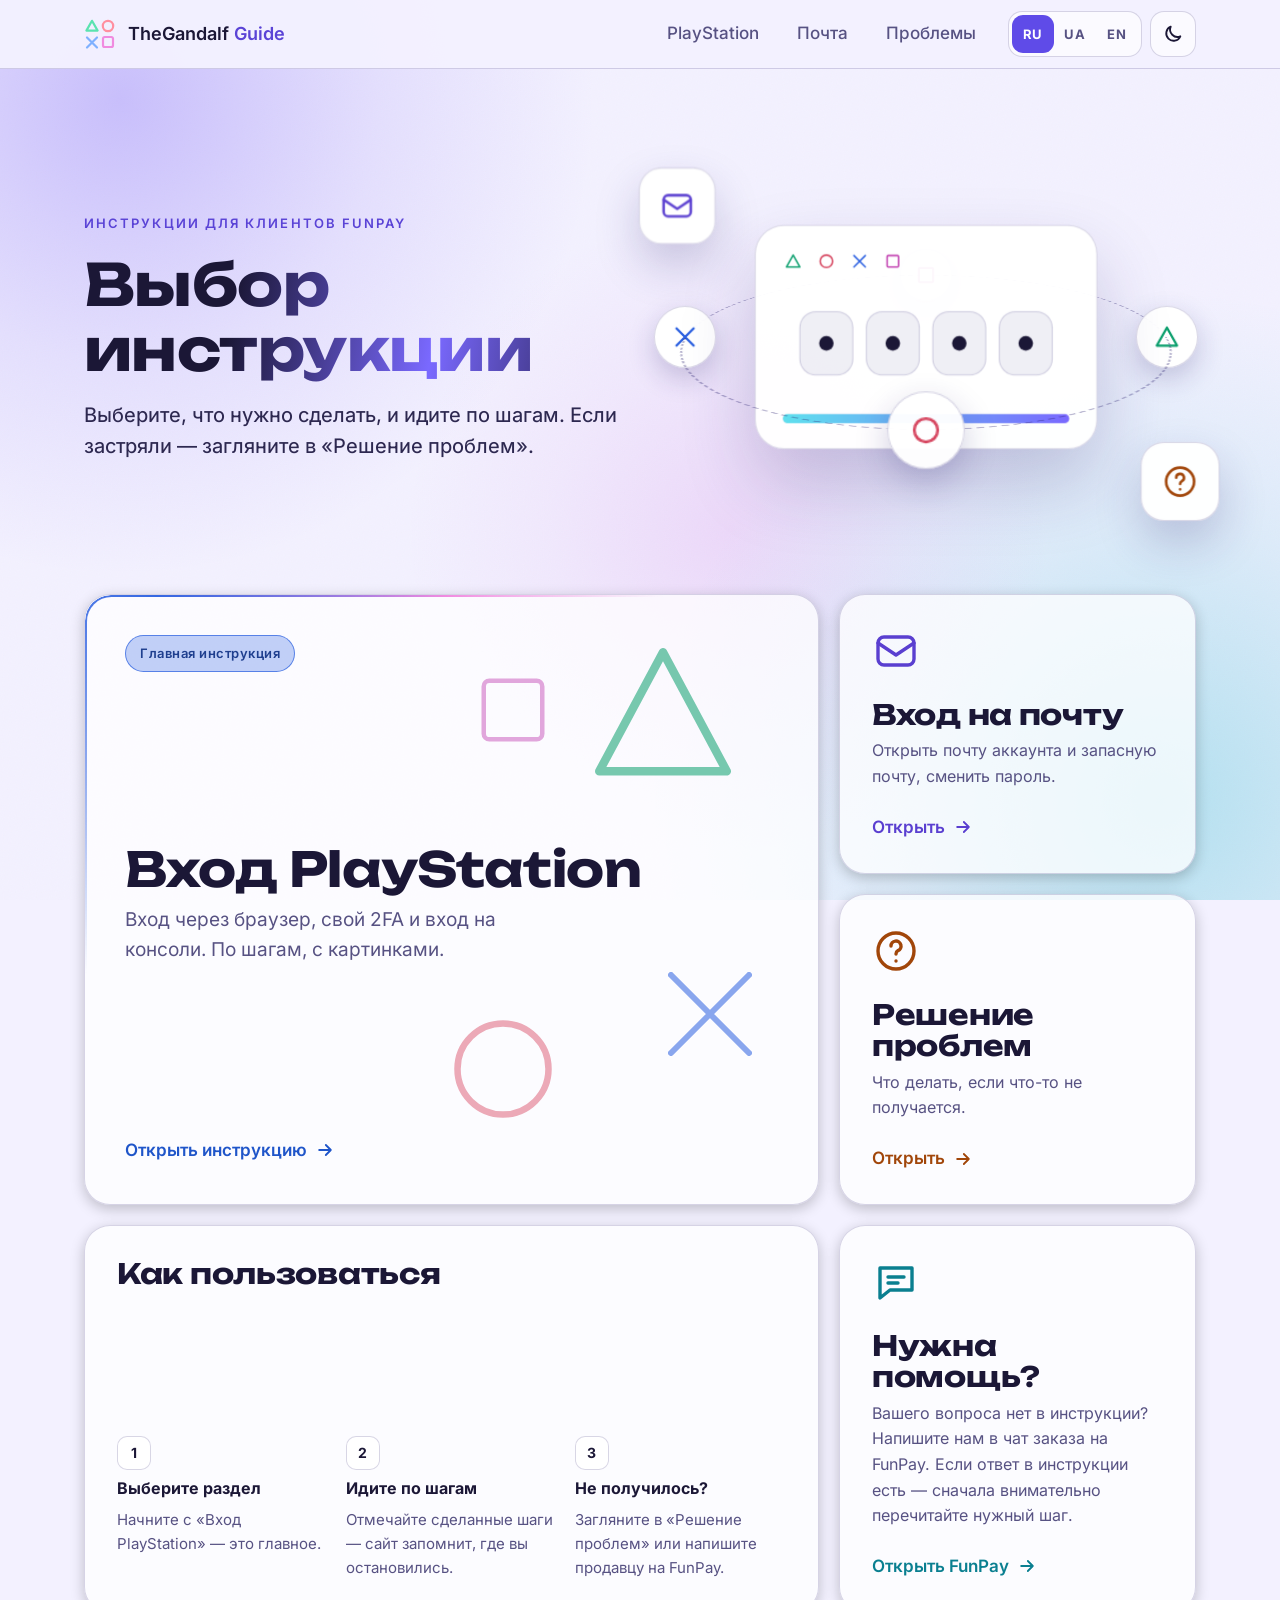
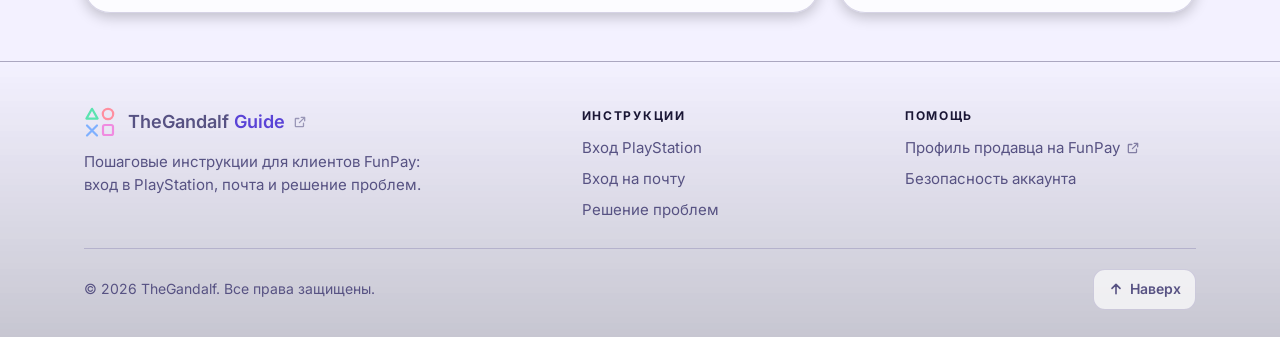
<file: index.html>
<!doctype html>
<html lang="ru" data-title="title.index">
<head>
<meta charset="utf-8">
<meta name="viewport" content="width=device-width, initial-scale=1">
<title>Выбор инструкции — TheGandalf Guide</title>
<meta name="description" content="Пошаговые инструкции для клиентов FunPay: вход в PlayStation, вход на почту и решение проблем.">
<meta name="theme-color" content="#0b0a1a">
<link rel="icon" href="favicon.svg" type="image/svg+xml">
<link rel="preload" href="assets/fonts/inter-cyrillic.woff2" as="font" type="font/woff2" crossorigin>
<link rel="preload" href="assets/fonts/inter-latin.woff2" as="font" type="font/woff2" crossorigin>
<link rel="preload" href="assets/fonts/unbounded-cyrillic.woff2" as="font" type="font/woff2" crossorigin>
<link rel="stylesheet" href="assets/css/index.css?v=9ec2806d">
<script>(function(){var d=document.documentElement;d.classList.add('js');var t=null;try{t=localStorage.getItem('gg:theme')}catch(e){}if(!t){t=(window.matchMedia&&matchMedia('(prefers-color-scheme: light)').matches)?'light':'dark'}d.setAttribute('data-theme',t)})()</script>
<script type="speculationrules">{"prerender":[{"where":{"and":[{"href_matches":"/*"},{"not":{"href_matches":"*thanks.html*"}},{"not":{"selector_matches":"[target=_blank]"}}]},"eagerness":"moderate"}]}</script>
<script data-lite>(function(){var d=document.documentElement,n=navigator,c=n.connection||{},l=null;try{l=localStorage.getItem("gg:lite")}catch(e){}if(l===null&&((n.deviceMemory&&n.deviceMemory<=2)||(n.hardwareConcurrency&&n.hardwareConcurrency<=2)||c.saveData||/2g/.test(c.effectiveType||"")))l="1";if(l==="1")d.classList.add("lite")})()</script>
</head>
<body class="">
<a class="skip" href="#main" data-i18n="skip">К содержимому</a>
<div class="bg" aria-hidden="true"><i></i><i></i><i></i></div>

<header class="site-header"><div class="container bar">
<a class="brand" href="index.html" aria-label="TheGandalf Guide — на главную" data-i18n-attr="aria-label:brand.aria"><svg viewBox="0 0 32 32" fill="none" stroke-width="2.2" stroke-linecap="round" stroke-linejoin="round" aria-hidden="true"><path d="M8 2.8 13.6 12.6H2.4Z" stroke="#5be3b0"/><circle cx="24" cy="8" r="5.2" stroke="#ff8fa0"/><path d="M3 19.5 13 29.5M13 19.5 3 29.5" stroke="#7fb0ff"/><rect x="19" y="19" width="10" height="10" rx="1.8" stroke="#f08be0"/></svg><span>TheGandalf <b>Guide</b></span></a>
<nav id="nav" class="nav" aria-label="Разделы" data-i18n-attr="aria-label:nav.aria"><a href="playstation.html" data-i18n="nav.ps">PlayStation</a><a href="email.html" data-i18n="nav.mail">Почта</a><a href="troubleshooting.html" data-i18n="nav.faq">Проблемы</a><div class="nav-tools"><div class="lang" role="group" aria-label="Язык" data-i18n-attr="aria-label:lang.aria"><button type="button" data-lang="ru" aria-pressed="true">RU</button><button type="button" data-lang="uk" aria-pressed="false">UA</button><button type="button" data-lang="en" aria-pressed="false">EN</button></div></div></nav>
<div class="tools"><div class="lang" role="group" aria-label="Язык" data-i18n-attr="aria-label:lang.aria"><button type="button" data-lang="ru" aria-pressed="true">RU</button><button type="button" data-lang="uk" aria-pressed="false">UA</button><button type="button" data-lang="en" aria-pressed="false">EN</button></div><button class="iconbtn themebtn" type="button" aria-label="Включить светлую тему"><svg class="sun" viewBox="0 0 24 24" fill="none" stroke="currentColor" stroke-width="2" stroke-linecap="round" stroke-linejoin="round" aria-hidden="true"><circle cx="12" cy="12" r="4"/><path d="M12 2v2M12 20v2M4.9 4.9l1.4 1.4M17.7 17.7l1.4 1.4M2 12h2M20 12h2M4.9 19.1l1.4-1.4M17.7 6.3l1.4-1.4"/></svg><svg class="moon" viewBox="0 0 24 24" fill="none" stroke="currentColor" stroke-width="2" stroke-linecap="round" stroke-linejoin="round" aria-hidden="true"><path d="M20 14.5A8 8 0 0 1 9.5 4 8 8 0 1 0 20 14.5Z"/></svg></button><button class="iconbtn burger" type="button" aria-expanded="false" aria-controls="nav" aria-label="Меню" data-i18n-attr="aria-label:menu"><svg viewBox="0 0 24 24" fill="none" stroke="currentColor" stroke-width="2.2" stroke-linecap="round" aria-hidden="true"><path d="M4 7h16M4 12h16M4 17h16"/></svg></button></div>
</div></header>
<main id="main" class="container">
<section class="hero-home reveal">
<div class="hero-text">
<p class="eyebrow" data-i18n="home.eyebrow">Инструкции для клиентов FunPay</p>
<h1 data-i18n="home.h1">Выбор инструкции</h1>
<p class="lead" data-i18n="home.lead">Выберите, что нужно сделать, и идите по шагам. Если застряли — загляните в «Решение проблем».</p>
</div>
<div class="pad-wrap" aria-hidden="true"><div class="stage" data-stage><div class="sway"><div class="scene" data-pad>
<div class="halo"></div><div class="core"></div>
<i class="pt" style="left:8%;top:18%;--z:40px;--d:0.0s"></i><i class="pt" style="left:22%;top:6%;--z:-60px;--d:0.8s"></i><i class="pt" style="left:40%;top:12%;--z:70px;--d:1.6s"></i><i class="pt" style="left:62%;top:5%;--z:-40px;--d:2.4s"></i><i class="pt" style="left:88%;top:16%;--z:60px;--d:0.4s"></i><i class="pt" style="left:94%;top:44%;--z:-50px;--d:1.2s"></i><i class="pt" style="left:84%;top:78%;--z:80px;--d:2.0s"></i><i class="pt" style="left:66%;top:92%;--z:-30px;--d:2.8s"></i><i class="pt" style="left:44%;top:90%;--z:50px;--d:0.6s"></i><i class="pt" style="left:20%;top:86%;--z:-70px;--d:1.4s"></i><i class="pt" style="left:4%;top:62%;--z:60px;--d:2.2s"></i><i class="pt" style="left:14%;top:40%;--z:-20px;--d:3.0s"></i><i class="pt" style="left:78%;top:30%;--z:30px;--d:1.0s"></i><i class="pt" style="left:52%;top:98%;--z:20px;--d:3.4s"></i>
<div class="ring"><div class="ringline"></div>
<div class="orb" style="--a:0deg"><div class="sym" style="color:var(--sg)"><svg viewBox="0 0 40 40" fill="none" stroke="currentColor" stroke-width="3" stroke-linecap="round" stroke-linejoin="round" aria-hidden="true"><path d="M20 8 33 31H7Z"/></svg></div></div>
<div class="orb" style="--a:90deg"><div class="sym" style="color:var(--sr)"><svg viewBox="0 0 40 40" fill="none" stroke="currentColor" stroke-width="3" stroke-linecap="round" stroke-linejoin="round" aria-hidden="true"><circle cx="20" cy="20" r="12"/></svg></div></div>
<div class="orb" style="--a:180deg"><div class="sym" style="color:var(--sb)"><svg viewBox="0 0 40 40" fill="none" stroke="currentColor" stroke-width="3" stroke-linecap="round" stroke-linejoin="round" aria-hidden="true"><path d="M9 9 31 31M31 9 9 31"/></svg></div></div>
<div class="orb" style="--a:270deg"><div class="sym" style="color:var(--sp)"><svg viewBox="0 0 40 40" fill="none" stroke="currentColor" stroke-width="3" stroke-linecap="round" stroke-linejoin="round" aria-hidden="true"><rect x="9" y="9" width="22" height="22" rx="2"/></svg></div></div>
</div>
<div class="panel">
<div class="pc">
<div class="prow"><span class="mi" style="color:var(--sg)"><svg viewBox="0 0 40 40" fill="none" stroke="currentColor" stroke-width="3" stroke-linecap="round" stroke-linejoin="round" aria-hidden="true"><path d="M20 8 33 31H7Z"/></svg></span><span class="mi" style="color:var(--sr)"><svg viewBox="0 0 40 40" fill="none" stroke="currentColor" stroke-width="3" stroke-linecap="round" stroke-linejoin="round" aria-hidden="true"><circle cx="20" cy="20" r="12"/></svg></span><span class="mi" style="color:var(--sb)"><svg viewBox="0 0 40 40" fill="none" stroke="currentColor" stroke-width="3" stroke-linecap="round" stroke-linejoin="round" aria-hidden="true"><path d="M9 9 31 31M31 9 9 31"/></svg></span><span class="mi" style="color:var(--sp)"><svg viewBox="0 0 40 40" fill="none" stroke="currentColor" stroke-width="3" stroke-linecap="round" stroke-linejoin="round" aria-hidden="true"><rect x="9" y="9" width="22" height="22" rx="2"/></svg></span></div>
<div class="digits"><b class="d d1"></b><b class="d d2"></b><b class="d d3"></b><b class="d d4"></b></div>
<div class="ptrack"><div class="pfill"></div></div>
</div>
<div class="pok"><svg viewBox="0 0 80 80"><circle class="rc" cx="40" cy="40" r="30"/><path class="chk" d="M26 41 36 51 55 30"/></svg></div>
</div>
<div class="fcard f1 c-mail"><svg class="icon-lg" viewBox="0 0 24 24" fill="none" stroke="currentColor" stroke-width="1.7" stroke-linecap="round" stroke-linejoin="round" aria-hidden="true"><rect x="3" y="5" width="18" height="14" rx="3"/><path d="m3 8 9 6 9-6"/></svg></div>
<div class="fcard f2 c-faq"><svg class="icon-lg" viewBox="0 0 24 24" fill="none" stroke="currentColor" stroke-width="1.7" stroke-linecap="round" stroke-linejoin="round" aria-hidden="true"><circle cx="12" cy="12" r="9"/><path d="M9.5 9.5a2.5 2.5 0 1 1 3.5 2.3c-.7.4-1 .9-1 1.7M12 17h.01"/></svg></div>
</div></div></div></div>
</section>
<section class="bento" aria-label="Разделы" data-i18n-attr="aria-label:nav.aria">
<a class="glass tile c-ps t-ps reveal" href="playstation.html" data-guide="playstation.html" data-total="17" data-pre="prep,terms"><i class="rim" aria-hidden="true"></i>
<div class="orbit" aria-hidden="true">
<i class="o1"><svg viewBox="0 0 40 40"><path d="M20 5 35 33H5Z"/></svg></i>
<i class="o2"><svg viewBox="0 0 40 40"><circle cx="20" cy="20" r="14"/></svg></i>
<i class="o3"><svg viewBox="0 0 40 40"><path d="M7 7 33 33M33 7 7 33"/></svg></i>
<i class="o4"><svg viewBox="0 0 40 40"><rect x="7" y="7" width="26" height="26" rx="2.5"/></svg></i>
</div>
<span class="tag" data-i18n="tag.main">Главная инструкция</span>
<div><h2 data-i18n="ps.name">Вход PlayStation</h2><p data-i18n="ps.desc">Вход через браузер, свой 2FA и вход на консоли. По шагам, с картинками.</p></div>
<ol class="tst" data-stages="1,7,12"><li><i>1</i><span data-i18n-html="ps.ph1">Вход в браузере</span></li><li><i>2</i><span data-i18n-html="ps.ph2">Свой 2FA</span></li><li><i>3</i><span data-i18n-html="home.st3">Вход на консоли</span></li></ol>
<div style="display:flex;flex-direction:column;gap:14px"><div class="mini" hidden><div class="track"><div class="fill"></div></div><span></span></div><span class="go"><span data-i18n="go.guide">Открыть инструкцию</span><svg width="20" height="20" viewBox="0 0 24 24" fill="none" stroke="currentColor" stroke-width="2.2" stroke-linecap="round" stroke-linejoin="round" aria-hidden="true"><path d="M5 12h14M13 6l6 6-6 6"/></svg></span></div>
</a>
<a class="glass tile c-mail reveal" href="email.html" data-guide="email.html" data-total="4">
<svg class="icon-lg" viewBox="0 0 24 24" fill="none" stroke="currentColor" stroke-width="1.7" stroke-linecap="round" stroke-linejoin="round" aria-hidden="true"><rect x="3" y="5" width="18" height="14" rx="3"/><path d="m3 8 9 6 9-6"/></svg>
<div><h3 data-i18n="mail.name">Вход на почту</h3><p data-i18n="mail.desc">Открыть почту аккаунта и запасную почту, сменить пароль.</p></div>
<div style="display:flex;flex-direction:column;gap:14px"><div class="mini" hidden><div class="track"><div class="fill"></div></div><span></span></div><span class="go"><span data-i18n="go.open">Открыть</span><svg width="20" height="20" viewBox="0 0 24 24" fill="none" stroke="currentColor" stroke-width="2.2" stroke-linecap="round" stroke-linejoin="round" aria-hidden="true"><path d="M5 12h14M13 6l6 6-6 6"/></svg></span></div>
</a>
<a class="glass tile c-faq reveal" href="troubleshooting.html">
<svg class="icon-lg" viewBox="0 0 24 24" fill="none" stroke="currentColor" stroke-width="1.7" stroke-linecap="round" stroke-linejoin="round" aria-hidden="true"><circle cx="12" cy="12" r="9"/><path d="M9.5 9.5a2.5 2.5 0 1 1 3.5 2.3c-.7.4-1 .9-1 1.7M12 17h.01"/></svg>
<div><h3 data-i18n="faq.name">Решение проблем</h3><p data-i18n="faq.desc">Что делать, если что-то не получается.</p></div>
<span class="go"><span data-i18n="go.open">Открыть</span><svg width="20" height="20" viewBox="0 0 24 24" fill="none" stroke="currentColor" stroke-width="2.2" stroke-linecap="round" stroke-linejoin="round" aria-hidden="true"><path d="M5 12h14M13 6l6 6-6 6"/></svg></span>
</a>
<div class="glass tile t-how reveal">
<h3 data-i18n="how.title">Как пользоваться</h3>
<ol class="how">
<li><b data-i18n="how.1.t">Выберите раздел</b><span data-i18n="how.1.d">Начните с «Вход PlayStation» — это главное.</span></li>
<li><b data-i18n="how.2.t">Идите по шагам</b><span data-i18n="how.2.d">Отмечайте сделанные шаги — сайт запомнит, где вы остановились.</span></li>
<li><b data-i18n="how.3.t">Не получилось?</b><span data-i18n="how.3.d">Загляните в «Решение проблем» или напишите продавцу на FunPay.</span></li>
</ol>
</div>
<a class="glass tile c-help reveal" href="https://funpay.com/users/2218130/" rel="noopener">
<svg class="icon-lg" viewBox="0 0 24 24" fill="none" stroke="currentColor" stroke-width="1.7" stroke-linecap="round" stroke-linejoin="round" aria-hidden="true"><path d="M4 5h16v11H9l-5 4Z"/><path d="M8 9.5h8M8 12.5h5"/></svg>
<div><h3 data-i18n="help.name">Нужна помощь?</h3><p data-i18n="help.desc">Вашего вопроса нет в инструкции? Напишите нам в чат заказа на FunPay. Если ответ в инструкции есть — сначала внимательно перечитайте нужный шаг.</p></div>
<span class="go"><span data-i18n="go.funpay">Открыть FunPay</span><svg width="20" height="20" viewBox="0 0 24 24" fill="none" stroke="currentColor" stroke-width="2.2" stroke-linecap="round" stroke-linejoin="round" aria-hidden="true"><path d="M5 12h14M13 6l6 6-6 6"/></svg></span>
</a>
</section>
</main>
<footer class="footer"><div class="container">
<div class="ft-top"><div class="ft-brand"><a class="brand ft-logo" href="https://funpay.com/users/2218130/" target="_blank" rel="noopener" title="Профиль продавца на FunPay" data-i18n-attr="title:foot.seller"><svg viewBox="0 0 32 32" fill="none" stroke-width="2.2" stroke-linecap="round" stroke-linejoin="round" aria-hidden="true"><path d="M8 2.8 13.6 12.6H2.4Z" stroke="#5be3b0"/><circle cx="24" cy="8" r="5.2" stroke="#ff8fa0"/><path d="M3 19.5 13 29.5M13 19.5 3 29.5" stroke="#7fb0ff"/><rect x="19" y="19" width="10" height="10" rx="1.8" stroke="#f08be0"/></svg><span>TheGandalf <b>Guide</b></span><svg width="18" height="18" viewBox="0 0 24 24" fill="none" stroke="currentColor" stroke-width="2.2" stroke-linecap="round" stroke-linejoin="round" aria-hidden="true"><path d="M14 4h6v6M20 4l-9 9M18 14v5a1 1 0 0 1-1 1H5a1 1 0 0 1-1-1V7a1 1 0 0 1 1-1h5"/></svg></a><p data-i18n-html="foot.about">Пошаговые инструкции для клиентов FunPay: вход в PlayStation, почта и решение проблем.</p></div><nav class="ft-col" aria-label="Инструкции" data-i18n-attr="aria-label:foot.guides"><b data-i18n-html="foot.guides">Инструкции</b><a href="playstation.html"><span data-i18n="ps.name">Вход PlayStation</span></a><a href="email.html"><span data-i18n="mail.name">Вход на почту</span></a><a href="troubleshooting.html"><span data-i18n="faq.name">Решение проблем</span></a></nav><div class="ft-col"><b data-i18n-html="foot.help">Помощь</b><a href="https://funpay.com/users/2218130/" target="_blank" rel="noopener"><span data-i18n="foot.seller">Профиль продавца на FunPay</span><svg width="18" height="18" viewBox="0 0 24 24" fill="none" stroke="currentColor" stroke-width="2.2" stroke-linecap="round" stroke-linejoin="round" aria-hidden="true"><path d="M14 4h6v6M20 4l-9 9M18 14v5a1 1 0 0 1-1 1H5a1 1 0 0 1-1-1V7a1 1 0 0 1 1-1h5"/></svg></a><a href="troubleshooting.html#faq-g-sec"><span data-i18n="foot.sec">Безопасность аккаунта</span></a></div></div>
<div class="ft-bottom"><span data-i18n-html="foot.copy">© 2026 TheGandalf. Все права защищены.</span><a class="ft-up" href="#main"><svg width="16" height="16" viewBox="0 0 24 24" fill="none" stroke="currentColor" stroke-width="2.4" stroke-linecap="round" stroke-linejoin="round" aria-hidden="true"><path d="M12 19V5M6 11l6-6 6 6"/></svg><span data-i18n="foot.up">Наверх</span></a></div>
</div></footer>
<script data-l10n>window.GG_L10N={"uk":"assets/lang/index.uk.js?v=ba8133b3","en":"assets/lang/index.en.js?v=fdba4448"};(function(){var l=null;try{l=localStorage.getItem("gg:lang")}catch(e){}var u=window.GG_L10N[l];if(u)document.write('<script src="'+u+'" defer><\/script>')})()</script>
<script src="assets/lang/index.ru.js?v=450df652" defer></script>
<script src="assets/app.js?v=c285a36e" defer></script>
</body>
</html>
</file>
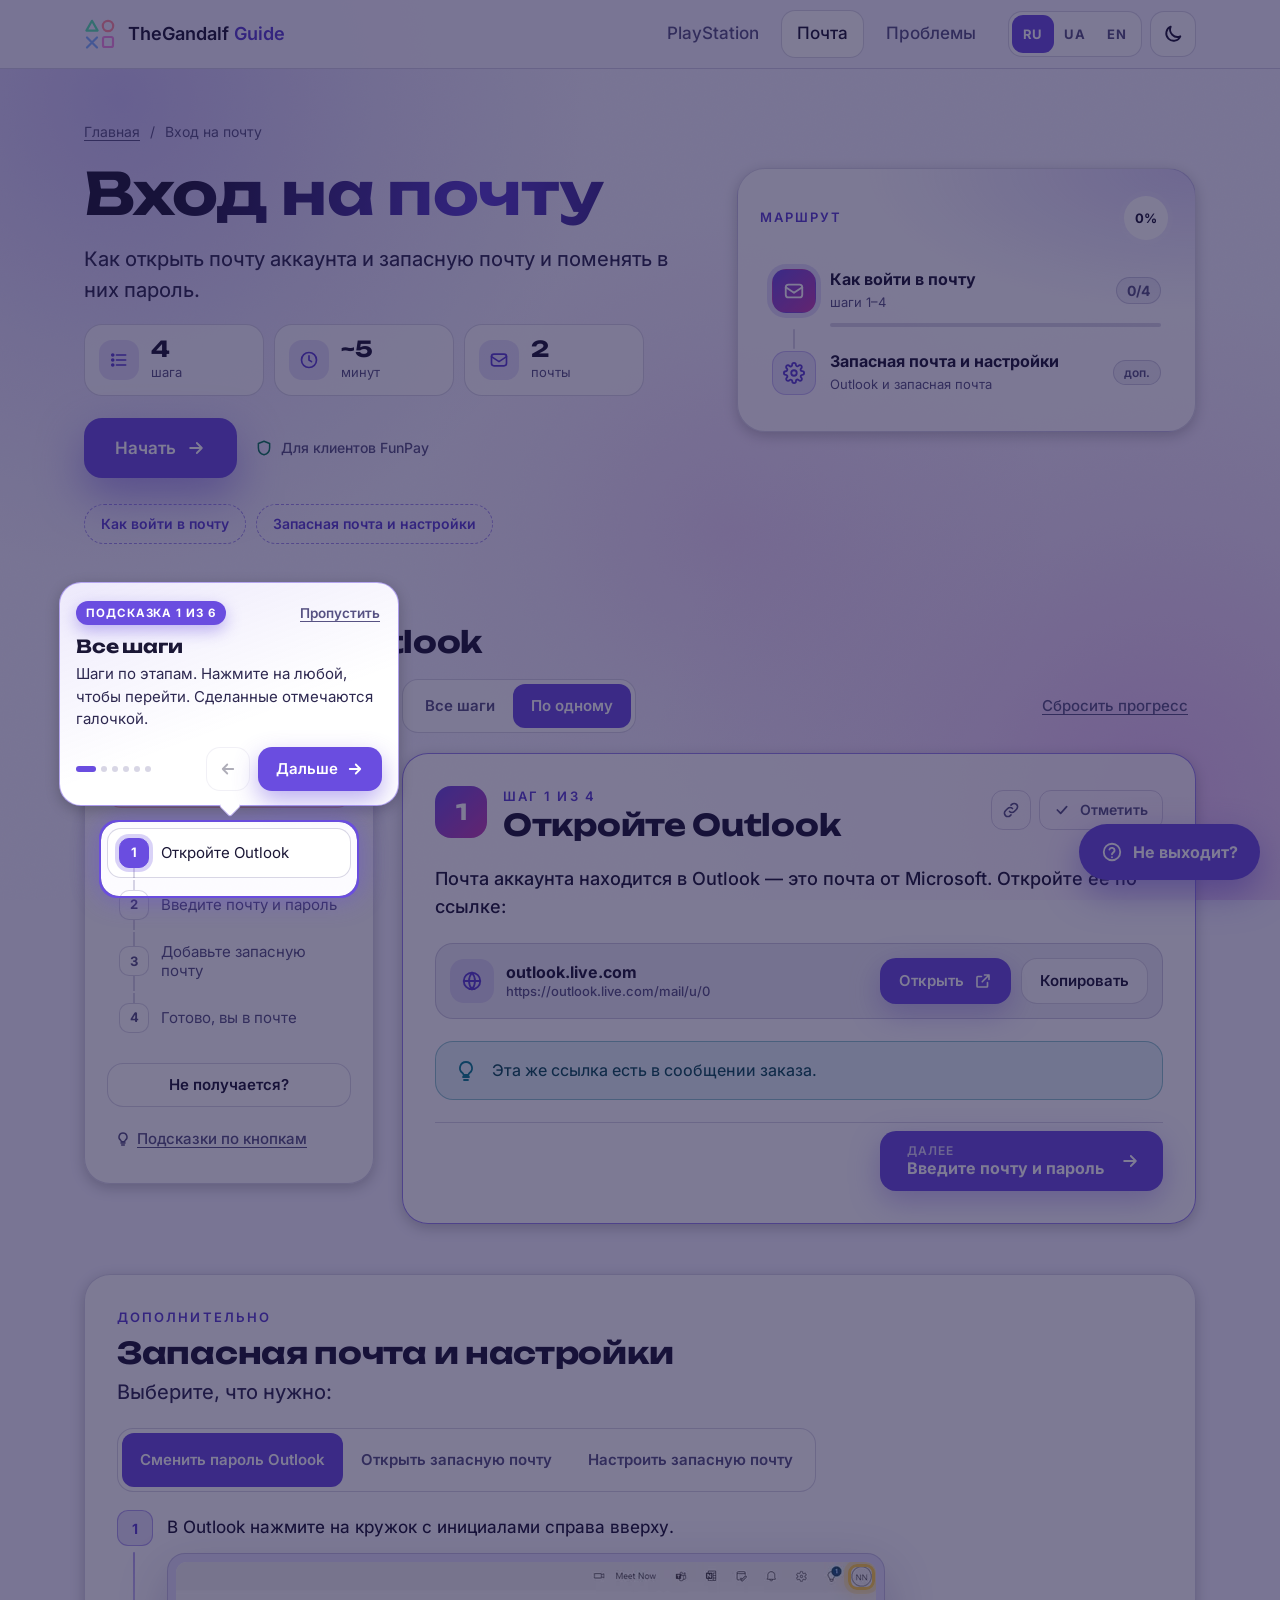
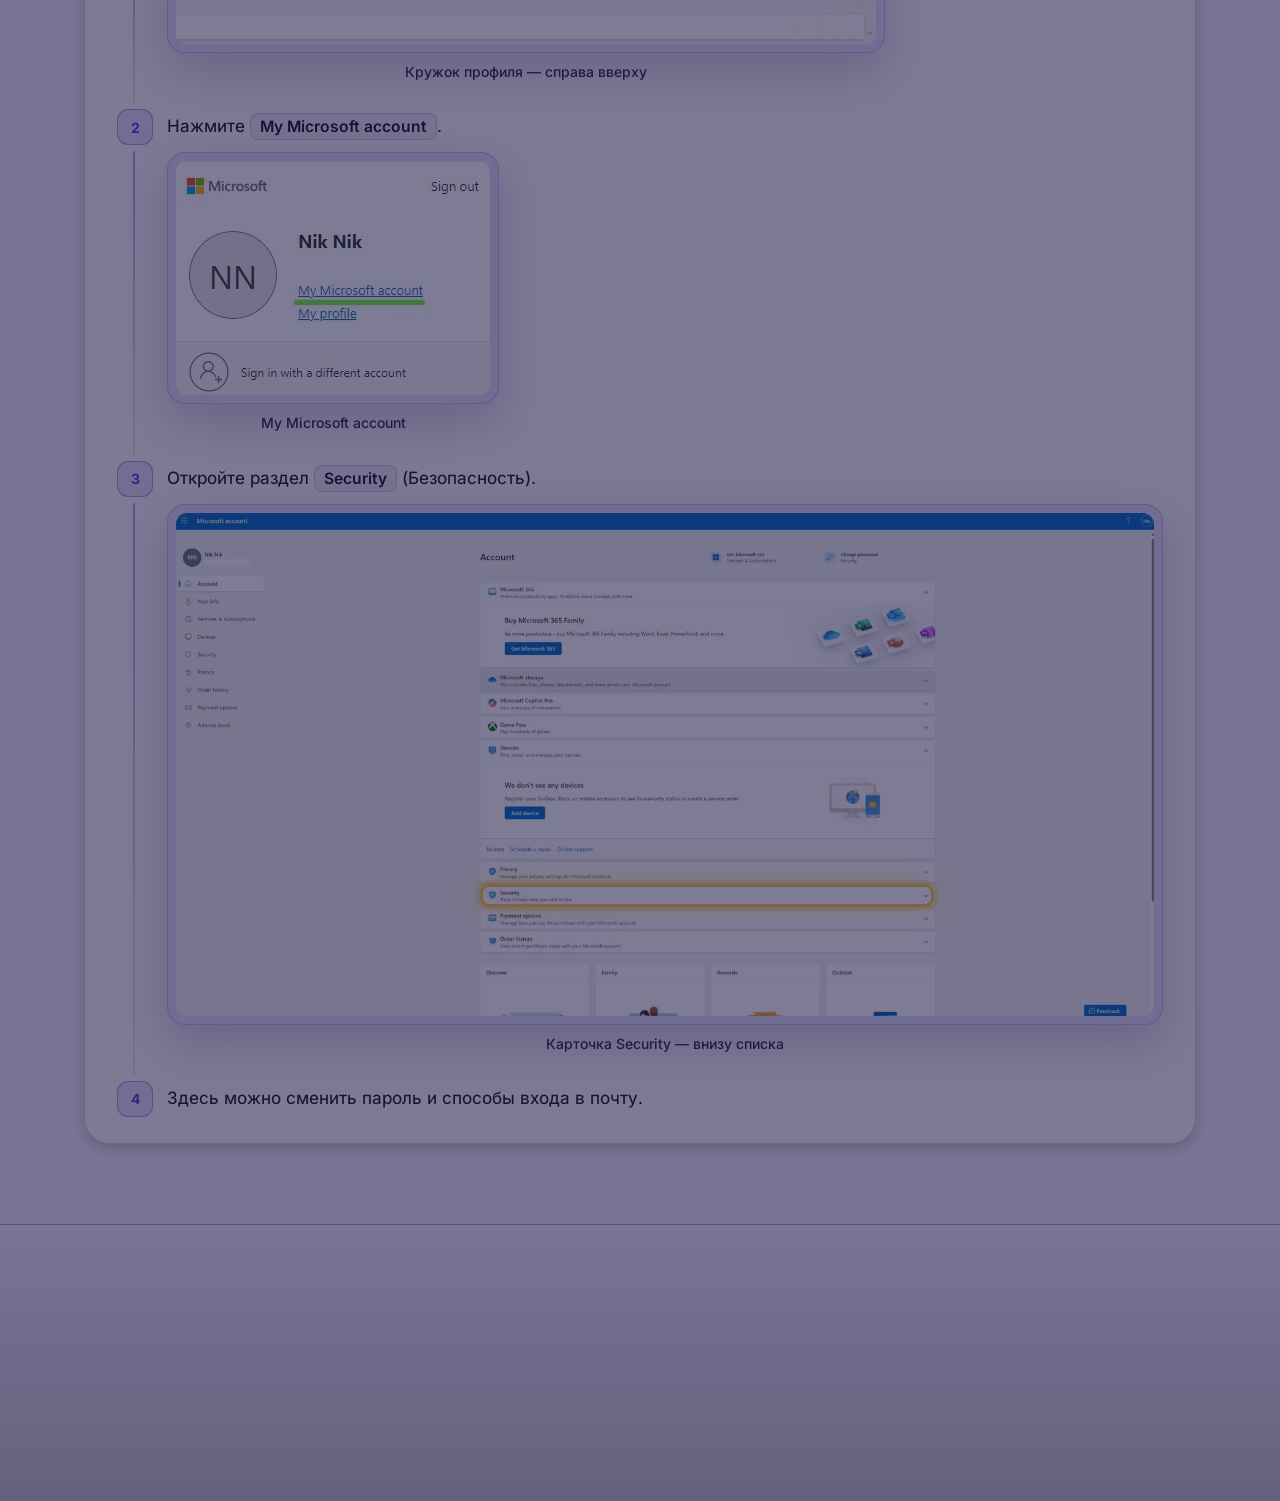
<file: email.html>
<!doctype html>
<html lang="ru" data-title="title.mail">
<head>
<meta charset="utf-8">
<meta name="viewport" content="width=device-width, initial-scale=1">
<title>Вход на почту — TheGandalf Guide</title>
<meta name="description" content="Вход на почту: пошаговая инструкция для клиентов FunPay.">
<meta name="theme-color" content="#0b0a1a">
<link rel="icon" href="favicon.svg" type="image/svg+xml">
<link rel="preload" href="assets/fonts/inter-cyrillic.woff2" as="font" type="font/woff2" crossorigin>
<link rel="preload" href="assets/fonts/inter-latin.woff2" as="font" type="font/woff2" crossorigin>
<link rel="preload" href="assets/fonts/unbounded-cyrillic.woff2" as="font" type="font/woff2" crossorigin>
<link rel="stylesheet" href="assets/css/email.css?v=033889ca">
<script>(function(){var d=document.documentElement;d.classList.add('js');var t=null;try{t=localStorage.getItem('gg:theme')}catch(e){}if(!t){t=(window.matchMedia&&matchMedia('(prefers-color-scheme: light)').matches)?'light':'dark'}d.setAttribute('data-theme',t)})()</script>
<script type="speculationrules">{"prerender":[{"where":{"and":[{"href_matches":"/*"},{"not":{"href_matches":"*thanks.html*"}},{"not":{"selector_matches":"[target=_blank]"}}]},"eagerness":"moderate"}]}</script>
<script data-lite>(function(){var d=document.documentElement,n=navigator,c=n.connection||{},l=null;try{l=localStorage.getItem("gg:lite")}catch(e){}if(l===null&&((n.deviceMemory&&n.deviceMemory<=2)||(n.hardwareConcurrency&&n.hardwareConcurrency<=2)||c.saveData||/2g/.test(c.effectiveType||"")))l="1";if(l==="1")d.classList.add("lite")})()</script>
<script>(function(){var h=location.hash.slice(1);if(h&&/^(step-\d+|phase-\d+|prep|terms|steps)$/.test(h)&&window.matchMedia&&matchMedia("(max-width: 760px)").matches)document.documentElement.classList.add("boot-panel")})()</script>
</head>
<body class="s-mail">
<a class="skip" href="#main" data-i18n="skip">К содержимому</a>
<div class="bg" aria-hidden="true"><i></i><i></i><i></i></div>
<div id="readbar" aria-hidden="true"></div>
<header class="site-header"><div class="container bar">
<a class="brand" href="index.html" aria-label="TheGandalf Guide — на главную" data-i18n-attr="aria-label:brand.aria"><svg viewBox="0 0 32 32" fill="none" stroke-width="2.2" stroke-linecap="round" stroke-linejoin="round" aria-hidden="true"><path d="M8 2.8 13.6 12.6H2.4Z" stroke="#5be3b0"/><circle cx="24" cy="8" r="5.2" stroke="#ff8fa0"/><path d="M3 19.5 13 29.5M13 19.5 3 29.5" stroke="#7fb0ff"/><rect x="19" y="19" width="10" height="10" rx="1.8" stroke="#f08be0"/></svg><span>TheGandalf <b>Guide</b></span></a>
<nav id="nav" class="nav" aria-label="Разделы" data-i18n-attr="aria-label:nav.aria"><a href="playstation.html" data-i18n="nav.ps">PlayStation</a><a href="email.html" aria-current="page" data-i18n="nav.mail">Почта</a><a href="troubleshooting.html" data-i18n="nav.faq">Проблемы</a><div class="nav-tools"><div class="lang" role="group" aria-label="Язык" data-i18n-attr="aria-label:lang.aria"><button type="button" data-lang="ru" aria-pressed="true">RU</button><button type="button" data-lang="uk" aria-pressed="false">UA</button><button type="button" data-lang="en" aria-pressed="false">EN</button></div></div></nav>
<div class="tools"><div class="lang" role="group" aria-label="Язык" data-i18n-attr="aria-label:lang.aria"><button type="button" data-lang="ru" aria-pressed="true">RU</button><button type="button" data-lang="uk" aria-pressed="false">UA</button><button type="button" data-lang="en" aria-pressed="false">EN</button></div><button class="iconbtn themebtn" type="button" aria-label="Включить светлую тему"><svg class="sun" viewBox="0 0 24 24" fill="none" stroke="currentColor" stroke-width="2" stroke-linecap="round" stroke-linejoin="round" aria-hidden="true"><circle cx="12" cy="12" r="4"/><path d="M12 2v2M12 20v2M4.9 4.9l1.4 1.4M17.7 17.7l1.4 1.4M2 12h2M20 12h2M4.9 19.1l1.4-1.4M17.7 6.3l1.4-1.4"/></svg><svg class="moon" viewBox="0 0 24 24" fill="none" stroke="currentColor" stroke-width="2" stroke-linecap="round" stroke-linejoin="round" aria-hidden="true"><path d="M20 14.5A8 8 0 0 1 9.5 4 8 8 0 1 0 20 14.5Z"/></svg></button><button class="iconbtn burger" type="button" aria-expanded="false" aria-controls="nav" aria-label="Меню" data-i18n-attr="aria-label:menu"><svg viewBox="0 0 24 24" fill="none" stroke="currentColor" stroke-width="2.2" stroke-linecap="round" aria-hidden="true"><path d="M4 7h16M4 12h16M4 17h16"/></svg></button></div>
</div></header>
<main id="main" class="container">
<section class="hero ghero reveal"><div class="ghero-grid"><div class="ghero-main"><nav class="crumbs" aria-label="Навигация" data-i18n-attr="aria-label:crumb.aria"><a href="index.html" data-i18n="crumb.home">Главная</a><span aria-hidden="true">/</span><span aria-current="page" data-i18n="mail.name">Вход на почту</span></nav><h1 data-i18n="mail.name">Вход на почту</h1><p class="lead" data-i18n="g.mail.lead">Как открыть почту аккаунта и запасную почту и поменять в них пароль.</p><div class="stats"><div class="stat"><span class="stat-i"><svg viewBox="0 0 24 24" fill="none" stroke="currentColor" stroke-width="2" stroke-linecap="round" stroke-linejoin="round" aria-hidden="true"><path d="M9 6h11M9 12h11M9 18h11"/><circle cx="4.5" cy="6" r="1.2"/><circle cx="4.5" cy="12" r="1.2"/><circle cx="4.5" cy="18" r="1.2"/></svg></span><div><b>4</b><small data-i18n-html="stat.steps4">шага</small></div></div><div class="stat"><span class="stat-i"><svg viewBox="0 0 24 24" fill="none" stroke="currentColor" stroke-width="2" stroke-linecap="round" stroke-linejoin="round" aria-hidden="true"><circle cx="12" cy="12" r="9"/><path d="M12 7v5l3 2"/></svg></span><div><b>~5</b><small data-i18n-html="stat.min">минут</small></div></div><div class="stat"><span class="stat-i"><svg viewBox="0 0 24 24" fill="none" stroke="currentColor" stroke-width="2" stroke-linecap="round" stroke-linejoin="round" aria-hidden="true"><rect x="3" y="5" width="18" height="14" rx="3"/><path d="m3 8 9 6 9-6"/></svg></span><div><b>2</b><small data-i18n-html="stat.inbox">почты</small></div></div></div><div class="ghero-cta"><a class="btn btn-lg hero-cta" href="#step-1" data-hero-cta><span data-hero-cta-t>Начать</span><svg width="20" height="20" viewBox="0 0 24 24" fill="none" stroke="currentColor" stroke-width="2.2" stroke-linecap="round" stroke-linejoin="round" aria-hidden="true"><path d="M5 12h14M13 6l6 6-6 6"/></svg></a><span class="hero-for"><svg viewBox="0 0 24 24" fill="none" stroke="currentColor" stroke-width="2" stroke-linecap="round" stroke-linejoin="round" aria-hidden="true"><path d="M12 3 4.5 6v5.5c0 4.6 3.1 8.3 7.5 9.5 4.4-1.2 7.5-4.9 7.5-9.5V6Z"/></svg><span data-i18n="chip.for">Для клиентов FunPay</span></span></div></div><aside class="glass route" aria-labelledby="route-h"><div class="route-top"><p class="eyebrow" id="route-h" data-i18n-html="route.h">Маршрут</p><span class="route-ring" data-route-ring style="--p:0"><b>0%</b></span></div><ol class="route-list"><li class="route-item" data-a="1" data-b="4"><a href="#steps"><span class="ri-ico"><svg viewBox="0 0 24 24" fill="none" stroke="currentColor" stroke-width="2" stroke-linecap="round" stroke-linejoin="round" aria-hidden="true"><rect x="3" y="5" width="18" height="14" rx="3"/><path d="m3 8 9 6 9-6"/></svg></span><span class="ri-t" data-i18n-html="mail.j1">Как войти в почту</span><span class="ri-s" data-i18n="route.steps" data-a="1" data-b="4">шаги 1–4</span><span class="ri-n">0/4</span><span class="ri-bar"><i></i></span></a></li><li class="route-item"><a href="#more"><span class="ri-ico"><svg viewBox="0 0 24 24" fill="none" stroke="currentColor" stroke-width="2" stroke-linecap="round" stroke-linejoin="round" aria-hidden="true"><circle cx="12" cy="12" r="3"/><path d="M19.4 15a1.7 1.7 0 0 0 .3 1.8l.1.1a2 2 0 1 1-2.8 2.8l-.1-.1a1.7 1.7 0 0 0-1.8-.3 1.7 1.7 0 0 0-1 1.5V21a2 2 0 1 1-4 0v-.1a1.7 1.7 0 0 0-1.1-1.5 1.7 1.7 0 0 0-1.8.3l-.1.1a2 2 0 1 1-2.8-2.8l.1-.1a1.7 1.7 0 0 0 .3-1.8 1.7 1.7 0 0 0-1.5-1H3a2 2 0 1 1 0-4h.1a1.7 1.7 0 0 0 1.5-1.1 1.7 1.7 0 0 0-.3-1.8l-.1-.1a2 2 0 1 1 2.8-2.8l.1.1a1.7 1.7 0 0 0 1.8.3H9a1.7 1.7 0 0 0 1-1.5V3a2 2 0 1 1 4 0v.1a1.7 1.7 0 0 0 1 1.5 1.7 1.7 0 0 0 1.8-.3l.1-.1a2 2 0 1 1 2.8 2.8l-.1.1a1.7 1.7 0 0 0-.3 1.8V9a1.7 1.7 0 0 0 1.5 1H21a2 2 0 1 1 0 4h-.1a1.7 1.7 0 0 0-1.5 1Z"/></svg></span><span class="ri-t" data-i18n-html="mail.j2">Запасная почта и настройки</span><span class="ri-s" data-i18n-html="route.more">Outlook и запасная почта</span><span class="ri-n ri-x" data-i18n="route.extra">доп.</span></a></li></ol></aside></div><ul class="chips jumps"><li><a href="#steps" data-i18n-html="mail.j1">Как войти в почту</a></li><li><a href="#more" data-i18n-html="mail.j2">Запасная почта и настройки</a></li></ul></section>
<section class="mhub" aria-label="Разделы" data-i18n-attr="aria-label:nav.aria"><div class="mh-card"><div class="mh-top"><span class="route-ring mh-ring" data-route-ring style="--p:0"><b>0%</b></span><div class="mh-now"><small data-hub-n>Шаг 1 из 4</small><b data-hub-t>Откройте Outlook</b></div></div><a class="btn btn-lg mh-go" href="#step-1" data-hero-cta><span data-hero-cta-t>Начать</span><svg width="20" height="20" viewBox="0 0 24 24" fill="none" stroke="currentColor" stroke-width="2.2" stroke-linecap="round" stroke-linejoin="round" aria-hidden="true"><path d="M5 12h14M13 6l6 6-6 6"/></svg></a></div><p class="mh-label" data-i18n-html="mh.more">Дополнительно</p><ul class="mh-list"><li class="mh-li"><a class="mh-row" href="#more"><span class="mh-ico"><svg viewBox="0 0 24 24" fill="none" stroke="currentColor" stroke-width="2" stroke-linecap="round" stroke-linejoin="round" aria-hidden="true"><circle cx="12" cy="12" r="3"/><path d="M19.4 15a1.7 1.7 0 0 0 .3 1.8l.1.1a2 2 0 1 1-2.8 2.8l-.1-.1a1.7 1.7 0 0 0-1.8-.3 1.7 1.7 0 0 0-1 1.5V21a2 2 0 1 1-4 0v-.1a1.7 1.7 0 0 0-1.1-1.5 1.7 1.7 0 0 0-1.8.3l-.1.1a2 2 0 1 1-2.8-2.8l.1-.1a1.7 1.7 0 0 0 .3-1.8 1.7 1.7 0 0 0-1.5-1H3a2 2 0 1 1 0-4h.1a1.7 1.7 0 0 0 1.5-1.1 1.7 1.7 0 0 0-.3-1.8l-.1-.1a2 2 0 1 1 2.8-2.8l.1.1a1.7 1.7 0 0 0 1.8.3H9a1.7 1.7 0 0 0 1-1.5V3a2 2 0 1 1 4 0v.1a1.7 1.7 0 0 0 1 1.5 1.7 1.7 0 0 0 1.8-.3l.1-.1a2 2 0 1 1 2.8 2.8l-.1.1a1.7 1.7 0 0 0-.3 1.8V9a1.7 1.7 0 0 0 1.5 1H21a2 2 0 1 1 0 4h-.1a1.7 1.7 0 0 0-1.5 1Z"/></svg></span><span class="mh-txt"><b data-i18n-html="mail.more.h">Запасная почта и настройки</b><small data-i18n-html="mh.more.s">Сменить пароль, открыть запасную почту</small></span><svg class="mh-chev" viewBox="0 0 24 24" fill="none" stroke="currentColor" stroke-width="2.2" stroke-linecap="round" stroke-linejoin="round" aria-hidden="true"><path d="m9 6 6 6-6 6"/></svg></a></li></ul><ul class="mh-list mh-helpl"><li class="mh-li"><a class="mh-row" href="troubleshooting.html"><span class="mh-ico"><svg viewBox="0 0 24 24" fill="none" stroke="currentColor" stroke-width="2" stroke-linecap="round" stroke-linejoin="round" aria-hidden="true"><circle cx="12" cy="12" r="9"/><path d="M9.2 9.3a2.9 2.9 0 0 1 5.6 1c0 2-2.8 2.4-2.8 4.2"/><path d="M12 17.7h.01"/></svg></span><span class="mh-txt"><b data-i18n-html="mh.help">Не получается?</b><small data-i18n-html="mh.help.s">Ответы на частые вопросы</small></span><svg class="mh-chev" viewBox="0 0 24 24" fill="none" stroke="currentColor" stroke-width="2.2" stroke-linecap="round" stroke-linejoin="round" aria-hidden="true"><path d="m9 6 6 6-6 6"/></svg></a></li></ul><p class="mh-label" data-i18n-html="mh.steps">Шаги</p><ul class="mh-list"><li class="mh-li mh-stage" data-a="1" data-b="4" style="--p:0"><a class="mh-row" href="#steps"><span class="mh-ico"><svg viewBox="0 0 24 24" fill="none" stroke="currentColor" stroke-width="2" stroke-linecap="round" stroke-linejoin="round" aria-hidden="true"><rect x="3" y="5" width="18" height="14" rx="3"/><path d="m3 8 9 6 9-6"/></svg></span><span class="mh-txt"><b data-i18n-html="mail.j1">Как войти в почту</b><small data-i18n="route.steps" data-a="1" data-b="4">шаги 1–4</small></span><span class="mh-n">0/4</span><svg class="mh-chev" viewBox="0 0 24 24" fill="none" stroke="currentColor" stroke-width="2.2" stroke-linecap="round" stroke-linejoin="round" aria-hidden="true"><path d="m9 6 6 6-6 6"/></svg><span class="mh-bar"><i></i></span></a></li></ul></section>
<div id="steps" class="steps-anchor"><div class="sec-head"><p class="eyebrow" data-i18n-html="c.steps.eye">Пошагово</p><h2 data-i18n-html="mail.steps.h">Вход в почту Outlook</h2></div></div>
<div class="guide single" id="guide" data-key="email.html" data-panel>
<div class="mbar"><button class="mbar-back" type="button" data-panel-close aria-label="Назад" data-i18n-attr="aria-label:btn.prev"><svg width="18" height="18" viewBox="0 0 24 24" fill="none" stroke="currentColor" stroke-width="2.2" stroke-linecap="round" stroke-linejoin="round" aria-hidden="true"><path d="M19 12H5M11 6l-6 6 6 6"/></svg></button><button class="mbar-main" type="button" data-mbar aria-expanded="false" aria-controls="side-mail"><span class="mbar-ico"><svg viewBox="0 0 24 24" fill="none" stroke="currentColor" stroke-width="2.2" stroke-linecap="round" stroke-linejoin="round" aria-hidden="true"><path d="M9 6h11M9 12h11M9 18h11M4.5 6h.01M4.5 12h.01M4.5 18h.01"/></svg></span><span class="mbar-txt"><small data-mbar-n></small><b data-mbar-t></b></span><span class="mbar-pct" data-progress-text></span><span class="track"><span class="fill" data-progress-bar></span></span></button><button class="mbar-help" type="button" data-help aria-label="Не выходит? Подсказки к этому шагу" title="Не выходит? Подсказки к этому шагу" data-i18n-attr="aria-label:m.help;title:m.help"><svg viewBox="0 0 24 24" fill="none" stroke="currentColor" stroke-width="2" stroke-linecap="round" stroke-linejoin="round" aria-hidden="true"><circle cx="12" cy="12" r="9"/><path d="M9.2 9.3a2.9 2.9 0 0 1 5.6 1c0 2-2.8 2.4-2.8 4.2"/><path d="M12 17.7h.01"/></svg></button><button class="mbar-set" type="button" data-setp aria-expanded="false" aria-controls="setp-mail" aria-label="Настройки" data-i18n-attr="aria-label:set.title"><span class="aa" aria-hidden="true"><b>A</b><i>a</i></span></button><div class="setp" id="setp-mail" hidden><div class="setp-row"><span class="setp-l" data-i18n-html="set.theme">Тема</span><div class="seg"><button type="button" data-th="light" aria-pressed="false"><svg viewBox="0 0 24 24" fill="none" stroke="currentColor" stroke-width="2" stroke-linecap="round" stroke-linejoin="round" aria-hidden="true"><circle cx="12" cy="12" r="4"/><path d="M12 2v2M12 20v2M4.9 4.9l1.4 1.4M17.7 17.7l1.4 1.4M2 12h2M20 12h2M4.9 19.1l1.4-1.4M17.7 6.3l1.4-1.4"/></svg><span data-i18n-html="set.light">Светлая</span></button><button type="button" data-th="dark" aria-pressed="false"><svg viewBox="0 0 24 24" fill="none" stroke="currentColor" stroke-width="2" stroke-linecap="round" stroke-linejoin="round" aria-hidden="true"><path d="M20 14.5A8 8 0 0 1 9.5 4 8 8 0 1 0 20 14.5Z"/></svg><span data-i18n-html="set.dark">Тёмная</span></button></div></div><div class="setp-row"><span class="setp-l" data-i18n-html="set.lang">Язык</span><div class="seg"><button type="button" data-lang="ru" aria-pressed="true">RU</button><button type="button" data-lang="uk" aria-pressed="false">UA</button><button type="button" data-lang="en" aria-pressed="false">EN</button></div></div><div class="setp-row"><span class="setp-l" data-i18n-html="side.mode">Как показывать шаги</span><div class="seg"><button class="modebtn" type="button" data-mode="one" aria-pressed="true" data-i18n="tb.one">По одному</button><button class="modebtn" type="button" data-mode="all" aria-pressed="false" data-i18n="tb.all">Все шаги</button></div></div><div class="setp-row"><span class="setp-l" data-i18n-html="rs.title">Статус чтения</span><div class="rs-card" data-readstat><span class="rs-ring"><b data-rs-n>0</b></span><span class="rs-txt"><b data-rs-t>Прочитано мало</b><small data-rs-d></small></span></div><p class="rs-hint" data-i18n-html="rs.hint">Страница засчитывается, если открыта хотя бы 10 секунд.</p></div><button class="setp-start" type="button" data-go-start><svg viewBox="0 0 24 24" fill="none" stroke="currentColor" stroke-width="2.2" stroke-linecap="round" stroke-linejoin="round" aria-hidden="true"><path d="M3 12a9 9 0 1 0 3-6.7"/><path d="M3 4v5h5"/></svg><span data-i18n="set.start">В начало инструкции</span></button><button class="setp-start setp-tour" type="button" data-tour><svg viewBox="0 0 24 24" fill="none" stroke="currentColor" stroke-width="2.2" stroke-linecap="round" stroke-linejoin="round" aria-hidden="true"><path d="M9 18h6M10 21h4"/><path d="M12 3a6 6 0 0 0-3.6 10.8c.6.5 1 1.2 1 2V16h5.2v-.2c0-.8.4-1.5 1-2A6 6 0 0 0 12 3Z"/></svg><span data-i18n="tour.again">Подсказки по кнопкам</span></button></div></div>
<div class="side-back" data-side-close aria-hidden="true"></div>
<aside class="glass side" id="side-mail" aria-label="Шаги" data-i18n-attr="aria-label:side.aria">
<div class="side-head"><span class="grab" aria-hidden="true"></span><b data-i18n="m.steps">Все шаги</b><button class="iconbtn side-x" type="button" data-side-close aria-label="Закрыть" data-i18n-attr="aria-label:help.close"><svg viewBox="0 0 24 24" fill="none" stroke="currentColor" stroke-width="2.2" stroke-linecap="round" aria-hidden="true"><path d="M6 6l12 12M18 6 6 18"/></svg></button></div>
<div><div class="prog-top"><span data-i18n="prog.label">Прогресс</span><span data-progress-text>0 из 4</span></div><div class="track"><div class="fill" data-progress-bar></div></div><div class="rs-side" data-readstat><span class="rs-dot"><b data-rs-n>0</b></span><span class="rs-side-t"><b data-rs-t>Прочитано мало</b><small data-rs-d></small></span></div></div>
<ol class="steplist"><li class="st"><a href="#step-1"><span class="dot">1</span><span data-i18n-html="mail.s1.t">Откройте Outlook</span></a></li><li class="st"><a href="#step-2"><span class="dot">2</span><span data-i18n-html="mail.s2.t">Введите почту и пароль</span></a></li><li class="st"><a href="#step-3"><span class="dot">3</span><span data-i18n-html="mail.s3.t">Добавьте запасную почту</span></a></li><li class="st"><a href="#step-4"><span class="dot">4</span><span data-i18n-html="mail.s4.t">Готово, вы в почте</span></a></li></ol>
<div class="side-mode"><p class="side-mode-l" data-i18n="side.mode">Как показывать шаги</p><div class="seg" role="group" aria-label="Режим просмотра" data-i18n-attr="aria-label:tb.aria"><button class="modebtn" type="button" data-mode="one" aria-pressed="true" data-i18n="tb.one">По одному</button><button class="modebtn" type="button" data-mode="all" aria-pressed="false" data-i18n="tb.all">Все шаги</button></div></div><div class="side-foot"><a class="btn ghost small" href="troubleshooting.html" data-i18n="side.stuck">Не получается?</a><button class="linkbtn side-reset" type="button" data-reset data-i18n="tb.reset">Сбросить прогресс</button><button class="linkbtn side-tour" type="button" data-tour><svg viewBox="0 0 24 24" fill="none" stroke="currentColor" stroke-width="2.2" stroke-linecap="round" stroke-linejoin="round" aria-hidden="true"><path d="M9 18h6M10 21h4"/><path d="M12 3a6 6 0 0 0-3.6 10.8c.6.5 1 1.2 1 2V16h5.2v-.2c0-.8.4-1.5 1-2A6 6 0 0 0 12 3Z"/></svg><span data-i18n="tour.again">Подсказки по кнопкам</span></button></div>
</aside>
<div class="stack">
<div class="toolbar"><div class="seg" role="group" aria-label="Режим просмотра" data-i18n-attr="aria-label:tb.aria"><button class="modebtn" type="button" data-mode="all" aria-pressed="false" data-i18n="tb.all">Все шаги</button><button class="modebtn" type="button" data-mode="one" aria-pressed="true" data-i18n="tb.one">По одному</button></div><button class="linkbtn" type="button" data-reset data-i18n="tb.reset">Сбросить прогресс</button></div>
<article class="glass step current reveal" id="step-1">
<div class="step-head"><span class="num" aria-hidden="true">1</span><div class="step-title"><p class="eyebrow"><span data-i18n="step.of" data-n="1" data-total="4">Шаг 1 из 4</span></p><h2 data-i18n-html="mail.s1.t">Откройте Outlook</h2></div><div class="head-act"><button class="iconbtn linkbtn-step" type="button" data-link="step-1" aria-label="Скопировать ссылку на этот шаг" title="Скопировать ссылку на этот шаг" data-i18n-attr="aria-label:link.step;title:link.step"><svg width="18" height="18" viewBox="0 0 24 24" fill="none" stroke="currentColor" stroke-width="2.2" stroke-linecap="round" stroke-linejoin="round" aria-hidden="true"><path d="M10 14a4.5 4.5 0 0 0 6.4 0l3-3a4.5 4.5 0 0 0-6.4-6.4l-1 1"/><path d="M14 10a4.5 4.5 0 0 0-6.4 0l-3 3a4.5 4.5 0 0 0 6.4 6.4l1-1"/></svg></button><button class="mark" type="button" aria-pressed="false"><svg width="18" height="18" viewBox="0 0 24 24" fill="none" stroke="currentColor" stroke-width="2.6" stroke-linecap="round" stroke-linejoin="round" aria-hidden="true"><path d="m5 12 5 5 9-10"/></svg><span class="off" data-i18n="btn.mark">Отметить выполненным</span><span class="on" data-i18n="btn.marked">Выполнено</span></button></div></div>
<p class="lead" data-i18n-html="mail.s1.d">Почта аккаунта находится в Outlook — это почта от Microsoft. Откройте её по ссылке:</p><div class="copybox cb2"><div class="cb-url"><span class="cb-ic"><svg viewBox="0 0 24 24" fill="none" stroke="currentColor" stroke-width="2" stroke-linecap="round" stroke-linejoin="round" aria-hidden="true"><circle cx="12" cy="12" r="9"/><path d="M3 12h18M12 3a14 14 0 0 1 0 18M12 3a14 14 0 0 0 0 18"/></svg></span><span class="cb-t"><b>outlook.live.com</b><small>https://outlook.live.com/mail/u/0</small></span></div><div class="cb-act"><button class="btn ghost small" type="button" data-copy="https://outlook.live.com/mail/u/0/" data-i18n="copy.btn">Копировать</button><a class="btn small cb-open" href="https://outlook.live.com/mail/u/0/" target="_blank" rel="noopener"><span data-i18n="go.open">Открыть</span><svg width="18" height="18" viewBox="0 0 24 24" fill="none" stroke="currentColor" stroke-width="2.2" stroke-linecap="round" stroke-linejoin="round" aria-hidden="true"><path d="M14 4h6v6M20 4l-9 9M18 14v5a1 1 0 0 1-1 1H5a1 1 0 0 1-1-1V7a1 1 0 0 1 1-1h5"/></svg></a></div></div><div class="callout tip"><svg viewBox="0 0 24 24" fill="none" stroke="currentColor" stroke-width="1.8" stroke-linecap="round" stroke-linejoin="round" aria-hidden="true"><path d="M9 18h6M10 21h4M12 3a6 6 0 0 0-3.5 10.9c.6.5 1 1.2 1 2.1h5c0-.9.4-1.6 1-2.1A6 6 0 0 0 12 3Z"/></svg><div data-i18n-html="mail.s1.tip">Эта же ссылка есть в сообщении заказа.</div></div>
<div class="step-nav"><span></span><button class="btn next" type="button" data-next><span class="nx"><small data-i18n="btn.next">Далее</small><b data-i18n-html="mail.s2.t">Введите почту и пароль</b></span><svg width="20" height="20" viewBox="0 0 24 24" fill="none" stroke="currentColor" stroke-width="2.2" stroke-linecap="round" stroke-linejoin="round" aria-hidden="true"><path d="M5 12h14M13 6l6 6-6 6"/></svg></button></div>
<div class="stuck-data" hidden><p data-sum data-i18n-html="hq.m1">Открыть почту Outlook (Microsoft) по ссылке outlook.live.com.</p><ul><li data-i18n-html="hq.m1.1"><b>Пишет «Try different method» или не грузится?</b> Включите VPN или поставьте приложение Outlook на компьютер или телефон.</li><li data-i18n-html="hq.m1.2"><b>Как понять, что сайт настоящий?</b> Адрес должен быть outlook.live.com. На другие сайты данные от почты не вводите.</li><li data-i18n-html="hq.m1.3"><b>Открылась чужая почта?</b> В браузере уже выполнен вход в другой аккаунт Microsoft. Выйдите из него или откройте ссылку в режиме инкогнито.</li><li data-i18n-html="hq.m1.4"><b>Можно через приложение?</b> Да, в приложении Outlook вход такой же: почта и пароль из заказа.</li></ul></div>
</article>
<article class="glass step reveal" id="step-2">
<div class="step-head"><span class="num" aria-hidden="true">2</span><div class="step-title"><p class="eyebrow"><span data-i18n="step.of" data-n="2" data-total="4">Шаг 2 из 4</span></p><h2 data-i18n-html="mail.s2.t">Введите почту и пароль</h2></div><div class="head-act"><button class="iconbtn linkbtn-step" type="button" data-link="step-2" aria-label="Скопировать ссылку на этот шаг" title="Скопировать ссылку на этот шаг" data-i18n-attr="aria-label:link.step;title:link.step"><svg width="18" height="18" viewBox="0 0 24 24" fill="none" stroke="currentColor" stroke-width="2.2" stroke-linecap="round" stroke-linejoin="round" aria-hidden="true"><path d="M10 14a4.5 4.5 0 0 0 6.4 0l3-3a4.5 4.5 0 0 0-6.4-6.4l-1 1"/><path d="M14 10a4.5 4.5 0 0 0-6.4 0l-3 3a4.5 4.5 0 0 0 6.4 6.4l1-1"/></svg></button><button class="mark" type="button" aria-pressed="false"><svg width="18" height="18" viewBox="0 0 24 24" fill="none" stroke="currentColor" stroke-width="2.6" stroke-linecap="round" stroke-linejoin="round" aria-hidden="true"><path d="m5 12 5 5 9-10"/></svg><span class="off" data-i18n="btn.mark">Отметить выполненным</span><span class="on" data-i18n="btn.marked">Выполнено</span></button></div></div>
<p class="lead" data-i18n-html="mail.s2.d">Вставьте адрес почты из заказа, нажмите <span class="ui">Next</span>, потом вставьте пароль от почты.</p><figure class="shot"><div class="frame web" style="--w:868px"><div class="screen"><img src="assets/img/mail-01.webp" width="868" height="842" loading="lazy" decoding="async" alt="Окно входа в Outlook" data-i18n-attr="alt:mail.c01"><span class="zoom"><svg viewBox="0 0 24 24" fill="none" stroke="currentColor" stroke-width="2.2" stroke-linecap="round" aria-hidden="true"><circle cx="11" cy="11" r="6.5"/><path d="m20 20-4.2-4.2M11 8.5v5M8.5 11h5"/></svg></span></div></div><figcaption data-i18n-html="mail.c01">Окно входа в Outlook</figcaption></figure>
<div class="step-nav"><button class="btn ghost small back" type="button" data-prev><svg width="18" height="18" viewBox="0 0 24 24" fill="none" stroke="currentColor" stroke-width="2.2" stroke-linecap="round" stroke-linejoin="round" aria-hidden="true"><path d="M19 12H5M11 6l-6 6 6 6"/></svg><span data-i18n="btn.prev">Назад</span></button><button class="btn next" type="button" data-next><span class="nx"><small data-i18n="btn.next">Далее</small><b data-i18n-html="mail.s3.t">Добавьте запасную почту</b></span><svg width="20" height="20" viewBox="0 0 24 24" fill="none" stroke="currentColor" stroke-width="2.2" stroke-linecap="round" stroke-linejoin="round" aria-hidden="true"><path d="M5 12h14M13 6l6 6-6 6"/></svg></button></div>
<div class="stuck-data" hidden><p data-sum data-i18n-html="hq.m2">Ввести адрес почты из заказа, нажать Next, затем ввести пароль от почты.</p><ul><li data-i18n-html="hq.m2.1"><b>Как правильно вставлять данные?</b> Почта выглядит так: example@hotmail.com — латиницей, без пробелов, вместе с частью после @. Копируйте почту и пароль из заказа целиком.</li><li data-i18n-html="hq.m2.2"><b>Какой пароль?</b> Пароль от почты может отличаться от пароля PlayStation — смотрите в заказе.</li><li data-i18n-html="hq.m2.3"><b>Пишет «неверный пароль»?</b> Скопируйте его ещё раз, проверьте Caps Lock и раскладку. Не помогает — сначала загляните в «Решение проблем», а если ответа там нет — напишите продавцу.</li><li data-i18n-html="hq.m2.4"><b>Просит код вместо пароля?</b> Нажмите «Other ways to sign in» и выберите вход по паролю.</li><li data-i18n-html="hq.m2.5"><b>Спрашивает «Stay signed in?»</b> Это «Не выходить из аккаунта?». Нажмите Yes («Да») — чтобы не входить заново.</li></ul></div>
</article>
<article class="glass step reveal" id="step-3">
<div class="step-head"><span class="num" aria-hidden="true">3</span><div class="step-title"><p class="eyebrow"><span data-i18n="step.of" data-n="3" data-total="4">Шаг 3 из 4</span></p><h2 data-i18n-html="mail.s3.t">Добавьте запасную почту</h2></div><div class="head-act"><button class="iconbtn linkbtn-step" type="button" data-link="step-3" aria-label="Скопировать ссылку на этот шаг" title="Скопировать ссылку на этот шаг" data-i18n-attr="aria-label:link.step;title:link.step"><svg width="18" height="18" viewBox="0 0 24 24" fill="none" stroke="currentColor" stroke-width="2.2" stroke-linecap="round" stroke-linejoin="round" aria-hidden="true"><path d="M10 14a4.5 4.5 0 0 0 6.4 0l3-3a4.5 4.5 0 0 0-6.4-6.4l-1 1"/><path d="M14 10a4.5 4.5 0 0 0-6.4 0l-3 3a4.5 4.5 0 0 0 6.4 6.4l1-1"/></svg></button><button class="mark" type="button" aria-pressed="false"><svg width="18" height="18" viewBox="0 0 24 24" fill="none" stroke="currentColor" stroke-width="2.6" stroke-linecap="round" stroke-linejoin="round" aria-hidden="true"><path d="m5 12 5 5 9-10"/></svg><span class="off" data-i18n="btn.mark">Отметить выполненным</span><span class="on" data-i18n="btn.marked">Выполнено</span></button></div></div>
<p class="lead" data-i18n-html="mail.s3.d">Microsoft попросит добавить ещё одну почту — на всякий случай, для защиты. Впишите любую свою почту, получите на неё код и введите его здесь.</p><figure class="shot"><div class="frame web" style="--w:790px"><div class="screen"><img src="assets/img/mail-02.webp" width="790" height="941" loading="lazy" decoding="async" alt="Здесь впишите запасную почту" data-i18n-attr="alt:mail.c02"><span class="zoom"><svg viewBox="0 0 24 24" fill="none" stroke="currentColor" stroke-width="2.2" stroke-linecap="round" aria-hidden="true"><circle cx="11" cy="11" r="6.5"/><path d="m20 20-4.2-4.2M11 8.5v5M8.5 11h5"/></svg></span></div></div><figcaption data-i18n-html="mail.c02">Здесь впишите запасную почту</figcaption></figure><div class="callout tip"><svg viewBox="0 0 24 24" fill="none" stroke="currentColor" stroke-width="1.8" stroke-linecap="round" stroke-linejoin="round" aria-hidden="true"><path d="M9 18h6M10 21h4M12 3a6 6 0 0 0-3.5 10.9c.6.5 1 1.2 1 2.1h5c0-.9.4-1.6 1-2.1A6 6 0 0 0 12 3Z"/></svg><div data-i18n-html="mail.s3.tip"><b>Запасная почта уже есть в заказе?</b> Тогда впишите её. Код придёт туда — как её открыть, написано <a href="#more">ниже</a>.</div></div>
<div class="step-nav"><button class="btn ghost small back" type="button" data-prev><svg width="18" height="18" viewBox="0 0 24 24" fill="none" stroke="currentColor" stroke-width="2.2" stroke-linecap="round" stroke-linejoin="round" aria-hidden="true"><path d="M19 12H5M11 6l-6 6 6 6"/></svg><span data-i18n="btn.prev">Назад</span></button><button class="btn next" type="button" data-next><span class="nx"><small data-i18n="btn.next">Далее</small><b data-i18n-html="mail.s4.t">Готово, вы в почте</b></span><svg width="20" height="20" viewBox="0 0 24 24" fill="none" stroke="currentColor" stroke-width="2.2" stroke-linecap="round" stroke-linejoin="round" aria-hidden="true"><path d="M5 12h14M13 6l6 6-6 6"/></svg></button></div>
<div class="stuck-data" hidden><p data-sum data-i18n-html="hq.m3">Добавить запасную почту, когда Microsoft попросит, и подтвердить её кодом.</p><ul><li data-i18n-html="hq.m3.1"><b>Куда придёт код?</b> На ту почту, которую вы вписали в этом окне.</li><li data-i18n-html="hq.m3.2"><b>Запасная почта есть в заказе?</b> Откройте её на firstmail.ltd с данными из заказа и возьмите код оттуда.</li><li data-i18n-html="hq.m3.3"><b>Код не приходит?</b> Подождите 1–2 минуты, проверьте «Спам» и отправьте код ещё раз. Убедитесь, что адрес вписан без ошибок.</li><li data-i18n-html="hq.m3.4"><b>Можно пропустить?</b> Если есть кнопка «Skip for now» — можно, но лучше добавить свою почту: так вы не потеряете доступ.</li></ul></div>
</article>
<article class="glass step reveal" id="step-4">
<div class="step-head"><span class="num" aria-hidden="true">4</span><div class="step-title"><p class="eyebrow"><span data-i18n="step.of" data-n="4" data-total="4">Шаг 4 из 4</span></p><h2 data-i18n-html="mail.s4.t">Готово, вы в почте</h2></div><div class="head-act"><button class="iconbtn linkbtn-step" type="button" data-link="step-4" aria-label="Скопировать ссылку на этот шаг" title="Скопировать ссылку на этот шаг" data-i18n-attr="aria-label:link.step;title:link.step"><svg width="18" height="18" viewBox="0 0 24 24" fill="none" stroke="currentColor" stroke-width="2.2" stroke-linecap="round" stroke-linejoin="round" aria-hidden="true"><path d="M10 14a4.5 4.5 0 0 0 6.4 0l3-3a4.5 4.5 0 0 0-6.4-6.4l-1 1"/><path d="M14 10a4.5 4.5 0 0 0-6.4 0l-3 3a4.5 4.5 0 0 0 6.4 6.4l1-1"/></svg></button><button class="mark" type="button" aria-pressed="false"><svg width="18" height="18" viewBox="0 0 24 24" fill="none" stroke="currentColor" stroke-width="2.6" stroke-linecap="round" stroke-linejoin="round" aria-hidden="true"><path d="m5 12 5 5 9-10"/></svg><span class="off" data-i18n="btn.mark">Отметить выполненным</span><span class="on" data-i18n="btn.marked">Выполнено</span></button></div></div>
<p class="lead" data-i18n-html="mail.s4.d">Слева — список писем. Сюда приходят письма от PlayStation, например для сброса пароля.</p><figure class="shot"><div class="frame web" style="--w:1600px"><div class="screen"><img src="assets/img/mail-03.webp" width="1600" height="818" loading="lazy" decoding="async" alt="Так выглядит почта Outlook" data-i18n-attr="alt:mail.c03"><span class="zoom"><svg viewBox="0 0 24 24" fill="none" stroke="currentColor" stroke-width="2.2" stroke-linecap="round" aria-hidden="true"><circle cx="11" cy="11" r="6.5"/><path d="m20 20-4.2-4.2M11 8.5v5M8.5 11h5"/></svg></span></div></div><figcaption data-i18n-html="mail.c03">Так выглядит почта Outlook</figcaption></figure>
<div class="step-nav"><button class="btn ghost small back" type="button" data-prev><svg width="18" height="18" viewBox="0 0 24 24" fill="none" stroke="currentColor" stroke-width="2.2" stroke-linecap="round" stroke-linejoin="round" aria-hidden="true"><path d="M19 12H5M11 6l-6 6 6 6"/></svg><span data-i18n="btn.prev">Назад</span></button><button class="btn next fin" type="button" data-next><span class="nx"><b data-i18n="btn.finish">Завершить</b></span><svg width="20" height="20" viewBox="0 0 24 24" fill="none" stroke="currentColor" stroke-width="2.2" stroke-linecap="round" stroke-linejoin="round" aria-hidden="true"><path d="M5 12h14M13 6l6 6-6 6"/></svg></button></div>
<div class="stuck-data" hidden><p data-sum data-i18n-html="hq.m4">Вы в почте. Здесь будут письма от PlayStation — например, для сброса пароля.</p><ul><li data-i18n-html="hq.m4.1"><b>Письма нет?</b> Загляните в папку «Спам» (Junk Email).</li><li data-i18n-html="hq.m4.2"><b>Две вкладки во входящих?</b> Outlook делит письма на «Focused» и «Other». Проверьте обе.</li><li data-i18n-html="hq.m4.3"><b>Письма приходят с задержкой?</b> Иногда это пара минут. Обновите страницу.</li><li data-i18n-html="hq.m4.4"><b>Почта на английском?</b> Inbox — входящие, Junk Email — спам, Deleted Items — удалённые.</li></ul></div>
</article>
<section class="glass finish reveal" aria-labelledby="done-title"><i class="rim rim-ok" aria-hidden="true"></i>
<div class="fin-top"><span class="fin-ok" aria-hidden="true"><svg viewBox="0 0 24 24" fill="none" stroke="currentColor" stroke-width="2.8" stroke-linecap="round" stroke-linejoin="round" aria-hidden="true"><path d="m5 12.5 4.5 4.5L19 7.5"/></svg></span><div><p class="eyebrow" data-i18n="fin.eyebrow">Готово</p><h2 id="done-title" data-i18n="fin.title">Всё готово!</h2></div></div>
<p class="fin-lead" data-i18n-html="fin.lead.mail">Вы вошли в почту. Дальше можно настроить запасную почту или вернуться к входу в PlayStation.</p>
<div class="fin-grid"><a class="fin-a fin-main" href="#more"><span class="fin-ai"><svg viewBox="0 0 24 24" fill="none" stroke="currentColor" stroke-width="2" stroke-linecap="round" stroke-linejoin="round" aria-hidden="true"><rect x="3" y="5" width="18" height="14" rx="3"/><path d="m3 8 9 6 9-6"/></svg></span><span class="fin-at"><b data-i18n-html="mail.more.h">Запасная почта и настройки</b></span><span class="fin-go" aria-hidden="true"><svg width="20" height="20" viewBox="0 0 24 24" fill="none" stroke="currentColor" stroke-width="2.2" stroke-linecap="round" stroke-linejoin="round" aria-hidden="true"><path d="M5 12h14M13 6l6 6-6 6"/></svg></span></a><a class="fin-a" href="playstation.html"><span class="fin-ai"><svg viewBox="0 0 24 24" fill="none" stroke="currentColor" stroke-width="2" stroke-linecap="round" stroke-linejoin="round" aria-hidden="true"><path d="M7 7h10a4 4 0 0 1 4 4v3a3 3 0 0 1-5.4 1.8L14.5 14h-5l-1.1 1.8A3 3 0 0 1 3 14v-3a4 4 0 0 1 4-4Z"/><path d="M8 10v3M6.5 11.5h3M16 11h.01M17.5 12.5h.01"/></svg></span><span class="fin-at"><b data-i18n-html="fin.ps">Вход PlayStation</b></span><span class="fin-go" aria-hidden="true"><svg width="20" height="20" viewBox="0 0 24 24" fill="none" stroke="currentColor" stroke-width="2.2" stroke-linecap="round" stroke-linejoin="round" aria-hidden="true"><path d="M5 12h14M13 6l6 6-6 6"/></svg></span></a><a class="fin-a" href="troubleshooting.html"><span class="fin-ai"><svg viewBox="0 0 24 24" fill="none" stroke="currentColor" stroke-width="2" stroke-linecap="round" stroke-linejoin="round" aria-hidden="true"><circle cx="12" cy="12" r="9"/><path d="M9.5 9.5a2.5 2.5 0 1 1 3.5 2.3c-.7.4-1 .9-1 1.7M12 17h.01"/></svg></span><span class="fin-at"><b data-i18n-html="fin.faq">Решение проблем</b><small data-i18n-html="th.n3.d">Ответы на частые вопросы по всем шагам.</small></span><span class="fin-go" aria-hidden="true"><svg width="20" height="20" viewBox="0 0 24 24" fill="none" stroke="currentColor" stroke-width="2.2" stroke-linecap="round" stroke-linejoin="round" aria-hidden="true"><path d="M5 12h14M13 6l6 6-6 6"/></svg></span></a></div>
</section>
<div class="gbar" role="group" aria-label="Переход по шагам" data-i18n-attr="aria-label:gbar.aria"><button class="gbar-btn gbar-prev" type="button" data-prev aria-label="Назад" data-i18n-attr="aria-label:btn.prev"><svg width="18" height="18" viewBox="0 0 24 24" fill="none" stroke="currentColor" stroke-width="2.2" stroke-linecap="round" stroke-linejoin="round" aria-hidden="true"><path d="M19 12H5M11 6l-6 6 6 6"/></svg></button><button class="gbar-btn gbar-next" type="button" data-next><span data-gbar-t>Готово, дальше</span><svg width="20" height="20" viewBox="0 0 24 24" fill="none" stroke="currentColor" stroke-width="2.2" stroke-linecap="round" stroke-linejoin="round" aria-hidden="true"><path d="M5 12h14M13 6l6 6-6 6"/></svg></button><button class="gbar-btn gbar-help" type="button" data-help aria-label="Не выходит? Подсказки к этому шагу" data-i18n-attr="aria-label:m.help"><span class="q-mark" aria-hidden="true">?</span></button></div>
</div>
</div>

<section class="glass card extra reveal" id="more" aria-labelledby="more-h" data-panel><div class="pbar"><button class="pbar-back" type="button" data-panel-close aria-label="Назад" data-i18n-attr="aria-label:btn.prev"><svg width="18" height="18" viewBox="0 0 24 24" fill="none" stroke="currentColor" stroke-width="2.2" stroke-linecap="round" stroke-linejoin="round" aria-hidden="true"><path d="M19 12H5M11 6l-6 6 6 6"/></svg></button><b data-i18n-html="mail.more.h">Запасная почта и настройки</b></div>
<div class="sec-head"><p class="eyebrow" data-i18n-html="c.extra.eye">Дополнительно</p><h2 id="more-h" data-i18n-html="mail.more.h">Запасная почта и настройки</h2><p class="lead" data-i18n-html="mail.more.p">Выберите, что нужно:</p></div>
<div class="tabs" data-tabs><div class="seg tabbar" role="tablist" aria-label="Выбор раздела" data-i18n-attr="aria-label:c.tabs.aria"><button type="button" role="tab" id="tab-mail-0" aria-controls="pan-mail-0" aria-selected="true"><span class="tab-l" data-i18n-html="mail.tb1">Сменить пароль Outlook</span></button><button type="button" role="tab" id="tab-mail-1" aria-controls="pan-mail-1" aria-selected="false" tabindex="-1"><span class="tab-l" data-i18n-html="mail.tb2">Открыть запасную почту</span></button><button type="button" role="tab" id="tab-mail-2" aria-controls="pan-mail-2" aria-selected="false" tabindex="-1"><span class="tab-l" data-i18n-html="mail.tb3">Настроить запасную почту</span></button></div><div class="tabpanel" role="tabpanel" id="pan-mail-0" aria-labelledby="tab-mail-0"><ol class="substeps"><li><p data-i18n-html="mail.o.1">В Outlook нажмите на кружок с инициалами справа вверху.</p><figure class="shot"><div class="frame web" style="--w:700px"><div class="screen"><img src="assets/img/mail-04.webp" width="700" height="82" loading="lazy" decoding="async" alt="Кружок профиля — справа вверху" data-i18n-attr="alt:mail.c04"><span class="hl" style="left:96.0%;top:2.4%;width:3.9%;height:31.7%"></span><span class="zoom"><svg viewBox="0 0 24 24" fill="none" stroke="currentColor" stroke-width="2.2" stroke-linecap="round" aria-hidden="true"><circle cx="11" cy="11" r="6.5"/><path d="m20 20-4.2-4.2M11 8.5v5M8.5 11h5"/></svg></span></div></div><figcaption data-i18n-html="mail.c04">Кружок профиля — справа вверху</figcaption></figure></li><li><p data-i18n-html="mail.o.2">Нажмите <span class="ui">My Microsoft account</span>.</p><figure class="shot"><div class="frame web" style="--w:314px"><div class="screen"><img src="assets/img/mail-05.webp" width="314" height="234" loading="lazy" decoding="async" alt="My Microsoft account" data-i18n-attr="alt:mail.c05"><span class="zoom"><svg viewBox="0 0 24 24" fill="none" stroke="currentColor" stroke-width="2.2" stroke-linecap="round" aria-hidden="true"><circle cx="11" cy="11" r="6.5"/><path d="m20 20-4.2-4.2M11 8.5v5M8.5 11h5"/></svg></span></div></div><figcaption data-i18n-html="mail.c05">My Microsoft account</figcaption></figure></li><li><p data-i18n-html="mail.o.3">Откройте раздел <span class="ui">Security</span> (Безопасность).</p><figure class="shot"><div class="frame web" style="--w:1600px"><div class="screen"><img src="assets/img/mail-06.webp" width="1600" height="823" loading="lazy" decoding="async" alt="Карточка Security — внизу списка" data-i18n-attr="alt:mail.c06"><span class="hl" style="left:31.1%;top:73.9%;width:46.4%;height:4.6%"></span><span class="zoom"><svg viewBox="0 0 24 24" fill="none" stroke="currentColor" stroke-width="2.2" stroke-linecap="round" aria-hidden="true"><circle cx="11" cy="11" r="6.5"/><path d="m20 20-4.2-4.2M11 8.5v5M8.5 11h5"/></svg></span></div></div><figcaption data-i18n-html="mail.c06">Карточка Security — внизу списка</figcaption></figure></li><li><p data-i18n-html="mail.o.4">Здесь можно сменить пароль и способы входа в почту.</p></li></ol></div><div class="tabpanel" role="tabpanel" id="pan-mail-1" aria-labelledby="tab-mail-1" hidden><ol class="substeps"><li><p data-i18n-html="mail.b.1">Запасная почта открывается здесь:</p><div class="copybox cb2"><div class="cb-url"><span class="cb-ic"><svg viewBox="0 0 24 24" fill="none" stroke="currentColor" stroke-width="2" stroke-linecap="round" stroke-linejoin="round" aria-hidden="true"><circle cx="12" cy="12" r="9"/><path d="M3 12h18M12 3a14 14 0 0 1 0 18M12 3a14 14 0 0 0 0 18"/></svg></span><span class="cb-t"><b>firstmail.ltd</b><small>https://firstmail.ltd/webmail/login</small></span></div><div class="cb-act"><button class="btn ghost small" type="button" data-copy="https://firstmail.ltd/webmail/login/" data-i18n="copy.btn">Копировать</button><a class="btn small cb-open" href="https://firstmail.ltd/webmail/login/" target="_blank" rel="noopener"><span data-i18n="go.open">Открыть</span><svg width="18" height="18" viewBox="0 0 24 24" fill="none" stroke="currentColor" stroke-width="2.2" stroke-linecap="round" stroke-linejoin="round" aria-hidden="true"><path d="M14 4h6v6M20 4l-9 9M18 14v5a1 1 0 0 1-1 1H5a1 1 0 0 1-1-1V7a1 1 0 0 1 1-1h5"/></svg></a></div></div></li><li><p data-i18n-html="mail.b.2">Введите почту и пароль запасной почты из заказа и нажмите <span class="ui">Log in to webmail</span>.</p><figure class="shot"><div class="frame web" style="--w:1059px"><div class="screen"><img src="assets/img/mail-07.webp" width="1059" height="1234" loading="lazy" decoding="async" alt="Вход в запасную почту" data-i18n-attr="alt:mail.c07"><span class="zoom"><svg viewBox="0 0 24 24" fill="none" stroke="currentColor" stroke-width="2.2" stroke-linecap="round" aria-hidden="true"><circle cx="11" cy="11" r="6.5"/><path d="m20 20-4.2-4.2M11 8.5v5M8.5 11h5"/></svg></span></div></div><figcaption data-i18n-html="mail.c07">Вход в запасную почту</figcaption></figure></li></ol></div><div class="tabpanel" role="tabpanel" id="pan-mail-2" aria-labelledby="tab-mail-2" hidden><ol class="substeps"><li><p data-i18n-html="mail.r.1">Войдите в запасную почту (как — на соседней вкладке).</p><figure class="shot"><div class="frame web" style="--w:1600px"><div class="screen"><img src="assets/img/mail-08.webp" width="1600" height="828" loading="lazy" decoding="async" alt="Главная страница запасной почты" data-i18n-attr="alt:mail.c08"><span class="zoom"><svg viewBox="0 0 24 24" fill="none" stroke="currentColor" stroke-width="2.2" stroke-linecap="round" aria-hidden="true"><circle cx="11" cy="11" r="6.5"/><path d="m20 20-4.2-4.2M11 8.5v5M8.5 11h5"/></svg></span></div></div><figcaption data-i18n-html="mail.c08">Главная страница запасной почты</figcaption></figure></li><li><p data-i18n-html="mail.r.2">Нажмите на свой адрес почты справа вверху.</p><figure class="shot"><div class="frame web" style="--w:912px"><div class="screen"><img src="assets/img/mail-09.webp" width="912" height="345" loading="lazy" decoding="async" alt="Ваш адрес — справа вверху" data-i18n-attr="alt:mail.c09"><span class="zoom"><svg viewBox="0 0 24 24" fill="none" stroke="currentColor" stroke-width="2.2" stroke-linecap="round" aria-hidden="true"><circle cx="11" cy="11" r="6.5"/><path d="m20 20-4.2-4.2M11 8.5v5M8.5 11h5"/></svg></span></div></div><figcaption data-i18n-html="mail.c09">Ваш адрес — справа вверху</figcaption></figure></li><li><p data-i18n-html="mail.r.3">Нажмите <span class="ui">Settings</span>. Или откройте настройки сразу по ссылке:</p><div class="copybox cb2"><div class="cb-url"><span class="cb-ic"><svg viewBox="0 0 24 24" fill="none" stroke="currentColor" stroke-width="2" stroke-linecap="round" stroke-linejoin="round" aria-hidden="true"><circle cx="12" cy="12" r="9"/><path d="M3 12h18M12 3a14 14 0 0 1 0 18M12 3a14 14 0 0 0 0 18"/></svg></span><span class="cb-t"><b>firstmail.ltd</b><small>https://firstmail.ltd/webmail/settings</small></span></div><div class="cb-act"><button class="btn ghost small" type="button" data-copy="https://firstmail.ltd/webmail/settings/" data-i18n="copy.btn">Копировать</button><a class="btn small cb-open" href="https://firstmail.ltd/webmail/settings/" target="_blank" rel="noopener"><span data-i18n="go.open">Открыть</span><svg width="18" height="18" viewBox="0 0 24 24" fill="none" stroke="currentColor" stroke-width="2.2" stroke-linecap="round" stroke-linejoin="round" aria-hidden="true"><path d="M14 4h6v6M20 4l-9 9M18 14v5a1 1 0 0 1-1 1H5a1 1 0 0 1-1-1V7a1 1 0 0 1 1-1h5"/></svg></a></div></div><figure class="shot"><div class="frame web" style="--w:325px"><div class="screen"><img src="assets/img/mail-10.webp" width="325" height="318" loading="lazy" decoding="async" alt="Пункт Settings" data-i18n-attr="alt:mail.c10"><span class="zoom"><svg viewBox="0 0 24 24" fill="none" stroke="currentColor" stroke-width="2.2" stroke-linecap="round" aria-hidden="true"><circle cx="11" cy="11" r="6.5"/><path d="m20 20-4.2-4.2M11 8.5v5M8.5 11h5"/></svg></span></div></div><figcaption data-i18n-html="mail.c10">Пункт Settings</figcaption></figure></li><li><p data-i18n-html="mail.r.4">Здесь можно сменить пароль, включить 2FA и добавить ещё одну почту.</p><figure class="shot"><div class="frame web" style="--w:1333px"><div class="screen"><img src="assets/img/mail-11.webp" width="1333" height="1287" loading="lazy" decoding="async" alt="Настройки запасной почты" data-i18n-attr="alt:mail.c11"><span class="zoom"><svg viewBox="0 0 24 24" fill="none" stroke="currentColor" stroke-width="2.2" stroke-linecap="round" aria-hidden="true"><circle cx="11" cy="11" r="6.5"/><path d="m20 20-4.2-4.2M11 8.5v5M8.5 11h5"/></svg></span></div></div><figcaption data-i18n-html="mail.c11">Настройки запасной почты</figcaption></figure></li></ol></div></div>
</section>
</main>
<button class="fab" type="button" data-help aria-haspopup="dialog"><svg viewBox="0 0 24 24" fill="none" stroke="currentColor" stroke-width="2" stroke-linecap="round" stroke-linejoin="round" aria-hidden="true"><circle cx="12" cy="12" r="9"/><path d="M9.2 9.3a2.9 2.9 0 0 1 5.6 1c0 2-2.8 2.4-2.8 4.2"/><path d="M12 17.7h.01"/></svg><span data-i18n="help.fab">Не выходит?</span></button>
<div class="sheet-back" data-sheet hidden>
<div class="sheet" role="dialog" aria-modal="true" aria-labelledby="sheet-title" tabindex="-1">
<div class="sheet-head"><h2 id="sheet-title" data-i18n="help.title" data-n="1">Не получается на шаге 1?</h2><button class="iconbtn" type="button" data-close aria-label="Закрыть" data-i18n-attr="aria-label:help.close"><svg viewBox="0 0 24 24" fill="none" stroke="currentColor" stroke-width="2.2" stroke-linecap="round" aria-hidden="true"><path d="M6 6l12 12M18 6 6 18"/></svg></button></div>
<div class="sheet-sum" data-sumbox><span class="sheet-k"><svg viewBox="0 0 24 24" fill="none" stroke="currentColor" stroke-width="2.2" stroke-linecap="round" stroke-linejoin="round" aria-hidden="true"><circle cx="12" cy="12" r="9"/><path d="m12 7 0 5 3 2"/></svg><span data-i18n-html="hq.do">Что делаем на этом шаге</span></span><div data-sum></div></div><p class="sheet-k sheet-k2" data-i18n-html="hq.faq">Частые вопросы</p><ul class="causes" data-causes></ul><p class="sheet-more"><svg viewBox="0 0 24 24" fill="none" stroke="currentColor" stroke-width="2" stroke-linecap="round" stroke-linejoin="round" aria-hidden="true"><path d="M4 5h16v11H9l-5 4Z"/><path d="M8 9.5h8M8 12.5h5"/></svg><span data-i18n-html="hq.more">Не нашли ответ? Сначала загляните в <a href="troubleshooting.html">«Решение проблем»</a> — там ответы по всем шагам. Если ответа точно нет — напишите продавцу в чат заказа: номер шага и скриншот экрана.</span></p>
<div class="sheet-actions"><a class="btn ghost" href="troubleshooting.html" data-i18n="faq.name">Решение проблем</a><a class="btn" href="https://funpay.com/users/2218130/" rel="noopener"><span data-i18n="help.chat">Написать на FunPay</span><svg width="20" height="20" viewBox="0 0 24 24" fill="none" stroke="currentColor" stroke-width="2.2" stroke-linecap="round" stroke-linejoin="round" aria-hidden="true"><path d="M5 12h14M13 6l6 6-6 6"/></svg></a></div>
</div></div>
<footer class="footer"><div class="container">
<div class="ft-top"><div class="ft-brand"><a class="brand ft-logo" href="https://funpay.com/users/2218130/" target="_blank" rel="noopener" title="Профиль продавца на FunPay" data-i18n-attr="title:foot.seller"><svg viewBox="0 0 32 32" fill="none" stroke-width="2.2" stroke-linecap="round" stroke-linejoin="round" aria-hidden="true"><path d="M8 2.8 13.6 12.6H2.4Z" stroke="#5be3b0"/><circle cx="24" cy="8" r="5.2" stroke="#ff8fa0"/><path d="M3 19.5 13 29.5M13 19.5 3 29.5" stroke="#7fb0ff"/><rect x="19" y="19" width="10" height="10" rx="1.8" stroke="#f08be0"/></svg><span>TheGandalf <b>Guide</b></span><svg width="18" height="18" viewBox="0 0 24 24" fill="none" stroke="currentColor" stroke-width="2.2" stroke-linecap="round" stroke-linejoin="round" aria-hidden="true"><path d="M14 4h6v6M20 4l-9 9M18 14v5a1 1 0 0 1-1 1H5a1 1 0 0 1-1-1V7a1 1 0 0 1 1-1h5"/></svg></a><p data-i18n-html="foot.about">Пошаговые инструкции для клиентов FunPay: вход в PlayStation, почта и решение проблем.</p></div><nav class="ft-col" aria-label="Инструкции" data-i18n-attr="aria-label:foot.guides"><b data-i18n-html="foot.guides">Инструкции</b><a href="playstation.html"><span data-i18n="ps.name">Вход PlayStation</span></a><a href="email.html"><span data-i18n="mail.name">Вход на почту</span></a><a href="troubleshooting.html"><span data-i18n="faq.name">Решение проблем</span></a></nav><div class="ft-col"><b data-i18n-html="foot.help">Помощь</b><a href="https://funpay.com/users/2218130/" target="_blank" rel="noopener"><span data-i18n="foot.seller">Профиль продавца на FunPay</span><svg width="18" height="18" viewBox="0 0 24 24" fill="none" stroke="currentColor" stroke-width="2.2" stroke-linecap="round" stroke-linejoin="round" aria-hidden="true"><path d="M14 4h6v6M20 4l-9 9M18 14v5a1 1 0 0 1-1 1H5a1 1 0 0 1-1-1V7a1 1 0 0 1 1-1h5"/></svg></a><a href="troubleshooting.html#faq-g-sec"><span data-i18n="foot.sec">Безопасность аккаунта</span></a></div></div>
<div class="ft-bottom"><span data-i18n-html="foot.copy">© 2026 TheGandalf. Все права защищены.</span><a class="ft-up" href="#main"><svg width="16" height="16" viewBox="0 0 24 24" fill="none" stroke="currentColor" stroke-width="2.4" stroke-linecap="round" stroke-linejoin="round" aria-hidden="true"><path d="M12 19V5M6 11l6-6 6 6"/></svg><span data-i18n="foot.up">Наверх</span></a></div>
</div></footer>
<script data-l10n>window.GG_L10N={"uk":"assets/lang/email.uk.js?v=5ce03a29","en":"assets/lang/email.en.js?v=fb72be52"};(function(){var l=null;try{l=localStorage.getItem("gg:lang")}catch(e){}var u=window.GG_L10N[l];if(u)document.write('<script src="'+u+'" defer><\/script>')})()</script>
<script src="assets/lang/email.ru.js?v=4abd0b3d" defer></script>
<script src="assets/app.js?v=c285a36e" defer></script>
</body>
</html>
</file>
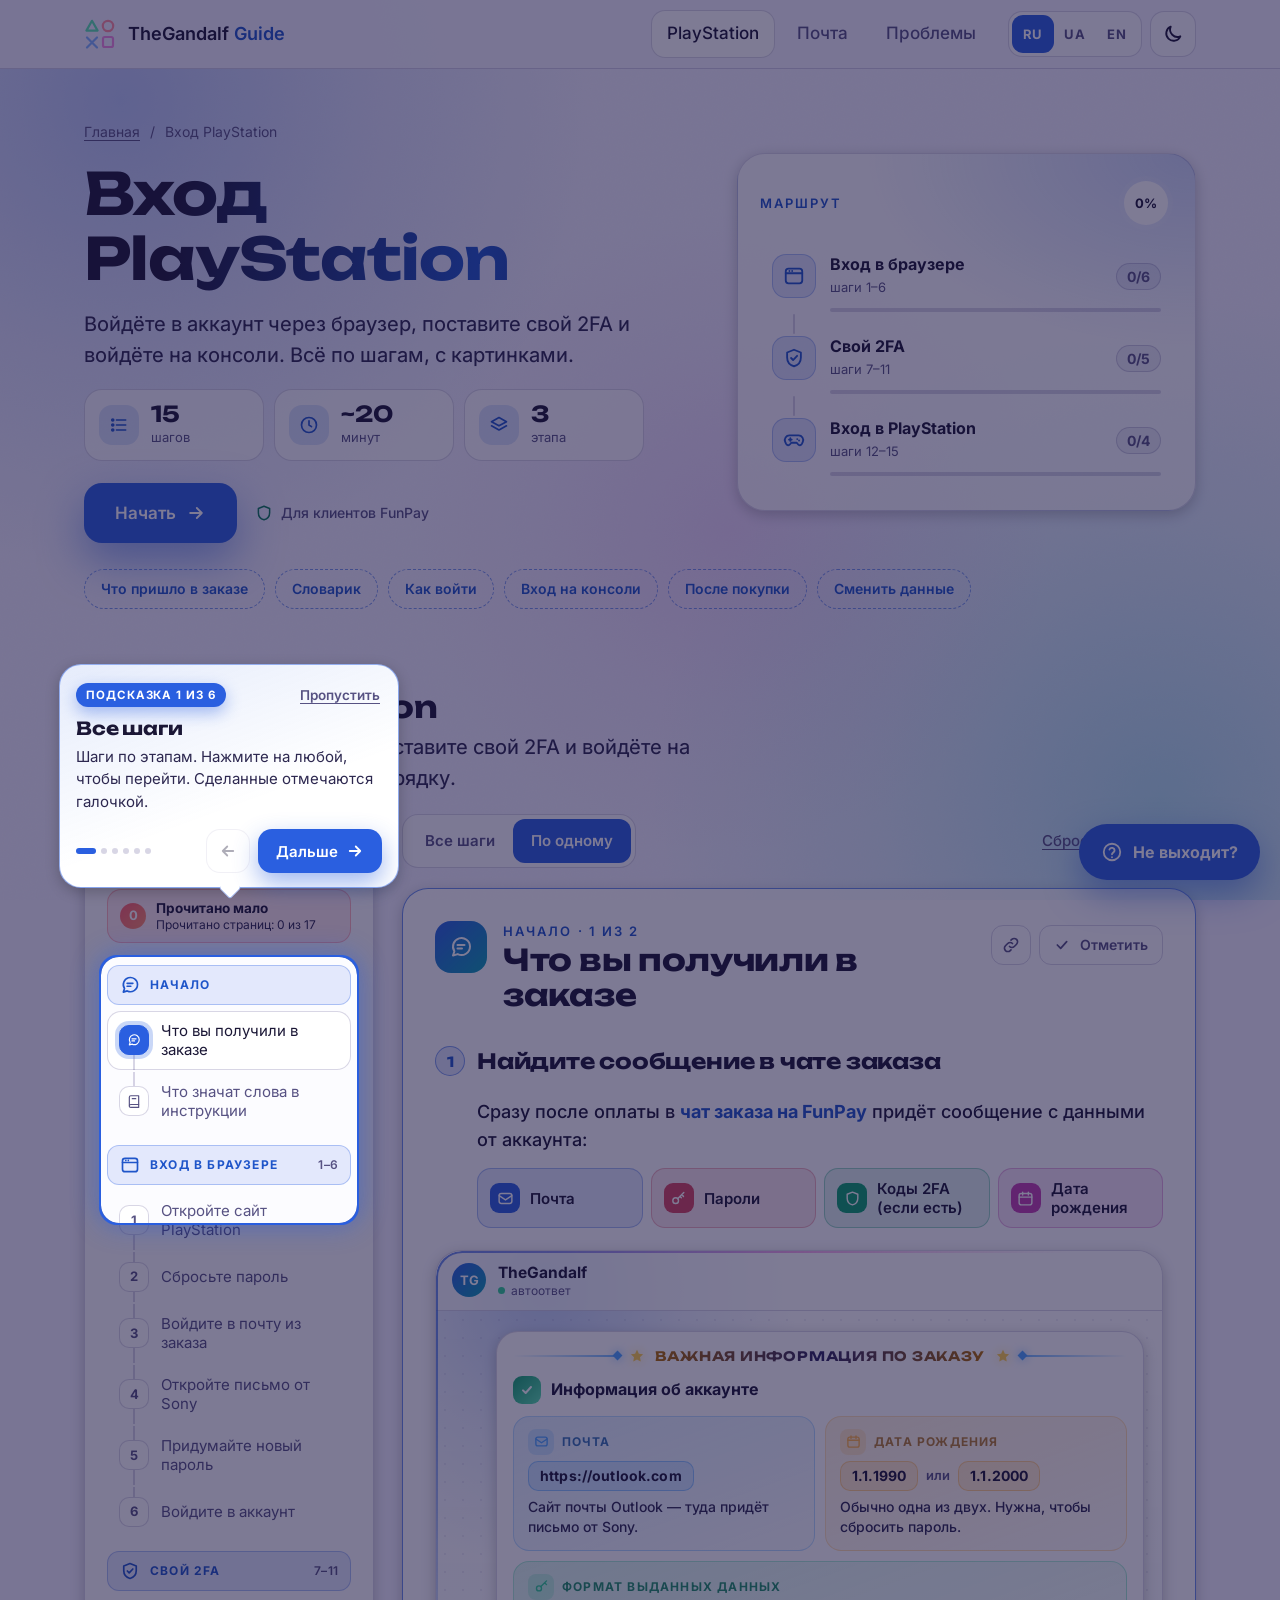
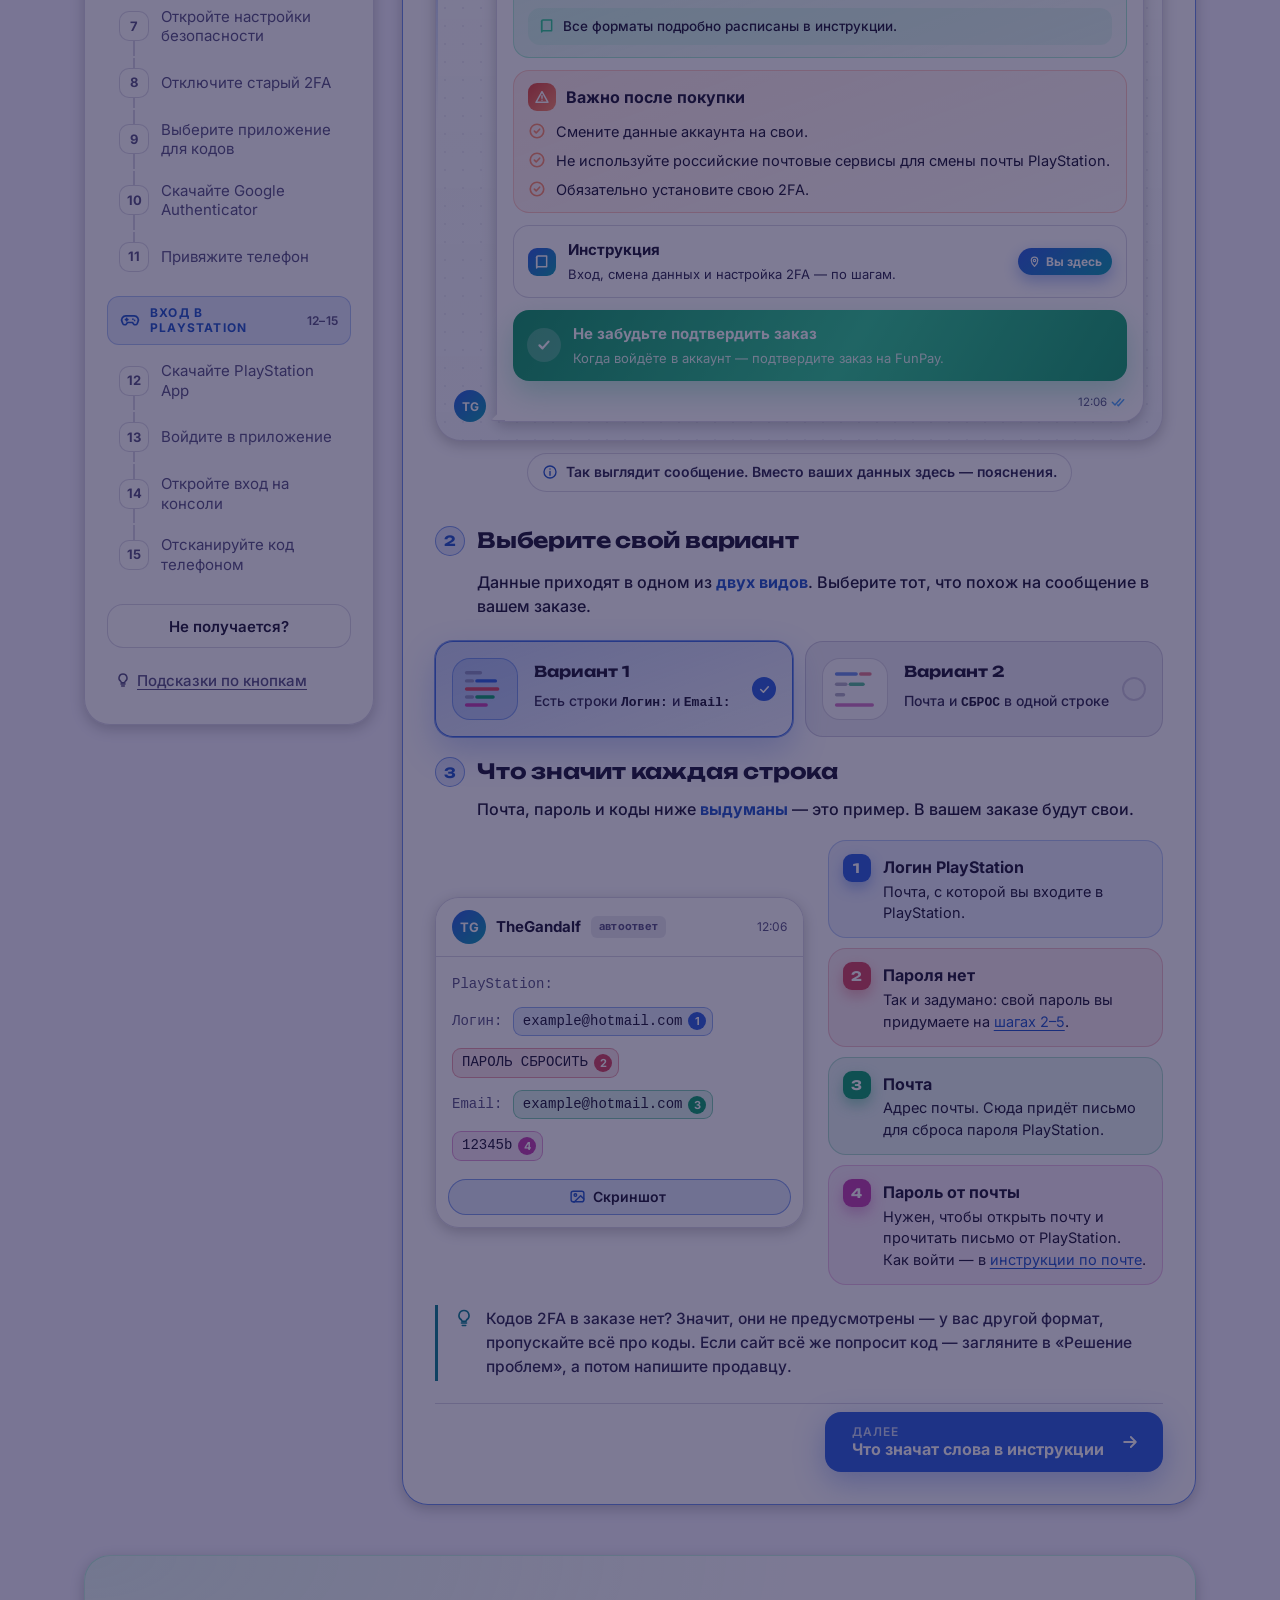
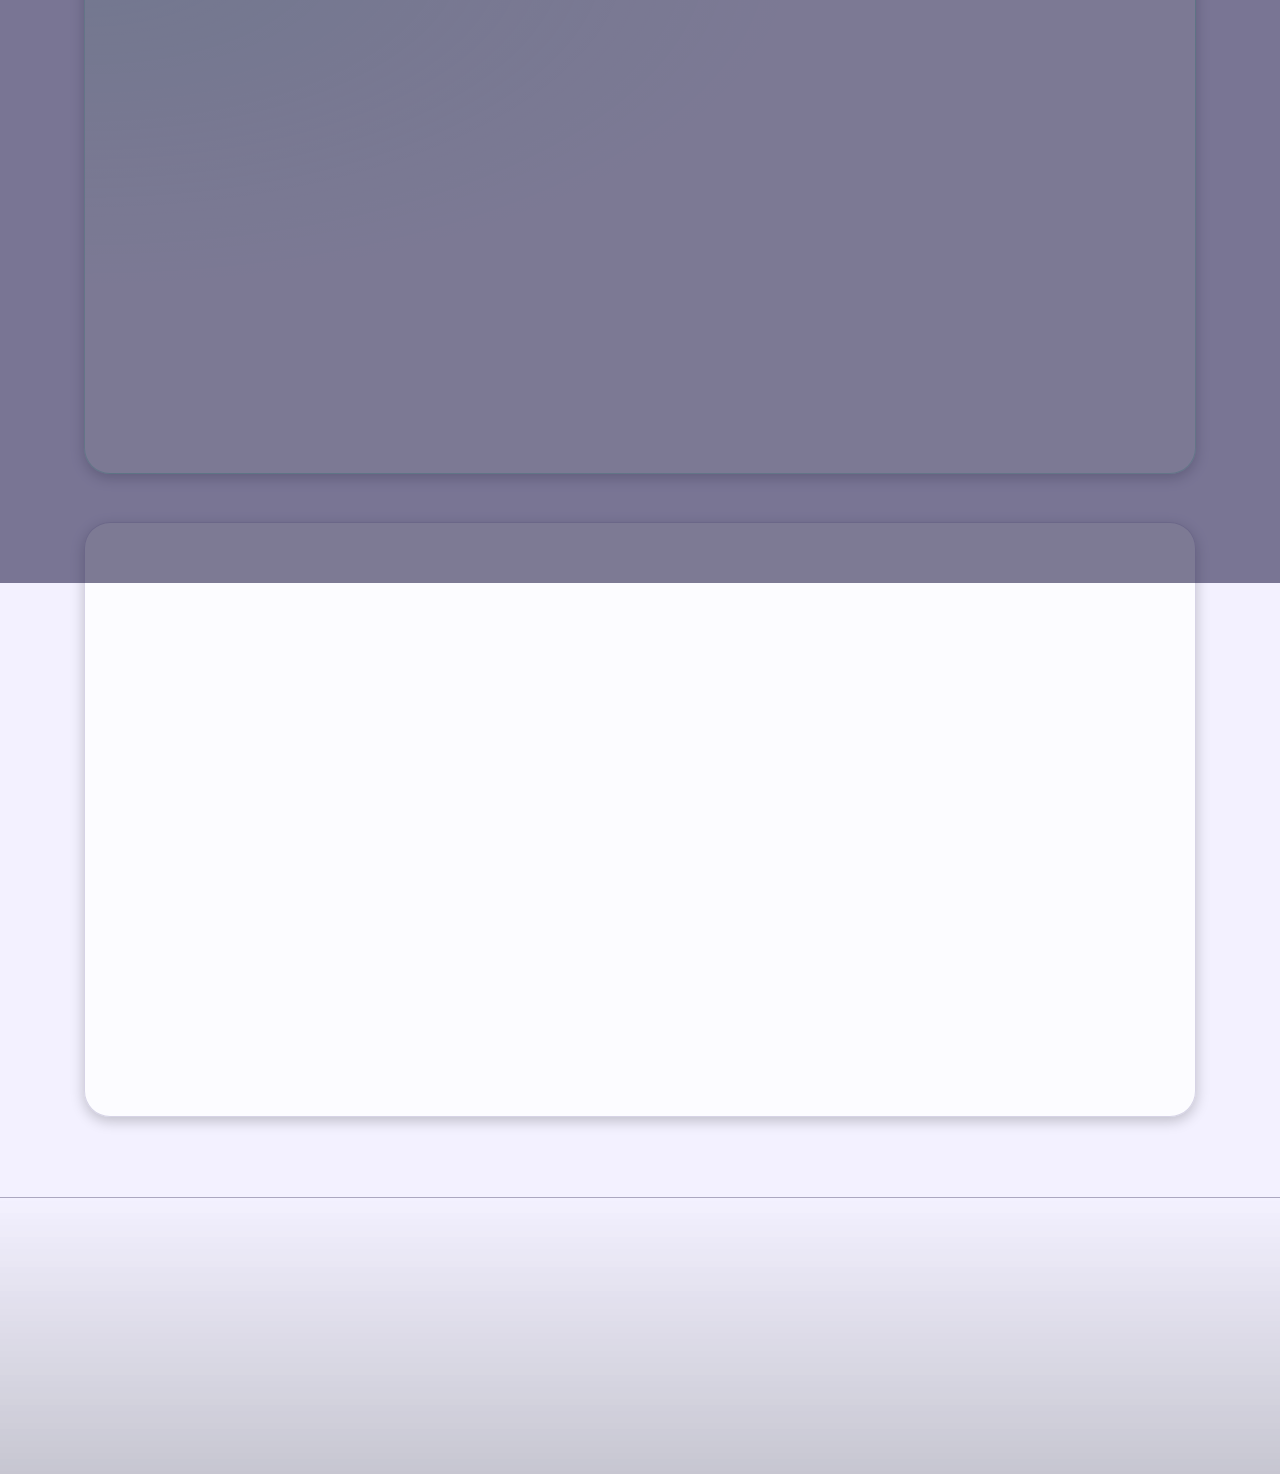
<file: playstation.html>
<!doctype html>
<html lang="ru" data-title="title.ps">
<head>
<meta charset="utf-8">
<meta name="viewport" content="width=device-width, initial-scale=1">
<title>Вход PlayStation — TheGandalf Guide</title>
<meta name="description" content="Вход PlayStation: пошаговая инструкция для клиентов FunPay.">
<meta name="theme-color" content="#0b0a1a">
<link rel="icon" href="favicon.svg" type="image/svg+xml">
<link rel="preload" href="assets/fonts/inter-cyrillic.woff2" as="font" type="font/woff2" crossorigin>
<link rel="preload" href="assets/fonts/inter-latin.woff2" as="font" type="font/woff2" crossorigin>
<link rel="preload" href="assets/fonts/unbounded-cyrillic.woff2" as="font" type="font/woff2" crossorigin>
<link rel="stylesheet" href="assets/css/playstation.css?v=2a8b6cb9">
<script>(function(){var d=document.documentElement;d.classList.add('js');var t=null;try{t=localStorage.getItem('gg:theme')}catch(e){}if(!t){t=(window.matchMedia&&matchMedia('(prefers-color-scheme: light)').matches)?'light':'dark'}d.setAttribute('data-theme',t)})()</script>
<script type="speculationrules">{"prerender":[{"where":{"and":[{"href_matches":"/*"},{"not":{"href_matches":"*thanks.html*"}},{"not":{"selector_matches":"[target=_blank]"}}]},"eagerness":"moderate"}]}</script>
<script data-lite>(function(){var d=document.documentElement,n=navigator,c=n.connection||{},l=null;try{l=localStorage.getItem("gg:lite")}catch(e){}if(l===null&&((n.deviceMemory&&n.deviceMemory<=2)||(n.hardwareConcurrency&&n.hardwareConcurrency<=2)||c.saveData||/2g/.test(c.effectiveType||"")))l="1";if(l==="1")d.classList.add("lite")})()</script>
<script>(function(){var h=location.hash.slice(1);if(h&&/^(step-\d+|phase-\d+|prep|terms|steps)$/.test(h)&&window.matchMedia&&matchMedia("(max-width: 760px)").matches)document.documentElement.classList.add("boot-panel")})()</script>
</head>
<body class="s-ps">
<a class="skip" href="#main" data-i18n="skip">К содержимому</a>
<div class="bg" aria-hidden="true"><i></i><i></i><i></i></div>
<div id="readbar" aria-hidden="true"></div>
<header class="site-header"><div class="container bar">
<a class="brand" href="index.html" aria-label="TheGandalf Guide — на главную" data-i18n-attr="aria-label:brand.aria"><svg viewBox="0 0 32 32" fill="none" stroke-width="2.2" stroke-linecap="round" stroke-linejoin="round" aria-hidden="true"><path d="M8 2.8 13.6 12.6H2.4Z" stroke="#5be3b0"/><circle cx="24" cy="8" r="5.2" stroke="#ff8fa0"/><path d="M3 19.5 13 29.5M13 19.5 3 29.5" stroke="#7fb0ff"/><rect x="19" y="19" width="10" height="10" rx="1.8" stroke="#f08be0"/></svg><span>TheGandalf <b>Guide</b></span></a>
<nav id="nav" class="nav" aria-label="Разделы" data-i18n-attr="aria-label:nav.aria"><a href="playstation.html" aria-current="page" data-i18n="nav.ps">PlayStation</a><a href="email.html" data-i18n="nav.mail">Почта</a><a href="troubleshooting.html" data-i18n="nav.faq">Проблемы</a><div class="nav-tools"><div class="lang" role="group" aria-label="Язык" data-i18n-attr="aria-label:lang.aria"><button type="button" data-lang="ru" aria-pressed="true">RU</button><button type="button" data-lang="uk" aria-pressed="false">UA</button><button type="button" data-lang="en" aria-pressed="false">EN</button></div></div></nav>
<div class="tools"><div class="lang" role="group" aria-label="Язык" data-i18n-attr="aria-label:lang.aria"><button type="button" data-lang="ru" aria-pressed="true">RU</button><button type="button" data-lang="uk" aria-pressed="false">UA</button><button type="button" data-lang="en" aria-pressed="false">EN</button></div><button class="iconbtn themebtn" type="button" aria-label="Включить светлую тему"><svg class="sun" viewBox="0 0 24 24" fill="none" stroke="currentColor" stroke-width="2" stroke-linecap="round" stroke-linejoin="round" aria-hidden="true"><circle cx="12" cy="12" r="4"/><path d="M12 2v2M12 20v2M4.9 4.9l1.4 1.4M17.7 17.7l1.4 1.4M2 12h2M20 12h2M4.9 19.1l1.4-1.4M17.7 6.3l1.4-1.4"/></svg><svg class="moon" viewBox="0 0 24 24" fill="none" stroke="currentColor" stroke-width="2" stroke-linecap="round" stroke-linejoin="round" aria-hidden="true"><path d="M20 14.5A8 8 0 0 1 9.5 4 8 8 0 1 0 20 14.5Z"/></svg></button><button class="iconbtn burger" type="button" aria-expanded="false" aria-controls="nav" aria-label="Меню" data-i18n-attr="aria-label:menu"><svg viewBox="0 0 24 24" fill="none" stroke="currentColor" stroke-width="2.2" stroke-linecap="round" aria-hidden="true"><path d="M4 7h16M4 12h16M4 17h16"/></svg></button></div>
</div></header>
<main id="main" class="container">
<section class="hero ghero reveal"><div class="ghero-grid"><div class="ghero-main"><nav class="crumbs" aria-label="Навигация" data-i18n-attr="aria-label:crumb.aria"><a href="index.html" data-i18n="crumb.home">Главная</a><span aria-hidden="true">/</span><span aria-current="page" data-i18n="ps.name">Вход PlayStation</span></nav><h1 data-i18n="ps.name">Вход PlayStation</h1><p class="lead" data-i18n="g.ps.lead">Войдёте в аккаунт через браузер, поставите свой 2FA и войдёте на консоли. Всё по шагам, с картинками.</p><div class="stats"><div class="stat"><span class="stat-i"><svg viewBox="0 0 24 24" fill="none" stroke="currentColor" stroke-width="2" stroke-linecap="round" stroke-linejoin="round" aria-hidden="true"><path d="M9 6h11M9 12h11M9 18h11"/><circle cx="4.5" cy="6" r="1.2"/><circle cx="4.5" cy="12" r="1.2"/><circle cx="4.5" cy="18" r="1.2"/></svg></span><div><b>15</b><small data-i18n-html="stat.steps13">шагов</small></div></div><div class="stat"><span class="stat-i"><svg viewBox="0 0 24 24" fill="none" stroke="currentColor" stroke-width="2" stroke-linecap="round" stroke-linejoin="round" aria-hidden="true"><circle cx="12" cy="12" r="9"/><path d="M12 7v5l3 2"/></svg></span><div><b>~20</b><small data-i18n-html="stat.min">минут</small></div></div><div class="stat"><span class="stat-i"><svg viewBox="0 0 24 24" fill="none" stroke="currentColor" stroke-width="2" stroke-linecap="round" stroke-linejoin="round" aria-hidden="true"><path d="m12 3 9 5-9 5-9-5Z"/><path d="m3 13 9 5 9-5"/></svg></span><div><b>3</b><small data-i18n-html="stat.stages">этапа</small></div></div></div><div class="ghero-cta"><a class="btn btn-lg hero-cta" href="#step-1" data-hero-cta><span data-hero-cta-t>Начать</span><svg width="20" height="20" viewBox="0 0 24 24" fill="none" stroke="currentColor" stroke-width="2.2" stroke-linecap="round" stroke-linejoin="round" aria-hidden="true"><path d="M5 12h14M13 6l6 6-6 6"/></svg></a><span class="hero-for"><svg viewBox="0 0 24 24" fill="none" stroke="currentColor" stroke-width="2" stroke-linecap="round" stroke-linejoin="round" aria-hidden="true"><path d="M12 3 4.5 6v5.5c0 4.6 3.1 8.3 7.5 9.5 4.4-1.2 7.5-4.9 7.5-9.5V6Z"/></svg><span data-i18n="chip.for">Для клиентов FunPay</span></span></div></div><aside class="glass route" aria-labelledby="route-h"><div class="route-top"><p class="eyebrow" id="route-h" data-i18n-html="route.h">Маршрут</p><span class="route-ring" data-route-ring style="--p:0"><b>0%</b></span></div><ol class="route-list"><li class="route-item" data-a="1" data-b="6"><a href="#phase-1"><span class="ri-ico"><svg viewBox="0 0 24 24" fill="none" stroke="currentColor" stroke-width="2" stroke-linecap="round" stroke-linejoin="round" aria-hidden="true"><rect x="3" y="4" width="18" height="16" rx="3"/><path d="M3 9h18M7 6.5h.01M10 6.5h.01"/></svg></span><span class="ri-t" data-i18n-html="ps.ph1">Вход в браузере</span><span class="ri-s" data-i18n="route.steps" data-a="1" data-b="6">шаги 1–6</span><span class="ri-n">0/6</span><span class="ri-bar"><i></i></span></a></li><li class="route-item" data-a="7" data-b="11"><a href="#phase-2"><span class="ri-ico"><svg viewBox="0 0 24 24" fill="none" stroke="currentColor" stroke-width="2" stroke-linecap="round" stroke-linejoin="round" aria-hidden="true"><path d="M12 3 4.5 6v5.5c0 4.6 3.1 8.3 7.5 9.5 4.4-1.2 7.5-4.9 7.5-9.5V6Z"/><path d="m8.8 12 2.2 2.2 4.4-4.6"/></svg></span><span class="ri-t" data-i18n-html="ps.ph2">Свой 2FA</span><span class="ri-s" data-i18n="route.steps" data-a="7" data-b="11">шаги 7–11</span><span class="ri-n">0/5</span><span class="ri-bar"><i></i></span></a></li><li class="route-item" data-a="12" data-b="15"><a href="#phase-3"><span class="ri-ico"><svg viewBox="0 0 24 24" fill="none" stroke="currentColor" stroke-width="2" stroke-linecap="round" stroke-linejoin="round" aria-hidden="true"><path d="M7 7h10a5 5 0 0 1 4.6 7l-1 2.3a2.5 2.5 0 0 1-4.3.4L15 15H9l-1.3 1.7a2.5 2.5 0 0 1-4.3-.4l-1-2.3A5 5 0 0 1 7 7Z"/><path d="M8 10v3M6.5 11.5h3M15.5 11h.01M17.5 12.5h.01"/></svg></span><span class="ri-t" data-i18n-html="ps.ph3">Вход в PlayStation</span><span class="ri-s" data-i18n="route.steps" data-a="12" data-b="15">шаги 12–15</span><span class="ri-n">0/4</span><span class="ri-bar"><i></i></span></a></li></ol></aside></div><ul class="chips jumps"><li><a href="#prep" data-i18n-html="ps.j1">Что пришло в заказе</a></li><li><a href="#terms" data-i18n-html="ps.j2">Словарик</a></li><li><a href="#steps" data-i18n-html="ps.j3">Как войти</a></li><li><a href="#phase-3" data-i18n-html="ps.j5">Вход на консоли</a></li><li><a href="#after" data-i18n-html="ps.j6">После покупки</a></li><li><a href="#change" data-i18n-html="ps.j4">Сменить данные</a></li></ul></section>
<section class="mhub" aria-label="Разделы" data-i18n-attr="aria-label:nav.aria"><div class="mh-card"><div class="mh-top"><span class="route-ring mh-ring" data-route-ring style="--p:0"><b>0%</b></span><div class="mh-now"><small data-hub-n>Шаг 1 из 15</small><b data-hub-t>Откройте сайт PlayStation</b></div></div><a class="btn btn-lg mh-go" href="#step-1" data-hero-cta><span data-hero-cta-t>Начать</span><svg width="20" height="20" viewBox="0 0 24 24" fill="none" stroke="currentColor" stroke-width="2.2" stroke-linecap="round" stroke-linejoin="round" aria-hidden="true"><path d="M5 12h14M13 6l6 6-6 6"/></svg></a></div><p class="mh-label" data-i18n-html="mh.after">После входа</p><ul class="mh-list"><li class="mh-li"><a class="mh-row" href="#after"><span class="mh-ico"><svg viewBox="0 0 24 24" fill="none" stroke="currentColor" stroke-width="2" stroke-linecap="round" stroke-linejoin="round" aria-hidden="true"><path d="M12 3 4.5 6v5.5c0 4.6 3.1 8.3 7.5 9.5 4.4-1.2 7.5-4.9 7.5-9.5V6Z"/><path d="m8.8 12 2.2 2.2 4.4-4.6"/></svg></span><span class="mh-txt"><b data-i18n-html="after.h">Чек-лист после покупки</b><small data-i18n-html="mh.after.s">Три вещи, чтобы аккаунт был только вашим</small></span><svg class="mh-chev" viewBox="0 0 24 24" fill="none" stroke="currentColor" stroke-width="2.2" stroke-linecap="round" stroke-linejoin="round" aria-hidden="true"><path d="m9 6 6 6-6 6"/></svg></a></li><li class="mh-li"><a class="mh-row" href="#change"><span class="mh-ico"><svg viewBox="0 0 24 24" fill="none" stroke="currentColor" stroke-width="2" stroke-linecap="round" stroke-linejoin="round" aria-hidden="true"><path d="M4 20h4L19 9a2.8 2.8 0 0 0-4-4L4 16Z"/><path d="m13.5 6.5 4 4"/></svg></span><span class="mh-txt"><b data-i18n-html="ps.chg.h">Как сменить почту, пароль и ник</b><small data-i18n-html="mh.chg.s">Почта, пароль и ник</small></span><svg class="mh-chev" viewBox="0 0 24 24" fill="none" stroke="currentColor" stroke-width="2.2" stroke-linecap="round" stroke-linejoin="round" aria-hidden="true"><path d="m9 6 6 6-6 6"/></svg></a></li></ul><ul class="mh-list mh-helpl"><li class="mh-li"><a class="mh-row" href="troubleshooting.html"><span class="mh-ico"><svg viewBox="0 0 24 24" fill="none" stroke="currentColor" stroke-width="2" stroke-linecap="round" stroke-linejoin="round" aria-hidden="true"><circle cx="12" cy="12" r="9"/><path d="M9.2 9.3a2.9 2.9 0 0 1 5.6 1c0 2-2.8 2.4-2.8 4.2"/><path d="M12 17.7h.01"/></svg></span><span class="mh-txt"><b data-i18n-html="mh.help">Не получается?</b><small data-i18n-html="mh.help.s">Ответы на частые вопросы</small></span><svg class="mh-chev" viewBox="0 0 24 24" fill="none" stroke="currentColor" stroke-width="2.2" stroke-linecap="round" stroke-linejoin="round" aria-hidden="true"><path d="m9 6 6 6-6 6"/></svg></a></li></ul><p class="mh-label" data-i18n-html="mh.steps">Шаги</p><ul class="mh-list"><li class="mh-li mh-stage" data-a="1" data-b="6" style="--p:0"><a class="mh-row" href="#phase-1"><span class="mh-ico"><svg viewBox="0 0 24 24" fill="none" stroke="currentColor" stroke-width="2" stroke-linecap="round" stroke-linejoin="round" aria-hidden="true"><rect x="3" y="4" width="18" height="16" rx="3"/><path d="M3 9h18M7 6.5h.01M10 6.5h.01"/></svg></span><span class="mh-txt"><b data-i18n-html="ps.ph1">Вход в браузере</b><small data-i18n="route.steps" data-a="1" data-b="6">шаги 1–6</small></span><span class="mh-n">0/6</span><svg class="mh-chev" viewBox="0 0 24 24" fill="none" stroke="currentColor" stroke-width="2.2" stroke-linecap="round" stroke-linejoin="round" aria-hidden="true"><path d="m9 6 6 6-6 6"/></svg><span class="mh-bar"><i></i></span></a></li><li class="mh-li mh-stage" data-a="7" data-b="11" style="--p:0"><a class="mh-row" href="#phase-2"><span class="mh-ico"><svg viewBox="0 0 24 24" fill="none" stroke="currentColor" stroke-width="2" stroke-linecap="round" stroke-linejoin="round" aria-hidden="true"><path d="M12 3 4.5 6v5.5c0 4.6 3.1 8.3 7.5 9.5 4.4-1.2 7.5-4.9 7.5-9.5V6Z"/><path d="m8.8 12 2.2 2.2 4.4-4.6"/></svg></span><span class="mh-txt"><b data-i18n-html="ps.ph2">Свой 2FA</b><small data-i18n="route.steps" data-a="7" data-b="11">шаги 7–11</small></span><span class="mh-n">0/5</span><svg class="mh-chev" viewBox="0 0 24 24" fill="none" stroke="currentColor" stroke-width="2.2" stroke-linecap="round" stroke-linejoin="round" aria-hidden="true"><path d="m9 6 6 6-6 6"/></svg><span class="mh-bar"><i></i></span></a></li><li class="mh-li mh-stage" data-a="12" data-b="15" style="--p:0"><a class="mh-row" href="#phase-3"><span class="mh-ico"><svg viewBox="0 0 24 24" fill="none" stroke="currentColor" stroke-width="2" stroke-linecap="round" stroke-linejoin="round" aria-hidden="true"><path d="M7 7h10a5 5 0 0 1 4.6 7l-1 2.3a2.5 2.5 0 0 1-4.3.4L15 15H9l-1.3 1.7a2.5 2.5 0 0 1-4.3-.4l-1-2.3A5 5 0 0 1 7 7Z"/><path d="M8 10v3M6.5 11.5h3M15.5 11h.01M17.5 12.5h.01"/></svg></span><span class="mh-txt"><b data-i18n-html="ps.ph3">Вход в PlayStation</b><small data-i18n="route.steps" data-a="12" data-b="15">шаги 12–15</small></span><span class="mh-n">0/4</span><svg class="mh-chev" viewBox="0 0 24 24" fill="none" stroke="currentColor" stroke-width="2.2" stroke-linecap="round" stroke-linejoin="round" aria-hidden="true"><path d="m9 6 6 6-6 6"/></svg><span class="mh-bar"><i></i></span></a></li></ul></section>
<div id="steps" class="steps-anchor"><div class="sec-head"><p class="eyebrow" data-i18n-html="c.steps.eye">Пошагово</p><h2 data-i18n-html="ps.steps.h">Вход в PlayStation</h2><p class="lead" data-i18n-html="ps.steps.p">Три этапа: войдёте на сайте, поставите свой 2FA и войдёте на консоли. Идите по шагам по порядку.</p></div></div>
<div class="guide single" id="guide" data-key="playstation.html" data-done-url="thanks.html" data-panel>
<div class="mbar"><button class="mbar-back" type="button" data-panel-close aria-label="Назад" data-i18n-attr="aria-label:btn.prev"><svg width="18" height="18" viewBox="0 0 24 24" fill="none" stroke="currentColor" stroke-width="2.2" stroke-linecap="round" stroke-linejoin="round" aria-hidden="true"><path d="M19 12H5M11 6l-6 6 6 6"/></svg></button><button class="mbar-main" type="button" data-mbar aria-expanded="false" aria-controls="side-ps"><span class="mbar-ico"><svg viewBox="0 0 24 24" fill="none" stroke="currentColor" stroke-width="2.2" stroke-linecap="round" stroke-linejoin="round" aria-hidden="true"><path d="M9 6h11M9 12h11M9 18h11M4.5 6h.01M4.5 12h.01M4.5 18h.01"/></svg></span><span class="mbar-txt"><small data-mbar-n></small><b data-mbar-t></b></span><span class="mbar-pct" data-progress-text></span><span class="track"><span class="fill" data-progress-bar></span></span></button><button class="mbar-help" type="button" data-help aria-label="Не выходит? Подсказки к этому шагу" title="Не выходит? Подсказки к этому шагу" data-i18n-attr="aria-label:m.help;title:m.help"><svg viewBox="0 0 24 24" fill="none" stroke="currentColor" stroke-width="2" stroke-linecap="round" stroke-linejoin="round" aria-hidden="true"><circle cx="12" cy="12" r="9"/><path d="M9.2 9.3a2.9 2.9 0 0 1 5.6 1c0 2-2.8 2.4-2.8 4.2"/><path d="M12 17.7h.01"/></svg></button><button class="mbar-set" type="button" data-setp aria-expanded="false" aria-controls="setp-ps" aria-label="Настройки" data-i18n-attr="aria-label:set.title"><span class="aa" aria-hidden="true"><b>A</b><i>a</i></span></button><div class="setp" id="setp-ps" hidden><div class="setp-row"><span class="setp-l" data-i18n-html="set.theme">Тема</span><div class="seg"><button type="button" data-th="light" aria-pressed="false"><svg viewBox="0 0 24 24" fill="none" stroke="currentColor" stroke-width="2" stroke-linecap="round" stroke-linejoin="round" aria-hidden="true"><circle cx="12" cy="12" r="4"/><path d="M12 2v2M12 20v2M4.9 4.9l1.4 1.4M17.7 17.7l1.4 1.4M2 12h2M20 12h2M4.9 19.1l1.4-1.4M17.7 6.3l1.4-1.4"/></svg><span data-i18n-html="set.light">Светлая</span></button><button type="button" data-th="dark" aria-pressed="false"><svg viewBox="0 0 24 24" fill="none" stroke="currentColor" stroke-width="2" stroke-linecap="round" stroke-linejoin="round" aria-hidden="true"><path d="M20 14.5A8 8 0 0 1 9.5 4 8 8 0 1 0 20 14.5Z"/></svg><span data-i18n-html="set.dark">Тёмная</span></button></div></div><div class="setp-row"><span class="setp-l" data-i18n-html="set.lang">Язык</span><div class="seg"><button type="button" data-lang="ru" aria-pressed="true">RU</button><button type="button" data-lang="uk" aria-pressed="false">UA</button><button type="button" data-lang="en" aria-pressed="false">EN</button></div></div><div class="setp-row"><span class="setp-l" data-i18n-html="side.mode">Как показывать шаги</span><div class="seg"><button class="modebtn" type="button" data-mode="one" aria-pressed="true" data-i18n="tb.one">По одному</button><button class="modebtn" type="button" data-mode="all" aria-pressed="false" data-i18n="tb.all">Все шаги</button></div></div><div class="setp-row"><span class="setp-l" data-i18n-html="rs.title">Статус чтения</span><div class="rs-card" data-readstat><span class="rs-ring"><b data-rs-n>0</b></span><span class="rs-txt"><b data-rs-t>Прочитано мало</b><small data-rs-d></small></span></div><p class="rs-hint" data-i18n-html="rs.hint">Страница засчитывается, если открыта хотя бы 10 секунд.</p></div><button class="setp-start" type="button" data-go-start><svg viewBox="0 0 24 24" fill="none" stroke="currentColor" stroke-width="2.2" stroke-linecap="round" stroke-linejoin="round" aria-hidden="true"><path d="M3 12a9 9 0 1 0 3-6.7"/><path d="M3 4v5h5"/></svg><span data-i18n="set.start">В начало инструкции</span></button><button class="setp-start setp-tour" type="button" data-tour><svg viewBox="0 0 24 24" fill="none" stroke="currentColor" stroke-width="2.2" stroke-linecap="round" stroke-linejoin="round" aria-hidden="true"><path d="M9 18h6M10 21h4"/><path d="M12 3a6 6 0 0 0-3.6 10.8c.6.5 1 1.2 1 2V16h5.2v-.2c0-.8.4-1.5 1-2A6 6 0 0 0 12 3Z"/></svg><span data-i18n="tour.again">Подсказки по кнопкам</span></button></div></div>
<div class="side-back" data-side-close aria-hidden="true"></div>
<aside class="glass side" id="side-ps" aria-label="Шаги" data-i18n-attr="aria-label:side.aria">
<div class="side-head"><span class="grab" aria-hidden="true"></span><b data-i18n="m.steps">Все шаги</b><button class="iconbtn side-x" type="button" data-side-close aria-label="Закрыть" data-i18n-attr="aria-label:help.close"><svg viewBox="0 0 24 24" fill="none" stroke="currentColor" stroke-width="2.2" stroke-linecap="round" aria-hidden="true"><path d="M6 6l12 12M18 6 6 18"/></svg></button></div>
<div><div class="prog-top"><span data-i18n="prog.label">Прогресс</span><span data-progress-text>0 из 15</span></div><div class="track"><div class="fill" data-progress-bar></div></div><div class="rs-side" data-readstat><span class="rs-dot"><b data-rs-n>0</b></span><span class="rs-side-t"><b data-rs-t>Прочитано мало</b><small data-rs-d></small></span></div></div>
<ol class="steplist phased"><li class="phase"><a href="#phase-0"><span class="ph-i"><svg viewBox="0 0 24 24" fill="none" stroke="currentColor" stroke-width="2" stroke-linecap="round" stroke-linejoin="round" aria-hidden="true"><path d="M21 11.5a8.5 8.5 0 0 1-12.3 7.6L4 20.5l1.4-4.3A8.5 8.5 0 1 1 21 11.5Z"/><path d="M8.5 10h7M8.5 13.5h4.5"/></svg></span><span class="ph-n" data-i18n-html="ps.ph0">Начало</span><span class="ph-r"></span></a></li><li class="st"><a href="#prep"><span class="dot dot-ico"><svg viewBox="0 0 24 24" fill="none" stroke="currentColor" stroke-width="2" stroke-linecap="round" stroke-linejoin="round" aria-hidden="true"><path d="M21 11.5a8.5 8.5 0 0 1-12.3 7.6L4 20.5l1.4-4.3A8.5 8.5 0 1 1 21 11.5Z"/><path d="M8.5 10h7M8.5 13.5h4.5"/></svg></span><span data-i18n-html="ps.prep.h">Что вы получили в заказе</span></a></li><li class="st"><a href="#terms"><span class="dot dot-ico"><svg viewBox="0 0 24 24" fill="none" stroke="currentColor" stroke-width="2" stroke-linecap="round" stroke-linejoin="round" aria-hidden="true"><path d="M4 5.5A2.5 2.5 0 0 1 6.5 3H20v15H6.5A2.5 2.5 0 0 0 4 20.5Z"/><path d="M4 20.5A2.5 2.5 0 0 0 6.5 23H20v-5"/><path d="M9 8h6"/></svg></span><span data-i18n-html="ps.terms.h">Что значат слова в инструкции</span></a></li><li class="phase"><a href="#phase-1"><span class="ph-i"><svg viewBox="0 0 24 24" fill="none" stroke="currentColor" stroke-width="2" stroke-linecap="round" stroke-linejoin="round" aria-hidden="true"><rect x="3" y="4" width="18" height="16" rx="3"/><path d="M3 9h18M7 6.5h.01M10 6.5h.01"/></svg></span><span class="ph-n" data-i18n-html="ps.ph1">Вход в браузере</span><span class="ph-r">1–6</span></a></li><li class="st"><a href="#step-1"><span class="dot">1</span><span data-i18n-html="ps.s1.t">Откройте сайт PlayStation</span></a></li><li class="st"><a href="#step-2"><span class="dot">2</span><span data-i18n-html="ps.s2.t">Сбросьте пароль</span></a></li><li class="st"><a href="#step-3"><span class="dot">3</span><span data-i18n-html="ps.s3.t">Войдите в почту из заказа</span></a></li><li class="st"><a href="#step-4"><span class="dot">4</span><span data-i18n-html="ps.s4.t">Откройте письмо от Sony</span></a></li><li class="st"><a href="#step-5"><span class="dot">5</span><span data-i18n-html="ps.s5.t">Придумайте новый пароль</span></a></li><li class="st"><a href="#step-6"><span class="dot">6</span><span data-i18n-html="ps.s6.t">Войдите в аккаунт</span></a></li><li class="phase"><a href="#phase-2"><span class="ph-i"><svg viewBox="0 0 24 24" fill="none" stroke="currentColor" stroke-width="2" stroke-linecap="round" stroke-linejoin="round" aria-hidden="true"><path d="M12 3 4.5 6v5.5c0 4.6 3.1 8.3 7.5 9.5 4.4-1.2 7.5-4.9 7.5-9.5V6Z"/><path d="m8.8 12 2.2 2.2 4.4-4.6"/></svg></span><span class="ph-n" data-i18n-html="ps.ph2">Свой 2FA</span><span class="ph-r">7–11</span></a></li><li class="st"><a href="#step-7"><span class="dot">7</span><span data-i18n-html="ps.s7.t">Откройте настройки безопасности</span></a></li><li class="st"><a href="#step-8"><span class="dot">8</span><span data-i18n-html="ps.s8.t">Отключите старый 2FA</span></a></li><li class="st"><a href="#step-9"><span class="dot">9</span><span data-i18n-html="ps.s9.t">Выберите приложение для кодов</span></a></li><li class="st"><a href="#step-10"><span class="dot">10</span><span data-i18n-html="ps.s10.t">Скачайте Google Authenticator</span></a></li><li class="st"><a href="#step-11"><span class="dot">11</span><span data-i18n-html="ps.s11.t">Привяжите телефон</span></a></li><li class="phase"><a href="#phase-3"><span class="ph-i"><svg viewBox="0 0 24 24" fill="none" stroke="currentColor" stroke-width="2" stroke-linecap="round" stroke-linejoin="round" aria-hidden="true"><path d="M7 7h10a5 5 0 0 1 4.6 7l-1 2.3a2.5 2.5 0 0 1-4.3.4L15 15H9l-1.3 1.7a2.5 2.5 0 0 1-4.3-.4l-1-2.3A5 5 0 0 1 7 7Z"/><path d="M8 10v3M6.5 11.5h3M15.5 11h.01M17.5 12.5h.01"/></svg></span><span class="ph-n" data-i18n-html="ps.ph3">Вход в PlayStation</span><span class="ph-r">12–15</span></a></li><li class="st"><a href="#step-12"><span class="dot">12</span><span data-i18n-html="ps.s12.t">Скачайте PlayStation App</span></a></li><li class="st"><a href="#step-13"><span class="dot">13</span><span data-i18n-html="ps.s13.t">Войдите в приложение</span></a></li><li class="st"><a href="#step-14"><span class="dot">14</span><span data-i18n-html="ps.s14.t">Откройте вход на консоли</span></a></li><li class="st"><a href="#step-15"><span class="dot">15</span><span data-i18n-html="ps.s15.t">Отсканируйте код телефоном</span></a></li></ol>
<div class="side-mode"><p class="side-mode-l" data-i18n="side.mode">Как показывать шаги</p><div class="seg" role="group" aria-label="Режим просмотра" data-i18n-attr="aria-label:tb.aria"><button class="modebtn" type="button" data-mode="one" aria-pressed="true" data-i18n="tb.one">По одному</button><button class="modebtn" type="button" data-mode="all" aria-pressed="false" data-i18n="tb.all">Все шаги</button></div></div><div class="side-foot"><a class="btn ghost small" href="troubleshooting.html" data-i18n="side.stuck">Не получается?</a><button class="linkbtn side-reset" type="button" data-reset data-i18n="tb.reset">Сбросить прогресс</button><button class="linkbtn side-tour" type="button" data-tour><svg viewBox="0 0 24 24" fill="none" stroke="currentColor" stroke-width="2.2" stroke-linecap="round" stroke-linejoin="round" aria-hidden="true"><path d="M9 18h6M10 21h4"/><path d="M12 3a6 6 0 0 0-3.6 10.8c.6.5 1 1.2 1 2V16h5.2v-.2c0-.8.4-1.5 1-2A6 6 0 0 0 12 3Z"/></svg><span data-i18n="tour.again">Подсказки по кнопкам</span></button></div>
</aside>
<div class="stack">
<div class="toolbar"><div class="seg" role="group" aria-label="Режим просмотра" data-i18n-attr="aria-label:tb.aria"><button class="modebtn" type="button" data-mode="all" aria-pressed="false" data-i18n="tb.all">Все шаги</button><button class="modebtn" type="button" data-mode="one" aria-pressed="true" data-i18n="tb.one">По одному</button></div><button class="linkbtn" type="button" data-reset data-i18n="tb.reset">Сбросить прогресс</button></div>
<div class="phase-head ph-0 reveal" id="phase-0"><span class="ph-ico"><svg viewBox="0 0 24 24" fill="none" stroke="currentColor" stroke-width="2" stroke-linecap="round" stroke-linejoin="round" aria-hidden="true"><path d="M21 11.5a8.5 8.5 0 0 1-12.3 7.6L4 20.5l1.4-4.3A8.5 8.5 0 1 1 21 11.5Z"/><path d="M8.5 10h7M8.5 13.5h4.5"/></svg></span><div><p class="eyebrow" data-i18n-html="ps.ph0.e">Начните отсюда</p><h2 data-i18n-html="ps.ph0">Начало</h2><p data-i18n-html="ps.ph0.d">Две короткие страницы: где в заказе ваши данные и что значат слова из инструкции.</p></div></div>
<article class="glass step pre current reveal" id="prep">
<div class="step-head"><span class="num num-ico" aria-hidden="true"><svg viewBox="0 0 24 24" fill="none" stroke="currentColor" stroke-width="2" stroke-linecap="round" stroke-linejoin="round" aria-hidden="true"><path d="M21 11.5a8.5 8.5 0 0 1-12.3 7.6L4 20.5l1.4-4.3A8.5 8.5 0 1 1 21 11.5Z"/><path d="M8.5 10h7M8.5 13.5h4.5"/></svg></span><div class="step-title"><p class="eyebrow"><span data-i18n="prep.of" data-n="1" data-total="2">Подготовка · 1 из 2</span></p><h2 data-i18n-html="ps.prep.h">Что вы получили в заказе</h2></div><div class="head-act"><button class="iconbtn linkbtn-step" type="button" data-link="prep" aria-label="Скопировать ссылку на этот шаг" title="Скопировать ссылку на этот шаг" data-i18n-attr="aria-label:link.step;title:link.step"><svg width="18" height="18" viewBox="0 0 24 24" fill="none" stroke="currentColor" stroke-width="2.2" stroke-linecap="round" stroke-linejoin="round" aria-hidden="true"><path d="M10 14a4.5 4.5 0 0 0 6.4 0l3-3a4.5 4.5 0 0 0-6.4-6.4l-1 1"/><path d="M14 10a4.5 4.5 0 0 0-6.4 0l-3 3a4.5 4.5 0 0 0 6.4 6.4l1-1"/></svg></button><button class="mark" type="button" aria-pressed="false"><svg width="18" height="18" viewBox="0 0 24 24" fill="none" stroke="currentColor" stroke-width="2.6" stroke-linecap="round" stroke-linejoin="round" aria-hidden="true"><path d="m5 12 5 5 9-10"/></svg><span class="off" data-i18n="btn.mark">Отметить выполненным</span><span class="on" data-i18n="btn.marked">Выполнено</span></button></div></div>
<div class="ord-h"><span class="ord-n" aria-hidden="true">1</span><h3 data-i18n-html="ord.s1">Найдите сообщение в чате заказа</h3></div><div class="ordi"><p class="ordi-lead" data-i18n-html="ord.i.lead">Сразу после оплаты в <b>чат заказа на FunPay</b> придёт сообщение с данными от аккаунта:</p><ul class="ordi-chips"><li class="oc1"><span class="oc-i"><svg viewBox="0 0 24 24" fill="none" stroke="currentColor" stroke-width="2" stroke-linecap="round" stroke-linejoin="round" aria-hidden="true"><rect x="3" y="5" width="18" height="14" rx="3"/><path d="m3 8 9 6 9-6"/></svg></span><span data-i18n-html="ord.i.c1">Почта</span></li><li class="oc2"><span class="oc-i"><svg viewBox="0 0 24 24" fill="none" stroke="currentColor" stroke-width="2" stroke-linecap="round" stroke-linejoin="round" aria-hidden="true"><circle cx="8" cy="15" r="4"/><path d="m10.8 12.2 8.7-8.7M16.5 6.5l2.5 2.5M14 9l2 2"/></svg></span><span data-i18n-html="ord.i.c2">Пароли</span></li><li class="oc3"><span class="oc-i"><svg viewBox="0 0 24 24" fill="none" stroke="currentColor" stroke-width="2" stroke-linecap="round" stroke-linejoin="round" aria-hidden="true"><path d="M12 3 4.5 6v5.5c0 4.6 3.1 8.3 7.5 9.5 4.4-1.2 7.5-4.9 7.5-9.5V6Z"/></svg></span><span data-i18n-html="ord.i.c3">Коды 2FA (если есть)</span></li><li class="oc4"><span class="oc-i"><svg viewBox="0 0 24 24" fill="none" stroke="currentColor" stroke-width="2" stroke-linecap="round" stroke-linejoin="round" aria-hidden="true"><rect x="3" y="5" width="18" height="16" rx="3"/><path d="M3 10h18M8 3v4M16 3v4"/></svg></span><span data-i18n-html="ord.i.c4">Дата рождения</span></li></ul></div><div class="omx ov2" data-ov><div class="ov2-win"><i class="rim" aria-hidden="true"></i><i class="ov2-glow" aria-hidden="true"></i><div class="ov2-bar"><span class="msg-ava" aria-hidden="true">TG</span><span class="ov2-who"><b>TheGandalf</b><small><i class="ov2-dot"></i><span data-i18n="ord.auto">автоответ</span></small></span></div><div class="ov2-chat"><div class="ov2-typing" aria-hidden="true"><i></i><i></i><i></i></div><div class="ov2-row"><span class="msg-ava ov2-ava" aria-hidden="true">TG</span><div class="ov2-bubble"><div class="ov2-a ov2-title" style="--i:4"><span class="ov2-line"></span><svg class="ov2-star" viewBox="0 0 24 24" aria-hidden="true"><path fill="currentColor" d="m12 2.8 2.8 5.8 6.3.9-4.6 4.4 1.1 6.3L12 17.2l-5.6 3 1.1-6.3L2.9 9.5l6.3-.9Z"/></svg><span class="ov2-tt" data-i18n-html="ov.title">Важная информация по заказу</span><svg class="ov2-star" viewBox="0 0 24 24" aria-hidden="true"><path fill="currentColor" d="m12 2.8 2.8 5.8 6.3.9-4.6 4.4 1.1 6.3L12 17.2l-5.6 3 1.1-6.3L2.9 9.5l6.3-.9Z"/></svg><span class="ov2-line"></span></div><div class="ov2-a ov2-sh" style="--i:5"><span class="ov2-si ov2-g"><svg viewBox="0 0 24 24" fill="none" stroke="currentColor" stroke-width="3" stroke-linecap="round" stroke-linejoin="round" aria-hidden="true"><path d="m6 12.5 4 4 8-9"/></svg></span><b data-i18n-html="ov.s1">Информация об аккаунте</b></div><div class="ov2-grid"><div class="ov2-a ov2-f ov2-c1" style="--i:1"><div class="ov2-fh"><span class="ov2-fi"><svg viewBox="0 0 24 24" fill="none" stroke="currentColor" stroke-width="2.2" stroke-linecap="round" stroke-linejoin="round" aria-hidden="true"><rect x="3" y="5" width="18" height="14" rx="3"/><path d="m3 8 9 6 9-6"/></svg></span><span class="ov2-fl" data-i18n-html="ov.l.mail">Почта</span></div><div class="ov2-vals"><code class="ov2-val">https://outlook.com</code></div><p class="ov2-ft" data-i18n-html="ov.mail.x">Сайт почты Outlook — туда придёт письмо от Sony.</p></div><div class="ov2-a ov2-f ov2-c2" style="--i:2"><div class="ov2-fh"><span class="ov2-fi"><svg viewBox="0 0 24 24" fill="none" stroke="currentColor" stroke-width="2.2" stroke-linecap="round" stroke-linejoin="round" aria-hidden="true"><rect x="3" y="5" width="18" height="16" rx="3"/><path d="M3 10h18M8 3v4M16 3v4"/></svg></span><span class="ov2-fl" data-i18n-html="ov.l.dob">Дата рождения</span></div><div class="ov2-vals ov2-alt"><code class="ov2-val">1.1.1990</code><span class="ov2-or" data-i18n-html="ov.or">или</span><code class="ov2-val">1.1.2000</code></div><p class="ov2-ft" data-i18n-html="ov.dob.x">Обычно одна из двух. Нужна, чтобы сбросить пароль.</p></div><div class="ov2-a ov2-f ov2-c3 ov2-wide" style="--i:3"><div class="ov2-fh"><span class="ov2-fi"><svg viewBox="0 0 24 24" fill="none" stroke="currentColor" stroke-width="2.2" stroke-linecap="round" stroke-linejoin="round" aria-hidden="true"><circle cx="8" cy="15" r="4"/><path d="m11 12 9-9M17 6l3 3"/></svg></span><span class="ov2-fl" data-i18n-html="ov.l.fmt">Формат выданных данных</span></div><p class="ov2-note ov2-fmtd"><svg viewBox="0 0 24 24" fill="none" stroke="currentColor" stroke-width="2.2" stroke-linecap="round" stroke-linejoin="round" aria-hidden="true"><path d="M4 5a2 2 0 0 1 2-2h13v16H6a2 2 0 0 0-2 2Z"/><path d="M4 19V5"/></svg><span data-i18n-html="ov.fmt.d">Все форматы подробно расписаны в инструкции.</span></p></div></div><div class="ov2-a ov2-warn" style="--i:6"><div class="ov2-sh ov2-sh-in"><span class="ov2-si ov2-r"><svg viewBox="0 0 24 24" fill="none" stroke="currentColor" stroke-width="2.2" stroke-linecap="round" stroke-linejoin="round" aria-hidden="true"><path d="M12 4 3 20h18Z"/><path d="M12 10v4M12 17h.01"/></svg></span><b data-i18n-html="ov.s2">Важно после покупки</b></div><ul class="ov2-ul"><li style="--j:1"><svg viewBox="0 0 24 24" fill="none" stroke="currentColor" stroke-width="2.2" stroke-linecap="round" stroke-linejoin="round" aria-hidden="true"><circle class="ov2-cc" cx="12" cy="12" r="9"/><path class="ov2-cp" d="m8.5 12.2 2.4 2.4 4.6-5"/></svg><span data-i18n-html="ov.b1">Смените данные аккаунта на свои.</span></li><li style="--j:2"><svg viewBox="0 0 24 24" fill="none" stroke="currentColor" stroke-width="2.2" stroke-linecap="round" stroke-linejoin="round" aria-hidden="true"><circle class="ov2-cc" cx="12" cy="12" r="9"/><path class="ov2-cp" d="m8.5 12.2 2.4 2.4 4.6-5"/></svg><span data-i18n-html="ov.b2">Не используйте российские почтовые сервисы для смены почты PlayStation.</span></li><li style="--j:3"><svg viewBox="0 0 24 24" fill="none" stroke="currentColor" stroke-width="2.2" stroke-linecap="round" stroke-linejoin="round" aria-hidden="true"><circle class="ov2-cc" cx="12" cy="12" r="9"/><path class="ov2-cp" d="m8.5 12.2 2.4 2.4 4.6-5"/></svg><span data-i18n-html="ov.b3">Обязательно установите свою 2FA.</span></li></ul></div><div class="ov2-a ov2-ins" style="--i:7"><span class="ov2-si ov2-b"><svg viewBox="0 0 24 24" fill="none" stroke="currentColor" stroke-width="2.2" stroke-linecap="round" stroke-linejoin="round" aria-hidden="true"><path d="M4 5a2 2 0 0 1 2-2h13v16H6a2 2 0 0 0-2 2Z"/><path d="M4 19V5"/></svg></span><span class="ov2-it"><b data-i18n-html="ov.s3">Инструкция</b><small data-i18n-html="ov.ins">Вход, смена данных и настройка 2FA — по шагам.</small></span><span class="ov2-here"><i class="ov2-ping" aria-hidden="true"></i><svg viewBox="0 0 24 24" fill="none" stroke="currentColor" stroke-width="2.2" stroke-linecap="round" stroke-linejoin="round" aria-hidden="true"><path d="M12 21s-6-5.6-6-11a6 6 0 0 1 12 0c0 5.4-6 11-6 11Z"/><circle cx="12" cy="10" r="2.2"/></svg><span data-i18n-html="ov.here">Вы здесь</span></span></div><div class="ov2-a ov2-confirm" style="--i:8"><span class="ov2-ci"><i class="ov2-ring" aria-hidden="true"></i><svg viewBox="0 0 24 24" fill="none" stroke="currentColor" stroke-width="3" stroke-linecap="round" stroke-linejoin="round" aria-hidden="true"><path d="m6 12.5 4 4 8-9"/></svg></span><span class="ov2-it"><b data-i18n-html="ov.foot">Не забудьте подтвердить заказ</b><small data-i18n-html="ov.foot.x">Когда войдёте в аккаунт — подтвердите заказ на FunPay.</small></span></div><div class="ov2-a ov2-meta" style="--i:9"><span>12:06</span><svg viewBox="0 0 24 24" fill="none" stroke="currentColor" stroke-width="2.2" stroke-linecap="round" stroke-linejoin="round" aria-hidden="true"><path d="m2 12.5 4 4 8-9M10 16.5l1 1 8-9"/></svg></div></div></div></div></div><p class="omx-cap"><svg viewBox="0 0 24 24" fill="none" stroke="currentColor" stroke-width="2" stroke-linecap="round" stroke-linejoin="round" aria-hidden="true"><circle cx="12" cy="12" r="9"/><path d="M12 11v6M12 7.5h.01"/></svg><span data-i18n-html="ov.cap">Так выглядит сообщение. Вместо ваших данных здесь — пояснения.</span></p></div><div class="ord-h"><span class="ord-n" aria-hidden="true">2</span><h3 data-i18n-html="ord.s2">Выберите свой вариант</h3></div><p class="ord-p" data-i18n-html="ord.s2p">Данные приходят в одном из <b>двух видов</b>. Выберите тот, что похож на сообщение в вашем заказе.</p><div class="tabs fmt-tabs" data-tabs><div class="seg tabbar" role="tablist" aria-label="Выбор раздела" data-i18n-attr="aria-label:c.tabs.aria"><button type="button" role="tab" id="tab-fmt-0" aria-controls="pan-fmt-0" aria-selected="true"><span class="tab-l" data-i18n-html="ps.fmt.t1"><b>Вариант 1</b></span><span class="vg" aria-hidden="true"><svg viewBox="0 0 40 37"><path class="v0" d="M4 4H16"/><path class="v0" d="M4 11H9"/><path class="v1" d="M13 11H29"/><path class="v2" d="M4 18H31"/><path class="v0" d="M4 25H9"/><path class="v3" d="M13 25H27"/><path class="v4" d="M4 32H21"/></svg></span><span class="vh" data-i18n-html="ord.v3">Есть строки <code>Логин:</code> и <code>Email:</code></span><i class="tab-ok" aria-hidden="true"><svg viewBox="0 0 24 24" fill="none" stroke="currentColor" stroke-width="3" stroke-linecap="round" stroke-linejoin="round"><path d="m5 12 5 5 9-10"/></svg></i></button><button type="button" role="tab" id="tab-fmt-1" aria-controls="pan-fmt-1" aria-selected="false" tabindex="-1"><span class="tab-l" data-i18n-html="ps.fmt.t2"><b>Вариант 2</b></span><span class="vg" aria-hidden="true"><svg viewBox="0 0 40 37"><path class="v1" d="M4 5H21"/><path class="v2" d="M25 5H33"/><path class="v0" d="M4 14H12"/><path class="v3" d="M16 14H27"/><path class="v0" d="M4 23H10"/><path class="v4" d="M4 32H35"/></svg></span><span class="vh" data-i18n-html="ord.v2">Почта и <code>СБРОС</code> в одной строке</span><i class="tab-ok" aria-hidden="true"><svg viewBox="0 0 24 24" fill="none" stroke="currentColor" stroke-width="3" stroke-linecap="round" stroke-linejoin="round"><path d="m5 12 5 5 9-10"/></svg></i></button></div><div class="tabpanel" role="tabpanel" id="pan-fmt-0" aria-labelledby="tab-fmt-0"><div class="ord-h"><span class="ord-n" aria-hidden="true">3</span><h3 data-i18n-html="ord.s3">Что значит каждая строка</h3></div><p class="ord-p" data-i18n-html="ord.s3p">Почта, пароль и коды ниже <b>выдуманы</b> — это пример. В вашем заказе будут свои.</p><div class="dc dc2"><div class="dc2-msg"><div class="dc2-head"><span class="msg-ava" aria-hidden="true">TG</span><b>TheGandalf</b><span class="msg-badge" data-i18n="ord.auto">автоответ</span><span class="msg-time">12:06</span></div><div class="dc2-body"><div class="dc2-ln"><span class="lbl">PlayStation:</span></div><div class="dc2-ln"><span class="lbl">Логин: </span><span class="mk mk1" data-mk="1">example@hotmail.com<i>1</i></span></div><div class="dc2-ln"><span class="mk mk2" data-mk="2">ПАРОЛЬ СБРОСИТЬ<i>2</i></span></div><div class="dc2-ln"><span class="lbl">Email: </span><span class="mk mk3" data-mk="3">example@hotmail.com<i>3</i></span></div><div class="dc2-ln"><span class="mk mk4" data-mk="4">12345b<i>4</i></span></div></div><div class="dc2-foot"><button class="dc-shot" type="button" data-shot-open title="Как этот вариант выглядит в заказе" data-i18n-attr="title:ord.shot.a"><svg viewBox="0 0 24 24" fill="none" stroke="currentColor" stroke-width="2" stroke-linecap="round" stroke-linejoin="round" aria-hidden="true"><rect x="3" y="4.5" width="18" height="15" rx="3"/><circle cx="9" cy="10" r="1.8"/><path d="m21 15.5-4.6-4.6L7 20"/></svg><span data-i18n="ord.shot">Скриншот</span></button></div></div><ol class="dc2-leg"><li class="dc2-it mk1" data-mk="1"><span class="mk-n" aria-hidden="true">1</span><div><b data-i18n-html="ps.fa.t1">Логин PlayStation</b><p data-i18n-html="ps.fa.v1">Почта, с которой вы входите в PlayStation.</p></div></li><li class="dc2-it mk2" data-mk="2"><span class="mk-n" aria-hidden="true">2</span><div><b data-i18n-html="ps.fa.t2">Пароля нет</b><p data-i18n-html="ps.fa.v2">Так и задумано: свой пароль вы придумаете на <a href="#step-2">шагах 2–5</a>.</p></div></li><li class="dc2-it mk3" data-mk="3"><span class="mk-n" aria-hidden="true">3</span><div><b data-i18n-html="ps.fa.t3">Почта</b><p data-i18n-html="ps.fa.v3">Адрес почты. Сюда придёт письмо для сброса пароля PlayStation.</p></div></li><li class="dc2-it mk4" data-mk="4"><span class="mk-n" aria-hidden="true">4</span><div><b data-i18n-html="ps.fa.t4">Пароль от почты</b><p data-i18n-html="ps.fa.v4">Нужен, чтобы открыть почту и прочитать письмо от PlayStation. Как войти — в <a href="email.html">инструкции по почте</a>.</p></div></li></ol></div><div class="dcm"><div class="dcm-head"><span class="msg-ava" aria-hidden="true">TG</span><span class="dcm-who"><b data-i18n-html="ord.msg">TheGandalf</b><small data-i18n-html="ord.msg.s">сообщение в чате заказа</small></span><button class="dc-shot" type="button" data-shot-open title="Как этот вариант выглядит в заказе" data-i18n-attr="title:ord.shot.a"><svg viewBox="0 0 24 24" fill="none" stroke="currentColor" stroke-width="2" stroke-linecap="round" stroke-linejoin="round" aria-hidden="true"><rect x="3" y="4.5" width="18" height="15" rx="3"/><circle cx="9" cy="10" r="1.8"/><path d="m21 15.5-4.6-4.6L7 20"/></svg><span data-i18n="ord.shot">Скриншот</span></button></div><ol class="dcm-list"><li class="dcm-it mk1"><div class="dcm-top"><span class="mk-n" aria-hidden="true">1</span><b data-i18n-html="ps.fa.t1">Логин PlayStation</b></div><div class="dcm-val"><span class="dcm-l">Логин:</span><code>example@hotmail.com</code></div><p data-i18n-html="ps.fa.v1">Почта, с которой вы входите в PlayStation.</p></li><li class="dcm-it mk2"><div class="dcm-top"><span class="mk-n" aria-hidden="true">2</span><b data-i18n-html="ps.fa.t2">Пароля нет</b></div><div class="dcm-val"><code>ПАРОЛЬ СБРОСИТЬ</code></div><p data-i18n-html="ps.fa.v2">Так и задумано: свой пароль вы придумаете на <a href="#step-2">шагах 2–5</a>.</p></li><li class="dcm-it mk3"><div class="dcm-top"><span class="mk-n" aria-hidden="true">3</span><b data-i18n-html="ps.fa.t3">Почта</b></div><div class="dcm-val"><span class="dcm-l">Email:</span><code>example@hotmail.com</code></div><p data-i18n-html="ps.fa.v3">Адрес почты. Сюда придёт письмо для сброса пароля PlayStation.</p></li><li class="dcm-it mk4"><div class="dcm-top"><span class="mk-n" aria-hidden="true">4</span><b data-i18n-html="ps.fa.t4">Пароль от почты</b></div><div class="dcm-val"><code>12345b</code></div><p data-i18n-html="ps.fa.v4">Нужен, чтобы открыть почту и прочитать письмо от PlayStation. Как войти — в <a href="email.html">инструкции по почте</a>.</p></li></ol></div><p class="dc-note"><svg viewBox="0 0 24 24" fill="none" stroke="currentColor" stroke-width="2" stroke-linecap="round" stroke-linejoin="round" aria-hidden="true"><path d="M9 18h6M10 21h4"/><path d="M12 3a6 6 0 0 0-3.6 10.8c.7.6 1.1 1.3 1.1 2.2h5c0-.9.4-1.6 1.1-2.2A6 6 0 0 0 12 3Z"/></svg><span data-i18n-html="ps.fa.note">Кодов 2FA в заказе нет? Значит, они не предусмотрены — у вас другой формат, пропускайте всё про коды. Если сайт всё же попросит код — загляните в «Решение проблем», а потом напишите продавцу.</span></p><figure class="shot dc-fig" hidden><div class="screen"><img src="assets/img/fmt-1.webp" width="542" height="282" loading="lazy" decoding="async" alt="Пример: вариант 1" data-i18n-attr="alt:ord.c1"></div><figcaption data-i18n-html="ord.c1">Пример: вариант 1</figcaption></figure></div><div class="tabpanel" role="tabpanel" id="pan-fmt-1" aria-labelledby="tab-fmt-1" hidden><div class="ord-h"><span class="ord-n" aria-hidden="true">3</span><h3 data-i18n-html="ord.s3">Что значит каждая строка</h3></div><p class="ord-p" data-i18n-html="ord.s3p">Почта, пароль и коды ниже <b>выдуманы</b> — это пример. В вашем заказе будут свои.</p><div class="dc dc2"><div class="dc2-msg"><div class="dc2-head"><span class="msg-ava" aria-hidden="true">TG</span><b>TheGandalf</b><span class="msg-badge" data-i18n="ord.auto">автоответ</span><span class="msg-time">12:06</span></div><div class="dc2-body"><div class="dc2-ln"><span class="dc2-g"><span class="mk mk1" data-mk="1">example@hotmail.com<i>1</i></span><span class="lbl">:</span></span><span class="dc2-g"><span class="mk mk2" data-mk="2">СБРОС<i>2</i></span><span class="lbl">:</span></span></div><div class="dc2-ln"><span class="lbl">От почты: </span><span class="mk mk3" data-mk="3">12345b<i>3</i></span></div><div class="dc2-ln"><span class="lbl">2FA:</span></div><div class="dc2-ln"><span class="mk mk4" data-mk="4">ABC1, ABC2, ABC3, ABC4, ABC5<i>4</i></span></div></div><div class="dc2-foot"><button class="dc-shot" type="button" data-shot-open title="Как этот вариант выглядит в заказе" data-i18n-attr="title:ord.shot.a"><svg viewBox="0 0 24 24" fill="none" stroke="currentColor" stroke-width="2" stroke-linecap="round" stroke-linejoin="round" aria-hidden="true"><rect x="3" y="4.5" width="18" height="15" rx="3"/><circle cx="9" cy="10" r="1.8"/><path d="m21 15.5-4.6-4.6L7 20"/></svg><span data-i18n="ord.shot">Скриншот</span></button></div></div><ol class="dc2-leg"><li class="dc2-it mk1" data-mk="1"><span class="mk-n" aria-hidden="true">1</span><div><b data-i18n-html="ps.fx.t1">Почта для PlayStation</b><p data-i18n-html="ps.fy.v1">Ваш логин в PlayStation — всё, что до двоеточия.</p></div></li><li class="dc2-it mk2" data-mk="2"><span class="mk-n" aria-hidden="true">2</span><div><b data-i18n-html="ps.fx.t2">Пароль нужно сбросить</b><p data-i18n-html="ps.fy.v2">«СБРОС» вместо пароля значит: пароль нужно сбросить. Свой вы придумаете на <a href="#step-2">шагах 2–5</a>.</p></div></li><li class="dc2-it mk3" data-mk="3"><span class="mk-n" aria-hidden="true">3</span><div><b data-i18n-html="ps.fa.t4">Пароль от почты</b><p data-i18n-html="ps.fy.v3">Пароль от этой же почты — чтобы открыть её и прочитать письмо от PlayStation. Как войти — в <a href="email.html">инструкции по почте</a>.</p></div></li><li class="dc2-it mk4" data-mk="4"><span class="mk-n" aria-hidden="true">4</span><div><b data-i18n-html="ps.fmt.tc">Коды 2FA</b><p data-i18n-html="ps.fmt.codes">Есть не в каждом заказе. Если есть — при входе подойдёт любой один код. Потом вы поставите свой 2FA (<a href="#step-7">шаги 7–11</a>).</p></div></li></ol></div><div class="dcm"><div class="dcm-head"><span class="msg-ava" aria-hidden="true">TG</span><span class="dcm-who"><b data-i18n-html="ord.msg">TheGandalf</b><small data-i18n-html="ord.msg.s">сообщение в чате заказа</small></span><button class="dc-shot" type="button" data-shot-open title="Как этот вариант выглядит в заказе" data-i18n-attr="title:ord.shot.a"><svg viewBox="0 0 24 24" fill="none" stroke="currentColor" stroke-width="2" stroke-linecap="round" stroke-linejoin="round" aria-hidden="true"><rect x="3" y="4.5" width="18" height="15" rx="3"/><circle cx="9" cy="10" r="1.8"/><path d="m21 15.5-4.6-4.6L7 20"/></svg><span data-i18n="ord.shot">Скриншот</span></button></div><ol class="dcm-list"><li class="dcm-it mk1"><div class="dcm-top"><span class="mk-n" aria-hidden="true">1</span><b data-i18n-html="ps.fx.t1">Почта для PlayStation</b></div><div class="dcm-val"><code>example@hotmail.com</code></div><p data-i18n-html="ps.fy.v1">Ваш логин в PlayStation — всё, что до двоеточия.</p></li><li class="dcm-it mk2"><div class="dcm-top"><span class="mk-n" aria-hidden="true">2</span><b data-i18n-html="ps.fx.t2">Пароль нужно сбросить</b></div><div class="dcm-val"><code>СБРОС</code></div><p data-i18n-html="ps.fy.v2">«СБРОС» вместо пароля значит: пароль нужно сбросить. Свой вы придумаете на <a href="#step-2">шагах 2–5</a>.</p></li><li class="dcm-it mk3"><div class="dcm-top"><span class="mk-n" aria-hidden="true">3</span><b data-i18n-html="ps.fa.t4">Пароль от почты</b></div><div class="dcm-val"><span class="dcm-l">От почты:</span><code>12345b</code></div><p data-i18n-html="ps.fy.v3">Пароль от этой же почты — чтобы открыть её и прочитать письмо от PlayStation. Как войти — в <a href="email.html">инструкции по почте</a>.</p></li><li class="dcm-it mk4"><div class="dcm-top"><span class="mk-n" aria-hidden="true">4</span><b data-i18n-html="ps.fmt.tc">Коды 2FA</b></div><div class="dcm-val"><code>ABC1, ABC2, ABC3, ABC4, ABC5</code></div><p data-i18n-html="ps.fmt.codes">Есть не в каждом заказе. Если есть — при входе подойдёт любой один код. Потом вы поставите свой 2FA (<a href="#step-7">шаги 7–11</a>).</p></li></ol></div><figure class="shot dc-fig" hidden><div class="screen"><img src="assets/img/fmt-2.webp" width="532" height="258" loading="lazy" decoding="async" alt="Пример: вариант 2" data-i18n-attr="alt:ord.c2"></div><figcaption data-i18n-html="ord.c2">Пример: вариант 2</figcaption></figure></div></div>
<div class="step-nav"><span></span><button class="btn next" type="button" data-next><span class="nx"><small data-i18n="btn.next">Далее</small><b data-i18n-html="ps.terms.h">Что значат слова в инструкции</b></span><svg width="20" height="20" viewBox="0 0 24 24" fill="none" stroke="currentColor" stroke-width="2.2" stroke-linecap="round" stroke-linejoin="round" aria-hidden="true"><path d="M5 12h14M13 6l6 6-6 6"/></svg></button></div>
<div class="stuck-data" hidden><p data-sum data-i18n-html="hq.prep">Найти в чате заказа сообщение с данными и понять, что значит каждая строка. Вводить пока ничего не нужно.</p><ul><li data-i18n-html="hq.prep.1"><b>Не нашли сообщение с данными?</b> Откройте на FunPay «Мои покупки» → этот заказ. Данные приходят в чат заказа сразу после оплаты — пролистайте чат вверх.</li><li data-i18n-html="hq.prep.2"><b>Сообщение не похоже ни на один вариант?</b> Выберите тот, что ближе. Главное — найти почту, пароль от почты и дату рождения. Сомневаетесь — сначала загляните в «Решение проблем», а если ответа там нет — напишите продавцу.</li><li data-i18n-html="hq.prep.3"><b>Где пароль от PlayStation?</b> Его нет — так и задумано. На шагах 2–5 вы придумаете свой пароль через сброс.</li><li data-i18n-html="hq.prep.4"><b>Где коды 2FA?</b> Коды есть не в каждом заказе. Если есть — это несколько кодов подряд в одной строке, каждый работает один раз, для входа хватит одного. Кодов нет? Значит, они не предусмотрены заказом — у вас другой формат. Просто пропускайте всё, что про коды.</li><li data-i18n-html="hq.prep.5"><b>Зачем дата рождения?</b> Она нужна для сброса пароля: на шаге 4 Sony спросит её, чтобы подтвердить, что аккаунт ваш. Обычно это 01.01.1990 или 01.01.2000 — точная дата в сообщении.</li><li data-i18n-html="hq.prep.6"><b>Как должна выглядеть почта?</b> Например: example@hotmail.com — латинские буквы, без пробелов, с символом @ и частью после него (@hotmail.com, @outlook.com). Копируйте её из заказа целиком.</li><li data-i18n-html="hq.prep.7"><b>Кому можно показывать данные?</b> Никому, кроме продавца в чате заказа. Не пересылайте их и не выкладывайте скриншоты.</li></ul></div>
</article>
<article class="glass step pre reveal" id="terms">
<div class="step-head"><span class="num num-ico" aria-hidden="true"><svg viewBox="0 0 24 24" fill="none" stroke="currentColor" stroke-width="2" stroke-linecap="round" stroke-linejoin="round" aria-hidden="true"><path d="M4 5.5A2.5 2.5 0 0 1 6.5 3H20v15H6.5A2.5 2.5 0 0 0 4 20.5Z"/><path d="M4 20.5A2.5 2.5 0 0 0 6.5 23H20v-5"/><path d="M9 8h6"/></svg></span><div class="step-title"><p class="eyebrow"><span data-i18n="prep.of" data-n="2" data-total="2">Подготовка · 2 из 2</span></p><h2 data-i18n-html="ps.terms.h">Что значат слова в инструкции</h2></div><div class="head-act"><button class="iconbtn linkbtn-step" type="button" data-link="terms" aria-label="Скопировать ссылку на этот шаг" title="Скопировать ссылку на этот шаг" data-i18n-attr="aria-label:link.step;title:link.step"><svg width="18" height="18" viewBox="0 0 24 24" fill="none" stroke="currentColor" stroke-width="2.2" stroke-linecap="round" stroke-linejoin="round" aria-hidden="true"><path d="M10 14a4.5 4.5 0 0 0 6.4 0l3-3a4.5 4.5 0 0 0-6.4-6.4l-1 1"/><path d="M14 10a4.5 4.5 0 0 0-6.4 0l-3 3a4.5 4.5 0 0 0 6.4 6.4l1-1"/></svg></button><button class="mark" type="button" aria-pressed="false"><svg width="18" height="18" viewBox="0 0 24 24" fill="none" stroke="currentColor" stroke-width="2.6" stroke-linecap="round" stroke-linejoin="round" aria-hidden="true"><path d="m5 12 5 5 9-10"/></svg><span class="off" data-i18n="btn.mark">Отметить выполненным</span><span class="on" data-i18n="btn.marked">Выполнено</span></button></div></div>
<p class="lead" data-i18n-html="ps.pre2.d">Четыре слова, которые встретятся дальше. Прочитайте один раз — дальше будет проще.</p><div class="terms"><div class="glass term"><span class="term-ico" aria-hidden="true">1</span><h3 data-i18n-html="ps.tm1.t">Аккаунт</h3><p data-i18n-html="ps.tm1.d">Ваш профиль PlayStation. В нём хранятся игры, подписки, трофеи и деньги на кошельке. Входите в него по почте и паролю.</p></div><div class="glass term"><span class="term-ico" aria-hidden="true">2</span><h3 data-i18n-html="ps.tm2.t">Родная почта</h3><p data-i18n-html="ps.tm2.d">Почта, на которую аккаунт создали с самого начала. Если аккаунт украдут или заблокируют, Sony спросит именно про неё: кто владеет родной почтой — тот и настоящий владелец. Не теряйте к ней доступ.</p></div><div class="glass term"><span class="term-ico" aria-hidden="true">3</span><h3 data-i18n-html="ps.tm3.t">2FA</h3><p data-i18n-html="ps.tm3.d">Вход по паролю и одноразовому коду из приложения на телефоне. Без кода войти нельзя, даже если кто-то узнает пароль. PlayStation требует 2FA для входа.</p></div><div class="glass term"><span class="term-ico" aria-hidden="true">4</span><h3 data-i18n-html="ps.tm4.t">Приложение для кодов</h3><p data-i18n-html="ps.tm4.d">Приложение на телефоне, которое показывает коды для 2FA, например Google Authenticator. Код меняется каждые 30 секунд и работает даже без интернета.</p></div></div>
<div class="step-nav"><button class="btn ghost small back" type="button" data-prev><svg width="18" height="18" viewBox="0 0 24 24" fill="none" stroke="currentColor" stroke-width="2.2" stroke-linecap="round" stroke-linejoin="round" aria-hidden="true"><path d="M19 12H5M11 6l-6 6 6 6"/></svg><span data-i18n="btn.prev">Назад</span></button><button class="btn next" type="button" data-next><span class="nx"><small data-i18n="btn.next">Далее</small><b data-i18n-html="ps.s1.t">Откройте сайт PlayStation</b></span><svg width="20" height="20" viewBox="0 0 24 24" fill="none" stroke="currentColor" stroke-width="2.2" stroke-linecap="round" stroke-linejoin="round" aria-hidden="true"><path d="M5 12h14M13 6l6 6-6 6"/></svg></button></div>
<div class="stuck-data" hidden><p data-sum data-i18n-html="hq.terms">Запомнить четыре слова, которые встретятся дальше. Достаточно прочитать и нажать «Дальше».</p><ul><li data-i18n-html="hq.terms.1"><b>Что такое аккаунт?</b> Ваш профиль PlayStation: игры, подписки, трофеи. Именно в него вы входите по этой инструкции.</li><li data-i18n-html="hq.terms.2"><b>Зачем беречь доступ к почте?</b> Через почту сбрасывается пароль и подтверждается владелец аккаунта. Сохраните пароль от почты в надёжном месте.</li><li data-i18n-html="hq.terms.3"><b>Что такое 2FA простыми словами?</b> Второй замок: кроме пароля нужен код с телефона. Даже если кто-то узнает пароль, без вашего телефона он не войдёт.</li><li data-i18n-html="hq.terms.4"><b>Как работает приложение для кодов?</b> Каждые 30 секунд показывает новый код из 6 цифр. Интернет для этого не нужен.</li><li data-i18n-html="hq.terms.5"><b>Почему кнопки на английском?</b> Сайт Sony открывается на английском. Самые частые слова: Sign In — «Войти», Next — «Далее», Continue — «Продолжить», Save — «Сохранить».</li><li data-i18n-html="hq.terms.6"><b>Осталось непонятное слово?</b> Загляните в «Решение проблем». Если ответа там нет — спросите продавца в чате заказа.</li></ul></div>
</article>
<div class="phase-head ph-1 reveal" id="phase-1"><span class="ph-ico"><svg viewBox="0 0 24 24" fill="none" stroke="currentColor" stroke-width="2" stroke-linecap="round" stroke-linejoin="round" aria-hidden="true"><rect x="3" y="4" width="18" height="16" rx="3"/><path d="M3 9h18M7 6.5h.01M10 6.5h.01"/></svg></span><div><p class="eyebrow" data-i18n="c.phase.of" data-k="1" data-total="3" data-a="1" data-b="6">Этап 1 из 3 · шаги 1–6</p><h2 data-i18n-html="ps.ph1">Вход в браузере</h2><p data-i18n-html="ps.ph1.d">Сбросите пароль и войдёте в аккаунт на сайте PlayStation.</p></div></div>
<article class="glass step reveal" id="step-1">
<div class="step-head"><span class="num" aria-hidden="true">1</span><div class="step-title"><p class="eyebrow"><span data-i18n="step.of" data-n="1" data-total="15">Шаг 1 из 15</span><span class="ph-dot" aria-hidden="true">·</span><span class="ph" data-i18n-html="ps.ph1">Вход в браузере</span></p><h2 data-i18n-html="ps.s1.t">Откройте сайт PlayStation</h2></div><div class="head-act"><button class="iconbtn linkbtn-step" type="button" data-link="step-1" aria-label="Скопировать ссылку на этот шаг" title="Скопировать ссылку на этот шаг" data-i18n-attr="aria-label:link.step;title:link.step"><svg width="18" height="18" viewBox="0 0 24 24" fill="none" stroke="currentColor" stroke-width="2.2" stroke-linecap="round" stroke-linejoin="round" aria-hidden="true"><path d="M10 14a4.5 4.5 0 0 0 6.4 0l3-3a4.5 4.5 0 0 0-6.4-6.4l-1 1"/><path d="M14 10a4.5 4.5 0 0 0-6.4 0l-3 3a4.5 4.5 0 0 0 6.4 6.4l1-1"/></svg></button><button class="mark" type="button" aria-pressed="false"><svg width="18" height="18" viewBox="0 0 24 24" fill="none" stroke="currentColor" stroke-width="2.6" stroke-linecap="round" stroke-linejoin="round" aria-hidden="true"><path d="m5 12 5 5 9-10"/></svg><span class="off" data-i18n="btn.mark">Отметить выполненным</span><span class="on" data-i18n="btn.marked">Выполнено</span></button></div></div>
<p class="lead" data-i18n-html="ps.s1.d">Откройте сайт по ссылке ниже и нажмите <span class="ui">Sign In</span> («Войти») — синяя кнопка справа вверху.</p><div class="copybox cb2"><div class="cb-url"><span class="cb-ic"><svg viewBox="0 0 24 24" fill="none" stroke="currentColor" stroke-width="2" stroke-linecap="round" stroke-linejoin="round" aria-hidden="true"><circle cx="12" cy="12" r="9"/><path d="M3 12h18M12 3a14 14 0 0 1 0 18M12 3a14 14 0 0 0 0 18"/></svg></span><span class="cb-t"><b>playstation.com</b><small>https://www.playstation.com/en-us</small></span></div><div class="cb-act"><button class="btn ghost small" type="button" data-copy="https://www.playstation.com/en-us/" data-i18n="copy.btn">Копировать</button><a class="btn small cb-open" href="https://www.playstation.com/en-us/" target="_blank" rel="noopener"><span data-i18n="go.open">Открыть</span><svg width="18" height="18" viewBox="0 0 24 24" fill="none" stroke="currentColor" stroke-width="2.2" stroke-linecap="round" stroke-linejoin="round" aria-hidden="true"><path d="M14 4h6v6M20 4l-9 9M18 14v5a1 1 0 0 1-1 1H5a1 1 0 0 1-1-1V7a1 1 0 0 1 1-1h5"/></svg></a></div></div><figure class="shot"><div class="frame web" style="--w:1600px"><div class="screen"><img src="assets/img/ps-05.webp" width="1600" height="803" loading="lazy" decoding="async" alt="Нажмите Sign In" data-i18n-attr="alt:ps.c05"><span class="hl" style="left:85.6%;top:3.8%;width:5.8%;height:5.4%"></span><span class="zoom"><svg viewBox="0 0 24 24" fill="none" stroke="currentColor" stroke-width="2.2" stroke-linecap="round" aria-hidden="true"><circle cx="11" cy="11" r="6.5"/><path d="m20 20-4.2-4.2M11 8.5v5M8.5 11h5"/></svg></span></div></div><figcaption data-i18n-html="ps.c05">Нажмите Sign In</figcaption></figure>
<div class="step-nav"><button class="btn ghost small back" type="button" data-prev><svg width="18" height="18" viewBox="0 0 24 24" fill="none" stroke="currentColor" stroke-width="2.2" stroke-linecap="round" stroke-linejoin="round" aria-hidden="true"><path d="M19 12H5M11 6l-6 6 6 6"/></svg><span data-i18n="btn.prev">Назад</span></button><button class="btn next" type="button" data-next><span class="nx"><small data-i18n="btn.next">Далее</small><b data-i18n-html="ps.s2.t">Сбросьте пароль</b></span><svg width="20" height="20" viewBox="0 0 24 24" fill="none" stroke="currentColor" stroke-width="2.2" stroke-linecap="round" stroke-linejoin="round" aria-hidden="true"><path d="M5 12h14M13 6l6 6-6 6"/></svg></button></div>
<div class="stuck-data" hidden><p data-sum data-i18n-html="hq.ps1">Открыть сайт playstation.com и нажать синюю кнопку Sign In справа вверху.</p><ul><li data-i18n-html="hq.ps1.1"><b>Сайт не открывается или грузится бесконечно?</b> Обновите страницу, попробуйте другой браузер (лучше Microsoft Edge или Chrome). Не помогает — включите VPN.</li><li data-i18n-html="hq.ps1.2"><b>Что такое Sign In и где эта кнопка?</b> Sign In — по-английски «Войти». Это синяя кнопка справа вверху сайта. На телефоне она может прятаться за значком меню или профиля. Удобнее всего делать шаги 1–11 на компьютере.</li><li data-i18n-html="hq.ps1.3"><b>Сайт на английском?</b> Так и нужно: ссылка ведёт на английскую версию, по ней сделаны все картинки инструкции.</li><li data-i18n-html="hq.ps1.4"><b>Всплыло окно про cookies?</b> Нажмите любую кнопку в нём — на вход это не влияет.</li><li data-i18n-html="hq.ps1.5"><b>Открылся адрес my.account.sony.com?</b> Это нормально — это официальная страница входа Sony. На другие сайты данные не вводите.</li></ul></div>
</article>
<article class="glass step reveal" id="step-2">
<div class="step-head"><span class="num" aria-hidden="true">2</span><div class="step-title"><p class="eyebrow"><span data-i18n="step.of" data-n="2" data-total="15">Шаг 2 из 15</span><span class="ph-dot" aria-hidden="true">·</span><span class="ph" data-i18n-html="ps.ph1">Вход в браузере</span></p><h2 data-i18n-html="ps.s2.t">Сбросьте пароль</h2></div><div class="head-act"><button class="iconbtn linkbtn-step" type="button" data-link="step-2" aria-label="Скопировать ссылку на этот шаг" title="Скопировать ссылку на этот шаг" data-i18n-attr="aria-label:link.step;title:link.step"><svg width="18" height="18" viewBox="0 0 24 24" fill="none" stroke="currentColor" stroke-width="2.2" stroke-linecap="round" stroke-linejoin="round" aria-hidden="true"><path d="M10 14a4.5 4.5 0 0 0 6.4 0l3-3a4.5 4.5 0 0 0-6.4-6.4l-1 1"/><path d="M14 10a4.5 4.5 0 0 0-6.4 0l-3 3a4.5 4.5 0 0 0 6.4 6.4l1-1"/></svg></button><button class="mark" type="button" aria-pressed="false"><svg width="18" height="18" viewBox="0 0 24 24" fill="none" stroke="currentColor" stroke-width="2.6" stroke-linecap="round" stroke-linejoin="round" aria-hidden="true"><path d="m5 12 5 5 9-10"/></svg><span class="off" data-i18n="btn.mark">Отметить выполненным</span><span class="on" data-i18n="btn.marked">Выполнено</span></button></div></div>
<p class="lead" data-i18n-html="ps.s2.d">Да, сначала нужно сбросить пароль — даже если он у вас уже есть.</p><div class="callout tip"><svg viewBox="0 0 24 24" fill="none" stroke="currentColor" stroke-width="1.8" stroke-linecap="round" stroke-linejoin="round" aria-hidden="true"><path d="M9 18h6M10 21h4M12 3a6 6 0 0 0-3.5 10.9c.6.5 1 1.2 1 2.1h5c0-.9.4-1.6 1-2.1A6 6 0 0 0 12 3Z"/></svg><div data-i18n-html="ps.s2.w"><b>Зачем:</b> вы входите с нового места, и PlayStation может написать «Неверный пароль», даже если всё введено правильно. Новый пароль это исправляет.</div></div><ol class="substeps"><li><p data-i18n-html="ps.s2.a">Нажмите <span class="ui">Trouble Signing In?</span> под кнопкой Next.</p><figure class="shot"><div class="frame web" style="--w:1600px"><div class="screen"><img src="assets/img/ps-06.webp" width="1600" height="821" loading="lazy" decoding="async" alt="Ссылка Trouble Signing In?" data-i18n-attr="alt:ps.c06"><span class="hl" style="left:70%;top:56.2%;width:10.4%;height:5.2%"></span><span class="zoom"><svg viewBox="0 0 24 24" fill="none" stroke="currentColor" stroke-width="2.2" stroke-linecap="round" aria-hidden="true"><circle cx="11" cy="11" r="6.5"/><path d="m20 20-4.2-4.2M11 8.5v5M8.5 11h5"/></svg></span></div></div><figcaption data-i18n-html="ps.c06">Ссылка Trouble Signing In?</figcaption></figure></li><li><p data-i18n-html="ps.s2.b">Выберите <span class="ui">Recover Your Account</span>.</p><figure class="shot"><div class="frame web" style="--w:989px"><div class="screen"><img src="assets/img/ps-07.webp" width="989" height="564" loading="lazy" decoding="async" alt="Recover Your Account" data-i18n-attr="alt:ps.c07"><span class="zoom"><svg viewBox="0 0 24 24" fill="none" stroke="currentColor" stroke-width="2.2" stroke-linecap="round" aria-hidden="true"><circle cx="11" cy="11" r="6.5"/><path d="m20 20-4.2-4.2M11 8.5v5M8.5 11h5"/></svg></span></div></div><figcaption data-i18n-html="ps.c07">Recover Your Account</figcaption></figure></li><li><p data-i18n-html="ps.s2.c">Вставьте почту из заказа (1) и нажмите <span class="ui">Send Link</span> (2).</p><figure class="shot"><div class="frame web" style="--w:607px"><div class="screen"><img src="assets/img/ps-08.webp" width="607" height="839" loading="lazy" decoding="async" alt="Почта из заказа → Send Link" data-i18n-attr="alt:ps.c08"><span class="hl" style="left:12%;top:32.1%;width:70.6%;height:5.4%"></span><span class="pin" style="left:12%;top:32.1%">1</span><span class="hl" style="left:21.6%;top:39.2%;width:51.4%;height:5.4%"></span><span class="pin" style="left:21.6%;top:39.2%">2</span><span class="zoom"><svg viewBox="0 0 24 24" fill="none" stroke="currentColor" stroke-width="2.2" stroke-linecap="round" aria-hidden="true"><circle cx="11" cy="11" r="6.5"/><path d="m20 20-4.2-4.2M11 8.5v5M8.5 11h5"/></svg></span></div></div><figcaption data-i18n-html="ps.c08">Почта из заказа → Send Link</figcaption></figure></li><li><p data-i18n-html="ps.s2.e">Появится такое окно — письмо отправлено. Переходите к следующему шагу.</p><figure class="shot"><div class="frame web" style="--w:581px"><div class="screen"><img src="assets/img/ps-09.webp" width="581" height="799" loading="lazy" decoding="async" alt="Такое окно — значит, письмо уже отправлено" data-i18n-attr="alt:ps.c09"><span class="zoom"><svg viewBox="0 0 24 24" fill="none" stroke="currentColor" stroke-width="2.2" stroke-linecap="round" aria-hidden="true"><circle cx="11" cy="11" r="6.5"/><path d="m20 20-4.2-4.2M11 8.5v5M8.5 11h5"/></svg></span></div></div><figcaption data-i18n-html="ps.c09">Такое окно — значит, письмо уже отправлено</figcaption></figure></li></ol>
<div class="step-nav"><button class="btn ghost small back" type="button" data-prev><svg width="18" height="18" viewBox="0 0 24 24" fill="none" stroke="currentColor" stroke-width="2.2" stroke-linecap="round" stroke-linejoin="round" aria-hidden="true"><path d="M19 12H5M11 6l-6 6 6 6"/></svg><span data-i18n="btn.prev">Назад</span></button><button class="btn next" type="button" data-next><span class="nx"><small data-i18n="btn.next">Далее</small><b data-i18n-html="ps.s3.t">Войдите в почту из заказа</b></span><svg width="20" height="20" viewBox="0 0 24 24" fill="none" stroke="currentColor" stroke-width="2.2" stroke-linecap="round" stroke-linejoin="round" aria-hidden="true"><path d="M5 12h14M13 6l6 6-6 6"/></svg></button></div>
<div class="stuck-data" hidden><p data-sum data-i18n-html="hq.ps2">Отправить себе на почту письмо для смены пароля: Trouble Signing In? → Recover Your Account → почта из заказа → Send Link.</p><ul><li data-i18n-html="hq.ps2.1"><b>Зачем сбрасывать пароль?</b> Так задумано: свой пароль вы получаете через сброс. Это безопасно и занимает пару минут.</li><li data-i18n-html="hq.ps2.2"><b>Что значат надписи на английском?</b> Trouble Signing In? — «Проблемы со входом?», Recover Your Account — «Восстановить аккаунт», Send Link — «Отправить ссылку».</li><li data-i18n-html="hq.ps2.3"><b>Нет ссылки Trouble Signing In?</b> Она под кнопкой Next на странице входа. Не видите — вернитесь к шагу 1 и снова нажмите Sign In.</li><li data-i18n-html="hq.ps2.4"><b>Пишет ошибку или «такой почты нет»?</b> Проверьте, как выглядит почта: example@hotmail.com — латиницей, без пробелов, с @ и частью после него. Скопируйте её из заказа ещё раз целиком и убедитесь, что вставили почту, а не пароль.</li><li data-i18n-html="hq.ps2.5"><b>Просит пройти проверку «я не робот»?</b> Пройдите её — выберите картинки, как просит сайт. Иногда это повторяется 2–3 раза.</li><li data-i18n-html="hq.ps2.6"><b>Нажали Send Link, а окна нет?</b> Подождите несколько секунд. Ничего не изменилось — обновите страницу и повторите.</li><li data-i18n-html="hq.ps2.7"><b>Отправили письмо несколько раз?</b> Работает только самое последнее письмо — на шаге 4 открывайте его.</li></ul></div>
</article>
<article class="glass step reveal" id="step-3">
<div class="step-head"><span class="num" aria-hidden="true">3</span><div class="step-title"><p class="eyebrow"><span data-i18n="step.of" data-n="3" data-total="15">Шаг 3 из 15</span><span class="ph-dot" aria-hidden="true">·</span><span class="ph" data-i18n-html="ps.ph1">Вход в браузере</span></p><h2 data-i18n-html="ps.s3.t">Войдите в почту из заказа</h2></div><div class="head-act"><button class="iconbtn linkbtn-step" type="button" data-link="step-3" aria-label="Скопировать ссылку на этот шаг" title="Скопировать ссылку на этот шаг" data-i18n-attr="aria-label:link.step;title:link.step"><svg width="18" height="18" viewBox="0 0 24 24" fill="none" stroke="currentColor" stroke-width="2.2" stroke-linecap="round" stroke-linejoin="round" aria-hidden="true"><path d="M10 14a4.5 4.5 0 0 0 6.4 0l3-3a4.5 4.5 0 0 0-6.4-6.4l-1 1"/><path d="M14 10a4.5 4.5 0 0 0-6.4 0l-3 3a4.5 4.5 0 0 0 6.4 6.4l1-1"/></svg></button><button class="mark" type="button" aria-pressed="false"><svg width="18" height="18" viewBox="0 0 24 24" fill="none" stroke="currentColor" stroke-width="2.6" stroke-linecap="round" stroke-linejoin="round" aria-hidden="true"><path d="m5 12 5 5 9-10"/></svg><span class="off" data-i18n="btn.mark">Отметить выполненным</span><span class="on" data-i18n="btn.marked">Выполнено</span></button></div></div>
<p class="lead" data-i18n-html="ps.s3.d">Письмо от Sony пришло на почту из заказа. Сначала войдите в неё — это пара минут.</p><ol class="substeps"><li><p data-i18n-html="ps.s3.a">Откройте почту Outlook по ссылке:</p><div class="copybox cb2"><div class="cb-url"><span class="cb-ic"><svg viewBox="0 0 24 24" fill="none" stroke="currentColor" stroke-width="2" stroke-linecap="round" stroke-linejoin="round" aria-hidden="true"><circle cx="12" cy="12" r="9"/><path d="M3 12h18M12 3a14 14 0 0 1 0 18M12 3a14 14 0 0 0 0 18"/></svg></span><span class="cb-t"><b>outlook.live.com</b><small>https://outlook.live.com/mail/u/0</small></span></div><div class="cb-act"><button class="btn ghost small" type="button" data-copy="https://outlook.live.com/mail/u/0/" data-i18n="copy.btn">Копировать</button><a class="btn small cb-open" href="https://outlook.live.com/mail/u/0/" target="_blank" rel="noopener"><span data-i18n="go.open">Открыть</span><svg width="18" height="18" viewBox="0 0 24 24" fill="none" stroke="currentColor" stroke-width="2.2" stroke-linecap="round" stroke-linejoin="round" aria-hidden="true"><path d="M14 4h6v6M20 4l-9 9M18 14v5a1 1 0 0 1-1 1H5a1 1 0 0 1-1-1V7a1 1 0 0 1 1-1h5"/></svg></a></div></div></li><li><p data-i18n-html="ps.s3.b">Вставьте адрес почты из заказа, нажмите <span class="ui">Next</span>, затем вставьте пароль от почты и нажмите <span class="ui">Sign in</span>.</p><figure class="shot"><div class="frame web" style="--w:510px"><div class="screen"><img src="assets/img/mail-01c.webp" width="510" height="505" loading="lazy" decoding="async" alt="Окно входа в Outlook" data-i18n-attr="alt:mail.c01"><span class="hl" style="left:15.5%;top:44.5%;width:69.5%;height:8.5%"></span><span class="pin" style="left:15.5%;top:44.5%">1</span><span class="hl" style="left:63%;top:67%;width:22%;height:7.5%"></span><span class="pin" style="left:63%;top:67%">2</span><span class="zoom"><svg viewBox="0 0 24 24" fill="none" stroke="currentColor" stroke-width="2.2" stroke-linecap="round" aria-hidden="true"><circle cx="11" cy="11" r="6.5"/><path d="m20 20-4.2-4.2M11 8.5v5M8.5 11h5"/></svg></span></div></div><figcaption data-i18n-html="mail.c01">Окно входа в Outlook</figcaption></figure></li><li><p data-i18n-html="ps.s3.f">Microsoft попросит защитить аккаунт — добавьте запасную почту. Впишите любую свою почту, получите на неё код и введите его здесь.</p><figure class="shot"><div class="frame web" style="--w:790px"><div class="screen"><img src="assets/img/mail-02.webp" width="790" height="941" loading="lazy" decoding="async" alt="Здесь впишите запасную почту" data-i18n-attr="alt:mail.c02"><span class="zoom"><svg viewBox="0 0 24 24" fill="none" stroke="currentColor" stroke-width="2.2" stroke-linecap="round" aria-hidden="true"><circle cx="11" cy="11" r="6.5"/><path d="m20 20-4.2-4.2M11 8.5v5M8.5 11h5"/></svg></span></div></div><figcaption data-i18n-html="mail.c02">Здесь впишите запасную почту</figcaption></figure><div class="callout tip"><svg viewBox="0 0 24 24" fill="none" stroke="currentColor" stroke-width="1.8" stroke-linecap="round" stroke-linejoin="round" aria-hidden="true"><path d="M9 18h6M10 21h4M12 3a6 6 0 0 0-3.5 10.9c.6.5 1 1.2 1 2.1h5c0-.9.4-1.6 1-2.1A6 6 0 0 0 12 3Z"/></svg><div data-i18n-html="ps.s3.f2"><b>Запасная почта есть в заказе?</b> Тогда впишите её. Как её открыть — в <a href="email.html#more">инструкции по почте</a>.</div></div></li></ol>
<div class="step-nav"><button class="btn ghost small back" type="button" data-prev><svg width="18" height="18" viewBox="0 0 24 24" fill="none" stroke="currentColor" stroke-width="2.2" stroke-linecap="round" stroke-linejoin="round" aria-hidden="true"><path d="M19 12H5M11 6l-6 6 6 6"/></svg><span data-i18n="btn.prev">Назад</span></button><button class="btn next" type="button" data-next><span class="nx"><small data-i18n="btn.next">Далее</small><b data-i18n-html="ps.s4.t">Откройте письмо от Sony</b></span><svg width="20" height="20" viewBox="0 0 24 24" fill="none" stroke="currentColor" stroke-width="2.2" stroke-linecap="round" stroke-linejoin="round" aria-hidden="true"><path d="M5 12h14M13 6l6 6-6 6"/></svg></button></div>
<div class="stuck-data" hidden><p data-sum data-i18n-html="hq.ps3">Войти в почту из заказа на outlook.live.com — туда пришло письмо от Sony.</p><ul><li data-i18n-html="hq.ps3.1"><b>Какой пароль вводить?</b> Пароль от почты из заказа — не от PlayStation. Копируйте его целиком, без пробелов.</li><li data-i18n-html="hq.ps3.2"><b>Как ввести почту правильно?</b> Целиком, как в заказе: example@hotmail.com — латиницей, без пробелов, вместе с частью после @. Затем нажмите Next («Далее»), а после пароля — Sign in («Войти»).</li><li data-i18n-html="hq.ps3.3"><b>Пишет, что пароль неверный?</b> Скопируйте пароль заново. Если вводите вручную — проверьте раскладку и Caps Lock. Не помогает — сначала загляните в «Решение проблем», а если ответа там нет — напишите продавцу.</li><li data-i18n-html="hq.ps3.4"><b>Microsoft просит защитить аккаунт?</b> Впишите любую свою почту, получите на неё код и введите его. Есть запасная почта в заказе — впишите её.</li><li data-i18n-html="hq.ps3.5"><b>Код на запасную почту не приходит?</b> Подождите 1–2 минуты, проверьте «Спам» и отправьте код ещё раз. Убедитесь, что адрес вписан без ошибок.</li><li data-i18n-html="hq.ps3.6"><b>Пишет «Try different method» или страница не грузится?</b> Включите VPN или войдите через приложение Outlook на телефоне. Не помогает — сначала загляните в «Решение проблем», а если ответа там нет — напишите продавцу.</li><li data-i18n-html="hq.ps3.7"><b>Спрашивает «Stay signed in?»</b> Это «Не выходить из аккаунта?». Нажмите Yes («Да») — чтобы не входить заново.</li></ul></div>
</article>
<article class="glass step reveal" id="step-4">
<div class="step-head"><span class="num" aria-hidden="true">4</span><div class="step-title"><p class="eyebrow"><span data-i18n="step.of" data-n="4" data-total="15">Шаг 4 из 15</span><span class="ph-dot" aria-hidden="true">·</span><span class="ph" data-i18n-html="ps.ph1">Вход в браузере</span></p><h2 data-i18n-html="ps.s4.t">Откройте письмо от Sony</h2></div><div class="head-act"><button class="iconbtn linkbtn-step" type="button" data-link="step-4" aria-label="Скопировать ссылку на этот шаг" title="Скопировать ссылку на этот шаг" data-i18n-attr="aria-label:link.step;title:link.step"><svg width="18" height="18" viewBox="0 0 24 24" fill="none" stroke="currentColor" stroke-width="2.2" stroke-linecap="round" stroke-linejoin="round" aria-hidden="true"><path d="M10 14a4.5 4.5 0 0 0 6.4 0l3-3a4.5 4.5 0 0 0-6.4-6.4l-1 1"/><path d="M14 10a4.5 4.5 0 0 0-6.4 0l-3 3a4.5 4.5 0 0 0 6.4 6.4l1-1"/></svg></button><button class="mark" type="button" aria-pressed="false"><svg width="18" height="18" viewBox="0 0 24 24" fill="none" stroke="currentColor" stroke-width="2.6" stroke-linecap="round" stroke-linejoin="round" aria-hidden="true"><path d="m5 12 5 5 9-10"/></svg><span class="off" data-i18n="btn.mark">Отметить выполненным</span><span class="on" data-i18n="btn.marked">Выполнено</span></button></div></div>
<p class="lead" data-i18n-html="ps.s4.d">Теперь найдите письмо и подтвердите, что аккаунт ваш.</p><ol class="substeps"><li><p data-i18n-html="ps.s4.a">Найдите письмо от Sony о сбросе пароля и нажмите в нём на ссылку <span class="ui">Reset password</span>. Нет письма — загляните в «Спам» (Junk).</p></li><li><p data-i18n-html="ps.s4.b">Откроется страница <span class="ui">Verify Your Identity</span>. Оставьте <span class="ui">Date of Birth</span>, нажмите <span class="ui">Continue</span> и введите дату рождения.</p><figure class="shot"><div class="frame web" style="--w:390px"><div class="screen"><img src="assets/img/ps-dob.webp" width="390" height="639" loading="lazy" decoding="async" alt="Date of Birth → Continue" data-i18n-attr="alt:ps.cdob"><span class="zoom"><svg viewBox="0 0 24 24" fill="none" stroke="currentColor" stroke-width="2.2" stroke-linecap="round" aria-hidden="true"><circle cx="11" cy="11" r="6.5"/><path d="m20 20-4.2-4.2M11 8.5v5M8.5 11h5"/></svg></span></div></div><figcaption data-i18n-html="ps.cdob">Date of Birth → Continue</figcaption></figure></li></ol><div class="dob"><span class="dob-i"><svg viewBox="0 0 24 24" fill="none" stroke="currentColor" stroke-width="2" stroke-linecap="round" stroke-linejoin="round" aria-hidden="true"><rect x="3" y="5" width="18" height="16" rx="3"/><path d="M3 10h18M8 3v4M16 3v4"/></svg></span><div class="dob-t"><b data-i18n-html="ps.s3.dob">Дата рождения</b><p data-i18n-html="ps.s3.dob.p">Точная дата — в сообщении заказа. Обычно это одна из двух:</p><div class="dob-v"><span>01.01.1990</span><span>01.01.2000</span></div><p class="dob-n" data-i18n-html="ps.s3.dob.n">Не подошла одна — попробуйте другую.</p></div></div>
<div class="step-nav"><button class="btn ghost small back" type="button" data-prev><svg width="18" height="18" viewBox="0 0 24 24" fill="none" stroke="currentColor" stroke-width="2.2" stroke-linecap="round" stroke-linejoin="round" aria-hidden="true"><path d="M19 12H5M11 6l-6 6 6 6"/></svg><span data-i18n="btn.prev">Назад</span></button><button class="btn next" type="button" data-next><span class="nx"><small data-i18n="btn.next">Далее</small><b data-i18n-html="ps.s5.t">Придумайте новый пароль</b></span><svg width="20" height="20" viewBox="0 0 24 24" fill="none" stroke="currentColor" stroke-width="2.2" stroke-linecap="round" stroke-linejoin="round" aria-hidden="true"><path d="M5 12h14M13 6l6 6-6 6"/></svg></button></div>
<div class="stuck-data" hidden><p data-sum data-i18n-html="hq.ps4">Открыть письмо от Sony, нажать Reset password и подтвердить дату рождения.</p><ul><li data-i18n-html="hq.ps4.1"><b>Письма нет?</b> Подождите 2–3 минуты и обновите почту. Проверьте «Спам» (Junk) и вкладку «Другие» (Other). Нет и там — отправьте письмо ещё раз на шаге 2.</li><li data-i18n-html="hq.ps4.2"><b>Писем несколько?</b> Открывайте самое новое — ссылки в старых уже не работают.</li><li data-i18n-html="hq.ps4.3"><b>Что значат надписи на английском?</b> Reset password — «Сбросить пароль», Verify Your Identity — «Подтвердите, что это вы», Date of Birth — «Дата рождения», Continue — «Продолжить».</li><li data-i18n-html="hq.ps4.4"><b>Какую дату вводить?</b> Ту, что в сообщении заказа. Обычно 01.01.1990 или 01.01.2000. Не подошла одна — попробуйте другую.</li><li data-i18n-html="hq.ps4.5"><b>В каком порядке день и месяц?</b> На английском сайте сначала месяц, потом день и год. Для 1 января это неважно — и там и там 01.</li><li data-i18n-html="hq.ps4.6"><b>Ошибка при открытии письма или ссылка «устарела» (expired)?</b> Посмотрите на дату и тему письма: скорее всего, вы открыли старое письмо или не то. Нужно самое новое письмо от Sony про сброс пароля. Его нет — запросите новое на шаге 2 и откройте сразу.</li><li data-i18n-html="hq.ps4.7"><b>Обе даты не подходят?</b> Проверьте год ещё раз. Не помогает — сначала загляните в «Решение проблем», а если ответа там нет — напишите продавцу.</li></ul></div>
</article>
<article class="glass step reveal" id="step-5">
<div class="step-head"><span class="num" aria-hidden="true">5</span><div class="step-title"><p class="eyebrow"><span data-i18n="step.of" data-n="5" data-total="15">Шаг 5 из 15</span><span class="ph-dot" aria-hidden="true">·</span><span class="ph" data-i18n-html="ps.ph1">Вход в браузере</span></p><h2 data-i18n-html="ps.s5.t">Придумайте новый пароль</h2></div><div class="head-act"><button class="iconbtn linkbtn-step" type="button" data-link="step-5" aria-label="Скопировать ссылку на этот шаг" title="Скопировать ссылку на этот шаг" data-i18n-attr="aria-label:link.step;title:link.step"><svg width="18" height="18" viewBox="0 0 24 24" fill="none" stroke="currentColor" stroke-width="2.2" stroke-linecap="round" stroke-linejoin="round" aria-hidden="true"><path d="M10 14a4.5 4.5 0 0 0 6.4 0l3-3a4.5 4.5 0 0 0-6.4-6.4l-1 1"/><path d="M14 10a4.5 4.5 0 0 0-6.4 0l-3 3a4.5 4.5 0 0 0 6.4 6.4l1-1"/></svg></button><button class="mark" type="button" aria-pressed="false"><svg width="18" height="18" viewBox="0 0 24 24" fill="none" stroke="currentColor" stroke-width="2.6" stroke-linecap="round" stroke-linejoin="round" aria-hidden="true"><path d="m5 12 5 5 9-10"/></svg><span class="off" data-i18n="btn.mark">Отметить выполненным</span><span class="on" data-i18n="btn.marked">Выполнено</span></button></div></div>
<p class="lead" data-i18n-html="ps.s5.d">После даты рождения откроется страница нового пароля. Придумайте пароль, введите его два раза и нажмите <span class="ui">Save</span>.</p><div class="callout tip"><svg viewBox="0 0 24 24" fill="none" stroke="currentColor" stroke-width="1.8" stroke-linecap="round" stroke-linejoin="round" aria-hidden="true"><path d="M9 18h6M10 21h4M12 3a6 6 0 0 0-3.5 10.9c.6.5 1 1.2 1 2.1h5c0-.9.4-1.6 1-2.1A6 6 0 0 0 12 3Z"/></svg><div data-i18n-html="ps.s5.pw">Пароль — не короче 8 символов, с буквами и цифрами. Запишите его: он нужен на следующем шаге и потом для входа на консоли.</div></div>
<div class="step-nav"><button class="btn ghost small back" type="button" data-prev><svg width="18" height="18" viewBox="0 0 24 24" fill="none" stroke="currentColor" stroke-width="2.2" stroke-linecap="round" stroke-linejoin="round" aria-hidden="true"><path d="M19 12H5M11 6l-6 6 6 6"/></svg><span data-i18n="btn.prev">Назад</span></button><button class="btn next" type="button" data-next><span class="nx"><small data-i18n="btn.next">Далее</small><b data-i18n-html="ps.s6.t">Войдите в аккаунт</b></span><svg width="20" height="20" viewBox="0 0 24 24" fill="none" stroke="currentColor" stroke-width="2.2" stroke-linecap="round" stroke-linejoin="round" aria-hidden="true"><path d="M5 12h14M13 6l6 6-6 6"/></svg></button></div>
<div class="stuck-data" hidden><p data-sum data-i18n-html="hq.ps5">Придумать свой пароль от PlayStation, ввести его два раза и нажать Save.</p><ul><li data-i18n-html="hq.ps5.1"><b>Какой пароль подойдёт?</b> Не короче 8 символов, с буквами и цифрами. Лучше латинские буквы — большие и маленькие. Не используйте пароль от почты.</li><li data-i18n-html="hq.ps5.2"><b>Пишет, что пароль слабый или не подходит?</b> Сделайте его длиннее, добавьте цифру и заглавную букву.</li><li data-i18n-html="hq.ps5.3"><b>Пароли не совпадают?</b> Во второе поле введите тот же пароль ещё раз. Проверьте раскладку и Caps Lock.</li><li data-i18n-html="hq.ps5.4"><b>Где кнопка сохранить?</b> Под полями пароля — Save («Сохранить»). После неё пароль сменится.</li><li data-i18n-html="hq.ps5.5"><b>Нужно ли запоминать пароль?</b> Да, запишите его. Он нужен на шаге 6, в PlayStation App и на консоли.</li><li data-i18n-html="hq.ps5.6"><b>Страница нового пароля не открылась?</b> Ссылка устарела или дата не подошла. Запросите новое письмо на шаге 2.</li></ul></div>
</article>
<article class="glass step reveal" id="step-6">
<div class="step-head"><span class="num" aria-hidden="true">6</span><div class="step-title"><p class="eyebrow"><span data-i18n="step.of" data-n="6" data-total="15">Шаг 6 из 15</span><span class="ph-dot" aria-hidden="true">·</span><span class="ph" data-i18n-html="ps.ph1">Вход в браузере</span></p><h2 data-i18n-html="ps.s6.t">Войдите в аккаунт</h2></div><div class="head-act"><button class="iconbtn linkbtn-step" type="button" data-link="step-6" aria-label="Скопировать ссылку на этот шаг" title="Скопировать ссылку на этот шаг" data-i18n-attr="aria-label:link.step;title:link.step"><svg width="18" height="18" viewBox="0 0 24 24" fill="none" stroke="currentColor" stroke-width="2.2" stroke-linecap="round" stroke-linejoin="round" aria-hidden="true"><path d="M10 14a4.5 4.5 0 0 0 6.4 0l3-3a4.5 4.5 0 0 0-6.4-6.4l-1 1"/><path d="M14 10a4.5 4.5 0 0 0-6.4 0l-3 3a4.5 4.5 0 0 0 6.4 6.4l1-1"/></svg></button><button class="mark" type="button" aria-pressed="false"><svg width="18" height="18" viewBox="0 0 24 24" fill="none" stroke="currentColor" stroke-width="2.6" stroke-linecap="round" stroke-linejoin="round" aria-hidden="true"><path d="m5 12 5 5 9-10"/></svg><span class="off" data-i18n="btn.mark">Отметить выполненным</span><span class="on" data-i18n="btn.marked">Выполнено</span></button></div></div>
<p class="lead" data-i18n-html="ps.s6.d">Вернитесь на сайт PlayStation и войдите: почта из заказа и ваш новый пароль.</p><figure class="shot"><div class="frame web" style="--w:1600px"><div class="screen"><img src="assets/img/ps-10.webp" width="1600" height="807" loading="lazy" decoding="async" alt="Сюда — почта из заказа" data-i18n-attr="alt:ps.c10"><span class="zoom"><svg viewBox="0 0 24 24" fill="none" stroke="currentColor" stroke-width="2.2" stroke-linecap="round" aria-hidden="true"><circle cx="11" cy="11" r="6.5"/><path d="m20 20-4.2-4.2M11 8.5v5M8.5 11h5"/></svg></span></div></div><figcaption data-i18n-html="ps.c10">Сюда — почта из заказа</figcaption></figure><div class="callout warn"><svg viewBox="0 0 24 24" fill="none" stroke="currentColor" stroke-width="1.8" stroke-linecap="round" stroke-linejoin="round" aria-hidden="true"><path d="M12 3 2.5 20h19Z"/><path d="M12 10v4.5M12 17.5h.01"/></svg><div data-i18n-html="ps.s6.w"><b>Сайт может попросить код.</b> Если в заказе есть коды 2FA — введите любой из них. Кодов нет — значит, они не предусмотрены заказом, просто пропустите это. Не понимаете, где коды? Смотрите <a href="#prep">«Что вы получили в заказе»</a>.</div></div><figure class="shot"><div class="frame web" style="--w:1600px"><div class="screen"><img src="assets/img/ps-11.webp" width="1600" height="792" loading="lazy" decoding="async" alt="Сюда — любой код 2FA из заказа (если коды есть)" data-i18n-attr="alt:ps.c11"><span class="zoom"><svg viewBox="0 0 24 24" fill="none" stroke="currentColor" stroke-width="2.2" stroke-linecap="round" aria-hidden="true"><circle cx="11" cy="11" r="6.5"/><path d="m20 20-4.2-4.2M11 8.5v5M8.5 11h5"/></svg></span></div></div><figcaption data-i18n-html="ps.c11">Сюда — любой код 2FA из заказа (если коды есть)</figcaption></figure>
<div class="step-nav"><button class="btn ghost small back" type="button" data-prev><svg width="18" height="18" viewBox="0 0 24 24" fill="none" stroke="currentColor" stroke-width="2.2" stroke-linecap="round" stroke-linejoin="round" aria-hidden="true"><path d="M19 12H5M11 6l-6 6 6 6"/></svg><span data-i18n="btn.prev">Назад</span></button><button class="btn next" type="button" data-next><span class="nx"><small data-i18n="btn.next">Далее</small><b data-i18n-html="ps.s7.t">Откройте настройки безопасности</b></span><svg width="20" height="20" viewBox="0 0 24 24" fill="none" stroke="currentColor" stroke-width="2.2" stroke-linecap="round" stroke-linejoin="round" aria-hidden="true"><path d="M5 12h14M13 6l6 6-6 6"/></svg></button></div>
<div class="stuck-data" hidden><p data-sum data-i18n-html="hq.ps6">Войти на сайте PlayStation: почта из заказа и новый пароль из шага 5. Если сайт попросит код — любой код 2FA из заказа (если коды есть).</p><ul><li data-i18n-html="hq.ps6.1"><b>Пишет «неверный логин или пароль»?</b> Вводите новый пароль из шага 5, а не пароль от почты. Почта — та же, что в заказе.</li><li data-i18n-html="hq.ps6.2"><b>Где взять код?</b> Коды 2FA есть не в каждом заказе. Если есть — они в сообщении заказа, подходит любой ещё не использованный. Кодов нет — значит, они не предусмотрены: сайт код не спросит, просто пропустите этот пункт.</li><li data-i18n-html="hq.ps6.3"><b>Код не подошёл?</b> Каждый код работает один раз. Возьмите следующий из списка и введите без пробелов.</li><li data-i18n-html="hq.ps6.4"><b>Сайт просит код, а кодов в заказе нет или они закончились?</b> Сначала загляните в «Решение проблем», а если ответа там нет — напишите продавцу.</li><li data-i18n-html="hq.ps6.5"><b>Сайт просит код с почты?</b> Он придёт на почту из заказа — откройте Outlook, как на шаге 3.</li><li data-i18n-html="hq.ps6.6"><b>Вошли, но страница пустая или крутится?</b> Обновите страницу (F5). Вы уже в аккаунте — переходите к шагу 7.</li></ul></div>
</article>
<div class="phase-head ph-2 reveal" id="phase-2"><span class="ph-ico"><svg viewBox="0 0 24 24" fill="none" stroke="currentColor" stroke-width="2" stroke-linecap="round" stroke-linejoin="round" aria-hidden="true"><path d="M12 3 4.5 6v5.5c0 4.6 3.1 8.3 7.5 9.5 4.4-1.2 7.5-4.9 7.5-9.5V6Z"/><path d="m8.8 12 2.2 2.2 4.4-4.6"/></svg></span><div><p class="eyebrow" data-i18n="c.phase.of" data-k="2" data-total="3" data-a="7" data-b="11">Этап 2 из 3 · шаги 7–11</p><h2 data-i18n-html="ps.ph2">Свой 2FA</h2><p data-i18n-html="ps.ph2.d">Замените коды из заказа на своё приложение — так аккаунт будет только вашим.</p></div></div>
<article class="glass step reveal" id="step-7">
<div class="step-head"><span class="num" aria-hidden="true">7</span><div class="step-title"><p class="eyebrow"><span data-i18n="step.of" data-n="7" data-total="15">Шаг 7 из 15</span><span class="ph-dot" aria-hidden="true">·</span><span class="ph" data-i18n-html="ps.ph2">Свой 2FA</span></p><h2 data-i18n-html="ps.s7.t">Откройте настройки безопасности</h2></div><div class="head-act"><button class="iconbtn linkbtn-step" type="button" data-link="step-7" aria-label="Скопировать ссылку на этот шаг" title="Скопировать ссылку на этот шаг" data-i18n-attr="aria-label:link.step;title:link.step"><svg width="18" height="18" viewBox="0 0 24 24" fill="none" stroke="currentColor" stroke-width="2.2" stroke-linecap="round" stroke-linejoin="round" aria-hidden="true"><path d="M10 14a4.5 4.5 0 0 0 6.4 0l3-3a4.5 4.5 0 0 0-6.4-6.4l-1 1"/><path d="M14 10a4.5 4.5 0 0 0-6.4 0l-3 3a4.5 4.5 0 0 0 6.4 6.4l1-1"/></svg></button><button class="mark" type="button" aria-pressed="false"><svg width="18" height="18" viewBox="0 0 24 24" fill="none" stroke="currentColor" stroke-width="2.6" stroke-linecap="round" stroke-linejoin="round" aria-hidden="true"><path d="m5 12 5 5 9-10"/></svg><span class="off" data-i18n="btn.mark">Отметить выполненным</span><span class="on" data-i18n="btn.marked">Выполнено</span></button></div></div>
<p class="lead" data-i18n-html="ps.s7.d">Вы вошли! Теперь поставим ваш собственный 2FA — коды из заказа были только для первого входа.</p><ol class="substeps"><li><p data-i18n-html="ps.s7.a">Нажмите на значок профиля справа вверху.</p><figure class="shot"><div class="frame web" style="--w:995px"><div class="screen"><img src="assets/img/ps-12.webp" width="995" height="124" loading="lazy" decoding="async" alt="Значок профиля — рядом с сердечком" data-i18n-attr="alt:ps.c12"><span class="hl" style="left:74.0%;top:28%;width:3.1%;height:28%"></span><span class="zoom"><svg viewBox="0 0 24 24" fill="none" stroke="currentColor" stroke-width="2.2" stroke-linecap="round" aria-hidden="true"><circle cx="11" cy="11" r="6.5"/><path d="m20 20-4.2-4.2M11 8.5v5M8.5 11h5"/></svg></span></div></div><figcaption data-i18n-html="ps.c12">Значок профиля — рядом с сердечком</figcaption></figure></li><li><p data-i18n-html="ps.s7.b">Выберите <span class="ui">Настройки учетной записи</span>.</p><figure class="shot"><div class="frame web" style="--w:424px"><div class="screen"><img src="assets/img/ps-13.webp" width="424" height="458" loading="lazy" decoding="async" alt="Настройки учетной записи" data-i18n-attr="alt:ps.c13"><span class="zoom"><svg viewBox="0 0 24 24" fill="none" stroke="currentColor" stroke-width="2.2" stroke-linecap="round" aria-hidden="true"><circle cx="11" cy="11" r="6.5"/><path d="m20 20-4.2-4.2M11 8.5v5M8.5 11h5"/></svg></span></div></div><figcaption data-i18n-html="ps.c13">Настройки учетной записи</figcaption></figure></li><li><p data-i18n-html="ps.s7.c">Слева выберите <span class="ui">Безопасность</span>.</p><figure class="shot"><div class="frame web" style="--w:1600px"><div class="screen"><img src="assets/img/ps-14.webp" width="1600" height="797" loading="lazy" decoding="async" alt="Раздел «Безопасность»" data-i18n-attr="alt:ps.c14"><span class="zoom"><svg viewBox="0 0 24 24" fill="none" stroke="currentColor" stroke-width="2.2" stroke-linecap="round" aria-hidden="true"><circle cx="11" cy="11" r="6.5"/><path d="m20 20-4.2-4.2M11 8.5v5M8.5 11h5"/></svg></span></div></div><figcaption data-i18n-html="ps.c14">Раздел «Безопасность»</figcaption></figure></li></ol>
<div class="step-nav"><button class="btn ghost small back" type="button" data-prev><svg width="18" height="18" viewBox="0 0 24 24" fill="none" stroke="currentColor" stroke-width="2.2" stroke-linecap="round" stroke-linejoin="round" aria-hidden="true"><path d="M19 12H5M11 6l-6 6 6 6"/></svg><span data-i18n="btn.prev">Назад</span></button><button class="btn next" type="button" data-next><span class="nx"><small data-i18n="btn.next">Далее</small><b data-i18n-html="ps.s8.t">Отключите старый 2FA</b></span><svg width="20" height="20" viewBox="0 0 24 24" fill="none" stroke="currentColor" stroke-width="2.2" stroke-linecap="round" stroke-linejoin="round" aria-hidden="true"><path d="M5 12h14M13 6l6 6-6 6"/></svg></button></div>
<div class="stuck-data" hidden><p data-sum data-i18n-html="hq.ps7">Открыть настройки безопасности: значок профиля → Настройки учетной записи → Безопасность.</p><ul><li data-i18n-html="hq.ps7.1"><b>Где значок профиля?</b> Круглая иконка справа вверху сайта, рядом с сердечком и корзиной.</li><li data-i18n-html="hq.ps7.2"><b>Меню на английском?</b> Пункты называются Account Settings и Security.</li><li data-i18n-html="hq.ps7.3"><b>Просит снова ввести пароль?</b> Это нормально для настроек безопасности. Введите новый пароль из шага 5. Если спросит код и коды есть в заказе — введите любой неиспользованный.</li><li data-i18n-html="hq.ps7.4"><b>Меню не открывается?</b> Обновите страницу (F5) или откройте сайт в другом браузере.</li><li data-i18n-html="hq.ps7.5"><b>Делаете всё с телефона?</b> Шаги 7–11 удобнее делать на компьютере: на шаге 11 нужно навести телефон на QR-код на экране.</li></ul></div>
</article>
<article class="glass step reveal" id="step-8">
<div class="step-head"><span class="num" aria-hidden="true">8</span><div class="step-title"><p class="eyebrow"><span data-i18n="step.of" data-n="8" data-total="15">Шаг 8 из 15</span><span class="ph-dot" aria-hidden="true">·</span><span class="ph" data-i18n-html="ps.ph2">Свой 2FA</span></p><h2 data-i18n-html="ps.s8.t">Отключите старый 2FA</h2></div><div class="head-act"><button class="iconbtn linkbtn-step" type="button" data-link="step-8" aria-label="Скопировать ссылку на этот шаг" title="Скопировать ссылку на этот шаг" data-i18n-attr="aria-label:link.step;title:link.step"><svg width="18" height="18" viewBox="0 0 24 24" fill="none" stroke="currentColor" stroke-width="2.2" stroke-linecap="round" stroke-linejoin="round" aria-hidden="true"><path d="M10 14a4.5 4.5 0 0 0 6.4 0l3-3a4.5 4.5 0 0 0-6.4-6.4l-1 1"/><path d="M14 10a4.5 4.5 0 0 0-6.4 0l-3 3a4.5 4.5 0 0 0 6.4 6.4l1-1"/></svg></button><button class="mark" type="button" aria-pressed="false"><svg width="18" height="18" viewBox="0 0 24 24" fill="none" stroke="currentColor" stroke-width="2.6" stroke-linecap="round" stroke-linejoin="round" aria-hidden="true"><path d="m5 12 5 5 9-10"/></svg><span class="off" data-i18n="btn.mark">Отметить выполненным</span><span class="on" data-i18n="btn.marked">Выполнено</span></button></div></div>
<p class="lead" data-i18n-html="ps.s8.d">Найдите «Двухэтапная аутентификация» и отключите её. Должно получиться как на картинке — статус «Отключено».</p><figure class="shot"><div class="frame web" style="--w:1600px"><div class="screen"><img src="assets/img/ps-15.webp" width="1600" height="799" loading="lazy" decoding="async" alt="Так должно быть: «Отключено»" data-i18n-attr="alt:ps.c15"><span class="zoom"><svg viewBox="0 0 24 24" fill="none" stroke="currentColor" stroke-width="2.2" stroke-linecap="round" aria-hidden="true"><circle cx="11" cy="11" r="6.5"/><path d="m20 20-4.2-4.2M11 8.5v5M8.5 11h5"/></svg></span></div></div><figcaption data-i18n-html="ps.c15">Так должно быть: «Отключено»</figcaption></figure>
<div class="step-nav"><button class="btn ghost small back" type="button" data-prev><svg width="18" height="18" viewBox="0 0 24 24" fill="none" stroke="currentColor" stroke-width="2.2" stroke-linecap="round" stroke-linejoin="round" aria-hidden="true"><path d="M19 12H5M11 6l-6 6 6 6"/></svg><span data-i18n="btn.prev">Назад</span></button><button class="btn next" type="button" data-next><span class="nx"><small data-i18n="btn.next">Далее</small><b data-i18n-html="ps.s9.t">Выберите приложение для кодов</b></span><svg width="20" height="20" viewBox="0 0 24 24" fill="none" stroke="currentColor" stroke-width="2.2" stroke-linecap="round" stroke-linejoin="round" aria-hidden="true"><path d="M5 12h14M13 6l6 6-6 6"/></svg></button></div>
<div class="stuck-data" hidden><p data-sum data-i18n-html="hq.ps8">В разделе «Безопасность» выключить старую двухэтапную аутентификацию, чтобы потом поставить свою.</p><ul><li data-i18n-html="hq.ps8.1"><b>Не видно пункта?</b> Прокрутите страницу «Безопасность» ниже — «Двухэтапная аутентификация» (2-Step Verification).</li><li data-i18n-html="hq.ps8.2"><b>Зачем отключать?</b> Старый 2FA работает по кодам из заказа. Выключаем его, чтобы привязать ваш телефон.</li><li data-i18n-html="hq.ps8.3"><b>Просит код, чтобы отключить?</b> Введите ещё один неиспользованный код 2FA из заказа. Кодов в заказе нет — сначала загляните в «Решение проблем», а если ответа там нет — напишите продавцу.</li><li data-i18n-html="hq.ps8.4"><b>Уже написано «Отключено»?</b> Так бывает, если в заказе не было кодов 2FA. Ничего делать не нужно — сразу переходите к шагу 9.</li><li data-i18n-html="hq.ps8.5"><b>Не выключается или ошибка?</b> Обновите страницу и попробуйте ещё раз. Не помогает — сначала загляните в «Решение проблем», а если ответа там нет — напишите продавцу.</li></ul></div>
</article>
<article class="glass step reveal" id="step-9">
<div class="step-head"><span class="num" aria-hidden="true">9</span><div class="step-title"><p class="eyebrow"><span data-i18n="step.of" data-n="9" data-total="15">Шаг 9 из 15</span><span class="ph-dot" aria-hidden="true">·</span><span class="ph" data-i18n-html="ps.ph2">Свой 2FA</span></p><h2 data-i18n-html="ps.s9.t">Выберите приложение для кодов</h2></div><div class="head-act"><button class="iconbtn linkbtn-step" type="button" data-link="step-9" aria-label="Скопировать ссылку на этот шаг" title="Скопировать ссылку на этот шаг" data-i18n-attr="aria-label:link.step;title:link.step"><svg width="18" height="18" viewBox="0 0 24 24" fill="none" stroke="currentColor" stroke-width="2.2" stroke-linecap="round" stroke-linejoin="round" aria-hidden="true"><path d="M10 14a4.5 4.5 0 0 0 6.4 0l3-3a4.5 4.5 0 0 0-6.4-6.4l-1 1"/><path d="M14 10a4.5 4.5 0 0 0-6.4 0l-3 3a4.5 4.5 0 0 0 6.4 6.4l1-1"/></svg></button><button class="mark" type="button" aria-pressed="false"><svg width="18" height="18" viewBox="0 0 24 24" fill="none" stroke="currentColor" stroke-width="2.6" stroke-linecap="round" stroke-linejoin="round" aria-hidden="true"><path d="m5 12 5 5 9-10"/></svg><span class="off" data-i18n="btn.mark">Отметить выполненным</span><span class="on" data-i18n="btn.marked">Выполнено</span></button></div></div>
<p class="lead" data-i18n-html="ps.s9.d">Нажмите <span class="ui">Изменить</span> рядом с двухэтапной аутентификацией и выберите <span class="ui">Приложение-аутентификатор</span>.</p><figure class="shot"><div class="frame web" style="--w:452px"><div class="screen"><img src="assets/img/ps-17.webp" width="452" height="600" loading="lazy" decoding="async" alt="Выбирайте приложение, а не SMS" data-i18n-attr="alt:ps.c17"><span class="hl" style="left:5%;top:46%;width:87%;height:9.6%"></span><span class="zoom"><svg viewBox="0 0 24 24" fill="none" stroke="currentColor" stroke-width="2.2" stroke-linecap="round" aria-hidden="true"><circle cx="11" cy="11" r="6.5"/><path d="m20 20-4.2-4.2M11 8.5v5M8.5 11h5"/></svg></span></div></div><figcaption data-i18n-html="ps.c17">Выбирайте приложение, а не SMS</figcaption></figure><p class="lead" data-i18n-html="ps.s9.p">Появится QR-код. Не закрывайте эту страницу — он понадобится через один шаг.</p><figure class="shot"><div class="frame web" style="--w:450px"><div class="screen"><img src="assets/img/ps-18.webp" width="450" height="601" loading="lazy" decoding="async" alt="Этот QR-код вы отсканируете телефоном" data-i18n-attr="alt:ps.c18"><span class="zoom"><svg viewBox="0 0 24 24" fill="none" stroke="currentColor" stroke-width="2.2" stroke-linecap="round" aria-hidden="true"><circle cx="11" cy="11" r="6.5"/><path d="m20 20-4.2-4.2M11 8.5v5M8.5 11h5"/></svg></span></div></div><figcaption data-i18n-html="ps.c18">Этот QR-код вы отсканируете телефоном</figcaption></figure>
<div class="step-nav"><button class="btn ghost small back" type="button" data-prev><svg width="18" height="18" viewBox="0 0 24 24" fill="none" stroke="currentColor" stroke-width="2.2" stroke-linecap="round" stroke-linejoin="round" aria-hidden="true"><path d="M19 12H5M11 6l-6 6 6 6"/></svg><span data-i18n="btn.prev">Назад</span></button><button class="btn next" type="button" data-next><span class="nx"><small data-i18n="btn.next">Далее</small><b data-i18n-html="ps.s10.t">Скачайте Google Authenticator</b></span><svg width="20" height="20" viewBox="0 0 24 24" fill="none" stroke="currentColor" stroke-width="2.2" stroke-linecap="round" stroke-linejoin="round" aria-hidden="true"><path d="M5 12h14M13 6l6 6-6 6"/></svg></button></div>
<div class="stuck-data" hidden><p data-sum data-i18n-html="hq.ps9">Нажать «Изменить» и выбрать «Приложение-аутентификатор». На экране появится QR-код — не закрывайте его.</p><ul><li data-i18n-html="hq.ps9.1"><b>Где кнопка «Изменить»?</b> Справа от строки «Двухэтапная аутентификация» в разделе «Безопасность».</li><li data-i18n-html="hq.ps9.2"><b>Почему не SMS?</b> SMS привязывает номер и может не прийти. Приложение работает надёжно и даже без связи.</li><li data-i18n-html="hq.ps9.3"><b>QR-код не появился?</b> Обновите страницу и снова нажмите «Изменить» → «Приложение-аутентификатор».</li><li data-i18n-html="hq.ps9.4"><b>Закрыли страницу с QR-кодом?</b> Ничего страшного — повторите этот шаг, появится новый QR-код.</li><li data-i18n-html="hq.ps9.5"><b>Что дальше?</b> Оставьте QR-код на экране, установите приложение на шаге 10 и отсканируйте код на шаге 11.</li></ul></div>
</article>
<article class="glass step reveal" id="step-10">
<div class="step-head"><span class="num" aria-hidden="true">10</span><div class="step-title"><p class="eyebrow"><span data-i18n="step.of" data-n="10" data-total="15">Шаг 10 из 15</span><span class="ph-dot" aria-hidden="true">·</span><span class="ph" data-i18n-html="ps.ph2">Свой 2FA</span></p><h2 data-i18n-html="ps.s10.t">Скачайте Google Authenticator</h2></div><div class="head-act"><button class="iconbtn linkbtn-step" type="button" data-link="step-10" aria-label="Скопировать ссылку на этот шаг" title="Скопировать ссылку на этот шаг" data-i18n-attr="aria-label:link.step;title:link.step"><svg width="18" height="18" viewBox="0 0 24 24" fill="none" stroke="currentColor" stroke-width="2.2" stroke-linecap="round" stroke-linejoin="round" aria-hidden="true"><path d="M10 14a4.5 4.5 0 0 0 6.4 0l3-3a4.5 4.5 0 0 0-6.4-6.4l-1 1"/><path d="M14 10a4.5 4.5 0 0 0-6.4 0l-3 3a4.5 4.5 0 0 0 6.4 6.4l1-1"/></svg></button><button class="mark" type="button" aria-pressed="false"><svg width="18" height="18" viewBox="0 0 24 24" fill="none" stroke="currentColor" stroke-width="2.6" stroke-linecap="round" stroke-linejoin="round" aria-hidden="true"><path d="m5 12 5 5 9-10"/></svg><span class="off" data-i18n="btn.mark">Отметить выполненным</span><span class="on" data-i18n="btn.marked">Выполнено</span></button></div></div>
<p class="lead" data-i18n-html="ps.s10.d">Установите на телефон бесплатное приложение Google Authenticator. Наведите камеру телефона на QR-код ниже или просто найдите приложение в магазине по названию.</p><div class="stores"><div class="store"><p class="store-name" data-i18n-html="ps.st.and">Android</p><figure class="shot"><div class="frame web" style="--w:240px"><div class="screen"><img src="assets/img/ps-19.webp" width="240" height="245" loading="lazy" decoding="async" alt="Google Play" data-i18n-attr="alt:ps.c19"><span class="zoom"><svg viewBox="0 0 24 24" fill="none" stroke="currentColor" stroke-width="2.2" stroke-linecap="round" aria-hidden="true"><circle cx="11" cy="11" r="6.5"/><path d="m20 20-4.2-4.2M11 8.5v5M8.5 11h5"/></svg></span></div></div><figcaption data-i18n-html="ps.c19">Google Play</figcaption></figure><a class="btn ghost small" href="https://play.google.com/store/apps/details?id=com.google.android.apps.authenticator2" target="_blank" rel="noopener"><span data-i18n="ps.st.btn">Открыть в магазине</span><svg width="18" height="18" viewBox="0 0 24 24" fill="none" stroke="currentColor" stroke-width="2.2" stroke-linecap="round" stroke-linejoin="round" aria-hidden="true"><path d="M14 4h6v6M20 4l-9 9M18 14v5a1 1 0 0 1-1 1H5a1 1 0 0 1-1-1V7a1 1 0 0 1 1-1h5"/></svg></a></div><div class="store"><p class="store-name" data-i18n-html="ps.st.ios">iPhone</p><figure class="shot"><div class="frame web" style="--w:243px"><div class="screen"><img src="assets/img/ps-20.webp" width="243" height="245" loading="lazy" decoding="async" alt="App Store" data-i18n-attr="alt:ps.c20"><span class="zoom"><svg viewBox="0 0 24 24" fill="none" stroke="currentColor" stroke-width="2.2" stroke-linecap="round" aria-hidden="true"><circle cx="11" cy="11" r="6.5"/><path d="m20 20-4.2-4.2M11 8.5v5M8.5 11h5"/></svg></span></div></div><figcaption data-i18n-html="ps.c20">App Store</figcaption></figure><a class="btn ghost small" href="https://apps.apple.com/app/google-authenticator/id388497605" target="_blank" rel="noopener"><span data-i18n="ps.st.btn">Открыть в магазине</span><svg width="18" height="18" viewBox="0 0 24 24" fill="none" stroke="currentColor" stroke-width="2.2" stroke-linecap="round" stroke-linejoin="round" aria-hidden="true"><path d="M14 4h6v6M20 4l-9 9M18 14v5a1 1 0 0 1-1 1H5a1 1 0 0 1-1-1V7a1 1 0 0 1 1-1h5"/></svg></a></div></div>
<div class="step-nav"><button class="btn ghost small back" type="button" data-prev><svg width="18" height="18" viewBox="0 0 24 24" fill="none" stroke="currentColor" stroke-width="2.2" stroke-linecap="round" stroke-linejoin="round" aria-hidden="true"><path d="M19 12H5M11 6l-6 6 6 6"/></svg><span data-i18n="btn.prev">Назад</span></button><button class="btn next" type="button" data-next><span class="nx"><small data-i18n="btn.next">Далее</small><b data-i18n-html="ps.s11.t">Привяжите телефон</b></span><svg width="20" height="20" viewBox="0 0 24 24" fill="none" stroke="currentColor" stroke-width="2.2" stroke-linecap="round" stroke-linejoin="round" aria-hidden="true"><path d="M5 12h14M13 6l6 6-6 6"/></svg></button></div>
<div class="stuck-data" hidden><p data-sum data-i18n-html="hq.ps10">Установить на телефон бесплатное приложение Google Authenticator — оно будет показывать коды для входа.</p><ul><li data-i18n-html="hq.ps10.1"><b>Как найти приложение?</b> В Google Play или App Store введите «Google Authenticator». Разработчик — Google LLC, приложение бесплатное.</li><li data-i18n-html="hq.ps10.2"><b>QR-код со страницы не срабатывает?</b> Ищите приложение в магазине по названию — это то же самое.</li><li data-i18n-html="hq.ps10.3"><b>Можно другое приложение?</b> Да: Microsoft Authenticator и похожие работают так же.</li><li data-i18n-html="hq.ps10.4"><b>Приложение просит войти в Google?</b> Можно войти или продолжить без аккаунта — коды работают в обоих случаях.</li><li data-i18n-html="hq.ps10.5"><b>Какой телефон выбрать?</b> Ставьте приложение на телефон, который всегда с вами. Без него не получится войти в аккаунт.</li></ul></div>
</article>
<article class="glass step reveal" id="step-11">
<div class="step-head"><span class="num" aria-hidden="true">11</span><div class="step-title"><p class="eyebrow"><span data-i18n="step.of" data-n="11" data-total="15">Шаг 11 из 15</span><span class="ph-dot" aria-hidden="true">·</span><span class="ph" data-i18n-html="ps.ph2">Свой 2FA</span></p><h2 data-i18n-html="ps.s11.t">Привяжите телефон</h2></div><div class="head-act"><button class="iconbtn linkbtn-step" type="button" data-link="step-11" aria-label="Скопировать ссылку на этот шаг" title="Скопировать ссылку на этот шаг" data-i18n-attr="aria-label:link.step;title:link.step"><svg width="18" height="18" viewBox="0 0 24 24" fill="none" stroke="currentColor" stroke-width="2.2" stroke-linecap="round" stroke-linejoin="round" aria-hidden="true"><path d="M10 14a4.5 4.5 0 0 0 6.4 0l3-3a4.5 4.5 0 0 0-6.4-6.4l-1 1"/><path d="M14 10a4.5 4.5 0 0 0-6.4 0l-3 3a4.5 4.5 0 0 0 6.4 6.4l1-1"/></svg></button><button class="mark" type="button" aria-pressed="false"><svg width="18" height="18" viewBox="0 0 24 24" fill="none" stroke="currentColor" stroke-width="2.6" stroke-linecap="round" stroke-linejoin="round" aria-hidden="true"><path d="m5 12 5 5 9-10"/></svg><span class="off" data-i18n="btn.mark">Отметить выполненным</span><span class="on" data-i18n="btn.marked">Выполнено</span></button></div></div>
<ol class="substeps"><li><p data-i18n-html="ps.s11.a">Откройте Google Authenticator, нажмите <span class="ui">+</span>, затем <span class="ui">Scan a QR code</span> и наведите камеру на QR-код на сайте PlayStation.</p><figure class="shot"><div class="frame web" style="--w:1312px"><div class="screen"><img src="assets/img/ps-21.webp" width="1312" height="936" loading="lazy" decoding="async" alt="В приложении: «+» → Scan a QR code" data-i18n-attr="alt:ps.c21"><span class="zoom"><svg viewBox="0 0 24 24" fill="none" stroke="currentColor" stroke-width="2.2" stroke-linecap="round" aria-hidden="true"><circle cx="11" cy="11" r="6.5"/><path d="m20 20-4.2-4.2M11 8.5v5M8.5 11h5"/></svg></span></div></div><figcaption data-i18n-html="ps.c21">В приложении: «+» → Scan a QR code</figcaption></figure></li><li><p data-i18n-html="ps.s11.b">На сайте PlayStation нажмите <span class="ui">Продолжить</span>.</p><figure class="shot"><div class="frame web" style="--w:450px"><div class="screen"><img src="assets/img/ps-18.webp" width="450" height="601" loading="lazy" decoding="async" alt="Нажмите «Продолжить» под QR-кодом" data-i18n-attr="alt:ps.c18b"><span class="hl" style="left:46.6%;top:71.4%;width:47.4%;height:7.2%"></span><span class="zoom"><svg viewBox="0 0 24 24" fill="none" stroke="currentColor" stroke-width="2.2" stroke-linecap="round" aria-hidden="true"><circle cx="11" cy="11" r="6.5"/><path d="m20 20-4.2-4.2M11 8.5v5M8.5 11h5"/></svg></span></div></div><figcaption data-i18n-html="ps.c18b">Нажмите «Продолжить» под QR-кодом</figcaption></figure></li><li><p data-i18n-html="ps.s11.c">Введите 6 цифр из приложения (1) и нажмите <span class="ui">Подтвердить</span> (2).</p><figure class="shot"><div class="frame web" style="--w:446px"><div class="screen"><img src="assets/img/ps-22.webp" width="446" height="459" loading="lazy" decoding="async" alt="Код из приложения → Подтвердить" data-i18n-attr="alt:ps.c22"><span class="hl" style="left:5.6%;top:28.6%;width:89.2%;height:8.8%"></span><span class="pin" style="left:5.6%;top:28.6%">1</span><span class="hl" style="left:47%;top:42%;width:47.6%;height:8.2%"></span><span class="pin" style="left:47%;top:42%">2</span><span class="zoom"><svg viewBox="0 0 24 24" fill="none" stroke="currentColor" stroke-width="2.2" stroke-linecap="round" aria-hidden="true"><circle cx="11" cy="11" r="6.5"/><path d="m20 20-4.2-4.2M11 8.5v5M8.5 11h5"/></svg></span></div></div><figcaption data-i18n-html="ps.c22">Код из приложения → Подтвердить</figcaption></figure></li><li><p data-i18n-html="ps.s11.d">Сохраните резервные коды, которые покажет PlayStation.</p></li></ol><section class="bk-card" aria-labelledby="bk-h"><div class="bk-top"><span class="bk-key"><svg viewBox="0 0 24 24" fill="none" stroke="currentColor" stroke-width="2" stroke-linecap="round" stroke-linejoin="round" aria-hidden="true"><circle cx="8" cy="15" r="4"/><path d="m10.8 12.2 8.7-8.7M16.5 6.5l2.5 2.5M14 9l2 2"/></svg></span><div><p class="eyebrow" data-i18n-html="ps.bk.eye">Не пропускайте</p><h3 id="bk-h" data-i18n-html="ps.bk.h">Сохраните резервные коды</h3><p data-i18n-html="ps.bk.p">Сразу после включения 2FA PlayStation покажет 10 резервных кодов. Они спасут аккаунт, если телефон потеряется, сломается или вы удалите приложение.</p></div></div><figure class="bk-demo" aria-hidden="true"><div class="bk-codes"><span>7Q4K·M2XD</span><span>P9TR·6WAB</span><span>H3NZ·VK8E</span><span>C5LJ·2YQF</span><span>X8MB·RT4H</span><span>D2WP·9KCN</span><span>F6AE·Z3UV</span><span>K4GH·8PXL</span><span>T7NC·Q5MD</span><span>B9RY·W2JS</span></div><figcaption data-i18n-html="ps.bk.demo">Так это примерно выглядит — ваши коды будут другими</figcaption></figure><ul class="bk-list"><li><span class="bk-ico"><svg viewBox="0 0 24 24" fill="none" stroke="currentColor" stroke-width="2" stroke-linecap="round" stroke-linejoin="round" aria-hidden="true"><path d="M4 8h3l1.5-2h7L17 8h3v11H4Z"/><circle cx="12" cy="13" r="3.5"/></svg></span><div><b data-i18n-html="ps.bk.1t">Сохраните сейчас</b><p data-i18n-html="ps.bk.1">Сфотографируйте, запишите на бумагу или положите в менеджер паролей. Только не храните их на том же телефоне.</p></div></li><li><span class="bk-ico"><svg viewBox="0 0 24 24" fill="none" stroke="currentColor" stroke-width="2" stroke-linecap="round" stroke-linejoin="round" aria-hidden="true"><rect x="4" y="5" width="16" height="14" rx="3"/><path d="M9 12h6M12 9v6" transform="rotate(45 12 12)"/></svg></span><div><b data-i18n-html="ps.bk.2t">Один код — один вход</b><p data-i18n-html="ps.bk.2">Использованный код больше не сработает. Коды кончаются — выключите и снова включите 2FA, и PlayStation выдаст новые.</p></div></li><li><span class="bk-ico"><svg viewBox="0 0 24 24" fill="none" stroke="currentColor" stroke-width="2" stroke-linecap="round" stroke-linejoin="round" aria-hidden="true"><circle cx="11" cy="11" r="6.5"/><path d="m20 20-4.2-4.2"/></svg></span><div><b data-i18n-html="ps.bk.3t">Где найти потом</b><p data-i18n-html="ps.bk.3">Пока вы можете войти в аккаунт, коды всегда есть на сайте PlayStation:<span class="path"><span class="ui">Настройки учетной записи</span><span class="arr">→</span><span class="ui">Безопасность</span><span class="arr">→</span><span class="ui">Backup Codes</span></span></p></div></li><li><span class="bk-ico"><svg viewBox="0 0 24 24" fill="none" stroke="currentColor" stroke-width="2" stroke-linecap="round" stroke-linejoin="round" aria-hidden="true"><path d="M14 4h4a2 2 0 0 1 2 2v12a2 2 0 0 1-2 2h-4M10 16l4-4-4-4M14 12H4"/></svg></span><div><b data-i18n-html="ps.bk.4t">Как войти по коду</b><p data-i18n-html="ps.bk.4">Когда сайт спросит код 2FA, нажмите по очереди и введите любой неиспользованный код:<span class="path"><span class="ui">Trouble Receiving Code?</span><span class="arr">→</span><span class="ui">Sign In Using a Backup Code</span></span></p></div></li></ul><div class="callout warn"><svg viewBox="0 0 24 24" fill="none" stroke="currentColor" stroke-width="1.8" stroke-linecap="round" stroke-linejoin="round" aria-hidden="true"><path d="M12 3 2.5 20h19Z"/><path d="M12 10v4.5M12 17.5h.01"/></svg><div data-i18n-html="ps.bk.w">Без телефона и без резервных кодов вернуть аккаунт можно только через поддержку Sony с подтверждением личности — это долго.</div></div></section><div class="callout ok"><svg viewBox="0 0 24 24" fill="none" stroke="currentColor" stroke-width="1.8" stroke-linecap="round" stroke-linejoin="round" aria-hidden="true"><circle cx="12" cy="12" r="9"/><path d="m8 12.5 3 3 5-6"/></svg><div data-i18n-html="ps.s11.ok"><b>Готово! Аккаунт защищён вашим 2FA.</b> Коды для входа теперь берите из приложения на телефоне, а резервные коды храните в надёжном месте.</div></div>
<div class="step-nav"><button class="btn ghost small back" type="button" data-prev><svg width="18" height="18" viewBox="0 0 24 24" fill="none" stroke="currentColor" stroke-width="2.2" stroke-linecap="round" stroke-linejoin="round" aria-hidden="true"><path d="M19 12H5M11 6l-6 6 6 6"/></svg><span data-i18n="btn.prev">Назад</span></button><button class="btn next" type="button" data-next><span class="nx"><small data-i18n="btn.next">Далее</small><b data-i18n-html="ps.s12.t">Скачайте PlayStation App</b></span><svg width="20" height="20" viewBox="0 0 24 24" fill="none" stroke="currentColor" stroke-width="2.2" stroke-linecap="round" stroke-linejoin="round" aria-hidden="true"><path d="M5 12h14M13 6l6 6-6 6"/></svg></button></div>
<div class="stuck-data" hidden><p data-sum data-i18n-html="hq.ps11">Отсканировать QR-код с сайта в Google Authenticator, ввести 6 цифр на сайте и сохранить резервные коды.</p><ul><li data-i18n-html="hq.ps11.1"><b>Код не подходит?</b> Вводите свежий код — он меняется каждые 30 секунд. Проверьте, что время на телефоне ставится автоматически.</li><li data-i18n-html="hq.ps11.2"><b>Камера не сканирует?</b> Разрешите приложению доступ к камере, прибавьте яркость экрана и держите телефон ровно, в 20–30 см от экрана.</li><li data-i18n-html="hq.ps11.3"><b>Сайт открыт на этом же телефоне?</b> Навести камеру на свой же экран не получится. Откройте сайт на компьютере или другом телефоне.</li><li data-i18n-html="hq.ps11.4"><b>Отсканировали не тот QR-код?</b> Нужен QR-код с сайта PlayStation, а не из этой инструкции. Удалите лишнюю запись в приложении и отсканируйте снова.</li><li data-i18n-html="hq.ps11.5"><b>Можно пропустить резервные коды?</b> Нет. Сфотографируйте или запишите их и храните не на этом телефоне.</li><li data-i18n-html="hq.ps11.6"><b>Потеряли телефон?</b> Войдите по резервному коду, затем выключите и снова включите 2FA уже с новым телефоном.</li></ul></div>
</article>
<div class="phase-head ph-3 reveal" id="phase-3"><span class="ph-ico"><svg viewBox="0 0 24 24" fill="none" stroke="currentColor" stroke-width="2" stroke-linecap="round" stroke-linejoin="round" aria-hidden="true"><path d="M7 7h10a5 5 0 0 1 4.6 7l-1 2.3a2.5 2.5 0 0 1-4.3.4L15 15H9l-1.3 1.7a2.5 2.5 0 0 1-4.3-.4l-1-2.3A5 5 0 0 1 7 7Z"/><path d="M8 10v3M6.5 11.5h3M15.5 11h.01M17.5 12.5h.01"/></svg></span><div><p class="eyebrow" data-i18n="c.phase.of" data-k="3" data-total="3" data-a="12" data-b="15">Этап 3 из 3 · шаги 12–15</p><h2 data-i18n-html="ps.ph3">Вход в PlayStation</h2><p data-i18n-html="ps.ph3.d">Войдёте в аккаунт на консоли через телефон — без ввода пароля на геймпаде.</p></div></div>
<article class="glass step reveal" id="step-12">
<div class="step-head"><span class="num" aria-hidden="true">12</span><div class="step-title"><p class="eyebrow"><span data-i18n="step.of" data-n="12" data-total="15">Шаг 12 из 15</span><span class="ph-dot" aria-hidden="true">·</span><span class="ph" data-i18n-html="ps.ph3">Вход в PlayStation</span></p><h2 data-i18n-html="ps.s12.t">Скачайте PlayStation App</h2></div><div class="head-act"><button class="iconbtn linkbtn-step" type="button" data-link="step-12" aria-label="Скопировать ссылку на этот шаг" title="Скопировать ссылку на этот шаг" data-i18n-attr="aria-label:link.step;title:link.step"><svg width="18" height="18" viewBox="0 0 24 24" fill="none" stroke="currentColor" stroke-width="2.2" stroke-linecap="round" stroke-linejoin="round" aria-hidden="true"><path d="M10 14a4.5 4.5 0 0 0 6.4 0l3-3a4.5 4.5 0 0 0-6.4-6.4l-1 1"/><path d="M14 10a4.5 4.5 0 0 0-6.4 0l-3 3a4.5 4.5 0 0 0 6.4 6.4l1-1"/></svg></button><button class="mark" type="button" aria-pressed="false"><svg width="18" height="18" viewBox="0 0 24 24" fill="none" stroke="currentColor" stroke-width="2.6" stroke-linecap="round" stroke-linejoin="round" aria-hidden="true"><path d="m5 12 5 5 9-10"/></svg><span class="off" data-i18n="btn.mark">Отметить выполненным</span><span class="on" data-i18n="btn.marked">Выполнено</span></button></div></div>
<p class="lead" data-i18n-html="ps.s12.d">Это официальное бесплатное приложение Sony. С ним вы войдёте на консоли за минуту: просто отсканируете код с экрана телевизора.</p><div class="stores"><div class="store"><p class="store-name" data-i18n-html="ps.st.ios">iPhone</p><figure class="shot"><div class="frame web qr" style="--w:200px"><div class="screen"><img src="assets/img/qr-psapp-ios.svg" width="200" height="200" loading="lazy" alt="Наведите камеру телефона" data-i18n-attr="alt:ps.c.qa"></div></div><figcaption data-i18n-html="ps.c.qa">Наведите камеру телефона</figcaption></figure><a class="btn small" href="https://apps.apple.com/app/playstation-app/id410896080" target="_blank" rel="noopener"><span data-i18n="ps.st.app.btn">Скачать</span><svg width="18" height="18" viewBox="0 0 24 24" fill="none" stroke="currentColor" stroke-width="2.2" stroke-linecap="round" stroke-linejoin="round" aria-hidden="true"><path d="M14 4h6v6M20 4l-9 9M18 14v5a1 1 0 0 1-1 1H5a1 1 0 0 1-1-1V7a1 1 0 0 1 1-1h5"/></svg></a></div><div class="store"><p class="store-name" data-i18n-html="ps.st.and">Android</p><figure class="shot"><div class="frame web qr" style="--w:200px"><div class="screen"><img src="assets/img/qr-psapp-android.svg" width="200" height="200" loading="lazy" alt="Наведите камеру телефона" data-i18n-attr="alt:ps.c.qa"></div></div><figcaption data-i18n-html="ps.c.qa">Наведите камеру телефона</figcaption></figure><a class="btn small" href="https://play.google.com/store/apps/details?id=com.scee.psxandroid" target="_blank" rel="noopener"><span data-i18n="ps.st.app.btn">Скачать</span><svg width="18" height="18" viewBox="0 0 24 24" fill="none" stroke="currentColor" stroke-width="2.2" stroke-linecap="round" stroke-linejoin="round" aria-hidden="true"><path d="M14 4h6v6M20 4l-9 9M18 14v5a1 1 0 0 1-1 1H5a1 1 0 0 1-1-1V7a1 1 0 0 1 1-1h5"/></svg></a></div></div>
<div class="step-nav"><button class="btn ghost small back" type="button" data-prev><svg width="18" height="18" viewBox="0 0 24 24" fill="none" stroke="currentColor" stroke-width="2.2" stroke-linecap="round" stroke-linejoin="round" aria-hidden="true"><path d="M19 12H5M11 6l-6 6 6 6"/></svg><span data-i18n="btn.prev">Назад</span></button><button class="btn next" type="button" data-next><span class="nx"><small data-i18n="btn.next">Далее</small><b data-i18n-html="ps.s13.t">Войдите в приложение</b></span><svg width="20" height="20" viewBox="0 0 24 24" fill="none" stroke="currentColor" stroke-width="2.2" stroke-linecap="round" stroke-linejoin="round" aria-hidden="true"><path d="M5 12h14M13 6l6 6-6 6"/></svg></button></div>
<div class="stuck-data" hidden><p data-sum data-i18n-html="hq.ps12">Установить на телефон официальное приложение PlayStation App — с ним вход на консоли займёт минуту.</p><ul><li data-i18n-html="hq.ps12.1"><b>Как найти?</b> В магазине введите «PlayStation App». Разработчик — Sony Interactive Entertainment, приложение бесплатное.</li><li data-i18n-html="hq.ps12.2"><b>Не скачивается?</b> Проверьте свободное место и интернет. Пишет, что недоступно в вашей стране, — сначала загляните в «Решение проблем», а если ответа там нет — напишите продавцу.</li><li data-i18n-html="hq.ps12.3"><b>Можно без приложения?</b> Да: на консоли можно войти вручную — почта, пароль и код из Google Authenticator. С приложением просто быстрее.</li><li data-i18n-html="hq.ps12.4"><b>Какой телефон нужен?</b> Любой на Android или iPhone. Подойдёт и планшет.</li></ul></div>
</article>
<article class="glass step reveal" id="step-13">
<div class="step-head"><span class="num" aria-hidden="true">13</span><div class="step-title"><p class="eyebrow"><span data-i18n="step.of" data-n="13" data-total="15">Шаг 13 из 15</span><span class="ph-dot" aria-hidden="true">·</span><span class="ph" data-i18n-html="ps.ph3">Вход в PlayStation</span></p><h2 data-i18n-html="ps.s13.t">Войдите в приложение</h2></div><div class="head-act"><button class="iconbtn linkbtn-step" type="button" data-link="step-13" aria-label="Скопировать ссылку на этот шаг" title="Скопировать ссылку на этот шаг" data-i18n-attr="aria-label:link.step;title:link.step"><svg width="18" height="18" viewBox="0 0 24 24" fill="none" stroke="currentColor" stroke-width="2.2" stroke-linecap="round" stroke-linejoin="round" aria-hidden="true"><path d="M10 14a4.5 4.5 0 0 0 6.4 0l3-3a4.5 4.5 0 0 0-6.4-6.4l-1 1"/><path d="M14 10a4.5 4.5 0 0 0-6.4 0l-3 3a4.5 4.5 0 0 0 6.4 6.4l1-1"/></svg></button><button class="mark" type="button" aria-pressed="false"><svg width="18" height="18" viewBox="0 0 24 24" fill="none" stroke="currentColor" stroke-width="2.6" stroke-linecap="round" stroke-linejoin="round" aria-hidden="true"><path d="m5 12 5 5 9-10"/></svg><span class="off" data-i18n="btn.mark">Отметить выполненным</span><span class="on" data-i18n="btn.marked">Выполнено</span></button></div></div>
<p class="lead" data-i18n-html="ps.s13.d">Откройте PlayStation App и нажмите <span class="ui">Sign In</span>. Введите почту аккаунта и ваш новый пароль, а потом — 6 цифр из Google Authenticator.</p><div class="callout tip"><svg viewBox="0 0 24 24" fill="none" stroke="currentColor" stroke-width="1.8" stroke-linecap="round" stroke-linejoin="round" aria-hidden="true"><path d="M9 18h6M10 21h4M12 3a6 6 0 0 0-3.5 10.9c.6.5 1 1.2 1 2.1h5c0-.9.4-1.6 1-2.1A6 6 0 0 0 12 3Z"/></svg><div data-i18n-html="ps.s13.tip">Это тот же аккаунт, в который вы вошли на шагах 1–6. Пароль — тот, что придумали на шаге 5.</div></div>
<div class="step-nav"><button class="btn ghost small back" type="button" data-prev><svg width="18" height="18" viewBox="0 0 24 24" fill="none" stroke="currentColor" stroke-width="2.2" stroke-linecap="round" stroke-linejoin="round" aria-hidden="true"><path d="M19 12H5M11 6l-6 6 6 6"/></svg><span data-i18n="btn.prev">Назад</span></button><button class="btn next" type="button" data-next><span class="nx"><small data-i18n="btn.next">Далее</small><b data-i18n-html="ps.s14.t">Откройте вход на консоли</b></span><svg width="20" height="20" viewBox="0 0 24 24" fill="none" stroke="currentColor" stroke-width="2.2" stroke-linecap="round" stroke-linejoin="round" aria-hidden="true"><path d="M5 12h14M13 6l6 6-6 6"/></svg></button></div>
<div class="stuck-data" hidden><p data-sum data-i18n-html="hq.ps13">Войти в PlayStation App: почта аккаунта, новый пароль из шага 5 и код из Google Authenticator.</p><ul><li data-i18n-html="hq.ps13.1"><b>Какие данные вводить?</b> Почта — из заказа. Пароль — тот, что вы придумали на шаге 5.</li><li data-i18n-html="hq.ps13.2"><b>Просит код?</b> Откройте Google Authenticator и введите текущие 6 цифр для PlayStation.</li><li data-i18n-html="hq.ps13.3"><b>Код не подходит?</b> Дождитесь нового кода и введите его сразу. Проверьте, что время на телефоне ставится автоматически.</li><li data-i18n-html="hq.ps13.4"><b>Показывает приветственные экраны или соглашения?</b> Это стандартные экраны Sony — нажимайте «Далее» или «Принять».</li><li data-i18n-html="hq.ps13.5"><b>Не пускает?</b> Закройте приложение и войдите снова. Не помогает — переустановите его.</li></ul></div>
</article>
<article class="glass step reveal" id="step-14">
<div class="step-head"><span class="num" aria-hidden="true">14</span><div class="step-title"><p class="eyebrow"><span data-i18n="step.of" data-n="14" data-total="15">Шаг 14 из 15</span><span class="ph-dot" aria-hidden="true">·</span><span class="ph" data-i18n-html="ps.ph3">Вход в PlayStation</span></p><h2 data-i18n-html="ps.s14.t">Откройте вход на консоли</h2></div><div class="head-act"><button class="iconbtn linkbtn-step" type="button" data-link="step-14" aria-label="Скопировать ссылку на этот шаг" title="Скопировать ссылку на этот шаг" data-i18n-attr="aria-label:link.step;title:link.step"><svg width="18" height="18" viewBox="0 0 24 24" fill="none" stroke="currentColor" stroke-width="2.2" stroke-linecap="round" stroke-linejoin="round" aria-hidden="true"><path d="M10 14a4.5 4.5 0 0 0 6.4 0l3-3a4.5 4.5 0 0 0-6.4-6.4l-1 1"/><path d="M14 10a4.5 4.5 0 0 0-6.4 0l-3 3a4.5 4.5 0 0 0 6.4 6.4l1-1"/></svg></button><button class="mark" type="button" aria-pressed="false"><svg width="18" height="18" viewBox="0 0 24 24" fill="none" stroke="currentColor" stroke-width="2.6" stroke-linecap="round" stroke-linejoin="round" aria-hidden="true"><path d="m5 12 5 5 9-10"/></svg><span class="off" data-i18n="btn.mark">Отметить выполненным</span><span class="on" data-i18n="btn.marked">Выполнено</span></button></div></div>
<p class="lead" data-i18n-html="ps.s14.d">Включите консоль и выберите вход в аккаунт PlayStation Network — например, через «Добавить пользователя». На экране телевизора появятся QR-код и цифровой код.</p><figure class="shot"><div class="frame tv"><div class="screen tvmock"><div class="tv-in"><div class="tv-col"><svg class="tv-qr" viewBox="-1 -1 23 23" aria-hidden="true"><rect x="-1" y="-1" width="23" height="23" fill="#fff"/><rect x="0" y="0" width="7" height="7" fill="#111"/><rect x="1" y="1" width="5" height="5" fill="#fff"/><rect x="2" y="2" width="3" height="3" fill="#111"/><rect x="14" y="0" width="7" height="7" fill="#111"/><rect x="15" y="1" width="5" height="5" fill="#fff"/><rect x="16" y="2" width="3" height="3" fill="#111"/><rect x="0" y="14" width="7" height="7" fill="#111"/><rect x="1" y="15" width="5" height="5" fill="#fff"/><rect x="2" y="16" width="3" height="3" fill="#111"/><rect x="8" y="0" width="1" height="1" fill="#111"/><rect x="9" y="0" width="1" height="1" fill="#111"/><rect x="11" y="0" width="1" height="1" fill="#111"/><rect x="8" y="1" width="1" height="1" fill="#111"/><rect x="9" y="1" width="1" height="1" fill="#111"/><rect x="11" y="1" width="1" height="1" fill="#111"/><rect x="12" y="1" width="1" height="1" fill="#111"/><rect x="8" y="2" width="1" height="1" fill="#111"/><rect x="9" y="2" width="1" height="1" fill="#111"/><rect x="10" y="2" width="1" height="1" fill="#111"/><rect x="12" y="2" width="1" height="1" fill="#111"/><rect x="8" y="3" width="1" height="1" fill="#111"/><rect x="12" y="3" width="1" height="1" fill="#111"/><rect x="9" y="4" width="1" height="1" fill="#111"/><rect x="11" y="4" width="1" height="1" fill="#111"/><rect x="12" y="4" width="1" height="1" fill="#111"/><rect x="8" y="5" width="1" height="1" fill="#111"/><rect x="9" y="5" width="1" height="1" fill="#111"/><rect x="11" y="5" width="1" height="1" fill="#111"/><rect x="9" y="6" width="1" height="1" fill="#111"/><rect x="11" y="6" width="1" height="1" fill="#111"/><rect x="12" y="6" width="1" height="1" fill="#111"/><rect x="8" y="7" width="1" height="1" fill="#111"/><rect x="10" y="7" width="1" height="1" fill="#111"/><rect x="11" y="7" width="1" height="1" fill="#111"/><rect x="0" y="8" width="1" height="1" fill="#111"/><rect x="1" y="8" width="1" height="1" fill="#111"/><rect x="4" y="8" width="1" height="1" fill="#111"/><rect x="9" y="8" width="1" height="1" fill="#111"/><rect x="11" y="8" width="1" height="1" fill="#111"/><rect x="12" y="8" width="1" height="1" fill="#111"/><rect x="14" y="8" width="1" height="1" fill="#111"/><rect x="15" y="8" width="1" height="1" fill="#111"/><rect x="16" y="8" width="1" height="1" fill="#111"/><rect x="0" y="9" width="1" height="1" fill="#111"/><rect x="4" y="9" width="1" height="1" fill="#111"/><rect x="7" y="9" width="1" height="1" fill="#111"/><rect x="9" y="9" width="1" height="1" fill="#111"/><rect x="14" y="9" width="1" height="1" fill="#111"/><rect x="15" y="9" width="1" height="1" fill="#111"/><rect x="17" y="9" width="1" height="1" fill="#111"/><rect x="18" y="9" width="1" height="1" fill="#111"/><rect x="19" y="9" width="1" height="1" fill="#111"/><rect x="20" y="9" width="1" height="1" fill="#111"/><rect x="0" y="10" width="1" height="1" fill="#111"/><rect x="2" y="10" width="1" height="1" fill="#111"/><rect x="3" y="10" width="1" height="1" fill="#111"/><rect x="4" y="10" width="1" height="1" fill="#111"/><rect x="6" y="10" width="1" height="1" fill="#111"/><rect x="7" y="10" width="1" height="1" fill="#111"/><rect x="12" y="10" width="1" height="1" fill="#111"/><rect x="13" y="10" width="1" height="1" fill="#111"/><rect x="14" y="10" width="1" height="1" fill="#111"/><rect x="17" y="10" width="1" height="1" fill="#111"/><rect x="18" y="10" width="1" height="1" fill="#111"/><rect x="19" y="10" width="1" height="1" fill="#111"/><rect x="20" y="10" width="1" height="1" fill="#111"/><rect x="0" y="11" width="1" height="1" fill="#111"/><rect x="2" y="11" width="1" height="1" fill="#111"/><rect x="3" y="11" width="1" height="1" fill="#111"/><rect x="4" y="11" width="1" height="1" fill="#111"/><rect x="5" y="11" width="1" height="1" fill="#111"/><rect x="12" y="11" width="1" height="1" fill="#111"/><rect x="17" y="11" width="1" height="1" fill="#111"/><rect x="18" y="11" width="1" height="1" fill="#111"/><rect x="19" y="11" width="1" height="1" fill="#111"/><rect x="0" y="12" width="1" height="1" fill="#111"/><rect x="1" y="12" width="1" height="1" fill="#111"/><rect x="2" y="12" width="1" height="1" fill="#111"/><rect x="3" y="12" width="1" height="1" fill="#111"/><rect x="4" y="12" width="1" height="1" fill="#111"/><rect x="5" y="12" width="1" height="1" fill="#111"/><rect x="6" y="12" width="1" height="1" fill="#111"/><rect x="7" y="12" width="1" height="1" fill="#111"/><rect x="8" y="12" width="1" height="1" fill="#111"/><rect x="9" y="12" width="1" height="1" fill="#111"/><rect x="10" y="12" width="1" height="1" fill="#111"/><rect x="13" y="12" width="1" height="1" fill="#111"/><rect x="14" y="12" width="1" height="1" fill="#111"/><rect x="15" y="12" width="1" height="1" fill="#111"/><rect x="16" y="12" width="1" height="1" fill="#111"/><rect x="17" y="12" width="1" height="1" fill="#111"/><rect x="20" y="12" width="1" height="1" fill="#111"/><rect x="8" y="13" width="1" height="1" fill="#111"/><rect x="9" y="13" width="1" height="1" fill="#111"/><rect x="10" y="13" width="1" height="1" fill="#111"/><rect x="11" y="13" width="1" height="1" fill="#111"/><rect x="12" y="13" width="1" height="1" fill="#111"/><rect x="14" y="13" width="1" height="1" fill="#111"/><rect x="15" y="13" width="1" height="1" fill="#111"/><rect x="18" y="13" width="1" height="1" fill="#111"/><rect x="20" y="13" width="1" height="1" fill="#111"/><rect x="12" y="14" width="1" height="1" fill="#111"/><rect x="13" y="14" width="1" height="1" fill="#111"/><rect x="14" y="14" width="1" height="1" fill="#111"/><rect x="18" y="14" width="1" height="1" fill="#111"/><rect x="19" y="14" width="1" height="1" fill="#111"/><rect x="13" y="15" width="1" height="1" fill="#111"/><rect x="15" y="15" width="1" height="1" fill="#111"/><rect x="16" y="15" width="1" height="1" fill="#111"/><rect x="17" y="15" width="1" height="1" fill="#111"/><rect x="18" y="15" width="1" height="1" fill="#111"/><rect x="19" y="15" width="1" height="1" fill="#111"/><rect x="9" y="16" width="1" height="1" fill="#111"/><rect x="13" y="16" width="1" height="1" fill="#111"/><rect x="14" y="16" width="1" height="1" fill="#111"/><rect x="15" y="16" width="1" height="1" fill="#111"/><rect x="16" y="16" width="1" height="1" fill="#111"/><rect x="17" y="16" width="1" height="1" fill="#111"/><rect x="8" y="17" width="1" height="1" fill="#111"/><rect x="11" y="17" width="1" height="1" fill="#111"/><rect x="16" y="17" width="1" height="1" fill="#111"/><rect x="17" y="17" width="1" height="1" fill="#111"/><rect x="19" y="17" width="1" height="1" fill="#111"/><rect x="9" y="18" width="1" height="1" fill="#111"/><rect x="10" y="18" width="1" height="1" fill="#111"/><rect x="13" y="18" width="1" height="1" fill="#111"/><rect x="14" y="18" width="1" height="1" fill="#111"/><rect x="15" y="18" width="1" height="1" fill="#111"/><rect x="18" y="18" width="1" height="1" fill="#111"/><rect x="9" y="19" width="1" height="1" fill="#111"/><rect x="11" y="19" width="1" height="1" fill="#111"/><rect x="12" y="19" width="1" height="1" fill="#111"/><rect x="17" y="19" width="1" height="1" fill="#111"/><rect x="20" y="19" width="1" height="1" fill="#111"/><rect x="8" y="20" width="1" height="1" fill="#111"/><rect x="9" y="20" width="1" height="1" fill="#111"/><rect x="10" y="20" width="1" height="1" fill="#111"/><rect x="12" y="20" width="1" height="1" fill="#111"/><rect x="13" y="20" width="1" height="1" fill="#111"/><rect x="14" y="20" width="1" height="1" fill="#111"/><rect x="16" y="20" width="1" height="1" fill="#111"/><rect x="17" y="20" width="1" height="1" fill="#111"/><rect x="20" y="20" width="1" height="1" fill="#111"/></svg><span class="tv-lbl" data-i18n-html="ps.tv.qr">QR-код</span></div><div class="tv-sep"><span data-i18n-html="ps.tv.or">или код</span></div><div class="tv-col"><span class="tv-code">1234 5678</span></div></div></div></div><figcaption data-i18n-html="ps.c.tv">Примерно так это выглядит на телевизоре</figcaption></figure>
<div class="step-nav"><button class="btn ghost small back" type="button" data-prev><svg width="18" height="18" viewBox="0 0 24 24" fill="none" stroke="currentColor" stroke-width="2.2" stroke-linecap="round" stroke-linejoin="round" aria-hidden="true"><path d="M19 12H5M11 6l-6 6 6 6"/></svg><span data-i18n="btn.prev">Назад</span></button><button class="btn next" type="button" data-next><span class="nx"><small data-i18n="btn.next">Далее</small><b data-i18n-html="ps.s15.t">Отсканируйте код телефоном</b></span><svg width="20" height="20" viewBox="0 0 24 24" fill="none" stroke="currentColor" stroke-width="2.2" stroke-linecap="round" stroke-linejoin="round" aria-hidden="true"><path d="M5 12h14M13 6l6 6-6 6"/></svg></button></div>
<div class="stuck-data" hidden><p data-sum data-i18n-html="hq.ps14">На консоли открыть вход в аккаунт PlayStation Network, чтобы на телевизоре появились QR-код и цифры.</p><ul><li data-i18n-html="hq.ps14.1"><b>Где найти вход?</b> На экране выбора пользователя выберите «Добавить пользователя» и вход в существующую учётную запись.</li><li data-i18n-html="hq.ps14.2"><b>Нет QR-кода, только поля для почты?</b> Войдите вручную: почта, новый пароль и 6 цифр из Google Authenticator.</li><li data-i18n-html="hq.ps14.3"><b>Код на экране сменился?</b> Это нормально — он обновляется сам. Используйте тот, что на экране сейчас.</li><li data-i18n-html="hq.ps14.4"><b>Консоль просит обновление?</b> Установите его — без обновления вход может не работать.</li><li data-i18n-html="hq.ps14.5"><b>Нет интернета на консоли?</b> Подключите её к Wi-Fi или кабелем — без сети вход не пройдёт.</li></ul></div>
</article>
<article class="glass step reveal" id="step-15">
<div class="step-head"><span class="num" aria-hidden="true">15</span><div class="step-title"><p class="eyebrow"><span data-i18n="step.of" data-n="15" data-total="15">Шаг 15 из 15</span><span class="ph-dot" aria-hidden="true">·</span><span class="ph" data-i18n-html="ps.ph3">Вход в PlayStation</span></p><h2 data-i18n-html="ps.s15.t">Отсканируйте код телефоном</h2></div><div class="head-act"><button class="iconbtn linkbtn-step" type="button" data-link="step-15" aria-label="Скопировать ссылку на этот шаг" title="Скопировать ссылку на этот шаг" data-i18n-attr="aria-label:link.step;title:link.step"><svg width="18" height="18" viewBox="0 0 24 24" fill="none" stroke="currentColor" stroke-width="2.2" stroke-linecap="round" stroke-linejoin="round" aria-hidden="true"><path d="M10 14a4.5 4.5 0 0 0 6.4 0l3-3a4.5 4.5 0 0 0-6.4-6.4l-1 1"/><path d="M14 10a4.5 4.5 0 0 0-6.4 0l-3 3a4.5 4.5 0 0 0 6.4 6.4l1-1"/></svg></button><button class="mark" type="button" aria-pressed="false"><svg width="18" height="18" viewBox="0 0 24 24" fill="none" stroke="currentColor" stroke-width="2.6" stroke-linecap="round" stroke-linejoin="round" aria-hidden="true"><path d="m5 12 5 5 9-10"/></svg><span class="off" data-i18n="btn.mark">Отметить выполненным</span><span class="on" data-i18n="btn.marked">Выполнено</span></button></div></div>
<p class="lead" data-i18n-html="ps.s15.d">Выберите удобный способ: навести камеру на QR-код или ввести цифры вручную.</p><div class="tabs" data-tabs><div class="seg tabbar" role="tablist" aria-label="Выбор раздела" data-i18n-attr="aria-label:c.tabs.aria"><button type="button" role="tab" id="tab-con-0" aria-controls="pan-con-0" aria-selected="true"><span class="tab-l" data-i18n-html="ps.s15.tq"><b>По QR-коду</b><small>быстрее</small></span></button><button type="button" role="tab" id="tab-con-1" aria-controls="pan-con-1" aria-selected="false" tabindex="-1"><span class="tab-l" data-i18n-html="ps.s15.tc"><b>По цифрам</b><small>если камера не работает</small></span></button></div><div class="tabpanel" role="tabpanel" id="pan-con-0" aria-labelledby="tab-con-0"><ol class="substeps"><li><p data-i18n-html="ps.s15.q1">В PlayStation App откройте настройки и нажмите <span class="ui">Scan QR Code</span>. В некоторых версиях приложения этот пункт называется <span class="ui">Sign in on PS5</span> — это одно и то же.</p><div class="phones"><figure class="shot"><div class="frame web" style="--w:336px"><div class="screen"><img src="assets/img/con-01.webp" width="336" height="724" loading="lazy" decoding="async" alt="Scan QR Code в настройках" data-i18n-attr="alt:ps.c.con1"><span class="zoom"><svg viewBox="0 0 24 24" fill="none" stroke="currentColor" stroke-width="2.2" stroke-linecap="round" aria-hidden="true"><circle cx="11" cy="11" r="6.5"/><path d="m20 20-4.2-4.2M11 8.5v5M8.5 11h5"/></svg></span></div></div><figcaption data-i18n-html="ps.c.con1">Scan QR Code в настройках</figcaption></figure></div></li><li><p data-i18n-html="ps.s15.q2">Разрешите камеру: <span class="ui">Enable Camera Access</span>, затем <span class="ui">Allow</span>. Это нужно один раз.</p><div class="phones"><figure class="shot"><div class="frame web" style="--w:287px"><div class="screen"><img src="assets/img/con-02.webp" width="287" height="724" loading="lazy" decoding="async" alt="Enable Camera Access" data-i18n-attr="alt:ps.c.con2"><span class="zoom"><svg viewBox="0 0 24 24" fill="none" stroke="currentColor" stroke-width="2.2" stroke-linecap="round" aria-hidden="true"><circle cx="11" cy="11" r="6.5"/><path d="m20 20-4.2-4.2M11 8.5v5M8.5 11h5"/></svg></span></div></div><figcaption data-i18n-html="ps.c.con2">Enable Camera Access</figcaption></figure><figure class="shot"><div class="frame web" style="--w:336px"><div class="screen"><img src="assets/img/con-03.webp" width="336" height="724" loading="lazy" decoding="async" alt="Нажмите Allow" data-i18n-attr="alt:ps.c.con3"><span class="zoom"><svg viewBox="0 0 24 24" fill="none" stroke="currentColor" stroke-width="2.2" stroke-linecap="round" aria-hidden="true"><circle cx="11" cy="11" r="6.5"/><path d="m20 20-4.2-4.2M11 8.5v5M8.5 11h5"/></svg></span></div></div><figcaption data-i18n-html="ps.c.con3">Нажмите Allow</figcaption></figure></div></li><li><p data-i18n-html="ps.s15.q3">Наведите камеру на QR-код на экране телевизора. Консоль войдёт в аккаунт сама.</p></li></ol></div><div class="tabpanel" role="tabpanel" id="pan-con-1" aria-labelledby="tab-con-1" hidden><ol class="substeps"><li><p data-i18n-html="ps.s15.c1">Откройте <span class="ui">Scan QR Code</span> (или <span class="ui">Sign in on PS5</span>), как во вкладке «По QR-коду», и нажмите <span class="ui">Enter Code Manually</span> внизу.</p><div class="phones"><figure class="shot"><div class="frame web" style="--w:336px"><div class="screen"><img src="assets/img/con-04.webp" width="336" height="724" loading="lazy" decoding="async" alt="Enter Code Manually — внизу" data-i18n-attr="alt:ps.c.con4"><span class="zoom"><svg viewBox="0 0 24 24" fill="none" stroke="currentColor" stroke-width="2.2" stroke-linecap="round" aria-hidden="true"><circle cx="11" cy="11" r="6.5"/><path d="m20 20-4.2-4.2M11 8.5v5M8.5 11h5"/></svg></span></div></div><figcaption data-i18n-html="ps.c.con4">Enter Code Manually — внизу</figcaption></figure></div></li><li><p data-i18n-html="ps.s15.c2">Введите цифры с экрана телевизора.</p><div class="phones"><figure class="shot"><div class="frame web" style="--w:336px"><div class="screen"><img src="assets/img/con-05.webp" width="336" height="724" loading="lazy" decoding="async" alt="Поле для цифр" data-i18n-attr="alt:ps.c.con5"><span class="zoom"><svg viewBox="0 0 24 24" fill="none" stroke="currentColor" stroke-width="2.2" stroke-linecap="round" aria-hidden="true"><circle cx="11" cy="11" r="6.5"/><path d="m20 20-4.2-4.2M11 8.5v5M8.5 11h5"/></svg></span></div></div><figcaption data-i18n-html="ps.c.con5">Поле для цифр</figcaption></figure><figure class="shot"><div class="frame web" style="--w:336px"><div class="screen"><img src="assets/img/con-06.webp" width="336" height="724" loading="lazy" decoding="async" alt="Цифры введены → OK" data-i18n-attr="alt:ps.c.con6"><span class="zoom"><svg viewBox="0 0 24 24" fill="none" stroke="currentColor" stroke-width="2.2" stroke-linecap="round" aria-hidden="true"><circle cx="11" cy="11" r="6.5"/><path d="m20 20-4.2-4.2M11 8.5v5M8.5 11h5"/></svg></span></div></div><figcaption data-i18n-html="ps.c.con6">Цифры введены → OK</figcaption></figure></div></li><li><p data-i18n-html="ps.s15.c3">Нажмите <span class="ui">OK</span>. Готово — консоль войдёт в аккаунт.</p></li></ol></div></div><div class="callout warn"><svg viewBox="0 0 24 24" fill="none" stroke="currentColor" stroke-width="1.8" stroke-linecap="round" stroke-linejoin="round" aria-hidden="true"><path d="M12 3 2.5 20h19Z"/><path d="M12 10v4.5M12 17.5h.01"/></svg><div data-i18n-html="ps.s15.w"><b>Пишет «Can’t sign in»?</b> Код на телевизоре уже обновился. Отсканируйте QR-код ещё раз или введите новые цифры.</div></div><div class="callout ok"><svg viewBox="0 0 24 24" fill="none" stroke="currentColor" stroke-width="1.8" stroke-linecap="round" stroke-linejoin="round" aria-hidden="true"><circle cx="12" cy="12" r="9"/><path d="m8 12.5 3 3 5-6"/></svg><div data-i18n-html="ps.s15.ok"><b>Готово! Вы вошли в аккаунт на консоли.</b> Можно играть. Если понадобится войти снова — повторите шаги 14–15.</div></div>
<div class="step-nav"><button class="btn ghost small back" type="button" data-prev><svg width="18" height="18" viewBox="0 0 24 24" fill="none" stroke="currentColor" stroke-width="2.2" stroke-linecap="round" stroke-linejoin="round" aria-hidden="true"><path d="M19 12H5M11 6l-6 6 6 6"/></svg><span data-i18n="btn.prev">Назад</span></button><button class="btn next fin" type="button" data-next><span class="nx"><b data-i18n="btn.finish">Завершить</b></span><svg width="20" height="20" viewBox="0 0 24 24" fill="none" stroke="currentColor" stroke-width="2.2" stroke-linecap="round" stroke-linejoin="round" aria-hidden="true"><path d="M5 12h14M13 6l6 6-6 6"/></svg></button></div>
<div class="stuck-data" hidden><p data-sum data-i18n-html="hq.ps15">В PlayStation App отсканировать QR-код с телевизора или ввести цифры вручную — консоль войдёт сама.</p><ul><li data-i18n-html="hq.ps15.1"><b>Где Scan QR Code?</b> В PlayStation App откройте настройки (значок шестерёнки) → Scan QR Code или Sign in on PS5.</li><li data-i18n-html="hq.ps15.2"><b>Что значат надписи на английском?</b> Scan QR Code — «Сканировать QR-код», Enable Camera Access и Allow — «Разрешить доступ к камере», Enter Code Manually — «Ввести код вручную».</li><li data-i18n-html="hq.ps15.3"><b>Пишет «Can’t sign in»?</b> Код на телевизоре устарел. Отсканируйте QR-код ещё раз или введите новые цифры.</li><li data-i18n-html="hq.ps15.4"><b>Камера не включается?</b> Разрешите доступ: настройки телефона → Приложения → PlayStation App → Камера. Или введите цифры вручную.</li><li data-i18n-html="hq.ps15.5"><b>QR-код не считывается?</b> Подойдите ближе к телевизору, уберите блики и держите телефон ровно. Не выходит — откройте вкладку «По цифрам».</li><li data-i18n-html="hq.ps15.6"><b>Консоль вошла не в тот аккаунт?</b> Проверьте, что в PlayStation App вы вошли в аккаунт из заказа (шаг 13).</li><li data-i18n-html="hq.ps15.7"><b>Нужно войти снова позже?</b> Повторите шаги 14–15 — это займёт минуту.</li></ul></div>
</article>
<section class="glass finish reveal" aria-labelledby="done-title"><i class="rim rim-ok" aria-hidden="true"></i>
<div class="fin-top"><span class="fin-ok" aria-hidden="true"><svg viewBox="0 0 24 24" fill="none" stroke="currentColor" stroke-width="2.8" stroke-linecap="round" stroke-linejoin="round" aria-hidden="true"><path d="m5 12.5 4.5 4.5L19 7.5"/></svg></span><div><p class="eyebrow" data-i18n="fin.eyebrow">Готово</p><h2 id="done-title" data-i18n="fin.title">Всё готово!</h2></div></div>
<p class="fin-lead" data-i18n-html="fin.lead.ps">Вы прошли все шаги и вошли в аккаунт. Осталось подтвердить заказ на FunPay.</p>
<div class="fin-grid"><a class="fin-a fin-main" href="thanks.html"><span class="fin-ai"><svg viewBox="0 0 24 24" fill="none" stroke="currentColor" stroke-width="2" stroke-linecap="round" stroke-linejoin="round" aria-hidden="true"><path d="m12 3 2.7 5.6 6.1.9-4.4 4.3 1 6.1L12 17l-5.4 2.9 1-6.1-4.4-4.3 6.1-.9Z"/></svg></span><span class="fin-at"><b data-i18n-html="fin.confirm">Подтвердить заказ</b><small data-i18n-html="fin.confirm.d">Последний шаг — на FunPay</small></span><span class="fin-go" aria-hidden="true"><svg width="20" height="20" viewBox="0 0 24 24" fill="none" stroke="currentColor" stroke-width="2.2" stroke-linecap="round" stroke-linejoin="round" aria-hidden="true"><path d="M5 12h14M13 6l6 6-6 6"/></svg></span></a><a class="fin-a" href="#change"><span class="fin-ai"><svg viewBox="0 0 24 24" fill="none" stroke="currentColor" stroke-width="2" stroke-linecap="round" stroke-linejoin="round" aria-hidden="true"><path d="M4 20h4L19 9a2.8 2.8 0 0 0-4-4L4 16Z"/><path d="m13.5 6.5 4 4"/></svg></span><span class="fin-at"><b data-i18n-html="ps.chg.h">Как сменить почту, пароль и ник</b><small data-i18n-html="th.n1.d">Чтобы аккаунт был полностью вашим.</small></span><span class="fin-go" aria-hidden="true"><svg width="20" height="20" viewBox="0 0 24 24" fill="none" stroke="currentColor" stroke-width="2.2" stroke-linecap="round" stroke-linejoin="round" aria-hidden="true"><path d="M5 12h14M13 6l6 6-6 6"/></svg></span></a><a class="fin-a" href="troubleshooting.html"><span class="fin-ai"><svg viewBox="0 0 24 24" fill="none" stroke="currentColor" stroke-width="2" stroke-linecap="round" stroke-linejoin="round" aria-hidden="true"><circle cx="12" cy="12" r="9"/><path d="M9.5 9.5a2.5 2.5 0 1 1 3.5 2.3c-.7.4-1 .9-1 1.7M12 17h.01"/></svg></span><span class="fin-at"><b data-i18n-html="fin.faq">Решение проблем</b><small data-i18n-html="th.n3.d">Ответы на частые вопросы по всем шагам.</small></span><span class="fin-go" aria-hidden="true"><svg width="20" height="20" viewBox="0 0 24 24" fill="none" stroke="currentColor" stroke-width="2.2" stroke-linecap="round" stroke-linejoin="round" aria-hidden="true"><path d="M5 12h14M13 6l6 6-6 6"/></svg></span></a><a class="fin-a" href="https://funpay.com/users/2218130/" target="_blank" rel="noopener"><span class="fin-ai"><svg viewBox="0 0 24 24" fill="none" stroke="currentColor" stroke-width="2" stroke-linecap="round" stroke-linejoin="round" aria-hidden="true"><path d="M4 5h16v11H9l-5 4Z"/><path d="M8 9.5h8M8 12.5h5"/></svg></span><span class="fin-at"><b data-i18n-html="th.n4.t">Написать продавцу</b><small data-i18n-html="th.n4.d">Что-то пошло не так — поможем в чате заказа.</small></span><span class="fin-go" aria-hidden="true"><svg width="20" height="20" viewBox="0 0 24 24" fill="none" stroke="currentColor" stroke-width="2.2" stroke-linecap="round" stroke-linejoin="round" aria-hidden="true"><path d="M5 12h14M13 6l6 6-6 6"/></svg></span></a></div>
</section>
<div class="gbar" role="group" aria-label="Переход по шагам" data-i18n-attr="aria-label:gbar.aria"><button class="gbar-btn gbar-prev" type="button" data-prev aria-label="Назад" data-i18n-attr="aria-label:btn.prev"><svg width="18" height="18" viewBox="0 0 24 24" fill="none" stroke="currentColor" stroke-width="2.2" stroke-linecap="round" stroke-linejoin="round" aria-hidden="true"><path d="M19 12H5M11 6l-6 6 6 6"/></svg></button><button class="gbar-btn gbar-next" type="button" data-next><span data-gbar-t>Готово, дальше</span><svg width="20" height="20" viewBox="0 0 24 24" fill="none" stroke="currentColor" stroke-width="2.2" stroke-linecap="round" stroke-linejoin="round" aria-hidden="true"><path d="M5 12h14M13 6l6 6-6 6"/></svg></button><button class="gbar-btn gbar-help" type="button" data-help aria-label="Не выходит? Подсказки к этому шагу" data-i18n-attr="aria-label:m.help"><span class="q-mark" aria-hidden="true">?</span></button></div>
</div>
</div>

<section class="glass card after reveal" id="after" aria-labelledby="after-h" data-checklist="after" data-panel><div class="pbar"><button class="pbar-back" type="button" data-panel-close aria-label="Назад" data-i18n-attr="aria-label:btn.prev"><svg width="18" height="18" viewBox="0 0 24 24" fill="none" stroke="currentColor" stroke-width="2.2" stroke-linecap="round" stroke-linejoin="round" aria-hidden="true"><path d="M19 12H5M11 6l-6 6 6 6"/></svg></button><b data-i18n-html="after.h">Чек-лист после покупки</b></div><div class="after-top"><span class="after-ico"><svg viewBox="0 0 24 24" fill="none" stroke="currentColor" stroke-width="2" stroke-linecap="round" stroke-linejoin="round" aria-hidden="true"><path d="M12 3 4.5 6v5.5c0 4.6 3.1 8.3 7.5 9.5 4.4-1.2 7.5-4.9 7.5-9.5V6Z"/><path d="m8.8 12 2.2 2.2 4.4-4.6"/></svg></span><div><p class="eyebrow" data-i18n-html="after.eye">Финальная проверка</p><h2 id="after-h" data-i18n-html="after.h">Чек-лист после покупки</h2><p class="after-lead" data-i18n-html="after.p">Три вещи, которые нужно сделать, чтобы аккаунт принадлежал только вам. Отмечайте выполненное — отметки сохранятся на этом устройстве.</p></div></div><div class="after-prog"><span data-after-text data-n="0">Выполнено 0 из 3</span><span class="track"><span class="fill" data-after-bar></span></span></div><ol class="ck-list"><li class="ck"><button class="ck-box" type="button" data-check="1" aria-pressed="false" aria-label="Отметить выполненным" data-i18n-attr="aria-label:after.check"><span class="ck-num">1</span><svg width="18" height="18" viewBox="0 0 24 24" fill="none" stroke="currentColor" stroke-width="2.6" stroke-linecap="round" stroke-linejoin="round" aria-hidden="true"><path d="m5 12 5 5 9-10"/></svg></button><div class="ck-body"><b data-i18n-html="after.c1t">Смените почту и пароль на свои</b><p data-i18n-html="after.c1">Пароль вы задали на шаге 5. Почту аккаунта тоже замените на свою.</p></div><a class="btn ghost small" href="#change"><span data-i18n="after.b1">Как сменить</span><svg width="20" height="20" viewBox="0 0 24 24" fill="none" stroke="currentColor" stroke-width="2.2" stroke-linecap="round" stroke-linejoin="round" aria-hidden="true"><path d="M5 12h14M13 6l6 6-6 6"/></svg></a></li><li class="ck"><button class="ck-box" type="button" data-check="2" aria-pressed="false" aria-label="Отметить выполненным" data-i18n-attr="aria-label:after.check"><span class="ck-num">2</span><svg width="18" height="18" viewBox="0 0 24 24" fill="none" stroke="currentColor" stroke-width="2.6" stroke-linecap="round" stroke-linejoin="round" aria-hidden="true"><path d="m5 12 5 5 9-10"/></svg></button><div class="ck-body"><b data-i18n-html="after.c2t">Поставьте свой 2FA и сохраните резервные коды</b><p data-i18n-html="after.c2">Коды 2FA из заказа нужны только для первого входа.</p></div><a class="btn ghost small" href="#step-7"><span data-i18n="after.b2">Открыть шаг 7</span><svg width="20" height="20" viewBox="0 0 24 24" fill="none" stroke="currentColor" stroke-width="2.2" stroke-linecap="round" stroke-linejoin="round" aria-hidden="true"><path d="M5 12h14M13 6l6 6-6 6"/></svg></a></li><li class="ck warn"><button class="ck-box" type="button" data-check="3" aria-pressed="false" aria-label="Отметить выполненным" data-i18n-attr="aria-label:after.check"><span class="ck-num">3</span><svg width="18" height="18" viewBox="0 0 24 24" fill="none" stroke="currentColor" stroke-width="2.6" stroke-linecap="round" stroke-linejoin="round" aria-hidden="true"><path d="m5 12 5 5 9-10"/></svg></button><div class="ck-body"><b data-i18n-html="after.c3t">Не используйте российскую почту</b><p data-i18n-html="after.c3">Mail.ru, Яндекс, Rambler и Firstmail не подходят как почта PlayStation — из-за них Sony может заблокировать аккаунт.</p></div></li></ol><p class="after-done" hidden><svg width="18" height="18" viewBox="0 0 24 24" fill="none" stroke="currentColor" stroke-width="2.6" stroke-linecap="round" stroke-linejoin="round" aria-hidden="true"><path d="m5 12 5 5 9-10"/></svg><span data-i18n="after.done">Готово — аккаунт под вашим контролем.</span></p></section>
<section class="glass card extra reveal" id="change" aria-labelledby="change-h" data-panel><div class="pbar"><button class="pbar-back" type="button" data-panel-close aria-label="Назад" data-i18n-attr="aria-label:btn.prev"><svg width="18" height="18" viewBox="0 0 24 24" fill="none" stroke="currentColor" stroke-width="2.2" stroke-linecap="round" stroke-linejoin="round" aria-hidden="true"><path d="M19 12H5M11 6l-6 6 6 6"/></svg></button><b data-i18n-html="ps.chg.h">Как сменить почту, пароль и ник</b></div>
<div class="sec-head"><p class="eyebrow" data-i18n-html="c.extra.eye">Дополнительно</p><h2 id="change-h" data-i18n-html="ps.chg.h">Как сменить почту, пароль и ник</h2></div>
<div class="chg2-grid"><article class="chg2 c-mail"><header><span class="chg-ico"><svg viewBox="0 0 24 24" fill="none" stroke="currentColor" stroke-width="2" stroke-linecap="round" stroke-linejoin="round" aria-hidden="true"><rect x="3" y="5" width="18" height="14" rx="3"/><path d="m3 8 9 6 9-6"/></svg></span><h3 data-i18n-html="chg.c1t">Почта и пароль</h3></header><p class="path chg2-path"><span class="ui">Настройки учетной записи</span><span class="arr">→</span><span class="ui">Безопасность</span><span class="arr">→</span><span class="ui ui-go" data-i18n="chg.edit">Изменить</span></p><figure class="shot"><div class="frame web" style="--w:715px"><div class="screen"><img src="assets/img/ps-23c.webp" width="715" height="380" loading="lazy" decoding="async" alt="Кнопки «Изменить» для почты и пароля" data-i18n-attr="alt:ps.c23c"><span class="hl" style="left:83.5%;top:11.0%;width:12.7%;height:11.9%"></span><span class="pin" style="left:83.5%;top:11.0%">1</span><span class="hl" style="left:83.5%;top:81.9%;width:12.7%;height:11.4%"></span><span class="pin" style="left:83.5%;top:81.9%">2</span><span class="zoom"><svg viewBox="0 0 24 24" fill="none" stroke="currentColor" stroke-width="2.2" stroke-linecap="round" aria-hidden="true"><circle cx="11" cy="11" r="6.5"/><path d="m20 20-4.2-4.2M11 8.5v5M8.5 11h5"/></svg></span></div></div></figure></article><article class="chg2 c-nick"><header><span class="chg-ico"><svg viewBox="0 0 24 24" fill="none" stroke="currentColor" stroke-width="2" stroke-linecap="round" stroke-linejoin="round" aria-hidden="true"><circle cx="12" cy="8.5" r="4"/><path d="M4.5 20a7.5 7.5 0 0 1 15 0"/></svg></span><h3 data-i18n-html="chg.n2">Ник</h3></header><p class="path chg2-path"><span class="ui">Настройки учетной записи</span><span class="arr">→</span><span class="ui">Профиль</span><span class="arr">→</span><span class="ui ui-go" data-i18n="chg.edit">Изменить</span></p><figure class="shot"><div class="frame web" style="--w:740px"><div class="screen"><img src="assets/img/ps-24d.webp" width="740" height="203" loading="lazy" decoding="async" alt="Кнопка «Изменить» для ника" data-i18n-attr="alt:ps.c24d"><span class="hl" style="left:81.9%;top:41.8%;width:13.1%;height:22.7%"></span><span class="zoom"><svg viewBox="0 0 24 24" fill="none" stroke="currentColor" stroke-width="2.2" stroke-linecap="round" aria-hidden="true"><circle cx="11" cy="11" r="6.5"/><path d="m20 20-4.2-4.2M11 8.5v5M8.5 11h5"/></svg></span></div></div></figure></article></div><p class="chg2-note"><svg viewBox="0 0 24 24" fill="none" stroke="currentColor" stroke-width="2" stroke-linecap="round" stroke-linejoin="round" aria-hidden="true"><circle cx="12" cy="12" r="9"/><path d="M12 11v5M12 8h.01"/></svg><span data-i18n-html="chg.note">PlayStation попросит код 2FA и выйдет из аккаунта на всех устройствах — это нормально, просто войдите снова.</span></p>
</section>
</main>
<button class="fab" type="button" data-help aria-haspopup="dialog"><svg viewBox="0 0 24 24" fill="none" stroke="currentColor" stroke-width="2" stroke-linecap="round" stroke-linejoin="round" aria-hidden="true"><circle cx="12" cy="12" r="9"/><path d="M9.2 9.3a2.9 2.9 0 0 1 5.6 1c0 2-2.8 2.4-2.8 4.2"/><path d="M12 17.7h.01"/></svg><span data-i18n="help.fab">Не выходит?</span></button>
<div class="sheet-back" data-sheet hidden>
<div class="sheet" role="dialog" aria-modal="true" aria-labelledby="sheet-title" tabindex="-1">
<div class="sheet-head"><h2 id="sheet-title" data-i18n="help.title" data-n="1">Не получается на шаге 1?</h2><button class="iconbtn" type="button" data-close aria-label="Закрыть" data-i18n-attr="aria-label:help.close"><svg viewBox="0 0 24 24" fill="none" stroke="currentColor" stroke-width="2.2" stroke-linecap="round" aria-hidden="true"><path d="M6 6l12 12M18 6 6 18"/></svg></button></div>
<div class="sheet-sum" data-sumbox><span class="sheet-k"><svg viewBox="0 0 24 24" fill="none" stroke="currentColor" stroke-width="2.2" stroke-linecap="round" stroke-linejoin="round" aria-hidden="true"><circle cx="12" cy="12" r="9"/><path d="m12 7 0 5 3 2"/></svg><span data-i18n-html="hq.do">Что делаем на этом шаге</span></span><div data-sum></div></div><p class="sheet-k sheet-k2" data-i18n-html="hq.faq">Частые вопросы</p><ul class="causes" data-causes></ul><p class="sheet-more"><svg viewBox="0 0 24 24" fill="none" stroke="currentColor" stroke-width="2" stroke-linecap="round" stroke-linejoin="round" aria-hidden="true"><path d="M4 5h16v11H9l-5 4Z"/><path d="M8 9.5h8M8 12.5h5"/></svg><span data-i18n-html="hq.more">Не нашли ответ? Сначала загляните в <a href="troubleshooting.html">«Решение проблем»</a> — там ответы по всем шагам. Если ответа точно нет — напишите продавцу в чат заказа: номер шага и скриншот экрана.</span></p>
<div class="sheet-actions"><a class="btn ghost" href="troubleshooting.html" data-i18n="faq.name">Решение проблем</a><a class="btn" href="https://funpay.com/users/2218130/" rel="noopener"><span data-i18n="help.chat">Написать на FunPay</span><svg width="20" height="20" viewBox="0 0 24 24" fill="none" stroke="currentColor" stroke-width="2.2" stroke-linecap="round" stroke-linejoin="round" aria-hidden="true"><path d="M5 12h14M13 6l6 6-6 6"/></svg></a></div>
</div></div>
<footer class="footer"><div class="container">
<div class="ft-top"><div class="ft-brand"><a class="brand ft-logo" href="https://funpay.com/users/2218130/" target="_blank" rel="noopener" title="Профиль продавца на FunPay" data-i18n-attr="title:foot.seller"><svg viewBox="0 0 32 32" fill="none" stroke-width="2.2" stroke-linecap="round" stroke-linejoin="round" aria-hidden="true"><path d="M8 2.8 13.6 12.6H2.4Z" stroke="#5be3b0"/><circle cx="24" cy="8" r="5.2" stroke="#ff8fa0"/><path d="M3 19.5 13 29.5M13 19.5 3 29.5" stroke="#7fb0ff"/><rect x="19" y="19" width="10" height="10" rx="1.8" stroke="#f08be0"/></svg><span>TheGandalf <b>Guide</b></span><svg width="18" height="18" viewBox="0 0 24 24" fill="none" stroke="currentColor" stroke-width="2.2" stroke-linecap="round" stroke-linejoin="round" aria-hidden="true"><path d="M14 4h6v6M20 4l-9 9M18 14v5a1 1 0 0 1-1 1H5a1 1 0 0 1-1-1V7a1 1 0 0 1 1-1h5"/></svg></a><p data-i18n-html="foot.about">Пошаговые инструкции для клиентов FunPay: вход в PlayStation, почта и решение проблем.</p></div><nav class="ft-col" aria-label="Инструкции" data-i18n-attr="aria-label:foot.guides"><b data-i18n-html="foot.guides">Инструкции</b><a href="playstation.html"><span data-i18n="ps.name">Вход PlayStation</span></a><a href="email.html"><span data-i18n="mail.name">Вход на почту</span></a><a href="troubleshooting.html"><span data-i18n="faq.name">Решение проблем</span></a></nav><div class="ft-col"><b data-i18n-html="foot.help">Помощь</b><a href="https://funpay.com/users/2218130/" target="_blank" rel="noopener"><span data-i18n="foot.seller">Профиль продавца на FunPay</span><svg width="18" height="18" viewBox="0 0 24 24" fill="none" stroke="currentColor" stroke-width="2.2" stroke-linecap="round" stroke-linejoin="round" aria-hidden="true"><path d="M14 4h6v6M20 4l-9 9M18 14v5a1 1 0 0 1-1 1H5a1 1 0 0 1-1-1V7a1 1 0 0 1 1-1h5"/></svg></a><a href="troubleshooting.html#faq-g-sec"><span data-i18n="foot.sec">Безопасность аккаунта</span></a></div></div>
<div class="ft-bottom"><span data-i18n-html="foot.copy">© 2026 TheGandalf. Все права защищены.</span><a class="ft-up" href="#main"><svg width="16" height="16" viewBox="0 0 24 24" fill="none" stroke="currentColor" stroke-width="2.4" stroke-linecap="round" stroke-linejoin="round" aria-hidden="true"><path d="M12 19V5M6 11l6-6 6 6"/></svg><span data-i18n="foot.up">Наверх</span></a></div>
</div></footer>
<script data-l10n>window.GG_L10N={"uk":"assets/lang/playstation.uk.js?v=5e0efdae","en":"assets/lang/playstation.en.js?v=59354476"};(function(){var l=null;try{l=localStorage.getItem("gg:lang")}catch(e){}var u=window.GG_L10N[l];if(u)document.write('<script src="'+u+'" defer><\/script>')})()</script>
<script src="assets/lang/playstation.ru.js?v=5ad910ca" defer></script>
<script src="assets/app.js?v=c285a36e" defer></script>
</body>
</html>
</file>
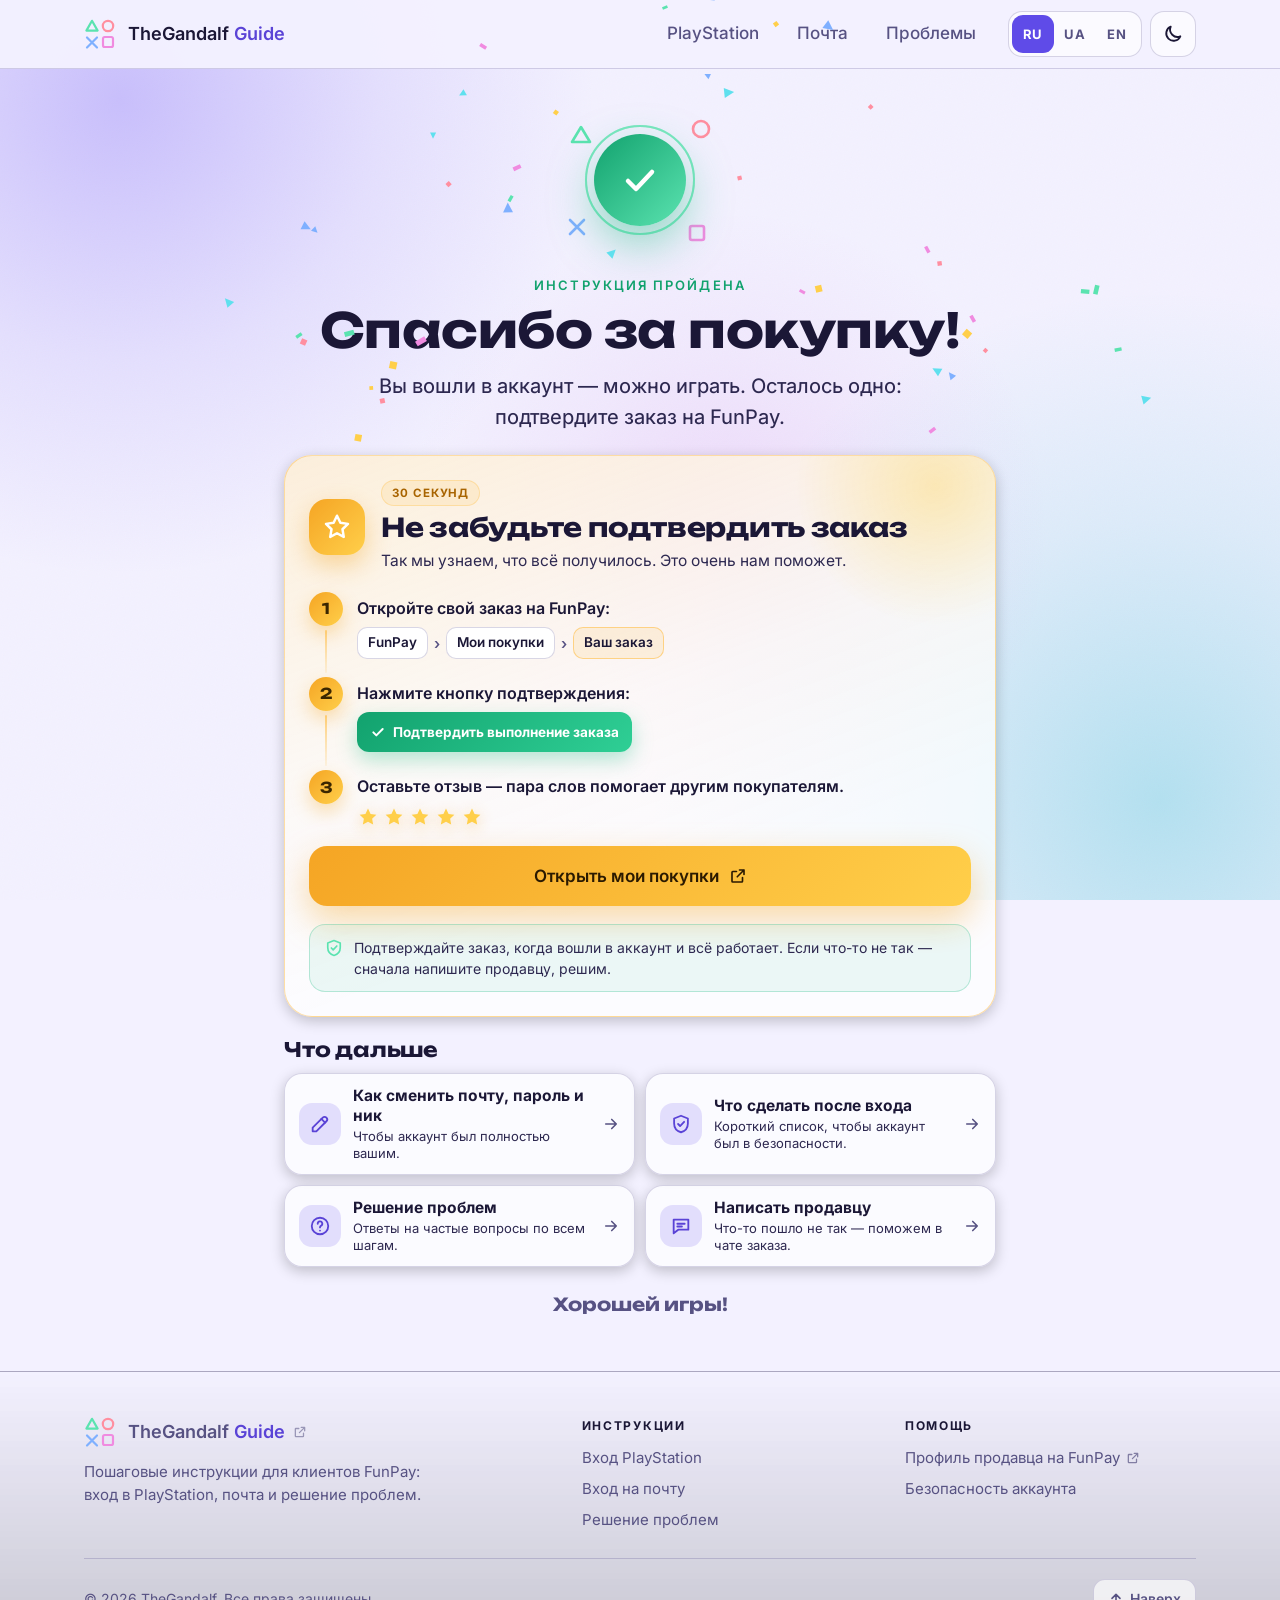
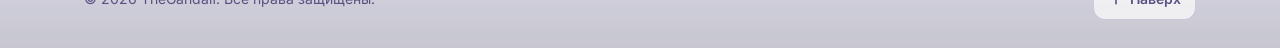
<file: thanks.html>
<!doctype html>
<html lang="ru" data-title="title.thanks">
<head>
<meta charset="utf-8">
<meta name="viewport" content="width=device-width, initial-scale=1">
<title>Спасибо за покупку — TheGandalf Guide</title>
<meta name="description" content="Инструкция пройдена. Подтвердите заказ на FunPay.">
<meta name="robots" content="noindex">
<meta name="theme-color" content="#0b0a1a">
<link rel="icon" href="favicon.svg" type="image/svg+xml">
<link rel="preload" href="assets/fonts/inter-cyrillic.woff2" as="font" type="font/woff2" crossorigin>
<link rel="preload" href="assets/fonts/inter-latin.woff2" as="font" type="font/woff2" crossorigin>
<link rel="preload" href="assets/fonts/unbounded-cyrillic.woff2" as="font" type="font/woff2" crossorigin>
<link rel="stylesheet" href="assets/css/thanks.css?v=4371ac66">
<script>(function(){var d=document.documentElement;d.classList.add('js');var t=null;try{t=localStorage.getItem('gg:theme')}catch(e){}if(!t){t=(window.matchMedia&&matchMedia('(prefers-color-scheme: light)').matches)?'light':'dark'}d.setAttribute('data-theme',t)})()</script>
<script>try{if(sessionStorage.getItem("gg:fin"))document.documentElement.classList.add("from-fin")}catch(e){}</script>
<script type="speculationrules">{"prerender":[{"where":{"and":[{"href_matches":"/*"},{"not":{"href_matches":"*thanks.html*"}},{"not":{"selector_matches":"[target=_blank]"}}]},"eagerness":"moderate"}]}</script>
<script data-lite>(function(){var d=document.documentElement,n=navigator,c=n.connection||{},l=null;try{l=localStorage.getItem("gg:lite")}catch(e){}if(l===null&&((n.deviceMemory&&n.deviceMemory<=2)||(n.hardwareConcurrency&&n.hardwareConcurrency<=2)||c.saveData||/2g/.test(c.effectiveType||"")))l="1";if(l==="1")d.classList.add("lite")})()</script>
</head>
<body class="">
<a class="skip" href="#main" data-i18n="skip">К содержимому</a>
<div class="bg" aria-hidden="true"><i></i><i></i><i></i></div>

<header class="site-header"><div class="container bar">
<a class="brand" href="index.html" aria-label="TheGandalf Guide — на главную" data-i18n-attr="aria-label:brand.aria"><svg viewBox="0 0 32 32" fill="none" stroke-width="2.2" stroke-linecap="round" stroke-linejoin="round" aria-hidden="true"><path d="M8 2.8 13.6 12.6H2.4Z" stroke="#5be3b0"/><circle cx="24" cy="8" r="5.2" stroke="#ff8fa0"/><path d="M3 19.5 13 29.5M13 19.5 3 29.5" stroke="#7fb0ff"/><rect x="19" y="19" width="10" height="10" rx="1.8" stroke="#f08be0"/></svg><span>TheGandalf <b>Guide</b></span></a>
<nav id="nav" class="nav" aria-label="Разделы" data-i18n-attr="aria-label:nav.aria"><a href="playstation.html" data-i18n="nav.ps">PlayStation</a><a href="email.html" data-i18n="nav.mail">Почта</a><a href="troubleshooting.html" data-i18n="nav.faq">Проблемы</a><div class="nav-tools"><div class="lang" role="group" aria-label="Язык" data-i18n-attr="aria-label:lang.aria"><button type="button" data-lang="ru" aria-pressed="true">RU</button><button type="button" data-lang="uk" aria-pressed="false">UA</button><button type="button" data-lang="en" aria-pressed="false">EN</button></div></div></nav>
<div class="tools"><div class="lang" role="group" aria-label="Язык" data-i18n-attr="aria-label:lang.aria"><button type="button" data-lang="ru" aria-pressed="true">RU</button><button type="button" data-lang="uk" aria-pressed="false">UA</button><button type="button" data-lang="en" aria-pressed="false">EN</button></div><button class="iconbtn themebtn" type="button" aria-label="Включить светлую тему"><svg class="sun" viewBox="0 0 24 24" fill="none" stroke="currentColor" stroke-width="2" stroke-linecap="round" stroke-linejoin="round" aria-hidden="true"><circle cx="12" cy="12" r="4"/><path d="M12 2v2M12 20v2M4.9 4.9l1.4 1.4M17.7 17.7l1.4 1.4M2 12h2M20 12h2M4.9 19.1l1.4-1.4M17.7 6.3l1.4-1.4"/></svg><svg class="moon" viewBox="0 0 24 24" fill="none" stroke="currentColor" stroke-width="2" stroke-linecap="round" stroke-linejoin="round" aria-hidden="true"><path d="M20 14.5A8 8 0 0 1 9.5 4 8 8 0 1 0 20 14.5Z"/></svg></button><button class="iconbtn burger" type="button" aria-expanded="false" aria-controls="nav" aria-label="Меню" data-i18n-attr="aria-label:menu"><svg viewBox="0 0 24 24" fill="none" stroke="currentColor" stroke-width="2.2" stroke-linecap="round" aria-hidden="true"><path d="M4 7h16M4 12h16M4 17h16"/></svg></button></div>
</div></header>
<div class="thx-cover" aria-hidden="true"><span class="thx-cover-ok"><svg viewBox="0 0 52 52" fill="none" stroke="currentColor" stroke-width="4.5" stroke-linecap="round" stroke-linejoin="round" aria-hidden="true"><path d="m14 27 8 8 16-17"/></svg></span></div>
<main id="main" class="container thx">
<section class="thx-hero"><div class="thx-badge" aria-hidden="true"><i class="thx-ring"></i><i class="thx-ring r2"></i><span class="thx-ok"><svg viewBox="0 0 52 52" fill="none" stroke="currentColor" stroke-width="4.5" stroke-linecap="round" stroke-linejoin="round" aria-hidden="true"><path class="thx-chk" d="m14 27 8 8 16-17"/></svg></span><i class="thx-s s1"><svg viewBox="0 0 24 24" fill="none" stroke="currentColor" stroke-width="2.6" stroke-linecap="round" stroke-linejoin="round"><path d="M12 4 21 19H3Z"/></svg></i><i class="thx-s s2"><svg viewBox="0 0 24 24" fill="none" stroke="currentColor" stroke-width="2.6" stroke-linecap="round" stroke-linejoin="round"><circle cx="12" cy="12" r="8"/></svg></i><i class="thx-s s3"><svg viewBox="0 0 24 24" fill="none" stroke="currentColor" stroke-width="2.6" stroke-linecap="round" stroke-linejoin="round"><path d="M5 5 19 19M19 5 5 19"/></svg></i><i class="thx-s s4"><svg viewBox="0 0 24 24" fill="none" stroke="currentColor" stroke-width="2.6" stroke-linecap="round" stroke-linejoin="round"><rect x="5" y="5" width="14" height="14" rx="2"/></svg></i></div><p class="eyebrow" data-i18n-html="th.eye">Инструкция пройдена</p><h1 data-i18n-html="th.h1">Спасибо за покупку!</h1><p class="lead" data-i18n-html="th.lead">Вы вошли в аккаунт — можно играть. Осталось одно: подтвердите заказ на FunPay.</p></section>
<section class="glass thx-card" aria-labelledby="thx-c"><i class="thx-glow" aria-hidden="true"></i><div class="thx-ch"><span class="thx-ci"><svg viewBox="0 0 24 24" fill="none" stroke="currentColor" stroke-width="2" stroke-linecap="round" stroke-linejoin="round" aria-hidden="true"><path d="m12 3 2.7 5.6 6.1.9-4.4 4.3 1 6.1L12 17l-5.4 2.9 1-6.1-4.4-4.3 6.1-.9Z"/></svg></span><div class="thx-cht"><span class="thx-time" data-i18n-html="th.c.t">30 секунд</span><h2 id=thx-c data-i18n-html="th.c.h">Не забудьте подтвердить заказ</h2><p data-i18n-html="th.c.p">Так мы узнаем, что всё получилось. Это очень нам поможет.</p></div></div><ol class="thx-steps"><li><i class="thx-n">1</i><div class="thx-st"><span class="thx-st-t" data-i18n-html="th.c.1">Откройте свой заказ на FunPay:</span><span class="thx-path"><b>FunPay</b><i aria-hidden="true">›</i><b data-i18n-html="th.my">Мои покупки</b><i aria-hidden="true">›</i><b class="thx-path-on" data-i18n-html="th.order">Ваш заказ</b></span></div></li><li><i class="thx-n">2</i><div class="thx-st"><span class="thx-st-t" data-i18n-html="th.c.2">Нажмите кнопку подтверждения:</span><span class="thx-mock"><svg viewBox="0 0 24 24" fill="none" stroke="currentColor" stroke-width="3" stroke-linecap="round" stroke-linejoin="round" aria-hidden="true"><path d="m5 12.5 4.5 4.5L19 7.5"/></svg><span data-i18n-html="th.c.2b">Подтвердить выполнение заказа</span></span></div></li><li><i class="thx-n">3</i><div class="thx-st"><span class="thx-st-t" data-i18n-html="th.c.3">Оставьте отзыв — пара слов помогает другим покупателям.</span><span class="thx-stars" aria-hidden="true"><svg viewBox="0 0 24 24" aria-hidden="true"><path fill="currentColor" d="m12 2.8 2.8 5.8 6.3.9-4.6 4.4 1.1 6.3L12 17.2l-5.6 3 1.1-6.3L2.9 9.5l6.3-.9Z"/></svg><svg viewBox="0 0 24 24" aria-hidden="true"><path fill="currentColor" d="m12 2.8 2.8 5.8 6.3.9-4.6 4.4 1.1 6.3L12 17.2l-5.6 3 1.1-6.3L2.9 9.5l6.3-.9Z"/></svg><svg viewBox="0 0 24 24" aria-hidden="true"><path fill="currentColor" d="m12 2.8 2.8 5.8 6.3.9-4.6 4.4 1.1 6.3L12 17.2l-5.6 3 1.1-6.3L2.9 9.5l6.3-.9Z"/></svg><svg viewBox="0 0 24 24" aria-hidden="true"><path fill="currentColor" d="m12 2.8 2.8 5.8 6.3.9-4.6 4.4 1.1 6.3L12 17.2l-5.6 3 1.1-6.3L2.9 9.5l6.3-.9Z"/></svg><svg viewBox="0 0 24 24" aria-hidden="true"><path fill="currentColor" d="m12 2.8 2.8 5.8 6.3.9-4.6 4.4 1.1 6.3L12 17.2l-5.6 3 1.1-6.3L2.9 9.5l6.3-.9Z"/></svg></span></div></li></ol><a class="btn btn-lg thx-btn" href="https://funpay.com/orders/" target="_blank" rel="noopener"><span data-i18n-html="th.c.btn">Открыть мои покупки</span><svg width="18" height="18" viewBox="0 0 24 24" fill="none" stroke="currentColor" stroke-width="2.2" stroke-linecap="round" stroke-linejoin="round" aria-hidden="true"><path d="M14 4h6v6M20 4l-9 9M18 14v5a1 1 0 0 1-1 1H5a1 1 0 0 1-1-1V7a1 1 0 0 1 1-1h5"/></svg></a><p class="thx-warn"><svg viewBox="0 0 24 24" fill="none" stroke="currentColor" stroke-width="2" stroke-linecap="round" stroke-linejoin="round" aria-hidden="true"><path d="M12 3 4.5 6v5.5c0 4.6 3.1 8.3 7.5 9.5 4.4-1.2 7.5-4.9 7.5-9.5V6Z"/><path d="m8.8 12 2.2 2.2 4.4-4.6"/></svg><span data-i18n-html="th.c.warn">Подтверждайте заказ, когда вошли в аккаунт и всё работает. Если что-то не так — сначала напишите продавцу, решим.</span></p></section>
<section class="thx-next" aria-labelledby="thx-n"><h2 id=thx-n data-i18n-html="th.n.h">Что дальше</h2><div class="fin-grid"><a class="fin-a" href="playstation.html#change"><span class="fin-ai"><svg viewBox="0 0 24 24" fill="none" stroke="currentColor" stroke-width="2" stroke-linecap="round" stroke-linejoin="round" aria-hidden="true"><path d="M4 20h4L19 9a2.8 2.8 0 0 0-4-4L4 16Z"/><path d="m13.5 6.5 4 4"/></svg></span><span class="fin-at"><b data-i18n-html="ps.chg.h">Как сменить почту, пароль и ник</b><small data-i18n-html="th.n1.d">Чтобы аккаунт был полностью вашим.</small></span><span class="fin-go" aria-hidden="true"><svg width="20" height="20" viewBox="0 0 24 24" fill="none" stroke="currentColor" stroke-width="2.2" stroke-linecap="round" stroke-linejoin="round" aria-hidden="true"><path d="M5 12h14M13 6l6 6-6 6"/></svg></span></a><a class="fin-a" href="playstation.html#after"><span class="fin-ai"><svg viewBox="0 0 24 24" fill="none" stroke="currentColor" stroke-width="2" stroke-linecap="round" stroke-linejoin="round" aria-hidden="true"><path d="M12 3 4.5 6v5.5c0 4.6 3.1 8.3 7.5 9.5 4.4-1.2 7.5-4.9 7.5-9.5V6Z"/><path d="m8.8 12 2.2 2.2 4.4-4.6"/></svg></span><span class="fin-at"><b data-i18n-html="th.n2.t">Что сделать после входа</b><small data-i18n-html="th.n2.d">Короткий список, чтобы аккаунт был в безопасности.</small></span><span class="fin-go" aria-hidden="true"><svg width="20" height="20" viewBox="0 0 24 24" fill="none" stroke="currentColor" stroke-width="2.2" stroke-linecap="round" stroke-linejoin="round" aria-hidden="true"><path d="M5 12h14M13 6l6 6-6 6"/></svg></span></a><a class="fin-a" href="troubleshooting.html"><span class="fin-ai"><svg viewBox="0 0 24 24" fill="none" stroke="currentColor" stroke-width="2" stroke-linecap="round" stroke-linejoin="round" aria-hidden="true"><circle cx="12" cy="12" r="9"/><path d="M9.5 9.5a2.5 2.5 0 1 1 3.5 2.3c-.7.4-1 .9-1 1.7M12 17h.01"/></svg></span><span class="fin-at"><b data-i18n-html="fin.faq">Решение проблем</b><small data-i18n-html="th.n3.d">Ответы на частые вопросы по всем шагам.</small></span><span class="fin-go" aria-hidden="true"><svg width="20" height="20" viewBox="0 0 24 24" fill="none" stroke="currentColor" stroke-width="2.2" stroke-linecap="round" stroke-linejoin="round" aria-hidden="true"><path d="M5 12h14M13 6l6 6-6 6"/></svg></span></a><a class="fin-a" href="https://funpay.com/users/2218130/" target="_blank" rel="noopener"><span class="fin-ai"><svg viewBox="0 0 24 24" fill="none" stroke="currentColor" stroke-width="2" stroke-linecap="round" stroke-linejoin="round" aria-hidden="true"><path d="M4 5h16v11H9l-5 4Z"/><path d="M8 9.5h8M8 12.5h5"/></svg></span><span class="fin-at"><b data-i18n-html="th.n4.t">Написать продавцу</b><small data-i18n-html="th.n4.d">Что-то пошло не так — поможем в чате заказа.</small></span><span class="fin-go" aria-hidden="true"><svg width="20" height="20" viewBox="0 0 24 24" fill="none" stroke="currentColor" stroke-width="2.2" stroke-linecap="round" stroke-linejoin="round" aria-hidden="true"><path d="M5 12h14M13 6l6 6-6 6"/></svg></span></a></div></section>
<p class="thx-bye" data-i18n-html="th.bye">Хорошей игры!</p>
</main>
<footer class="footer"><div class="container">
<div class="ft-top"><div class="ft-brand"><a class="brand ft-logo" href="https://funpay.com/users/2218130/" target="_blank" rel="noopener" title="Профиль продавца на FunPay" data-i18n-attr="title:foot.seller"><svg viewBox="0 0 32 32" fill="none" stroke-width="2.2" stroke-linecap="round" stroke-linejoin="round" aria-hidden="true"><path d="M8 2.8 13.6 12.6H2.4Z" stroke="#5be3b0"/><circle cx="24" cy="8" r="5.2" stroke="#ff8fa0"/><path d="M3 19.5 13 29.5M13 19.5 3 29.5" stroke="#7fb0ff"/><rect x="19" y="19" width="10" height="10" rx="1.8" stroke="#f08be0"/></svg><span>TheGandalf <b>Guide</b></span><svg width="18" height="18" viewBox="0 0 24 24" fill="none" stroke="currentColor" stroke-width="2.2" stroke-linecap="round" stroke-linejoin="round" aria-hidden="true"><path d="M14 4h6v6M20 4l-9 9M18 14v5a1 1 0 0 1-1 1H5a1 1 0 0 1-1-1V7a1 1 0 0 1 1-1h5"/></svg></a><p data-i18n-html="foot.about">Пошаговые инструкции для клиентов FunPay: вход в PlayStation, почта и решение проблем.</p></div><nav class="ft-col" aria-label="Инструкции" data-i18n-attr="aria-label:foot.guides"><b data-i18n-html="foot.guides">Инструкции</b><a href="playstation.html"><span data-i18n="ps.name">Вход PlayStation</span></a><a href="email.html"><span data-i18n="mail.name">Вход на почту</span></a><a href="troubleshooting.html"><span data-i18n="faq.name">Решение проблем</span></a></nav><div class="ft-col"><b data-i18n-html="foot.help">Помощь</b><a href="https://funpay.com/users/2218130/" target="_blank" rel="noopener"><span data-i18n="foot.seller">Профиль продавца на FunPay</span><svg width="18" height="18" viewBox="0 0 24 24" fill="none" stroke="currentColor" stroke-width="2.2" stroke-linecap="round" stroke-linejoin="round" aria-hidden="true"><path d="M14 4h6v6M20 4l-9 9M18 14v5a1 1 0 0 1-1 1H5a1 1 0 0 1-1-1V7a1 1 0 0 1 1-1h5"/></svg></a><a href="troubleshooting.html#faq-g-sec"><span data-i18n="foot.sec">Безопасность аккаунта</span></a></div></div>
<div class="ft-bottom"><span data-i18n-html="foot.copy">© 2026 TheGandalf. Все права защищены.</span><a class="ft-up" href="#main"><svg width="16" height="16" viewBox="0 0 24 24" fill="none" stroke="currentColor" stroke-width="2.4" stroke-linecap="round" stroke-linejoin="round" aria-hidden="true"><path d="M12 19V5M6 11l6-6 6 6"/></svg><span data-i18n="foot.up">Наверх</span></a></div>
</div></footer>
<script data-l10n>window.GG_L10N={"uk":"assets/lang/thanks.uk.js?v=3d8a108e","en":"assets/lang/thanks.en.js?v=def4563d"};(function(){var l=null;try{l=localStorage.getItem("gg:lang")}catch(e){}var u=window.GG_L10N[l];if(u)document.write('<script src="'+u+'" defer><\/script>')})()</script>
<script src="assets/lang/thanks.ru.js?v=736f6519" defer></script>
<script src="assets/app.js?v=c285a36e" defer></script>
</body>
</html>
</file>
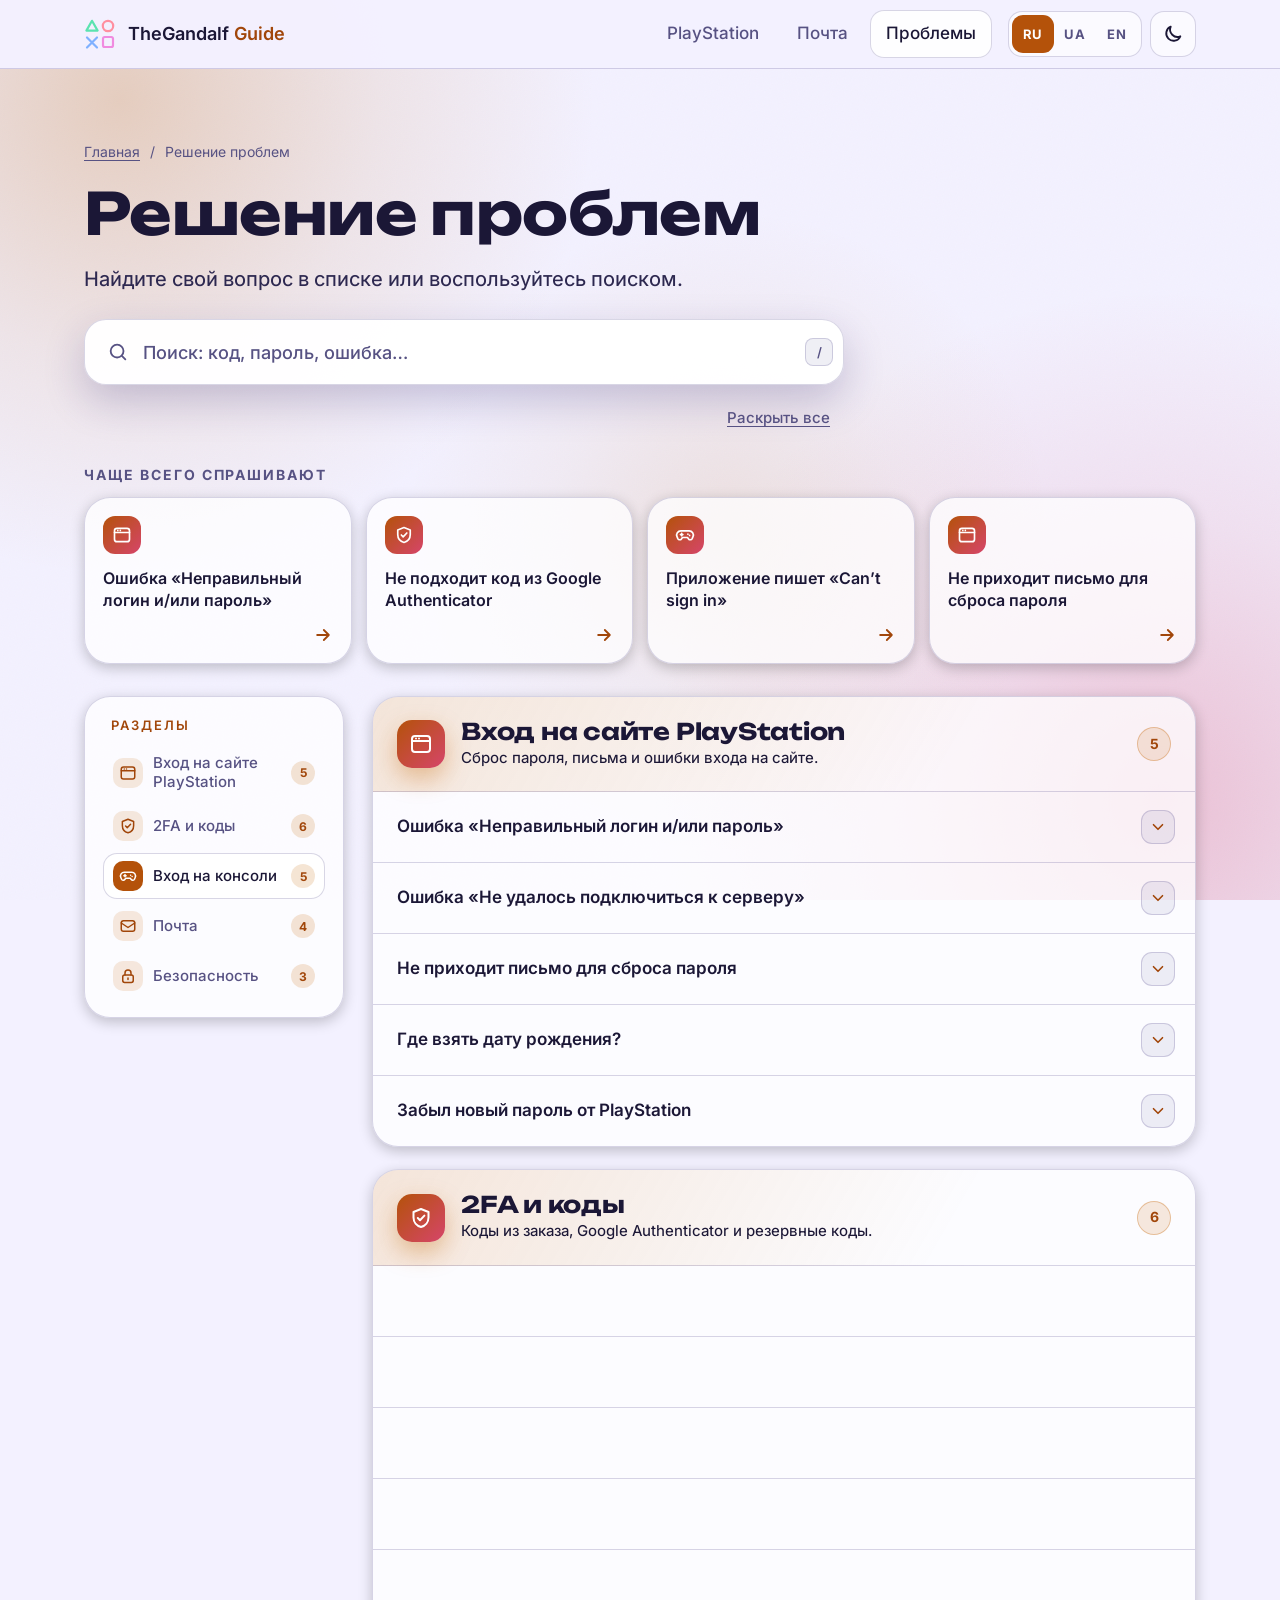
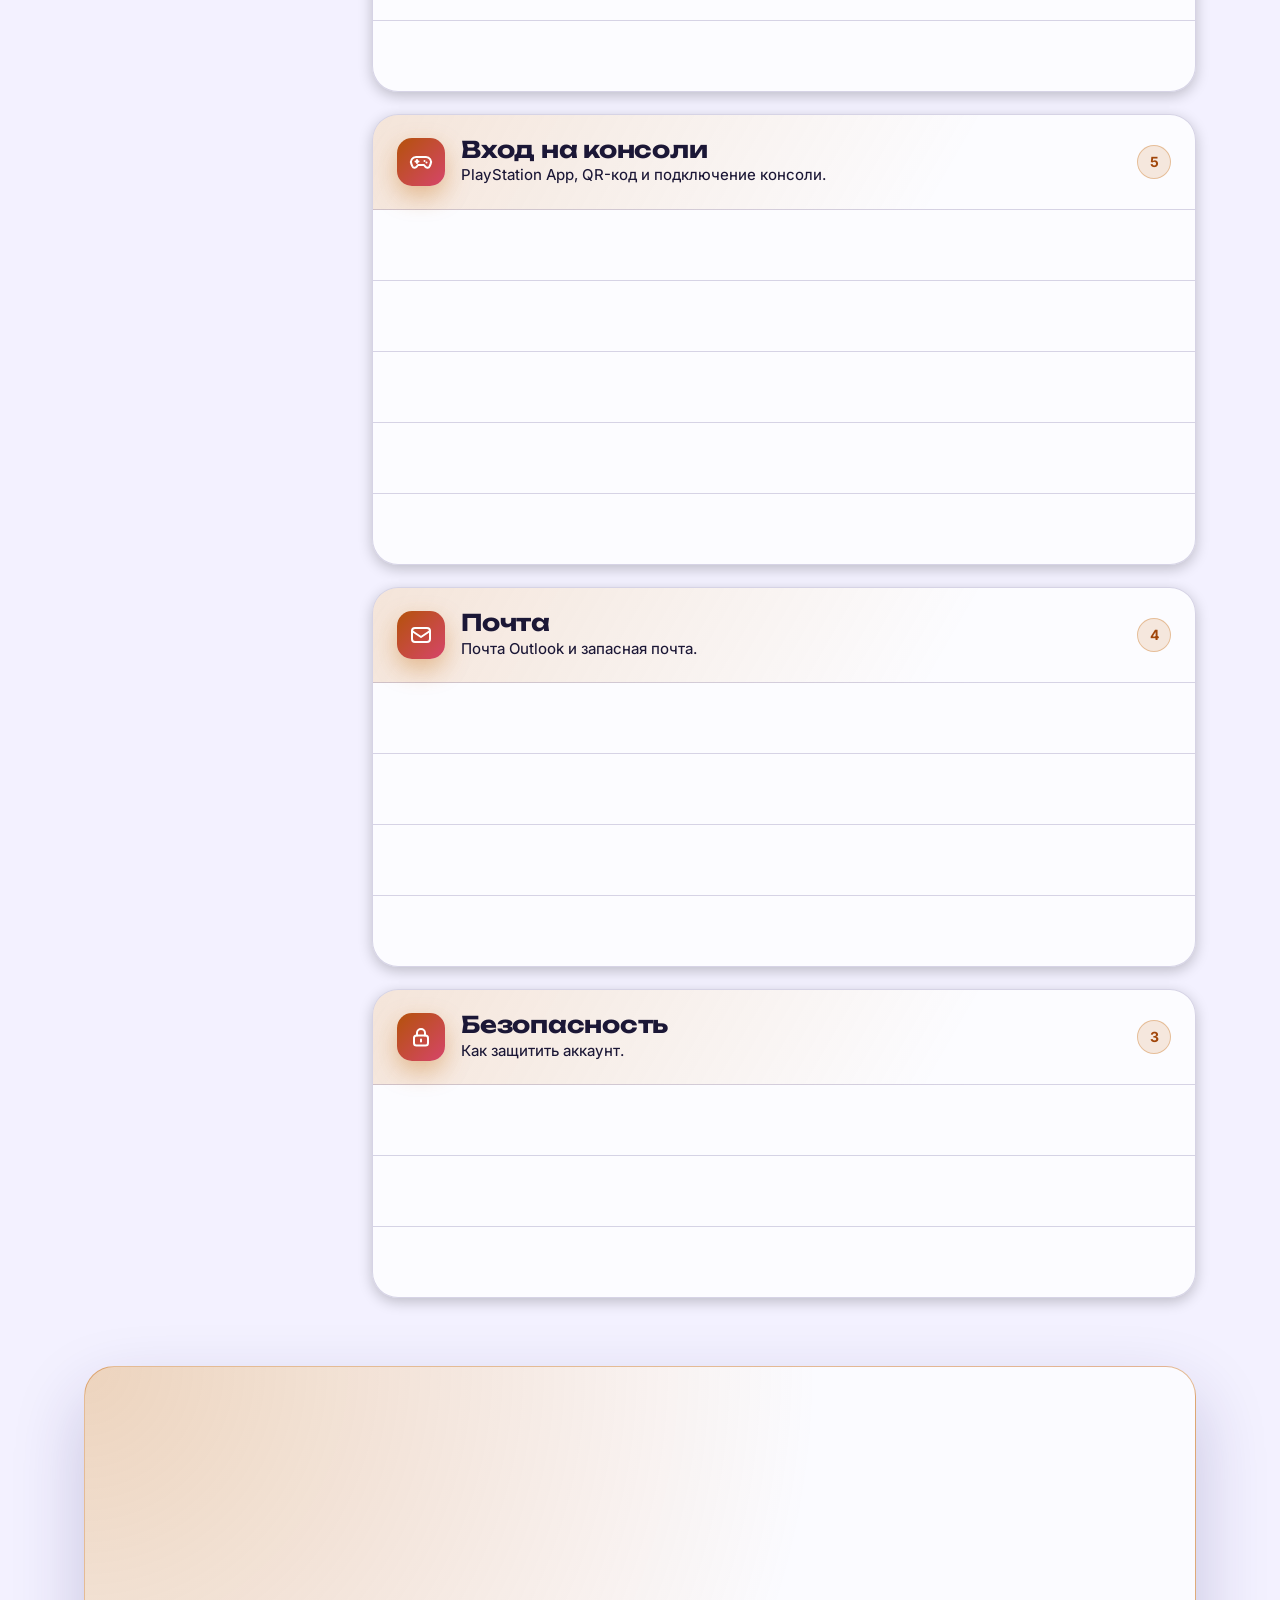
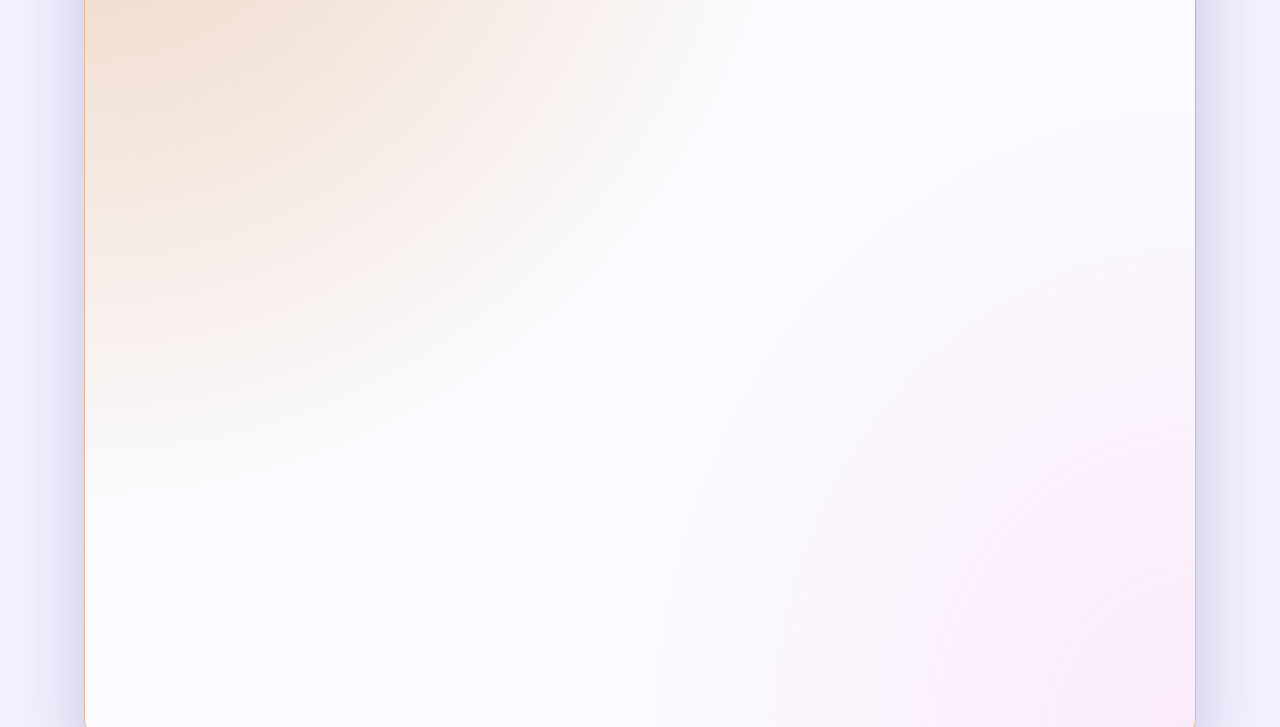
<file: troubleshooting.html>
<!doctype html>
<html lang="ru" data-title="title.faq">
<head>
<meta charset="utf-8">
<meta name="viewport" content="width=device-width, initial-scale=1">
<title>Решение проблем — TheGandalf Guide</title>
<meta name="description" content="Ответы на частые вопросы и решение ошибок при входе.">
<meta name="theme-color" content="#0b0a1a">
<link rel="icon" href="favicon.svg" type="image/svg+xml">
<link rel="preload" href="assets/fonts/inter-cyrillic.woff2" as="font" type="font/woff2" crossorigin>
<link rel="preload" href="assets/fonts/inter-latin.woff2" as="font" type="font/woff2" crossorigin>
<link rel="preload" href="assets/fonts/unbounded-cyrillic.woff2" as="font" type="font/woff2" crossorigin>
<link rel="stylesheet" href="assets/css/troubleshooting.css?v=5553a3d7">
<script>(function(){var d=document.documentElement;d.classList.add('js');var t=null;try{t=localStorage.getItem('gg:theme')}catch(e){}if(!t){t=(window.matchMedia&&matchMedia('(prefers-color-scheme: light)').matches)?'light':'dark'}d.setAttribute('data-theme',t)})()</script>
<script type="speculationrules">{"prerender":[{"where":{"and":[{"href_matches":"/*"},{"not":{"href_matches":"*thanks.html*"}},{"not":{"selector_matches":"[target=_blank]"}}]},"eagerness":"moderate"}]}</script>
<script data-lite>(function(){var d=document.documentElement,n=navigator,c=n.connection||{},l=null;try{l=localStorage.getItem("gg:lite")}catch(e){}if(l===null&&((n.deviceMemory&&n.deviceMemory<=2)||(n.hardwareConcurrency&&n.hardwareConcurrency<=2)||c.saveData||/2g/.test(c.effectiveType||"")))l="1";if(l==="1")d.classList.add("lite")})()</script>
</head>
<body class="s-faq">
<a class="skip" href="#main" data-i18n="skip">К содержимому</a>
<div class="bg" aria-hidden="true"><i></i><i></i><i></i></div>
<div id="readbar" aria-hidden="true"></div>
<header class="site-header"><div class="container bar">
<a class="brand" href="index.html" aria-label="TheGandalf Guide — на главную" data-i18n-attr="aria-label:brand.aria"><svg viewBox="0 0 32 32" fill="none" stroke-width="2.2" stroke-linecap="round" stroke-linejoin="round" aria-hidden="true"><path d="M8 2.8 13.6 12.6H2.4Z" stroke="#5be3b0"/><circle cx="24" cy="8" r="5.2" stroke="#ff8fa0"/><path d="M3 19.5 13 29.5M13 19.5 3 29.5" stroke="#7fb0ff"/><rect x="19" y="19" width="10" height="10" rx="1.8" stroke="#f08be0"/></svg><span>TheGandalf <b>Guide</b></span></a>
<nav id="nav" class="nav" aria-label="Разделы" data-i18n-attr="aria-label:nav.aria"><a href="playstation.html" data-i18n="nav.ps">PlayStation</a><a href="email.html" data-i18n="nav.mail">Почта</a><a href="troubleshooting.html" aria-current="page" data-i18n="nav.faq">Проблемы</a><div class="nav-tools"><div class="lang" role="group" aria-label="Язык" data-i18n-attr="aria-label:lang.aria"><button type="button" data-lang="ru" aria-pressed="true">RU</button><button type="button" data-lang="uk" aria-pressed="false">UA</button><button type="button" data-lang="en" aria-pressed="false">EN</button></div></div></nav>
<div class="tools"><div class="lang" role="group" aria-label="Язык" data-i18n-attr="aria-label:lang.aria"><button type="button" data-lang="ru" aria-pressed="true">RU</button><button type="button" data-lang="uk" aria-pressed="false">UA</button><button type="button" data-lang="en" aria-pressed="false">EN</button></div><button class="iconbtn themebtn" type="button" aria-label="Включить светлую тему"><svg class="sun" viewBox="0 0 24 24" fill="none" stroke="currentColor" stroke-width="2" stroke-linecap="round" stroke-linejoin="round" aria-hidden="true"><circle cx="12" cy="12" r="4"/><path d="M12 2v2M12 20v2M4.9 4.9l1.4 1.4M17.7 17.7l1.4 1.4M2 12h2M20 12h2M4.9 19.1l1.4-1.4M17.7 6.3l1.4-1.4"/></svg><svg class="moon" viewBox="0 0 24 24" fill="none" stroke="currentColor" stroke-width="2" stroke-linecap="round" stroke-linejoin="round" aria-hidden="true"><path d="M20 14.5A8 8 0 0 1 9.5 4 8 8 0 1 0 20 14.5Z"/></svg></button><button class="iconbtn burger" type="button" aria-expanded="false" aria-controls="nav" aria-label="Меню" data-i18n-attr="aria-label:menu"><svg viewBox="0 0 24 24" fill="none" stroke="currentColor" stroke-width="2.2" stroke-linecap="round" aria-hidden="true"><path d="M4 7h16M4 12h16M4 17h16"/></svg></button></div>
</div></header>
<main id="main" class="container">
<section class="hero faq-hero reveal">
<nav class="crumbs" aria-label="Навигация" data-i18n-attr="aria-label:crumb.aria"><a href="index.html" data-i18n="crumb.home">Главная</a><span aria-hidden="true">/</span><span aria-current="page" data-i18n="faq.name">Решение проблем</span></nav>
<h1 data-i18n="faq.name">Решение проблем</h1>
<p class="lead" data-i18n="faqp.lead">Найдите свой вопрос в списке или воспользуйтесь поиском.</p>
<div class="faq-search">
<label class="search big"><span class="sr" data-i18n="faqp.search.label">Поиск по вопросам</span><svg viewBox="0 0 24 24" fill="none" stroke="currentColor" stroke-width="2" stroke-linecap="round" aria-hidden="true"><circle cx="11" cy="11" r="7"/><path d="m20 20-3.5-3.5"/></svg><input id="faq-search" type="search" placeholder="Поиск: код, пароль, ошибка…" data-i18n-attr="placeholder:faqp.search.ph" autocomplete="off" enterkeyhint="search"><kbd class="kbd" aria-hidden="true">/</kbd><button class="search-x" id="faq-clear" type="button" hidden aria-label="Очистить поиск" data-i18n-attr="aria-label:faq.clear"><svg viewBox="0 0 24 24" fill="none" stroke="currentColor" stroke-width="2.4" stroke-linecap="round" aria-hidden="true"><path d="M6 6l12 12M18 6 6 18"/></svg></button></label>
<div class="faq-meta"><span class="faq-count" id="faq-count" aria-live="polite"></span><button class="linkbtn" id="faq-toggle" type="button" data-open="0" data-i18n="faqp.expand">Раскрыть все</button></div>
</div>
</section>
<section class="faq-pop reveal" aria-labelledby="pop-h"><h2 class="faq-pop-h" id="pop-h" data-i18n-html="faq.pop.h">Чаще всего спрашивают</h2><div class="pop-grid"><a class="glass pop-tile" href="#faq-3"><span class="pop-i"><svg viewBox="0 0 24 24" fill="none" stroke="currentColor" stroke-width="2" stroke-linecap="round" stroke-linejoin="round" aria-hidden="true"><rect x="3" y="4" width="18" height="16" rx="3"/><path d="M3 9h18M7 6.5h.01M10 6.5h.01"/></svg></span><span class="pop-t" data-i18n-html="faq.q3">Ошибка «Неправильный логин и/или пароль»</span><svg width="20" height="20" viewBox="0 0 24 24" fill="none" stroke="currentColor" stroke-width="2.2" stroke-linecap="round" stroke-linejoin="round" aria-hidden="true"><path d="M5 12h14M13 6l6 6-6 6"/></svg></a><a class="glass pop-tile" href="#faq-11"><span class="pop-i"><svg viewBox="0 0 24 24" fill="none" stroke="currentColor" stroke-width="2" stroke-linecap="round" stroke-linejoin="round" aria-hidden="true"><path d="M12 3 4.5 6v5.5c0 4.6 3.1 8.3 7.5 9.5 4.4-1.2 7.5-4.9 7.5-9.5V6Z"/><path d="m8.8 12 2.2 2.2 4.4-4.6"/></svg></span><span class="pop-t" data-i18n-html="faq.q11">Не подходит код из Google Authenticator</span><svg width="20" height="20" viewBox="0 0 24 24" fill="none" stroke="currentColor" stroke-width="2.2" stroke-linecap="round" stroke-linejoin="round" aria-hidden="true"><path d="M5 12h14M13 6l6 6-6 6"/></svg></a><a class="glass pop-tile" href="#faq-7"><span class="pop-i"><svg viewBox="0 0 24 24" fill="none" stroke="currentColor" stroke-width="2" stroke-linecap="round" stroke-linejoin="round" aria-hidden="true"><path d="M7 7h10a5 5 0 0 1 4.6 7l-1 2.3a2.5 2.5 0 0 1-4.3.4L15 15H9l-1.3 1.7a2.5 2.5 0 0 1-4.3-.4l-1-2.3A5 5 0 0 1 7 7Z"/><path d="M8 10v3M6.5 11.5h3M15.5 11h.01M17.5 12.5h.01"/></svg></span><span class="pop-t" data-i18n-html="faq.q7">Приложение пишет «Can’t sign in»</span><svg width="20" height="20" viewBox="0 0 24 24" fill="none" stroke="currentColor" stroke-width="2.2" stroke-linecap="round" stroke-linejoin="round" aria-hidden="true"><path d="M5 12h14M13 6l6 6-6 6"/></svg></a><a class="glass pop-tile" href="#faq-8"><span class="pop-i"><svg viewBox="0 0 24 24" fill="none" stroke="currentColor" stroke-width="2" stroke-linecap="round" stroke-linejoin="round" aria-hidden="true"><rect x="3" y="4" width="18" height="16" rx="3"/><path d="M3 9h18M7 6.5h.01M10 6.5h.01"/></svg></span><span class="pop-t" data-i18n-html="faq.q8">Не приходит письмо для сброса пароля</span><svg width="20" height="20" viewBox="0 0 24 24" fill="none" stroke="currentColor" stroke-width="2.2" stroke-linecap="round" stroke-linejoin="round" aria-hidden="true"><path d="M5 12h14M13 6l6 6-6 6"/></svg></a></div></section>
<div class="faq-layout">
<nav class="glass faq-nav" aria-label="Разделы" data-i18n-attr="aria-label:faq.jump"><p class="eyebrow" data-i18n-html="faq.jump">Разделы</p><ul><li><a href="#faq-g-web" data-sec="faq-g-web"><span class="fj-i"><svg viewBox="0 0 24 24" fill="none" stroke="currentColor" stroke-width="2" stroke-linecap="round" stroke-linejoin="round" aria-hidden="true"><rect x="3" y="4" width="18" height="16" rx="3"/><path d="M3 9h18M7 6.5h.01M10 6.5h.01"/></svg></span><span class="fj-t" data-i18n-html="faq.g.web">Вход на сайте PlayStation</span><span class="fj-n">5</span></a></li><li><a href="#faq-g-2fa" data-sec="faq-g-2fa"><span class="fj-i"><svg viewBox="0 0 24 24" fill="none" stroke="currentColor" stroke-width="2" stroke-linecap="round" stroke-linejoin="round" aria-hidden="true"><path d="M12 3 4.5 6v5.5c0 4.6 3.1 8.3 7.5 9.5 4.4-1.2 7.5-4.9 7.5-9.5V6Z"/><path d="m8.8 12 2.2 2.2 4.4-4.6"/></svg></span><span class="fj-t" data-i18n-html="faq.g.2fa">2FA и коды</span><span class="fj-n">6</span></a></li><li><a href="#faq-g-con" data-sec="faq-g-con"><span class="fj-i"><svg viewBox="0 0 24 24" fill="none" stroke="currentColor" stroke-width="2" stroke-linecap="round" stroke-linejoin="round" aria-hidden="true"><path d="M7 7h10a5 5 0 0 1 4.6 7l-1 2.3a2.5 2.5 0 0 1-4.3.4L15 15H9l-1.3 1.7a2.5 2.5 0 0 1-4.3-.4l-1-2.3A5 5 0 0 1 7 7Z"/><path d="M8 10v3M6.5 11.5h3M15.5 11h.01M17.5 12.5h.01"/></svg></span><span class="fj-t" data-i18n-html="faq.g.con">Вход на консоли</span><span class="fj-n">5</span></a></li><li><a href="#faq-g-mail" data-sec="faq-g-mail"><span class="fj-i"><svg viewBox="0 0 24 24" fill="none" stroke="currentColor" stroke-width="2" stroke-linecap="round" stroke-linejoin="round" aria-hidden="true"><rect x="3" y="5" width="18" height="14" rx="3"/><path d="m3 8 9 6 9-6"/></svg></span><span class="fj-t" data-i18n-html="faq.g.mail">Почта</span><span class="fj-n">4</span></a></li><li><a href="#faq-g-sec" data-sec="faq-g-sec"><span class="fj-i"><svg viewBox="0 0 24 24" fill="none" stroke="currentColor" stroke-width="2" stroke-linecap="round" stroke-linejoin="round" aria-hidden="true"><rect x="5" y="10.5" width="14" height="10" rx="2.5"/><path d="M8 10.5V8a4 4 0 0 1 8 0v2.5M12 14.5v2"/></svg></span><span class="fj-t" data-i18n-html="faq.g.sec">Безопасность</span><span class="fj-n">3</span></a></li></ul></nav>
<div class="faq">
<section class="glass faq-sec" id="faq-g-web" aria-labelledby="h-web"><header class="fs-head"><span class="fs-ico"><svg viewBox="0 0 24 24" fill="none" stroke="currentColor" stroke-width="2" stroke-linecap="round" stroke-linejoin="round" aria-hidden="true"><rect x="3" y="4" width="18" height="16" rx="3"/><path d="M3 9h18M7 6.5h.01M10 6.5h.01"/></svg></span><div><h2 id="h-web" data-i18n-html="faq.g.web">Вход на сайте PlayStation</h2><p data-i18n-html="faq.gd.web">Сброс пароля, письма и ошибки входа на сайте.</p></div><span class="fs-n">5</span></header>
<div class="fs-list"><details class="fq" id="faq-3"><summary><span class="fq-q" data-i18n-html="faq.q3">Ошибка «Неправильный логин и/или пароль»</span><span class="fq-chev"><svg viewBox="0 0 24 24" fill="none" stroke="currentColor" stroke-width="2.2" stroke-linecap="round" stroke-linejoin="round" aria-hidden="true"><path d="m6 9 6 6 6-6"/></svg></span></summary>
<div class="ans"><p data-i18n-html="faq.a3">PlayStation показывает эту ошибку при первом входе с нового устройства или из другой страны. Чтобы войти, сбросьте пароль, а затем настройте свой 2FA:</p><ol class="ans-list"><li data-i18n-html="faq.a3.1">Откройте <a href="https://my.account.sony.com/central/verification/?entry=reset_password&amp;unified_language=en-US&amp;unified_country=US#/reset_password/change?entry=%2Freset_password" target="_blank" rel="noopener">страницу сброса пароля</a> или выполните <a href="playstation.html#step-2">шаг 2</a> инструкции.</li><li data-i18n-html="faq.a3.2">Введите почту из заказа.</li><li data-i18n-html="faq.a3.3">Откройте письмо от PlayStation и перейдите по ссылке.</li><li data-i18n-html="faq.a3.4">Укажите дату рождения из заказа.</li><li data-i18n-html="faq.a3.5">Задайте новый пароль и сохраните его.</li><li data-i18n-html="faq.a3.6">Войдите с новым паролем и настройте 2FA — <a href="playstation.html#step-7">инструкция</a>.</li></ol><figure class="shot"><div class="frame web" style="--w:819px"><div class="screen"><img src="assets/img/faq-01.webp" width="819" height="1001" loading="lazy" decoding="async" alt="Страница сброса пароля" data-i18n-attr="alt:faq.c01"><span class="zoom"><svg viewBox="0 0 24 24" fill="none" stroke="currentColor" stroke-width="2.2" stroke-linecap="round" aria-hidden="true"><circle cx="11" cy="11" r="6.5"/><path d="m20 20-4.2-4.2M11 8.5v5M8.5 11h5"/></svg></span></div></div><figcaption data-i18n-html="faq.c01">Страница сброса пароля</figcaption></figure><button class="btn ghost small linkbtn-faq" type="button" data-link="faq-3"><svg width="18" height="18" viewBox="0 0 24 24" fill="none" stroke="currentColor" stroke-width="2.2" stroke-linecap="round" stroke-linejoin="round" aria-hidden="true"><path d="M10 14a4.5 4.5 0 0 0 6.4 0l3-3a4.5 4.5 0 0 0-6.4-6.4l-1 1"/><path d="M14 10a4.5 4.5 0 0 0-6.4 0l-3 3a4.5 4.5 0 0 0 6.4 6.4l1-1"/></svg><span data-i18n="link.faq">Ссылка на ответ</span></button></div></details>
<details class="fq" id="faq-1"><summary><span class="fq-q" data-i18n-html="faq.q1">Ошибка «Не удалось подключиться к серверу»</span><span class="fq-chev"><svg viewBox="0 0 24 24" fill="none" stroke="currentColor" stroke-width="2.2" stroke-linecap="round" stroke-linejoin="round" aria-hidden="true"><path d="m6 9 6 6 6-6"/></svg></span></summary>
<div class="ans"><p data-i18n-html="faq.a1">Эта ошибка связана с вашим интернет-подключением, а не с аккаунтом. Попробуйте:</p><ol class="ans-list"><li data-i18n-html="faq.a1.1">Открыть сайт в другом браузере, например в Microsoft Edge.</li><li data-i18n-html="faq.a1.2">Включить VPN. Чтобы проверить, что он работает, откройте <a href="https://whatismyipaddress.com/" target="_blank" rel="noopener">whatismyipaddress.com</a> — там должна быть указана страна VPN-сервера.</li><li data-i18n-html="faq.a1.3">Если VPN нет — подключить прокси и проверить его так же.</li></ol><div class="callout tip"><svg viewBox="0 0 24 24" fill="none" stroke="currentColor" stroke-width="1.8" stroke-linecap="round" stroke-linejoin="round" aria-hidden="true"><path d="M9 18h6M10 21h4M12 3a6 6 0 0 0-3.5 10.9c.6.5 1 1.2 1 2.1h5c0-.9.4-1.6 1-2.1A6 6 0 0 0 12 3Z"/></svg><div data-i18n-html="faq.a1.w">Продавец не может повлиять на эту ошибку: она зависит только от вашего подключения.</div></div><button class="btn ghost small linkbtn-faq" type="button" data-link="faq-1"><svg width="18" height="18" viewBox="0 0 24 24" fill="none" stroke="currentColor" stroke-width="2.2" stroke-linecap="round" stroke-linejoin="round" aria-hidden="true"><path d="M10 14a4.5 4.5 0 0 0 6.4 0l3-3a4.5 4.5 0 0 0-6.4-6.4l-1 1"/><path d="M14 10a4.5 4.5 0 0 0-6.4 0l-3 3a4.5 4.5 0 0 0 6.4 6.4l1-1"/></svg><span data-i18n="link.faq">Ссылка на ответ</span></button></div></details>
<details class="fq" id="faq-8"><summary><span class="fq-q" data-i18n-html="faq.q8">Не приходит письмо для сброса пароля</span><span class="fq-chev"><svg viewBox="0 0 24 24" fill="none" stroke="currentColor" stroke-width="2.2" stroke-linecap="round" stroke-linejoin="round" aria-hidden="true"><path d="m6 9 6 6 6-6"/></svg></span></summary>
<div class="ans"><ol class="ans-list"><li data-i18n-html="faq.a8.1">Подождите 2–3 минуты и проверьте папку «Спам» (Junk).</li><li data-i18n-html="faq.a8.2">Проверьте, что почта введена точно как в заказе, без пробелов.</li><li data-i18n-html="faq.a8.3">Если письма всё ещё нет, запросите его повторно (<a href="playstation.html#step-2">шаг 2</a>).</li></ol><button class="btn ghost small linkbtn-faq" type="button" data-link="faq-8"><svg width="18" height="18" viewBox="0 0 24 24" fill="none" stroke="currentColor" stroke-width="2.2" stroke-linecap="round" stroke-linejoin="round" aria-hidden="true"><path d="M10 14a4.5 4.5 0 0 0 6.4 0l3-3a4.5 4.5 0 0 0-6.4-6.4l-1 1"/><path d="M14 10a4.5 4.5 0 0 0-6.4 0l-3 3a4.5 4.5 0 0 0 6.4 6.4l1-1"/></svg><span data-i18n="link.faq">Ссылка на ответ</span></button></div></details>
<details class="fq" id="faq-9"><summary><span class="fq-q" data-i18n-html="faq.q9">Где взять дату рождения?</span><span class="fq-chev"><svg viewBox="0 0 24 24" fill="none" stroke="currentColor" stroke-width="2.2" stroke-linecap="round" stroke-linejoin="round" aria-hidden="true"><path d="m6 9 6 6 6-6"/></svg></span></summary>
<div class="ans"><p data-i18n-html="faq.a9">Она указана в сообщении заказа на FunPay. Вводите её точно в таком же виде.</p><button class="btn ghost small linkbtn-faq" type="button" data-link="faq-9"><svg width="18" height="18" viewBox="0 0 24 24" fill="none" stroke="currentColor" stroke-width="2.2" stroke-linecap="round" stroke-linejoin="round" aria-hidden="true"><path d="M10 14a4.5 4.5 0 0 0 6.4 0l3-3a4.5 4.5 0 0 0-6.4-6.4l-1 1"/><path d="M14 10a4.5 4.5 0 0 0-6.4 0l-3 3a4.5 4.5 0 0 0 6.4 6.4l1-1"/></svg><span data-i18n="link.faq">Ссылка на ответ</span></button></div></details>
<details class="fq" id="faq-10"><summary><span class="fq-q" data-i18n-html="faq.q10">Забыл новый пароль от PlayStation</span><span class="fq-chev"><svg viewBox="0 0 24 24" fill="none" stroke="currentColor" stroke-width="2.2" stroke-linecap="round" stroke-linejoin="round" aria-hidden="true"><path d="m6 9 6 6 6-6"/></svg></span></summary>
<div class="ans"><p data-i18n-html="faq.a10">Сбросьте пароль ещё раз по <a href="playstation.html#step-2">шагам 2–5</a> — письмо придёт на почту из заказа.</p><button class="btn ghost small linkbtn-faq" type="button" data-link="faq-10"><svg width="18" height="18" viewBox="0 0 24 24" fill="none" stroke="currentColor" stroke-width="2.2" stroke-linecap="round" stroke-linejoin="round" aria-hidden="true"><path d="M10 14a4.5 4.5 0 0 0 6.4 0l3-3a4.5 4.5 0 0 0-6.4-6.4l-1 1"/><path d="M14 10a4.5 4.5 0 0 0-6.4 0l-3 3a4.5 4.5 0 0 0 6.4 6.4l1-1"/></svg><span data-i18n="link.faq">Ссылка на ответ</span></button></div></details>
</div></section>
<section class="glass faq-sec" id="faq-g-2fa" aria-labelledby="h-2fa"><header class="fs-head"><span class="fs-ico"><svg viewBox="0 0 24 24" fill="none" stroke="currentColor" stroke-width="2" stroke-linecap="round" stroke-linejoin="round" aria-hidden="true"><path d="M12 3 4.5 6v5.5c0 4.6 3.1 8.3 7.5 9.5 4.4-1.2 7.5-4.9 7.5-9.5V6Z"/><path d="m8.8 12 2.2 2.2 4.4-4.6"/></svg></span><div><h2 id="h-2fa" data-i18n-html="faq.g.2fa">2FA и коды</h2><p data-i18n-html="faq.gd.2fa">Коды из заказа, Google Authenticator и резервные коды.</p></div><span class="fs-n">6</span></header>
<div class="fs-list"><details class="fq" id="faq-2"><summary><span class="fq-q" data-i18n-html="faq.q2">Что такое 2FA и зачем он нужен?</span><span class="fq-chev"><svg viewBox="0 0 24 24" fill="none" stroke="currentColor" stroke-width="2.2" stroke-linecap="round" stroke-linejoin="round" aria-hidden="true"><path d="m6 9 6 6 6-6"/></svg></span></summary>
<div class="ans"><p data-i18n-html="faq.a2">2FA (двухфакторная аутентификация) — это вход в аккаунт по паролю и одноразовому коду из приложения на телефоне. Без кода войти нельзя, даже если кто-то узнает пароль. PlayStation требует 2FA для входа, поэтому его нужно настроить.</p><a class="btn small" href="playstation.html#step-7"><span data-i18n="faq.a2.btn">Как настроить 2FA</span><svg width="20" height="20" viewBox="0 0 24 24" fill="none" stroke="currentColor" stroke-width="2.2" stroke-linecap="round" stroke-linejoin="round" aria-hidden="true"><path d="M5 12h14M13 6l6 6-6 6"/></svg></a><button class="btn ghost small linkbtn-faq" type="button" data-link="faq-2"><svg width="18" height="18" viewBox="0 0 24 24" fill="none" stroke="currentColor" stroke-width="2.2" stroke-linecap="round" stroke-linejoin="round" aria-hidden="true"><path d="M10 14a4.5 4.5 0 0 0 6.4 0l3-3a4.5 4.5 0 0 0-6.4-6.4l-1 1"/><path d="M14 10a4.5 4.5 0 0 0-6.4 0l-3 3a4.5 4.5 0 0 0 6.4 6.4l1-1"/></svg><span data-i18n="link.faq">Ссылка на ответ</span></button></div></details>
<details class="fq" id="faq-11"><summary><span class="fq-q" data-i18n-html="faq.q11">Не подходит код из Google Authenticator</span><span class="fq-chev"><svg viewBox="0 0 24 24" fill="none" stroke="currentColor" stroke-width="2.2" stroke-linecap="round" stroke-linejoin="round" aria-hidden="true"><path d="m6 9 6 6 6-6"/></svg></span></summary>
<div class="ans"><ol class="ans-list"><li data-i18n-html="faq.a11.1">Проверьте, что на телефоне включены автоматические дата и время — от них зависят коды.</li><li data-i18n-html="faq.a11.2">Вводите код, пока он не сменился: новый появляется каждые 30 секунд.</li><li data-i18n-html="faq.a11.3">Если в приложении несколько аккаунтов, берите код из записи PlayStation.</li></ol><button class="btn ghost small linkbtn-faq" type="button" data-link="faq-11"><svg width="18" height="18" viewBox="0 0 24 24" fill="none" stroke="currentColor" stroke-width="2.2" stroke-linecap="round" stroke-linejoin="round" aria-hidden="true"><path d="M10 14a4.5 4.5 0 0 0 6.4 0l3-3a4.5 4.5 0 0 0-6.4-6.4l-1 1"/><path d="M14 10a4.5 4.5 0 0 0-6.4 0l-3 3a4.5 4.5 0 0 0 6.4 6.4l1-1"/></svg><span data-i18n="link.faq">Ссылка на ответ</span></button></div></details>
<details class="fq" id="faq-12"><summary><span class="fq-q" data-i18n-html="faq.q12">Не подходят коды 2FA из заказа</span><span class="fq-chev"><svg viewBox="0 0 24 24" fill="none" stroke="currentColor" stroke-width="2.2" stroke-linecap="round" stroke-linejoin="round" aria-hidden="true"><path d="m6 9 6 6 6-6"/></svg></span></summary>
<div class="ans"><p data-i18n-html="faq.a12">Каждый код одноразовый. Попробуйте следующий код из списка. Если не подошёл ни один, напишите продавцу в чат заказа.</p><button class="btn ghost small linkbtn-faq" type="button" data-link="faq-12"><svg width="18" height="18" viewBox="0 0 24 24" fill="none" stroke="currentColor" stroke-width="2.2" stroke-linecap="round" stroke-linejoin="round" aria-hidden="true"><path d="M10 14a4.5 4.5 0 0 0 6.4 0l3-3a4.5 4.5 0 0 0-6.4-6.4l-1 1"/><path d="M14 10a4.5 4.5 0 0 0-6.4 0l-3 3a4.5 4.5 0 0 0 6.4 6.4l1-1"/></svg><span data-i18n="link.faq">Ссылка на ответ</span></button></div></details>
<details class="fq" id="faq-13"><summary><span class="fq-q" data-i18n-html="faq.q13">Потерял телефон или удалил Google Authenticator</span><span class="fq-chev"><svg viewBox="0 0 24 24" fill="none" stroke="currentColor" stroke-width="2.2" stroke-linecap="round" stroke-linejoin="round" aria-hidden="true"><path d="m6 9 6 6 6-6"/></svg></span></summary>
<div class="ans"><ol class="ans-list"><li data-i18n-html="faq.a13.1">Войдите на сайте PlayStation с резервным кодом: <span class="ui">Trouble Receiving Code?</span> → <span class="ui">Sign In Using a Backup Code</span>.</li><li data-i18n-html="faq.a13.2">Отключите 2FA и включите его заново уже на новом телефоне (<a href="playstation.html#step-8">шаги 8–11</a>).</li></ol><div class="callout warn"><svg viewBox="0 0 24 24" fill="none" stroke="currentColor" stroke-width="1.8" stroke-linecap="round" stroke-linejoin="round" aria-hidden="true"><path d="M12 3 2.5 20h19Z"/><path d="M12 10v4.5M12 17.5h.01"/></svg><div data-i18n-html="faq.a13.w">Если нет ни телефона, ни резервных кодов, восстановить доступ можно только через поддержку Sony с подтверждением личности.</div></div><button class="btn ghost small linkbtn-faq" type="button" data-link="faq-13"><svg width="18" height="18" viewBox="0 0 24 24" fill="none" stroke="currentColor" stroke-width="2.2" stroke-linecap="round" stroke-linejoin="round" aria-hidden="true"><path d="M10 14a4.5 4.5 0 0 0 6.4 0l3-3a4.5 4.5 0 0 0-6.4-6.4l-1 1"/><path d="M14 10a4.5 4.5 0 0 0-6.4 0l-3 3a4.5 4.5 0 0 0 6.4 6.4l1-1"/></svg><span data-i18n="link.faq">Ссылка на ответ</span></button></div></details>
<details class="fq" id="faq-14"><summary><span class="fq-q" data-i18n-html="faq.q14">Где найти резервные коды и что делать, если они закончились?</span><span class="fq-chev"><svg viewBox="0 0 24 24" fill="none" stroke="currentColor" stroke-width="2.2" stroke-linecap="round" stroke-linejoin="round" aria-hidden="true"><path d="m6 9 6 6 6-6"/></svg></span></summary>
<div class="ans"><p data-i18n-html="faq.a14">Пока у вас есть доступ к аккаунту, коды можно посмотреть на сайте PlayStation: <span class="ui">Настройки учетной записи</span> → <span class="ui">Безопасность</span> → <span class="ui">Backup Codes</span>. Если коды закончились, отключите и снова включите 2FA — PlayStation выдаст 10 новых.</p><button class="btn ghost small linkbtn-faq" type="button" data-link="faq-14"><svg width="18" height="18" viewBox="0 0 24 24" fill="none" stroke="currentColor" stroke-width="2.2" stroke-linecap="round" stroke-linejoin="round" aria-hidden="true"><path d="M10 14a4.5 4.5 0 0 0 6.4 0l3-3a4.5 4.5 0 0 0-6.4-6.4l-1 1"/><path d="M14 10a4.5 4.5 0 0 0-6.4 0l-3 3a4.5 4.5 0 0 0 6.4 6.4l1-1"/></svg><span data-i18n="link.faq">Ссылка на ответ</span></button></div></details>
<details class="fq" id="faq-15"><summary><span class="fq-q" data-i18n-html="faq.q15">Как перенести 2FA на новый телефон?</span><span class="fq-chev"><svg viewBox="0 0 24 24" fill="none" stroke="currentColor" stroke-width="2.2" stroke-linecap="round" stroke-linejoin="round" aria-hidden="true"><path d="m6 9 6 6 6-6"/></svg></span></summary>
<div class="ans"><p data-i18n-html="faq.a15">Войдите на сайте PlayStation, отключите 2FA и включите его снова, отсканировав QR-код новым телефоном (<a href="playstation.html#step-8">шаги 8–11</a>). Не удаляйте приложение со старого телефона, пока не закончите.</p><button class="btn ghost small linkbtn-faq" type="button" data-link="faq-15"><svg width="18" height="18" viewBox="0 0 24 24" fill="none" stroke="currentColor" stroke-width="2.2" stroke-linecap="round" stroke-linejoin="round" aria-hidden="true"><path d="M10 14a4.5 4.5 0 0 0 6.4 0l3-3a4.5 4.5 0 0 0-6.4-6.4l-1 1"/><path d="M14 10a4.5 4.5 0 0 0-6.4 0l-3 3a4.5 4.5 0 0 0 6.4 6.4l1-1"/></svg><span data-i18n="link.faq">Ссылка на ответ</span></button></div></details>
</div></section>
<section class="glass faq-sec" id="faq-g-con" aria-labelledby="h-con"><header class="fs-head"><span class="fs-ico"><svg viewBox="0 0 24 24" fill="none" stroke="currentColor" stroke-width="2" stroke-linecap="round" stroke-linejoin="round" aria-hidden="true"><path d="M7 7h10a5 5 0 0 1 4.6 7l-1 2.3a2.5 2.5 0 0 1-4.3.4L15 15H9l-1.3 1.7a2.5 2.5 0 0 1-4.3-.4l-1-2.3A5 5 0 0 1 7 7Z"/><path d="M8 10v3M6.5 11.5h3M15.5 11h.01M17.5 12.5h.01"/></svg></span><div><h2 id="h-con" data-i18n-html="faq.g.con">Вход на консоли</h2><p data-i18n-html="faq.gd.con">PlayStation App, QR-код и подключение консоли.</p></div><span class="fs-n">5</span></header>
<div class="fs-list"><details class="fq" id="faq-7"><summary><span class="fq-q" data-i18n-html="faq.q7">Приложение пишет «Can’t sign in»</span><span class="fq-chev"><svg viewBox="0 0 24 24" fill="none" stroke="currentColor" stroke-width="2.2" stroke-linecap="round" stroke-linejoin="round" aria-hidden="true"><path d="m6 9 6 6 6-6"/></svg></span></summary>
<div class="ans"><p data-i18n-html="faq.a7">Код на экране консоли устарел — он периодически обновляется. Отсканируйте QR-код ещё раз или введите новые цифры (<a href="playstation.html#step-15">шаг 15</a>).</p><div class="phones"><figure class="shot"><div class="frame web" style="--w:336px"><div class="screen"><img src="assets/img/con-07.webp" width="336" height="724" loading="lazy" decoding="async" alt="Ошибка «Can’t sign in»" data-i18n-attr="alt:ps.c.con7"><span class="zoom"><svg viewBox="0 0 24 24" fill="none" stroke="currentColor" stroke-width="2.2" stroke-linecap="round" aria-hidden="true"><circle cx="11" cy="11" r="6.5"/><path d="m20 20-4.2-4.2M11 8.5v5M8.5 11h5"/></svg></span></div></div><figcaption data-i18n-html="ps.c.con7">Ошибка «Can’t sign in»</figcaption></figure></div><button class="btn ghost small linkbtn-faq" type="button" data-link="faq-7"><svg width="18" height="18" viewBox="0 0 24 24" fill="none" stroke="currentColor" stroke-width="2.2" stroke-linecap="round" stroke-linejoin="round" aria-hidden="true"><path d="M10 14a4.5 4.5 0 0 0 6.4 0l3-3a4.5 4.5 0 0 0-6.4-6.4l-1 1"/><path d="M14 10a4.5 4.5 0 0 0-6.4 0l-3 3a4.5 4.5 0 0 0 6.4 6.4l1-1"/></svg><span data-i18n="link.faq">Ссылка на ответ</span></button></div></details>
<details class="fq" id="faq-16"><summary><span class="fq-q" data-i18n-html="faq.q16">На консоли не появляется QR-код</span><span class="fq-chev"><svg viewBox="0 0 24 24" fill="none" stroke="currentColor" stroke-width="2.2" stroke-linecap="round" stroke-linejoin="round" aria-hidden="true"><path d="m6 9 6 6 6-6"/></svg></span></summary>
<div class="ans"><p data-i18n-html="faq.a16">QR-код показывается на экране входа в аккаунт PlayStation Network. Выберите на консоли вход в аккаунт — например, «Добавить пользователя» → «Войти». Подробнее — <a href="playstation.html#step-14">шаг 14</a>.</p><button class="btn ghost small linkbtn-faq" type="button" data-link="faq-16"><svg width="18" height="18" viewBox="0 0 24 24" fill="none" stroke="currentColor" stroke-width="2.2" stroke-linecap="round" stroke-linejoin="round" aria-hidden="true"><path d="M10 14a4.5 4.5 0 0 0 6.4 0l3-3a4.5 4.5 0 0 0-6.4-6.4l-1 1"/><path d="M14 10a4.5 4.5 0 0 0-6.4 0l-3 3a4.5 4.5 0 0 0 6.4 6.4l1-1"/></svg><span data-i18n="link.faq">Ссылка на ответ</span></button></div></details>
<details class="fq" id="faq-17"><summary><span class="fq-q" data-i18n-html="faq.q17">PlayStation App не открывает камеру</span><span class="fq-chev"><svg viewBox="0 0 24 24" fill="none" stroke="currentColor" stroke-width="2.2" stroke-linecap="round" stroke-linejoin="round" aria-hidden="true"><path d="m6 9 6 6 6-6"/></svg></span></summary>
<div class="ans"><p data-i18n-html="faq.a17">Разрешите приложению доступ к камере в настройках телефона. Или введите код вручную: <span class="ui">Enter Code Manually</span> (<a href="playstation.html#step-15">шаг 15</a>).</p><button class="btn ghost small linkbtn-faq" type="button" data-link="faq-17"><svg width="18" height="18" viewBox="0 0 24 24" fill="none" stroke="currentColor" stroke-width="2.2" stroke-linecap="round" stroke-linejoin="round" aria-hidden="true"><path d="M10 14a4.5 4.5 0 0 0 6.4 0l3-3a4.5 4.5 0 0 0-6.4-6.4l-1 1"/><path d="M14 10a4.5 4.5 0 0 0-6.4 0l-3 3a4.5 4.5 0 0 0 6.4 6.4l1-1"/></svg><span data-i18n="link.faq">Ссылка на ответ</span></button></div></details>
<details class="fq" id="faq-18"><summary><span class="fq-q" data-i18n-html="faq.q18">Консоль не подключается к PlayStation Network</span><span class="fq-chev"><svg viewBox="0 0 24 24" fill="none" stroke="currentColor" stroke-width="2.2" stroke-linecap="round" stroke-linejoin="round" aria-hidden="true"><path d="m6 9 6 6 6-6"/></svg></span></summary>
<div class="ans"><ol class="ans-list"><li data-i18n-html="faq.a18.1">Перезагрузите консоль и роутер.</li><li data-i18n-html="faq.a18.2">По возможности подключите консоль кабелем, а не по Wi-Fi.</li><li data-i18n-html="faq.a18.3">Обновите системное ПО консоли.</li></ol><button class="btn ghost small linkbtn-faq" type="button" data-link="faq-18"><svg width="18" height="18" viewBox="0 0 24 24" fill="none" stroke="currentColor" stroke-width="2.2" stroke-linecap="round" stroke-linejoin="round" aria-hidden="true"><path d="M10 14a4.5 4.5 0 0 0 6.4 0l3-3a4.5 4.5 0 0 0-6.4-6.4l-1 1"/><path d="M14 10a4.5 4.5 0 0 0-6.4 0l-3 3a4.5 4.5 0 0 0 6.4 6.4l1-1"/></svg><span data-i18n="link.faq">Ссылка на ответ</span></button></div></details>
<details class="fq" id="faq-19"><summary><span class="fq-q" data-i18n-html="faq.q19">Игры с аккаунта не запускаются на консоли</span><span class="fq-chev"><svg viewBox="0 0 24 24" fill="none" stroke="currentColor" stroke-width="2.2" stroke-linecap="round" stroke-linejoin="round" aria-hidden="true"><path d="m6 9 6 6 6-6"/></svg></span></summary>
<div class="ans"><p data-i18n-html="faq.a19">Сделайте эту консоль основной для аккаунта:</p><ol class="ans-list"><li data-i18n-html="faq.a19.1"><b>PS5:</b> <span class="ui">Settings</span> → <span class="ui">Users and Accounts</span> → <span class="ui">Other</span> → <span class="ui">Console Sharing and Offline Play</span> → <span class="ui">Enable</span>.</li><li data-i18n-html="faq.a19.2"><b>PS4:</b> <span class="ui">Settings</span> → <span class="ui">Account Management</span> → <span class="ui">Activate as Your Primary PS4</span>.</li></ol><div class="callout tip"><svg viewBox="0 0 24 24" fill="none" stroke="currentColor" stroke-width="1.8" stroke-linecap="round" stroke-linejoin="round" aria-hidden="true"><path d="M9 18h6M10 21h4M12 3a6 6 0 0 0-3.5 10.9c.6.5 1 1.2 1 2.1h5c0-.9.4-1.6 1-2.1A6 6 0 0 0 12 3Z"/></svg><div data-i18n-html="faq.a19.w">Основной может быть только одна PS5 и одна PS4. Если опция включена на другой консоли, сначала отключите её там.</div></div><button class="btn ghost small linkbtn-faq" type="button" data-link="faq-19"><svg width="18" height="18" viewBox="0 0 24 24" fill="none" stroke="currentColor" stroke-width="2.2" stroke-linecap="round" stroke-linejoin="round" aria-hidden="true"><path d="M10 14a4.5 4.5 0 0 0 6.4 0l3-3a4.5 4.5 0 0 0-6.4-6.4l-1 1"/><path d="M14 10a4.5 4.5 0 0 0-6.4 0l-3 3a4.5 4.5 0 0 0 6.4 6.4l1-1"/></svg><span data-i18n="link.faq">Ссылка на ответ</span></button></div></details>
</div></section>
<section class="glass faq-sec" id="faq-g-mail" aria-labelledby="h-mail"><header class="fs-head"><span class="fs-ico"><svg viewBox="0 0 24 24" fill="none" stroke="currentColor" stroke-width="2" stroke-linecap="round" stroke-linejoin="round" aria-hidden="true"><rect x="3" y="5" width="18" height="14" rx="3"/><path d="m3 8 9 6 9-6"/></svg></span><div><h2 id="h-mail" data-i18n-html="faq.g.mail">Почта</h2><p data-i18n-html="faq.gd.mail">Почта Outlook и запасная почта.</p></div><span class="fs-n">4</span></header>
<div class="fs-list"><details class="fq" id="faq-4"><summary><span class="fq-q" data-i18n-html="faq.q4">Не получается войти в почту: ошибка «Try different method»</span><span class="fq-chev"><svg viewBox="0 0 24 24" fill="none" stroke="currentColor" stroke-width="2.2" stroke-linecap="round" stroke-linejoin="round" aria-hidden="true"><path d="m6 9 6 6 6-6"/></svg></span></summary>
<div class="ans"><p data-i18n-html="faq.a4">Ваше интернет-подключение не может соединиться с серверами Microsoft. Включите VPN или войдите через приложение Outlook на компьютере или телефоне.</p><button class="btn ghost small linkbtn-faq" type="button" data-link="faq-4"><svg width="18" height="18" viewBox="0 0 24 24" fill="none" stroke="currentColor" stroke-width="2.2" stroke-linecap="round" stroke-linejoin="round" aria-hidden="true"><path d="M10 14a4.5 4.5 0 0 0 6.4 0l3-3a4.5 4.5 0 0 0-6.4-6.4l-1 1"/><path d="M14 10a4.5 4.5 0 0 0-6.4 0l-3 3a4.5 4.5 0 0 0 6.4 6.4l1-1"/></svg><span data-i18n="link.faq">Ссылка на ответ</span></button></div></details>
<details class="fq" id="faq-5"><summary><span class="fq-q" data-i18n-html="faq.q5">Я добавил запасную почту. Куда придёт код?</span><span class="fq-chev"><svg viewBox="0 0 24 24" fill="none" stroke="currentColor" stroke-width="2.2" stroke-linecap="round" stroke-linejoin="round" aria-hidden="true"><path d="m6 9 6 6 6-6"/></svg></span></summary>
<div class="ans"><p data-i18n-html="faq.a5">На ту почту, которую вы указали как запасную.</p><button class="btn ghost small linkbtn-faq" type="button" data-link="faq-5"><svg width="18" height="18" viewBox="0 0 24 24" fill="none" stroke="currentColor" stroke-width="2.2" stroke-linecap="round" stroke-linejoin="round" aria-hidden="true"><path d="M10 14a4.5 4.5 0 0 0 6.4 0l3-3a4.5 4.5 0 0 0-6.4-6.4l-1 1"/><path d="M14 10a4.5 4.5 0 0 0-6.4 0l-3 3a4.5 4.5 0 0 0 6.4 6.4l1-1"/></svg><span data-i18n="link.faq">Ссылка на ответ</span></button></div></details>
<details class="fq" id="faq-6"><summary><span class="fq-q" data-i18n-html="faq.q6">У почты уже есть запасная. Как в неё войти?</span><span class="fq-chev"><svg viewBox="0 0 24 24" fill="none" stroke="currentColor" stroke-width="2.2" stroke-linecap="round" stroke-linejoin="round" aria-hidden="true"><path d="m6 9 6 6 6-6"/></svg></span></summary>
<div class="ans"><p data-i18n-html="faq.a6">Откройте <a href="https://firstmail.ltd/webmail/login/" target="_blank" rel="noopener">firstmail.ltd/webmail/login</a> и введите данные запасной почты из заказа. Подробнее — в <a href="email.html#more">инструкции по почте</a>.</p><button class="btn ghost small linkbtn-faq" type="button" data-link="faq-6"><svg width="18" height="18" viewBox="0 0 24 24" fill="none" stroke="currentColor" stroke-width="2.2" stroke-linecap="round" stroke-linejoin="round" aria-hidden="true"><path d="M10 14a4.5 4.5 0 0 0 6.4 0l3-3a4.5 4.5 0 0 0-6.4-6.4l-1 1"/><path d="M14 10a4.5 4.5 0 0 0-6.4 0l-3 3a4.5 4.5 0 0 0 6.4 6.4l1-1"/></svg><span data-i18n="link.faq">Ссылка на ответ</span></button></div></details>
<details class="fq" id="faq-20"><summary><span class="fq-q" data-i18n-html="faq.q20">Забыл пароль от почты Outlook</span><span class="fq-chev"><svg viewBox="0 0 24 24" fill="none" stroke="currentColor" stroke-width="2.2" stroke-linecap="round" stroke-linejoin="round" aria-hidden="true"><path d="m6 9 6 6 6-6"/></svg></span></summary>
<div class="ans"><p data-i18n-html="faq.a20">Сбросьте его на <a href="https://account.live.com/password/reset" target="_blank" rel="noopener">странице Microsoft</a>. Код подтверждения придёт на запасную почту, которую вы добавили (<a href="email.html#step-3">шаг 3</a> инструкции по почте). Если доступа к ней нет — напишите продавцу.</p><button class="btn ghost small linkbtn-faq" type="button" data-link="faq-20"><svg width="18" height="18" viewBox="0 0 24 24" fill="none" stroke="currentColor" stroke-width="2.2" stroke-linecap="round" stroke-linejoin="round" aria-hidden="true"><path d="M10 14a4.5 4.5 0 0 0 6.4 0l3-3a4.5 4.5 0 0 0-6.4-6.4l-1 1"/><path d="M14 10a4.5 4.5 0 0 0-6.4 0l-3 3a4.5 4.5 0 0 0 6.4 6.4l1-1"/></svg><span data-i18n="link.faq">Ссылка на ответ</span></button></div></details>
</div></section>
<section class="glass faq-sec" id="faq-g-sec" aria-labelledby="h-sec"><header class="fs-head"><span class="fs-ico"><svg viewBox="0 0 24 24" fill="none" stroke="currentColor" stroke-width="2" stroke-linecap="round" stroke-linejoin="round" aria-hidden="true"><rect x="5" y="10.5" width="14" height="10" rx="2.5"/><path d="M8 10.5V8a4 4 0 0 1 8 0v2.5M12 14.5v2"/></svg></span><div><h2 id="h-sec" data-i18n-html="faq.g.sec">Безопасность</h2><p data-i18n-html="faq.gd.sec">Как защитить аккаунт.</p></div><span class="fs-n">3</span></header>
<div class="fs-list"><details class="fq" id="faq-21"><summary><span class="fq-q" data-i18n-html="faq.q21">Мне прислали QR-код и просят его отсканировать</span><span class="fq-chev"><svg viewBox="0 0 24 24" fill="none" stroke="currentColor" stroke-width="2.2" stroke-linecap="round" stroke-linejoin="round" aria-hidden="true"><path d="m6 9 6 6 6-6"/></svg></span></summary>
<div class="ans"><div class="callout warn"><svg viewBox="0 0 24 24" fill="none" stroke="currentColor" stroke-width="1.8" stroke-linecap="round" stroke-linejoin="round" aria-hidden="true"><path d="M12 3 2.5 20h19Z"/><path d="M12 10v4.5M12 17.5h.01"/></svg><div data-i18n-html="faq.a21"><b>Не сканируйте его.</b> Так мошенники получают доступ к чужим аккаунтам. Сканируйте только QR-код со своего телевизора или с сайта PlayStation, когда входите сами. Поддержка Sony о таком не просит.</div></div><button class="btn ghost small linkbtn-faq" type="button" data-link="faq-21"><svg width="18" height="18" viewBox="0 0 24 24" fill="none" stroke="currentColor" stroke-width="2.2" stroke-linecap="round" stroke-linejoin="round" aria-hidden="true"><path d="M10 14a4.5 4.5 0 0 0 6.4 0l3-3a4.5 4.5 0 0 0-6.4-6.4l-1 1"/><path d="M14 10a4.5 4.5 0 0 0-6.4 0l-3 3a4.5 4.5 0 0 0 6.4 6.4l1-1"/></svg><span data-i18n="link.faq">Ссылка на ответ</span></button></div></details>
<details class="fq" id="faq-22"><summary><span class="fq-q" data-i18n-html="faq.q22">Как выйти из аккаунта на всех устройствах?</span><span class="fq-chev"><svg viewBox="0 0 24 24" fill="none" stroke="currentColor" stroke-width="2.2" stroke-linecap="round" stroke-linejoin="round" aria-hidden="true"><path d="m6 9 6 6 6-6"/></svg></span></summary>
<div class="ans"><p data-i18n-html="faq.a22">На сайте PlayStation откройте <span class="ui">Настройки учетной записи</span> → <span class="ui">Безопасность</span> — там есть выход со всех устройств. Также можно сменить пароль: консоли, к которым у вас нет доступа, выйдут из аккаунта.</p><button class="btn ghost small linkbtn-faq" type="button" data-link="faq-22"><svg width="18" height="18" viewBox="0 0 24 24" fill="none" stroke="currentColor" stroke-width="2.2" stroke-linecap="round" stroke-linejoin="round" aria-hidden="true"><path d="M10 14a4.5 4.5 0 0 0 6.4 0l3-3a4.5 4.5 0 0 0-6.4-6.4l-1 1"/><path d="M14 10a4.5 4.5 0 0 0-6.4 0l-3 3a4.5 4.5 0 0 0 6.4 6.4l1-1"/></svg><span data-i18n="link.faq">Ссылка на ответ</span></button></div></details>
<details class="fq" id="faq-23"><summary><span class="fq-q" data-i18n-html="faq.q23">Можно ли указать для PlayStation почту Mail.ru или Яндекс?</span><span class="fq-chev"><svg viewBox="0 0 24 24" fill="none" stroke="currentColor" stroke-width="2.2" stroke-linecap="round" stroke-linejoin="round" aria-hidden="true"><path d="m6 9 6 6 6-6"/></svg></span></summary>
<div class="ans"><p data-i18n-html="faq.a23">Не рекомендуем: из-за российских почтовых сервисов (Mail.ru, Яндекс, Rambler, Firstmail) Sony может заблокировать аккаунт. Используйте Gmail, Outlook или другую международную почту.</p><button class="btn ghost small linkbtn-faq" type="button" data-link="faq-23"><svg width="18" height="18" viewBox="0 0 24 24" fill="none" stroke="currentColor" stroke-width="2.2" stroke-linecap="round" stroke-linejoin="round" aria-hidden="true"><path d="M10 14a4.5 4.5 0 0 0 6.4 0l3-3a4.5 4.5 0 0 0-6.4-6.4l-1 1"/><path d="M14 10a4.5 4.5 0 0 0-6.4 0l-3 3a4.5 4.5 0 0 0 6.4 6.4l1-1"/></svg><span data-i18n="link.faq">Ссылка на ответ</span></button></div></details>
</div></section>
<p class="glass empty" id="faq-empty" hidden data-i18n="faqp.empty">Ничего не найдено. Попробуйте другие слова или напишите нам.</p>
</div>
</div>
<section class="support2 reveal" aria-labelledby="sup-h"><div class="sup-main"><span class="sup-badge"><svg viewBox="0 0 24 24" fill="none" stroke="currentColor" stroke-width="2" stroke-linecap="round" stroke-linejoin="round" aria-hidden="true"><path d="M4 5h16v11H9l-5 4Z"/><path d="M8 9.5h8M8 12.5h5"/></svg></span><p class="eyebrow" data-i18n-html="sup.eye">Не нашли ответ?</p><h2 id="sup-h" data-i18n-html="sup.h">Напишите продавцу в чат заказа</h2><p class="sup-lead" data-i18n-html="sup.p">Продавец поможет разобраться. Чтобы ответ пришёл быстрее, добавьте в сообщение три вещи:</p><a class="btn" href="https://funpay.com/users/2218130/" target="_blank" rel="noopener"><span data-i18n="go.funpay">Открыть FunPay</span><svg width="20" height="20" viewBox="0 0 24 24" fill="none" stroke="currentColor" stroke-width="2.2" stroke-linecap="round" stroke-linejoin="round" aria-hidden="true"><path d="M5 12h14M13 6l6 6-6 6"/></svg></a><p class="sup-hint" data-i18n-html="sup.hint">Ссылку на шаг даёт кнопка 🔗 у каждого шага и ответа.</p></div><div class="sup-ex"><p class="sup-cap" data-i18n-html="sup.ex">Пример хорошего сообщения</p><div class="cx"><div class="cx-head"><span class="cx-ava">TG</span><div><b>TheGandalf</b><small data-i18n-html="sup.chat">Чат заказа</small></div><span class="cx-dot"></span></div><div class="cx-body"><div class="cx-msg"><p class="cx-text" data-i18n-html="sup.m1">Здравствуйте! Застрял на шаге 6 — при входе пишет ошибку.</p><div class="cx-part"><span class="cx-tag cx-t1"><i>1</i><span data-i18n-html="sup.t1">Ссылка на шаг</span></span><div class="cx-link"><span class="cx-li"><svg width="18" height="18" viewBox="0 0 24 24" fill="none" stroke="currentColor" stroke-width="2.2" stroke-linecap="round" stroke-linejoin="round" aria-hidden="true"><path d="M10 14a4.5 4.5 0 0 0 6.4 0l3-3a4.5 4.5 0 0 0-6.4-6.4l-1 1"/><path d="M14 10a4.5 4.5 0 0 0-6.4 0l-3 3a4.5 4.5 0 0 0 6.4 6.4l1-1"/></svg></span><span class="cx-lt"><b data-i18n-html="sup.m2">Шаг 6 · Войдите в аккаунт</b><small>…/playstation.html#step-6</small></span></div></div><div class="cx-part"><span class="cx-tag cx-t2"><i>2</i><span data-i18n-html="sup.t2">Скриншот</span></span><div class="cx-file"><img src="assets/img/ps-11.webp" alt="" loading="lazy" decoding="async"><span class="cx-lt"><b data-i18n-html="sup.shot">скриншот.png</b><small>248 KB</small></span><span class="cx-fi"><svg viewBox="0 0 24 24" fill="none" stroke="currentColor" stroke-width="2" stroke-linecap="round" stroke-linejoin="round" aria-hidden="true"><rect x="3" y="4" width="18" height="16" rx="3"/><circle cx="9" cy="10" r="2"/><path d="m21 16-5-5-9 9"/></svg></span></div></div><div class="cx-part"><span class="cx-tag cx-t3"><i>3</i><span data-i18n-html="sup.t3">Что уже пробовали</span></span><p class="cx-text" data-i18n-html="sup.m3">Уже пробовал: другой браузер и VPN.</p></div><span class="cx-time">12:41 <svg viewBox="0 0 24 16" aria-hidden="true"><path d="M1 8l4 4 8-9M9 12l2 0 10-9" fill="none" stroke="currentColor" stroke-width="2" stroke-linecap="round" stroke-linejoin="round"/></svg></span></div></div><div class="cx-input"><span data-i18n="sup.input">Сообщение…</span><span class="cx-send"><svg viewBox="0 0 24 24" fill="none" stroke="currentColor" stroke-width="2" stroke-linecap="round" stroke-linejoin="round" aria-hidden="true"><path d="M21 3 10 14M21 3l-7 18-4-7-7-4Z"/></svg></span></div></div></div></section>
</main>
<footer class="footer"><div class="container">
<div class="ft-top"><div class="ft-brand"><a class="brand ft-logo" href="https://funpay.com/users/2218130/" target="_blank" rel="noopener" title="Профиль продавца на FunPay" data-i18n-attr="title:foot.seller"><svg viewBox="0 0 32 32" fill="none" stroke-width="2.2" stroke-linecap="round" stroke-linejoin="round" aria-hidden="true"><path d="M8 2.8 13.6 12.6H2.4Z" stroke="#5be3b0"/><circle cx="24" cy="8" r="5.2" stroke="#ff8fa0"/><path d="M3 19.5 13 29.5M13 19.5 3 29.5" stroke="#7fb0ff"/><rect x="19" y="19" width="10" height="10" rx="1.8" stroke="#f08be0"/></svg><span>TheGandalf <b>Guide</b></span><svg width="18" height="18" viewBox="0 0 24 24" fill="none" stroke="currentColor" stroke-width="2.2" stroke-linecap="round" stroke-linejoin="round" aria-hidden="true"><path d="M14 4h6v6M20 4l-9 9M18 14v5a1 1 0 0 1-1 1H5a1 1 0 0 1-1-1V7a1 1 0 0 1 1-1h5"/></svg></a><p data-i18n-html="foot.about">Пошаговые инструкции для клиентов FunPay: вход в PlayStation, почта и решение проблем.</p></div><nav class="ft-col" aria-label="Инструкции" data-i18n-attr="aria-label:foot.guides"><b data-i18n-html="foot.guides">Инструкции</b><a href="playstation.html"><span data-i18n="ps.name">Вход PlayStation</span></a><a href="email.html"><span data-i18n="mail.name">Вход на почту</span></a><a href="troubleshooting.html"><span data-i18n="faq.name">Решение проблем</span></a></nav><div class="ft-col"><b data-i18n-html="foot.help">Помощь</b><a href="https://funpay.com/users/2218130/" target="_blank" rel="noopener"><span data-i18n="foot.seller">Профиль продавца на FunPay</span><svg width="18" height="18" viewBox="0 0 24 24" fill="none" stroke="currentColor" stroke-width="2.2" stroke-linecap="round" stroke-linejoin="round" aria-hidden="true"><path d="M14 4h6v6M20 4l-9 9M18 14v5a1 1 0 0 1-1 1H5a1 1 0 0 1-1-1V7a1 1 0 0 1 1-1h5"/></svg></a><a href="troubleshooting.html#faq-g-sec"><span data-i18n="foot.sec">Безопасность аккаунта</span></a></div></div>
<div class="ft-bottom"><span data-i18n-html="foot.copy">© 2026 TheGandalf. Все права защищены.</span><a class="ft-up" href="#main"><svg width="16" height="16" viewBox="0 0 24 24" fill="none" stroke="currentColor" stroke-width="2.4" stroke-linecap="round" stroke-linejoin="round" aria-hidden="true"><path d="M12 19V5M6 11l6-6 6 6"/></svg><span data-i18n="foot.up">Наверх</span></a></div>
</div></footer>
<script data-l10n>window.GG_L10N={"uk":"assets/lang/troubleshooting.uk.js?v=5983d453","en":"assets/lang/troubleshooting.en.js?v=2d759b82"};(function(){var l=null;try{l=localStorage.getItem("gg:lang")}catch(e){}var u=window.GG_L10N[l];if(u)document.write('<script src="'+u+'" defer><\/script>')})()</script>
<script src="assets/lang/troubleshooting.ru.js?v=87bb7d39" defer></script>
<script src="assets/app.js?v=c285a36e" defer></script>
</body>
</html>
</file>
<file: assets/css/index.css>
@font-face{font-family:"Inter";font-style:normal;font-weight:400 700;font-display:swap;src:url(../fonts/inter-cyrillic.woff2)format("woff2");unicode-range:U+0301,U+0400-045F,U+0490-0491,U+04B0-04B1,U+2116}@font-face{font-family:"Inter";font-style:normal;font-weight:400 700;font-display:swap;src:url(../fonts/inter-latin.woff2)format("woff2");unicode-range:U+0000-00FF,U+0131,U+0152-0153,U+02BB-02BC,U+02C6,U+02DA,U+02DC,U+0304,U+0308,U+0329,U+2000-206F,U+20AC,U+2122,U+2191,U+2193,U+2212,U+2215,U+FEFF,U+FFFD}@font-face{font-family:"Unbounded";font-style:normal;font-weight:500 700;font-display:swap;src:url(../fonts/unbounded-cyrillic.woff2)format("woff2");unicode-range:U+0301,U+0400-045F,U+0490-0491,U+04B0-04B1,U+2116}@font-face{font-family:"Unbounded";font-style:normal;font-weight:500 700;font-display:swap;src:url(../fonts/unbounded-latin.woff2)format("woff2");unicode-range:U+0000-00FF,U+0131,U+0152-0153,U+02BB-02BC,U+02C6,U+02DA,U+02DC,U+0304,U+0308,U+0329,U+2000-206F,U+20AC,U+2122,U+2191,U+2193,U+2212,U+2215,U+FEFF,U+FFFD}:root{color-scheme:dark;--bg:#0b0a1a;--ink:#f3f0ff;--ink2:#d9d3f2;--muted:#bdb6dc;--line:rgba(255,255,255,.14);--glass:rgba(255,255,255,.06);--glass-2:rgba(255,255,255,.1);--hdr:rgba(11,10,26,.62);--pop:#14122c;--inset:rgba(0,0,0,.28);--frame:#15142a;--screen:#06060f;--dashed:rgba(255,255,255,.28);--ph:rgba(255,255,255,.04);--blob:.34;--spot:rgba(255,255,255,.13);--shadow:rgba(0,0,0,.45);--spotc:#ffffff;--ok:#5be3b0;--on-ok:#06241a;--warn:#ffc27a;--cyan:#5fe0ee;--tip-ink:#d6f7fb;--tip-bg:rgba(95,224,238,.09);--tip-bd:rgba(95,224,238,.35);--warn-ink:#ffe7c8;--warn-bg:rgba(255,194,122,.09);--warn-bd:rgba(255,194,122,.4);--tag-ink:#dbe7ff;--sg:#5be3b0;--sr:#ff8fa0;--sb:#7fb0ff;--sp:#f08be0;--sec:#b3a7ff;--sec-btn:#5f4be8;--sec-hover:#7a69ff;--sec-2:#5fe0ee;--sec-rgb:95,75,232;--r:26px;--font:'Inter',system-ui,-apple-system,'Segoe UI',sans-serif;--display:'Unbounded','Inter',system-ui,sans-serif}html[data-theme=light]{color-scheme:light;--bg:#f3f1ff;--ink:#1b1736;--ink2:#2d2850;--muted:#575283;--line:rgba(40,30,110,.18);--glass:rgba(255,255,255,.68);--glass-2:rgba(255,255,255,.96);--hdr:rgba(243,241,255,.78);--pop:#ffffff;--inset:rgba(40,30,110,.07);--frame:#e2defa;--screen:#cfc9f1;--dashed:rgba(40,30,110,.32);--ph:rgba(40,30,110,.05);--blob:.28;--spot:rgba(95,75,232,.12);--shadow:rgba(40,30,110,.22);--spotc:#6a4de0;--ok:#0b7a55;--on-ok:#ffffff;--warn:#9a5a00;--cyan:#0a7f90;--tip-ink:#0b4d57;--tip-bg:rgba(10,159,179,.1);--tip-bd:rgba(10,127,144,.4);--warn-ink:#5c3500;--warn-bg:rgba(200,120,10,.1);--warn-bd:rgba(154,90,0,.4);--tag-ink:#1f3f8f;--sg:#0b9f6d;--sr:#d6455f;--sb:#2a5fe0;--sp:#c13fb0;--sec:#5a43d6;--sec-2:#0a9fb3}*{box-sizing:border-box}html{scroll-behavior:smooth;-webkit-text-size-adjust:100%}body{margin:0;background:var(--bg);color:var(--ink);font-family:var(--font);font-size:17px;line-height:1.6;min-height:100vh;display:flex;flex-direction:column;overflow-x:hidden}img,svg,video{max-width:100%;display:block}a{color:var(--sec);text-underline-offset:3px}a:hover{color:var(--ink)}[hidden]{display:none!important}:focus-visible{outline:3px solid var(--cyan);outline-offset:3px;border-radius:10px}.container{width:100%;max-width:1160px;margin:0 auto;padding:0 24px}.skip{position:absolute;left:16px;top:-60px;background:#fff;color:#000;padding:10px 16px;border-radius:12px;z-index:100;font-weight:600}.skip:focus{top:12px}body.lock{overflow:hidden}.bg{position:fixed;inset:0;z-index:-1;overflow:hidden;background:var(--bg)}.bg i{position:absolute;border-radius:50%;filter:blur(120px);opacity:var(--blob);animation:float 26s ease-in-out infinite alternate}.bg i:nth-child(1){width:560px;height:560px;left:-160px;top:-180px;background:#5b3df5}.bg i:nth-child(2){width:600px;height:600px;right:-180px;bottom:-200px;background:#0fb5c9;animation-delay:-8s}.bg i:nth-child(3){width:380px;height:380px;left:42%;top:38%;background:#c13fd8;opacity:calc(var(--blob)*.5);animation-delay:-15s}@keyframes float{to{transform:translate3d(60px,40px,0) scale(1.1)}}#readbar{position:fixed;left:0;top:0;height:3px;width:100%;background:linear-gradient(90deg,var(--sec-btn),var(--sec-2));transform:scaleX(0);transform-origin:0 50%;z-index:60}.site-header{position:sticky;top:0;z-index:50;background:var(--hdr);backdrop-filter:blur(16px);-webkit-backdrop-filter:blur(16px);border-bottom:1px solid var(--line)}.bar{display:flex;align-items:center;justify-content:space-between;min-height:68px;gap:16px}.brand{display:flex;align-items:center;gap:12px;text-decoration:none;color:var(--ink);font-weight:600;font-size:18px;white-space:nowrap}.brand b{color:var(--sec);font-weight:600}.brand svg{width:32px;height:32px}.nav{display:flex;gap:6px;margin-left:auto}.nav a{text-decoration:none;color:var(--muted);font-weight:500;padding:10px 16px;border-radius:14px;min-height:44px;display:inline-flex;align-items:center;transition:background .2s,color .2s}.nav a:hover{color:var(--ink);background:var(--glass-2)}.nav a[aria-current=page]{color:var(--ink);background:var(--glass-2);box-shadow:inset 0 0 0 1px var(--line)}.tools{display:flex;align-items:center;gap:8px}.lang{display:inline-flex;padding:3px;border-radius:14px;background:var(--glass);border:1px solid var(--line)}.lang button{border:0;background:0 0;color:var(--muted);font:700 13px var(--font);letter-spacing:.04em;min-width:42px;min-height:38px;padding:0 8px;border-radius:11px;cursor:pointer}.lang button:hover{color:var(--ink)}.lang button[aria-pressed=true]{background:var(--sec-btn);color:#fff}.iconbtn{width:46px;height:46px;border-radius:14px;border:1px solid var(--line);background:var(--glass);color:var(--ink);align-items:center;justify-content:center;cursor:pointer;display:inline-flex}.iconbtn:hover{background:var(--glass-2)}.iconbtn svg{width:22px;height:22px}.themebtn .moon{display:none}html[data-theme=light] .themebtn .moon{display:block}html[data-theme=light] .themebtn .sun{display:none}.burger{display:none}.nav-tools{display:none}@media (max-width:780px){.tools .lang{display:none}.burger{display:inline-flex}.nav{display:none;position:absolute;left:16px;right:16px;top:76px;flex-direction:column;padding:10px;border-radius:22px;background:var(--pop);border:1px solid var(--line);box-shadow:0 20px 50px var(--shadow)}.site-header.open .nav{display:flex}.nav a{font-size:18px;min-height:52px}.nav-tools{display:flex;padding:10px 6px 4px}.nav-tools .lang{width:100%}.nav-tools .lang button{flex:1;min-height:46px;font-size:15px}.tools{margin-left:auto}}.glass{position:relative;background:var(--card,var(--glass));border:1px solid var(--line);border-radius:var(--r);backdrop-filter:blur(18px);-webkit-backdrop-filter:blur(18px);overflow:hidden;transition:transform .25s ease,border-color .25s ease,background .25s ease}.glass::before{content:"";position:absolute;inset:0;pointer-events:none;opacity:0;transition:opacity .3s;background:radial-gradient(380px circle at var(--mx,50%) var(--my,0%),var(--spot),transparent 45%)}.glass:hover::before{opacity:1}.glass>*{position:relative;z-index:1}.reveal{opacity:0;transform:translateY(18px);transition:opacity .7s ease var(--d,0ms),transform .7s ease var(--d,0ms)}.reveal.in{opacity:1;transform:none}html:not(.js) .reveal{opacity:1;transform:none}.eyebrow{margin:0;font-size:13px;font-weight:600;letter-spacing:.16em;text-transform:uppercase;color:var(--sec)}h1,h2,h3{font-family:var(--display);font-weight:700;line-height:1.12;margin:0;letter-spacing:-.01em}h1{font-size:clamp(32px,6vw,58px)}h2{font-size:clamp(22px,3vw,30px)}.lead{font-size:clamp(17px,2vw,20px);color:var(--muted);margin:0;max-width:640px}.hero{padding:72px 0 40px;display:flex;flex-direction:column;gap:18px}.btn{display:inline-flex;align-items:center;justify-content:center;gap:10px;min-height:52px;padding:0 26px;border-radius:16px;border:1px solid transparent;background:var(--sec-btn);color:#fff;font:600 16px var(--font);text-decoration:none;cursor:pointer;transition:transform .15s,background .2s,box-shadow .2s;box-shadow:0 10px 30px rgba(var(--sec-rgb),.35)}.btn:hover{background:var(--sec-hover);color:#fff;transform:translateY(-2px)}.btn:active{transform:none}.btn[disabled]{opacity:.4;pointer-events:none}main{flex:1}.hero-home{display:grid;grid-template-columns:minmax(0,1fr) minmax(0,1fr);gap:24px;align-items:center;padding:40px 0 28px}.hero-text{display:flex;flex-direction:column;gap:18px}.pad-wrap{position:relative;width:100%;max-width:540px;aspect-ratio:520/440;justify-self:end}.stage{position:absolute;left:50%;top:50%;width:520px;height:440px;margin:-220px 0 0-260px;transform:scale(var(--k,1));perspective:1100px}.sway{position:absolute;inset:0;transform-style:preserve-3d;animation:sway 10s ease-in-out infinite alternate}.scene{position:absolute;inset:0;transform-style:preserve-3d;transform:rotateX(var(--rx,0deg)) rotateY(var(--ry,0deg));transition:transform .25s ease-out}@keyframes sway{0%{transform:rotateY(-7deg) rotateX(2deg)}to{transform:rotateY(7deg) rotateX(-2deg)}}.halo{position:absolute;left:50%;top:50%;width:440px;height:440px;margin:-220px 0 0-220px;border-radius:50%;background:conic-gradient(from 0deg,#5fe0ee,#7a69ff,#f08be0,#5fe0ee);-webkit-mask:radial-gradient(circle,transparent 61%,#000 64%,#000 66%,transparent 70%);mask:radial-gradient(circle,transparent 61%,#000 64%,#000 66%,transparent 70%);filter:blur(12px);opacity:.34;transform:translateZ(-130px);animation:halo 20s linear infinite}@keyframes halo{to{transform:translateZ(-130px) rotate(360deg)}}.core{position:absolute;left:50%;top:50%;width:380px;height:280px;margin:-140px 0 0-190px;border-radius:50%;background:rgba(122,105,255,.38);filter:blur(64px);transform:translateZ(-90px)}html[data-theme=light] .halo{opacity:.5}html[data-theme=light] .core{background:rgba(122,105,255,.28)}.panel{position:absolute;left:50%;top:50%;width:330px;height:216px;margin:-108px 0 0-165px;border-radius:28px;background:var(--glass-2);border:1px solid var(--line);box-shadow:0 34px 70px var(--shadow),inset 0 1px 0 rgba(255,255,255,.25)}.panel::before{content:"";position:absolute;inset:-2px;border-radius:30px;border:2px solid var(--ok);opacity:0;animation:pg 9s ease-in-out infinite}@keyframes pg{0%,50%{opacity:0}56%{opacity:.9}70%,88%{opacity:.35}94%,to{opacity:0}}.pc{position:absolute;inset:0;padding:24px 26px;display:flex;flex-direction:column;justify-content:space-between;animation:pcdim 9s ease-in-out infinite}@keyframes pcdim{0%,48%{opacity:1}56%,88%{opacity:.12}95%,to{opacity:1}}.prow{display:flex;gap:12px}.mi svg{width:20px;height:20px}.digits{display:flex;gap:12px;justify-content:center}.d{width:52px;height:62px;border-radius:16px;background:var(--inset);border:1px solid var(--line);display:flex;align-items:center;justify-content:center}.d::after{content:"";width:14px;height:14px;border-radius:50%;background:var(--ink);opacity:1}.d1::after{animation:dg1 9s ease-in-out infinite}.d2::after{animation:dg2 9s ease-in-out infinite}.d3::after{animation:dg3 9s ease-in-out infinite}.d4::after{animation:dg4 9s ease-in-out infinite}@keyframes dg1{0%,5%{opacity:0;transform:scale(.3)}8%,90%{opacity:1;transform:scale(1)}94%,to{opacity:0;transform:scale(.3)}}@keyframes dg2{0%,12%{opacity:0;transform:scale(.3)}15%,90%{opacity:1;transform:scale(1)}94%,to{opacity:0;transform:scale(.3)}}@keyframes dg3{0%,19%{opacity:0;transform:scale(.3)}22%,90%{opacity:1;transform:scale(1)}94%,to{opacity:0;transform:scale(.3)}}@keyframes dg4{0%,26%{opacity:0;transform:scale(.3)}29%,90%{opacity:1;transform:scale(1)}94%,to{opacity:0;transform:scale(.3)}}.ptrack{height:9px;border-radius:99px;background:var(--line);overflow:hidden}.pfill{height:100%;border-radius:99px;background:linear-gradient(90deg,#5fe0ee,#7a69ff);transform-origin:left;transform:scaleX(1);animation:pf 9s ease-in-out infinite}@keyframes pf{0%,28%{transform:scaleX(0);opacity:1}44%,90%{transform:scaleX(1);opacity:1}95%{transform:scaleX(1);opacity:0}95.1%,99%{transform:scaleX(0);opacity:0}to{transform:scaleX(0);opacity:1}}.pok{position:absolute;inset:0;display:flex;align-items:center;justify-content:center;opacity:0;animation:pok 9s ease-in-out infinite}.pok svg{width:104px;height:104px;fill:none;stroke:var(--ok);stroke-width:4.5;stroke-linecap:round;stroke-linejoin:round}.pok .rc{stroke-dasharray:189;stroke-dashoffset:0;animation:rc 9s ease-in-out infinite}.pok .chk{stroke-dasharray:50;stroke-dashoffset:0;animation:ck 9s ease-in-out infinite}@keyframes pok{0%,49%{opacity:0;transform:scale(.7)}54%{opacity:1;transform:scale(1.06)}57%,88%{opacity:1;transform:scale(1)}94%,to{opacity:0;transform:scale(.92)}}@keyframes rc{0%,50%{stroke-dashoffset:189}60%,90%{stroke-dashoffset:0}95%,to{stroke-dashoffset:189}}@keyframes ck{0%,57%{stroke-dashoffset:50}65%,90%{stroke-dashoffset:0}95%,to{stroke-dashoffset:50}}.ring{position:absolute;left:50%;top:50%;width:0;height:0;transform-style:preserve-3d;transform:rotateX(72deg)}.ringline{position:absolute;left:-232px;top:-232px;width:464px;height:464px;border-radius:50%;border:2px dashed var(--dashed)}.orb{position:absolute;left:0;top:0;width:0;height:0;transform-style:preserve-3d;animation:orb 24s linear infinite}@keyframes orb{0%{transform:rotateZ(var(--a)) translateX(232px)}to{transform:rotateZ(calc(var(--a) + 360deg)) translateX(232px)}}.sym{position:absolute;left:-30px;top:-30px;width:60px;height:60px;border-radius:50%;background:var(--glass-2);border:1px solid var(--line);display:flex;align-items:center;justify-content:center;box-shadow:0 10px 26px var(--shadow);animation:face 24s linear infinite}.sym svg{width:30px;height:30px}@keyframes face{0%{transform:rotateZ(calc(var(--a)*-1)) rotateX(-72deg)}to{transform:rotateZ(calc(var(--a)*-1 - 360deg)) rotateX(-72deg)}}.fcard{position:absolute;width:68px;height:68px;border-radius:20px;background:var(--glass-2);border:1px solid var(--line);display:flex;align-items:center;justify-content:center;box-shadow:0 18px 40px var(--shadow);transform:translateZ(var(--z));animation:fl 6s ease-in-out infinite}.fcard svg{width:32px;height:32px;color:var(--sec)}.f1{left:6px;top:70px;--z:90px}.f2{right:8px;bottom:62px;--z:120px;animation-delay:-3s}@keyframes fl{50%{transform:translateZ(var(--z)) translateY(-14px)}}.pt{position:absolute;width:5px;height:5px;border-radius:50%;background:var(--cyan);opacity:0;transform:translateZ(var(--z));animation:tw 4.5s ease-in-out infinite;animation-delay:var(--d)}@keyframes tw{50%{opacity:.9}}@media (max-width:900px){.hero-home{grid-template-columns:1fr;padding-top:28px}.pad-wrap{justify-self:center;max-width:460px}}.bento{display:grid;grid-template-columns:repeat(3,minmax(0,1fr));grid-auto-rows:minmax(200px,auto);gap:20px;padding-bottom:48px}.tile{padding:32px;display:flex;flex-direction:column;justify-content:space-between;gap:24px;text-decoration:none;color:var(--ink)}a.tile:hover{transform:perspective(900px) translateY(-5px) rotateX(var(--tx,0deg)) rotateY(var(--ty,0deg));border-color:rgba(var(--sec-rgb),.8);background:var(--glass-2);color:var(--ink)}.tile h2,.tile h3{font-size:clamp(22px,2.4vw,28px)}.tile p{margin:8px 0 0;color:var(--muted);font-size:16px}.tile .go{display:inline-flex;align-items:center;gap:8px;color:var(--sec);font-weight:600;transition:gap .2s}a.tile:hover .go{gap:14px}.t-ps{grid-column:span 2;grid-row:span 2;padding:40px}.t-ps h2{font-size:clamp(30px,4.4vw,48px)}.t-ps p{font-size:19px;max-width:440px}.t-how{grid-column:span 2}.icon-lg{width:48px;height:48px}.tile .icon-lg{color:var(--sec)}.how{display:grid;grid-template-columns:repeat(3,minmax(0,1fr));gap:18px;margin:0;padding:0;list-style:none;counter-reset:s}.how li{counter-increment:s;display:flex;flex-direction:column;gap:6px;font-size:15px;color:var(--muted)}.how li::before{content:counter(s);width:32px;height:32px;border-radius:10px;background:var(--glass-2);border:1px solid var(--line);display:flex;align-items:center;justify-content:center;font-weight:700;color:var(--ink);font-size:14px}.how b{color:var(--ink);font-size:16px}.c-ps{--sec:#8fb8ff;--sec-rgb:42,95,224}.c-mail{--sec:#c4b8ff;--sec-rgb:106,77,224}.c-faq{--sec:#ffc27a;--sec-rgb:200,110,20}.c-help{--sec:#5fe0ee;--sec-rgb:15,150,170}html[data-theme=light] .c-ps{--sec:#1f55c9}html[data-theme=light] .c-mail{--sec:#5a3fd0}html[data-theme=light] .c-faq{--sec:#a1460a}html[data-theme=light] .c-help{--sec:#0a7f90}.tile::after{content:"";position:absolute;right:-70px;top:-70px;width:240px;height:240px;border-radius:50%;background:rgba(var(--sec-rgb),.5);filter:blur(60px);opacity:.5;pointer-events:none;transition:opacity .3s;z-index:0}html[data-theme=light] .tile::after{opacity:.32}a.tile:hover::after{opacity:.95}.t-ps::after{right:-90px;top:auto;bottom:-110px;width:420px;height:420px}.tag{align-self:flex-start;padding:7px 14px;border-radius:99px;background:rgba(var(--sec-rgb),.28);border:1px solid rgba(var(--sec-rgb),.7);font-size:13px;font-weight:600;color:var(--tag-ink);letter-spacing:.04em}.orbit{position:absolute;inset:0;pointer-events:none;z-index:0}.orbit svg{position:absolute;fill:none;stroke-width:2;stroke-linecap:round;stroke-linejoin:round;animation:drift 9s ease-in-out infinite alternate}.orbit .o1{right:70px;top:36px;width:170px;height:170px;stroke:var(--sg);opacity:.55}.orbit .o2{right:250px;bottom:70px;width:130px;height:130px;stroke:var(--sr);opacity:.45;animation-delay:-3s}.orbit .o3{right:48px;bottom:130px;width:120px;height:120px;stroke:var(--sb);opacity:.55;animation-delay:-6s}.orbit .o4{right:260px;top:70px;width:90px;height:90px;stroke:var(--sp);opacity:.45;animation-delay:-1.5s}@keyframes drift{to{transform:translate3d(0,-22px,0) rotate(14deg)}}.mini{display:flex;align-items:center;gap:12px;font-size:14px;color:var(--muted);font-weight:500}.mini .track{flex:1}.mini span{white-space:nowrap}@media (max-width:900px){.bento{grid-template-columns:repeat(2,minmax(0,1fr))}.t-ps{grid-row:span 1;min-height:340px}.orbit svg{opacity:.28!important}.orbit .o1{right:20px}.orbit .o3{right:10px}.orbit .o2{right:140px}.orbit .o4{right:150px}}@media (max-width:620px){.orbit .o2,.orbit .o4{display:none}.orbit .o1{width:104px;height:104px;right:16px;top:20px}.orbit .o3{width:76px;height:76px;right:120px;top:46px;bottom:auto}.bento{grid-template-columns:1fr}.t-ps,.t-how{grid-column:auto}.how{grid-template-columns:1fr}.hero{padding-top:44px}.tile,.t-ps{padding:26px}}html[data-theme=light] body.s-ps{--sec:#1f55c9;--sec-2:#0a9fb3}html[data-theme=light] body.s-mail{--sec:#5a3fd0;--sec-2:#c23fb0}html[data-theme=light] body.s-faq{--sec:#a1460a;--sec-2:#d6456a}.guide{display:grid;grid-template-columns:290px minmax(0,1fr);gap:28px;align-items:start;padding-bottom:110px}.side{position:sticky;top:92px;padding:22px;display:flex;flex-direction:column;gap:20px}.track{height:8px;border-radius:99px;background:var(--line);overflow:hidden}.fill{height:100%;width:0;border-radius:99px;background:linear-gradient(90deg,var(--sec-btn),var(--sec-2));transition:width .5s ease}.steplist{list-style:none;margin:0;padding:0;display:flex;flex-direction:column;gap:4px}.steplist a{display:flex;align-items:center;gap:12px;padding:10px 12px;border-radius:14px;color:var(--muted);text-decoration:none;font-size:15px;line-height:1.3;min-height:48px;transition:background .2s,color .2s}.steplist a:hover{background:var(--glass-2);color:var(--ink)}.steplist a.current{background:var(--glass-2);color:var(--ink);box-shadow:inset 0 0 0 1px var(--line)}.toolbar{display:flex;align-items:center;justify-content:space-between;gap:12px;flex-wrap:wrap;scroll-margin-top:92px}.seg button[aria-pressed=true]{background:var(--sec-btn);color:#fff}.step{padding:32px;display:flex;flex-direction:column;gap:20px;scroll-margin-top:92px}.step.current{border-color:rgba(var(--sec-rgb),.7)}.step .lead{max-width:none;color:var(--ink2)}.shot{margin:0}.shot figcaption{margin-top:10px;font-size:14px;color:var(--muted);text-align:center}.frame{background:var(--frame);border:1px solid var(--line);box-shadow:0 18px 50px var(--shadow)}.screen{position:relative;overflow:hidden;background:var(--screen)}.screen img,.screen video{width:100%;height:100%;object-fit:cover;display:block;border:0;border-radius:0}.screen img{cursor:zoom-in}.hl{position:absolute;border:2px solid var(--sec-2);border-radius:10px;z-index:2;pointer-events:none}.pin{position:absolute;z-index:3;width:30px;height:30px;margin:-15px 0 0-15px;border-radius:50%;background:var(--sec-btn);color:#fff;border:2px solid #fff;display:flex;align-items:center;justify-content:center;font:700 14px var(--font);animation:ping 2s ease-out infinite}@keyframes ping{0%{box-shadow:0 0 0 0 rgba(255,255,255,.55)}to{box-shadow:0 0 0 16px transparent}}.step-nav{display:flex;align-items:center;justify-content:space-between;gap:12px;flex-wrap:wrap;padding-top:8px;border-top:1px solid var(--line)}html:not(.js) .step-nav,html:not(.js) .toolbar,html:not(.js) .fab{display:none}.mark{display:inline-flex;align-items:center;gap:10px;min-height:48px;padding:0 18px;border-radius:14px;border:1px solid var(--line);background:0 0;color:var(--muted);font:600 15px var(--font);cursor:pointer}.mark:hover{color:var(--ink);background:var(--glass)}.mark .on{display:none}.mark[aria-pressed=true]{border-color:var(--ok);color:var(--ok)}.mark[aria-pressed=true] .on{display:inline}.mark[aria-pressed=true] .off{display:none}.js .guide.single .step:not(.current){display:none}.finish{padding:36px;display:flex;flex-direction:column;gap:16px;align-items:flex-start;background:rgba(91,227,176,.1);border-color:rgba(91,227,176,.4)}@media (max-width:940px){.guide{grid-template-columns:1fr}.side{position:static;padding:18px}.steplist{flex-direction:row;overflow-x:auto;gap:8px;padding-bottom:6px;scroll-snap-type:x proximity}.steplist a{white-space:nowrap;scroll-snap-align:start;border:1px solid var(--line)}.side>.btn{display:none}.step{padding:24px}}@media (max-width:620px){.step-nav{display:grid;grid-template-columns:1fr 1fr;gap:10px}.step-nav [data-next]{grid-column:1/-1;order:-1;width:100%}.step-nav .mark{width:100%;justify-content:center;padding:0 10px}}.fab{position:fixed;right:20px;bottom:calc(20px + env(safe-area-inset-bottom));z-index:55;display:inline-flex;align-items:center;gap:10px;min-height:56px;padding:0 22px;border-radius:99px;border:0;background:var(--sec-btn);color:#fff;font:700 16px var(--font);box-shadow:0 14px 34px rgba(var(--sec-rgb),.5);cursor:pointer;transition:transform .15s,background .2s}.fab:hover{background:var(--sec-hover);transform:translateY(-2px)}.fab svg{width:22px;height:22px}.sheet{width:min(580px,100%);max-height:calc(100vh - 40px);overflow:auto;padding:28px;display:flex;flex-direction:column;gap:16px;background:var(--pop);border:1px solid var(--line);border-radius:var(--r);box-shadow:0 30px 80px rgba(0,0,0,.5);animation:up .28s ease-out}@keyframes up{0%{transform:translateY(24px);opacity:0}}.sheet .lead{font-size:16px}.causes{margin:0;padding:0;list-style:none;display:flex;flex-direction:column;gap:10px;counter-reset:c}.causes li{counter-increment:c;display:flex;gap:14px;align-items:flex-start;padding:14px 16px;border-radius:16px;background:var(--glass);border:1px solid var(--line);color:var(--ink2);font-size:16px}.causes li::before{content:counter(c);flex:none;width:28px;height:28px;border-radius:9px;background:var(--sec-btn);color:#fff;display:flex;align-items:center;justify-content:center;font-weight:700;font-size:14px}@media (max-width:620px){.sheet{border-radius:var(--r) var(--r)0 0;max-height:88vh;padding:24px 20px calc(24px + env(safe-area-inset-bottom))}.fab{right:16px;left:16px;justify-content:center}}.search{display:flex;align-items:center;gap:12px;padding:0 20px;min-height:60px;border-radius:20px;background:var(--glass);border:1px solid var(--line);flex:1;min-width:240px}.search svg{width:22px;height:22px;color:var(--muted);flex:none}.search input{flex:1;min-width:0;background:0 0;border:0;color:var(--ink);font:500 17px var(--font);min-height:56px}.search input::placeholder{color:var(--muted)}.search input:focus{outline:0}.search:focus-within{border-color:var(--cyan);box-shadow:0 0 0 3px rgba(95,224,238,.25)}.faq{display:flex;flex-direction:column;gap:12px}.faq details{padding:0}.faq summary{list-style:none;cursor:pointer;display:flex;align-items:center;justify-content:space-between;gap:16px;padding:20px 24px;min-height:64px;font-weight:600;font-size:18px}.faq summary::-webkit-details-marker{display:none}.faq summary svg{flex:none;width:22px;height:22px;transition:transform .25s;color:var(--sec)}.faq details[open] summary svg{transform:rotate(180deg)}.faq details[open]{background:var(--glass-2)}.faq .ans{padding:0 24px 24px;color:var(--ink2);display:flex;flex-direction:column;gap:14px}.faq .ans p{margin:0}.footer{border-top:1px solid var(--line);padding:28px 0 36px;color:var(--muted);font-size:14px;background:var(--hdr)}.footer .container{display:flex;justify-content:space-between;gap:16px;flex-wrap:wrap}.footer a{color:var(--muted)}.footer a:hover{color:var(--ink)}.lb{position:fixed;inset:0;z-index:90;background:rgba(5,4,14,.9);display:flex;align-items:center;justify-content:center;padding:24px;cursor:zoom-out}.lb img{max-height:100%;max-width:100%;border-radius:16px}@media (prefers-reduced-motion:reduce){*,::before,::after{animation:none!important;transition:none!important;scroll-behavior:auto!important}.reveal{opacity:1;transform:none}}@property --ang{syntax:"<angle>";inherits:false;initial-value:0deg}@keyframes ang{to{--ang:360deg}}.rim{position:absolute;inset:0;border-radius:inherit;padding:1.5px;pointer-events:none;z-index:2;opacity:.9;background:conic-gradient(from var(--ang),transparent 0 62%,rgba(var(--sec-rgb),.95) 78%,#f08be0 90%,transparent 100%);-webkit-mask:linear-gradient(#000 0 0) content-box,linear-gradient(#000 0 0);-webkit-mask-composite:xor;mask:linear-gradient(#000 0 0) content-box exclude,linear-gradient(#000 0 0);animation:ang 7s linear infinite}.hero-text h1{background:linear-gradient(100deg,var(--ink) 35%,#a99bff 50%,var(--ink) 65%);background-size:250% 100%;-webkit-background-clip:text;background-clip:text;-webkit-text-fill-color:transparent;color:transparent;animation:shine 8s ease-in-out infinite}@keyframes shine{0%,to{background-position:100%0}50%{background-position:0 0}}html[data-theme=light] .hero-text h1{background-image:linear-gradient(100deg,var(--ink) 35%,#7a69ff 50%,var(--ink) 65%)}.glass,.tile{will-change:transform}@view-transition{navigation:none}::view-transition-old(root){animation:vt-out .22s ease both}::view-transition-new(root){animation:vt-in .32s ease both}@keyframes vt-out{to{opacity:0;transform:translateY(-6px)}}@keyframes vt-in{0%{opacity:0;transform:translateY(8px)}}.t-ps .rim{opacity:1}@media (prefers-reduced-motion:reduce){.rim{animation:none}.hero-text h1{animation:none;-webkit-text-fill-color:currentColor;background:0 0;color:var(--ink)}}.halo{display:none}.core{opacity:.35}.ui{display:inline-block;padding:0 9px;border-radius:8px;background:var(--inset);border:1px solid var(--line);font-weight:600;font-size:.92em;line-height:1.6;color:var(--ink);white-space:nowrap}.lead .ui{white-space:normal}.frame.web{padding:8px;border-radius:18px;width:100%;max-width:calc(var(--w,100%) + 18px);margin:0 auto}.frame.web .screen{border-radius:11px;background:#fff}.frame.web .screen img{height:auto;object-fit:contain}.tabs{display:flex;flex-direction:column;gap:18px}.seg button[aria-selected=true]{background:var(--sec-btn);color:#fff}.tabpanel{display:flex;flex-direction:column;gap:18px}.terms{display:grid;grid-template-columns:repeat(2,minmax(0,1fr));gap:16px}.store{display:flex;flex-direction:column;align-items:center;gap:14px;padding:20px;border-radius:20px;background:var(--inset);border:1px solid var(--line);text-align:center}.store .shot{width:min(100%,220px)}.faq-sec{display:flex;flex-direction:column;gap:12px}.faq-sec+.faq-sec{margin-top:18px}.faq summary b{color:var(--sec)}.faq .ans .btn{align-self:flex-start}.faq .ans .shot{max-width:420px}@media (max-width:760px){.terms{grid-template-columns:1fr}}.steplist{gap:2px}.steplist .st{position:relative}.steplist .st::before{content:"";position:absolute;left:26px;top:0;bottom:0;width:2px;background:var(--line);z-index:0}.steplist .st:first-child::before,.steplist .phase+.st::before{top:50%}.steplist .st:last-child::before,.steplist .st:has(+.phase)::before{bottom:50%}.steplist .st:has(a.done)::before{background:linear-gradient(var(--ok),var(--ok))}.steplist .phase{padding:14px 12px 6px;font-size:12px;font-weight:700;letter-spacing:.14em;text-transform:uppercase;color:var(--sec)}.steplist .phase:first-child{padding-top:2px}.step .eyebrow{display:flex;flex-wrap:wrap;gap:6px;align-items:center}.step .eyebrow .ph{color:var(--muted)}.step-nav{display:flex;align-items:center;justify-content:space-between;gap:12px}.step-nav .back{gap:8px;color:var(--muted)}.step-nav .back:hover{color:var(--ink)}.btn.next{min-height:60px;padding:10px 22px 10px 26px;gap:16px;text-align:left;margin-left:auto;max-width:100%}.btn.next .nx{display:flex;flex-direction:column;line-height:1.25;min-width:0}.btn.next b{font-weight:700;font-size:16px}.btn.next svg{flex:none;transition:transform .2s}.btn.next:hover svg{transform:translateX(4px)}.step.done .btn.next{background:var(--sec-btn)}.hl{border:3px solid #ffcf4a;border-radius:9px;box-shadow:0 0 0 4px rgba(255,207,74,.28),0 0 22px rgba(255,207,74,.55);animation:hlpulse 1.8s ease-in-out infinite}@keyframes hlpulse{50%{box-shadow:0 0 0 7px rgba(255,207,74,.12),0 0 30px rgba(255,207,74,.7)}}.pin{background:#ffcf4a;color:#1b1400;border-color:#fff;pointer-events:none;width:26px;height:26px;margin:-13px 0 0-13px;font-size:13px}@media (prefers-reduced-motion:reduce){.hl{animation:none}}@media (max-width:940px){.steplist .phase,.steplist .st::before{display:none}}@media (max-width:620px){.step-nav{display:flex;flex-direction:column-reverse;align-items:stretch}.step-nav>span:empty{display:none}.btn.next{width:100%;justify-content:space-between;margin:0}.step-nav .back{align-self:flex-start;min-height:40px}}.btn svg{flex:none}.step{gap:22px}.shot figcaption{margin-top:8px}@media (max-width:940px){.guide{gap:16px}}.btn.copied{background:var(--ok);border-color:var(--ok);color:var(--on-ok)}.lb{flex-direction:column;animation:lbin .18s ease-out}@keyframes lbin{0%{opacity:0}}.lb-fig{margin:0;display:flex;flex-direction:column;align-items:center;gap:14px;max-width:min(1400px,100%);animation:lbzoom .22s ease-out}@keyframes lbzoom{0%{transform:scale(.96)}}.lb-screen{position:relative;border-radius:14px;overflow:hidden;background:#fff;box-shadow:0 30px 80px rgba(0,0,0,.6)}.lb .lb-screen img{display:block;max-width:100%;max-height:calc(100vh - 120px);width:auto;height:auto;border-radius:0;cursor:zoom-out}.lb-fig figcaption{color:#e9e6ff;font-size:15px;text-align:center}.lb-x{position:absolute;top:16px;right:16px;background:rgba(255,255,255,.12);border-color:rgba(255,255,255,.25);color:#fff}@media (prefers-reduced-motion:reduce){.lb,.lb-fig{animation:none}}.lb{background:rgba(5,4,14,.94);backdrop-filter:blur(8px);-webkit-backdrop-filter:blur(8px)}.tabbar button[aria-selected=true] small{opacity:.9}.steplist .phase{padding:0;margin:12px 0 4px}.steplist .phase:first-child{margin-top:0}.steplist .phase a{display:flex;align-items:center;gap:10px;min-height:40px;padding:8px 12px;border-radius:12px;background:rgba(var(--sec-rgb),.12);border:1px solid rgba(var(--sec-rgb),.3);color:var(--sec);text-decoration:none;font-size:12px;font-weight:700;letter-spacing:.1em;text-transform:uppercase}.steplist .phase a:hover{background:rgba(var(--sec-rgb),.2);color:var(--ink)}.steplist .phase+.st::before{top:50%}.step .tabs{gap:20px}.linkbtn-step{width:40px;height:40px;border-radius:12px;background:0 0;color:var(--muted)}.linkbtn-step:hover{color:var(--ink)}.linkbtn-step svg{width:18px;height:18px}.linkbtn-step.copied{border-color:var(--ok);color:var(--ok)}.flash{animation:flash 2s ease-out}@keyframes flash{0%,30%{box-shadow:0 0 0 3px var(--sec-2),0 0 40px rgba(95,224,238,.45);border-color:var(--sec-2)}to{box-shadow:0 0 0 0 transparent}}@media (prefers-reduced-motion:reduce){.flash{animation:none;outline:3px solid var(--sec-2)}}.toast{position:fixed;left:50%;bottom:calc(92px + env(safe-area-inset-bottom));z-index:95;transform:translate(-50%,20px);opacity:0;pointer-events:none;max-width:calc(100% - 32px);padding:12px 18px 12px 44px;border-radius:14px;background:var(--pop);color:var(--ink);border:1px solid var(--ok);box-shadow:0 18px 40px var(--shadow);font-weight:600;font-size:15px;transition:opacity .2s,transform .2s}.toast::before{content:"";position:absolute;left:16px;top:50%;width:16px;height:9px;margin-top:-7px;border-left:3px solid var(--ok);border-bottom:3px solid var(--ok);transform:rotate(-45deg)}.toast.bad{border-color:var(--warn)}.toast.bad::before{border-color:var(--warn)}.toast.show{opacity:1;transform:translate(-50%,0)}html[data-theme=light] .bk-card .eyebrow{color:#9a5a00}html[data-theme=light] .bk-ico{color:#9a5a00}.path{display:flex;flex-wrap:wrap;align-items:center;gap:4px 6px;margin-top:8px}.path .ui{white-space:normal}.path .arr{color:var(--muted);font-weight:700}.msg{border-radius:20px;border:1px solid var(--line);background:var(--inset);overflow:hidden;box-shadow:0 16px 40px var(--shadow)}html[data-theme=light] .msg-badge{background:rgba(40,30,110,.1)}.orig[open] summary svg{transform:rotate(180deg)}html[data-theme=light] .mk-n,html[data-theme=light] .mk i{color:#fff}.fj-n{min-width:24px;height:24px;padding:0 6px;border-radius:99px;display:inline-flex;align-items:center;justify-content:center;font-size:12px;font-weight:700;background:rgba(var(--sec-rgb),.18);color:var(--sec)}.faq-sec{scroll-margin-top:92px}.faq-sec+.faq-sec{margin-top:26px}.faq .ans .ui{white-space:normal}.faq-search{display:flex;flex-direction:column;gap:10px;max-width:760px;margin-top:6px}.faq-count{font-weight:600;color:var(--sec)}.pop-tile{display:flex;flex-direction:column;gap:14px;padding:18px;min-height:132px;text-decoration:none;color:var(--ink);transition:transform .2s,border-color .2s,background .2s}.pop-tile:hover{transform:translateY(-3px);border-color:rgba(var(--sec-rgb),.7);background:var(--glass-2);color:var(--ink)}.pop-tile>svg{align-self:flex-end;color:var(--sec);transition:transform .2s}.pop-tile:hover>svg{transform:translateX(4px)}.faq-nav{position:sticky;top:92px;padding:18px;display:flex;flex-direction:column;gap:10px}.faq-nav .eyebrow{padding:0 8px}.faq-nav ul{list-style:none;margin:0;padding:0;display:flex;flex-direction:column;gap:4px}.faq-nav a{display:flex;align-items:center;gap:10px;min-height:46px;padding:8px 10px;border-radius:14px;color:var(--muted);text-decoration:none;font-size:15px;font-weight:500;line-height:1.25;transition:background .2s,color .2s,opacity .2s}.faq-nav a:hover{background:var(--glass-2);color:var(--ink)}.faq-nav a.current{background:var(--glass-2);color:var(--ink);box-shadow:inset 0 0 0 1px var(--line)}.faq-nav a.off{opacity:.4}.faq{gap:22px}.faq-sec{padding:0;gap:0;overflow:hidden}.faq-sec+.faq-sec{margin-top:0}.fs-n{flex:none;min-width:34px;height:34px;padding:0 10px;border-radius:99px;display:flex;align-items:center;justify-content:center;font-weight:700;font-size:14px;color:var(--sec);background:rgba(var(--sec-rgb),.14);border:1px solid rgba(var(--sec-rgb),.35)}.faq .fq{position:relative;border-top:1px solid var(--line);background:0 0;transition:background .2s}.faq .fq:first-child{border-top:0}.faq .fq::before{content:"";position:absolute;left:0;top:0;bottom:0;width:3px;background:linear-gradient(var(--sec-btn),var(--sec-2));opacity:0;transition:opacity .2s}.faq .fq[open]{background:var(--glass-2)}.faq .fq[open]::before{opacity:1}.faq .fq summary{padding:18px 20px 18px 24px;min-height:62px;font-size:17px;font-weight:600;gap:16px}.faq .fq summary:hover{background:var(--glass)}.fq-q{flex:1;min-width:0}.fq-q mark{background:rgba(255,207,74,.35);color:inherit;border-radius:4px;padding:0 2px}.faq .fq[open] summary .fq-chev svg{transform:rotate(180deg)}.faq .fq[open] .fq-chev{background:rgba(var(--sec-rgb),.18);border-color:rgba(var(--sec-rgb),.45)}.faq .fq .ans{padding:0 24px 22px}.faq .fq.flash{animation:none;background:rgba(95,224,238,.1)}@media (max-width:940px){.faq-nav{top:69px;z-index:30;padding:8px;border-radius:18px;background:var(--pop)}.faq-nav .eyebrow{display:none}.faq-nav ul{flex-direction:row;overflow-x:auto;scrollbar-width:none;gap:6px}.faq-nav ul::-webkit-scrollbar{display:none}.faq-nav a{white-space:nowrap;min-height:42px;padding:6px 10px 6px 6px;font-size:14px}}@media (max-width:620px){.pop-tile{min-height:0;padding:14px;gap:10px}.faq .fq summary{padding:14px 14px 14px 18px;font-size:16px}.faq .fq .ans{padding:0 16px 18px 18px}}@media (max-width:940px){.faq-sec{scroll-margin-top:140px}.faq .fq{scroll-margin-top:140px}}@media (min-width:941px) and (max-width:1120px){.guide{grid-template-columns:250px minmax(0,1fr);gap:22px}.side{padding:16px}.steplist a{font-size:14px;padding:8px 10px}.step h2{font-size:clamp(22px,2.6vw,27px)}.step{padding:26px}}@media (max-width:940px){.mbar-main{flex:1;min-width:0;display:grid;grid-template-columns:auto minmax(0,1fr) auto;align-items:center;gap:4px 12px;padding:10px 14px 12px;border-radius:18px;border:1px solid var(--line);background:var(--pop);color:var(--ink);font:inherit;text-align:left;cursor:pointer;box-shadow:0 10px 30px var(--shadow)}.mbar-main .track{grid-column:1/-1;height:5px;display:block}.mbar-main .fill{display:block}.mbar-main[aria-expanded=true]{border-color:rgba(var(--sec-rgb),.7)}.fab{display:none}.guide>.side{display:none}.guide.nav-open>.side{display:flex;position:fixed;left:0;right:0;bottom:0;top:auto;z-index:85;max-height:82vh;overflow:auto;overscroll-behavior:contain;border-radius:26px 26px 0 0;padding:10px 18px calc(18px + env(safe-area-inset-bottom));background:var(--pop);border-bottom:0;animation:sheetup .25s ease-out;gap:14px}.guide.nav-open>.side-back{display:block;position:fixed;inset:0;z-index:84;background:rgba(5,4,14,.6);backdrop-filter:blur(3px);animation:fadein .2s}@keyframes sheetup{0%{transform:translateY(40px);opacity:0}}@keyframes fadein{0%{opacity:0}}.side-x{width:40px;height:40px}.guide.nav-open .steplist{flex-direction:column;overflow:visible;gap:2px;padding:0}.guide.nav-open .steplist a{white-space:normal;border:0;font-size:16px}.guide.nav-open .steplist .phase,.guide.nav-open .steplist .st::before{display:block}.guide.nav-open .steplist .phase a{display:flex}}@media (max-width:620px){.container{padding:0 16px}.hero{padding-top:28px;gap:14px}.step{padding:20px 18px;gap:18px}.mbar-main{padding:8px 12px 10px}.step .lead{font-size:17px}.frame.web{padding:6px;border-radius:14px}.frame.web .screen{border-radius:9px}.pad-wrap{max-width:330px;margin:0 auto}.hero-home{gap:10px;padding-bottom:12px}.finish{padding:24px 20px}}@media (min-width:621px) and (max-width:940px){.guide.nav-open>.side{left:auto;right:20px;bottom:20px;width:440px;border-radius:24px;max-height:calc(100vh - 140px);border:1px solid var(--line);box-shadow:0 30px 80px rgba(0,0,0,.5)}}.faq .fq .ans{gap:14px;padding:4px 24px 20px}.faq .fq .ans>p:first-child{color:var(--ink);font-size:16.5px;line-height:1.6}.faq .ans a:not(.btn){color:var(--sec);font-weight:600}.faq .ans .shot{margin-top:2px}@media (max-width:620px){.faq .fq .ans{padding:2px 16px 16px 18px}.faq .fq .ans>p:first-child{font-size:16px}}.faq .fq .ans{gap:18px;padding:2px 28px 22px 28px;max-width:860px}.faq .fq .ans>p:first-child{font-size:17px;color:var(--ink);line-height:1.6}.faq .ans a:not(.btn){color:var(--sec);font-weight:600;text-decoration:underline;text-decoration-thickness:1px;text-underline-offset:3px}@media (max-width:620px){.faq .fq .ans{padding:2px 16px 18px 18px;gap:16px}}.support2{position:relative;display:grid;grid-template-columns:minmax(0,1.15fr) minmax(0,1fr);gap:32px;align-items:center;margin:28px 0 64px;padding:40px;border-radius:30px;overflow:hidden;background:radial-gradient(120% 140%at 0% 0%,rgba(var(--sec-rgb),.28),transparent 55%),radial-gradient(90% 120%at 100% 100%,rgba(240,139,224,.14),transparent 60%),var(--glass);border:1px solid rgba(var(--sec-rgb),.45);box-shadow:0 30px 70px var(--shadow)}.support2 h2{margin:0;font-size:clamp(24px,3vw,32px);line-height:1.15}@media (max-width:860px){.support2{grid-template-columns:1fr;padding:28px 22px;gap:24px}}@media (max-width:620px){.support2{margin-bottom:40px;border-radius:24px}}.footer{margin-top:auto;padding:44px 0 28px;background:linear-gradient(180deg,transparent,rgba(0,0,0,.18)),var(--hdr);border-top:1px solid var(--line);font-size:15px}.footer .container{display:flex;flex-direction:column;gap:28px}.ft-top{display:grid;grid-template-columns:minmax(0,1.6fr) minmax(0,1fr) minmax(0,1fr);gap:32px}.ft-brand{display:flex;flex-direction:column;gap:12px;max-width:360px}.ft-brand p{margin:0;color:var(--muted);line-height:1.55}.ft-col{display:flex;flex-direction:column;gap:10px}.ft-col b{font-size:12px;letter-spacing:.14em;text-transform:uppercase;color:var(--ink);margin-bottom:2px}.ft-col a{display:inline-flex;align-items:center;gap:6px;color:var(--muted);text-decoration:none;width:fit-content}.ft-col a:hover{color:var(--ink)}.ft-col a svg{width:14px;height:14px;opacity:.7}.ft-bottom{display:flex;align-items:center;justify-content:space-between;gap:16px;flex-wrap:wrap;padding-top:20px;border-top:1px solid var(--line);color:var(--muted);font-size:14px}.ft-up{display:inline-flex;align-items:center;gap:6px;padding:8px 14px;border-radius:12px;border:1px solid var(--line);background:var(--glass);color:var(--ink);text-decoration:none;font-weight:600}.ft-up:hover{background:var(--glass-2);color:var(--ink)}@media (max-width:860px){.ft-top{grid-template-columns:1fr 1fr}.ft-brand{grid-column:1/-1;max-width:none}}@media (max-width:620px){.footer{padding:32px 0 calc(24px + env(safe-area-inset-bottom))}.ft-top{gap:24px}}.ft-col a{line-height:1.4}.after{gap:22px;margin:-60px 0 48px;border-color:rgba(91,227,176,.35);background:radial-gradient(120% 120%at 0% 0%,rgba(91,227,176,.14),transparent 55%),var(--glass)}.after .eyebrow{color:var(--ok)}.after h2{margin:2px 0 6px}.ck{display:flex;align-items:center;gap:16px;padding:16px 18px;border-radius:18px;background:var(--inset);border:1px solid var(--line);transition:background .2s,border-color .2s}.ck.on{background:rgba(91,227,176,.08);border-color:rgba(91,227,176,.4)}.ck .btn{flex:none;min-height:42px;font-size:14px}.after-done{display:flex;align-items:center;gap:10px;margin:0;padding:14px 18px;border-radius:16px;background:var(--ok);color:var(--on-ok);font-weight:700}.after-done svg{width:20px;height:20px}.after.complete{border-color:rgba(91,227,176,.7);box-shadow:0 0 0 1px rgba(91,227,176,.35),0 24px 60px rgba(91,227,176,.12)}@media (max-width:940px){.after{margin-top:0}}@media (max-width:620px){.ck{flex-wrap:wrap;padding:14px;gap:12px}.ck .btn{margin-left:52px}}@media (max-width:620px){.ck{align-items:flex-start}}.chat{position:relative;padding:22px 18px 18px 38px;border-radius:24px;background:linear-gradient(160deg,rgba(255,255,255,.05),rgba(255,255,255,.015)),var(--inset);border:1px solid var(--line)}html[data-theme=light] .mk-b{color:#fff}@media (max-width:620px){.chat{padding:16px 12px 14px 34px;border-radius:20px}}.browser{border-radius:16px;overflow:hidden;border:1px solid var(--line);background:#fff;box-shadow:0 20px 50px var(--shadow)}.browser .screen{background:#fff}.browser .screen img{width:100%;height:auto;object-fit:contain}html[data-theme=light] .ct-i{color:rgb(var(--ac-rgb))}.chat{display:none}.cx{--c1:var(--sb);--c2:var(--sr);--c3:var(--sg);border-radius:22px;overflow:hidden;background:var(--pop);border:1px solid var(--line);box-shadow:0 24px 60px var(--shadow)}html[data-theme=light] .cx-tag i{color:#fff}.cx-file{display:flex;align-items:center;gap:12px;padding:8px;border-radius:12px;background:var(--glass-2);border:1px solid var(--line)}.cx-file img{flex:none;width:64px;height:44px;border-radius:8px;object-fit:cover;object-position:top;border:1px solid var(--line)}.fmt-tabs .tabbar button[aria-selected=true]{background:linear-gradient(160deg,rgba(var(--sec-rgb),.26),rgba(var(--sec-rgb),.08));border-color:rgba(var(--sec-rgb),.9);box-shadow:0 0 0 1px rgba(var(--sec-rgb),.6),0 14px 34px rgba(var(--sec-rgb),.28);color:var(--ink)}.fmt-tabs .tabbar button[aria-selected=true] .tab-ok{background:var(--sec-btn);border-color:var(--sec-btn);color:#fff}.glass{will-change:auto}a.tile{will-change:transform}::selection{background:rgba(var(--sec-rgb),.45);color:#fff}html{scrollbar-color:rgba(127,110,255,.5) transparent;scrollbar-width:thin}::-webkit-scrollbar{width:11px;height:11px}::-webkit-scrollbar-track{background:0 0}::-webkit-scrollbar-thumb{border-radius:99px;border:3px solid transparent;background:linear-gradient(var(--sec-btn),var(--sec-2)) border-box;background-clip:padding-box}.bg::after{content:"";position:absolute;inset:0;pointer-events:none;opacity:.07;mix-blend-mode:overlay;background-image:url("data:image/svg+xml;utf8,<svg xmlns='http://www.w3.org/2000/svg' width='180' height='180'><filter id='n'><feTurbulence type='fractalNoise' baseFrequency='.85' numOctaves='3' stitchTiles='stitch'/></filter><rect width='100%' height='100%' filter='url(%23n)'/></svg>")}html[data-theme=light] .bg::after{opacity:.05;mix-blend-mode:multiply}.site-header{transition:box-shadow .3s,border-color .3s,background .3s}.site-header.scrolled{box-shadow:0 12px 34px rgba(0,0,0,.28);border-bottom-color:rgba(var(--sec-rgb),.35)}html[data-theme=light] .site-header.scrolled{box-shadow:0 12px 30px rgba(40,30,110,.12)}html.theme-vt::view-transition-old(root){animation:none}html.theme-vt::view-transition-new(root){animation:theme-in .65s cubic-bezier(.65,0,.35,1) both}@keyframes theme-in{0%{clip-path:circle(0 at var(--vx) var(--vy))}to{clip-path:circle(var(--vr) at var(--vx) var(--vy))}}.themebtn svg{transition:transform .6s cubic-bezier(.3,1.4,.5,1)}.themebtn:hover svg{transform:rotate(40deg)}.reveal{transform:translateY(22px) scale(.985);transition:opacity .8s cubic-bezier(.2,.7,.2,1) var(--d,0ms),transform .8s cubic-bezier(.2,.7,.2,1) var(--d,0ms)}.btn{position:relative;overflow:hidden;isolation:isolate}.btn::after{content:"";position:absolute;top:-10%;bottom:-10%;left:-70%;width:45%;z-index:-1;pointer-events:none;background:linear-gradient(100deg,transparent,rgba(255,255,255,.38),transparent);transform:skewX(-20deg);transition:left .7s cubic-bezier(.2,.7,.2,1)}.btn:hover::after{left:130%}.btn:active{transform:translateY(0) scale(.97)}.mark:active,.iconbtn:active{transform:scale(.96)}.track .fill{background:linear-gradient(90deg,var(--sec-btn),var(--sec-2),var(--sec-btn));background-size:200% 100%;animation:fillflow 3.2s linear infinite}@keyframes fillflow{to{background-position:-200%0}}.support2::after,.finish::after,.after.complete::after{content:"";position:absolute;inset:0;border-radius:inherit;padding:1.5px;pointer-events:none;z-index:3;background:conic-gradient(from var(--ang),transparent 0 58%,rgba(var(--sec-rgb),.95) 76%,#f08be0 88%,transparent 100%);-webkit-mask:linear-gradient(#000 0 0) content-box,linear-gradient(#000 0 0);-webkit-mask-composite:xor;mask:linear-gradient(#000 0 0) content-box exclude,linear-gradient(#000 0 0);animation:ang 6s linear infinite}.finish::after,.after.complete::after{background:conic-gradient(from var(--ang),transparent 0 58%,#2fbf8c 76%,#5be3b0 88%,transparent 100%)}.finish{position:relative}.step.just-done{animation:donecard 1s ease-out}@keyframes donecard{0%{border-color:rgba(91,227,176,.9)}to{border-color:var(--line)}}.guide.single .step.from-r{animation:fromr .45s cubic-bezier(.2,.7,.2,1)}.guide.single .step.from-l{animation:froml .45s cubic-bezier(.2,.7,.2,1)}@keyframes fromr{0%{opacity:0;transform:translateX(46px)}}@keyframes froml{0%{opacity:0;transform:translateX(-46px)}}.screen img{transition:opacity .45s ease}.screen.is-loading img,.is-loading>img{opacity:0}.screen.is-loading{background:linear-gradient(110deg,#e9e8f2 30%,#f7f7fb 50%,#e9e8f2 70%)0 0/200% 100%!important;animation:skel 1.1s linear infinite}@keyframes skel{to{background-position:-200%0}}.confetti{position:fixed;inset:0;width:100vw;height:100vh;pointer-events:none;z-index:120}.glass{transition:transform .25s ease,border-color .25s ease,background .25s ease,box-shadow .25s ease}.faq .fq summary{transition:background .2s}.steplist a{transition:background .2s,color .2s,transform .2s}.steplist .st a:hover{transform:translateX(3px)}.ghero{padding-top:52px;gap:26px}.ghero h1{margin:0;background:linear-gradient(100deg,var(--ink) 30%,var(--sec) 50%,var(--ink) 70%);background-size:250% 100%;-webkit-background-clip:text;background-clip:text;-webkit-text-fill-color:transparent;color:transparent;animation:shine 9s ease-in-out infinite}.route{padding:22px;display:flex;flex-direction:column;gap:12px;border-radius:28px;box-shadow:0 30px 70px var(--shadow);background:radial-gradient(120% 90%at 100% 0%,rgba(var(--sec-rgb),.22),transparent 60%),var(--glass)}.route-item{position:relative}.route-item+.route-item::before{content:"";position:absolute;left:33px;top:-10px;height:20px;width:2px;border-radius:2px;background:var(--line);z-index:0}.route-item a{position:relative;display:grid;grid-template-columns:44px minmax(0,1fr) auto;grid-template-rows:auto auto auto;column-gap:14px;row-gap:2px;align-items:center;padding:12px;border-radius:18px;text-decoration:none;color:var(--ink);transition:background .2s,transform .2s}.route-item a:hover{background:var(--glass-2);transform:translateX(3px)}.ri-n{grid-column:3;grid-row:1/3;font:700 14px var(--font);color:var(--muted);padding:4px 10px;border-radius:99px;background:var(--inset);border:1px solid var(--line)}.route-item.complete .ri-n{color:var(--ok);border-color:rgba(91,227,176,.45)}@media (max-width:940px){.route{max-width:560px}}@media (max-width:620px){.ghero{padding-top:24px}.route{padding:16px;border-radius:22px}}html.protect body{-webkit-user-select:none;user-select:none;-webkit-touch-callout:none}html.protect input,html.protect textarea{-webkit-user-select:text;user-select:text;-webkit-touch-callout:default}html.protect img{-webkit-user-drag:none;user-drag:none}@media print{html.protect body>*{display:none!important}html.protect body::before{content:"Печать этой инструкции отключена.";display:block;padding:48px;font:20px/1.5 system-ui,sans-serif;color:#000}}.toast.bad::before{content:"!";width:auto;height:auto;border:0;transform:none;margin-top:-12px;left:18px;font:800 18px/1 var(--font);color:var(--warn)}.ft-logo{width:fit-content;transition:opacity .2s}.ft-logo:hover{opacity:.85;color:var(--ink)}.ft-logo>svg:last-child{width:14px;height:14px;opacity:.55;margin-left:-4px}.bg i{filter:none;scale:1.7;background:radial-gradient(closest-side,currentColor,color-mix(in srgb,currentColor 35%,transparent) 55%,transparent)!important}.bg i:nth-child(1){color:#5b3df5}.bg i:nth-child(2){color:#0fb5c9}.bg i:nth-child(3){color:#c13fd8}.bg::after{mix-blend-mode:normal;opacity:.035}html[data-theme=light] .bg::after{mix-blend-mode:normal;opacity:.03}@media (max-width:760px){.glass,.search{-webkit-backdrop-filter:none;backdrop-filter:none}}.fold{gap:0}.fold.open .fold-rim{opacity:0;animation-play-state:paused}.fold-btn{display:inline-flex;align-items:center;justify-content:center;gap:10px;min-height:52px;padding:0 20px 0 26px;border-radius:16px;border:1px solid transparent;background:var(--sec-btn);color:#fff;font:600 16px var(--font);white-space:nowrap;cursor:pointer;box-shadow:0 10px 30px rgba(var(--sec-rgb),.4);transition:background .2s,color .2s,border-color .2s,box-shadow .2s,transform .15s}.fold-btn:hover{background:var(--sec-hover);transform:translateY(-1px)}.fold-btn:active{transform:none}.fold-btn svg{width:18px;height:18px;flex:none;transition:transform .45s cubic-bezier(.2,.7,.2,1)}.fold.open .fold-btn{background:var(--glass);border-color:var(--line);color:var(--ink);box-shadow:none}.fold.open .fold-btn:hover{background:var(--glass-2)}.fold.open .fold-btn svg{transform:rotate(180deg)}.js .fold-body{display:grid;grid-template-columns:minmax(0,1fr);grid-template-rows:0fr;transition:grid-template-rows .55s cubic-bezier(.2,.7,.2,1)}.js .fold.open .fold-body{grid-template-rows:1fr}.fold.opened .fold-in{overflow:visible}html[data-theme=light] .dc{--bub:rgba(255,255,255,.82)}@media (max-width:760px){.fold-btn{grid-column:1/-1;width:100%;min-height:50px}}@media (prefers-reduced-motion:reduce){.js .fold-body,.fold-btn svg{transition:none}}@media print{.js .fold-body{grid-template-rows:1fr!important}.fold-btn{display:none!important}}.fmt-tabs .tabbar button[aria-selected=true] .vg{background:rgba(var(--sec-rgb),.16);border-color:rgba(var(--sec-rgb),.45)}.vh{grid-area:h;align-self:start;font-size:14px;line-height:1.5;color:var(--muted)}.dc-fig[hidden]{display:none!important}.bg i{animation:none!important}.glass,.search{-webkit-backdrop-filter:none!important;backdrop-filter:none!important}.site-header{-webkit-backdrop-filter:blur(12px);backdrop-filter:blur(12px)}.hl{animation:none}.hl::after{content:"";position:absolute;inset:-3px;border-radius:12px;pointer-events:none;box-shadow:0 0 0 7px rgba(255,207,74,.14),0 0 30px rgba(255,207,74,.7);opacity:0;animation:hlglow 1.8s ease-in-out infinite}@keyframes hlglow{50%{opacity:1}}.pin{animation:none}.pin::after{content:"";position:absolute;inset:-2px;border-radius:50%;pointer-events:none;box-shadow:0 0 0 2px rgba(255,255,255,.6);animation:pinwave 2s ease-out infinite}@keyframes pinwave{0%{transform:scale(1);opacity:1}to{transform:scale(1.8);opacity:0}}.track .fill{animation:none}.ghero h1,.hero-text h1{animation:shine 3.4s ease-in-out .3s 1 both}.anim-off,.anim-off *,.anim-off::before,.anim-off::after,.anim-off ::before,.anim-off ::after{animation-play-state:paused!important}.js .fold-body{display:block;transition:none}.js .fold:not(.open) .fold-body{display:none}.js .fold.open .fold-in{animation:foldin .38s cubic-bezier(.2,.7,.2,1)}@keyframes foldin{0%{opacity:0;transform:translateY(-8px)}}@media print{.js .fold:not(.open) .fold-body{display:block!important}}@media (max-width:760px){@view-transition{navigation:none}}.gbar{display:none}@media (max-width:940px){.step{scroll-margin-top:150px}}@media (max-width:760px){.site-header{transition:transform .28s ease,box-shadow .3s,border-color .3s,background .3s}.hdr-up .site-header{transform:translateY(-100%)}.toolbar,.step-nav,.step .eyebrow .ph{display:none!important}.step{padding:20px 18px;gap:16px}.gbar{display:flex;align-items:center;gap:8px;position:sticky;bottom:0;z-index:45;margin:6px -16px 0;padding:10px 16px calc(10px + env(safe-area-inset-bottom));background:color-mix(in srgb,var(--bg) 88%,transparent);border-top:1px solid var(--line);box-shadow:0-12px 30px rgba(0,0,0,.25)}html[data-theme=light] .gbar{box-shadow:0-10px 26px rgba(40,30,110,.1)}.gbar-prev,.gbar-help{width:52px;flex:none;padding:0}.gbar-prev:disabled{opacity:.35;cursor:default}.gbar-next{flex:1;min-width:0;border:0;background:var(--sec-btn);color:#fff;box-shadow:0 10px 26px rgba(var(--sec-rgb),.38);padding:0 18px}.gbar-next span{white-space:nowrap;overflow:hidden;text-overflow:ellipsis}.gbar-help{color:var(--sec)}.terms{display:flex;grid-template-columns:none;overflow-x:auto;scroll-snap-type:x mandatory;gap:12px;margin:0-16px;padding:2px 16px 10px;scrollbar-width:none}.terms::-webkit-scrollbar{display:none}.terms>*{flex:0 0 84%;scroll-snap-align:center}.pad-wrap{display:none}}@media (max-width:760px){.guide.single .step.from-r,.guide.single .step.from-l{animation:stepin .34s cubic-bezier(.2,.7,.2,1)}}@keyframes stepin{0%{opacity:0;transform:translateY(12px)}}:root{--card:rgba(20,18,44,.55)}html[data-theme=light]{--card:rgba(255,255,255,.74)}@media (max-width:760px){:root{--card:rgba(20,18,44,.7)}html[data-theme=light]{--card:rgba(255,255,255,.78)}}.mbar-back{display:none}@media (max-width:760px){.ghero{padding:18px 0 4px}.ghero .route{display:none!important}.ghero h1{font-size:30px;line-height:1.1}.ghero .lead{font-size:15px;margin-top:8px}.mh-n{flex:none;font-size:13px;font-weight:700;color:var(--muted);padding:3px 9px;border-radius:99px;background:var(--inset)}.mh-stage.complete .mh-n{color:var(--ok)}[data-panel]{display:none!important}[data-panel].p-open{display:block!important;position:fixed;inset:0;z-index:70;margin:0!important;padding:0 16px calc(28px + env(safe-area-inset-bottom));overflow-y:auto;overscroll-behavior:contain;-webkit-overflow-scrolling:touch;background:var(--bg);border:0;border-radius:0;box-shadow:none;opacity:1;transform:none;animation:panelin .26s cubic-bezier(.2,.7,.2,1)}[data-panel].p-open::before,[data-panel].p-open::after{display:none}html.panel-on,html.panel-on body{overflow:hidden}.p-open .reveal{opacity:1;transform:none}.mbar-back{flex:none;width:44px;height:44px;border-radius:14px;border:1px solid var(--line);background:var(--glass);color:var(--ink);display:flex;align-items:center;justify-content:center;cursor:pointer;-webkit-tap-highlight-color:transparent}.mbar-back svg{width:20px;height:20px}.p-open .sec-head .eyebrow,.p-open .sec-head h2,.p-open .after-top .eyebrow,.p-open .after-top h2{display:none}.p-open .sec-head{margin-bottom:6px}.fold.p-open .fold-head,.fold.p-open .fold-rim,.fold.p-open .fold-foot,.fold.p-open .fold-in::before{display:none}.fold.p-open .fold-body{display:block!important}.fold.p-open .ord-h:first-child{margin-top:0}.terms-wrap.p-open .terms{display:flex;flex-direction:column;overflow:visible;margin:0;padding:0;gap:12px}.terms-wrap.p-open .terms>*{flex:none}.after.p-open .after-top{margin-bottom:4px}.guide.p-open{display:grid!important;padding:0 16px;gap:12px}.guide.p-open .mbar{top:0;transform:none!important;margin:0-16px;padding:10px 14px;border-radius:0;border:0;border-bottom:1px solid var(--line);background:color-mix(in srgb,var(--bg) 94%,transparent);-webkit-backdrop-filter:blur(10px);backdrop-filter:blur(10px);display:flex;align-items:center;gap:10px}.guide.p-open .mbar-back{display:flex}.guide.p-open .mbar-main{flex:1;min-width:0}.guide.p-open .step{scroll-margin-top:84px}.guide.p-open .gbar{margin:6px -16px 0}.guide.p-open .stack{padding-bottom:0}}@keyframes panelin{0%{opacity:0;transform:translateY(14px)}}@media (max-width:760px){.hero-home{padding:18px 0 8px}.hero-home h1{font-size:32px}.bento{display:flex;flex-direction:column;gap:10px;padding-bottom:30px}.bento .t-how{display:none}a.tile{display:grid;grid-template-columns:auto minmax(0,1fr) auto;align-items:center;gap:14px;min-height:0;padding:16px;border-radius:22px}a.tile>svg:first-child{width:44px;height:44px;padding:10px;border-radius:14px;background:rgba(var(--sec-rgb),.16);color:var(--sec)}a.tile h2,a.tile h3{font-size:18px;margin:0}a.tile p{font-size:14px;margin:3px 0 0;line-height:1.4}a.tile .go span{display:none}a.tile .go{width:36px;height:36px;justify-content:center;border-radius:12px;background:var(--glass);margin:0}a.tile::after,.tile .orbit{display:none}a.tile.t-ps{grid-template-columns:minmax(0,1fr);gap:12px;padding:20px;background:linear-gradient(150deg,rgba(42,95,224,.32),rgba(42,95,224,.08))}a.tile.t-ps h2{font-size:26px}a.tile.t-ps .go{width:100%;height:auto;min-height:52px;border-radius:16px;background:var(--sec-btn);color:#fff;justify-content:center;gap:10px}a.tile.t-ps .go span{display:inline}.pop-tile{flex-direction:row;align-items:center;gap:12px;min-height:62px;padding:12px 14px;border:0!important;border-radius:0!important;background:0 0!important;box-shadow:none!important}.pop-tile+.pop-tile{border-top:1px solid var(--line)!important}}@media (max-width:760px){.guide.p-open .mbar-pct{display:none}.pop-tile>svg:last-child{align-self:center;flex:none}a.tile.t-ps .tag{justify-self:start}.faq-nav{scrollbar-width:none}}@media (max-width:760px){[data-panel].p-open,[data-panel].p-open .reveal{transition:none!important;opacity:1}}@media (max-width:760px){.fold.p-open .prep-go{display:flex;width:100%;margin-top:10px}}.step.pre .terms{margin-top:4px}@media (max-width:760px){.step.pre .terms{flex-direction:column;overflow:visible;margin:0;padding:0;gap:10px}.step.pre .terms>*{flex:none}}@media (max-width:760px){html.boot-panel,html.boot-panel body{overflow:hidden}html.boot-panel .guide[data-panel]{display:grid!important;position:fixed;inset:0;z-index:70;margin:0!important;padding:0 16px;overflow-y:auto;background:var(--bg)}html.boot-panel .guide .step:not(:target),html.boot-panel .guide .toolbar,html.boot-panel .guide .finish{display:none}[data-panel].p-open.no-anim{animation:none}}html[data-theme=light] .dob-v span{background:#fff}.cb2 .cb-act .cb-open{order:-1}.gbar .gbar-help{background:rgba(var(--sec-rgb),.12);border-color:rgba(var(--sec-rgb),.45)}.mbar-set,.setp{display:none}@media (max-width:760px){.guide.p-open .mbar{position:sticky;align-items:stretch;gap:8px}.guide.p-open .mbar-back,.guide.p-open .mbar-set{flex:none;width:52px;height:auto;min-height:52px;border-radius:18px;border:1px solid var(--line);background:var(--glass);color:var(--ink);display:flex;align-items:center;justify-content:center;cursor:pointer;-webkit-tap-highlight-color:transparent}.guide.p-open .mbar-set span{font:700 17px/1 var(--display);letter-spacing:-.02em;background:linear-gradient(135deg,var(--ink),var(--sec));-webkit-background-clip:text;background-clip:text;color:transparent}.guide.p-open .mbar-set[aria-expanded=true]{border-color:rgba(var(--sec-rgb),.7);background:rgba(var(--sec-rgb),.18)}.guide.p-open .setp:not([hidden]){display:flex;flex-direction:column;gap:14px;position:absolute;right:14px;top:calc(100% + 8px);z-index:30;width:min(320px,calc(100vw - 28px));padding:16px;border-radius:20px;background:var(--pop);border:1px solid var(--line);box-shadow:0 20px 50px rgba(0,0,0,.45);animation:setin .18s ease-out}html[data-theme=light] .guide.p-open .setp:not([hidden]){box-shadow:0 18px 40px rgba(40,30,110,.18)}.setp .seg button[aria-pressed=true]{background:var(--sec-btn);color:#fff;box-shadow:0 6px 16px rgba(var(--sec-rgb),.35)}}@keyframes setin{0%{opacity:0;transform:translateY(-6px)}}@media (max-width:760px){html[data-theme=light] .dcm-top .mk-n{color:#fff}}@media (max-width:760px){[data-panel].p-open{scrollbar-width:none}[data-panel].p-open::-webkit-scrollbar{display:none}.guide.p-open .mbar-set{background:linear-gradient(145deg,rgba(var(--sec-rgb),.32),rgba(var(--sec-rgb),.1));border-color:rgba(var(--sec-rgb),.55);box-shadow:inset 0 1px 0 rgba(255,255,255,.12)}.guide.p-open .mbar-set .aa{display:flex;align-items:baseline;gap:1px;background:0 0;color:var(--ink)}.guide.p-open .mbar-set .aa b{font:800 21px/1 var(--display)}.guide.p-open .mbar-set .aa i{font:700 15px/1 var(--display);font-style:normal;color:var(--sec)}.guide.p-open .mbar-set[aria-expanded=true]{background:var(--sec-btn);border-color:var(--sec-btn)}.guide.p-open .mbar-set[aria-expanded=true] .aa b,.guide.p-open .mbar-set[aria-expanded=true] .aa i{color:#fff}}html[data-theme=light] .oc-i{color:#fff}@media (max-width:760px){.guide.p-open .mbar{width:auto!important;justify-self:stretch}}.lead{color:var(--ink2);font-weight:450;line-height:1.55}.step>.lead{color:var(--ink);font-weight:500;font-size:18px;line-height:1.55;max-width:none}.faq .ans{color:var(--ink2);font-weight:450}.lead b,.faq .ans p b,.faq .ans li b,.step>p b{color:var(--sec);font-weight:700}.lead a,.faq .ans a{color:var(--sec);font-weight:600;text-decoration-thickness:2px;text-underline-offset:3px;text-decoration-color:color-mix(in srgb,var(--sec) 45%,transparent)}@media (max-width:620px){.step>.lead{font-size:17px}}.vh{color:var(--ink2);font-weight:500}.shot figcaption{color:var(--ink2);font-weight:500}@media (max-width:760px){a.tile.t-ps{position:relative;overflow:hidden;background:linear-gradient(150deg,rgba(42,95,224,.4),rgba(42,95,224,.1) 55%,rgba(95,224,238,.08));border-color:rgba(127,176,255,.45);box-shadow:0 18px 44px rgba(42,95,224,.25)}a.tile.t-ps::before{content:"";position:absolute;right:-70px;top:-90px;width:260px;height:260px;border-radius:50%;pointer-events:none;background:radial-gradient(closest-side,rgba(95,224,238,.35),rgba(42,95,224,.12) 60%,transparent)}a.tile.t-ps .orbit{display:block}a.tile.t-ps .orbit svg{opacity:.55!important;animation:drift 9s ease-in-out infinite alternate}a.tile.t-ps .orbit .o1{display:block;width:74px;height:74px;right:14px;top:14px}a.tile.t-ps .orbit .o3{display:block;width:52px;height:52px;right:96px;top:28px;bottom:auto}a.tile.t-ps .orbit .o2,a.tile.t-ps .orbit .o4{display:none}a.tile.t-ps>:not(.orbit){position:relative;z-index:1}a.tile.t-ps .tag{justify-self:start;background:rgba(255,255,255,.1);border-color:rgba(255,255,255,.25)}a.tile.t-ps h2{margin-top:4px}a.tile.t-ps .go{box-shadow:0 12px 28px rgba(42,95,224,.45)}a.tile:not(.t-ps):not(.t-how){position:relative;overflow:hidden;grid-template-columns:auto minmax(0,1fr) auto;grid-template-areas:"i t g""m m m";column-gap:14px;row-gap:12px;padding:16px 16px 16px 14px;background:linear-gradient(135deg,rgba(var(--sec-rgb),.26),rgba(var(--sec-rgb),.06) 65%),var(--card);border-color:rgba(var(--sec-rgb),.4)}a.tile:not(.t-ps):not(.t-how)::before{content:"";position:absolute;right:-50px;top:-70px;width:180px;height:180px;border-radius:50%;pointer-events:none;background:radial-gradient(closest-side,rgba(var(--sec-rgb),.4),transparent)}a.tile:not(.t-ps):not(.t-how)>*{position:relative;z-index:1}a.tile:not(.t-ps):not(.t-how)>svg:first-child{grid-area:i;width:52px;height:52px;padding:13px;border-radius:16px;color:#fff;stroke:#fff;background:linear-gradient(135deg,rgb(var(--sec-rgb)),color-mix(in srgb,rgb(var(--sec-rgb)) 55%,#fff));box-shadow:0 10px 24px rgba(var(--sec-rgb),.45)}a.tile:not(.t-ps):not(.t-how)>div:not([style]){grid-area:t}a.tile:not(.t-ps):not(.t-how)>div[style]{display:contents!important}a.tile:not(.t-ps):not(.t-how) .go{grid-area:g;width:40px;height:40px;border-radius:50%;background:rgb(var(--sec-rgb));color:#fff;box-shadow:0 8px 20px rgba(var(--sec-rgb),.45)}a.tile:not(.t-ps):not(.t-how) .go svg{width:18px;height:18px}a.tile:not(.t-ps):not(.t-how) .mini{grid-area:m;display:flex;align-items:center;gap:10px;font-size:13px;color:var(--ink2)}a.tile:not(.t-ps):not(.t-how) .mini[hidden]{display:none}a.tile:not(.t-ps):not(.t-how) .mini .track{flex:1;height:6px;border-radius:9px;background:rgba(255,255,255,.12)}a.tile:not(.t-ps):not(.t-how) .mini .fill{background:rgb(var(--sec-rgb))}a.tile:not(.t-ps):not(.t-how) h3{font-size:19px}a.tile:not(.t-ps):not(.t-how) p{color:var(--ink2)}html[data-theme=light] a.tile:not(.t-ps):not(.t-how) .mini .track{background:rgba(40,30,110,.12)}html[data-theme=light] a.tile.t-ps{background:linear-gradient(150deg,rgba(42,95,224,.2),rgba(42,95,224,.05) 60%),#fff}}.rs-low{--rs:#ff5f6d;--rs2:#ff8f6b}.rs-ok{--rs:#2fbf8c;--rs2:#5be3b0}.mbar-set{position:relative}.tst{display:none}@media (max-width:760px){.hero-text{position:relative;isolation:isolate}.hero-text::before{content:"";position:absolute;z-index:-1;right:0;top:38px;width:76px;height:76px;opacity:.75;background:url("data:image/svg+xml,%3Csvg xmlns='http://www.w3.org/2000/svg' viewBox='0 0 160 160' fill='none' stroke-width='5' stroke-linecap='round' stroke-linejoin='round'%3E%3Cpath d='M44 14 70 60H18Z' stroke='%235be3b0'/%3E%3Ccircle cx='118' cy='40' r='24' stroke='%23ff8fa0'/%3E%3Cpath d='M20 96 66 142M66 96 20 142' stroke='%237fb0ff'/%3E%3Crect x='96' y='96' width='46' height='46' rx='7' stroke='%23f08be0'/%3E%3C/svg%3E")center/contain no-repeat;filter:drop-shadow(0 0 14px rgba(127,176,255,.45));animation:hfloat 7s ease-in-out infinite alternate}.hero-text::after{content:"";position:absolute;z-index:-2;right:-40px;top:0;width:220px;height:200px;border-radius:50%;background:radial-gradient(closest-side,rgba(var(--sec-rgb),.35),transparent);pointer-events:none}html[data-theme=light] .hero-text::before{opacity:.65;filter:none}.hero-home h1{font-size:34px;line-height:1.08;margin:10px 0 12px;max-width:calc(100% - 92px)}.hero-home .lead{font-size:16px;color:var(--ink2)}.bento{display:grid;grid-template-columns:repeat(2,minmax(0,1fr));grid-auto-rows:auto;gap:12px}.bento>.t-ps,.bento>.t-how,.bento>.c-help{grid-column:1/-1}a.tile.t-ps>.rim{position:absolute;z-index:2}a.tile.t-ps .rim{opacity:.85}.tst{list-style:none;margin:2px 0 0;padding:0;display:grid;grid-template-columns:repeat(3,minmax(0,1fr));position:relative}.tst::before{content:"";position:absolute;left:16.6%;right:16.6%;top:15px;height:2px;border-radius:2px;background:rgba(255,255,255,.16)}.tst li{position:relative;display:flex;flex-direction:column;align-items:center;gap:7px;text-align:center;font-size:12.5px;line-height:1.25;font-weight:600;color:var(--ink2)}.tst li i{width:32px;height:32px;border-radius:50%;display:flex;align-items:center;justify-content:center;font:700 13px var(--display);font-style:normal;background:var(--pop);border:2px solid rgba(255,255,255,.22);color:var(--ink)}.tst li.cur i{border-color:#5fe0ee;box-shadow:0 0 0 4px rgba(95,224,238,.18),0 0 18px rgba(95,224,238,.5)}.tst li.cur{color:var(--ink)}.tst li.ok i{border-color:transparent;background:linear-gradient(135deg,#2fbf8c,#5be3b0);color:#05261a;font-size:0}.tst li.ok i::before{content:"";width:12px;height:7px;border:solid #05261a;border-width:0 0 2.6px 2.6px;transform:translateY(-2px) rotate(-45deg)}html[data-theme=light] .tst::before{background:rgba(40,30,110,.15)}html[data-theme=light] .tst li i{background:#fff;border-color:rgba(40,30,110,.2)}html[data-theme=light] .tst li.ok i{background:linear-gradient(135deg,#2fbf8c,#5be3b0);border-color:transparent}.bento>a.tile.c-help{grid-template-areas:"i t g"}.bento>a.tile:is(.c-mail,.c-faq){grid-template-columns:minmax(0,1fr) auto;grid-template-areas:"i g""t t""m m";align-content:start;row-gap:14px;padding:16px;border-radius:22px}.bento>a.tile:is(.c-mail,.c-faq)>svg:first-child{width:48px;height:48px;padding:12px}.bento>a.tile:is(.c-mail,.c-faq) .go{align-self:start;width:34px;height:34px}.bento>a.tile:is(.c-mail,.c-faq) h3{font-size:17px;line-height:1.2}.bento>a.tile:is(.c-mail,.c-faq) p{font-size:13px;margin-top:6px}.bento>a.tile:is(.c-mail,.c-faq) .mini{flex-wrap:wrap;gap:6px;align-self:end}.bento>a.tile:is(.c-mail,.c-faq) .mini .track{flex:1 1 100%}.bento>a.tile:is(.c-mail,.c-faq) .mini span{font-size:12px}.bento .t-how{display:block;padding:20px 18px;border-radius:22px;background:var(--card)}.bento .t-how h3{font-size:19px;margin:0 0 16px}.t-how .how{display:flex;flex-direction:column;gap:0}.t-how .how li{position:relative;display:grid;grid-template-columns:36px minmax(0,1fr);column-gap:14px;row-gap:2px;padding-bottom:18px;font-size:14px;line-height:1.45;color:var(--ink2)}.t-how .how li:last-child{padding-bottom:0}.t-how .how li::before{grid-row:1/span 2;width:36px;height:36px;border:0;border-radius:12px;font:700 15px var(--display);color:#fff;background:linear-gradient(135deg,var(--hc),color-mix(in srgb,var(--hc) 55%,#fff));box-shadow:0 8px 18px color-mix(in srgb,var(--hc) 40%,transparent)}.t-how .how li:not(:last-child)::after{content:"";position:absolute;left:17px;top:42px;bottom:4px;width:2px;border-radius:2px;background:linear-gradient(var(--hc),transparent)}.t-how .how li:nth-child(1){--hc:#4f7dff}.t-how .how li:nth-child(2){--hc:#8a6cff}.t-how .how li:nth-child(3){--hc:#e0883a}.t-how .how b{font-size:15.5px;line-height:1.3;color:var(--ink)}}@keyframes hfloat{0%{transform:translateY(0) rotate(0)}to{transform:translateY(-8px) rotate(6deg)}}@media (max-width:760px){a.tile.t-ps>div>p{display:none}a.tile.t-ps h2{margin-bottom:2px}.tst{margin-top:8px}.tst::after{content:"";position:absolute;left:16.6%;top:15px;height:2px;border-radius:2px;width:calc(var(--tp,0)*66.8%);background:linear-gradient(90deg,#2fbf8c,#5fe0ee);box-shadow:0 0 10px rgba(95,224,238,.5);transition:width .4s}.tst li{z-index:1}a.tile.t-ps .mini{font-size:13px;color:var(--ink2)}a.tile.t-ps .mini .track{height:6px;border-radius:9px}}.tour{position:fixed;inset:0;z-index:1000;animation:tourin .25s ease}.tour.tour-out{animation:tourout .25s ease both}@keyframes tourin{0%{opacity:0}}@keyframes tourout{to{opacity:0}}.tour-spot{position:fixed;pointer-events:none;border-radius:16px;box-shadow:0 0 0 2px rgba(var(--sec-rgb),.95),0 0 26px 4px rgba(var(--sec-rgb),.55),0 0 0 200vmax rgba(5,4,18,.74);transition:left .38s cubic-bezier(.2,.8,.2,1),top .38s cubic-bezier(.2,.8,.2,1),width .38s cubic-bezier(.2,.8,.2,1),height .38s cubic-bezier(.2,.8,.2,1),border-radius .38s}html[data-theme=light] .tour-spot{box-shadow:0 0 0 2px rgba(var(--sec-rgb),.95),0 0 26px 4px rgba(var(--sec-rgb),.45),0 0 0 200vmax rgba(20,16,60,.55)}.tour-spot::after{content:"";position:absolute;inset:-2px;border-radius:inherit;border:2px solid rgba(var(--sec-rgb),.9);animation:tourpulse 1.6s ease-out infinite}@keyframes tourpulse{0%{opacity:.9;transform:scale(1)}to{opacity:0;transform:scale(1.18)}}.tour-tip{position:fixed;display:flex;flex-direction:column;gap:6px;padding:16px 16px 14px;border-radius:22px;color:var(--ink);background:linear-gradient(160deg,rgba(var(--sec-rgb),.22),rgba(var(--sec-rgb),.04) 60%),var(--pop);border:1px solid rgba(var(--sec-rgb),.5);box-shadow:0 24px 60px rgba(0,0,0,.5);transition:left .38s cubic-bezier(.2,.8,.2,1),top .38s cubic-bezier(.2,.8,.2,1)}html[data-theme=light] .tour-tip{background:linear-gradient(160deg,rgba(var(--sec-rgb),.12),rgba(var(--sec-rgb),0) 60%),#fff;box-shadow:0 22px 50px rgba(40,30,110,.25)}.tour-tip.sw>:not(.tour-arr){animation:tourtxt .3s ease}@keyframes tourtxt{0%{opacity:0;transform:translateY(5px)}}.tour-arr{position:absolute;left:var(--ax,50%);width:16px;height:16px;margin-left:-8px;background:inherit;border:inherit;border-radius:3px;transform:rotate(45deg);pointer-events:none}.tour-tip{background-clip:padding-box}.at-up .tour-arr{top:-9px;border-right:0;border-bottom:0;background:var(--pop)}.at-down .tour-arr{bottom:-9px;border-left:0;border-top:0;background:var(--pop)}.at-left .tour-arr{left:-9px;margin:0;top:var(--ax);border-top:0;border-right:0;background:var(--pop)}html[data-theme=light] .tour-arr{background:#fff!important}.tour-top{display:flex;align-items:center;justify-content:space-between;gap:10px;margin-bottom:2px}.tour-n{display:inline-flex;align-items:center;min-height:24px;padding:0 10px;border-radius:99px;font-size:11.5px;font-weight:700;letter-spacing:.08em;text-transform:uppercase;color:#fff;background:var(--sec-btn);box-shadow:0 6px 16px rgba(var(--sec-rgb),.4)}.tour-skip{border:0;background:0 0;color:var(--muted);font:600 13.5px var(--font);cursor:pointer;padding:6px 2px;text-decoration:underline;text-underline-offset:3px}.tour-skip[hidden]{display:none}.tour-t{font:700 18px/1.25 var(--display);letter-spacing:-.01em}.tour-d{margin:0;font-size:15px;line-height:1.5;color:var(--ink2)}.tour-foot{display:flex;align-items:center;gap:8px;margin-top:10px}.tour-dots{flex:1;display:flex;gap:5px;align-items:center}.tour-dots i{width:6px;height:6px;border-radius:99px;background:var(--line);transition:width .3s,background .3s}.tour-dots i.past{background:rgba(var(--sec-rgb),.55)}.tour-dots i.on{width:20px;background:rgb(var(--sec-rgb))}.tour-back,.tour-go{display:inline-flex;align-items:center;justify-content:center;gap:8px;min-height:44px;border-radius:14px;cursor:pointer;font:600 15px var(--font)}.tour-back{width:44px;border:1px solid var(--line);background:var(--glass);color:var(--ink)}.tour-back:disabled{opacity:.35;cursor:default}.tour-go{padding:0 18px;border:0;background:var(--sec-btn);color:#fff;box-shadow:0 10px 24px rgba(var(--sec-rgb),.45)}.tour-back svg,.tour-go svg{width:18px;height:18px}.tour-go:focus-visible,.tour-back:focus-visible,.tour-skip:focus-visible{outline:2px solid #fff;outline-offset:2px}@media (prefers-reduced-motion:reduce){.tour-spot,.tour-tip{transition:none}.tour-spot::after{animation:none}}.sheet{gap:14px}.sheet-sum[hidden]{display:none}.causes{gap:8px}.causes li{position:relative;display:block;padding:13px 14px 13px 52px;font-size:15px;line-height:1.5;color:var(--ink2)}.causes li::before{position:absolute;left:14px;top:13px;width:26px;height:26px;border-radius:8px;font-size:13px}.causes li b{display:block;margin-bottom:3px;font-size:15.5px;line-height:1.35;font-weight:700;color:var(--ink)}@media (max-width:760px){.sheet{gap:12px;max-height:90vh;padding:0 16px}.causes li{padding:12px 12px 12px 48px;font-size:14.5px}.causes li::before{left:12px;top:12px}}.gbar-next.fin,.btn.next.fin{position:relative;overflow:hidden;border:0;color:#fff;background:linear-gradient(135deg,#12a26e,#2fcf95 55%,#5be3b0);box-shadow:0 12px 30px rgba(47,191,140,.45),inset 0 1px 0 rgba(255,255,255,.35);animation:finglow 2.4s ease-in-out infinite}.gbar-next.fin::after,.btn.next.fin::after{content:"";position:absolute;top:0;bottom:0;left:-60%;width:45%;pointer-events:none;background:linear-gradient(100deg,transparent,rgba(255,255,255,.45),transparent);transform:skewX(-20deg);animation:finshine 2.8s ease-in-out infinite}.btn.next.fin .nx b{color:#fff}@keyframes finglow{0%,to{box-shadow:0 10px 26px rgba(47,191,140,.38),inset 0 1px 0 rgba(255,255,255,.35)}50%{box-shadow:0 14px 40px rgba(47,191,140,.7),inset 0 1px 0 rgba(255,255,255,.35)}}@keyframes finshine{0%,55%{left:-60%}to{left:130%}}.gbar-next.fin-done,.btn.next.fin-done{animation:findone .5s cubic-bezier(.2,.9,.3,1.4)}.gbar-next.fin-done svg,.btn.next.fin-done svg{display:none}@keyframes findone{0%{transform:scale(1)}40%{transform:scale(.94)}to{transform:scale(1)}}.finish{gap:18px;padding:28px;background:linear-gradient(150deg,rgba(47,191,140,.18),rgba(47,191,140,.04) 60%),var(--card)}html[data-theme=light] .fin-top .eyebrow{color:#12a26e}@media (max-width:760px){.finish{padding:20px 16px}}.thx{max-width:760px;display:flex;flex-direction:column;gap:22px;padding-top:36px;padding-bottom:56px}html[data-theme=light] .thx-hero .eyebrow{color:#12a26e}.thx-badge{position:relative;width:150px;height:150px;display:flex;align-items:center;justify-content:center;margin-bottom:6px}@media (max-width:760px){.thx{gap:18px;padding-top:22px}.thx-badge{width:128px;height:128px}}@media (prefers-reduced-motion:reduce){.gbar-next.fin,.btn.next.fin{animation:none}.gbar-next.fin::after,.btn.next.fin::after{display:none}}.fin-wipe{position:fixed;z-index:300;border-radius:50%;pointer-events:none;transform:scale(.02);will-change:transform;background:var(--bg)}.thx-cover{display:none}html.from-fin .thx-cover,.thx-cover.fin-cover{display:flex;position:fixed;inset:0;z-index:301;align-items:center;justify-content:center;pointer-events:none;background:radial-gradient(60vmax 60vmax at 50% 50%,#123a30,var(--bg) 70%)}html.from-fin .thx-cover{transition:opacity .5s ease}html.from-fin .thx-cover.out{opacity:0}.thx-cover-ok{width:92px;height:92px;border-radius:50%;display:flex;align-items:center;justify-content:center;color:#fff;background:linear-gradient(135deg,#12a26e,#5be3b0);box-shadow:0 18px 44px rgba(47,191,140,.5)}.thx-cover-ok svg{width:52px;height:52px}html[data-theme=light] .thx-cover{background:radial-gradient(60vmax 60vmax at 50% 50%,#d4f5e7,var(--bg) 70%)!important}html[data-theme=light] .thx-time{color:#a86400}@media (min-width:761px){html[data-theme=light] .dc2-msg{box-shadow:0 18px 40px rgba(40,30,110,.12)}}.omx{display:flex;flex-direction:column;align-items:center;gap:12px}html[data-theme=light] .omx-card{box-shadow:0 22px 50px rgba(40,30,110,.18)}html[data-theme=light] .ov2-win{box-shadow:0 22px 54px rgba(40,30,110,.16)}html[data-theme=light] .ov2-chat{background:radial-gradient(rgba(40,30,110,.07) 1px,transparent 1.2px)0 0/18px 18px,linear-gradient(180deg,transparent,rgba(var(--sec-rgb),.05))}html[data-theme=light] .ov2-bubble{background:#fff;box-shadow:0 12px 28px rgba(40,30,110,.1)}html[data-theme=light] .ov2-tt{background:linear-gradient(90deg,#b26b00,#2a2460 50%,#b26b00);-webkit-background-clip:text;background-clip:text}html[data-theme=light] .ov2-fl{color:color-mix(in srgb,var(--c) 70%,#000)}.rim{background:0 0!important;animation:none!important;overflow:hidden;container-type:size}.rim::before{content:"";position:absolute;left:50%;top:50%;width:300%;width:calc(hypot(100cqw,100cqh) + 6px);aspect-ratio:1;background:conic-gradient(transparent 0 62%,rgba(var(--sec-rgb),.95) 78%,#f08be0 90%,transparent 100%);transform:translate(-50%,-50%);animation:rimspin 7s linear infinite;will-change:transform}@keyframes rimspin{0%{transform:translate(-50%,-50%) rotate(0deg)}to{transform:translate(-50%,-50%) rotate(360deg)}}.finish::after{display:none}.support2::after,.after.complete::after{animation:rimbreath 3.2s ease-in-out infinite alternate;--ang:200deg}@keyframes rimbreath{0%{opacity:.35}to{opacity:1}}.gbar-next.fin::after,.btn.next.fin::after{left:0!important;animation:sheen2 2.8s ease-in-out infinite;transform:translateX(-160%) skewX(-20deg)}@keyframes sheen2{0%,55%{transform:translateX(-160%) skewX(-20deg)}to{transform:translateX(380%) skewX(-20deg)}}.gbar-next.fin,.btn.next.fin{animation:none;box-shadow:0 12px 32px rgba(47,191,140,.55),inset 0 1px 0 rgba(255,255,255,.35)}.screen.is-loading{animation:none!important;background:#ecebf3!important}html:not([data-theme=light]) .screen.is-loading{background:#1d1b33!important}.screen.is-loading::after{content:"";position:absolute;inset:0;pointer-events:none;background:linear-gradient(110deg,transparent 30%,rgba(255,255,255,.45) 50%,transparent 70%);transform:translateX(-100%);animation:skel2 1.2s linear infinite}@keyframes skel2{to{transform:translateX(100%)}}.core{filter:none;width:520px;height:400px;margin:-200px 0 0-260px;background:radial-gradient(closest-side,rgba(122,105,255,.55),rgba(122,105,255,.18) 55%,transparent)}html[data-theme=light] .core{background:radial-gradient(closest-side,rgba(122,105,255,.4),rgba(122,105,255,.12) 55%,transparent)}.tile::after{filter:none;width:320px;height:320px;right:-110px;top:-110px;background:radial-gradient(closest-side,rgba(var(--sec-rgb),.55),transparent)}.site-header{-webkit-backdrop-filter:none!important;backdrop-filter:none!important;background:color-mix(in srgb,var(--bg) 97%,transparent)}.gbar,.guide.p-open .mbar{-webkit-backdrop-filter:none!important;backdrop-filter:none!important}@media (max-width:760px){.gbar{background:color-mix(in srgb,var(--bg) 96%,transparent)}}.glass:not(a.tile)::before{display:none}.faq details:not([open]){content-visibility:auto;contain-intrinsic-size:auto 76px}.footer{content-visibility:auto;contain-intrinsic-size:auto 320px}@media (prefers-reduced-motion:reduce){.rim::before,.support2::after,.after.complete::after,.screen.is-loading::after{animation:none}}.ghero h1,.hero-text h1{animation:none!important;background-position:40%0}#readbar{will-change:transform}.site-header{will-change:transform}.faq-nav{will-change:transform}.orb{transform:rotateZ(var(--a)) translateX(232px);animation:orb2 24s linear infinite}@keyframes orb2{0%{rotate:z 0deg}to{rotate:z 360deg}}.sym{transform:rotateZ(calc(var(--a)*-1)) rotateX(-72deg);animation:face2 24s linear infinite}@keyframes face2{0%{rotate:z 0deg}to{rotate:z -360deg}}.fcard{transform:translateZ(var(--z));animation:fl2 6s ease-in-out infinite}.f2{animation-delay:-3s}@keyframes fl2{50%{translate:0-14px}}html{touch-action:manipulation;-webkit-tap-highlight-color:transparent}@media (min-width:761px){.after,.support2{content-visibility:auto;contain-intrinsic-size:auto 900px}}html.lite .rim::before,html.lite .support2::after,html.lite .after.complete::after,html.lite .sway,html.lite .orb,html.lite .sym,html.lite .fcard,html.lite .pt,html.lite .halo,html.lite .pok,html.lite .pok *,html.lite .panel::before,html.lite .pc,html.lite .d::after,html.lite .pfill,html.lite .tile .orbit svg,html.lite .hero-text::before,html.lite .gbar-next.fin::after,html.lite .btn.next.fin::after,html.lite .hl::after,html.lite .pin::after,html.lite .tour-spot::after,html.lite .screen.is-loading::after{animation:none!important}html.lite .rim::before{transform:translate(-50%,-50%) rotate(35deg)}html.lite .glass,html.lite .tile,html.lite .step,html.lite .tour-tip,html.lite .finish,html.lite .sheet{box-shadow:0 4px 14px rgba(0,0,0,.22)!important}html.lite .tile::after,html.lite .core{display:none}html.lite .reveal{opacity:1!important;transform:none!important}html.lite .guide.single .step.current{animation-duration:.2s!important}.orbit i{position:absolute;display:block;animation:drift 9s ease-in-out infinite alternate}.orbit i svg{position:static;display:block;width:100%;height:100%;animation:none!important;opacity:1!important}@media (max-width:900px){.orbit i{opacity:.28!important}}@media (max-width:760px){a.tile.t-ps .orbit i{opacity:.55!important}}html.lite .tile .orbit i{animation:none!important}.pok .rc,.pok .chk{animation:none!important;stroke-dashoffset:0}@keyframes pok{0%,49%{opacity:0;transform:scale(.55) rotate(-12deg)}55%{opacity:1;transform:scale(1.08) rotate(0)}60%,88%{opacity:1;transform:scale(1)}94%,to{opacity:0;transform:scale(.92)}}
</file>
<file: assets/css/email.css>
@font-face{font-family:"Inter";font-style:normal;font-weight:400 700;font-display:swap;src:url(../fonts/inter-cyrillic.woff2)format("woff2");unicode-range:U+0301,U+0400-045F,U+0490-0491,U+04B0-04B1,U+2116}@font-face{font-family:"Inter";font-style:normal;font-weight:400 700;font-display:swap;src:url(../fonts/inter-latin.woff2)format("woff2");unicode-range:U+0000-00FF,U+0131,U+0152-0153,U+02BB-02BC,U+02C6,U+02DA,U+02DC,U+0304,U+0308,U+0329,U+2000-206F,U+20AC,U+2122,U+2191,U+2193,U+2212,U+2215,U+FEFF,U+FFFD}@font-face{font-family:"Unbounded";font-style:normal;font-weight:500 700;font-display:swap;src:url(../fonts/unbounded-cyrillic.woff2)format("woff2");unicode-range:U+0301,U+0400-045F,U+0490-0491,U+04B0-04B1,U+2116}@font-face{font-family:"Unbounded";font-style:normal;font-weight:500 700;font-display:swap;src:url(../fonts/unbounded-latin.woff2)format("woff2");unicode-range:U+0000-00FF,U+0131,U+0152-0153,U+02BB-02BC,U+02C6,U+02DA,U+02DC,U+0304,U+0308,U+0329,U+2000-206F,U+20AC,U+2122,U+2191,U+2193,U+2212,U+2215,U+FEFF,U+FFFD}:root{color-scheme:dark;--bg:#0b0a1a;--ink:#f3f0ff;--ink2:#d9d3f2;--muted:#bdb6dc;--line:rgba(255,255,255,.14);--glass:rgba(255,255,255,.06);--glass-2:rgba(255,255,255,.1);--hdr:rgba(11,10,26,.62);--pop:#14122c;--inset:rgba(0,0,0,.28);--frame:#15142a;--screen:#06060f;--dashed:rgba(255,255,255,.28);--ph:rgba(255,255,255,.04);--blob:.34;--spot:rgba(255,255,255,.13);--shadow:rgba(0,0,0,.45);--spotc:#ffffff;--ok:#5be3b0;--on-ok:#06241a;--warn:#ffc27a;--cyan:#5fe0ee;--tip-ink:#d6f7fb;--tip-bg:rgba(95,224,238,.09);--tip-bd:rgba(95,224,238,.35);--warn-ink:#ffe7c8;--warn-bg:rgba(255,194,122,.09);--warn-bd:rgba(255,194,122,.4);--tag-ink:#dbe7ff;--sg:#5be3b0;--sr:#ff8fa0;--sb:#7fb0ff;--sp:#f08be0;--sec:#b3a7ff;--sec-btn:#5f4be8;--sec-hover:#7a69ff;--sec-2:#5fe0ee;--sec-rgb:95,75,232;--r:26px;--font:'Inter',system-ui,-apple-system,'Segoe UI',sans-serif;--display:'Unbounded','Inter',system-ui,sans-serif}html[data-theme=light]{color-scheme:light;--bg:#f3f1ff;--ink:#1b1736;--ink2:#2d2850;--muted:#575283;--line:rgba(40,30,110,.18);--glass:rgba(255,255,255,.68);--glass-2:rgba(255,255,255,.96);--hdr:rgba(243,241,255,.78);--pop:#ffffff;--inset:rgba(40,30,110,.07);--frame:#e2defa;--screen:#cfc9f1;--dashed:rgba(40,30,110,.32);--ph:rgba(40,30,110,.05);--blob:.28;--spot:rgba(95,75,232,.12);--shadow:rgba(40,30,110,.22);--spotc:#6a4de0;--ok:#0b7a55;--on-ok:#ffffff;--warn:#9a5a00;--cyan:#0a7f90;--tip-ink:#0b4d57;--tip-bg:rgba(10,159,179,.1);--tip-bd:rgba(10,127,144,.4);--warn-ink:#5c3500;--warn-bg:rgba(200,120,10,.1);--warn-bd:rgba(154,90,0,.4);--tag-ink:#1f3f8f;--sg:#0b9f6d;--sr:#d6455f;--sb:#2a5fe0;--sp:#c13fb0;--sec:#5a43d6;--sec-2:#0a9fb3}*{box-sizing:border-box}html{scroll-behavior:smooth;-webkit-text-size-adjust:100%}body{margin:0;background:var(--bg);color:var(--ink);font-family:var(--font);font-size:17px;line-height:1.6;min-height:100vh;display:flex;flex-direction:column;overflow-x:hidden}img,svg,video{max-width:100%;display:block}a{color:var(--sec);text-underline-offset:3px}a:hover{color:var(--ink)}[hidden]{display:none!important}:focus-visible{outline:3px solid var(--cyan);outline-offset:3px;border-radius:10px}.container{width:100%;max-width:1160px;margin:0 auto;padding:0 24px}.skip{position:absolute;left:16px;top:-60px;background:#fff;color:#000;padding:10px 16px;border-radius:12px;z-index:100;font-weight:600}.skip:focus{top:12px}body.lock{overflow:hidden}.bg{position:fixed;inset:0;z-index:-1;overflow:hidden;background:var(--bg)}.bg i{position:absolute;border-radius:50%;filter:blur(120px);opacity:var(--blob);animation:float 26s ease-in-out infinite alternate}.bg i:nth-child(1){width:560px;height:560px;left:-160px;top:-180px;background:#5b3df5}.bg i:nth-child(2){width:600px;height:600px;right:-180px;bottom:-200px;background:#0fb5c9;animation-delay:-8s}.bg i:nth-child(3){width:380px;height:380px;left:42%;top:38%;background:#c13fd8;opacity:calc(var(--blob)*.5);animation-delay:-15s}@keyframes float{to{transform:translate3d(60px,40px,0) scale(1.1)}}#readbar{position:fixed;left:0;top:0;height:3px;width:100%;background:linear-gradient(90deg,var(--sec-btn),var(--sec-2));transform:scaleX(0);transform-origin:0 50%;z-index:60}.site-header{position:sticky;top:0;z-index:50;background:var(--hdr);backdrop-filter:blur(16px);-webkit-backdrop-filter:blur(16px);border-bottom:1px solid var(--line)}.bar{display:flex;align-items:center;justify-content:space-between;min-height:68px;gap:16px}.brand{display:flex;align-items:center;gap:12px;text-decoration:none;color:var(--ink);font-weight:600;font-size:18px;white-space:nowrap}.brand b{color:var(--sec);font-weight:600}.brand svg{width:32px;height:32px}.nav{display:flex;gap:6px;margin-left:auto}.nav a{text-decoration:none;color:var(--muted);font-weight:500;padding:10px 16px;border-radius:14px;min-height:44px;display:inline-flex;align-items:center;transition:background .2s,color .2s}.nav a:hover{color:var(--ink);background:var(--glass-2)}.nav a[aria-current=page]{color:var(--ink);background:var(--glass-2);box-shadow:inset 0 0 0 1px var(--line)}.tools{display:flex;align-items:center;gap:8px}.lang{display:inline-flex;padding:3px;border-radius:14px;background:var(--glass);border:1px solid var(--line)}.lang button{border:0;background:0 0;color:var(--muted);font:700 13px var(--font);letter-spacing:.04em;min-width:42px;min-height:38px;padding:0 8px;border-radius:11px;cursor:pointer}.lang button:hover{color:var(--ink)}.lang button[aria-pressed=true]{background:var(--sec-btn);color:#fff}.iconbtn{width:46px;height:46px;border-radius:14px;border:1px solid var(--line);background:var(--glass);color:var(--ink);align-items:center;justify-content:center;cursor:pointer;display:inline-flex}.iconbtn:hover{background:var(--glass-2)}.iconbtn svg{width:22px;height:22px}.themebtn .moon{display:none}html[data-theme=light] .themebtn .moon{display:block}html[data-theme=light] .themebtn .sun{display:none}.burger{display:none}.nav-tools{display:none}@media (max-width:780px){.tools .lang{display:none}.burger{display:inline-flex}.nav{display:none;position:absolute;left:16px;right:16px;top:76px;flex-direction:column;padding:10px;border-radius:22px;background:var(--pop);border:1px solid var(--line);box-shadow:0 20px 50px var(--shadow)}.site-header.open .nav{display:flex}.nav a{font-size:18px;min-height:52px}.nav-tools{display:flex;padding:10px 6px 4px}.nav-tools .lang{width:100%}.nav-tools .lang button{flex:1;min-height:46px;font-size:15px}.tools{margin-left:auto}}.glass{position:relative;background:var(--card,var(--glass));border:1px solid var(--line);border-radius:var(--r);backdrop-filter:blur(18px);-webkit-backdrop-filter:blur(18px);overflow:hidden;transition:transform .25s ease,border-color .25s ease,background .25s ease}.glass::before{content:"";position:absolute;inset:0;pointer-events:none;opacity:0;transition:opacity .3s;background:radial-gradient(380px circle at var(--mx,50%) var(--my,0%),var(--spot),transparent 45%)}.glass:hover::before{opacity:1}.glass>*{position:relative;z-index:1}.reveal{opacity:0;transform:translateY(18px);transition:opacity .7s ease var(--d,0ms),transform .7s ease var(--d,0ms)}.reveal.in{opacity:1;transform:none}html:not(.js) .reveal{opacity:1;transform:none}.eyebrow{margin:0;font-size:13px;font-weight:600;letter-spacing:.16em;text-transform:uppercase;color:var(--sec)}h1,h2{font-family:var(--display);font-weight:700;line-height:1.12;margin:0;letter-spacing:-.01em}h1{font-size:clamp(32px,6vw,58px)}h2{font-size:clamp(22px,3vw,30px)}.lead{font-size:clamp(17px,2vw,20px);color:var(--muted);margin:0;max-width:640px}.hero{padding:72px 0 40px;display:flex;flex-direction:column;gap:18px}.chips{display:flex;flex-wrap:wrap;gap:10px;list-style:none;margin:8px 0 0;padding:0}.chips li{padding:8px 16px;border-radius:999px;background:var(--glass);border:1px solid var(--line);font-size:14px;font-weight:500;color:var(--ink)}.crumbs{display:flex;gap:10px;font-size:14px;color:var(--muted);flex-wrap:wrap}.crumbs a{color:var(--muted)}.crumbs a:hover{color:var(--ink)}.btn{display:inline-flex;align-items:center;justify-content:center;gap:10px;min-height:52px;padding:0 26px;border-radius:16px;border:1px solid transparent;background:var(--sec-btn);color:#fff;font:600 16px var(--font);text-decoration:none;cursor:pointer;transition:transform .15s,background .2s,box-shadow .2s;box-shadow:0 10px 30px rgba(var(--sec-rgb),.35)}.btn:hover{background:var(--sec-hover);color:#fff;transform:translateY(-2px)}.btn:active{transform:none}.btn.ghost{background:var(--glass);border-color:var(--line);box-shadow:none;color:var(--ink)}.btn.ghost:hover{background:var(--glass-2);color:var(--ink)}.btn[disabled]{opacity:.4;pointer-events:none}.btn.small{min-height:44px;padding:0 18px;font-size:15px}.linkbtn{background:0 0;border:0;color:var(--muted);font:500 15px var(--font);cursor:pointer;min-height:44px;padding:0 8px;text-decoration:underline;text-underline-offset:3px}.linkbtn:hover{color:var(--ink)}main{flex:1}.hero-home{display:grid;grid-template-columns:minmax(0,1fr) minmax(0,1fr);gap:24px;align-items:center;padding:40px 0 28px}.pad-wrap{position:relative;width:100%;max-width:540px;aspect-ratio:520/440;justify-self:end}.stage{position:absolute;left:50%;top:50%;width:520px;height:440px;margin:-220px 0 0-260px;transform:scale(var(--k,1));perspective:1100px}html[data-theme=light] .halo{opacity:.5}html[data-theme=light] .core{background:rgba(122,105,255,.28)}.d{width:52px;height:62px;border-radius:16px;background:var(--inset);border:1px solid var(--line);display:flex;align-items:center;justify-content:center}.d::after{content:"";width:14px;height:14px;border-radius:50%;background:var(--ink);opacity:1}@media (max-width:900px){.hero-home{grid-template-columns:1fr;padding-top:28px}.pad-wrap{justify-self:center;max-width:460px}}.tile{padding:32px;display:flex;flex-direction:column;justify-content:space-between;gap:24px;text-decoration:none;color:var(--ink)}a.tile:hover{transform:perspective(900px) translateY(-5px) rotateX(var(--tx,0deg)) rotateY(var(--ty,0deg));border-color:rgba(var(--sec-rgb),.8);background:var(--glass-2);color:var(--ink)}.tile h2{font-size:clamp(22px,2.4vw,28px)}.tile p{margin:8px 0 0;color:var(--muted);font-size:16px}.tile .go{display:inline-flex;align-items:center;gap:8px;color:var(--sec);font-weight:600;transition:gap .2s}a.tile:hover .go{gap:14px}.how{display:grid;grid-template-columns:repeat(3,minmax(0,1fr));gap:18px;margin:0;padding:0;list-style:none;counter-reset:s}.how li{counter-increment:s;display:flex;flex-direction:column;gap:6px;font-size:15px;color:var(--muted)}.how li::before{content:counter(s);width:32px;height:32px;border-radius:10px;background:var(--glass-2);border:1px solid var(--line);display:flex;align-items:center;justify-content:center;font-weight:700;color:var(--ink);font-size:14px}.how b{color:var(--ink);font-size:16px}html[data-theme=light] .c-ps{--sec:#1f55c9}html[data-theme=light] .c-mail{--sec:#5a3fd0}html[data-theme=light] .c-faq{--sec:#a1460a}html[data-theme=light] .c-help{--sec:#0a7f90}.tile::after{content:"";position:absolute;right:-70px;top:-70px;width:240px;height:240px;border-radius:50%;background:rgba(var(--sec-rgb),.5);filter:blur(60px);opacity:.5;pointer-events:none;transition:opacity .3s;z-index:0}html[data-theme=light] .tile::after{opacity:.32}a.tile:hover::after{opacity:.95}.tag{align-self:flex-start;padding:7px 14px;border-radius:99px;background:rgba(var(--sec-rgb),.28);border:1px solid rgba(var(--sec-rgb),.7);font-size:13px;font-weight:600;color:var(--tag-ink);letter-spacing:.04em}.mini{display:flex;align-items:center;gap:12px;font-size:14px;color:var(--muted);font-weight:500}.mini .track{flex:1}.mini span{white-space:nowrap}@media (max-width:620px){.how{grid-template-columns:1fr}.hero{padding-top:44px}.tile{padding:26px}}body.s-mail{--sec:#c4b8ff;--sec-btn:#6a4de0;--sec-hover:#826af0;--sec-2:#f08be0;--sec-rgb:106,77,224}html[data-theme=light] body.s-ps{--sec:#1f55c9;--sec-2:#0a9fb3}html[data-theme=light] body.s-mail{--sec:#5a3fd0;--sec-2:#c23fb0}html[data-theme=light] body.s-faq{--sec:#a1460a;--sec-2:#d6456a}body.s-mail .bg i:nth-child(1){background:#6a4de0}body.s-mail .bg i:nth-child(2){background:#c13fd8}.guide{display:grid;grid-template-columns:290px minmax(0,1fr);gap:28px;align-items:start;padding-bottom:110px}.side{position:sticky;top:92px;padding:22px;display:flex;flex-direction:column;gap:20px}.prog-top{display:flex;justify-content:space-between;font-size:14px;font-weight:600;margin-bottom:10px}.track{height:8px;border-radius:99px;background:var(--line);overflow:hidden}.fill{height:100%;width:0;border-radius:99px;background:linear-gradient(90deg,var(--sec-btn),var(--sec-2));transition:width .5s ease}.steplist{list-style:none;margin:0;padding:0;display:flex;flex-direction:column;gap:4px}.steplist a{display:flex;align-items:center;gap:12px;padding:10px 12px;border-radius:14px;color:var(--muted);text-decoration:none;font-size:15px;line-height:1.3;min-height:48px;transition:background .2s,color .2s}.steplist a:hover{background:var(--glass-2);color:var(--ink)}.steplist a.current{background:var(--glass-2);color:var(--ink);box-shadow:inset 0 0 0 1px var(--line)}.dot{flex:none;width:30px;height:30px;border-radius:10px;border:1px solid var(--line);display:flex;align-items:center;justify-content:center;font-size:13px;font-weight:700;background:var(--glass)}.steplist a.done .dot{background:var(--ok);border-color:var(--ok);color:var(--on-ok);font-size:0}.steplist a.done .dot::after{content:"";width:12px;height:7px;border-left:3px solid var(--on-ok);border-bottom:3px solid var(--on-ok);transform:rotate(-45deg) translate(1px,-1px)}.stack{display:flex;flex-direction:column;gap:20px;min-width:0}.toolbar{display:flex;align-items:center;justify-content:space-between;gap:12px;flex-wrap:wrap;scroll-margin-top:92px}.seg{display:inline-flex;padding:4px;border-radius:16px;background:var(--glass);border:1px solid var(--line)}.seg button{border:0;background:0 0;color:var(--muted);font:600 15px var(--font);min-height:44px;padding:0 18px;border-radius:12px;cursor:pointer}.seg button[aria-pressed=true]{background:var(--sec-btn);color:#fff}.step{padding:32px;display:flex;flex-direction:column;gap:20px;scroll-margin-top:92px}.step.current{border-color:rgba(var(--sec-rgb),.7)}.step-head{display:flex;align-items:center;gap:16px}.num{flex:none;width:52px;height:52px;border-radius:16px;background:linear-gradient(135deg,var(--sec-btn),var(--sec-2));display:flex;align-items:center;justify-content:center;font:700 22px var(--display);color:#fff}.step.done .num{background:var(--ok);color:var(--on-ok)}.step .lead{max-width:none;color:var(--ink2)}.shot{margin:0}.shot figcaption{margin-top:10px;font-size:14px;color:var(--muted);text-align:center}.frame{background:var(--frame);border:1px solid var(--line);box-shadow:0 18px 50px var(--shadow)}.frame.phone{padding:10px;border-radius:40px;width:min(100%,270px);margin:0 auto}.screen{position:relative;overflow:hidden;background:var(--screen)}.frame.phone .screen{aspect-ratio:9/19.5;border-radius:30px}.screen img,.screen video{width:100%;height:100%;object-fit:cover;display:block;border:0;border-radius:0}.screen img{cursor:zoom-in}.hl{position:absolute;border:2px solid var(--sec-2);border-radius:10px;z-index:2;pointer-events:none}.pin{position:absolute;z-index:3;width:30px;height:30px;margin:-15px 0 0-15px;border-radius:50%;background:var(--sec-btn);color:#fff;border:2px solid #fff;display:flex;align-items:center;justify-content:center;font:700 14px var(--font);animation:ping 2s ease-out infinite}@keyframes ping{0%{box-shadow:0 0 0 0 rgba(255,255,255,.55)}to{box-shadow:0 0 0 16px transparent}}.callout{display:flex;gap:14px;padding:16px 18px;border-radius:18px;border:1px solid;font-size:16px;line-height:1.5}.callout svg{flex:none;width:24px;height:24px;margin-top:1px}.callout.tip{background:var(--tip-bg);border-color:var(--tip-bd);color:var(--tip-ink)}.callout.tip svg{color:var(--cyan)}.copybox{display:flex;align-items:center;gap:12px;padding:8px 8px 8px 18px;border-radius:16px;background:var(--inset);border:1px solid var(--line)}.copybox code{flex:1;min-width:0;overflow-wrap:anywhere;font:500 16px ui-monospace,SFMono-Regular,Menlo,monospace}.step-nav{display:flex;align-items:center;justify-content:space-between;gap:12px;flex-wrap:wrap;padding-top:8px;border-top:1px solid var(--line)}html:not(.js) .step-nav,html:not(.js) .toolbar,html:not(.js) .fab{display:none}.mark{display:inline-flex;align-items:center;gap:10px;min-height:48px;padding:0 18px;border-radius:14px;border:1px solid var(--line);background:0 0;color:var(--muted);font:600 15px var(--font);cursor:pointer}.mark:hover{color:var(--ink);background:var(--glass)}.mark .on{display:none}.mark[aria-pressed=true]{border-color:var(--ok);color:var(--ok)}.mark[aria-pressed=true] .on{display:inline}.mark[aria-pressed=true] .off{display:none}.js .guide.single .step:not(.current){display:none}.finish{padding:36px;display:flex;flex-direction:column;gap:16px;align-items:flex-start;background:rgba(91,227,176,.1);border-color:rgba(91,227,176,.4)}@media (max-width:940px){.guide{grid-template-columns:1fr}.side{position:static;padding:18px}.steplist{flex-direction:row;overflow-x:auto;gap:8px;padding-bottom:6px;scroll-snap-type:x proximity}.steplist a{white-space:nowrap;scroll-snap-align:start;border:1px solid var(--line)}.side>.btn{display:none}.step{padding:24px}}@media (max-width:620px){.step-nav{display:grid;grid-template-columns:1fr 1fr;gap:10px}.step-nav [data-next]{grid-column:1/-1;order:-1;width:100%}.step-nav .btn.ghost,.step-nav .mark{width:100%;justify-content:center;padding:0 10px}}.fab{position:fixed;right:20px;bottom:calc(20px + env(safe-area-inset-bottom));z-index:55;display:inline-flex;align-items:center;gap:10px;min-height:56px;padding:0 22px;border-radius:99px;border:0;background:var(--sec-btn);color:#fff;font:700 16px var(--font);box-shadow:0 14px 34px rgba(var(--sec-rgb),.5);cursor:pointer;transition:transform .15s,background .2s}.fab:hover{background:var(--sec-hover);transform:translateY(-2px)}.fab svg{width:22px;height:22px}.sheet-back{position:fixed;inset:0;z-index:80;background:rgba(5,4,14,.62);backdrop-filter:blur(6px);-webkit-backdrop-filter:blur(6px);display:flex;align-items:center;justify-content:center;padding:20px}.sheet{width:min(580px,100%);max-height:calc(100vh - 40px);overflow:auto;padding:28px;display:flex;flex-direction:column;gap:16px;background:var(--pop);border:1px solid var(--line);border-radius:var(--r);box-shadow:0 30px 80px rgba(0,0,0,.5);animation:up .28s ease-out}@keyframes up{0%{transform:translateY(24px);opacity:0}}.sheet-head{display:flex;align-items:flex-start;justify-content:space-between;gap:16px}.sheet-head h2{font-size:clamp(20px,3vw,26px)}.sheet .lead{font-size:16px}.causes{margin:0;padding:0;list-style:none;display:flex;flex-direction:column;gap:10px;counter-reset:c}.causes li{counter-increment:c;display:flex;gap:14px;align-items:flex-start;padding:14px 16px;border-radius:16px;background:var(--glass);border:1px solid var(--line);color:var(--ink2);font-size:16px}.causes li::before{content:counter(c);flex:none;width:28px;height:28px;border-radius:9px;background:var(--sec-btn);color:#fff;display:flex;align-items:center;justify-content:center;font-weight:700;font-size:14px}.sheet-actions{display:flex;gap:12px;flex-wrap:wrap}@media (max-width:620px){.sheet-back{align-items:flex-end;padding:0}.sheet{border-radius:var(--r) var(--r)0 0;max-height:88vh;padding:24px 20px calc(24px + env(safe-area-inset-bottom))}.sheet-actions .btn{flex:1 1 100%}.fab{right:16px;left:16px;justify-content:center}}.search{display:flex;align-items:center;gap:12px;padding:0 20px;min-height:60px;border-radius:20px;background:var(--glass);border:1px solid var(--line);flex:1;min-width:240px}.search svg{width:22px;height:22px;color:var(--muted);flex:none}.search input{flex:1;min-width:0;background:0 0;border:0;color:var(--ink);font:500 17px var(--font);min-height:56px}.search input::placeholder{color:var(--muted)}.search input:focus{outline:0}.search:focus-within{border-color:var(--cyan);box-shadow:0 0 0 3px rgba(95,224,238,.25)}.faq{display:flex;flex-direction:column;gap:12px}.faq details{padding:0}.faq summary{list-style:none;cursor:pointer;display:flex;align-items:center;justify-content:space-between;gap:16px;padding:20px 24px;min-height:64px;font-weight:600;font-size:18px}.faq summary::-webkit-details-marker{display:none}.faq summary svg{flex:none;width:22px;height:22px;transition:transform .25s;color:var(--sec)}.faq details[open] summary svg{transform:rotate(180deg)}.faq details[open]{background:var(--glass-2)}.faq .ans{padding:0 24px 24px;color:var(--ink2);display:flex;flex-direction:column;gap:14px}.faq .ans p{margin:0}.footer{border-top:1px solid var(--line);padding:28px 0 36px;color:var(--muted);font-size:14px;background:var(--hdr)}.footer .container{display:flex;justify-content:space-between;gap:16px;flex-wrap:wrap}.footer a{color:var(--muted)}.footer a:hover{color:var(--ink)}.lb{position:fixed;inset:0;z-index:90;background:rgba(5,4,14,.9);display:flex;align-items:center;justify-content:center;padding:24px;cursor:zoom-out}.lb img{max-height:100%;max-width:100%;border-radius:16px}@media (prefers-reduced-motion:reduce){*,::before,::after{animation:none!important;transition:none!important;scroll-behavior:auto!important}.reveal{opacity:1;transform:none}}@property --ang{syntax:"<angle>";inherits:false;initial-value:0deg}@keyframes ang{to{--ang:360deg}}.rim{position:absolute;inset:0;border-radius:inherit;padding:1.5px;pointer-events:none;z-index:2;opacity:.9;background:conic-gradient(from var(--ang),transparent 0 62%,rgba(var(--sec-rgb),.95) 78%,#f08be0 90%,transparent 100%);-webkit-mask:linear-gradient(#000 0 0) content-box,linear-gradient(#000 0 0);-webkit-mask-composite:xor;mask:linear-gradient(#000 0 0) content-box exclude,linear-gradient(#000 0 0);animation:ang 7s linear infinite}@keyframes shine{0%,to{background-position:100%0}50%{background-position:0 0}}html[data-theme=light] .hero-text h1{background-image:linear-gradient(100deg,var(--ink) 35%,#7a69ff 50%,var(--ink) 65%)}.glass,.tile{will-change:transform}@view-transition{navigation:none}::view-transition-old(root){animation:vt-out .22s ease both}::view-transition-new(root){animation:vt-in .32s ease both}@keyframes vt-out{to{opacity:0;transform:translateY(-6px)}}@keyframes vt-in{0%{opacity:0;transform:translateY(8px)}}@media (prefers-reduced-motion:reduce){.rim{animation:none}}.ui{display:inline-block;padding:0 9px;border-radius:8px;background:var(--inset);border:1px solid var(--line);font-weight:600;font-size:.92em;line-height:1.6;color:var(--ink);white-space:nowrap}.lead .ui,.callout .ui{white-space:normal}.callout a{color:inherit;font-weight:600}.callout.ok{background:rgba(91,227,176,.1);border-color:rgba(91,227,176,.45);color:var(--ink)}.callout.ok svg{color:var(--ok)}.callout b{font-weight:700}.frame.web{padding:8px;border-radius:18px;width:100%;max-width:calc(var(--w,100%) + 18px);margin:0 auto}.frame.web .screen{border-radius:11px;background:#fff}.frame.web .screen img{height:auto;object-fit:contain}.copybox{flex-wrap:wrap}.copybox code{color:var(--ink)}.copybox .btn{min-height:44px}.substeps{list-style:none;counter-reset:s;margin:0;padding:0;display:flex;flex-direction:column;gap:22px}.substeps>li{counter-increment:s;display:grid;grid-template-columns:34px minmax(0,1fr);gap:12px 14px;align-items:start}.substeps>li::before{content:counter(s);grid-row:1/span 6;width:34px;height:34px;border-radius:11px;display:flex;align-items:center;justify-content:center;font:700 14px var(--font);color:var(--sec);background:rgba(var(--sec-rgb),.16);border:1px solid rgba(var(--sec-rgb),.45)}.substeps>li>*{grid-column:2;margin:0}.substeps>li>p{font-size:17px;color:var(--ink2);padding-top:4px}.sec-head{display:flex;flex-direction:column;gap:8px}.sec-head h2{margin:0}.card{padding:32px;display:flex;flex-direction:column;gap:20px;margin-bottom:28px;scroll-margin-top:92px}.card>p{margin:0;color:var(--ink2)}.steps-anchor{scroll-margin-top:92px;margin:12px 0 20px}.extra{margin-top:-60px;margin-bottom:80px}.chips.jumps{margin-top:0}.chips.jumps li{padding:0;background:0 0;border:0}.chips.jumps a{display:inline-flex;align-items:center;min-height:40px;padding:6px 16px;border-radius:999px;border:1px dashed rgba(var(--sec-rgb),.6);color:var(--sec);text-decoration:none;font-weight:600;font-size:14px;transition:background .2s,color .2s}.chips.jumps a:hover{background:rgba(var(--sec-rgb),.15);color:var(--ink)}.tabs{display:flex;flex-direction:column;gap:18px}.tabbar{align-self:flex-start;max-width:100%;overflow-x:auto;scrollbar-width:none}.tabbar button{white-space:nowrap}.seg button[aria-selected=true]{background:var(--sec-btn);color:#fff}.tabpanel{display:flex;flex-direction:column;gap:18px}.terms{display:grid;grid-template-columns:repeat(2,minmax(0,1fr));gap:16px}.store{display:flex;flex-direction:column;align-items:center;gap:14px;padding:20px;border-radius:20px;background:var(--inset);border:1px solid var(--line);text-align:center}.store .shot{width:min(100%,220px)}.faq-sec{display:flex;flex-direction:column;gap:12px}.faq-sec+.faq-sec{margin-top:18px}.faq summary b{color:var(--sec)}.faq .ans .btn{align-self:flex-start}.faq .ans .shot{max-width:420px}@media (max-width:760px){.terms{grid-template-columns:1fr}.card{padding:22px}.extra{margin-top:-80px}}@media (max-width:480px){.substeps>li{grid-template-columns:28px minmax(0,1fr);gap:10px}.substeps>li::before{width:28px;height:28px;font-size:13px}.copybox{padding:10px}.copybox code{flex-basis:100%}}.steplist{gap:2px}.steplist .st{position:relative}.steplist .st::before{content:"";position:absolute;left:26px;top:0;bottom:0;width:2px;background:var(--line);z-index:0}.steplist .st:first-child::before,.steplist .phase+.st::before{top:50%}.steplist .st:last-child::before,.steplist .st:has(+.phase)::before{bottom:50%}.steplist .st:has(a.done)::before{background:linear-gradient(var(--ok),var(--ok))}.steplist .dot{position:relative;z-index:1;background:var(--pop)}.steplist a.current .dot{background:var(--sec-btn);border-color:var(--sec-btn);color:#fff;box-shadow:0 0 0 4px rgba(var(--sec-rgb),.25)}.steplist a.done .dot{background:var(--ok)}.steplist .phase{padding:14px 12px 6px;font-size:12px;font-weight:700;letter-spacing:.14em;text-transform:uppercase;color:var(--sec)}.steplist .phase:first-child{padding-top:2px}.step-head{align-items:flex-start}.step-title{flex:1;min-width:0;display:flex;flex-direction:column;gap:2px}.step-title h2{margin:0;line-height:1.15}.step .eyebrow{display:flex;flex-wrap:wrap;gap:6px;align-items:center}.step .eyebrow .ph{color:var(--muted)}.step-head .mark{flex:none;min-height:40px;padding:0 14px;font-size:14px;border-radius:12px;margin-top:4px}.step-head .mark svg{width:16px;height:16px}.step-nav{display:flex;align-items:center;justify-content:space-between;gap:12px}.step-nav .back{gap:8px;color:var(--muted)}.step-nav .back:hover{color:var(--ink)}.btn.next{min-height:60px;padding:10px 22px 10px 26px;gap:16px;text-align:left;margin-left:auto;max-width:100%}.btn.next .nx{display:flex;flex-direction:column;line-height:1.25;min-width:0}.btn.next small{font-size:12px;font-weight:600;letter-spacing:.08em;text-transform:uppercase;opacity:.75}.btn.next b{font-weight:700;font-size:16px}.btn.next svg{flex:none;transition:transform .2s}.btn.next:hover svg{transform:translateX(4px)}.step.done .btn.next{background:var(--sec-btn)}.hl{border:3px solid #ffcf4a;border-radius:9px;box-shadow:0 0 0 4px rgba(255,207,74,.28),0 0 22px rgba(255,207,74,.55);animation:hlpulse 1.8s ease-in-out infinite}@keyframes hlpulse{50%{box-shadow:0 0 0 7px rgba(255,207,74,.12),0 0 30px rgba(255,207,74,.7)}}.pin{background:#ffcf4a;color:#1b1400;border-color:#fff;pointer-events:none;width:26px;height:26px;margin:-13px 0 0-13px;font-size:13px}.screen .zoom{position:absolute;right:10px;bottom:10px;z-index:4;width:38px;height:38px;border-radius:12px;background:rgba(12,10,30,.72);color:#fff;display:flex;align-items:center;justify-content:center;opacity:0;transform:scale(.9);transition:opacity .2s,transform .2s;pointer-events:none;backdrop-filter:blur(6px)}.screen .zoom svg{width:20px;height:20px}.shot:hover .zoom{opacity:1;transform:none}@media (hover:none){.screen .zoom{opacity:.85;transform:none;width:32px;height:32px}}@media (prefers-reduced-motion:reduce){.hl{animation:none}}@media (max-width:940px){.steplist .phase,.steplist .st::before{display:none}}@media (max-width:620px){.step-nav{display:flex;flex-direction:column-reverse;align-items:stretch}.step-nav>span:empty{display:none}.btn.next{width:100%;justify-content:space-between;margin:0}.step-nav .back{align-self:flex-start;min-height:40px}.step-head{flex-wrap:wrap}.step-head .mark{order:3;margin-left:68px;margin-top:0}.num{width:46px;height:46px;font-size:19px}}@media (max-width:620px){.step-title{flex:1 1 calc(100% - 64px)}.step-head .mark{margin-left:0}}@media (max-width:480px){.copybox .btn{flex:1 1 0;justify-content:center}.callout{padding:14px;gap:10px}}.btn svg{flex:none}.callout ul{margin:6px 0 0;padding-left:20px;display:flex;flex-direction:column;gap:4px}@media (max-width:620px){.tabbar{display:grid;grid-template-columns:1fr 1fr;align-self:stretch;overflow:visible}.tabbar button{white-space:normal;line-height:1.25;padding:8px 10px;min-height:48px}}.substeps{gap:26px}.substeps>li{display:flex;flex-direction:column;gap:12px;position:relative;padding-left:50px;grid-template-columns:none}.substeps>li::before{position:absolute;left:0;top:0;grid-row:auto}.substeps>li>*{grid-column:auto}.substeps>li+li::after{content:"";position:absolute;left:16px;top:-22px;height:18px;width:2px;border-radius:2px;background:rgba(var(--sec-rgb),.3)}.step{gap:22px}.shot figcaption{margin-top:8px}.mbar{display:none}@media (max-width:940px){.mbar{display:grid;grid-template-columns:minmax(0,1fr) auto;align-items:center;gap:6px 12px;position:sticky;top:76px;z-index:40;width:100%;padding:10px 16px 12px;border-radius:18px;border:1px solid var(--line);background:var(--hdr);backdrop-filter:blur(16px);-webkit-backdrop-filter:blur(16px);color:var(--ink);font:inherit;text-align:left;cursor:pointer;box-shadow:0 10px 30px var(--shadow)}.mbar-txt{display:flex;flex-direction:column;min-width:0;line-height:1.25}.mbar-txt small{font-size:11px;font-weight:700;letter-spacing:.12em;text-transform:uppercase;color:var(--sec)}.mbar-txt b{font-size:15px;font-weight:600;white-space:nowrap;overflow:hidden;text-overflow:ellipsis}.mbar-pct{font-size:13px;font-weight:700;color:var(--muted)}.mbar .track{grid-column:1/-1;height:5px;display:block}.mbar .fill{display:block}.guide{gap:16px}}.btn.copied{background:var(--ok);border-color:var(--ok);color:var(--on-ok)}.lb{flex-direction:column;animation:lbin .18s ease-out}@keyframes lbin{0%{opacity:0}}.lb-fig{margin:0;display:flex;flex-direction:column;align-items:center;gap:14px;max-width:min(1400px,100%);animation:lbzoom .22s ease-out}@keyframes lbzoom{0%{transform:scale(.96)}}.lb-screen{position:relative;border-radius:14px;overflow:hidden;background:#fff;box-shadow:0 30px 80px rgba(0,0,0,.6)}.lb .lb-screen img{display:block;max-width:100%;max-height:calc(100vh - 120px);width:auto;height:auto;border-radius:0;cursor:zoom-out}.lb-fig figcaption{color:#e9e6ff;font-size:15px;text-align:center}.lb-x{position:absolute;top:16px;right:16px;background:rgba(255,255,255,.12);border-color:rgba(255,255,255,.25);color:#fff}@media (prefers-reduced-motion:reduce){.lb,.lb-fig{animation:none}}.lb{background:rgba(5,4,14,.94);backdrop-filter:blur(8px);-webkit-backdrop-filter:blur(8px)}@media (max-width:940px){.mbar{top:69px;background:var(--pop)}}.tabbar button{display:flex;flex-direction:column;align-items:center;justify-content:center;gap:1px;line-height:1.2;padding:8px 18px;min-height:54px}.tabbar button b{font-weight:700;font-size:15px}.tabbar button small{font:500 12px ui-monospace,SFMono-Regular,Menlo,monospace;opacity:.75;white-space:nowrap}.tabbar button[aria-selected=true] small{opacity:.9}.tabbar button:not([aria-selected=true]):hover{color:var(--ink);background:var(--glass-2)}@media (max-width:620px){.tabbar{grid-template-columns:repeat(2,minmax(0,1fr))}.tabbar button{min-width:0;padding:8px 6px}.tabbar button small{white-space:normal;font-size:11px;overflow-wrap:anywhere}}.steplist .phase{padding:0;margin:12px 0 4px}.steplist .phase:first-child{margin-top:0}.steplist .phase a{display:flex;align-items:center;gap:10px;min-height:40px;padding:8px 12px;border-radius:12px;background:rgba(var(--sec-rgb),.12);border:1px solid rgba(var(--sec-rgb),.3);color:var(--sec);text-decoration:none;font-size:12px;font-weight:700;letter-spacing:.1em;text-transform:uppercase}.steplist .phase a:hover{background:rgba(var(--sec-rgb),.2);color:var(--ink)}.steplist .phase+.st::before{top:50%}.store .btn.small{min-height:44px}.step .tabs{gap:20px}.step .tabbar button small{font-family:var(--font);font-size:12px}.step-head .head-act{flex:none;display:flex;align-items:center;gap:8px;margin-top:4px}.step-head .head-act .mark{margin-top:0}.linkbtn-step{width:40px;height:40px;border-radius:12px;background:0 0;color:var(--muted)}.linkbtn-step:hover{color:var(--ink)}.linkbtn-step svg{width:18px;height:18px}.linkbtn-step.copied{border-color:var(--ok);color:var(--ok)}.flash{animation:flash 2s ease-out}@keyframes flash{0%,30%{box-shadow:0 0 0 3px var(--sec-2),0 0 40px rgba(95,224,238,.45);border-color:var(--sec-2)}to{box-shadow:0 0 0 0 transparent}}@media (prefers-reduced-motion:reduce){.flash{animation:none;outline:3px solid var(--sec-2)}}.toast{position:fixed;left:50%;bottom:calc(92px + env(safe-area-inset-bottom));z-index:95;transform:translate(-50%,20px);opacity:0;pointer-events:none;max-width:calc(100% - 32px);padding:12px 18px 12px 44px;border-radius:14px;background:var(--pop);color:var(--ink);border:1px solid var(--ok);box-shadow:0 18px 40px var(--shadow);font-weight:600;font-size:15px;transition:opacity .2s,transform .2s}.toast::before{content:"";position:absolute;left:16px;top:50%;width:16px;height:9px;margin-top:-7px;border-left:3px solid var(--ok);border-bottom:3px solid var(--ok);transform:rotate(-45deg)}.toast.bad{border-color:var(--warn)}.toast.bad::before{border-color:var(--warn)}.toast.show{opacity:1;transform:translate(-50%,0)}html[data-theme=light] .bk-card .eyebrow{color:#9a5a00}html[data-theme=light] .bk-ico{color:#9a5a00}@media (max-width:620px){.step-head .head-act{order:3;margin-left:0}}.path{display:flex;flex-wrap:wrap;align-items:center;gap:4px 6px;margin-top:8px}.path .ui{white-space:normal}.path .arr{color:var(--muted);font-weight:700}.msg{border-radius:20px;border:1px solid var(--line);background:var(--inset);overflow:hidden;box-shadow:0 16px 40px var(--shadow)}html[data-theme=light] .msg-badge{background:rgba(40,30,110,.1)}.orig[open] summary svg{transform:rotate(180deg)}html[data-theme=light] .mk-n,html[data-theme=light] .mk i{color:#fff}.fj-n{min-width:24px;height:24px;padding:0 6px;border-radius:99px;display:inline-flex;align-items:center;justify-content:center;font-size:12px;font-weight:700;background:rgba(var(--sec-rgb),.18);color:var(--sec)}.faq-sec{scroll-margin-top:92px}.faq-sec+.faq-sec{margin-top:26px}.faq .ans .ui{white-space:normal}.faq-search{display:flex;flex-direction:column;gap:10px;max-width:760px;margin-top:6px}.faq-count{font-weight:600;color:var(--sec)}.pop-tile{display:flex;flex-direction:column;gap:14px;padding:18px;min-height:132px;text-decoration:none;color:var(--ink);transition:transform .2s,border-color .2s,background .2s}.pop-tile:hover{transform:translateY(-3px);border-color:rgba(var(--sec-rgb),.7);background:var(--glass-2);color:var(--ink)}.pop-tile>svg{align-self:flex-end;color:var(--sec);transition:transform .2s}.pop-tile:hover>svg{transform:translateX(4px)}.faq-nav{position:sticky;top:92px;padding:18px;display:flex;flex-direction:column;gap:10px}.faq-nav .eyebrow{padding:0 8px}.faq-nav ul{list-style:none;margin:0;padding:0;display:flex;flex-direction:column;gap:4px}.faq-nav a{display:flex;align-items:center;gap:10px;min-height:46px;padding:8px 10px;border-radius:14px;color:var(--muted);text-decoration:none;font-size:15px;font-weight:500;line-height:1.25;transition:background .2s,color .2s,opacity .2s}.faq-nav a:hover{background:var(--glass-2);color:var(--ink)}.faq-nav a.current{background:var(--glass-2);color:var(--ink);box-shadow:inset 0 0 0 1px var(--line)}.faq-nav a.off{opacity:.4}.faq{gap:22px}.faq-sec{padding:0;gap:0;overflow:hidden}.faq-sec+.faq-sec{margin-top:0}.fs-n{flex:none;min-width:34px;height:34px;padding:0 10px;border-radius:99px;display:flex;align-items:center;justify-content:center;font-weight:700;font-size:14px;color:var(--sec);background:rgba(var(--sec-rgb),.14);border:1px solid rgba(var(--sec-rgb),.35)}.faq .fq{position:relative;border-top:1px solid var(--line);background:0 0;transition:background .2s}.faq .fq:first-child{border-top:0}.faq .fq::before{content:"";position:absolute;left:0;top:0;bottom:0;width:3px;background:linear-gradient(var(--sec-btn),var(--sec-2));opacity:0;transition:opacity .2s}.faq .fq[open]{background:var(--glass-2)}.faq .fq[open]::before{opacity:1}.faq .fq summary{padding:18px 20px 18px 24px;min-height:62px;font-size:17px;font-weight:600;gap:16px}.faq .fq summary:hover{background:var(--glass)}.fq-q{flex:1;min-width:0}.fq-q mark{background:rgba(255,207,74,.35);color:inherit;border-radius:4px;padding:0 2px}.faq .fq[open] summary .fq-chev svg{transform:rotate(180deg)}.faq .fq[open] .fq-chev{background:rgba(var(--sec-rgb),.18);border-color:rgba(var(--sec-rgb),.45)}.faq .fq .ans{padding:0 24px 22px}.faq .fq.flash{animation:none;background:rgba(95,224,238,.1)}@media (max-width:940px){.faq-nav{top:69px;z-index:30;padding:8px;border-radius:18px;background:var(--pop)}.faq-nav .eyebrow{display:none}.faq-nav ul{flex-direction:row;overflow-x:auto;scrollbar-width:none;gap:6px}.faq-nav ul::-webkit-scrollbar{display:none}.faq-nav a{white-space:nowrap;min-height:42px;padding:6px 10px 6px 6px;font-size:14px}}@media (max-width:620px){.pop-tile{min-height:0;padding:14px;gap:10px}.faq .fq summary{padding:14px 14px 14px 18px;font-size:16px}.faq .fq .ans{padding:0 16px 18px 18px}}@media (max-width:940px){.faq-sec{scroll-margin-top:140px}.faq .fq{scroll-margin-top:140px}}.side-head,.side-back,.side-foot .side-reset{display:none}.side-foot{display:flex;flex-direction:column;gap:10px}@media (min-width:941px){.mbar{display:none!important}}@media (min-width:941px) and (max-width:1120px){.guide{grid-template-columns:250px minmax(0,1fr);gap:22px}.side{padding:16px}.steplist a{font-size:14px;padding:8px 10px}.step h2{font-size:clamp(22px,2.6vw,27px)}.step{padding:26px}}@media (max-width:940px){.mbar{display:flex;gap:8px;position:sticky;top:69px;z-index:40;padding:0;border:0;background:0 0;box-shadow:none;border-radius:0;cursor:default}.mbar-main{flex:1;min-width:0;display:grid;grid-template-columns:auto minmax(0,1fr) auto;align-items:center;gap:4px 12px;padding:10px 14px 12px;border-radius:18px;border:1px solid var(--line);background:var(--pop);color:var(--ink);font:inherit;text-align:left;cursor:pointer;box-shadow:0 10px 30px var(--shadow)}.mbar-ico{grid-row:1;width:34px;height:34px;border-radius:11px;display:flex;align-items:center;justify-content:center;background:rgba(var(--sec-rgb),.16);color:var(--sec)}.mbar-ico svg{width:18px;height:18px}.mbar-main .track{grid-column:1/-1;height:5px;display:block}.mbar-main .fill{display:block}.mbar-help{flex:none;width:60px;border-radius:18px;border:0;background:var(--sec-btn);color:#fff;display:flex;align-items:center;justify-content:center;cursor:pointer;box-shadow:0 10px 26px rgba(var(--sec-rgb),.45)}.mbar-help svg{width:26px;height:26px}.mbar-main[aria-expanded=true]{border-color:rgba(var(--sec-rgb),.7)}.fab{display:none}.guide>.side{display:none}.guide.nav-open>.side{display:flex;position:fixed;left:0;right:0;bottom:0;top:auto;z-index:85;max-height:82vh;overflow:auto;overscroll-behavior:contain;border-radius:26px 26px 0 0;padding:10px 18px calc(18px + env(safe-area-inset-bottom));background:var(--pop);border-bottom:0;animation:sheetup .25s ease-out;gap:14px}.guide.nav-open>.side-back{display:block;position:fixed;inset:0;z-index:84;background:rgba(5,4,14,.6);backdrop-filter:blur(3px);animation:fadein .2s}@keyframes sheetup{0%{transform:translateY(40px);opacity:0}}@keyframes fadein{0%{opacity:0}}.side-head{display:grid;grid-template-columns:1fr auto;align-items:center;gap:6px;position:sticky;top:-10px;z-index:2;margin:-10px -18px 0;padding:10px 14px 10px 18px;background:var(--pop)}.side-head .grab{grid-column:1/-1;justify-self:center;width:44px;height:5px;border-radius:9px;background:var(--line)}.side-head b{font:700 18px var(--display)}.side-x{width:40px;height:40px}.guide.nav-open .steplist{flex-direction:column;overflow:visible;gap:2px;padding:0}.guide.nav-open .steplist a{white-space:normal;border:0;font-size:16px}.guide.nav-open .steplist .phase,.guide.nav-open .steplist .st::before{display:block}.guide.nav-open .steplist .phase a{display:flex}.side-foot{flex-direction:row;align-items:center;justify-content:space-between;gap:12px;padding-top:6px;border-top:1px solid var(--line)}.side>.side-foot>.btn{display:inline-flex}.side-foot .side-reset{display:inline-flex}.toolbar .linkbtn[data-reset]{display:none}.toolbar .seg{flex:1}.toolbar .seg button{flex:1}}@media (max-width:620px){.container{padding:0 16px}.hero{padding-top:28px;gap:14px}.chips.jumps{flex-wrap:nowrap;overflow-x:auto;scrollbar-width:none;margin:0-16px;padding:2px 16px}.chips.jumps::-webkit-scrollbar{display:none}.chips.jumps li{flex:none}.step{padding:20px 18px;gap:18px}.card{padding:20px 18px}.substeps>li{padding-left:40px}.substeps>li::before{width:28px;height:28px;font-size:13px}.substeps>li+li::after{left:13px}.substeps>li>.shot,.substeps>li>.copybox,.substeps>li>.callout,.substeps>li>.copybox.cb2{margin-left:-40px;width:calc(100% + 40px);max-width:none}.mbar-main{padding:8px 12px 10px}.mbar-txt b{font-size:14px}.callout{font-size:15px}.step .lead{font-size:17px}.frame.web{padding:6px;border-radius:14px}.frame.web .screen{border-radius:9px}.pad-wrap{max-width:330px;margin:0 auto}.hero-home{gap:10px;padding-bottom:12px}.finish{padding:24px 20px}}@media (max-width:940px){.mbar{align-items:stretch}}@media (min-width:621px) and (max-width:940px){.guide.nav-open>.side{left:auto;right:20px;bottom:20px;width:440px;border-radius:24px;max-height:calc(100vh - 140px);border:1px solid var(--line);box-shadow:0 30px 80px rgba(0,0,0,.5)}}.faq .fq .ans{gap:14px;padding:4px 24px 20px}.faq .fq .ans>p:first-child{color:var(--ink);font-size:16.5px;line-height:1.6}.faq .ans a:not(.btn){color:var(--sec);font-weight:600}.faq .ans .callout{padding:12px 14px;font-size:15px;border-radius:14px}.faq .ans .callout svg{width:20px;height:20px}.faq .ans .shot{margin-top:2px}@media (max-width:620px){.faq .fq .ans{padding:2px 16px 16px 18px}.faq .fq .ans>p:first-child{font-size:16px}}.faq .fq .ans{gap:18px;padding:2px 28px 22px 28px;max-width:860px}.faq .fq .ans>p:first-child{font-size:17px;color:var(--ink);line-height:1.6}.faq .ans a:not(.btn){color:var(--sec);font-weight:600;text-decoration:underline;text-decoration-thickness:1px;text-underline-offset:3px}.faq .ans .callout{background:0 0;border:0;border-left:3px solid var(--tip-bd);border-radius:0;padding:2px 0 2px 16px;gap:10px;font-size:15px;color:var(--muted)}.faq .ans .callout.tip{border-left-color:var(--cyan)}.faq .ans .callout svg{width:18px;height:18px;margin-top:2px}@media (max-width:620px){.faq .fq .ans{padding:2px 16px 18px 18px;gap:16px}}.support2{position:relative;display:grid;grid-template-columns:minmax(0,1.15fr) minmax(0,1fr);gap:32px;align-items:center;margin:28px 0 64px;padding:40px;border-radius:30px;overflow:hidden;background:radial-gradient(120% 140%at 0% 0%,rgba(var(--sec-rgb),.28),transparent 55%),radial-gradient(90% 120%at 100% 100%,rgba(240,139,224,.14),transparent 60%),var(--glass);border:1px solid rgba(var(--sec-rgb),.45);box-shadow:0 30px 70px var(--shadow)}.support2 h2{margin:0;font-size:clamp(24px,3vw,32px);line-height:1.15}@media (max-width:860px){.support2{grid-template-columns:1fr;padding:28px 22px;gap:24px}}@media (max-width:620px){.support2{margin-bottom:40px;border-radius:24px}}.footer{margin-top:auto;padding:44px 0 28px;background:linear-gradient(180deg,transparent,rgba(0,0,0,.18)),var(--hdr);border-top:1px solid var(--line);font-size:15px}.footer .container{display:flex;flex-direction:column;gap:28px}.ft-top{display:grid;grid-template-columns:minmax(0,1.6fr) minmax(0,1fr) minmax(0,1fr);gap:32px}.ft-brand{display:flex;flex-direction:column;gap:12px;max-width:360px}.ft-brand p{margin:0;color:var(--muted);line-height:1.55}.ft-col{display:flex;flex-direction:column;gap:10px}.ft-col b{font-size:12px;letter-spacing:.14em;text-transform:uppercase;color:var(--ink);margin-bottom:2px}.ft-col a{display:inline-flex;align-items:center;gap:6px;color:var(--muted);text-decoration:none;width:fit-content}.ft-col a:hover{color:var(--ink)}.ft-col a svg{width:14px;height:14px;opacity:.7}.ft-bottom{display:flex;align-items:center;justify-content:space-between;gap:16px;flex-wrap:wrap;padding-top:20px;border-top:1px solid var(--line);color:var(--muted);font-size:14px}.ft-up{display:inline-flex;align-items:center;gap:6px;padding:8px 14px;border-radius:12px;border:1px solid var(--line);background:var(--glass);color:var(--ink);text-decoration:none;font-weight:600}.ft-up:hover{background:var(--glass-2);color:var(--ink)}@media (max-width:860px){.ft-top{grid-template-columns:1fr 1fr}.ft-brand{grid-column:1/-1;max-width:none}}@media (max-width:620px){.footer{padding:32px 0 calc(24px + env(safe-area-inset-bottom))}.ft-top{gap:24px}}.ft-col a{line-height:1.4}.after{gap:22px;margin:-60px 0 48px;border-color:rgba(91,227,176,.35);background:radial-gradient(120% 120%at 0% 0%,rgba(91,227,176,.14),transparent 55%),var(--glass)}.after .eyebrow{color:var(--ok)}.after h2{margin:2px 0 6px}.ck{display:flex;align-items:center;gap:16px;padding:16px 18px;border-radius:18px;background:var(--inset);border:1px solid var(--line);transition:background .2s,border-color .2s}.ck.on{background:rgba(91,227,176,.08);border-color:rgba(91,227,176,.4)}.ck .btn{flex:none;min-height:42px;font-size:14px}.after-done{display:flex;align-items:center;gap:10px;margin:0;padding:14px 18px;border-radius:16px;background:var(--ok);color:var(--on-ok);font-weight:700}.after-done svg{width:20px;height:20px}.after.complete{border-color:rgba(91,227,176,.7);box-shadow:0 0 0 1px rgba(91,227,176,.35),0 24px 60px rgba(91,227,176,.12)}@media (max-width:940px){.after{margin-top:0}}@media (max-width:620px){.ck{flex-wrap:wrap;padding:14px;gap:12px}.ck .btn{margin-left:52px}}.after+.extra{margin-top:0}@media (max-width:620px){.ck{align-items:flex-start}}.chat{position:relative;padding:22px 18px 18px 38px;border-radius:24px;background:linear-gradient(160deg,rgba(255,255,255,.05),rgba(255,255,255,.015)),var(--inset);border:1px solid var(--line)}html[data-theme=light] .mk-b{color:#fff}@media (max-width:620px){.chat{padding:16px 12px 14px 34px;border-radius:20px}}#change .sec-head{margin-bottom:4px}.browser{border-radius:16px;overflow:hidden;border:1px solid var(--line);background:#fff;box-shadow:0 20px 50px var(--shadow)}.browser .screen{background:#fff}.browser .screen img{width:100%;height:auto;object-fit:contain}html[data-theme=light] .ct-i{color:rgb(var(--ac-rgb))}.chat{display:none}.cx{--c1:var(--sb);--c2:var(--sr);--c3:var(--sg);border-radius:22px;overflow:hidden;background:var(--pop);border:1px solid var(--line);box-shadow:0 24px 60px var(--shadow)}html[data-theme=light] .cx-tag i{color:#fff}.cx-file{display:flex;align-items:center;gap:12px;padding:8px;border-radius:12px;background:var(--glass-2);border:1px solid var(--line)}.cx-file img{flex:none;width:64px;height:44px;border-radius:8px;object-fit:cover;object-position:top;border:1px solid var(--line)}.tab-l{display:contents}.fmt-tabs .tabbar button[aria-selected=true]{background:linear-gradient(160deg,rgba(var(--sec-rgb),.26),rgba(var(--sec-rgb),.08));border-color:rgba(var(--sec-rgb),.9);box-shadow:0 0 0 1px rgba(var(--sec-rgb),.6),0 14px 34px rgba(var(--sec-rgb),.28);color:var(--ink)}.fmt-tabs .tabbar button[aria-selected=true] .tab-ok{background:var(--sec-btn);border-color:var(--sec-btn);color:#fff}.glass{will-change:auto}a.tile{will-change:transform}::selection{background:rgba(var(--sec-rgb),.45);color:#fff}html{scrollbar-color:rgba(127,110,255,.5) transparent;scrollbar-width:thin}::-webkit-scrollbar{width:11px;height:11px}::-webkit-scrollbar-track{background:0 0}::-webkit-scrollbar-thumb{border-radius:99px;border:3px solid transparent;background:linear-gradient(var(--sec-btn),var(--sec-2)) border-box;background-clip:padding-box}.bg::after{content:"";position:absolute;inset:0;pointer-events:none;opacity:.07;mix-blend-mode:overlay;background-image:url("data:image/svg+xml;utf8,<svg xmlns='http://www.w3.org/2000/svg' width='180' height='180'><filter id='n'><feTurbulence type='fractalNoise' baseFrequency='.85' numOctaves='3' stitchTiles='stitch'/></filter><rect width='100%' height='100%' filter='url(%23n)'/></svg>")}html[data-theme=light] .bg::after{opacity:.05;mix-blend-mode:multiply}.site-header{transition:box-shadow .3s,border-color .3s,background .3s}.site-header.scrolled{box-shadow:0 12px 34px rgba(0,0,0,.28);border-bottom-color:rgba(var(--sec-rgb),.35)}html[data-theme=light] .site-header.scrolled{box-shadow:0 12px 30px rgba(40,30,110,.12)}html.theme-vt::view-transition-old(root){animation:none}html.theme-vt::view-transition-new(root){animation:theme-in .65s cubic-bezier(.65,0,.35,1) both}@keyframes theme-in{0%{clip-path:circle(0 at var(--vx) var(--vy))}to{clip-path:circle(var(--vr) at var(--vx) var(--vy))}}.themebtn svg{transition:transform .6s cubic-bezier(.3,1.4,.5,1)}.themebtn:hover svg{transform:rotate(40deg)}.reveal{transform:translateY(22px) scale(.985);transition:opacity .8s cubic-bezier(.2,.7,.2,1) var(--d,0ms),transform .8s cubic-bezier(.2,.7,.2,1) var(--d,0ms)}.btn{position:relative;overflow:hidden;isolation:isolate}.btn::after{content:"";position:absolute;top:-10%;bottom:-10%;left:-70%;width:45%;z-index:-1;pointer-events:none;background:linear-gradient(100deg,transparent,rgba(255,255,255,.38),transparent);transform:skewX(-20deg);transition:left .7s cubic-bezier(.2,.7,.2,1)}.btn.ghost::after{background:linear-gradient(100deg,transparent,rgba(255,255,255,.12),transparent)}.btn:hover::after{left:130%}.btn:active{transform:translateY(0) scale(.97)}.mark:active,.iconbtn:active,.seg button:active,.tabbar button:active{transform:scale(.96)}.track .fill{background:linear-gradient(90deg,var(--sec-btn),var(--sec-2),var(--sec-btn));background-size:200% 100%;animation:fillflow 3.2s linear infinite}@keyframes fillflow{to{background-position:-200%0}}.support2::after,.finish::after,.after.complete::after{content:"";position:absolute;inset:0;border-radius:inherit;padding:1.5px;pointer-events:none;z-index:3;background:conic-gradient(from var(--ang),transparent 0 58%,rgba(var(--sec-rgb),.95) 76%,#f08be0 88%,transparent 100%);-webkit-mask:linear-gradient(#000 0 0) content-box,linear-gradient(#000 0 0);-webkit-mask-composite:xor;mask:linear-gradient(#000 0 0) content-box exclude,linear-gradient(#000 0 0);animation:ang 6s linear infinite}.finish::after,.after.complete::after{background:conic-gradient(from var(--ang),transparent 0 58%,#2fbf8c 76%,#5be3b0 88%,transparent 100%)}.finish{position:relative}.step.done .num{font-size:0;position:relative}.step.done .num::before{content:"";width:20px;height:11px;border-left:4px solid currentColor;border-bottom:4px solid currentColor;transform:rotate(-45deg) translate(2px,-2px);border-radius:1px}.step.just-done .num{animation:numpop .65s cubic-bezier(.3,1.6,.5,1),ring .9s ease-out}.steplist a.just-done .dot{animation:numpop .65s cubic-bezier(.3,1.6,.5,1),ring .9s ease-out}.step.just-done{animation:donecard 1s ease-out}@keyframes numpop{0%{transform:scale(.6) rotate(-12deg)}55%{transform:scale(1.22) rotate(6deg)}to{transform:none}}@keyframes ring{0%{box-shadow:0 0 0 0 rgba(91,227,176,.7)}to{box-shadow:0 0 0 20px transparent}}@keyframes donecard{0%{border-color:rgba(91,227,176,.9)}to{border-color:var(--line)}}.guide.single .step.from-r{animation:fromr .45s cubic-bezier(.2,.7,.2,1)}.guide.single .step.from-l{animation:froml .45s cubic-bezier(.2,.7,.2,1)}@keyframes fromr{0%{opacity:0;transform:translateX(46px)}}@keyframes froml{0%{opacity:0;transform:translateX(-46px)}}.screen img{transition:opacity .45s ease}.screen.is-loading img,.is-loading>img{opacity:0}.screen.is-loading{background:linear-gradient(110deg,#e9e8f2 30%,#f7f7fb 50%,#e9e8f2 70%)0 0/200% 100%!important;animation:skel 1.1s linear infinite}@keyframes skel{to{background-position:-200%0}}.confetti{position:fixed;inset:0;width:100vw;height:100vh;pointer-events:none;z-index:120}.glass{transition:transform .25s ease,border-color .25s ease,background .25s ease,box-shadow .25s ease}.faq .fq summary{transition:background .2s}.chips.jumps a{transition:background .2s,color .2s,transform .2s}.chips.jumps a:hover{transform:translateY(-1px)}.steplist a{transition:background .2s,color .2s,transform .2s}.steplist .st a:hover{transform:translateX(3px)}.ghero{padding-top:52px;gap:26px}.ghero-grid{display:grid;grid-template-columns:minmax(0,1.2fr) minmax(320px,.9fr);gap:40px;align-items:center}.ghero-main{display:flex;flex-direction:column;gap:18px;min-width:0}.ghero h1{margin:0;background:linear-gradient(100deg,var(--ink) 30%,var(--sec) 50%,var(--ink) 70%);background-size:250% 100%;-webkit-background-clip:text;background-clip:text;-webkit-text-fill-color:transparent;color:transparent;animation:shine 9s ease-in-out infinite}.stats{display:grid;grid-template-columns:repeat(3,minmax(0,1fr));gap:10px;max-width:560px}.stat{display:flex;align-items:center;gap:12px;padding:12px 14px;border-radius:18px;background:var(--glass);border:1px solid var(--line);backdrop-filter:blur(10px)}.stat-i{flex:none;width:40px;height:40px;border-radius:13px;display:flex;align-items:center;justify-content:center;background:rgba(var(--sec-rgb),.16);color:var(--sec)}.stat-i svg{width:20px;height:20px}.stat b{display:block;font:700 22px/1.05 var(--display)}.stat small{display:block;color:var(--muted);font-size:13px;margin-top:2px}.ghero-cta{display:flex;align-items:center;gap:18px;flex-wrap:wrap;margin-top:4px}.btn-lg{min-height:60px;padding:0 30px;font-size:17px;border-radius:18px;box-shadow:0 18px 44px rgba(var(--sec-rgb),.5)}.btn-lg svg{transition:transform .2s}.btn-lg:hover svg{transform:translateX(4px)}.hero-for{display:inline-flex;align-items:center;gap:8px;color:var(--muted);font-size:14px;font-weight:500}.hero-for svg{width:18px;height:18px;color:var(--ok)}.route{padding:22px;display:flex;flex-direction:column;gap:12px;border-radius:28px;box-shadow:0 30px 70px var(--shadow);background:radial-gradient(120% 90%at 100% 0%,rgba(var(--sec-rgb),.22),transparent 60%),var(--glass)}.route-top{display:flex;align-items:center;justify-content:space-between;gap:12px}.route-top .eyebrow{margin:0}.route-ring{position:relative;flex:none;width:54px;height:54px;border-radius:50%;display:flex;align-items:center;justify-content:center;background:conic-gradient(var(--sec-2) calc(var(--p)*1%),rgba(255,255,255,.1)0);transition:background .5s}.route-ring::before{content:"";position:absolute;inset:5px;border-radius:50%;background:var(--pop)}.route-ring b{position:relative;font:700 13px var(--font)}.route-list{list-style:none;margin:0;padding:0;display:flex;flex-direction:column}.route-item{position:relative}.route-item+.route-item::before{content:"";position:absolute;left:33px;top:-10px;height:20px;width:2px;border-radius:2px;background:var(--line);z-index:0}.route-item a{position:relative;display:grid;grid-template-columns:44px minmax(0,1fr) auto;grid-template-rows:auto auto auto;column-gap:14px;row-gap:2px;align-items:center;padding:12px;border-radius:18px;text-decoration:none;color:var(--ink);transition:background .2s,transform .2s}.route-item a:hover{background:var(--glass-2);transform:translateX(3px)}.ri-ico{grid-row:1/3;width:44px;height:44px;border-radius:14px;display:flex;align-items:center;justify-content:center;background:rgba(var(--sec-rgb),.14);color:var(--sec);border:1px solid rgba(var(--sec-rgb),.3);position:relative;z-index:1;transition:all .3s}.ri-ico svg{width:22px;height:22px}.route-item.active .ri-ico{background:linear-gradient(135deg,var(--sec-btn),var(--sec-2));color:#fff;border-color:transparent;box-shadow:0 0 0 5px rgba(var(--sec-rgb),.18)}.route-item.complete .ri-ico{background:var(--ok);color:var(--on-ok);border-color:transparent}.ri-t{grid-column:2;font-weight:700;font-size:16px;line-height:1.25}.ri-s{grid-column:2;font-size:13px;color:var(--muted)}.ri-n{grid-column:3;grid-row:1/3;font:700 14px var(--font);color:var(--muted);padding:4px 10px;border-radius:99px;background:var(--inset);border:1px solid var(--line)}.route-item.complete .ri-n{color:var(--ok);border-color:rgba(91,227,176,.45)}.ri-x{font-weight:600;font-size:12px}.ri-bar{grid-column:2/4;height:4px;border-radius:9px;background:var(--line);overflow:hidden;margin-top:8px}.ri-bar i{display:block;height:100%;width:calc(var(--p,0)*1%);border-radius:inherit;background:linear-gradient(90deg,var(--sec-btn),var(--sec-2));transition:width .6s cubic-bezier(.2,.7,.2,1)}.route-item.complete .ri-bar i{background:var(--ok)}@media (max-width:940px){.ghero-grid{grid-template-columns:1fr;gap:24px}.route{max-width:560px}}@media (max-width:620px){.ghero{padding-top:24px}.stats{gap:8px}.stat{flex-direction:column;align-items:flex-start;gap:8px;padding:10px 12px}.stat-i{width:32px;height:32px;border-radius:10px}.stat-i svg{width:17px;height:17px}.stat b{font-size:19px}.btn-lg{width:100%;justify-content:center}.route{padding:16px;border-radius:22px}}html.protect body{-webkit-user-select:none;user-select:none;-webkit-touch-callout:none}html.protect input,html.protect textarea{-webkit-user-select:text;user-select:text;-webkit-touch-callout:default}html.protect img{-webkit-user-drag:none;user-drag:none}@media print{html.protect body>*{display:none!important}html.protect body::before{content:"Печать этой инструкции отключена.";display:block;padding:48px;font:20px/1.5 system-ui,sans-serif;color:#000}}.toast.bad::before{content:"!";width:auto;height:auto;border:0;transform:none;margin-top:-12px;left:18px;font:800 18px/1 var(--font);color:var(--warn)}.ft-logo{width:fit-content;transition:opacity .2s}.ft-logo:hover{opacity:.85;color:var(--ink)}.ft-logo>svg:last-child{width:14px;height:14px;opacity:.55;margin-left:-4px}.bg i{filter:none;scale:1.7;background:radial-gradient(closest-side,currentColor,color-mix(in srgb,currentColor 35%,transparent) 55%,transparent)!important}.bg i:nth-child(1){color:#5b3df5}.bg i:nth-child(2){color:#0fb5c9}.bg i:nth-child(3){color:#c13fd8}body.s-mail .bg i:nth-child(1){color:#6a4de0}body.s-mail .bg i:nth-child(2){color:#c13fd8}.bg::after{mix-blend-mode:normal;opacity:.035}html[data-theme=light] .bg::after{mix-blend-mode:normal;opacity:.03}@media (max-width:760px){.glass,.stat,.chips li,.search{-webkit-backdrop-filter:none;backdrop-filter:none}}.fold{gap:0}.fold.open .fold-rim{opacity:0;animation-play-state:paused}.fold-btn{display:inline-flex;align-items:center;justify-content:center;gap:10px;min-height:52px;padding:0 20px 0 26px;border-radius:16px;border:1px solid transparent;background:var(--sec-btn);color:#fff;font:600 16px var(--font);white-space:nowrap;cursor:pointer;box-shadow:0 10px 30px rgba(var(--sec-rgb),.4);transition:background .2s,color .2s,border-color .2s,box-shadow .2s,transform .15s}.fold-btn:hover{background:var(--sec-hover);transform:translateY(-1px)}.fold-btn:active{transform:none}.fold-btn svg{width:18px;height:18px;flex:none;transition:transform .45s cubic-bezier(.2,.7,.2,1)}.fold.open .fold-btn{background:var(--glass);border-color:var(--line);color:var(--ink);box-shadow:none}.fold.open .fold-btn:hover{background:var(--glass-2)}.fold.open .fold-btn svg{transform:rotate(180deg)}.js .fold-body{display:grid;grid-template-columns:minmax(0,1fr);grid-template-rows:0fr;transition:grid-template-rows .55s cubic-bezier(.2,.7,.2,1)}.js .fold.open .fold-body{grid-template-rows:1fr}.fold.opened .fold-in{overflow:visible}html[data-theme=light] .dc{--bub:rgba(255,255,255,.82)}@media (max-width:760px){.fold-btn{grid-column:1/-1;width:100%;min-height:50px}}@media (prefers-reduced-motion:reduce){.js .fold-body,.fold-btn svg{transition:none}}@media print{.js .fold-body{grid-template-rows:1fr!important}.fold-btn{display:none!important}}.fmt-tabs .tabbar button[aria-selected=true] .vg{background:rgba(var(--sec-rgb),.16);border-color:rgba(var(--sec-rgb),.45)}.vh{grid-area:h;align-self:start;font-size:14px;line-height:1.5;color:var(--muted)}.vh code{font:600 13px/1.5 ui-monospace,SFMono-Regular,Menlo,monospace;color:var(--ink);white-space:nowrap}.dc-fig[hidden]{display:none!important}.bg i{animation:none!important}.glass,.stat,.chips li,.search{-webkit-backdrop-filter:none!important;backdrop-filter:none!important}.site-header{-webkit-backdrop-filter:blur(12px);backdrop-filter:blur(12px)}.hl{animation:none}.hl::after{content:"";position:absolute;inset:-3px;border-radius:12px;pointer-events:none;box-shadow:0 0 0 7px rgba(255,207,74,.14),0 0 30px rgba(255,207,74,.7);opacity:0;animation:hlglow 1.8s ease-in-out infinite}@keyframes hlglow{50%{opacity:1}}.pin{animation:none}.pin::after{content:"";position:absolute;inset:-2px;border-radius:50%;pointer-events:none;box-shadow:0 0 0 2px rgba(255,255,255,.6);animation:pinwave 2s ease-out infinite}@keyframes pinwave{0%{transform:scale(1);opacity:1}to{transform:scale(1.8);opacity:0}}.track .fill{animation:none}.ghero h1{animation:shine 3.4s ease-in-out .3s 1 both}.anim-off,.anim-off *,.anim-off::before,.anim-off::after,.anim-off ::before,.anim-off ::after{animation-play-state:paused!important}.js .fold-body{display:block;transition:none}.js .fold:not(.open) .fold-body{display:none}.js .fold.open .fold-in{animation:foldin .38s cubic-bezier(.2,.7,.2,1)}@keyframes foldin{0%{opacity:0;transform:translateY(-8px)}}@media print{.js .fold:not(.open) .fold-body{display:block!important}}@media (max-width:760px){@view-transition{navigation:none}}.gbar,.side-mode{display:none}@media (max-width:940px){.step{scroll-margin-top:150px}.side-mode{display:flex;flex-direction:column;gap:8px;padding-top:10px;border-top:1px solid var(--line)}.side-mode-l{margin:0;font-size:12px;font-weight:700;letter-spacing:.12em;text-transform:uppercase;color:var(--muted)}.side-mode .seg{display:flex;width:100%}.side-mode .seg button{flex:1}}@media (max-width:760px){.site-header{transition:transform .28s ease,box-shadow .3s,border-color .3s,background .3s}.hdr-up .site-header{transform:translateY(-100%)}.mbar{transition:transform .28s ease}.hdr-up .mbar{transform:translateY(-61px)}.chips.jumps,.toolbar,.step-nav,.step-head .mark,.mbar-help,.step .eyebrow .ph{display:none!important}.step-head{position:relative;padding-right:46px}.step-head .head-act{position:absolute;right:0;top:0;margin:0}.step-head .head-act .iconbtn{width:40px;height:40px;min-height:40px}.step{padding:20px 18px;gap:16px}.gbar{display:flex;align-items:center;gap:8px;position:sticky;bottom:0;z-index:45;margin:6px -16px 0;padding:10px 16px calc(10px + env(safe-area-inset-bottom));background:color-mix(in srgb,var(--bg) 88%,transparent);border-top:1px solid var(--line);box-shadow:0-12px 30px rgba(0,0,0,.25)}html[data-theme=light] .gbar{box-shadow:0-10px 26px rgba(40,30,110,.1)}.gbar-btn{display:inline-flex;align-items:center;justify-content:center;gap:10px;min-height:52px;border-radius:16px;border:1px solid var(--line);background:var(--glass);color:var(--ink);font:600 16px var(--font);cursor:pointer;-webkit-tap-highlight-color:transparent}.gbar-btn svg{width:22px;height:22px;flex:none}.gbar-prev,.gbar-help{width:52px;flex:none;padding:0}.gbar-prev:disabled{opacity:.35;cursor:default}.gbar-next{flex:1;min-width:0;border:0;background:var(--sec-btn);color:#fff;box-shadow:0 10px 26px rgba(var(--sec-rgb),.38);padding:0 18px}.gbar-next span{white-space:nowrap;overflow:hidden;text-overflow:ellipsis}.gbar-help{color:var(--sec)}.gbar-btn:active{transform:scale(.97)}.terms{display:flex;grid-template-columns:none;overflow-x:auto;scroll-snap-type:x mandatory;gap:12px;margin:0-16px;padding:2px 16px 10px;scrollbar-width:none}.terms::-webkit-scrollbar{display:none}.terms>*{flex:0 0 84%;scroll-snap-align:center}.pad-wrap{display:none}.tabs:not(.fmt-tabs) .tabbar:has(>[role=tab]:nth-child(3)){display:flex;flex-direction:column;align-items:stretch}.tabs:not(.fmt-tabs) .tabbar:has(>[role=tab]:nth-child(3))>[role=tab]{justify-content:flex-start;text-align:left;width:100%}}@media (max-width:760px){.guide.single .step.from-r,.guide.single .step.from-l{animation:stepin .34s cubic-bezier(.2,.7,.2,1)}}@keyframes stepin{0%{opacity:0;transform:translateY(12px)}}:root{--card:rgba(20,18,44,.55)}html[data-theme=light]{--card:rgba(255,255,255,.74)}@media (max-width:760px){:root{--card:rgba(20,18,44,.7)}html[data-theme=light]{--card:rgba(255,255,255,.78)}}.mhub,.pbar,.mbar-back{display:none}@media (max-width:760px){.ghero{padding:18px 0 4px}.ghero .stats,.ghero .ghero-cta,.ghero .route,.ghero .chips.jumps,.steps-anchor{display:none!important}.ghero h1{font-size:30px;line-height:1.1}.ghero .lead{font-size:15px;margin-top:8px}.ghero .crumbs{font-size:13px}.mhub{display:flex;flex-direction:column;gap:8px;margin:14px 0 30px}.mh-card{display:flex;flex-direction:column;gap:16px;padding:18px;border-radius:24px;background:linear-gradient(150deg,rgba(var(--sec-rgb),.26),rgba(var(--sec-rgb),.07));border:1px solid rgba(var(--sec-rgb),.5);box-shadow:0 16px 40px rgba(var(--sec-rgb),.18)}.mh-top{display:flex;align-items:center;gap:14px}.mh-ring{width:60px;height:60px}.mh-ring b{font-size:14px}.mh-now{display:flex;flex-direction:column;gap:3px;min-width:0}.mh-now small{font-size:12px;font-weight:700;letter-spacing:.12em;text-transform:uppercase;color:var(--sec)}.mh-now b{font:700 19px/1.25 var(--display)}.mh-now b:empty{display:none}.mh-go{width:100%;min-height:56px;font-size:17px}.mh-label{margin:16px 6px 2px;font-size:12px;font-weight:700;letter-spacing:.14em;text-transform:uppercase;color:var(--muted)}.mh-list{list-style:none;margin:0;padding:0;border-radius:22px;background:var(--card);border:1px solid var(--line);overflow:hidden}.mh-helpl{margin-top:16px}.mh-li+.mh-li{border-top:1px solid var(--line)}.mhub .mh-row{position:relative;display:flex;align-items:center;gap:14px;min-height:68px;padding:12px 14px;color:var(--ink);text-decoration:none;-webkit-tap-highlight-color:transparent;transition:background .15s}.mhub .mh-row:active{background:var(--glass-2)}.mh-ico{flex:none;width:44px;height:44px;border-radius:14px;display:flex;align-items:center;justify-content:center;background:rgba(var(--sec-rgb),.16);color:var(--sec)}.mh-ico svg{width:23px;height:23px}.mh-txt{flex:1;min-width:0;display:flex;flex-direction:column;gap:2px}.mh-txt b{font-size:16px;font-weight:600;line-height:1.3}.mh-txt small{font-size:13px;line-height:1.35;color:var(--muted)}.mh-chev{flex:none;width:18px;height:18px;color:var(--muted)}.mh-n{flex:none;font-size:13px;font-weight:700;color:var(--muted);padding:3px 9px;border-radius:99px;background:var(--inset)}.mh-bar{position:absolute;left:72px;right:46px;bottom:9px;height:3px;border-radius:9px;background:var(--line);overflow:hidden}.mh-bar i{display:block;height:100%;width:calc(var(--p,0)*1%);background:var(--sec-btn);transition:width .4s}.mh-stage .mh-row{padding-bottom:18px}.mh-stage.active .mh-ico{background:var(--sec-btn);color:#fff;box-shadow:0 8px 20px rgba(var(--sec-rgb),.4)}.mh-stage.complete .mh-ico{background:rgba(91,227,176,.18);color:var(--ok)}.mh-stage.complete .mh-n{color:var(--ok)}.mh-stage.complete .mh-bar i{background:var(--ok)}.mh-helpl .mh-ico{background:rgba(95,224,238,.14);color:var(--cyan)}[data-panel]{display:none!important}[data-panel].p-open{display:block!important;position:fixed;inset:0;z-index:70;margin:0!important;padding:0 16px calc(28px + env(safe-area-inset-bottom));overflow-y:auto;overscroll-behavior:contain;-webkit-overflow-scrolling:touch;background:var(--bg);border:0;border-radius:0;box-shadow:none;opacity:1;transform:none;animation:panelin .26s cubic-bezier(.2,.7,.2,1)}[data-panel].p-open::before,[data-panel].p-open::after{display:none}html.panel-on,html.panel-on body{overflow:hidden}.p-open .reveal{opacity:1;transform:none}.pbar{display:flex;align-items:center;gap:10px;position:sticky;top:0;z-index:6;margin:0-16px 16px;padding:10px 14px;background:color-mix(in srgb,var(--bg) 92%,transparent);border-bottom:1px solid var(--line);-webkit-backdrop-filter:blur(10px);backdrop-filter:blur(10px)}.pbar b{flex:1;min-width:0;font:700 17px/1.2 var(--display);white-space:nowrap;overflow:hidden;text-overflow:ellipsis}.pbar-back,.mbar-back{flex:none;width:44px;height:44px;border-radius:14px;border:1px solid var(--line);background:var(--glass);color:var(--ink);display:flex;align-items:center;justify-content:center;cursor:pointer;-webkit-tap-highlight-color:transparent}.pbar-back svg,.mbar-back svg{width:20px;height:20px}.p-open .sec-head .eyebrow,.p-open .sec-head h2,.p-open .after-top .eyebrow,.p-open .after-top h2{display:none}.p-open .sec-head{margin-bottom:6px}.fold.p-open .fold-head,.fold.p-open .fold-rim,.fold.p-open .fold-foot,.fold.p-open .fold-in::before{display:none}.fold.p-open .fold-body{display:block!important}.fold.p-open .ord-h:first-child{margin-top:0}.terms-wrap.p-open .terms{display:flex;flex-direction:column;overflow:visible;margin:0;padding:0;gap:12px}.terms-wrap.p-open .terms>*{flex:none}.after.p-open .after-top{margin-bottom:4px}.guide.p-open{display:grid!important;padding:0 16px;gap:12px}.guide.p-open .mbar{top:0;transform:none!important;margin:0-16px;padding:10px 14px;border-radius:0;border:0;border-bottom:1px solid var(--line);background:color-mix(in srgb,var(--bg) 94%,transparent);-webkit-backdrop-filter:blur(10px);backdrop-filter:blur(10px);display:flex;align-items:center;gap:10px}.guide.p-open .mbar-back{display:flex}.guide.p-open .mbar-main{flex:1;min-width:0}.guide.p-open .step{scroll-margin-top:84px}.guide.p-open .gbar{margin:6px -16px 0}.guide.p-open .stack{padding-bottom:0}}@keyframes panelin{0%{opacity:0;transform:translateY(14px)}}@media (max-width:760px){.hero-home{padding:18px 0 8px}.hero-home h1{font-size:32px}a.tile{display:grid;grid-template-columns:auto minmax(0,1fr) auto;align-items:center;gap:14px;min-height:0;padding:16px;border-radius:22px}a.tile>svg:first-child{width:44px;height:44px;padding:10px;border-radius:14px;background:rgba(var(--sec-rgb),.16);color:var(--sec)}a.tile h2{font-size:18px;margin:0}a.tile p{font-size:14px;margin:3px 0 0;line-height:1.4}a.tile .go span{display:none}a.tile .go{width:36px;height:36px;justify-content:center;border-radius:12px;background:var(--glass);margin:0}a.tile::after{display:none}.pop-tile{flex-direction:row;align-items:center;gap:12px;min-height:62px;padding:12px 14px;border:0!important;border-radius:0!important;background:0 0!important;box-shadow:none!important}.pop-tile+.pop-tile{border-top:1px solid var(--line)!important}}@media (max-width:760px){.guide.p-open .mbar-pct{display:none}.pop-tile>svg:last-child{align-self:center;flex:none}.faq-nav{scrollbar-width:none}}@media (max-width:760px){[data-panel].p-open,[data-panel].p-open .reveal{transition:none!important;opacity:1}}@media (max-width:760px){.fold.p-open .prep-go{display:flex;width:100%;margin-top:10px}.mh-card.need{background:linear-gradient(150deg,rgba(255,194,122,.24),rgba(255,143,160,.08));border-color:rgba(255,194,122,.6);box-shadow:0 16px 40px rgba(255,170,90,.16)}.mh-card.need .mh-now small{color:var(--warn)}.mh-card.need .mh-ring{display:none}.mh-card.need .mh-top::before{content:"";flex:none;width:58px;height:58px;border-radius:18px;background:#ffc27a url("data:image/svg+xml,%3Csvg xmlns='http://www.w3.org/2000/svg' viewBox='0 0 24 24' fill='none' stroke='%233a2200' stroke-width='2' stroke-linecap='round' stroke-linejoin='round'%3E%3Cpath d='M21 11.5a8.5 8.5 0 0 1-12.3 7.6L4 20.5l1.4-4.3A8.5 8.5 0 1 1 21 11.5Z'/%3E%3Cpath d='M8.5 10h7M8.5 13.5h4.5'/%3E%3C/svg%3E")center/28px no-repeat;box-shadow:0 10px 24px rgba(255,170,90,.35)}.mh-card.need .mh-go{background:linear-gradient(135deg,#f0a64a,#e9784f);box-shadow:0 12px 28px rgba(233,120,79,.4)}}@media (max-width:760px){.mh-go{justify-content:center;text-align:center}.mh-go span{white-space:nowrap;overflow:hidden;text-overflow:ellipsis;flex:0 1 auto}}.step.pre .terms{margin-top:4px}@media (max-width:760px){.step.pre .terms{flex-direction:column;overflow:visible;margin:0;padding:0;gap:10px}.step.pre .terms>*{flex:none}}@media (max-width:760px){html.boot-panel,html.boot-panel body{overflow:hidden}html.boot-panel .guide[data-panel]{display:grid!important;position:fixed;inset:0;z-index:70;margin:0!important;padding:0 16px;overflow-y:auto;background:var(--bg)}html.boot-panel .guide .step:not(:target),html.boot-panel .guide .toolbar,html.boot-panel .guide .finish{display:none}[data-panel].p-open.no-anim{animation:none}}html[data-theme=light] .dob-v span{background:#fff}.copybox.cb2{display:flex;flex-direction:column;align-items:stretch;gap:12px;padding:14px;border-radius:18px;background:var(--inset);border:1px solid var(--line);flex-wrap:nowrap}.cb2 .cb-url{display:flex;align-items:center;gap:12px;min-width:0}.cb2 .cb-ic{flex:none;width:44px;height:44px;border-radius:14px;display:flex;align-items:center;justify-content:center;background:rgba(var(--sec-rgb),.16);color:var(--sec)}.cb2 .cb-ic svg{width:22px;height:22px}.cb2 .cb-t{min-width:0;display:flex;flex-direction:column;gap:1px}.cb2 .cb-t b{font:700 16px/1.25 var(--font);color:var(--ink);white-space:nowrap;overflow:hidden;text-overflow:ellipsis}.cb2 .cb-t small{font:500 13px/1.3 ui-monospace,SFMono-Regular,Menlo,monospace;color:var(--muted);white-space:nowrap;overflow:hidden;text-overflow:ellipsis}.cb2 .cb-act{display:grid;grid-template-columns:1fr 1fr;gap:10px}.cb2 .cb-act .btn{min-height:46px;justify-content:center;width:100%;flex:none}@media (min-width:700px){.copybox.cb2{flex-direction:row;align-items:center}.cb2 .cb-url{flex:1}.cb2 .cb-act{display:flex}.cb2 .cb-act .btn{width:auto;padding:0 18px}}.cb2 .cb-act .cb-open{order:-1}.cb2 .cb-t small{font-family:var(--font);font-size:13px}.substeps>li>.copybox.cb2,.substeps>li>.callout{align-self:stretch}.gbar .gbar-help{background:rgba(var(--sec-rgb),.12);border-color:rgba(var(--sec-rgb),.45)}.q-mark{width:28px;height:28px;border-radius:50%;display:flex;align-items:center;justify-content:center;background:linear-gradient(135deg,#ffc27a,#f08b5a);color:#2a1300;font:800 17px/1 var(--display);box-shadow:0 4px 14px rgba(240,139,90,.45),inset 0 1px 0 rgba(255,255,255,.4);transition:transform .15s}.gbar .gbar-help:active .q-mark{transform:scale(.92)}.substeps>li+li::after{display:none}@media (min-width:621px){.substeps>li:not(:last-child)::after{content:"";display:block;position:absolute;left:16px;top:42px;bottom:-22px;height:auto;width:2px;border-radius:2px;background:linear-gradient(rgba(var(--sec-rgb),.5),rgba(var(--sec-rgb),.12))}}.mbar-set,.setp{display:none}@media (max-width:760px){.guide.p-open .mbar{position:sticky;align-items:stretch;gap:8px}.guide.p-open .mbar-back,.guide.p-open .mbar-set{flex:none;width:52px;height:auto;min-height:52px;border-radius:18px;border:1px solid var(--line);background:var(--glass);color:var(--ink);display:flex;align-items:center;justify-content:center;cursor:pointer;-webkit-tap-highlight-color:transparent}.guide.p-open .mbar-set span{font:700 17px/1 var(--display);letter-spacing:-.02em;background:linear-gradient(135deg,var(--ink),var(--sec));-webkit-background-clip:text;background-clip:text;color:transparent}.guide.p-open .mbar-set[aria-expanded=true]{border-color:rgba(var(--sec-rgb),.7);background:rgba(var(--sec-rgb),.18)}.guide.p-open .setp:not([hidden]){display:flex;flex-direction:column;gap:14px;position:absolute;right:14px;top:calc(100% + 8px);z-index:30;width:min(320px,calc(100vw - 28px));padding:16px;border-radius:20px;background:var(--pop);border:1px solid var(--line);box-shadow:0 20px 50px rgba(0,0,0,.45);animation:setin .18s ease-out}html[data-theme=light] .guide.p-open .setp:not([hidden]){box-shadow:0 18px 40px rgba(40,30,110,.18)}.setp-row{display:flex;flex-direction:column;gap:8px}.setp-l{font-size:12px;font-weight:700;letter-spacing:.12em;text-transform:uppercase;color:var(--muted)}.setp .seg{display:flex;width:100%;padding:4px;border-radius:14px;background:var(--inset);border:1px solid var(--line);gap:4px}.setp .seg button{flex:1;display:flex;align-items:center;justify-content:center;gap:6px;min-height:40px;border:0;border-radius:10px;background:0 0;color:var(--muted);font:600 14px var(--font);cursor:pointer}.setp .seg button[aria-pressed=true]{background:var(--sec-btn);color:#fff;box-shadow:0 6px 16px rgba(var(--sec-rgb),.35)}}@keyframes setin{0%{opacity:0;transform:translateY(-6px)}}@media (max-width:760px){html[data-theme=light] .dcm-top .mk-n{color:#fff}}@media (max-width:760px){[data-panel].p-open{scrollbar-width:none}[data-panel].p-open::-webkit-scrollbar{display:none}.guide.p-open .mbar-set{background:linear-gradient(145deg,rgba(var(--sec-rgb),.32),rgba(var(--sec-rgb),.1));border-color:rgba(var(--sec-rgb),.55);box-shadow:inset 0 1px 0 rgba(255,255,255,.12)}.guide.p-open .mbar-set .aa{display:flex;align-items:baseline;gap:1px;background:0 0;color:var(--ink)}.guide.p-open .mbar-set .aa b{font:800 21px/1 var(--display)}.guide.p-open .mbar-set .aa i{font:700 15px/1 var(--display);font-style:normal;color:var(--sec)}.guide.p-open .mbar-set[aria-expanded=true]{background:var(--sec-btn);border-color:var(--sec-btn)}.guide.p-open .mbar-set[aria-expanded=true] .aa b,.guide.p-open .mbar-set[aria-expanded=true] .aa i{color:#fff}.setp .seg button svg{width:17px;height:17px;flex:none}}html[data-theme=light] .oc-i{color:#fff}@media (max-width:760px){.guide.p-open .mbar{width:auto!important;justify-self:stretch}}.lead{color:var(--ink2);font-weight:450;line-height:1.55}.step>.lead{color:var(--ink);font-weight:500;font-size:18px;line-height:1.55;max-width:none}.substeps>li>p{color:var(--ink);font-weight:450;line-height:1.55}.faq .ans{color:var(--ink2);font-weight:450}.lead b,.substeps>li>p b,.faq .ans p b,.faq .ans li b,.step>p b{color:var(--sec);font-weight:700}.lead a,.substeps>li>p a,.faq .ans a{color:var(--sec);font-weight:600;text-decoration-thickness:2px;text-underline-offset:3px;text-decoration-color:color-mix(in srgb,var(--sec) 45%,transparent)}.callout{font-weight:450}@media (max-width:620px){.step>.lead{font-size:17px}}.vh{color:var(--ink2);font-weight:500}.shot figcaption{color:var(--ink2);font-weight:500}@media (max-width:760px){a.tile:not(.t-ps):not(.t-how){position:relative;overflow:hidden;grid-template-columns:auto minmax(0,1fr) auto;grid-template-areas:"i t g""m m m";column-gap:14px;row-gap:12px;padding:16px 16px 16px 14px;background:linear-gradient(135deg,rgba(var(--sec-rgb),.26),rgba(var(--sec-rgb),.06) 65%),var(--card);border-color:rgba(var(--sec-rgb),.4)}a.tile:not(.t-ps):not(.t-how)::before{content:"";position:absolute;right:-50px;top:-70px;width:180px;height:180px;border-radius:50%;pointer-events:none;background:radial-gradient(closest-side,rgba(var(--sec-rgb),.4),transparent)}a.tile:not(.t-ps):not(.t-how)>*{position:relative;z-index:1}a.tile:not(.t-ps):not(.t-how)>svg:first-child{grid-area:i;width:52px;height:52px;padding:13px;border-radius:16px;color:#fff;stroke:#fff;background:linear-gradient(135deg,rgb(var(--sec-rgb)),color-mix(in srgb,rgb(var(--sec-rgb)) 55%,#fff));box-shadow:0 10px 24px rgba(var(--sec-rgb),.45)}a.tile:not(.t-ps):not(.t-how)>div:not([style]){grid-area:t}a.tile:not(.t-ps):not(.t-how)>div[style]{display:contents!important}a.tile:not(.t-ps):not(.t-how) .go{grid-area:g;width:40px;height:40px;border-radius:50%;background:rgb(var(--sec-rgb));color:#fff;box-shadow:0 8px 20px rgba(var(--sec-rgb),.45)}a.tile:not(.t-ps):not(.t-how) .go svg{width:18px;height:18px}a.tile:not(.t-ps):not(.t-how) .mini{grid-area:m;display:flex;align-items:center;gap:10px;font-size:13px;color:var(--ink2)}a.tile:not(.t-ps):not(.t-how) .mini[hidden]{display:none}a.tile:not(.t-ps):not(.t-how) .mini .track{flex:1;height:6px;border-radius:9px;background:rgba(255,255,255,.12)}a.tile:not(.t-ps):not(.t-how) .mini .fill{background:rgb(var(--sec-rgb))}a.tile:not(.t-ps):not(.t-how) p{color:var(--ink2)}html[data-theme=light] a.tile:not(.t-ps):not(.t-how) .mini .track{background:rgba(40,30,110,.12)}html[data-theme=light] a.tile.t-ps{background:linear-gradient(150deg,rgba(42,95,224,.2),rgba(42,95,224,.05) 60%),#fff}}.rs-low{--rs:#ff5f6d;--rs2:#ff8f6b}.rs-ok{--rs:#2fbf8c;--rs2:#5be3b0}.mbar-set{position:relative}.rs-dot{display:inline-flex;align-items:center;justify-content:center;min-width:22px;height:22px;padding:0 6px;border-radius:99px;background:linear-gradient(135deg,var(--rs,#888),var(--rs2,#aaa));color:#fff;font:800 12px/1 var(--font);box-shadow:0 0 0 2px var(--bg),0 4px 12px color-mix(in srgb,var(--rs,#888) 55%,transparent)}.rs-card{display:flex;align-items:center;gap:14px;padding:12px 14px;border-radius:16px;background:linear-gradient(135deg,color-mix(in srgb,var(--rs) 20%,transparent),color-mix(in srgb,var(--rs) 6%,transparent));border:1px solid color-mix(in srgb,var(--rs) 50%,transparent)}.rs-ring{flex:none;width:46px;height:46px;border-radius:50%;display:flex;align-items:center;justify-content:center;background:linear-gradient(135deg,var(--rs),var(--rs2));color:#fff;font:800 19px/1 var(--display);box-shadow:0 8px 20px color-mix(in srgb,var(--rs) 45%,transparent)}.rs-txt{display:flex;flex-direction:column;gap:2px;min-width:0}.rs-txt b{font:700 16px/1.25 var(--font);color:var(--ink)}.rs-txt small{font-size:13px;color:var(--ink2)}.rs-hint{margin:0;font-size:12.5px;line-height:1.45;color:var(--muted)}.setp-start{display:flex;align-items:center;justify-content:center;gap:8px;min-height:46px;border-radius:14px;border:1px solid var(--line);background:var(--glass);color:var(--ink);font:600 15px var(--font);cursor:pointer}.setp-start svg{width:18px;height:18px;color:var(--sec)}.setp-start:active{transform:scale(.98)}.rs-side{display:flex;align-items:center;gap:10px;margin-top:12px;padding:10px 12px;border-radius:14px;background:color-mix(in srgb,var(--rs) 12%,transparent);border:1px solid color-mix(in srgb,var(--rs) 40%,transparent)}.rs-side .rs-dot{box-shadow:none;min-width:26px;height:26px;font-size:13px}.rs-side-t{display:flex;flex-direction:column;min-width:0;line-height:1.25}.rs-side-t b{font-size:13.5px;color:var(--ink)}.rs-side-t small{font-size:12px;color:var(--ink2)}.tst{display:none}@media (max-width:760px){html[data-theme=light] .hero-text::before{opacity:.65;filter:none}.hero-home h1{font-size:34px;line-height:1.08;margin:10px 0 12px;max-width:calc(100% - 92px)}.hero-home .lead{font-size:16px;color:var(--ink2)}.tst{list-style:none;margin:2px 0 0;padding:0;display:grid;grid-template-columns:repeat(3,minmax(0,1fr));position:relative}.tst::before{content:"";position:absolute;left:16.6%;right:16.6%;top:15px;height:2px;border-radius:2px;background:rgba(255,255,255,.16)}.tst li{position:relative;display:flex;flex-direction:column;align-items:center;gap:7px;text-align:center;font-size:12.5px;line-height:1.25;font-weight:600;color:var(--ink2)}.tst li i{width:32px;height:32px;border-radius:50%;display:flex;align-items:center;justify-content:center;font:700 13px var(--display);font-style:normal;background:var(--pop);border:2px solid rgba(255,255,255,.22);color:var(--ink)}.tst li.cur i{border-color:#5fe0ee;box-shadow:0 0 0 4px rgba(95,224,238,.18),0 0 18px rgba(95,224,238,.5)}.tst li.cur{color:var(--ink)}.tst li.ok i{border-color:transparent;background:linear-gradient(135deg,#2fbf8c,#5be3b0);color:#05261a;font-size:0}.tst li.ok i::before{content:"";width:12px;height:7px;border:solid #05261a;border-width:0 0 2.6px 2.6px;transform:translateY(-2px) rotate(-45deg)}html[data-theme=light] .tst::before{background:rgba(40,30,110,.15)}html[data-theme=light] .tst li i{background:#fff;border-color:rgba(40,30,110,.2)}html[data-theme=light] .tst li.ok i{background:linear-gradient(135deg,#2fbf8c,#5be3b0);border-color:transparent}}@media (max-width:760px){.tst{margin-top:8px}.tst::after{content:"";position:absolute;left:16.6%;top:15px;height:2px;border-radius:2px;width:calc(var(--tp,0)*66.8%);background:linear-gradient(90deg,#2fbf8c,#5fe0ee);box-shadow:0 0 10px rgba(95,224,238,.5);transition:width .4s}.tst li{z-index:1}}.tour{position:fixed;inset:0;z-index:1000;animation:tourin .25s ease}.tour.tour-out{animation:tourout .25s ease both}@keyframes tourin{0%{opacity:0}}@keyframes tourout{to{opacity:0}}.tour-spot{position:fixed;pointer-events:none;border-radius:16px;box-shadow:0 0 0 2px rgba(var(--sec-rgb),.95),0 0 26px 4px rgba(var(--sec-rgb),.55),0 0 0 200vmax rgba(5,4,18,.74);transition:left .38s cubic-bezier(.2,.8,.2,1),top .38s cubic-bezier(.2,.8,.2,1),width .38s cubic-bezier(.2,.8,.2,1),height .38s cubic-bezier(.2,.8,.2,1),border-radius .38s}html[data-theme=light] .tour-spot{box-shadow:0 0 0 2px rgba(var(--sec-rgb),.95),0 0 26px 4px rgba(var(--sec-rgb),.45),0 0 0 200vmax rgba(20,16,60,.55)}.tour-spot::after{content:"";position:absolute;inset:-2px;border-radius:inherit;border:2px solid rgba(var(--sec-rgb),.9);animation:tourpulse 1.6s ease-out infinite}@keyframes tourpulse{0%{opacity:.9;transform:scale(1)}to{opacity:0;transform:scale(1.18)}}.tour-tip{position:fixed;display:flex;flex-direction:column;gap:6px;padding:16px 16px 14px;border-radius:22px;color:var(--ink);background:linear-gradient(160deg,rgba(var(--sec-rgb),.22),rgba(var(--sec-rgb),.04) 60%),var(--pop);border:1px solid rgba(var(--sec-rgb),.5);box-shadow:0 24px 60px rgba(0,0,0,.5);transition:left .38s cubic-bezier(.2,.8,.2,1),top .38s cubic-bezier(.2,.8,.2,1)}html[data-theme=light] .tour-tip{background:linear-gradient(160deg,rgba(var(--sec-rgb),.12),rgba(var(--sec-rgb),0) 60%),#fff;box-shadow:0 22px 50px rgba(40,30,110,.25)}.tour-tip.sw>:not(.tour-arr){animation:tourtxt .3s ease}@keyframes tourtxt{0%{opacity:0;transform:translateY(5px)}}.tour-arr{position:absolute;left:var(--ax,50%);width:16px;height:16px;margin-left:-8px;background:inherit;border:inherit;border-radius:3px;transform:rotate(45deg);pointer-events:none}.tour-tip{background-clip:padding-box}.at-up .tour-arr{top:-9px;border-right:0;border-bottom:0;background:var(--pop)}.at-down .tour-arr{bottom:-9px;border-left:0;border-top:0;background:var(--pop)}.at-left .tour-arr{left:-9px;margin:0;top:var(--ax);border-top:0;border-right:0;background:var(--pop)}html[data-theme=light] .tour-arr{background:#fff!important}.tour-top{display:flex;align-items:center;justify-content:space-between;gap:10px;margin-bottom:2px}.tour-n{display:inline-flex;align-items:center;min-height:24px;padding:0 10px;border-radius:99px;font-size:11.5px;font-weight:700;letter-spacing:.08em;text-transform:uppercase;color:#fff;background:var(--sec-btn);box-shadow:0 6px 16px rgba(var(--sec-rgb),.4)}.tour-skip{border:0;background:0 0;color:var(--muted);font:600 13.5px var(--font);cursor:pointer;padding:6px 2px;text-decoration:underline;text-underline-offset:3px}.tour-skip[hidden]{display:none}.tour-t{font:700 18px/1.25 var(--display);letter-spacing:-.01em}.tour-d{margin:0;font-size:15px;line-height:1.5;color:var(--ink2)}.tour-foot{display:flex;align-items:center;gap:8px;margin-top:10px}.tour-dots{flex:1;display:flex;gap:5px;align-items:center}.tour-dots i{width:6px;height:6px;border-radius:99px;background:var(--line);transition:width .3s,background .3s}.tour-dots i.past{background:rgba(var(--sec-rgb),.55)}.tour-dots i.on{width:20px;background:rgb(var(--sec-rgb))}.tour-back,.tour-go{display:inline-flex;align-items:center;justify-content:center;gap:8px;min-height:44px;border-radius:14px;cursor:pointer;font:600 15px var(--font)}.tour-back{width:44px;border:1px solid var(--line);background:var(--glass);color:var(--ink)}.tour-back:disabled{opacity:.35;cursor:default}.tour-go{padding:0 18px;border:0;background:var(--sec-btn);color:#fff;box-shadow:0 10px 24px rgba(var(--sec-rgb),.45)}.tour-back svg,.tour-go svg{width:18px;height:18px}.tour-go:focus-visible,.tour-back:focus-visible,.tour-skip:focus-visible{outline:2px solid #fff;outline-offset:2px}.side-tour{display:inline-flex;align-items:center;gap:6px}.side-tour svg{width:16px;height:16px}.setp-tour svg{color:#ffc24a}@media (prefers-reduced-motion:reduce){.tour-spot,.tour-tip{transition:none}.tour-spot::after{animation:none}}.sheet{gap:14px}.sheet-head h2{font-size:clamp(21px,3vw,26px);line-height:1.2}.sheet-k{display:flex;align-items:center;gap:8px;margin:0;font-size:12px;font-weight:700;letter-spacing:.12em;text-transform:uppercase;color:var(--sec)}.sheet-k svg{width:16px;height:16px;flex:none}.sheet-k2{margin-top:4px;color:var(--muted)}.sheet-sum{display:flex;flex-direction:column;gap:8px;padding:14px 16px;border-radius:18px;background:linear-gradient(135deg,rgba(var(--sec-rgb),.2),rgba(var(--sec-rgb),.05));border:1px solid rgba(var(--sec-rgb),.42)}.sheet-sum[hidden]{display:none}.sheet-sum [data-sum] p{margin:0;font-size:16px;line-height:1.5;font-weight:600;color:var(--ink)}.causes{gap:8px}.causes li{position:relative;display:block;padding:13px 14px 13px 52px;font-size:15px;line-height:1.5;color:var(--ink2)}.causes li::before{position:absolute;left:14px;top:13px;width:26px;height:26px;border-radius:8px;font-size:13px}.causes li b{display:block;margin-bottom:3px;font-size:15.5px;line-height:1.35;font-weight:700;color:var(--ink)}.sheet-more{display:flex;gap:10px;align-items:flex-start;margin:2px 0 0;padding:12px 14px;border-radius:16px;border:1px dashed var(--line);font-size:14px;line-height:1.5;color:var(--ink2)}.sheet-more svg{flex:none;width:20px;height:20px;margin-top:1px;color:var(--sec)}@media (max-width:760px){.sheet{gap:12px;max-height:90vh;padding:0 16px}.sheet-head{position:sticky;top:0;z-index:2;margin:0-16px;padding:20px 16px 12px;background:var(--pop);border-bottom:1px solid var(--line);border-radius:var(--r) var(--r)0 0}.sheet-head h2{font-size:21px}.causes li{padding:12px 12px 12px 48px;font-size:14.5px}.causes li::before{left:12px;top:12px}.sheet-actions{position:sticky;bottom:0;z-index:2;flex-wrap:nowrap;gap:10px;margin:0-16px;padding:12px 16px calc(14px + env(safe-area-inset-bottom));background:var(--pop);border-top:1px solid var(--line)}.sheet-actions .btn{flex:1 1 0;min-width:0;padding:0 10px;font-size:15px;white-space:nowrap}.sheet-actions .btn svg{display:none}}.gbar-next.fin,.btn.next.fin{position:relative;overflow:hidden;border:0;color:#fff;background:linear-gradient(135deg,#12a26e,#2fcf95 55%,#5be3b0);box-shadow:0 12px 30px rgba(47,191,140,.45),inset 0 1px 0 rgba(255,255,255,.35);animation:finglow 2.4s ease-in-out infinite}.gbar-next.fin::after,.btn.next.fin::after{content:"";position:absolute;top:0;bottom:0;left:-60%;width:45%;pointer-events:none;background:linear-gradient(100deg,transparent,rgba(255,255,255,.45),transparent);transform:skewX(-20deg);animation:finshine 2.8s ease-in-out infinite}.btn.next.fin .nx b{color:#fff}@keyframes finglow{0%,to{box-shadow:0 10px 26px rgba(47,191,140,.38),inset 0 1px 0 rgba(255,255,255,.35)}50%{box-shadow:0 14px 40px rgba(47,191,140,.7),inset 0 1px 0 rgba(255,255,255,.35)}}@keyframes finshine{0%,55%{left:-60%}to{left:130%}}.gbar-next.fin-done,.btn.next.fin-done{animation:findone .5s cubic-bezier(.2,.9,.3,1.4)}.gbar-next.fin-done svg,.btn.next.fin-done svg{display:none}@keyframes findone{0%{transform:scale(1)}40%{transform:scale(.94)}to{transform:scale(1)}}.finish{gap:18px;padding:28px;background:linear-gradient(150deg,rgba(47,191,140,.18),rgba(47,191,140,.04) 60%),var(--card)}.fin-top{display:flex;align-items:center;gap:16px}.fin-ok{flex:none;width:56px;height:56px;border-radius:18px;display:flex;align-items:center;justify-content:center;color:#fff;background:linear-gradient(135deg,#12a26e,#5be3b0);box-shadow:0 12px 28px rgba(47,191,140,.45)}.fin-ok svg{width:30px;height:30px}.fin-top .eyebrow{margin:0 0 4px;color:#5be3b0}html[data-theme=light] .fin-top .eyebrow{color:#12a26e}.fin-top h2{margin:0;font-size:clamp(24px,3vw,30px)}.fin-lead{margin:0;font-size:16.5px;line-height:1.55;color:var(--ink2)}.fin-grid{display:grid;grid-template-columns:repeat(2,minmax(0,1fr));gap:10px;width:100%}.fin-a{display:flex;align-items:center;gap:12px;min-height:68px;padding:12px 14px;border-radius:18px;text-decoration:none;color:var(--ink);background:var(--glass);border:1px solid var(--line);transition:transform .2s,border-color .2s,background .2s}.fin-a:hover{transform:translateY(-2px);border-color:rgba(var(--sec-rgb),.6);color:var(--ink)}.fin-ai{flex:none;width:42px;height:42px;border-radius:13px;display:flex;align-items:center;justify-content:center;background:rgba(var(--sec-rgb),.16);color:var(--sec)}.fin-ai svg{width:22px;height:22px}.fin-at{flex:1;min-width:0;display:flex;flex-direction:column;gap:2px;line-height:1.3}.fin-at b{font-size:15.5px;font-weight:700}.fin-at small{font-size:13px;color:var(--ink2)}.fin-go{flex:none;display:flex;color:var(--muted);transition:transform .2s}.fin-go svg{width:18px;height:18px}.fin-a:hover .fin-go{transform:translateX(3px);color:var(--sec)}.fin-a.fin-main{grid-column:1/-1;border:0;color:#fff;background:linear-gradient(135deg,#12a26e,#2fcf95);box-shadow:0 12px 28px rgba(47,191,140,.35)}.fin-main .fin-ai{background:rgba(255,255,255,.2);color:#fff}.fin-main .fin-at small{color:rgba(255,255,255,.85)}.fin-main .fin-go{color:#fff}@media (max-width:760px){.finish{padding:20px 16px}.fin-ok{width:50px;height:50px;border-radius:16px}.fin-top h2{font-size:24px}.fin-lead{font-size:15.5px}.fin-grid{grid-template-columns:1fr}}.thx{max-width:760px;display:flex;flex-direction:column;gap:22px;padding-top:36px;padding-bottom:56px}html[data-theme=light] .thx-hero .eyebrow{color:#12a26e}.thx-badge{position:relative;width:150px;height:150px;display:flex;align-items:center;justify-content:center;margin-bottom:6px}@media (max-width:760px){.thx{gap:18px;padding-top:22px}.thx-badge{width:128px;height:128px}}@media (prefers-reduced-motion:reduce){.gbar-next.fin,.btn.next.fin{animation:none}.gbar-next.fin::after,.btn.next.fin::after{display:none}}.fin-wipe{position:fixed;z-index:300;border-radius:50%;pointer-events:none;transform:scale(.02);will-change:transform;background:var(--bg)}.thx-cover{display:none}html.from-fin .thx-cover,.thx-cover.fin-cover{display:flex;position:fixed;inset:0;z-index:301;align-items:center;justify-content:center;pointer-events:none;background:radial-gradient(60vmax 60vmax at 50% 50%,#123a30,var(--bg) 70%)}html.from-fin .thx-cover{transition:opacity .5s ease}html.from-fin .thx-cover.out{opacity:0}.thx-cover-ok{width:92px;height:92px;border-radius:50%;display:flex;align-items:center;justify-content:center;color:#fff;background:linear-gradient(135deg,#12a26e,#5be3b0);box-shadow:0 18px 44px rgba(47,191,140,.5)}.thx-cover-ok svg{width:52px;height:52px}html[data-theme=light] .thx-cover{background:radial-gradient(60vmax 60vmax at 50% 50%,#d4f5e7,var(--bg) 70%)!important}html[data-theme=light] .thx-time{color:#a86400}@media (min-width:761px){html[data-theme=light] .dc2-msg{box-shadow:0 18px 40px rgba(40,30,110,.12)}}.omx{display:flex;flex-direction:column;align-items:center;gap:12px}html[data-theme=light] .omx-card{box-shadow:0 22px 50px rgba(40,30,110,.18)}html[data-theme=light] .ov2-win{box-shadow:0 22px 54px rgba(40,30,110,.16)}html[data-theme=light] .ov2-chat{background:radial-gradient(rgba(40,30,110,.07) 1px,transparent 1.2px)0 0/18px 18px,linear-gradient(180deg,transparent,rgba(var(--sec-rgb),.05))}html[data-theme=light] .ov2-bubble{background:#fff;box-shadow:0 12px 28px rgba(40,30,110,.1)}html[data-theme=light] .ov2-tt{background:linear-gradient(90deg,#b26b00,#2a2460 50%,#b26b00);-webkit-background-clip:text;background-clip:text}html[data-theme=light] .ov2-fl{color:color-mix(in srgb,var(--c) 70%,#000)}.rim{background:0 0!important;animation:none!important;overflow:hidden;container-type:size}.rim::before{content:"";position:absolute;left:50%;top:50%;width:300%;width:calc(hypot(100cqw,100cqh) + 6px);aspect-ratio:1;background:conic-gradient(transparent 0 62%,rgba(var(--sec-rgb),.95) 78%,#f08be0 90%,transparent 100%);transform:translate(-50%,-50%);animation:rimspin 7s linear infinite;will-change:transform}.rim.rim-ok::before{background:conic-gradient(transparent 0 58%,#2fbf8c 76%,#5be3b0 88%,transparent 100%)}@keyframes rimspin{0%{transform:translate(-50%,-50%) rotate(0deg)}to{transform:translate(-50%,-50%) rotate(360deg)}}.finish::after{display:none}.support2::after,.after.complete::after{animation:rimbreath 3.2s ease-in-out infinite alternate;--ang:200deg}@keyframes rimbreath{0%{opacity:.35}to{opacity:1}}.gbar-next.fin::after,.btn.next.fin::after{left:0!important;animation:sheen2 2.8s ease-in-out infinite;transform:translateX(-160%) skewX(-20deg)}@keyframes sheen2{0%,55%{transform:translateX(-160%) skewX(-20deg)}to{transform:translateX(380%) skewX(-20deg)}}.gbar-next.fin,.btn.next.fin{animation:none;box-shadow:0 12px 32px rgba(47,191,140,.55),inset 0 1px 0 rgba(255,255,255,.35)}.screen.is-loading{animation:none!important;background:#ecebf3!important}html:not([data-theme=light]) .screen.is-loading{background:#1d1b33!important}.screen.is-loading::after{content:"";position:absolute;inset:0;pointer-events:none;background:linear-gradient(110deg,transparent 30%,rgba(255,255,255,.45) 50%,transparent 70%);transform:translateX(-100%);animation:skel2 1.2s linear infinite}@keyframes skel2{to{transform:translateX(100%)}}html[data-theme=light] .core{background:radial-gradient(closest-side,rgba(122,105,255,.4),rgba(122,105,255,.12) 55%,transparent)}.tile::after{filter:none;width:320px;height:320px;right:-110px;top:-110px;background:radial-gradient(closest-side,rgba(var(--sec-rgb),.55),transparent)}.site-header{-webkit-backdrop-filter:none!important;backdrop-filter:none!important;background:color-mix(in srgb,var(--bg) 97%,transparent)}.mbar,.gbar,.guide.p-open .mbar{-webkit-backdrop-filter:none!important;backdrop-filter:none!important}@media (max-width:760px){.gbar{background:color-mix(in srgb,var(--bg) 96%,transparent)}}.glass:not(a.tile)::before{display:none}.faq details:not([open]){content-visibility:auto;contain-intrinsic-size:auto 76px}.footer{content-visibility:auto;contain-intrinsic-size:auto 320px}@media (prefers-reduced-motion:reduce){.rim::before,.support2::after,.after.complete::after,.screen.is-loading::after{animation:none}}.ghero h1{animation:none!important;background-position:40%0}#readbar{will-change:transform}.site-header{will-change:transform}.faq-nav{will-change:transform}html{touch-action:manipulation;-webkit-tap-highlight-color:transparent}@media (min-width:761px){.after,.card.extra,.support2{content-visibility:auto;contain-intrinsic-size:auto 900px}}html.lite .rim::before,html.lite .support2::after,html.lite .after.complete::after,html.lite .d::after,html.lite .gbar-next.fin::after,html.lite .btn.next.fin::after,html.lite .hl::after,html.lite .pin::after,html.lite .tour-spot::after,html.lite .screen.is-loading::after{animation:none!important}html.lite .rim::before{transform:translate(-50%,-50%) rotate(35deg)}html.lite .glass,html.lite .tile,html.lite .step,html.lite .fin-a,html.lite .tour-tip,html.lite .mh-card,html.lite .finish,html.lite .sheet{box-shadow:0 4px 14px rgba(0,0,0,.22)!important}html.lite .tile::after{display:none}html.lite .reveal{opacity:1!important;transform:none!important}html.lite .guide.single .step.current{animation-duration:.2s!important}
</file>
<file: assets/css/playstation.css>
@font-face{font-family:"Inter";font-style:normal;font-weight:400 700;font-display:swap;src:url(../fonts/inter-cyrillic.woff2)format("woff2");unicode-range:U+0301,U+0400-045F,U+0490-0491,U+04B0-04B1,U+2116}@font-face{font-family:"Inter";font-style:normal;font-weight:400 700;font-display:swap;src:url(../fonts/inter-latin.woff2)format("woff2");unicode-range:U+0000-00FF,U+0131,U+0152-0153,U+02BB-02BC,U+02C6,U+02DA,U+02DC,U+0304,U+0308,U+0329,U+2000-206F,U+20AC,U+2122,U+2191,U+2193,U+2212,U+2215,U+FEFF,U+FFFD}@font-face{font-family:"Unbounded";font-style:normal;font-weight:500 700;font-display:swap;src:url(../fonts/unbounded-cyrillic.woff2)format("woff2");unicode-range:U+0301,U+0400-045F,U+0490-0491,U+04B0-04B1,U+2116}@font-face{font-family:"Unbounded";font-style:normal;font-weight:500 700;font-display:swap;src:url(../fonts/unbounded-latin.woff2)format("woff2");unicode-range:U+0000-00FF,U+0131,U+0152-0153,U+02BB-02BC,U+02C6,U+02DA,U+02DC,U+0304,U+0308,U+0329,U+2000-206F,U+20AC,U+2122,U+2191,U+2193,U+2212,U+2215,U+FEFF,U+FFFD}:root{color-scheme:dark;--bg:#0b0a1a;--ink:#f3f0ff;--ink2:#d9d3f2;--muted:#bdb6dc;--line:rgba(255,255,255,.14);--glass:rgba(255,255,255,.06);--glass-2:rgba(255,255,255,.1);--hdr:rgba(11,10,26,.62);--pop:#14122c;--inset:rgba(0,0,0,.28);--frame:#15142a;--screen:#06060f;--dashed:rgba(255,255,255,.28);--ph:rgba(255,255,255,.04);--blob:.34;--spot:rgba(255,255,255,.13);--shadow:rgba(0,0,0,.45);--spotc:#ffffff;--ok:#5be3b0;--on-ok:#06241a;--warn:#ffc27a;--cyan:#5fe0ee;--tip-ink:#d6f7fb;--tip-bg:rgba(95,224,238,.09);--tip-bd:rgba(95,224,238,.35);--warn-ink:#ffe7c8;--warn-bg:rgba(255,194,122,.09);--warn-bd:rgba(255,194,122,.4);--tag-ink:#dbe7ff;--sg:#5be3b0;--sr:#ff8fa0;--sb:#7fb0ff;--sp:#f08be0;--sec:#b3a7ff;--sec-btn:#5f4be8;--sec-hover:#7a69ff;--sec-2:#5fe0ee;--sec-rgb:95,75,232;--r:26px;--font:'Inter',system-ui,-apple-system,'Segoe UI',sans-serif;--display:'Unbounded','Inter',system-ui,sans-serif}html[data-theme=light]{color-scheme:light;--bg:#f3f1ff;--ink:#1b1736;--ink2:#2d2850;--muted:#575283;--line:rgba(40,30,110,.18);--glass:rgba(255,255,255,.68);--glass-2:rgba(255,255,255,.96);--hdr:rgba(243,241,255,.78);--pop:#ffffff;--inset:rgba(40,30,110,.07);--frame:#e2defa;--screen:#cfc9f1;--dashed:rgba(40,30,110,.32);--ph:rgba(40,30,110,.05);--blob:.28;--spot:rgba(95,75,232,.12);--shadow:rgba(40,30,110,.22);--spotc:#6a4de0;--ok:#0b7a55;--on-ok:#ffffff;--warn:#9a5a00;--cyan:#0a7f90;--tip-ink:#0b4d57;--tip-bg:rgba(10,159,179,.1);--tip-bd:rgba(10,127,144,.4);--warn-ink:#5c3500;--warn-bg:rgba(200,120,10,.1);--warn-bd:rgba(154,90,0,.4);--tag-ink:#1f3f8f;--sg:#0b9f6d;--sr:#d6455f;--sb:#2a5fe0;--sp:#c13fb0;--sec:#5a43d6;--sec-2:#0a9fb3}*{box-sizing:border-box}html{scroll-behavior:smooth;-webkit-text-size-adjust:100%}body{margin:0;background:var(--bg);color:var(--ink);font-family:var(--font);font-size:17px;line-height:1.6;min-height:100vh;display:flex;flex-direction:column;overflow-x:hidden}img,svg,video{max-width:100%;display:block}a{color:var(--sec);text-underline-offset:3px}a:hover{color:var(--ink)}[hidden]{display:none!important}:focus-visible{outline:3px solid var(--cyan);outline-offset:3px;border-radius:10px}.container{width:100%;max-width:1160px;margin:0 auto;padding:0 24px}.skip{position:absolute;left:16px;top:-60px;background:#fff;color:#000;padding:10px 16px;border-radius:12px;z-index:100;font-weight:600}.skip:focus{top:12px}body.lock{overflow:hidden}.bg{position:fixed;inset:0;z-index:-1;overflow:hidden;background:var(--bg)}.bg i{position:absolute;border-radius:50%;filter:blur(120px);opacity:var(--blob);animation:float 26s ease-in-out infinite alternate}.bg i:nth-child(1){width:560px;height:560px;left:-160px;top:-180px;background:#5b3df5}.bg i:nth-child(2){width:600px;height:600px;right:-180px;bottom:-200px;background:#0fb5c9;animation-delay:-8s}.bg i:nth-child(3){width:380px;height:380px;left:42%;top:38%;background:#c13fd8;opacity:calc(var(--blob)*.5);animation-delay:-15s}@keyframes float{to{transform:translate3d(60px,40px,0) scale(1.1)}}#readbar{position:fixed;left:0;top:0;height:3px;width:100%;background:linear-gradient(90deg,var(--sec-btn),var(--sec-2));transform:scaleX(0);transform-origin:0 50%;z-index:60}.site-header{position:sticky;top:0;z-index:50;background:var(--hdr);backdrop-filter:blur(16px);-webkit-backdrop-filter:blur(16px);border-bottom:1px solid var(--line)}.bar{display:flex;align-items:center;justify-content:space-between;min-height:68px;gap:16px}.brand{display:flex;align-items:center;gap:12px;text-decoration:none;color:var(--ink);font-weight:600;font-size:18px;white-space:nowrap}.brand b{color:var(--sec);font-weight:600}.brand svg{width:32px;height:32px}.nav{display:flex;gap:6px;margin-left:auto}.nav a{text-decoration:none;color:var(--muted);font-weight:500;padding:10px 16px;border-radius:14px;min-height:44px;display:inline-flex;align-items:center;transition:background .2s,color .2s}.nav a:hover{color:var(--ink);background:var(--glass-2)}.nav a[aria-current=page]{color:var(--ink);background:var(--glass-2);box-shadow:inset 0 0 0 1px var(--line)}.tools{display:flex;align-items:center;gap:8px}.lang{display:inline-flex;padding:3px;border-radius:14px;background:var(--glass);border:1px solid var(--line)}.lang button{border:0;background:0 0;color:var(--muted);font:700 13px var(--font);letter-spacing:.04em;min-width:42px;min-height:38px;padding:0 8px;border-radius:11px;cursor:pointer}.lang button:hover{color:var(--ink)}.lang button[aria-pressed=true]{background:var(--sec-btn);color:#fff}.iconbtn{width:46px;height:46px;border-radius:14px;border:1px solid var(--line);background:var(--glass);color:var(--ink);align-items:center;justify-content:center;cursor:pointer;display:inline-flex}.iconbtn:hover{background:var(--glass-2)}.iconbtn svg{width:22px;height:22px}.themebtn .moon{display:none}html[data-theme=light] .themebtn .moon{display:block}html[data-theme=light] .themebtn .sun{display:none}.burger{display:none}.nav-tools{display:none}@media (max-width:780px){.tools .lang{display:none}.burger{display:inline-flex}.nav{display:none;position:absolute;left:16px;right:16px;top:76px;flex-direction:column;padding:10px;border-radius:22px;background:var(--pop);border:1px solid var(--line);box-shadow:0 20px 50px var(--shadow)}.site-header.open .nav{display:flex}.nav a{font-size:18px;min-height:52px}.nav-tools{display:flex;padding:10px 6px 4px}.nav-tools .lang{width:100%}.nav-tools .lang button{flex:1;min-height:46px;font-size:15px}.tools{margin-left:auto}}.glass{position:relative;background:var(--card,var(--glass));border:1px solid var(--line);border-radius:var(--r);backdrop-filter:blur(18px);-webkit-backdrop-filter:blur(18px);overflow:hidden;transition:transform .25s ease,border-color .25s ease,background .25s ease}.glass::before{content:"";position:absolute;inset:0;pointer-events:none;opacity:0;transition:opacity .3s;background:radial-gradient(380px circle at var(--mx,50%) var(--my,0%),var(--spot),transparent 45%)}.glass:hover::before{opacity:1}.glass>*{position:relative;z-index:1}.reveal{opacity:0;transform:translateY(18px);transition:opacity .7s ease var(--d,0ms),transform .7s ease var(--d,0ms)}.reveal.in{opacity:1;transform:none}html:not(.js) .reveal{opacity:1;transform:none}.eyebrow{margin:0;font-size:13px;font-weight:600;letter-spacing:.16em;text-transform:uppercase;color:var(--sec)}h1,h2,h3{font-family:var(--display);font-weight:700;line-height:1.12;margin:0;letter-spacing:-.01em}h1{font-size:clamp(32px,6vw,58px)}h2{font-size:clamp(22px,3vw,30px)}.lead{font-size:clamp(17px,2vw,20px);color:var(--muted);margin:0;max-width:640px}.hero{padding:72px 0 40px;display:flex;flex-direction:column;gap:18px}.chips{display:flex;flex-wrap:wrap;gap:10px;list-style:none;margin:8px 0 0;padding:0}.chips li{padding:8px 16px;border-radius:999px;background:var(--glass);border:1px solid var(--line);font-size:14px;font-weight:500;color:var(--ink)}.crumbs{display:flex;gap:10px;font-size:14px;color:var(--muted);flex-wrap:wrap}.crumbs a{color:var(--muted)}.crumbs a:hover{color:var(--ink)}.btn{display:inline-flex;align-items:center;justify-content:center;gap:10px;min-height:52px;padding:0 26px;border-radius:16px;border:1px solid transparent;background:var(--sec-btn);color:#fff;font:600 16px var(--font);text-decoration:none;cursor:pointer;transition:transform .15s,background .2s,box-shadow .2s;box-shadow:0 10px 30px rgba(var(--sec-rgb),.35)}.btn:hover{background:var(--sec-hover);color:#fff;transform:translateY(-2px)}.btn:active{transform:none}.btn.ghost{background:var(--glass);border-color:var(--line);box-shadow:none;color:var(--ink)}.btn.ghost:hover{background:var(--glass-2);color:var(--ink)}.btn[disabled]{opacity:.4;pointer-events:none}.btn.small{min-height:44px;padding:0 18px;font-size:15px}.linkbtn{background:0 0;border:0;color:var(--muted);font:500 15px var(--font);cursor:pointer;min-height:44px;padding:0 8px;text-decoration:underline;text-underline-offset:3px}.linkbtn:hover{color:var(--ink)}main{flex:1}.hero-home{display:grid;grid-template-columns:minmax(0,1fr) minmax(0,1fr);gap:24px;align-items:center;padding:40px 0 28px}.pad-wrap{position:relative;width:100%;max-width:540px;aspect-ratio:520/440;justify-self:end}.stage{position:absolute;left:50%;top:50%;width:520px;height:440px;margin:-220px 0 0-260px;transform:scale(var(--k,1));perspective:1100px}html[data-theme=light] .halo{opacity:.5}html[data-theme=light] .core{background:rgba(122,105,255,.28)}.digits{display:flex;gap:12px;justify-content:center}.d{width:52px;height:62px;border-radius:16px;background:var(--inset);border:1px solid var(--line);display:flex;align-items:center;justify-content:center}.d::after{content:"";width:14px;height:14px;border-radius:50%;background:var(--ink);opacity:1}.f2{right:8px;bottom:62px;--z:120px;animation-delay:-3s}@media (max-width:900px){.hero-home{grid-template-columns:1fr;padding-top:28px}.pad-wrap{justify-self:center;max-width:460px}}.tile{padding:32px;display:flex;flex-direction:column;justify-content:space-between;gap:24px;text-decoration:none;color:var(--ink)}a.tile:hover{transform:perspective(900px) translateY(-5px) rotateX(var(--tx,0deg)) rotateY(var(--ty,0deg));border-color:rgba(var(--sec-rgb),.8);background:var(--glass-2);color:var(--ink)}.tile h2,.tile h3{font-size:clamp(22px,2.4vw,28px)}.tile p{margin:8px 0 0;color:var(--muted);font-size:16px}.tile .go{display:inline-flex;align-items:center;gap:8px;color:var(--sec);font-weight:600;transition:gap .2s}a.tile:hover .go{gap:14px}.c-mail{--sec:#c4b8ff;--sec-rgb:106,77,224}html[data-theme=light] .c-ps{--sec:#1f55c9}html[data-theme=light] .c-mail{--sec:#5a3fd0}html[data-theme=light] .c-faq{--sec:#a1460a}html[data-theme=light] .c-help{--sec:#0a7f90}.tile::after{content:"";position:absolute;right:-70px;top:-70px;width:240px;height:240px;border-radius:50%;background:rgba(var(--sec-rgb),.5);filter:blur(60px);opacity:.5;pointer-events:none;transition:opacity .3s;z-index:0}html[data-theme=light] .tile::after{opacity:.32}a.tile:hover::after{opacity:.95}.tag{align-self:flex-start;padding:7px 14px;border-radius:99px;background:rgba(var(--sec-rgb),.28);border:1px solid rgba(var(--sec-rgb),.7);font-size:13px;font-weight:600;color:var(--tag-ink);letter-spacing:.04em}.mini{display:flex;align-items:center;gap:12px;font-size:14px;color:var(--muted);font-weight:500}.mini .track{flex:1}.mini span{white-space:nowrap}@media (max-width:620px){.hero{padding-top:44px}.tile{padding:26px}}body.s-ps{--sec:#8fb8ff;--sec-btn:#2a5fe0;--sec-hover:#4375f0;--sec-2:#5fe0ee;--sec-rgb:42,95,224}html[data-theme=light] body.s-ps{--sec:#1f55c9;--sec-2:#0a9fb3}html[data-theme=light] body.s-mail{--sec:#5a3fd0;--sec-2:#c23fb0}html[data-theme=light] body.s-faq{--sec:#a1460a;--sec-2:#d6456a}body.s-ps .bg i:nth-child(1){background:#2a5fe0}body.s-ps .bg i:nth-child(2){background:#0fb5c9}.guide{display:grid;grid-template-columns:290px minmax(0,1fr);gap:28px;align-items:start;padding-bottom:110px}.side{position:sticky;top:92px;padding:22px;display:flex;flex-direction:column;gap:20px}.prog-top{display:flex;justify-content:space-between;font-size:14px;font-weight:600;margin-bottom:10px}.track{height:8px;border-radius:99px;background:var(--line);overflow:hidden}.fill{height:100%;width:0;border-radius:99px;background:linear-gradient(90deg,var(--sec-btn),var(--sec-2));transition:width .5s ease}.steplist{list-style:none;margin:0;padding:0;display:flex;flex-direction:column;gap:4px}.steplist a{display:flex;align-items:center;gap:12px;padding:10px 12px;border-radius:14px;color:var(--muted);text-decoration:none;font-size:15px;line-height:1.3;min-height:48px;transition:background .2s,color .2s}.steplist a:hover{background:var(--glass-2);color:var(--ink)}.steplist a.current{background:var(--glass-2);color:var(--ink);box-shadow:inset 0 0 0 1px var(--line)}.dot{flex:none;width:30px;height:30px;border-radius:10px;border:1px solid var(--line);display:flex;align-items:center;justify-content:center;font-size:13px;font-weight:700;background:var(--glass)}.steplist a.done .dot{background:var(--ok);border-color:var(--ok);color:var(--on-ok);font-size:0}.steplist a.done .dot::after{content:"";width:12px;height:7px;border-left:3px solid var(--on-ok);border-bottom:3px solid var(--on-ok);transform:rotate(-45deg) translate(1px,-1px)}.stack{display:flex;flex-direction:column;gap:20px;min-width:0}.toolbar{display:flex;align-items:center;justify-content:space-between;gap:12px;flex-wrap:wrap;scroll-margin-top:92px}.seg{display:inline-flex;padding:4px;border-radius:16px;background:var(--glass);border:1px solid var(--line)}.seg button{border:0;background:0 0;color:var(--muted);font:600 15px var(--font);min-height:44px;padding:0 18px;border-radius:12px;cursor:pointer}.seg button[aria-pressed=true]{background:var(--sec-btn);color:#fff}.step{padding:32px;display:flex;flex-direction:column;gap:20px;scroll-margin-top:92px}.step.current{border-color:rgba(var(--sec-rgb),.7)}.step-head{display:flex;align-items:center;gap:16px}.num{flex:none;width:52px;height:52px;border-radius:16px;background:linear-gradient(135deg,var(--sec-btn),var(--sec-2));display:flex;align-items:center;justify-content:center;font:700 22px var(--display);color:#fff}.step.done .num{background:var(--ok);color:var(--on-ok)}.step .lead{max-width:none;color:var(--ink2)}.shot{margin:0}.shot figcaption{margin-top:10px;font-size:14px;color:var(--muted);text-align:center}.frame{background:var(--frame);border:1px solid var(--line);box-shadow:0 18px 50px var(--shadow)}.frame.tv{padding:10px;border-radius:22px}.frame.phone{padding:10px;border-radius:40px;width:min(100%,270px);margin:0 auto}.screen{position:relative;overflow:hidden;background:var(--screen)}.frame.tv .screen{aspect-ratio:16/9;border-radius:13px}.frame.phone .screen{aspect-ratio:9/19.5;border-radius:30px}.screen img,.screen video{width:100%;height:100%;object-fit:cover;display:block;border:0;border-radius:0}.screen img{cursor:zoom-in}.hl{position:absolute;border:2px solid var(--sec-2);border-radius:10px;z-index:2;pointer-events:none}.pin{position:absolute;z-index:3;width:30px;height:30px;margin:-15px 0 0-15px;border-radius:50%;background:var(--sec-btn);color:#fff;border:2px solid #fff;display:flex;align-items:center;justify-content:center;font:700 14px var(--font);animation:ping 2s ease-out infinite}@keyframes ping{0%{box-shadow:0 0 0 0 rgba(255,255,255,.55)}to{box-shadow:0 0 0 16px transparent}}.callout{display:flex;gap:14px;padding:16px 18px;border-radius:18px;border:1px solid;font-size:16px;line-height:1.5}.callout svg{flex:none;width:24px;height:24px;margin-top:1px}.callout.tip{background:var(--tip-bg);border-color:var(--tip-bd);color:var(--tip-ink)}.callout.tip svg{color:var(--cyan)}.callout.warn{background:var(--warn-bg);border-color:var(--warn-bd);color:var(--warn-ink)}.callout.warn svg{color:var(--warn)}.copybox{display:flex;align-items:center;gap:12px;padding:8px 8px 8px 18px;border-radius:16px;background:var(--inset);border:1px solid var(--line)}.copybox code{flex:1;min-width:0;overflow-wrap:anywhere;font:500 16px ui-monospace,SFMono-Regular,Menlo,monospace}.step-nav{display:flex;align-items:center;justify-content:space-between;gap:12px;flex-wrap:wrap;padding-top:8px;border-top:1px solid var(--line)}html:not(.js) .step-nav,html:not(.js) .toolbar,html:not(.js) .fab{display:none}.mark{display:inline-flex;align-items:center;gap:10px;min-height:48px;padding:0 18px;border-radius:14px;border:1px solid var(--line);background:0 0;color:var(--muted);font:600 15px var(--font);cursor:pointer}.mark:hover{color:var(--ink);background:var(--glass)}.mark .on{display:none}.mark[aria-pressed=true]{border-color:var(--ok);color:var(--ok)}.mark[aria-pressed=true] .on{display:inline}.mark[aria-pressed=true] .off{display:none}.js .guide.single .step:not(.current){display:none}.finish{padding:36px;display:flex;flex-direction:column;gap:16px;align-items:flex-start;background:rgba(91,227,176,.1);border-color:rgba(91,227,176,.4)}.finish .row{display:flex;gap:12px;flex-wrap:wrap}@media (max-width:940px){.guide{grid-template-columns:1fr}.side{position:static;padding:18px}.steplist{flex-direction:row;overflow-x:auto;gap:8px;padding-bottom:6px;scroll-snap-type:x proximity}.steplist a{white-space:nowrap;scroll-snap-align:start;border:1px solid var(--line)}.side>.btn{display:none}.step{padding:24px}}@media (max-width:620px){.step-nav{display:grid;grid-template-columns:1fr 1fr;gap:10px}.step-nav [data-next]{grid-column:1/-1;order:-1;width:100%}.step-nav .btn.ghost,.step-nav .mark{width:100%;justify-content:center;padding:0 10px}}.fab{position:fixed;right:20px;bottom:calc(20px + env(safe-area-inset-bottom));z-index:55;display:inline-flex;align-items:center;gap:10px;min-height:56px;padding:0 22px;border-radius:99px;border:0;background:var(--sec-btn);color:#fff;font:700 16px var(--font);box-shadow:0 14px 34px rgba(var(--sec-rgb),.5);cursor:pointer;transition:transform .15s,background .2s}.fab:hover{background:var(--sec-hover);transform:translateY(-2px)}.fab svg{width:22px;height:22px}.sheet-back{position:fixed;inset:0;z-index:80;background:rgba(5,4,14,.62);backdrop-filter:blur(6px);-webkit-backdrop-filter:blur(6px);display:flex;align-items:center;justify-content:center;padding:20px}.sheet{width:min(580px,100%);max-height:calc(100vh - 40px);overflow:auto;padding:28px;display:flex;flex-direction:column;gap:16px;background:var(--pop);border:1px solid var(--line);border-radius:var(--r);box-shadow:0 30px 80px rgba(0,0,0,.5);animation:up .28s ease-out}@keyframes up{0%{transform:translateY(24px);opacity:0}}.sheet-head{display:flex;align-items:flex-start;justify-content:space-between;gap:16px}.sheet-head h2{font-size:clamp(20px,3vw,26px)}.sheet .lead{font-size:16px}.causes{margin:0;padding:0;list-style:none;display:flex;flex-direction:column;gap:10px;counter-reset:c}.causes li{counter-increment:c;display:flex;gap:14px;align-items:flex-start;padding:14px 16px;border-radius:16px;background:var(--glass);border:1px solid var(--line);color:var(--ink2);font-size:16px}.causes li::before{content:counter(c);flex:none;width:28px;height:28px;border-radius:9px;background:var(--sec-btn);color:#fff;display:flex;align-items:center;justify-content:center;font-weight:700;font-size:14px}.sheet-actions{display:flex;gap:12px;flex-wrap:wrap}@media (max-width:620px){.sheet-back{align-items:flex-end;padding:0}.sheet{border-radius:var(--r) var(--r)0 0;max-height:88vh;padding:24px 20px calc(24px + env(safe-area-inset-bottom))}.sheet-actions .btn{flex:1 1 100%}.fab{right:16px;left:16px;justify-content:center}}.search{display:flex;align-items:center;gap:12px;padding:0 20px;min-height:60px;border-radius:20px;background:var(--glass);border:1px solid var(--line);flex:1;min-width:240px}.search svg{width:22px;height:22px;color:var(--muted);flex:none}.search input{flex:1;min-width:0;background:0 0;border:0;color:var(--ink);font:500 17px var(--font);min-height:56px}.search input::placeholder{color:var(--muted)}.search input:focus{outline:0}.search:focus-within{border-color:var(--cyan);box-shadow:0 0 0 3px rgba(95,224,238,.25)}.faq{display:flex;flex-direction:column;gap:12px}.faq details{padding:0}.faq summary{list-style:none;cursor:pointer;display:flex;align-items:center;justify-content:space-between;gap:16px;padding:20px 24px;min-height:64px;font-weight:600;font-size:18px}.faq summary::-webkit-details-marker{display:none}.faq summary svg{flex:none;width:22px;height:22px;transition:transform .25s;color:var(--sec)}.faq details[open] summary svg{transform:rotate(180deg)}.faq details[open]{background:var(--glass-2)}.faq .ans{padding:0 24px 24px;color:var(--ink2);display:flex;flex-direction:column;gap:14px}.faq .ans p{margin:0}.support{padding:36px;display:flex;flex-direction:column;gap:14px;align-items:flex-start;margin-top:12px}.footer{border-top:1px solid var(--line);padding:28px 0 36px;color:var(--muted);font-size:14px;background:var(--hdr)}.footer .container{display:flex;justify-content:space-between;gap:16px;flex-wrap:wrap}.footer a{color:var(--muted)}.footer a:hover{color:var(--ink)}.lb{position:fixed;inset:0;z-index:90;background:rgba(5,4,14,.9);display:flex;align-items:center;justify-content:center;padding:24px;cursor:zoom-out}.lb img{max-height:100%;max-width:100%;border-radius:16px}@media (prefers-reduced-motion:reduce){*,::before,::after{animation:none!important;transition:none!important;scroll-behavior:auto!important}.reveal{opacity:1;transform:none}}@property --ang{syntax:"<angle>";inherits:false;initial-value:0deg}@keyframes ang{to{--ang:360deg}}.rim{position:absolute;inset:0;border-radius:inherit;padding:1.5px;pointer-events:none;z-index:2;opacity:.9;background:conic-gradient(from var(--ang),transparent 0 62%,rgba(var(--sec-rgb),.95) 78%,#f08be0 90%,transparent 100%);-webkit-mask:linear-gradient(#000 0 0) content-box,linear-gradient(#000 0 0);-webkit-mask-composite:xor;mask:linear-gradient(#000 0 0) content-box exclude,linear-gradient(#000 0 0);animation:ang 7s linear infinite}@keyframes shine{0%,to{background-position:100%0}50%{background-position:0 0}}html[data-theme=light] .hero-text h1{background-image:linear-gradient(100deg,var(--ink) 35%,#7a69ff 50%,var(--ink) 65%)}.glass,.tile{will-change:transform}@view-transition{navigation:none}::view-transition-old(root){animation:vt-out .22s ease both}::view-transition-new(root){animation:vt-in .32s ease both}@keyframes vt-out{to{opacity:0;transform:translateY(-6px)}}@keyframes vt-in{0%{opacity:0;transform:translateY(8px)}}@media (prefers-reduced-motion:reduce){.rim{animation:none}}.ui{display:inline-block;padding:0 9px;border-radius:8px;background:var(--inset);border:1px solid var(--line);font-weight:600;font-size:.92em;line-height:1.6;color:var(--ink);white-space:nowrap}.lead .ui,.callout .ui{white-space:normal}.callout a{color:inherit;font-weight:600}.callout.ok{background:rgba(91,227,176,.1);border-color:rgba(91,227,176,.45);color:var(--ink)}.callout.ok svg{color:var(--ok)}.callout b{font-weight:700}.frame.web{padding:8px;border-radius:18px;width:100%;max-width:calc(var(--w,100%) + 18px);margin:0 auto}.frame.web .screen{border-radius:11px;background:#fff}.frame.web .screen img{height:auto;object-fit:contain}.copybox{flex-wrap:wrap}.copybox code{color:var(--ink)}.copybox .btn{min-height:44px}.substeps{list-style:none;counter-reset:s;margin:0;padding:0;display:flex;flex-direction:column;gap:22px}.substeps>li{counter-increment:s;display:grid;grid-template-columns:34px minmax(0,1fr);gap:12px 14px;align-items:start}.substeps>li::before{content:counter(s);grid-row:1/span 6;width:34px;height:34px;border-radius:11px;display:flex;align-items:center;justify-content:center;font:700 14px var(--font);color:var(--sec);background:rgba(var(--sec-rgb),.16);border:1px solid rgba(var(--sec-rgb),.45)}.substeps>li>*{grid-column:2;margin:0}.substeps>li>p{font-size:17px;color:var(--ink2);padding-top:4px}.sec-head{display:flex;flex-direction:column;gap:8px}.sec-head h2{margin:0}.card{padding:32px;display:flex;flex-direction:column;gap:20px;margin-bottom:28px;scroll-margin-top:92px}.card>p{margin:0;color:var(--ink2)}.steps-anchor{scroll-margin-top:92px;margin:12px 0 20px}.extra{margin-top:-60px;margin-bottom:80px}.chips.jumps{margin-top:0}.chips.jumps li{padding:0;background:0 0;border:0}.chips.jumps a{display:inline-flex;align-items:center;min-height:40px;padding:6px 16px;border-radius:999px;border:1px dashed rgba(var(--sec-rgb),.6);color:var(--sec);text-decoration:none;font-weight:600;font-size:14px;transition:background .2s,color .2s}.chips.jumps a:hover{background:rgba(var(--sec-rgb),.15);color:var(--ink)}.tabs{display:flex;flex-direction:column;gap:18px}.tabbar{align-self:flex-start;max-width:100%;overflow-x:auto;scrollbar-width:none}.tabbar button{white-space:nowrap}.seg button[aria-selected=true]{background:var(--sec-btn);color:#fff}.tabpanel{display:flex;flex-direction:column;gap:18px}.fmt{display:flex;flex-direction:column;gap:16px}.terms{display:grid;grid-template-columns:repeat(2,minmax(0,1fr));gap:16px}.term{padding:24px;display:flex;flex-direction:column;gap:8px}.term h3{margin:0;font-size:19px}.term p{margin:0;color:var(--ink2);font-size:16px}.term-ico{width:34px;height:34px;border-radius:11px;display:flex;align-items:center;justify-content:center;font:700 14px var(--display);color:#fff;background:linear-gradient(135deg,var(--sec-btn),var(--sec-2))}.stores{display:grid;grid-template-columns:repeat(2,minmax(0,1fr));gap:16px}.store{display:flex;flex-direction:column;align-items:center;gap:14px;padding:20px;border-radius:20px;background:var(--inset);border:1px solid var(--line);text-align:center}.store-name{margin:0;font-weight:700}.store .shot{width:min(100%,220px)}.faq-sec{display:flex;flex-direction:column;gap:12px}.faq-sec+.faq-sec{margin-top:18px}.faq summary b{color:var(--sec)}.faq .ans .btn{align-self:flex-start}.faq .ans .shot{max-width:420px}@media (max-width:760px){.terms,.stores{grid-template-columns:1fr}.card{padding:22px}.extra{margin-top:-80px}}@media (max-width:480px){.substeps>li{grid-template-columns:28px minmax(0,1fr);gap:10px}.substeps>li::before{width:28px;height:28px;font-size:13px}.copybox{padding:10px}.copybox code{flex-basis:100%}}.steplist{gap:2px}.steplist .st{position:relative}.steplist .st::before{content:"";position:absolute;left:26px;top:0;bottom:0;width:2px;background:var(--line);z-index:0}.steplist .st:first-child::before,.steplist .phase+.st::before{top:50%}.steplist .st:last-child::before,.steplist .st:has(+.phase)::before{bottom:50%}.steplist .st:has(a.done)::before{background:linear-gradient(var(--ok),var(--ok))}.steplist .dot{position:relative;z-index:1;background:var(--pop)}.steplist a.current .dot{background:var(--sec-btn);border-color:var(--sec-btn);color:#fff;box-shadow:0 0 0 4px rgba(var(--sec-rgb),.25)}.steplist a.done .dot{background:var(--ok)}.steplist .phase{padding:14px 12px 6px;font-size:12px;font-weight:700;letter-spacing:.14em;text-transform:uppercase;color:var(--sec)}.steplist .phase:first-child{padding-top:2px}.step-head{align-items:flex-start}.step-title{flex:1;min-width:0;display:flex;flex-direction:column;gap:2px}.step-title h2{margin:0;line-height:1.15}.step .eyebrow{display:flex;flex-wrap:wrap;gap:6px;align-items:center}.step .eyebrow .ph{color:var(--muted)}.step .eyebrow .ph-dot{color:var(--muted)}.step-head .mark{flex:none;min-height:40px;padding:0 14px;font-size:14px;border-radius:12px;margin-top:4px}.step-head .mark svg{width:16px;height:16px}.step-nav{display:flex;align-items:center;justify-content:space-between;gap:12px}.step-nav .back{gap:8px;color:var(--muted)}.step-nav .back:hover{color:var(--ink)}.btn.next{min-height:60px;padding:10px 22px 10px 26px;gap:16px;text-align:left;margin-left:auto;max-width:100%}.btn.next .nx{display:flex;flex-direction:column;line-height:1.25;min-width:0}.btn.next small{font-size:12px;font-weight:600;letter-spacing:.08em;text-transform:uppercase;opacity:.75}.btn.next b{font-weight:700;font-size:16px}.btn.next svg{flex:none;transition:transform .2s}.btn.next:hover svg{transform:translateX(4px)}.step.done .btn.next{background:var(--sec-btn)}.hl{border:3px solid #ffcf4a;border-radius:9px;box-shadow:0 0 0 4px rgba(255,207,74,.28),0 0 22px rgba(255,207,74,.55);animation:hlpulse 1.8s ease-in-out infinite}@keyframes hlpulse{50%{box-shadow:0 0 0 7px rgba(255,207,74,.12),0 0 30px rgba(255,207,74,.7)}}.pin{background:#ffcf4a;color:#1b1400;border-color:#fff;pointer-events:none;width:26px;height:26px;margin:-13px 0 0-13px;font-size:13px}.screen .zoom{position:absolute;right:10px;bottom:10px;z-index:4;width:38px;height:38px;border-radius:12px;background:rgba(12,10,30,.72);color:#fff;display:flex;align-items:center;justify-content:center;opacity:0;transform:scale(.9);transition:opacity .2s,transform .2s;pointer-events:none;backdrop-filter:blur(6px)}.screen .zoom svg{width:20px;height:20px}.shot:hover .zoom{opacity:1;transform:none}@media (hover:none){.screen .zoom{opacity:.85;transform:none;width:32px;height:32px}}@media (prefers-reduced-motion:reduce){.hl{animation:none}}@media (max-width:940px){.steplist .phase,.steplist .st::before{display:none}}@media (max-width:620px){.step-nav{display:flex;flex-direction:column-reverse;align-items:stretch}.step-nav>span:empty{display:none}.btn.next{width:100%;justify-content:space-between;margin:0}.step-nav .back{align-self:flex-start;min-height:40px}.step-head{flex-wrap:wrap}.step-head .mark{order:3;margin-left:68px;margin-top:0}.num{width:46px;height:46px;font-size:19px}}@media (max-width:620px){.step-title{flex:1 1 calc(100% - 64px)}.step-head .mark{margin-left:0}}@media (max-width:480px){.copybox .btn{flex:1 1 0;justify-content:center}.callout{padding:14px;gap:10px}}.btn svg{flex:none}.callout ul{margin:6px 0 0;padding-left:20px;display:flex;flex-direction:column;gap:4px}@media (max-width:620px){.tabbar{display:grid;grid-template-columns:1fr 1fr;align-self:stretch;overflow:visible}.tabbar button{white-space:normal;line-height:1.25;padding:8px 10px;min-height:48px}}.substeps{gap:26px}.substeps>li{display:flex;flex-direction:column;gap:12px;position:relative;padding-left:50px;grid-template-columns:none}.substeps>li::before{position:absolute;left:0;top:0;grid-row:auto}.substeps>li>*{grid-column:auto}.substeps>li+li::after{content:"";position:absolute;left:16px;top:-22px;height:18px;width:2px;border-radius:2px;background:rgba(var(--sec-rgb),.3)}.step{gap:22px}.shot figcaption{margin-top:8px}.mbar{display:none}@media (max-width:940px){.mbar{display:grid;grid-template-columns:minmax(0,1fr) auto;align-items:center;gap:6px 12px;position:sticky;top:76px;z-index:40;width:100%;padding:10px 16px 12px;border-radius:18px;border:1px solid var(--line);background:var(--hdr);backdrop-filter:blur(16px);-webkit-backdrop-filter:blur(16px);color:var(--ink);font:inherit;text-align:left;cursor:pointer;box-shadow:0 10px 30px var(--shadow)}.mbar-txt{display:flex;flex-direction:column;min-width:0;line-height:1.25}.mbar-txt small{font-size:11px;font-weight:700;letter-spacing:.12em;text-transform:uppercase;color:var(--sec)}.mbar-txt b{font-size:15px;font-weight:600;white-space:nowrap;overflow:hidden;text-overflow:ellipsis}.mbar-pct{font-size:13px;font-weight:700;color:var(--muted)}.mbar .track{grid-column:1/-1;height:5px;display:block}.mbar .fill{display:block}.guide{gap:16px}}.btn.copied{background:var(--ok);border-color:var(--ok);color:var(--on-ok)}.lb{flex-direction:column;animation:lbin .18s ease-out}@keyframes lbin{0%{opacity:0}}.lb-fig{margin:0;display:flex;flex-direction:column;align-items:center;gap:14px;max-width:min(1400px,100%);animation:lbzoom .22s ease-out}@keyframes lbzoom{0%{transform:scale(.96)}}.lb-screen{position:relative;border-radius:14px;overflow:hidden;background:#fff;box-shadow:0 30px 80px rgba(0,0,0,.6)}.lb .lb-screen img{display:block;max-width:100%;max-height:calc(100vh - 120px);width:auto;height:auto;border-radius:0;cursor:zoom-out}.lb-fig figcaption{color:#e9e6ff;font-size:15px;text-align:center}.lb-x{position:absolute;top:16px;right:16px;background:rgba(255,255,255,.12);border-color:rgba(255,255,255,.25);color:#fff}@media (prefers-reduced-motion:reduce){.lb,.lb-fig{animation:none}}.lb{background:rgba(5,4,14,.94);backdrop-filter:blur(8px);-webkit-backdrop-filter:blur(8px)}@media (max-width:940px){.mbar{top:69px;background:var(--pop)}}.tabbar button{display:flex;flex-direction:column;align-items:center;justify-content:center;gap:1px;line-height:1.2;padding:8px 18px;min-height:54px}.tabbar button b{font-weight:700;font-size:15px}.tabbar button small{font:500 12px ui-monospace,SFMono-Regular,Menlo,monospace;opacity:.75;white-space:nowrap}.tabbar button[aria-selected=true] small{opacity:.9}.tabbar button:not([aria-selected=true]):hover{color:var(--ink);background:var(--glass-2)}@media (max-width:620px){.tabbar{grid-template-columns:repeat(2,minmax(0,1fr))}.tabbar button{min-width:0;padding:8px 6px}.tabbar button small{white-space:normal;font-size:11px;overflow-wrap:anywhere}}.steplist .phase{padding:0;margin:12px 0 4px}.steplist .phase:first-child{margin-top:0}.steplist .phase a{display:flex;align-items:center;gap:10px;min-height:40px;padding:8px 12px;border-radius:12px;background:rgba(var(--sec-rgb),.12);border:1px solid rgba(var(--sec-rgb),.3);color:var(--sec);text-decoration:none;font-size:12px;font-weight:700;letter-spacing:.1em;text-transform:uppercase}.steplist .phase a:hover{background:rgba(var(--sec-rgb),.2);color:var(--ink)}.steplist .phase .ph-i{flex:none;width:20px;height:20px;display:flex}.steplist .phase .ph-i svg{width:20px;height:20px}.steplist .phase .ph-n{flex:1;min-width:0}.steplist .phase .ph-r{flex:none;font-weight:600;letter-spacing:.02em;color:var(--muted);text-transform:none}.steplist .phase+.st::before{top:50%}.phase-head{display:flex;align-items:center;gap:18px;padding:22px 24px;margin-top:18px;border-radius:var(--r);border:1px solid rgba(var(--sec-rgb),.35);background:linear-gradient(120deg,rgba(var(--sec-rgb),.22),rgba(var(--sec-rgb),.04) 60%);scroll-margin-top:92px}.toolbar+.phase-head{margin-top:0}.phase-head .ph-ico{flex:none;width:58px;height:58px;border-radius:18px;display:flex;align-items:center;justify-content:center;color:#fff;background:linear-gradient(135deg,var(--sec-btn),var(--sec-2));box-shadow:0 10px 28px rgba(var(--sec-rgb),.45)}.phase-head .ph-ico svg{width:30px;height:30px}.phase-head h2{margin:2px 0 4px;font-size:clamp(20px,2.4vw,26px)}.phase-head p:not(.eyebrow){margin:0;color:var(--ink2);font-size:16px}.js .guide.single .phase-head{display:none}.phones{display:flex;flex-wrap:wrap;gap:16px;justify-content:center}.phones .shot{flex:0 1 240px;min-width:0}.phones .frame.web{border-radius:22px;padding:6px}.phones .frame.web .screen{border-radius:16px}.frame.web.qr{padding:10px}.frame.web.qr .screen{border-radius:8px}.frame.web.qr img{cursor:default}.store .btn.small{min-height:44px}.tvmock{display:flex;align-items:center;justify-content:center;background:radial-gradient(120% 120%at 30% 20%,#1b2a6b,#070a1f 70%)!important}.tv-in{display:flex;align-items:center;gap:6%;width:84%;justify-content:center}.tv-col{display:flex;flex-direction:column;align-items:center;gap:10px}.tv-qr{width:clamp(80px,22vw,150px);height:auto;border-radius:8px;box-shadow:0 0 0 6px rgba(255,255,255,.08),0 0 40px rgba(95,224,238,.35)}.tv-lbl,.tv-sep{color:#c9d6ff;font-size:clamp(12px,1.6vw,15px);font-weight:600}.tv-sep{opacity:.7;text-transform:uppercase;letter-spacing:.12em}.tv-code{font:700 clamp(22px,4.4vw,42px) ui-monospace,SFMono-Regular,Menlo,monospace;color:#fff;letter-spacing:.08em;padding:10px 18px;border-radius:14px;background:rgba(255,255,255,.08);border:1px solid rgba(255,255,255,.2)}.step .tabs{gap:20px}@media (max-width:620px){.phase-head{padding:18px;gap:14px;align-items:flex-start}.phase-head .ph-ico{width:46px;height:46px;border-radius:14px}.phones .shot{flex-basis:46%}.tv-in{gap:12px}}.tv-code{white-space:nowrap}.step .tabbar button small{font-family:var(--font);font-size:12px}.step-head .head-act{flex:none;display:flex;align-items:center;gap:8px;margin-top:4px}.step-head .head-act .mark{margin-top:0}.linkbtn-step{width:40px;height:40px;border-radius:12px;background:0 0;color:var(--muted)}.linkbtn-step:hover{color:var(--ink)}.linkbtn-step svg{width:18px;height:18px}.linkbtn-step.copied{border-color:var(--ok);color:var(--ok)}.flash{animation:flash 2s ease-out}@keyframes flash{0%,30%{box-shadow:0 0 0 3px var(--sec-2),0 0 40px rgba(95,224,238,.45);border-color:var(--sec-2)}to{box-shadow:0 0 0 0 transparent}}@media (prefers-reduced-motion:reduce){.flash{animation:none;outline:3px solid var(--sec-2)}}.toast{position:fixed;left:50%;bottom:calc(92px + env(safe-area-inset-bottom));z-index:95;transform:translate(-50%,20px);opacity:0;pointer-events:none;max-width:calc(100% - 32px);padding:12px 18px 12px 44px;border-radius:14px;background:var(--pop);color:var(--ink);border:1px solid var(--ok);box-shadow:0 18px 40px var(--shadow);font-weight:600;font-size:15px;transition:opacity .2s,transform .2s}.toast::before{content:"";position:absolute;left:16px;top:50%;width:16px;height:9px;margin-top:-7px;border-left:3px solid var(--ok);border-bottom:3px solid var(--ok);transform:rotate(-45deg)}.toast.bad{border-color:var(--warn)}.toast.bad::before{border-color:var(--warn)}.toast.show{opacity:1;transform:translate(-50%,0)}.bk-card{display:flex;flex-direction:column;gap:18px;padding:24px;border-radius:22px;border:1px solid rgba(255,207,74,.45);background:linear-gradient(135deg,rgba(255,207,74,.12),rgba(255,207,74,.02) 55%),var(--inset)}.bk-top{display:flex;gap:16px;align-items:flex-start}.bk-key{flex:none;width:52px;height:52px;border-radius:16px;display:flex;align-items:center;justify-content:center;color:#1b1400;background:linear-gradient(135deg,#ffd970,#ffb43a);box-shadow:0 10px 26px rgba(255,190,60,.35)}.bk-key svg{width:28px;height:28px}.bk-card .eyebrow{color:#ffcf4a}html[data-theme=light] .bk-card .eyebrow{color:#9a5a00}.bk-card h3{margin:2px 0 6px;font-size:clamp(19px,2.2vw,23px)}.bk-top p:not(.eyebrow){margin:0;color:var(--ink2)}.bk-demo{margin:0;display:flex;flex-direction:column;gap:8px}.bk-codes{display:grid;grid-template-columns:repeat(5,minmax(0,1fr));gap:8px;padding:14px;border-radius:14px;background:#fff;border:1px solid var(--line)}.bk-codes span{font:600 13px ui-monospace,SFMono-Regular,Menlo,monospace;color:#1b1736;text-align:center;padding:6px 4px;border-radius:8px;background:#f1effa;filter:blur(2.2px);user-select:none}.bk-demo figcaption{font-size:13px;color:var(--muted);text-align:center}.bk-list{list-style:none;margin:0;padding:0;display:grid;grid-template-columns:repeat(2,minmax(0,1fr));gap:12px}.bk-list li{display:flex;gap:12px;padding:14px;border-radius:16px;background:var(--glass);border:1px solid var(--line)}.bk-ico{flex:none;width:36px;height:36px;border-radius:11px;display:flex;align-items:center;justify-content:center;color:#ffcf4a;background:rgba(255,207,74,.14);border:1px solid rgba(255,207,74,.35)}html[data-theme=light] .bk-ico{color:#9a5a00}.bk-ico svg{width:20px;height:20px}.bk-list b{display:block;margin-bottom:2px}.bk-list p{margin:0;font-size:15px;color:var(--ink2);line-height:1.5}@media (max-width:760px){.bk-list{grid-template-columns:1fr}.bk-codes{grid-template-columns:repeat(2,minmax(0,1fr))}}@media (max-width:620px){.step-head .head-act{order:3;margin-left:0}.bk-card{padding:18px}}.path{display:flex;flex-wrap:wrap;align-items:center;gap:4px 6px;margin-top:8px}.path .ui{white-space:normal}.path .arr{color:var(--muted);font-weight:700}.bk-list li>div{min-width:0}@media (max-width:620px){.bk-top{flex-direction:column;gap:12px}.bk-key{width:46px;height:46px;border-radius:14px}.bk-list li{padding:12px;gap:10px}}.msg{border-radius:20px;border:1px solid var(--line);background:var(--inset);overflow:hidden;box-shadow:0 16px 40px var(--shadow)}.msg-ava{width:34px;height:34px;border-radius:50%;display:flex;align-items:center;justify-content:center;font:700 13px var(--font);color:#fff;background:linear-gradient(135deg,var(--sec-btn),var(--sec-2))}.msg-badge{padding:2px 8px;border-radius:6px;background:rgba(255,255,255,.14);color:var(--muted);font-size:11px;font-weight:700;letter-spacing:.02em}html[data-theme=light] .msg-badge{background:rgba(40,30,110,.1)}.msg-time{margin-left:auto;font-size:12px;color:var(--muted)}.mk{position:relative;display:inline-flex;align-items:center;gap:8px;padding:4px 8px 4px 10px;border-radius:9px;color:var(--ink);background:color-mix(in srgb,var(--c) calc(14% + var(--on,0)*16%),transparent);border:1px solid color-mix(in srgb,var(--c) calc(45% + var(--on,0)*55%),transparent);box-shadow:0 0 calc(var(--on,0)*18px) color-mix(in srgb,var(--c) 60%,transparent);transition:background .2s,border-color .2s,box-shadow .2s;cursor:default;overflow-wrap:anywhere}.mk i{flex:none;font:700 11px var(--font);font-style:normal;width:18px;height:18px;border-radius:50%;display:inline-flex;align-items:center;justify-content:center;background:var(--c);color:#0b0a1a}.mk:focus-visible{outline:0}.mk-n{flex:none;width:30px;height:30px;border-radius:10px;display:flex;align-items:center;justify-content:center;font:700 14px var(--display);background:var(--c);color:#0b0a1a}.orig[open] summary svg{transform:rotate(180deg)}html[data-theme=light] .mk-n,html[data-theme=light] .mk i{color:#fff}.fj-n{min-width:24px;height:24px;padding:0 6px;border-radius:99px;display:inline-flex;align-items:center;justify-content:center;font-size:12px;font-weight:700;background:rgba(var(--sec-rgb),.18);color:var(--sec)}.faq-sec{scroll-margin-top:92px}.faq-sec+.faq-sec{margin-top:26px}.faq .ans .ui{white-space:normal}.faq-search{display:flex;flex-direction:column;gap:10px;max-width:760px;margin-top:6px}.faq-count{font-weight:600;color:var(--sec)}.pop-tile{display:flex;flex-direction:column;gap:14px;padding:18px;min-height:132px;text-decoration:none;color:var(--ink);transition:transform .2s,border-color .2s,background .2s}.pop-tile:hover{transform:translateY(-3px);border-color:rgba(var(--sec-rgb),.7);background:var(--glass-2);color:var(--ink)}.pop-tile>svg{align-self:flex-end;color:var(--sec);transition:transform .2s}.pop-tile:hover>svg{transform:translateX(4px)}.faq-nav{position:sticky;top:92px;padding:18px;display:flex;flex-direction:column;gap:10px}.faq-nav .eyebrow{padding:0 8px}.faq-nav ul{list-style:none;margin:0;padding:0;display:flex;flex-direction:column;gap:4px}.faq-nav a{display:flex;align-items:center;gap:10px;min-height:46px;padding:8px 10px;border-radius:14px;color:var(--muted);text-decoration:none;font-size:15px;font-weight:500;line-height:1.25;transition:background .2s,color .2s,opacity .2s}.faq-nav a:hover{background:var(--glass-2);color:var(--ink)}.faq-nav a.current{background:var(--glass-2);color:var(--ink);box-shadow:inset 0 0 0 1px var(--line)}.faq-nav a.off{opacity:.4}.faq{gap:22px}.faq-sec{padding:0;gap:0;overflow:hidden}.faq-sec+.faq-sec{margin-top:0}.fs-n{flex:none;min-width:34px;height:34px;padding:0 10px;border-radius:99px;display:flex;align-items:center;justify-content:center;font-weight:700;font-size:14px;color:var(--sec);background:rgba(var(--sec-rgb),.14);border:1px solid rgba(var(--sec-rgb),.35)}.faq .fq{position:relative;border-top:1px solid var(--line);background:0 0;transition:background .2s}.faq .fq:first-child{border-top:0}.faq .fq::before{content:"";position:absolute;left:0;top:0;bottom:0;width:3px;background:linear-gradient(var(--sec-btn),var(--sec-2));opacity:0;transition:opacity .2s}.faq .fq[open]{background:var(--glass-2)}.faq .fq[open]::before{opacity:1}.faq .fq summary{padding:18px 20px 18px 24px;min-height:62px;font-size:17px;font-weight:600;gap:16px}.faq .fq summary:hover{background:var(--glass)}.fq-q{flex:1;min-width:0}.fq-q mark{background:rgba(255,207,74,.35);color:inherit;border-radius:4px;padding:0 2px}.faq .fq[open] summary .fq-chev svg{transform:rotate(180deg)}.faq .fq[open] .fq-chev{background:rgba(var(--sec-rgb),.18);border-color:rgba(var(--sec-rgb),.45)}.faq .fq .ans{padding:0 24px 22px}.faq .fq.flash{animation:none;background:rgba(95,224,238,.1)}@media (max-width:940px){.faq-nav{top:69px;z-index:30;padding:8px;border-radius:18px;background:var(--pop)}.faq-nav .eyebrow{display:none}.faq-nav ul{flex-direction:row;overflow-x:auto;scrollbar-width:none;gap:6px}.faq-nav ul::-webkit-scrollbar{display:none}.faq-nav a{white-space:nowrap;min-height:42px;padding:6px 10px 6px 6px;font-size:14px}}@media (max-width:620px){.pop-tile{min-height:0;padding:14px;gap:10px}.faq .fq summary{padding:14px 14px 14px 18px;font-size:16px}.faq .fq .ans{padding:0 16px 18px 18px}}@media (max-width:940px){.faq-sec{scroll-margin-top:140px}.faq .fq{scroll-margin-top:140px}}.side-head,.side-back,.side-foot .side-reset{display:none}.side-foot{display:flex;flex-direction:column;gap:10px}@media (min-width:941px){.mbar{display:none!important}}@media (min-width:941px) and (max-width:1120px){.guide{grid-template-columns:250px minmax(0,1fr);gap:22px}.side{padding:16px}.steplist a{font-size:14px;padding:8px 10px}.step h2{font-size:clamp(22px,2.6vw,27px)}.step{padding:26px}}@media (max-width:940px){.mbar{display:flex;gap:8px;position:sticky;top:69px;z-index:40;padding:0;border:0;background:0 0;box-shadow:none;border-radius:0;cursor:default}.mbar-main{flex:1;min-width:0;display:grid;grid-template-columns:auto minmax(0,1fr) auto;align-items:center;gap:4px 12px;padding:10px 14px 12px;border-radius:18px;border:1px solid var(--line);background:var(--pop);color:var(--ink);font:inherit;text-align:left;cursor:pointer;box-shadow:0 10px 30px var(--shadow)}.mbar-ico{grid-row:1;width:34px;height:34px;border-radius:11px;display:flex;align-items:center;justify-content:center;background:rgba(var(--sec-rgb),.16);color:var(--sec)}.mbar-ico svg{width:18px;height:18px}.mbar-main .track{grid-column:1/-1;height:5px;display:block}.mbar-main .fill{display:block}.mbar-help{flex:none;width:60px;border-radius:18px;border:0;background:var(--sec-btn);color:#fff;display:flex;align-items:center;justify-content:center;cursor:pointer;box-shadow:0 10px 26px rgba(var(--sec-rgb),.45)}.mbar-help svg{width:26px;height:26px}.mbar-main[aria-expanded=true]{border-color:rgba(var(--sec-rgb),.7)}.fab{display:none}.guide>.side{display:none}.guide.nav-open>.side{display:flex;position:fixed;left:0;right:0;bottom:0;top:auto;z-index:85;max-height:82vh;overflow:auto;overscroll-behavior:contain;border-radius:26px 26px 0 0;padding:10px 18px calc(18px + env(safe-area-inset-bottom));background:var(--pop);border-bottom:0;animation:sheetup .25s ease-out;gap:14px}.guide.nav-open>.side-back{display:block;position:fixed;inset:0;z-index:84;background:rgba(5,4,14,.6);backdrop-filter:blur(3px);animation:fadein .2s}@keyframes sheetup{0%{transform:translateY(40px);opacity:0}}@keyframes fadein{0%{opacity:0}}.side-head{display:grid;grid-template-columns:1fr auto;align-items:center;gap:6px;position:sticky;top:-10px;z-index:2;margin:-10px -18px 0;padding:10px 14px 10px 18px;background:var(--pop)}.side-head .grab{grid-column:1/-1;justify-self:center;width:44px;height:5px;border-radius:9px;background:var(--line)}.side-head b{font:700 18px var(--display)}.side-x{width:40px;height:40px}.guide.nav-open .steplist{flex-direction:column;overflow:visible;gap:2px;padding:0}.guide.nav-open .steplist a{white-space:normal;border:0;font-size:16px}.guide.nav-open .steplist .phase,.guide.nav-open .steplist .st::before{display:block}.guide.nav-open .steplist .phase a{display:flex}.side-foot{flex-direction:row;align-items:center;justify-content:space-between;gap:12px;padding-top:6px;border-top:1px solid var(--line)}.side>.side-foot>.btn{display:inline-flex}.side-foot .side-reset{display:inline-flex}.toolbar .linkbtn[data-reset]{display:none}.toolbar .seg{flex:1}.toolbar .seg button{flex:1}}@media (max-width:620px){.container{padding:0 16px}.hero{padding-top:28px;gap:14px}.chips.jumps{flex-wrap:nowrap;overflow-x:auto;scrollbar-width:none;margin:0-16px;padding:2px 16px}.chips.jumps::-webkit-scrollbar{display:none}.chips.jumps li{flex:none}.step{padding:20px 18px;gap:18px}.card{padding:20px 18px}.phase-head{padding:16px}.substeps>li{padding-left:40px}.substeps>li::before{width:28px;height:28px;font-size:13px}.substeps>li+li::after{left:13px}.substeps>li>.shot,.substeps>li>.phones,.substeps>li>.copybox,.substeps>li>.callout,.substeps>li>.copybox.cb2{margin-left:-40px;width:calc(100% + 40px);max-width:none}.mbar-main{padding:8px 12px 10px}.mbar-txt b{font-size:14px}.callout{font-size:15px}.step .lead{font-size:17px}.frame.web{padding:6px;border-radius:14px}.frame.web .screen{border-radius:9px}.pad-wrap{max-width:330px;margin:0 auto}.hero-home{gap:10px;padding-bottom:12px}.finish{padding:24px 20px}.support{padding:24px 20px}}@media (max-width:940px){.mbar{align-items:stretch}}@media (min-width:621px) and (max-width:940px){.guide.nav-open>.side{left:auto;right:20px;bottom:20px;width:440px;border-radius:24px;max-height:calc(100vh - 140px);border:1px solid var(--line);box-shadow:0 30px 80px rgba(0,0,0,.5)}}.faq .fq .ans{gap:14px;padding:4px 24px 20px}.faq .fq .ans>p:first-child{color:var(--ink);font-size:16.5px;line-height:1.6}.faq .ans a:not(.btn){color:var(--sec);font-weight:600}.faq .ans .callout{padding:12px 14px;font-size:15px;border-radius:14px}.faq .ans .callout svg{width:20px;height:20px}.faq .ans .shot,.faq .ans .phones{margin-top:2px}@media (max-width:620px){.faq .fq .ans{padding:2px 16px 16px 18px}.faq .fq .ans>p:first-child{font-size:16px}}.faq .fq .ans{gap:18px;padding:2px 28px 22px 28px;max-width:860px}.faq .fq .ans>p:first-child{font-size:17px;color:var(--ink);line-height:1.6}.faq .ans a:not(.btn){color:var(--sec);font-weight:600;text-decoration:underline;text-decoration-thickness:1px;text-underline-offset:3px}.faq .ans .callout{background:0 0;border:0;border-left:3px solid var(--tip-bd);border-radius:0;padding:2px 0 2px 16px;gap:10px;font-size:15px;color:var(--muted)}.faq .ans .callout.tip{border-left-color:var(--cyan)}.faq .ans .callout.warn{border-left-color:var(--warn);color:var(--warn-ink)}.faq .ans .callout svg{width:18px;height:18px;margin-top:2px}@media (max-width:620px){.faq .fq .ans{padding:2px 16px 18px 18px;gap:16px}}.support2{position:relative;display:grid;grid-template-columns:minmax(0,1.15fr) minmax(0,1fr);gap:32px;align-items:center;margin:28px 0 64px;padding:40px;border-radius:30px;overflow:hidden;background:radial-gradient(120% 140%at 0% 0%,rgba(var(--sec-rgb),.28),transparent 55%),radial-gradient(90% 120%at 100% 100%,rgba(240,139,224,.14),transparent 60%),var(--glass);border:1px solid rgba(var(--sec-rgb),.45);box-shadow:0 30px 70px var(--shadow)}.support2 h2{margin:0;font-size:clamp(24px,3vw,32px);line-height:1.15}@media (max-width:860px){.support2{grid-template-columns:1fr;padding:28px 22px;gap:24px}}@media (max-width:620px){.support2{margin-bottom:40px;border-radius:24px}}.footer{margin-top:auto;padding:44px 0 28px;background:linear-gradient(180deg,transparent,rgba(0,0,0,.18)),var(--hdr);border-top:1px solid var(--line);font-size:15px}.footer .container{display:flex;flex-direction:column;gap:28px}.ft-top{display:grid;grid-template-columns:minmax(0,1.6fr) minmax(0,1fr) minmax(0,1fr);gap:32px}.ft-brand{display:flex;flex-direction:column;gap:12px;max-width:360px}.ft-brand p{margin:0;color:var(--muted);line-height:1.55}.ft-col{display:flex;flex-direction:column;gap:10px}.ft-col b{font-size:12px;letter-spacing:.14em;text-transform:uppercase;color:var(--ink);margin-bottom:2px}.ft-col a{display:inline-flex;align-items:center;gap:6px;color:var(--muted);text-decoration:none;width:fit-content}.ft-col a:hover{color:var(--ink)}.ft-col a svg{width:14px;height:14px;opacity:.7}.ft-bottom{display:flex;align-items:center;justify-content:space-between;gap:16px;flex-wrap:wrap;padding-top:20px;border-top:1px solid var(--line);color:var(--muted);font-size:14px}.ft-up{display:inline-flex;align-items:center;gap:6px;padding:8px 14px;border-radius:12px;border:1px solid var(--line);background:var(--glass);color:var(--ink);text-decoration:none;font-weight:600}.ft-up:hover{background:var(--glass-2);color:var(--ink)}@media (max-width:860px){.ft-top{grid-template-columns:1fr 1fr}.ft-brand{grid-column:1/-1;max-width:none}}@media (max-width:620px){.footer{padding:32px 0 calc(24px + env(safe-area-inset-bottom))}.ft-top{gap:24px}}.ft-col a{line-height:1.4}.after{gap:22px;margin:-60px 0 48px;border-color:rgba(91,227,176,.35);background:radial-gradient(120% 120%at 0% 0%,rgba(91,227,176,.14),transparent 55%),var(--glass)}.after-top{display:flex;gap:18px;align-items:flex-start}.after-ico{flex:none;width:56px;height:56px;border-radius:18px;display:flex;align-items:center;justify-content:center;color:var(--on-ok);background:linear-gradient(135deg,#5be3b0,#2fbf8c);box-shadow:0 12px 30px rgba(91,227,176,.35)}.after-ico svg{width:30px;height:30px}.after .eyebrow{color:var(--ok)}.after h2{margin:2px 0 6px}.after-lead{margin:0;color:var(--ink2);max-width:640px}.after-prog{display:flex;align-items:center;gap:14px;font-weight:700;font-size:14px;color:var(--ok)}.after-prog .track{flex:1;height:8px;display:block}.after-prog .fill{display:block;background:linear-gradient(90deg,#2fbf8c,#5be3b0)}.ck-list{list-style:none;margin:0;padding:0;display:flex;flex-direction:column;gap:10px}.ck{display:flex;align-items:center;gap:16px;padding:16px 18px;border-radius:18px;background:var(--inset);border:1px solid var(--line);transition:background .2s,border-color .2s}.ck.on{background:rgba(91,227,176,.08);border-color:rgba(91,227,176,.4)}.ck-box{flex:none;position:relative;width:40px;height:40px;border-radius:13px;border:2px solid var(--line);background:var(--glass);color:var(--muted);cursor:pointer;display:flex;align-items:center;justify-content:center;font:700 15px var(--display);transition:background .2s,border-color .2s,color .2s}.ck-box:hover{border-color:var(--ok);color:var(--ink)}.ck-box svg{display:none;width:20px;height:20px}.ck.on .ck-box{background:var(--ok);border-color:var(--ok);color:var(--on-ok)}.ck.on .ck-box svg{display:block}.ck.on .ck-num{display:none}.ck-body{flex:1;min-width:0}.ck-body b{display:block;font-size:17px;line-height:1.35}.ck.on .ck-body b{color:var(--ok)}.ck-body p{margin:4px 0 0;color:var(--muted);font-size:15px;line-height:1.5}.ck .btn{flex:none;min-height:42px;font-size:14px}.ck.warn:not(.on){border-left:3px solid var(--warn)}.after-done{display:flex;align-items:center;gap:10px;margin:0;padding:14px 18px;border-radius:16px;background:var(--ok);color:var(--on-ok);font-weight:700}.after-done svg{width:20px;height:20px}.after.complete{border-color:rgba(91,227,176,.7);box-shadow:0 0 0 1px rgba(91,227,176,.35),0 24px 60px rgba(91,227,176,.12)}@media (max-width:940px){.after{margin-top:0}}@media (max-width:620px){.after-top{flex-direction:column;gap:12px}.after-ico{width:48px;height:48px;border-radius:15px}.ck{flex-wrap:wrap;padding:14px;gap:12px}.ck-body{flex-basis:calc(100% - 56px)}.ck .btn{margin-left:52px}}.after+.extra{margin-top:0}@media (max-width:620px){.ck{align-items:flex-start}}.chat{position:relative;padding:22px 18px 18px 38px;border-radius:24px;background:linear-gradient(160deg,rgba(255,255,255,.05),rgba(255,255,255,.015)),var(--inset);border:1px solid var(--line)}html[data-theme=light] .mk-b{color:#fff}@media (max-width:620px){.chat{padding:16px 12px 14px 34px;border-radius:20px}}#change .sec-head{margin-bottom:4px}.chg-ico{flex:none;width:50px;height:50px;border-radius:16px;display:flex;align-items:center;justify-content:center;color:#fff;background:linear-gradient(135deg,rgb(var(--ac-rgb)),color-mix(in srgb,rgb(var(--ac-rgb)) 55%,#fff));box-shadow:0 10px 26px rgba(var(--ac-rgb),.4)}.chg-ico svg{width:26px;height:26px}.browser{border-radius:16px;overflow:hidden;border:1px solid var(--line);background:#fff;box-shadow:0 20px 50px var(--shadow)}.browser .screen{background:#fff}.browser .screen img{width:100%;height:auto;object-fit:contain}html[data-theme=light] .ct-i{color:rgb(var(--ac-rgb))}@media (max-width:620px){.chg-ico{width:44px;height:44px;border-radius:14px}}.chat{display:none}.cx{--c1:var(--sb);--c2:var(--sr);--c3:var(--sg);border-radius:22px;overflow:hidden;background:var(--pop);border:1px solid var(--line);box-shadow:0 24px 60px var(--shadow)}html[data-theme=light] .cx-tag i{color:#fff}.cx-file{display:flex;align-items:center;gap:12px;padding:8px;border-radius:12px;background:var(--glass-2);border:1px solid var(--line)}.cx-file img{flex:none;width:64px;height:44px;border-radius:8px;object-fit:cover;object-position:top;border:1px solid var(--line)}.chg2-grid{display:grid;grid-template-columns:repeat(2,minmax(0,1fr));gap:18px;margin-top:4px}.chg2{--ac-rgb:42,95,224;display:flex;flex-direction:column;gap:14px;padding:20px;border-radius:22px;background:var(--inset);border:1px solid var(--line);transition:border-color .2s}.chg2.c-nick{--ac-rgb:193,63,176}.chg2:hover{border-color:rgba(var(--ac-rgb),.55)}.chg2 header{display:flex;align-items:center;gap:12px}.chg2 .chg-ico{width:42px;height:42px;border-radius:13px;box-shadow:none}.chg2 .chg-ico svg{width:22px;height:22px}.chg2 h3{margin:0;font-size:19px}.chg2-path{margin:0}.chg2-path .ui{font-size:13px}.chg2-path .ui-go{background:rgba(var(--ac-rgb),.18);border-color:rgba(var(--ac-rgb),.5)}.chg2 .shot{margin-top:auto}.chg2 .frame.web{padding:6px;border-radius:14px;box-shadow:none}.chg2 .frame.web .screen{border-radius:9px}.chg2-note{display:flex;align-items:flex-start;gap:10px;margin:4px 0 0;color:var(--muted);font-size:14.5px;line-height:1.5}.chg2-note svg{flex:none;width:18px;height:18px;margin-top:2px;color:var(--sec)}@media (max-width:860px){.chg2-grid{grid-template-columns:1fr}}@media (max-width:620px){.chg2{padding:16px}}.chg2-grid{align-items:start}.chg2 .shot{margin-top:0}.chg2 .pin{display:none}.tab-l{display:contents}.fmt-tabs .tabbar{display:grid;grid-template-columns:repeat(3,minmax(0,1fr));gap:12px;padding:0;background:0 0;border:0;border-radius:0;align-self:stretch;overflow:visible}.fmt-tabs .tabbar button{position:relative;display:flex;flex-direction:column;align-items:stretch;justify-content:flex-start;gap:12px;min-height:0;padding:14px;border-radius:18px;border:1px solid var(--line);background:var(--inset);color:var(--ink);text-align:left;white-space:normal;transition:border-color .2s,background .2s,transform .2s,box-shadow .2s}.fmt-tabs .tabbar button:hover{border-color:rgba(var(--sec-rgb),.55);transform:translateY(-2px)}.fmt-tabs .tabbar button b{font:700 15px var(--display);letter-spacing:.01em;padding-right:30px}.fmt-tabs .tabbar button[aria-selected=true]{background:linear-gradient(160deg,rgba(var(--sec-rgb),.26),rgba(var(--sec-rgb),.08));border-color:rgba(var(--sec-rgb),.9);box-shadow:0 0 0 1px rgba(var(--sec-rgb),.6),0 14px 34px rgba(var(--sec-rgb),.28);color:var(--ink)}.tab-ok{position:absolute;top:12px;right:12px;width:24px;height:24px;border-radius:50%;display:flex;align-items:center;justify-content:center;border:2px solid var(--line);color:transparent;transition:all .2s}.tab-ok svg{width:13px;height:13px}.fmt-tabs .tabbar button[aria-selected=true] .tab-ok{background:var(--sec-btn);border-color:var(--sec-btn);color:#fff}@media (max-width:760px){.fmt-tabs .tabbar{display:flex;overflow-x:auto;scroll-snap-type:x mandatory;margin:0-18px;padding:2px 18px 6px;scrollbar-width:none}.fmt-tabs .tabbar::-webkit-scrollbar{display:none}.fmt-tabs .tabbar button{flex:0 0 72%;scroll-snap-align:start}}.glass{will-change:auto}a.tile{will-change:transform}::selection{background:rgba(var(--sec-rgb),.45);color:#fff}html{scrollbar-color:rgba(127,110,255,.5) transparent;scrollbar-width:thin}::-webkit-scrollbar{width:11px;height:11px}::-webkit-scrollbar-track{background:0 0}::-webkit-scrollbar-thumb{border-radius:99px;border:3px solid transparent;background:linear-gradient(var(--sec-btn),var(--sec-2)) border-box;background-clip:padding-box}.bg::after{content:"";position:absolute;inset:0;pointer-events:none;opacity:.07;mix-blend-mode:overlay;background-image:url("data:image/svg+xml;utf8,<svg xmlns='http://www.w3.org/2000/svg' width='180' height='180'><filter id='n'><feTurbulence type='fractalNoise' baseFrequency='.85' numOctaves='3' stitchTiles='stitch'/></filter><rect width='100%' height='100%' filter='url(%23n)'/></svg>")}html[data-theme=light] .bg::after{opacity:.05;mix-blend-mode:multiply}.site-header{transition:box-shadow .3s,border-color .3s,background .3s}.site-header.scrolled{box-shadow:0 12px 34px rgba(0,0,0,.28);border-bottom-color:rgba(var(--sec-rgb),.35)}html[data-theme=light] .site-header.scrolled{box-shadow:0 12px 30px rgba(40,30,110,.12)}html.theme-vt::view-transition-old(root){animation:none}html.theme-vt::view-transition-new(root){animation:theme-in .65s cubic-bezier(.65,0,.35,1) both}@keyframes theme-in{0%{clip-path:circle(0 at var(--vx) var(--vy))}to{clip-path:circle(var(--vr) at var(--vx) var(--vy))}}.themebtn svg{transition:transform .6s cubic-bezier(.3,1.4,.5,1)}.themebtn:hover svg{transform:rotate(40deg)}.reveal{transform:translateY(22px) scale(.985);transition:opacity .8s cubic-bezier(.2,.7,.2,1) var(--d,0ms),transform .8s cubic-bezier(.2,.7,.2,1) var(--d,0ms)}.btn{position:relative;overflow:hidden;isolation:isolate}.btn::after{content:"";position:absolute;top:-10%;bottom:-10%;left:-70%;width:45%;z-index:-1;pointer-events:none;background:linear-gradient(100deg,transparent,rgba(255,255,255,.38),transparent);transform:skewX(-20deg);transition:left .7s cubic-bezier(.2,.7,.2,1)}.btn.ghost::after{background:linear-gradient(100deg,transparent,rgba(255,255,255,.12),transparent)}.btn:hover::after{left:130%}.btn:active{transform:translateY(0) scale(.97)}.mark:active,.iconbtn:active,.seg button:active,.tabbar button:active{transform:scale(.96)}.track .fill{background:linear-gradient(90deg,var(--sec-btn),var(--sec-2),var(--sec-btn));background-size:200% 100%;animation:fillflow 3.2s linear infinite}@keyframes fillflow{to{background-position:-200%0}}.after-prog .fill{background:linear-gradient(90deg,#2fbf8c,#5be3b0,#2fbf8c);background-size:200% 100%}.support2::after,.finish::after,.after.complete::after{content:"";position:absolute;inset:0;border-radius:inherit;padding:1.5px;pointer-events:none;z-index:3;background:conic-gradient(from var(--ang),transparent 0 58%,rgba(var(--sec-rgb),.95) 76%,#f08be0 88%,transparent 100%);-webkit-mask:linear-gradient(#000 0 0) content-box,linear-gradient(#000 0 0);-webkit-mask-composite:xor;mask:linear-gradient(#000 0 0) content-box exclude,linear-gradient(#000 0 0);animation:ang 6s linear infinite}.finish::after,.after.complete::after{background:conic-gradient(from var(--ang),transparent 0 58%,#2fbf8c 76%,#5be3b0 88%,transparent 100%)}.finish{position:relative}.step.done .num{font-size:0;position:relative}.step.done .num::before{content:"";width:20px;height:11px;border-left:4px solid currentColor;border-bottom:4px solid currentColor;transform:rotate(-45deg) translate(2px,-2px);border-radius:1px}.step.just-done .num{animation:numpop .65s cubic-bezier(.3,1.6,.5,1),ring .9s ease-out}.steplist a.just-done .dot{animation:numpop .65s cubic-bezier(.3,1.6,.5,1),ring .9s ease-out}.step.just-done{animation:donecard 1s ease-out}@keyframes numpop{0%{transform:scale(.6) rotate(-12deg)}55%{transform:scale(1.22) rotate(6deg)}to{transform:none}}@keyframes ring{0%{box-shadow:0 0 0 0 rgba(91,227,176,.7)}to{box-shadow:0 0 0 20px transparent}}@keyframes donecard{0%{border-color:rgba(91,227,176,.9)}to{border-color:var(--line)}}.guide.single .step.from-r{animation:fromr .45s cubic-bezier(.2,.7,.2,1)}.guide.single .step.from-l{animation:froml .45s cubic-bezier(.2,.7,.2,1)}@keyframes fromr{0%{opacity:0;transform:translateX(46px)}}@keyframes froml{0%{opacity:0;transform:translateX(-46px)}}.screen img{transition:opacity .45s ease}.screen.is-loading img,.is-loading>img{opacity:0}.screen.is-loading{background:linear-gradient(110deg,#e9e8f2 30%,#f7f7fb 50%,#e9e8f2 70%)0 0/200% 100%!important;animation:skel 1.1s linear infinite}@keyframes skel{to{background-position:-200%0}}.confetti{position:fixed;inset:0;width:100vw;height:100vh;pointer-events:none;z-index:120}.glass{transition:transform .25s ease,border-color .25s ease,background .25s ease,box-shadow .25s ease}.faq .fq summary{transition:background .2s}.chips.jumps a{transition:background .2s,color .2s,transform .2s}.chips.jumps a:hover{transform:translateY(-1px)}.steplist a{transition:background .2s,color .2s,transform .2s}.steplist .st a:hover{transform:translateX(3px)}.ghero{padding-top:52px;gap:26px}.ghero-grid{display:grid;grid-template-columns:minmax(0,1.2fr) minmax(320px,.9fr);gap:40px;align-items:center}.ghero-main{display:flex;flex-direction:column;gap:18px;min-width:0}.ghero h1{margin:0;background:linear-gradient(100deg,var(--ink) 30%,var(--sec) 50%,var(--ink) 70%);background-size:250% 100%;-webkit-background-clip:text;background-clip:text;-webkit-text-fill-color:transparent;color:transparent;animation:shine 9s ease-in-out infinite}.stats{display:grid;grid-template-columns:repeat(3,minmax(0,1fr));gap:10px;max-width:560px}.stat{display:flex;align-items:center;gap:12px;padding:12px 14px;border-radius:18px;background:var(--glass);border:1px solid var(--line);backdrop-filter:blur(10px)}.stat-i{flex:none;width:40px;height:40px;border-radius:13px;display:flex;align-items:center;justify-content:center;background:rgba(var(--sec-rgb),.16);color:var(--sec)}.stat-i svg{width:20px;height:20px}.stat b{display:block;font:700 22px/1.05 var(--display)}.stat small{display:block;color:var(--muted);font-size:13px;margin-top:2px}.ghero-cta{display:flex;align-items:center;gap:18px;flex-wrap:wrap;margin-top:4px}.btn-lg{min-height:60px;padding:0 30px;font-size:17px;border-radius:18px;box-shadow:0 18px 44px rgba(var(--sec-rgb),.5)}.btn-lg svg{transition:transform .2s}.btn-lg:hover svg{transform:translateX(4px)}.hero-for{display:inline-flex;align-items:center;gap:8px;color:var(--muted);font-size:14px;font-weight:500}.hero-for svg{width:18px;height:18px;color:var(--ok)}.route{padding:22px;display:flex;flex-direction:column;gap:12px;border-radius:28px;box-shadow:0 30px 70px var(--shadow);background:radial-gradient(120% 90%at 100% 0%,rgba(var(--sec-rgb),.22),transparent 60%),var(--glass)}.route-top{display:flex;align-items:center;justify-content:space-between;gap:12px}.route-top .eyebrow{margin:0}.route-ring{position:relative;flex:none;width:54px;height:54px;border-radius:50%;display:flex;align-items:center;justify-content:center;background:conic-gradient(var(--sec-2) calc(var(--p)*1%),rgba(255,255,255,.1)0);transition:background .5s}.route-ring::before{content:"";position:absolute;inset:5px;border-radius:50%;background:var(--pop)}.route-ring b{position:relative;font:700 13px var(--font)}.route-list{list-style:none;margin:0;padding:0;display:flex;flex-direction:column}.route-item{position:relative}.route-item+.route-item::before{content:"";position:absolute;left:33px;top:-10px;height:20px;width:2px;border-radius:2px;background:var(--line);z-index:0}.route-item a{position:relative;display:grid;grid-template-columns:44px minmax(0,1fr) auto;grid-template-rows:auto auto auto;column-gap:14px;row-gap:2px;align-items:center;padding:12px;border-radius:18px;text-decoration:none;color:var(--ink);transition:background .2s,transform .2s}.route-item a:hover{background:var(--glass-2);transform:translateX(3px)}.ri-ico{grid-row:1/3;width:44px;height:44px;border-radius:14px;display:flex;align-items:center;justify-content:center;background:rgba(var(--sec-rgb),.14);color:var(--sec);border:1px solid rgba(var(--sec-rgb),.3);position:relative;z-index:1;transition:all .3s}.ri-ico svg{width:22px;height:22px}.route-item.active .ri-ico{background:linear-gradient(135deg,var(--sec-btn),var(--sec-2));color:#fff;border-color:transparent;box-shadow:0 0 0 5px rgba(var(--sec-rgb),.18)}.route-item.complete .ri-ico{background:var(--ok);color:var(--on-ok);border-color:transparent}.ri-t{grid-column:2;font-weight:700;font-size:16px;line-height:1.25}.ri-s{grid-column:2;font-size:13px;color:var(--muted)}.ri-n{grid-column:3;grid-row:1/3;font:700 14px var(--font);color:var(--muted);padding:4px 10px;border-radius:99px;background:var(--inset);border:1px solid var(--line)}.route-item.complete .ri-n{color:var(--ok);border-color:rgba(91,227,176,.45)}.ri-bar{grid-column:2/4;height:4px;border-radius:9px;background:var(--line);overflow:hidden;margin-top:8px}.ri-bar i{display:block;height:100%;width:calc(var(--p,0)*1%);border-radius:inherit;background:linear-gradient(90deg,var(--sec-btn),var(--sec-2));transition:width .6s cubic-bezier(.2,.7,.2,1)}.route-item.complete .ri-bar i{background:var(--ok)}@media (max-width:940px){.ghero-grid{grid-template-columns:1fr;gap:24px}.route{max-width:560px}}@media (max-width:620px){.ghero{padding-top:24px}.stats{gap:8px}.stat{flex-direction:column;align-items:flex-start;gap:8px;padding:10px 12px}.stat-i{width:32px;height:32px;border-radius:10px}.stat-i svg{width:17px;height:17px}.stat b{font-size:19px}.btn-lg{width:100%;justify-content:center}.route{padding:16px;border-radius:22px}}html.protect body{-webkit-user-select:none;user-select:none;-webkit-touch-callout:none}html.protect input,html.protect textarea{-webkit-user-select:text;user-select:text;-webkit-touch-callout:default}html.protect img{-webkit-user-drag:none;user-drag:none}@media print{html.protect body>*{display:none!important}html.protect body::before{content:"Печать этой инструкции отключена.";display:block;padding:48px;font:20px/1.5 system-ui,sans-serif;color:#000}}.toast.bad::before{content:"!";width:auto;height:auto;border:0;transform:none;margin-top:-12px;left:18px;font:800 18px/1 var(--font);color:var(--warn)}.ft-logo{width:fit-content;transition:opacity .2s}.ft-logo:hover{opacity:.85;color:var(--ink)}.ft-logo>svg:last-child{width:14px;height:14px;opacity:.55;margin-left:-4px}@media (max-width:620px){.tv-in{width:94%;gap:10px}.tv-code{font-size:17px;padding:8px 10px;letter-spacing:.04em}.tv-sep{font-size:11px}.tv-lbl{font-size:11px}}.bg i{filter:none;scale:1.7;background:radial-gradient(closest-side,currentColor,color-mix(in srgb,currentColor 35%,transparent) 55%,transparent)!important}.bg i:nth-child(1){color:#5b3df5}.bg i:nth-child(2){color:#0fb5c9}.bg i:nth-child(3){color:#c13fd8}body.s-ps .bg i:nth-child(1){color:#2a5fe0}body.s-ps .bg i:nth-child(2){color:#0fb5c9}.bg::after{mix-blend-mode:normal;opacity:.035}html[data-theme=light] .bg::after{mix-blend-mode:normal;opacity:.03}@media (max-width:760px){.glass,.stat,.chips li,.search{-webkit-backdrop-filter:none;backdrop-filter:none}}.fold{gap:0}.fold.open .fold-rim{opacity:0;animation-play-state:paused}.fold-btn{display:inline-flex;align-items:center;justify-content:center;gap:10px;min-height:52px;padding:0 20px 0 26px;border-radius:16px;border:1px solid transparent;background:var(--sec-btn);color:#fff;font:600 16px var(--font);white-space:nowrap;cursor:pointer;box-shadow:0 10px 30px rgba(var(--sec-rgb),.4);transition:background .2s,color .2s,border-color .2s,box-shadow .2s,transform .15s}.fold-btn:hover{background:var(--sec-hover);transform:translateY(-1px)}.fold-btn:active{transform:none}.fold-btn svg{width:18px;height:18px;flex:none;transition:transform .45s cubic-bezier(.2,.7,.2,1)}.fold.open .fold-btn{background:var(--glass);border-color:var(--line);color:var(--ink);box-shadow:none}.fold.open .fold-btn:hover{background:var(--glass-2)}.fold.open .fold-btn svg{transform:rotate(180deg)}.js .fold-body{display:grid;grid-template-columns:minmax(0,1fr);grid-template-rows:0fr;transition:grid-template-rows .55s cubic-bezier(.2,.7,.2,1)}.js .fold.open .fold-body{grid-template-rows:1fr}.fold.opened .fold-in{overflow:visible}.ord-h{display:flex;align-items:center;gap:12px;margin-top:12px}.ord-h h3{font-size:clamp(18px,2.2vw,21px)}.ord-n{flex:none;width:30px;height:30px;border-radius:50%;display:flex;align-items:center;justify-content:center;font:700 14px var(--display);color:var(--sec);background:rgba(var(--sec-rgb),.15);border:1px solid rgba(var(--sec-rgb),.55)}.ord-p{margin:-8px 0 0;padding-left:42px;color:var(--muted);font-size:16px;line-height:1.55;max-width:820px}.fold .fmt-tabs{gap:22px}.dc{--c1:var(--sb);--c2:var(--sr);--c3:var(--sg);--c4:var(--sp);--bub:var(--inset);--gap:48px;--pad:22px;display:flex;flex-direction:column}.dc .mk1{--c:var(--c1)}.dc .mk2{--c:var(--c2)}.dc .mk3{--c:var(--c3)}.dc .mk4{--c:var(--c4)}.dc .lbl{white-space:pre;color:var(--muted)}html[data-theme=light] .dc{--bub:rgba(255,255,255,.82)}.dc .mk{cursor:default}.dc-note{display:flex;gap:12px;align-items:flex-start;margin:2px 0 0;padding:2px 0 2px 16px;border-left:3px solid var(--cyan);color:var(--muted);font-size:15px;line-height:1.5}.dc-note svg{flex:none;width:20px;height:20px;color:var(--cyan);margin-top:1px}@media (max-width:760px){.fold-btn{grid-column:1/-1;width:100%;min-height:50px}.ord-p{padding-left:0;margin-top:-6px;font-size:15px}.dc{--gap:0px;--pad:14px}.dc .mk{gap:6px;padding:4px 6px 4px 8px}}@media (min-width:761px) and (max-width:1000px){.dc{--gap:30px;--pad:16px}.dc .mk{gap:6px;padding:4px 6px 4px 8px}}@media (prefers-reduced-motion:reduce){.js .fold-body,.fold-btn svg{transition:none}}@media print{.js .fold-body{grid-template-rows:1fr!important}.fold-btn{display:none!important}}.fmt-tabs .tabbar button{display:grid;grid-template-columns:auto minmax(0,1fr);grid-template-areas:"g t""g h";column-gap:16px;row-gap:5px;align-items:center;padding:16px 50px 16px 16px}.fmt-tabs .tabbar button b{padding-right:0}.fmt-tabs .tab-l{grid-area:t;align-self:end}.vg{grid-area:g;width:66px;height:62px;border-radius:18px;display:flex;align-items:center;justify-content:center;background:var(--glass);border:1px solid var(--line);transition:background .2s,border-color .2s}.vg svg{width:46px;height:43px;overflow:visible}.vg path{fill:none;stroke-width:3;stroke-linecap:round}.vg .v0{stroke:var(--muted);opacity:.45}.vg .v1{stroke:var(--sb)}.vg .v2{stroke:var(--sr)}.vg .v3{stroke:var(--sg)}.vg .v4{stroke:var(--sp)}.fmt-tabs .tabbar button:not([aria-selected=true]) .vg path:not(.v0){opacity:.7}.fmt-tabs .tabbar button[aria-selected=true] .vg{background:rgba(var(--sec-rgb),.16);border-color:rgba(var(--sec-rgb),.45)}.vh{grid-area:h;align-self:start;font-size:14px;line-height:1.5;color:var(--muted)}.vh code{font:600 13px/1.5 ui-monospace,SFMono-Regular,Menlo,monospace;color:var(--ink);white-space:nowrap}.fmt-tabs .tab-ok{top:50%;right:16px;margin-top:-12px}@media (max-width:900px){.fmt-tabs .tabbar{display:grid;grid-template-columns:minmax(0,1fr);gap:10px;overflow:visible;margin:0;padding:0;scroll-snap-type:none}.fmt-tabs .tabbar button{flex:none;padding:14px 50px 14px 14px}.fmt-tabs .tabbar button:hover{transform:none}.vg{width:58px;height:54px;border-radius:16px}.vg svg{width:40px;height:37px}}.dc-fig[hidden]{display:none!important}.dc-shot{margin-left:auto;flex:none;display:inline-flex;align-items:center;gap:7px;min-height:36px;padding:0 14px 0 11px;border-radius:99px;border:1px solid rgba(var(--sec-rgb),.55);background:rgba(var(--sec-rgb),.14);color:var(--ink);font:600 14px var(--font);cursor:pointer;transition:background .2s,border-color .2s,transform .15s,box-shadow .2s}.dc-shot:hover{background:rgba(var(--sec-rgb),.26);border-color:rgb(var(--sec-rgb));transform:translateY(-1px);box-shadow:0 8px 22px rgba(var(--sec-rgb),.28)}.dc-shot:active{transform:none}.dc-shot svg{width:17px;height:17px;color:var(--sec)}@media (min-width:601px){.fmt-tabs .tabbar{display:grid;grid-template-columns:repeat(2,minmax(0,1fr))}}.bg i{animation:none!important}.glass,.stat,.chips li,.search{-webkit-backdrop-filter:none!important;backdrop-filter:none!important}.site-header{-webkit-backdrop-filter:blur(12px);backdrop-filter:blur(12px)}.hl{animation:none}.hl::after{content:"";position:absolute;inset:-3px;border-radius:12px;pointer-events:none;box-shadow:0 0 0 7px rgba(255,207,74,.14),0 0 30px rgba(255,207,74,.7);opacity:0;animation:hlglow 1.8s ease-in-out infinite}@keyframes hlglow{50%{opacity:1}}.pin{animation:none}.pin::after{content:"";position:absolute;inset:-2px;border-radius:50%;pointer-events:none;box-shadow:0 0 0 2px rgba(255,255,255,.6);animation:pinwave 2s ease-out infinite}@keyframes pinwave{0%{transform:scale(1);opacity:1}to{transform:scale(1.8);opacity:0}}.track .fill{animation:none}.ghero h1{animation:shine 3.4s ease-in-out .3s 1 both}.anim-off,.anim-off *,.anim-off::before,.anim-off::after,.anim-off ::before,.anim-off ::after{animation-play-state:paused!important}.js .fold-body{display:block;transition:none}.js .fold:not(.open) .fold-body{display:none}.js .fold.open .fold-in{animation:foldin .38s cubic-bezier(.2,.7,.2,1)}@keyframes foldin{0%{opacity:0;transform:translateY(-8px)}}@media print{.js .fold:not(.open) .fold-body{display:block!important}}@media (max-width:760px){@view-transition{navigation:none}}.gbar,.side-mode{display:none}@media (max-width:940px){.step{scroll-margin-top:150px}.side-mode{display:flex;flex-direction:column;gap:8px;padding-top:10px;border-top:1px solid var(--line)}.side-mode-l{margin:0;font-size:12px;font-weight:700;letter-spacing:.12em;text-transform:uppercase;color:var(--muted)}.side-mode .seg{display:flex;width:100%}.side-mode .seg button{flex:1}}@media (max-width:760px){.site-header{transition:transform .28s ease,box-shadow .3s,border-color .3s,background .3s}.hdr-up .site-header{transform:translateY(-100%)}.mbar{transition:transform .28s ease}.hdr-up .mbar{transform:translateY(-61px)}.chips.jumps,.toolbar,.step-nav,.step-head .mark,.mbar-help,.step .eyebrow .ph-dot,.step .eyebrow .ph{display:none!important}.step-head{position:relative;padding-right:46px}.step-head .head-act{position:absolute;right:0;top:0;margin:0}.step-head .head-act .iconbtn{width:40px;height:40px;min-height:40px}.step{padding:20px 18px;gap:16px}.gbar{display:flex;align-items:center;gap:8px;position:sticky;bottom:0;z-index:45;margin:6px -16px 0;padding:10px 16px calc(10px + env(safe-area-inset-bottom));background:color-mix(in srgb,var(--bg) 88%,transparent);border-top:1px solid var(--line);box-shadow:0-12px 30px rgba(0,0,0,.25)}html[data-theme=light] .gbar{box-shadow:0-10px 26px rgba(40,30,110,.1)}.gbar-btn{display:inline-flex;align-items:center;justify-content:center;gap:10px;min-height:52px;border-radius:16px;border:1px solid var(--line);background:var(--glass);color:var(--ink);font:600 16px var(--font);cursor:pointer;-webkit-tap-highlight-color:transparent}.gbar-btn svg{width:22px;height:22px;flex:none}.gbar-prev,.gbar-help{width:52px;flex:none;padding:0}.gbar-prev:disabled{opacity:.35;cursor:default}.gbar-next{flex:1;min-width:0;border:0;background:var(--sec-btn);color:#fff;box-shadow:0 10px 26px rgba(var(--sec-rgb),.38);padding:0 18px}.gbar-next span{white-space:nowrap;overflow:hidden;text-overflow:ellipsis}.gbar-help{color:var(--sec)}.gbar-btn:active{transform:scale(.97)}.terms{display:flex;grid-template-columns:none;overflow-x:auto;scroll-snap-type:x mandatory;gap:12px;margin:0-16px;padding:2px 16px 10px;scrollbar-width:none}.terms::-webkit-scrollbar{display:none}.terms>*{flex:0 0 84%;scroll-snap-align:center}.pad-wrap{display:none}.tabs:not(.fmt-tabs) .tabbar:has(>[role=tab]:nth-child(3)){display:flex;flex-direction:column;align-items:stretch}.tabs:not(.fmt-tabs) .tabbar:has(>[role=tab]:nth-child(3))>[role=tab]{justify-content:flex-start;text-align:left;width:100%}}@media (max-width:760px){.guide.single .step.from-r,.guide.single .step.from-l{animation:stepin .34s cubic-bezier(.2,.7,.2,1)}}@keyframes stepin{0%{opacity:0;transform:translateY(12px)}}:root{--card:rgba(20,18,44,.55)}html[data-theme=light]{--card:rgba(255,255,255,.74)}@media (max-width:760px){:root{--card:rgba(20,18,44,.7)}html[data-theme=light]{--card:rgba(255,255,255,.78)}}.mhub,.pbar,.mbar-back{display:none}@media (max-width:760px){.ghero{padding:18px 0 4px}.ghero .stats,.ghero .ghero-cta,.ghero .route,.ghero .chips.jumps,.steps-anchor{display:none!important}.ghero h1{font-size:30px;line-height:1.1}.ghero .lead{font-size:15px;margin-top:8px}.ghero .crumbs{font-size:13px}.mhub{display:flex;flex-direction:column;gap:8px;margin:14px 0 30px}.mh-card{display:flex;flex-direction:column;gap:16px;padding:18px;border-radius:24px;background:linear-gradient(150deg,rgba(var(--sec-rgb),.26),rgba(var(--sec-rgb),.07));border:1px solid rgba(var(--sec-rgb),.5);box-shadow:0 16px 40px rgba(var(--sec-rgb),.18)}.mh-top{display:flex;align-items:center;gap:14px}.mh-ring{width:60px;height:60px}.mh-ring b{font-size:14px}.mh-now{display:flex;flex-direction:column;gap:3px;min-width:0}.mh-now small{font-size:12px;font-weight:700;letter-spacing:.12em;text-transform:uppercase;color:var(--sec)}.mh-now b{font:700 19px/1.25 var(--display)}.mh-now b:empty{display:none}.mh-go{width:100%;min-height:56px;font-size:17px}.mh-label{margin:16px 6px 2px;font-size:12px;font-weight:700;letter-spacing:.14em;text-transform:uppercase;color:var(--muted)}.mh-list{list-style:none;margin:0;padding:0;border-radius:22px;background:var(--card);border:1px solid var(--line);overflow:hidden}.mh-helpl{margin-top:16px}.mh-li+.mh-li{border-top:1px solid var(--line)}.mhub .mh-row{position:relative;display:flex;align-items:center;gap:14px;min-height:68px;padding:12px 14px;color:var(--ink);text-decoration:none;-webkit-tap-highlight-color:transparent;transition:background .15s}.mhub .mh-row:active{background:var(--glass-2)}.mh-ico{flex:none;width:44px;height:44px;border-radius:14px;display:flex;align-items:center;justify-content:center;background:rgba(var(--sec-rgb),.16);color:var(--sec)}.mh-ico svg{width:23px;height:23px}.mh-txt{flex:1;min-width:0;display:flex;flex-direction:column;gap:2px}.mh-txt b{font-size:16px;font-weight:600;line-height:1.3}.mh-txt small{font-size:13px;line-height:1.35;color:var(--muted)}.mh-chev{flex:none;width:18px;height:18px;color:var(--muted)}.mh-n{flex:none;font-size:13px;font-weight:700;color:var(--muted);padding:3px 9px;border-radius:99px;background:var(--inset)}.mh-bar{position:absolute;left:72px;right:46px;bottom:9px;height:3px;border-radius:9px;background:var(--line);overflow:hidden}.mh-bar i{display:block;height:100%;width:calc(var(--p,0)*1%);background:var(--sec-btn);transition:width .4s}.mh-stage .mh-row{padding-bottom:18px}.mh-stage.active .mh-ico{background:var(--sec-btn);color:#fff;box-shadow:0 8px 20px rgba(var(--sec-rgb),.4)}.mh-stage.complete .mh-ico{background:rgba(91,227,176,.18);color:var(--ok)}.mh-stage.complete .mh-n{color:var(--ok)}.mh-stage.complete .mh-bar i{background:var(--ok)}.mh-helpl .mh-ico{background:rgba(95,224,238,.14);color:var(--cyan)}[data-panel]{display:none!important}[data-panel].p-open{display:block!important;position:fixed;inset:0;z-index:70;margin:0!important;padding:0 16px calc(28px + env(safe-area-inset-bottom));overflow-y:auto;overscroll-behavior:contain;-webkit-overflow-scrolling:touch;background:var(--bg);border:0;border-radius:0;box-shadow:none;opacity:1;transform:none;animation:panelin .26s cubic-bezier(.2,.7,.2,1)}[data-panel].p-open::before,[data-panel].p-open::after{display:none}html.panel-on,html.panel-on body{overflow:hidden}.p-open .reveal{opacity:1;transform:none}.pbar{display:flex;align-items:center;gap:10px;position:sticky;top:0;z-index:6;margin:0-16px 16px;padding:10px 14px;background:color-mix(in srgb,var(--bg) 92%,transparent);border-bottom:1px solid var(--line);-webkit-backdrop-filter:blur(10px);backdrop-filter:blur(10px)}.pbar b{flex:1;min-width:0;font:700 17px/1.2 var(--display);white-space:nowrap;overflow:hidden;text-overflow:ellipsis}.pbar-back,.mbar-back{flex:none;width:44px;height:44px;border-radius:14px;border:1px solid var(--line);background:var(--glass);color:var(--ink);display:flex;align-items:center;justify-content:center;cursor:pointer;-webkit-tap-highlight-color:transparent}.pbar-back svg,.mbar-back svg{width:20px;height:20px}.p-open .sec-head .eyebrow,.p-open .sec-head h2,.p-open .after-top .eyebrow,.p-open .after-top h2{display:none}.p-open .sec-head{margin-bottom:6px}.fold.p-open .fold-head,.fold.p-open .fold-rim,.fold.p-open .fold-foot,.fold.p-open .fold-in::before{display:none}.fold.p-open .fold-body{display:block!important}.fold.p-open .ord-h:first-child{margin-top:0}.terms-wrap.p-open .terms{display:flex;flex-direction:column;overflow:visible;margin:0;padding:0;gap:12px}.terms-wrap.p-open .terms>*{flex:none}.after.p-open .after-top{margin-bottom:4px}.guide.p-open{display:grid!important;padding:0 16px;gap:12px}.guide.p-open .mbar{top:0;transform:none!important;margin:0-16px;padding:10px 14px;border-radius:0;border:0;border-bottom:1px solid var(--line);background:color-mix(in srgb,var(--bg) 94%,transparent);-webkit-backdrop-filter:blur(10px);backdrop-filter:blur(10px);display:flex;align-items:center;gap:10px}.guide.p-open .mbar-back{display:flex}.guide.p-open .mbar-main{flex:1;min-width:0}.guide.p-open .step{scroll-margin-top:84px}.guide.p-open .gbar{margin:6px -16px 0}.guide.p-open .stack{padding-bottom:0}}@keyframes panelin{0%{opacity:0;transform:translateY(14px)}}@media (max-width:760px){.hero-home{padding:18px 0 8px}.hero-home h1{font-size:32px}a.tile{display:grid;grid-template-columns:auto minmax(0,1fr) auto;align-items:center;gap:14px;min-height:0;padding:16px;border-radius:22px}a.tile>svg:first-child{width:44px;height:44px;padding:10px;border-radius:14px;background:rgba(var(--sec-rgb),.16);color:var(--sec)}a.tile h2,a.tile h3{font-size:18px;margin:0}a.tile p{font-size:14px;margin:3px 0 0;line-height:1.4}a.tile .go span{display:none}a.tile .go{width:36px;height:36px;justify-content:center;border-radius:12px;background:var(--glass);margin:0}a.tile::after{display:none}.pop-tile{flex-direction:row;align-items:center;gap:12px;min-height:62px;padding:12px 14px;border:0!important;border-radius:0!important;background:0 0!important;box-shadow:none!important}.pop-tile+.pop-tile{border-top:1px solid var(--line)!important}}@media (max-width:760px){.guide.p-open .mbar-pct{display:none}.pop-tile>svg:last-child{align-self:center;flex:none}.faq-nav{scrollbar-width:none}}@media (max-width:760px){[data-panel].p-open,[data-panel].p-open .reveal{transition:none!important;opacity:1}}@media (max-width:760px){.fold.p-open .prep-go{display:flex;width:100%;margin-top:10px}.mh-card.need{background:linear-gradient(150deg,rgba(255,194,122,.24),rgba(255,143,160,.08));border-color:rgba(255,194,122,.6);box-shadow:0 16px 40px rgba(255,170,90,.16)}.mh-card.need .mh-now small{color:var(--warn)}.mh-card.need .mh-ring{display:none}.mh-card.need .mh-top::before{content:"";flex:none;width:58px;height:58px;border-radius:18px;background:#ffc27a url("data:image/svg+xml,%3Csvg xmlns='http://www.w3.org/2000/svg' viewBox='0 0 24 24' fill='none' stroke='%233a2200' stroke-width='2' stroke-linecap='round' stroke-linejoin='round'%3E%3Cpath d='M21 11.5a8.5 8.5 0 0 1-12.3 7.6L4 20.5l1.4-4.3A8.5 8.5 0 1 1 21 11.5Z'/%3E%3Cpath d='M8.5 10h7M8.5 13.5h4.5'/%3E%3C/svg%3E")center/28px no-repeat;box-shadow:0 10px 24px rgba(255,170,90,.35)}.mh-card.need .mh-go{background:linear-gradient(135deg,#f0a64a,#e9784f);box-shadow:0 12px 28px rgba(233,120,79,.4)}}@media (max-width:760px){.mh-go{justify-content:center;text-align:center}.mh-go span{white-space:nowrap;overflow:hidden;text-overflow:ellipsis;flex:0 1 auto}}.step .num.num-ico svg{width:24px;height:24px}.steplist .dot.dot-ico svg{width:14px;height:14px}.step.pre .terms{margin-top:4px}.step.pre .term{box-shadow:none}.step.pre .ord-h:first-child{margin-top:0}.ph-0{--sec-rgb:240,166,74}.ph-0 .ph-ico{background:linear-gradient(135deg,#f0a64a,#e9784f)!important;color:#fff}@media (max-width:760px){.step.pre .terms{flex-direction:column;overflow:visible;margin:0;padding:0;gap:10px}.step.pre .terms>*{flex:none}}.step.done .num.num-ico svg{display:none}.steplist a.done .dot.dot-ico svg{display:none}@media (max-width:760px){html.boot-panel,html.boot-panel body{overflow:hidden}html.boot-panel .guide[data-panel]{display:grid!important;position:fixed;inset:0;z-index:70;margin:0!important;padding:0 16px;overflow-y:auto;background:var(--bg)}html.boot-panel .guide .step:not(:target),html.boot-panel .guide .phase-head,html.boot-panel .guide .toolbar,html.boot-panel .guide .finish{display:none}[data-panel].p-open.no-anim{animation:none}}.dob{display:flex;gap:14px;align-items:flex-start;margin-top:12px;padding:16px;border-radius:18px;background:linear-gradient(140deg,rgba(255,194,122,.16),rgba(255,143,160,.06));border:1px solid rgba(255,194,122,.45)}.dob-i{flex:none;width:44px;height:44px;border-radius:14px;display:flex;align-items:center;justify-content:center;background:#ffc27a;color:#3a2200}.dob-i svg{width:23px;height:23px}.dob-t{min-width:0;display:flex;flex-direction:column;gap:6px}.dob-t b{font:700 16px var(--display)}.dob-t p{margin:0;color:var(--ink2);font-size:15px;line-height:1.5}.dob-v{display:flex;flex-wrap:wrap;gap:8px;margin:2px 0}.dob-v span{padding:7px 14px;border-radius:12px;background:var(--pop);border:1px solid rgba(255,194,122,.55);font:700 17px/1.2 ui-monospace,SFMono-Regular,Menlo,monospace;letter-spacing:.02em;color:var(--ink)}.dob-t .dob-n{font-size:14px;color:var(--muted)}html[data-theme=light] .dob-v span{background:#fff}.copybox.cb2{display:flex;flex-direction:column;align-items:stretch;gap:12px;padding:14px;border-radius:18px;background:var(--inset);border:1px solid var(--line);flex-wrap:nowrap}.cb2 .cb-url{display:flex;align-items:center;gap:12px;min-width:0}.cb2 .cb-ic{flex:none;width:44px;height:44px;border-radius:14px;display:flex;align-items:center;justify-content:center;background:rgba(var(--sec-rgb),.16);color:var(--sec)}.cb2 .cb-ic svg{width:22px;height:22px}.cb2 .cb-t{min-width:0;display:flex;flex-direction:column;gap:1px}.cb2 .cb-t b{font:700 16px/1.25 var(--font);color:var(--ink);white-space:nowrap;overflow:hidden;text-overflow:ellipsis}.cb2 .cb-t small{font:500 13px/1.3 ui-monospace,SFMono-Regular,Menlo,monospace;color:var(--muted);white-space:nowrap;overflow:hidden;text-overflow:ellipsis}.cb2 .cb-act{display:grid;grid-template-columns:1fr 1fr;gap:10px}.cb2 .cb-act .btn{min-height:46px;justify-content:center;width:100%;flex:none}@media (min-width:700px){.copybox.cb2{flex-direction:row;align-items:center}.cb2 .cb-url{flex:1}.cb2 .cb-act{display:flex}.cb2 .cb-act .btn{width:auto;padding:0 18px}}.step>.dob{margin-top:0}@media (max-width:600px){.dob{flex-direction:column;gap:10px}.dob-v{flex-wrap:nowrap}.dob-v span{flex:1;text-align:center;padding:8px 6px}}.cb2 .cb-act .cb-open{order:-1}.cb2 .cb-t small{font-family:var(--font);font-size:13px}.substeps>li>.copybox.cb2,.substeps>li>.callout{align-self:stretch}.gbar .gbar-help{background:rgba(var(--sec-rgb),.12);border-color:rgba(var(--sec-rgb),.45)}.q-mark{width:28px;height:28px;border-radius:50%;display:flex;align-items:center;justify-content:center;background:linear-gradient(135deg,#ffc27a,#f08b5a);color:#2a1300;font:800 17px/1 var(--display);box-shadow:0 4px 14px rgba(240,139,90,.45),inset 0 1px 0 rgba(255,255,255,.4);transition:transform .15s}.gbar .gbar-help:active .q-mark{transform:scale(.92)}.substeps>li+li::after{display:none}@media (min-width:621px){.substeps>li:not(:last-child)::after{content:"";display:block;position:absolute;left:16px;top:42px;bottom:-22px;height:auto;width:2px;border-radius:2px;background:linear-gradient(rgba(var(--sec-rgb),.5),rgba(var(--sec-rgb),.12))}}.mbar-set,.setp{display:none}@media (max-width:760px){.guide.p-open .mbar{position:sticky;align-items:stretch;gap:8px}.guide.p-open .mbar-back,.guide.p-open .mbar-set{flex:none;width:52px;height:auto;min-height:52px;border-radius:18px;border:1px solid var(--line);background:var(--glass);color:var(--ink);display:flex;align-items:center;justify-content:center;cursor:pointer;-webkit-tap-highlight-color:transparent}.guide.p-open .mbar-set span{font:700 17px/1 var(--display);letter-spacing:-.02em;background:linear-gradient(135deg,var(--ink),var(--sec));-webkit-background-clip:text;background-clip:text;color:transparent}.guide.p-open .mbar-set[aria-expanded=true]{border-color:rgba(var(--sec-rgb),.7);background:rgba(var(--sec-rgb),.18)}.guide.p-open .setp:not([hidden]){display:flex;flex-direction:column;gap:14px;position:absolute;right:14px;top:calc(100% + 8px);z-index:30;width:min(320px,calc(100vw - 28px));padding:16px;border-radius:20px;background:var(--pop);border:1px solid var(--line);box-shadow:0 20px 50px rgba(0,0,0,.45);animation:setin .18s ease-out}html[data-theme=light] .guide.p-open .setp:not([hidden]){box-shadow:0 18px 40px rgba(40,30,110,.18)}.setp-row{display:flex;flex-direction:column;gap:8px}.setp-l{font-size:12px;font-weight:700;letter-spacing:.12em;text-transform:uppercase;color:var(--muted)}.setp .seg{display:flex;width:100%;padding:4px;border-radius:14px;background:var(--inset);border:1px solid var(--line);gap:4px}.setp .seg button{flex:1;display:flex;align-items:center;justify-content:center;gap:6px;min-height:40px;border:0;border-radius:10px;background:0 0;color:var(--muted);font:600 14px var(--font);cursor:pointer}.setp .seg button[aria-pressed=true]{background:var(--sec-btn);color:#fff;box-shadow:0 6px 16px rgba(var(--sec-rgb),.35)}}@keyframes setin{0%{opacity:0;transform:translateY(-6px)}}.dcm{display:none}@media (max-width:760px){.dc{display:none}.dcm{--c1:var(--sb);--c2:var(--sr);--c3:var(--sg);--c4:var(--sp);display:flex;flex-direction:column;gap:10px}.dcm .mk1{--c:var(--c1)}.dcm .mk2{--c:var(--c2)}.dcm .mk3{--c:var(--c3)}.dcm .mk4{--c:var(--c4)}.dcm-head{display:flex;align-items:center;gap:12px;padding:10px 12px;border-radius:18px;background:var(--glass);border:1px solid var(--line)}.dcm-head .msg-ava{flex:none}.dcm-who{flex:1;min-width:0;display:flex;flex-direction:column;line-height:1.25}.dcm-who b{font-size:15px}.dcm-who small{font-size:12px;color:var(--muted)}.dcm-head .dc-shot{margin:0}.dcm-list{list-style:none;margin:0;padding:0;display:flex;flex-direction:column;gap:10px}.dcm-it{position:relative;display:flex;flex-direction:column;gap:8px;padding:14px 14px 14px 16px;border-radius:18px;overflow:hidden;background:linear-gradient(135deg,color-mix(in srgb,var(--c) 12%,transparent),color-mix(in srgb,var(--c) 3%,transparent));border:1px solid color-mix(in srgb,var(--c) 28%,transparent)}.dcm-it::before{content:"";position:absolute;left:0;top:0;bottom:0;width:4px;background:var(--c)}.dcm-top{display:flex;align-items:center;gap:10px}.dcm-top .mk-n{flex:none;width:26px;height:26px;border-radius:8px;display:flex;align-items:center;justify-content:center;font:700 13px var(--display);background:var(--c);color:#0b0a1a}.dcm-top b{font:700 15px/1.25 var(--font);color:var(--ink)}.dcm-val{display:flex;align-items:center;flex-wrap:wrap;gap:6px 8px;padding:9px 12px;border-radius:12px;background:var(--inset);border:1px solid color-mix(in srgb,var(--c) 30%,transparent)}.dcm-l{font:500 13px ui-monospace,SFMono-Regular,Menlo,monospace;color:var(--muted)}.dcm-val code{font:600 14px/1.35 ui-monospace,SFMono-Regular,Menlo,monospace;color:var(--ink);overflow-wrap:anywhere}.dcm-it p{margin:0;font-size:14px;line-height:1.5;color:var(--ink2)}.dcm-it p a{font-weight:600}html[data-theme=light] .dcm-top .mk-n{color:#fff}}@media (max-width:760px){[data-panel].p-open{scrollbar-width:none}[data-panel].p-open::-webkit-scrollbar{display:none}.guide.p-open .mbar-set{background:linear-gradient(145deg,rgba(var(--sec-rgb),.32),rgba(var(--sec-rgb),.1));border-color:rgba(var(--sec-rgb),.55);box-shadow:inset 0 1px 0 rgba(255,255,255,.12)}.guide.p-open .mbar-set .aa{display:flex;align-items:baseline;gap:1px;background:0 0;color:var(--ink)}.guide.p-open .mbar-set .aa b{font:800 21px/1 var(--display)}.guide.p-open .mbar-set .aa i{font:700 15px/1 var(--display);font-style:normal;color:var(--sec)}.guide.p-open .mbar-set[aria-expanded=true]{background:var(--sec-btn);border-color:var(--sec-btn)}.guide.p-open .mbar-set[aria-expanded=true] .aa b,.guide.p-open .mbar-set[aria-expanded=true] .aa i{color:#fff}.setp .seg button svg{width:17px;height:17px;flex:none}}.ordi{display:flex;flex-direction:column;gap:14px;margin-left:42px}.ordi-lead{margin:0;font-size:18px;line-height:1.5;font-weight:500;color:var(--ink)}.ordi-lead b{color:var(--sec);font-weight:700}.ordi-chips{list-style:none;margin:0;padding:0;display:grid;grid-template-columns:repeat(4,minmax(0,1fr));gap:8px}.ordi-chips li{display:flex;align-items:center;gap:10px;padding:10px 12px;border-radius:14px;background:color-mix(in srgb,var(--c) 12%,transparent);border:1px solid color-mix(in srgb,var(--c) 35%,transparent);font:600 15px var(--font);color:var(--ink)}.ordi-chips .oc1{--c:var(--sb)}.ordi-chips .oc2{--c:var(--sr)}.ordi-chips .oc3{--c:var(--sg)}.ordi-chips .oc4{--c:var(--sp)}.oc-i{flex:none;width:30px;height:30px;border-radius:9px;display:flex;align-items:center;justify-content:center;background:var(--c);color:#0b0a1a}.oc-i svg{width:17px;height:17px}html[data-theme=light] .oc-i{color:#fff}@media (max-width:900px){.ordi-chips{grid-template-columns:repeat(2,minmax(0,1fr))}}@media (max-width:620px){.ordi{margin-left:0}.ordi-lead{font-size:17px}.ordi-chips li{padding:9px 10px;font-size:14px;gap:8px}}@media (max-width:760px){.guide.p-open .mbar{width:auto!important;justify-self:stretch}}.lead{color:var(--ink2);font-weight:450;line-height:1.55}.step>.lead,.step>.ordi .ordi-lead{color:var(--ink);font-weight:500;font-size:18px;line-height:1.55;max-width:none}.substeps>li>p{color:var(--ink);font-weight:450;line-height:1.55}.faq .ans,.term p,.dcm-it p,.ck-body p,.after-lead{color:var(--ink2);font-weight:450}.lead b,.substeps>li>p b,.faq .ans p b,.faq .ans li b,.term p b,.ordi-lead b,.step>p b{color:var(--sec);font-weight:700}.lead a,.substeps>li>p a,.faq .ans a,.term p a{color:var(--sec);font-weight:600;text-decoration-thickness:2px;text-underline-offset:3px;text-decoration-color:color-mix(in srgb,var(--sec) 45%,transparent)}.callout{font-weight:450}@media (max-width:620px){.step>.lead,.step>.ordi .ordi-lead{font-size:17px}}.ord-p{color:var(--ink);font-weight:500;line-height:1.55}.ord-p b{color:var(--sec);font-weight:700}.vh{color:var(--ink2);font-weight:500}@media (max-width:620px){.ord-p{font-size:16.5px}}.dcm-it p,.ck-body p,.chg2-note{color:var(--ink);font-weight:450;line-height:1.5}.dcm-it p{font-size:15px}.dcm-it p a,.ck-body p a{white-space:nowrap;color:var(--sec);font-weight:600;text-underline-offset:3px;text-decoration-thickness:2px}.dc-note,.dob-t .dob-n{color:var(--ink2);font-weight:500}.dc-note{font-size:15.5px;line-height:1.55;border-left-color:var(--cyan)}.dc-note b{color:var(--ink)}.dcm-top b{font-size:16px}.shot figcaption{color:var(--ink2);font-weight:500}@media (max-width:760px){a.tile:not(.t-ps):not(.t-how){position:relative;overflow:hidden;grid-template-columns:auto minmax(0,1fr) auto;grid-template-areas:"i t g""m m m";column-gap:14px;row-gap:12px;padding:16px 16px 16px 14px;background:linear-gradient(135deg,rgba(var(--sec-rgb),.26),rgba(var(--sec-rgb),.06) 65%),var(--card);border-color:rgba(var(--sec-rgb),.4)}a.tile:not(.t-ps):not(.t-how)::before{content:"";position:absolute;right:-50px;top:-70px;width:180px;height:180px;border-radius:50%;pointer-events:none;background:radial-gradient(closest-side,rgba(var(--sec-rgb),.4),transparent)}a.tile:not(.t-ps):not(.t-how)>*{position:relative;z-index:1}a.tile:not(.t-ps):not(.t-how)>svg:first-child{grid-area:i;width:52px;height:52px;padding:13px;border-radius:16px;color:#fff;stroke:#fff;background:linear-gradient(135deg,rgb(var(--sec-rgb)),color-mix(in srgb,rgb(var(--sec-rgb)) 55%,#fff));box-shadow:0 10px 24px rgba(var(--sec-rgb),.45)}a.tile:not(.t-ps):not(.t-how)>div:not([style]){grid-area:t}a.tile:not(.t-ps):not(.t-how)>div[style]{display:contents!important}a.tile:not(.t-ps):not(.t-how) .go{grid-area:g;width:40px;height:40px;border-radius:50%;background:rgb(var(--sec-rgb));color:#fff;box-shadow:0 8px 20px rgba(var(--sec-rgb),.45)}a.tile:not(.t-ps):not(.t-how) .go svg{width:18px;height:18px}a.tile:not(.t-ps):not(.t-how) .mini{grid-area:m;display:flex;align-items:center;gap:10px;font-size:13px;color:var(--ink2)}a.tile:not(.t-ps):not(.t-how) .mini[hidden]{display:none}a.tile:not(.t-ps):not(.t-how) .mini .track{flex:1;height:6px;border-radius:9px;background:rgba(255,255,255,.12)}a.tile:not(.t-ps):not(.t-how) .mini .fill{background:rgb(var(--sec-rgb))}a.tile:not(.t-ps):not(.t-how) h3{font-size:19px}a.tile:not(.t-ps):not(.t-how) p{color:var(--ink2)}html[data-theme=light] a.tile:not(.t-ps):not(.t-how) .mini .track{background:rgba(40,30,110,.12)}html[data-theme=light] a.tile.t-ps{background:linear-gradient(150deg,rgba(42,95,224,.2),rgba(42,95,224,.05) 60%),#fff}}.rs-low{--rs:#ff5f6d;--rs2:#ff8f6b}.rs-ok{--rs:#2fbf8c;--rs2:#5be3b0}.mbar-set{position:relative}.rs-dot{display:inline-flex;align-items:center;justify-content:center;min-width:22px;height:22px;padding:0 6px;border-radius:99px;background:linear-gradient(135deg,var(--rs,#888),var(--rs2,#aaa));color:#fff;font:800 12px/1 var(--font);box-shadow:0 0 0 2px var(--bg),0 4px 12px color-mix(in srgb,var(--rs,#888) 55%,transparent)}.rs-card{display:flex;align-items:center;gap:14px;padding:12px 14px;border-radius:16px;background:linear-gradient(135deg,color-mix(in srgb,var(--rs) 20%,transparent),color-mix(in srgb,var(--rs) 6%,transparent));border:1px solid color-mix(in srgb,var(--rs) 50%,transparent)}.rs-ring{flex:none;width:46px;height:46px;border-radius:50%;display:flex;align-items:center;justify-content:center;background:linear-gradient(135deg,var(--rs),var(--rs2));color:#fff;font:800 19px/1 var(--display);box-shadow:0 8px 20px color-mix(in srgb,var(--rs) 45%,transparent)}.rs-txt{display:flex;flex-direction:column;gap:2px;min-width:0}.rs-txt b{font:700 16px/1.25 var(--font);color:var(--ink)}.rs-txt small{font-size:13px;color:var(--ink2)}.rs-hint{margin:0;font-size:12.5px;line-height:1.45;color:var(--muted)}.setp-start{display:flex;align-items:center;justify-content:center;gap:8px;min-height:46px;border-radius:14px;border:1px solid var(--line);background:var(--glass);color:var(--ink);font:600 15px var(--font);cursor:pointer}.setp-start svg{width:18px;height:18px;color:var(--sec)}.setp-start:active{transform:scale(.98)}.rs-side{display:flex;align-items:center;gap:10px;margin-top:12px;padding:10px 12px;border-radius:14px;background:color-mix(in srgb,var(--rs) 12%,transparent);border:1px solid color-mix(in srgb,var(--rs) 40%,transparent)}.rs-side .rs-dot{box-shadow:none;min-width:26px;height:26px;font-size:13px}.rs-side-t{display:flex;flex-direction:column;min-width:0;line-height:1.25}.rs-side-t b{font-size:13.5px;color:var(--ink)}.rs-side-t small{font-size:12px;color:var(--ink2)}.tst{display:none}@media (max-width:760px){html[data-theme=light] .hero-text::before{opacity:.65;filter:none}.hero-home h1{font-size:34px;line-height:1.08;margin:10px 0 12px;max-width:calc(100% - 92px)}.hero-home .lead{font-size:16px;color:var(--ink2)}.tst{list-style:none;margin:2px 0 0;padding:0;display:grid;grid-template-columns:repeat(3,minmax(0,1fr));position:relative}.tst::before{content:"";position:absolute;left:16.6%;right:16.6%;top:15px;height:2px;border-radius:2px;background:rgba(255,255,255,.16)}.tst li{position:relative;display:flex;flex-direction:column;align-items:center;gap:7px;text-align:center;font-size:12.5px;line-height:1.25;font-weight:600;color:var(--ink2)}.tst li i{width:32px;height:32px;border-radius:50%;display:flex;align-items:center;justify-content:center;font:700 13px var(--display);font-style:normal;background:var(--pop);border:2px solid rgba(255,255,255,.22);color:var(--ink)}.tst li.cur i{border-color:#5fe0ee;box-shadow:0 0 0 4px rgba(95,224,238,.18),0 0 18px rgba(95,224,238,.5)}.tst li.cur{color:var(--ink)}.tst li.ok i{border-color:transparent;background:linear-gradient(135deg,#2fbf8c,#5be3b0);color:#05261a;font-size:0}.tst li.ok i::before{content:"";width:12px;height:7px;border:solid #05261a;border-width:0 0 2.6px 2.6px;transform:translateY(-2px) rotate(-45deg)}html[data-theme=light] .tst::before{background:rgba(40,30,110,.15)}html[data-theme=light] .tst li i{background:#fff;border-color:rgba(40,30,110,.2)}html[data-theme=light] .tst li.ok i{background:linear-gradient(135deg,#2fbf8c,#5be3b0);border-color:transparent}}@media (max-width:760px){.tst{margin-top:8px}.tst::after{content:"";position:absolute;left:16.6%;top:15px;height:2px;border-radius:2px;width:calc(var(--tp,0)*66.8%);background:linear-gradient(90deg,#2fbf8c,#5fe0ee);box-shadow:0 0 10px rgba(95,224,238,.5);transition:width .4s}.tst li{z-index:1}}.tour{position:fixed;inset:0;z-index:1000;animation:tourin .25s ease}.tour.tour-out{animation:tourout .25s ease both}@keyframes tourin{0%{opacity:0}}@keyframes tourout{to{opacity:0}}.tour-spot{position:fixed;pointer-events:none;border-radius:16px;box-shadow:0 0 0 2px rgba(var(--sec-rgb),.95),0 0 26px 4px rgba(var(--sec-rgb),.55),0 0 0 200vmax rgba(5,4,18,.74);transition:left .38s cubic-bezier(.2,.8,.2,1),top .38s cubic-bezier(.2,.8,.2,1),width .38s cubic-bezier(.2,.8,.2,1),height .38s cubic-bezier(.2,.8,.2,1),border-radius .38s}html[data-theme=light] .tour-spot{box-shadow:0 0 0 2px rgba(var(--sec-rgb),.95),0 0 26px 4px rgba(var(--sec-rgb),.45),0 0 0 200vmax rgba(20,16,60,.55)}.tour-spot::after{content:"";position:absolute;inset:-2px;border-radius:inherit;border:2px solid rgba(var(--sec-rgb),.9);animation:tourpulse 1.6s ease-out infinite}@keyframes tourpulse{0%{opacity:.9;transform:scale(1)}to{opacity:0;transform:scale(1.18)}}.tour-tip{position:fixed;display:flex;flex-direction:column;gap:6px;padding:16px 16px 14px;border-radius:22px;color:var(--ink);background:linear-gradient(160deg,rgba(var(--sec-rgb),.22),rgba(var(--sec-rgb),.04) 60%),var(--pop);border:1px solid rgba(var(--sec-rgb),.5);box-shadow:0 24px 60px rgba(0,0,0,.5);transition:left .38s cubic-bezier(.2,.8,.2,1),top .38s cubic-bezier(.2,.8,.2,1)}html[data-theme=light] .tour-tip{background:linear-gradient(160deg,rgba(var(--sec-rgb),.12),rgba(var(--sec-rgb),0) 60%),#fff;box-shadow:0 22px 50px rgba(40,30,110,.25)}.tour-tip.sw>:not(.tour-arr){animation:tourtxt .3s ease}@keyframes tourtxt{0%{opacity:0;transform:translateY(5px)}}.tour-arr{position:absolute;left:var(--ax,50%);width:16px;height:16px;margin-left:-8px;background:inherit;border:inherit;border-radius:3px;transform:rotate(45deg);pointer-events:none}.tour-tip{background-clip:padding-box}.at-up .tour-arr{top:-9px;border-right:0;border-bottom:0;background:var(--pop)}.at-down .tour-arr{bottom:-9px;border-left:0;border-top:0;background:var(--pop)}.at-left .tour-arr{left:-9px;margin:0;top:var(--ax);border-top:0;border-right:0;background:var(--pop)}html[data-theme=light] .tour-arr{background:#fff!important}.tour-top{display:flex;align-items:center;justify-content:space-between;gap:10px;margin-bottom:2px}.tour-n{display:inline-flex;align-items:center;min-height:24px;padding:0 10px;border-radius:99px;font-size:11.5px;font-weight:700;letter-spacing:.08em;text-transform:uppercase;color:#fff;background:var(--sec-btn);box-shadow:0 6px 16px rgba(var(--sec-rgb),.4)}.tour-skip{border:0;background:0 0;color:var(--muted);font:600 13.5px var(--font);cursor:pointer;padding:6px 2px;text-decoration:underline;text-underline-offset:3px}.tour-skip[hidden]{display:none}.tour-t{font:700 18px/1.25 var(--display);letter-spacing:-.01em}.tour-d{margin:0;font-size:15px;line-height:1.5;color:var(--ink2)}.tour-foot{display:flex;align-items:center;gap:8px;margin-top:10px}.tour-dots{flex:1;display:flex;gap:5px;align-items:center}.tour-dots i{width:6px;height:6px;border-radius:99px;background:var(--line);transition:width .3s,background .3s}.tour-dots i.past{background:rgba(var(--sec-rgb),.55)}.tour-dots i.on{width:20px;background:rgb(var(--sec-rgb))}.tour-back,.tour-go{display:inline-flex;align-items:center;justify-content:center;gap:8px;min-height:44px;border-radius:14px;cursor:pointer;font:600 15px var(--font)}.tour-back{width:44px;border:1px solid var(--line);background:var(--glass);color:var(--ink)}.tour-back:disabled{opacity:.35;cursor:default}.tour-go{padding:0 18px;border:0;background:var(--sec-btn);color:#fff;box-shadow:0 10px 24px rgba(var(--sec-rgb),.45)}.tour-back svg,.tour-go svg{width:18px;height:18px}.tour-go:focus-visible,.tour-back:focus-visible,.tour-skip:focus-visible{outline:2px solid #fff;outline-offset:2px}.side-tour{display:inline-flex;align-items:center;gap:6px}.side-tour svg{width:16px;height:16px}.setp-tour svg{color:#ffc24a}@media (prefers-reduced-motion:reduce){.tour-spot,.tour-tip{transition:none}.tour-spot::after{animation:none}}.sheet{gap:14px}.sheet-head h2{font-size:clamp(21px,3vw,26px);line-height:1.2}.sheet-k{display:flex;align-items:center;gap:8px;margin:0;font-size:12px;font-weight:700;letter-spacing:.12em;text-transform:uppercase;color:var(--sec)}.sheet-k svg{width:16px;height:16px;flex:none}.sheet-k2{margin-top:4px;color:var(--muted)}.sheet-sum{display:flex;flex-direction:column;gap:8px;padding:14px 16px;border-radius:18px;background:linear-gradient(135deg,rgba(var(--sec-rgb),.2),rgba(var(--sec-rgb),.05));border:1px solid rgba(var(--sec-rgb),.42)}.sheet-sum[hidden]{display:none}.sheet-sum [data-sum] p{margin:0;font-size:16px;line-height:1.5;font-weight:600;color:var(--ink)}.causes{gap:8px}.causes li{position:relative;display:block;padding:13px 14px 13px 52px;font-size:15px;line-height:1.5;color:var(--ink2)}.causes li::before{position:absolute;left:14px;top:13px;width:26px;height:26px;border-radius:8px;font-size:13px}.causes li b{display:block;margin-bottom:3px;font-size:15.5px;line-height:1.35;font-weight:700;color:var(--ink)}.sheet-more{display:flex;gap:10px;align-items:flex-start;margin:2px 0 0;padding:12px 14px;border-radius:16px;border:1px dashed var(--line);font-size:14px;line-height:1.5;color:var(--ink2)}.sheet-more svg{flex:none;width:20px;height:20px;margin-top:1px;color:var(--sec)}@media (max-width:760px){.sheet{gap:12px;max-height:90vh;padding:0 16px}.sheet-head{position:sticky;top:0;z-index:2;margin:0-16px;padding:20px 16px 12px;background:var(--pop);border-bottom:1px solid var(--line);border-radius:var(--r) var(--r)0 0}.sheet-head h2{font-size:21px}.causes li{padding:12px 12px 12px 48px;font-size:14.5px}.causes li::before{left:12px;top:12px}.sheet-actions{position:sticky;bottom:0;z-index:2;flex-wrap:nowrap;gap:10px;margin:0-16px;padding:12px 16px calc(14px + env(safe-area-inset-bottom));background:var(--pop);border-top:1px solid var(--line)}.sheet-actions .btn{flex:1 1 0;min-width:0;padding:0 10px;font-size:15px;white-space:nowrap}.sheet-actions .btn svg{display:none}}.gbar-next.fin,.btn.next.fin{position:relative;overflow:hidden;border:0;color:#fff;background:linear-gradient(135deg,#12a26e,#2fcf95 55%,#5be3b0);box-shadow:0 12px 30px rgba(47,191,140,.45),inset 0 1px 0 rgba(255,255,255,.35);animation:finglow 2.4s ease-in-out infinite}.gbar-next.fin::after,.btn.next.fin::after{content:"";position:absolute;top:0;bottom:0;left:-60%;width:45%;pointer-events:none;background:linear-gradient(100deg,transparent,rgba(255,255,255,.45),transparent);transform:skewX(-20deg);animation:finshine 2.8s ease-in-out infinite}.btn.next.fin .nx b{color:#fff}@keyframes finglow{0%,to{box-shadow:0 10px 26px rgba(47,191,140,.38),inset 0 1px 0 rgba(255,255,255,.35)}50%{box-shadow:0 14px 40px rgba(47,191,140,.7),inset 0 1px 0 rgba(255,255,255,.35)}}@keyframes finshine{0%,55%{left:-60%}to{left:130%}}.gbar-next.fin-done,.btn.next.fin-done{animation:findone .5s cubic-bezier(.2,.9,.3,1.4)}.gbar-next.fin-done svg,.btn.next.fin-done svg{display:none}@keyframes findone{0%{transform:scale(1)}40%{transform:scale(.94)}to{transform:scale(1)}}.finish{gap:18px;padding:28px;background:linear-gradient(150deg,rgba(47,191,140,.18),rgba(47,191,140,.04) 60%),var(--card)}.fin-top{display:flex;align-items:center;gap:16px}.fin-ok{flex:none;width:56px;height:56px;border-radius:18px;display:flex;align-items:center;justify-content:center;color:#fff;background:linear-gradient(135deg,#12a26e,#5be3b0);box-shadow:0 12px 28px rgba(47,191,140,.45)}.fin-ok svg{width:30px;height:30px}.fin-top .eyebrow{margin:0 0 4px;color:#5be3b0}html[data-theme=light] .fin-top .eyebrow{color:#12a26e}.fin-top h2{margin:0;font-size:clamp(24px,3vw,30px)}.fin-lead{margin:0;font-size:16.5px;line-height:1.55;color:var(--ink2)}.fin-grid{display:grid;grid-template-columns:repeat(2,minmax(0,1fr));gap:10px;width:100%}.fin-a{display:flex;align-items:center;gap:12px;min-height:68px;padding:12px 14px;border-radius:18px;text-decoration:none;color:var(--ink);background:var(--glass);border:1px solid var(--line);transition:transform .2s,border-color .2s,background .2s}.fin-a:hover{transform:translateY(-2px);border-color:rgba(var(--sec-rgb),.6);color:var(--ink)}.fin-ai{flex:none;width:42px;height:42px;border-radius:13px;display:flex;align-items:center;justify-content:center;background:rgba(var(--sec-rgb),.16);color:var(--sec)}.fin-ai svg{width:22px;height:22px}.fin-at{flex:1;min-width:0;display:flex;flex-direction:column;gap:2px;line-height:1.3}.fin-at b{font-size:15.5px;font-weight:700}.fin-at small{font-size:13px;color:var(--ink2)}.fin-go{flex:none;display:flex;color:var(--muted);transition:transform .2s}.fin-go svg{width:18px;height:18px}.fin-a:hover .fin-go{transform:translateX(3px);color:var(--sec)}.fin-a.fin-main{grid-column:1/-1;border:0;color:#fff;background:linear-gradient(135deg,#12a26e,#2fcf95);box-shadow:0 12px 28px rgba(47,191,140,.35)}.fin-main .fin-ai{background:rgba(255,255,255,.2);color:#fff}.fin-main .fin-at small{color:rgba(255,255,255,.85)}.fin-main .fin-go{color:#fff}@media (max-width:760px){.finish{padding:20px 16px}.fin-ok{width:50px;height:50px;border-radius:16px}.fin-top h2{font-size:24px}.fin-lead{font-size:15.5px}.fin-grid{grid-template-columns:1fr}}.thx{max-width:760px;display:flex;flex-direction:column;gap:22px;padding-top:36px;padding-bottom:56px}html[data-theme=light] .thx-hero .eyebrow{color:#12a26e}.thx-badge{position:relative;width:150px;height:150px;display:flex;align-items:center;justify-content:center;margin-bottom:6px}@media (max-width:760px){.thx{gap:18px;padding-top:22px}.thx-badge{width:128px;height:128px}}@media (prefers-reduced-motion:reduce){.gbar-next.fin,.btn.next.fin{animation:none}.gbar-next.fin::after,.btn.next.fin::after{display:none}}.fin-wipe{position:fixed;z-index:300;border-radius:50%;pointer-events:none;transform:scale(.02);will-change:transform;background:var(--bg)}.thx-cover{display:none}html.from-fin .thx-cover,.thx-cover.fin-cover{display:flex;position:fixed;inset:0;z-index:301;align-items:center;justify-content:center;pointer-events:none;background:radial-gradient(60vmax 60vmax at 50% 50%,#123a30,var(--bg) 70%)}html.from-fin .thx-cover{transition:opacity .5s ease}html.from-fin .thx-cover.out{opacity:0}.thx-cover-ok{width:92px;height:92px;border-radius:50%;display:flex;align-items:center;justify-content:center;color:#fff;background:linear-gradient(135deg,#12a26e,#5be3b0);box-shadow:0 18px 44px rgba(47,191,140,.5)}.thx-cover-ok svg{width:52px;height:52px}html[data-theme=light] .thx-cover{background:radial-gradient(60vmax 60vmax at 50% 50%,#d4f5e7,var(--bg) 70%)!important}html[data-theme=light] .thx-time{color:#a86400}.msg-ava{flex:none}@media (min-width:761px){.dc.dc2{display:grid;grid-template-columns:minmax(0,1.1fr) minmax(0,1fr);gap:24px;align-items:center}.dc2-g{display:inline-flex;align-items:center;gap:2px;white-space:nowrap}.dc2-msg{position:relative;border-radius:24px;overflow:hidden;background:var(--bub);border:1px solid var(--line);box-shadow:0 22px 50px rgba(0,0,0,.28),inset 0 1px 0 rgba(255,255,255,.05)}html[data-theme=light] .dc2-msg{box-shadow:0 18px 40px rgba(40,30,110,.12)}.dc2-head{display:flex;align-items:center;gap:10px;padding:12px 16px;background:var(--glass);border-bottom:1px solid var(--line)}.dc2-head b{font-size:15px}.dc2-head .msg-time{margin-left:auto;font-size:12px;color:var(--muted)}.dc2-body{display:flex;flex-direction:column;gap:12px;padding:18px 16px 18px;font:500 14px/1.4 ui-monospace,SFMono-Regular,Menlo,monospace}.dc2-ln{display:flex;flex-wrap:wrap;align-items:center;gap:6px 2px;min-width:0}.dc2-ln .lbl{white-space:pre;color:var(--muted)}.dc2 .mk{gap:6px;padding:4px 6px 4px 9px;transition:background .2s,box-shadow .2s;box-shadow:0 0 0 calc(var(--on,0)*2px) color-mix(in srgb,var(--c) 55%,transparent)}.dc2-foot{padding:0 12px 12px}.dc2-foot .dc-shot{width:100%;margin:0;justify-content:center}.dc2-leg{list-style:none;margin:0;padding:0;display:flex;flex-direction:column;gap:10px;counter-reset:none}.dc2-it{display:flex;gap:12px;align-items:flex-start;padding:13px 14px;border-radius:18px;background:color-mix(in srgb,var(--c) calc(9% + var(--on,0)*9%),transparent);border:1px solid color-mix(in srgb,var(--c) calc(28% + var(--on,0)*30%),transparent);transform:translateX(calc(var(--on,0)*-4px));transition:background .2s,border-color .2s,transform .2s}.dc2-it .mk-n{width:28px;height:28px;border-radius:9px;font-size:13px;box-shadow:0 6px 14px color-mix(in srgb,var(--c) 40%,transparent)}.dc2-it b{display:block;font-size:16px;line-height:1.3;margin:3px 0 3px;color:var(--ink)}.dc2-it p{margin:0;font-size:14.5px;line-height:1.5}.dc2:has([data-mk="1"]:hover) [data-mk="1"]{--on:1}.dc2:has([data-mk="2"]:hover) [data-mk="2"]{--on:1}.dc2:has([data-mk="3"]:hover) [data-mk="3"]{--on:1}.dc2:has([data-mk="4"]:hover) [data-mk="4"]{--on:1}}@media (min-width:761px) and (max-width:1000px){.dc.dc2{grid-template-columns:minmax(0,1fr);gap:16px}.dc2-body{font-size:13.5px}}.omx{display:flex;flex-direction:column;align-items:center;gap:12px}html[data-theme=light] .omx-card{box-shadow:0 22px 50px rgba(40,30,110,.18)}.omx-cap{display:inline-flex;align-items:center;gap:8px;margin:0;padding:7px 14px;border-radius:99px;font-size:14px;font-weight:600;color:var(--ink2);background:var(--glass);border:1px solid var(--line)}.omx-cap svg{flex:none;width:16px;height:16px;color:var(--sec)}@media (max-width:760px){.omx-cap{font-size:13.5px}}.ov2{--c1:#4da3ff;--c2:#ffb347;--c3:#2fcf95}.ov2-win{position:relative;width:100%;max-width:760px;border-radius:26px;overflow:hidden;isolation:isolate;background:var(--pop);border:1px solid var(--line);box-shadow:0 28px 70px rgba(0,0,0,.38)}html[data-theme=light] .ov2-win{box-shadow:0 22px 54px rgba(40,30,110,.16)}.ov2-win>.rim{z-index:3;opacity:.75}.ov2-glow{position:absolute;z-index:-1;left:-20%;top:-30%;width:70%;height:70%;border-radius:50%;filter:blur(60px);opacity:.35;pointer-events:none;background:radial-gradient(closest-side,rgba(var(--sec-rgb),.9),transparent)}.ov2-bar{display:flex;align-items:center;gap:12px;padding:12px 16px;background:var(--glass);border-bottom:1px solid var(--line);backdrop-filter:none}.ov2-who{display:flex;flex-direction:column;line-height:1.25;min-width:0}.ov2-who b{font-size:15.5px}.ov2-who small{display:inline-flex;align-items:center;gap:6px;font-size:12px;color:var(--muted)}.ov2-dot{width:7px;height:7px;border-radius:50%;background:#2fcf95;box-shadow:0 0 0 3px rgba(47,207,149,.22)}.ov2-bar .dc-shot{margin-left:auto}.ov2-chat{position:relative;padding:20px 18px 18px;background:radial-gradient(rgba(255,255,255,.045) 1px,transparent 1.2px)0 0/18px 18px,linear-gradient(180deg,transparent,rgba(var(--sec-rgb),.06))}html[data-theme=light] .ov2-chat{background:radial-gradient(rgba(40,30,110,.07) 1px,transparent 1.2px)0 0/18px 18px,linear-gradient(180deg,transparent,rgba(var(--sec-rgb),.05))}.ov2-row{display:flex;align-items:flex-end;gap:10px}.ov2-ava{width:32px;height:32px;font-size:12px}.ov2-bubble{position:relative;flex:1;min-width:0;display:flex;flex-direction:column;gap:12px;padding:16px 16px 10px;border-radius:22px 22px 22px 6px;background:linear-gradient(180deg,rgba(255,255,255,.035),transparent 40%),var(--card);border:1px solid var(--line);box-shadow:0 14px 34px rgba(0,0,0,.22)}html[data-theme=light] .ov2-bubble{background:#fff;box-shadow:0 12px 28px rgba(40,30,110,.1)}.ov2-bubble::before{content:"";position:absolute;left:-7px;bottom:0;width:14px;height:14px;background:inherit;border-left:1px solid var(--line);border-bottom:1px solid var(--line);clip-path:polygon(0 100%,100%0,100% 100%);border-radius:0 0 0 4px}.ov2-title{display:flex;align-items:center;gap:10px}.ov2-line{flex:1;min-width:14px;height:2px;border-radius:2px;background:linear-gradient(90deg,transparent,rgba(77,163,255,.8));position:relative}.ov2-line:last-child{background:linear-gradient(90deg,rgba(77,163,255,.8),transparent)}.ov2-line::after{content:"";position:absolute;top:50%;width:7px;height:7px;margin-top:-3.5px;background:#4da3ff;transform:rotate(45deg);box-shadow:0 0 10px rgba(77,163,255,.7)}.ov2-line:first-child::after{right:-2px}.ov2-line:last-child::after{left:-2px}.ov2-tt{font:800 13px/1.25 var(--display);letter-spacing:.06em;text-transform:uppercase;text-align:center;background:linear-gradient(90deg,#ffe08a,#fff 50%,#ffe08a);-webkit-background-clip:text;background-clip:text;color:transparent}html[data-theme=light] .ov2-tt{background:linear-gradient(90deg,#b26b00,#2a2460 50%,#b26b00);-webkit-background-clip:text;background-clip:text}.ov2-star{flex:none;width:16px;height:16px;color:#ffcf4a;filter:drop-shadow(0 0 6px rgba(255,207,74,.6))}.ov2-sh{display:flex;align-items:center;gap:10px}.ov2-sh b{font:700 16px/1.3 var(--font)}.ov2-si{flex:none;width:28px;height:28px;border-radius:9px;display:flex;align-items:center;justify-content:center;color:#fff}.ov2-si svg{width:16px;height:16px}.ov2-g{background:linear-gradient(135deg,#12a26e,#5be3b0)}.ov2-r{background:linear-gradient(135deg,#e0453a,#ff8f6b)}.ov2-b{background:linear-gradient(135deg,var(--sec-btn),var(--sec-2))}.ov2-grid{display:grid;grid-template-columns:repeat(2,minmax(0,1fr));gap:10px}.ov2-f{--c:var(--c1);display:flex;flex-direction:column;gap:6px;padding:12px 14px;border-radius:16px;min-width:0;background:linear-gradient(160deg,color-mix(in srgb,var(--c) 16%,transparent),color-mix(in srgb,var(--c) 4%,transparent));border:1px solid color-mix(in srgb,var(--c) 34%,transparent)}.ov2-c2{--c:var(--c2)}.ov2-c3{--c:var(--c3)}.ov2-wide{grid-column:1/-1}.ov2-fh{display:flex;align-items:center;gap:8px}.ov2-fi{flex:none;width:26px;height:26px;border-radius:8px;display:flex;align-items:center;justify-content:center;color:var(--c);background:color-mix(in srgb,var(--c) 20%,transparent)}.ov2-fi svg{width:15px;height:15px}.ov2-fl{font-size:12px;font-weight:800;letter-spacing:.1em;text-transform:uppercase;color:var(--c)}html[data-theme=light] .ov2-fl{color:color-mix(in srgb,var(--c) 70%,#000)}.ov2-ft{margin:0;font-size:14.5px;line-height:1.45;color:var(--ink);font-weight:500}.ov2-note{margin:0;font-size:13px;line-height:1.45;color:var(--ink2)}.ov2-warn{display:flex;flex-direction:column;gap:10px;padding:12px 14px;border-radius:16px;background:linear-gradient(160deg,rgba(255,110,90,.12),rgba(255,110,90,.03));border:1px solid rgba(255,110,90,.32)}.ov2-ul{list-style:none;margin:0;padding:0;display:flex;flex-direction:column;gap:8px}.ov2-ul li{display:flex;gap:10px;align-items:flex-start;font-size:14.5px;line-height:1.45;color:var(--ink)}.ov2-ul svg{flex:none;width:18px;height:18px;color:#ff8f6b;margin-top:1px}.ov2-ins,.ov2-confirm{display:flex;align-items:center;gap:12px;padding:12px 14px;border-radius:16px}.ov2-ins{background:var(--glass);border:1px solid var(--line)}.ov2-it{display:flex;flex-direction:column;gap:2px;min-width:0;flex:1}.ov2-it b{font-size:15px}.ov2-it small{font-size:13px;color:var(--ink2)}.ov2-here{flex:none;display:inline-flex;align-items:center;gap:5px;padding:4px 10px;border-radius:99px;font-size:12px;font-weight:700;color:#fff;background:linear-gradient(135deg,var(--sec-btn),var(--sec-2));box-shadow:0 6px 16px rgba(var(--sec-rgb),.4)}.ov2-here svg{width:13px;height:13px}.ov2-confirm{color:#fff;background:linear-gradient(135deg,#12a26e,#2fcf95);box-shadow:0 12px 28px rgba(47,191,140,.32)}.ov2-confirm .ov2-it small{color:rgba(255,255,255,.88)}.ov2-ci{flex:none;width:34px;height:34px;border-radius:50%;display:flex;align-items:center;justify-content:center;background:rgba(255,255,255,.22)}.ov2-ci svg{width:18px;height:18px}.ov2-meta{align-self:flex-end;display:inline-flex;align-items:center;gap:4px;font-size:11.5px;color:var(--muted)}.ov2-meta svg{width:16px;height:16px;color:#4da3ff}.ov2-typing{display:none}.js .ov2:not(.play) .ov2-bubble,.js .ov2:not(.play) .ov2-ava{opacity:0}.ov2.play:not(.done) .ov2-typing{display:inline-flex;position:absolute;left:60px;bottom:18px;gap:5px;padding:12px 14px;border-radius:18px 18px 18px 6px;background:var(--card);border:1px solid var(--line);animation:ov2type 1s ease both}.ov2-typing i{width:7px;height:7px;border-radius:50%;background:var(--muted);animation:ov2dot .9s ease-in-out infinite}.ov2-typing i:nth-child(2){animation-delay:.15s}.ov2-typing i:nth-child(3){animation-delay:.3s}@keyframes ov2type{0%{opacity:0;transform:translateY(6px)}15%,80%{opacity:1;transform:none}to{opacity:0}}@keyframes ov2dot{0%,to{transform:translateY(0);opacity:.45}50%{transform:translateY(-4px);opacity:1}}.ov2.play .ov2-ava{animation:ov2in .4s ease .9s both}.ov2.play .ov2-bubble{transform-origin:0 100%;animation:ov2pop .55s cubic-bezier(.2,.9,.3,1.15) .95s both}@keyframes ov2pop{0%{opacity:0;transform:scale(.9) translateY(14px)}}.ov2.play .ov2-a{animation:ov2in .45s cubic-bezier(.2,.8,.2,1) calc(1.15s + var(--i)*90ms) both}@keyframes ov2in{0%{opacity:0;transform:translateY(8px)}}.ov2.done .ov2-star{animation:ov2tw 2.6s ease-in-out infinite}.ov2.done .ov2-title .ov2-star:last-of-type{animation-delay:1.3s}@keyframes ov2tw{0%,to{transform:scale(1) rotate(0)}50%{transform:scale(1.2) rotate(14deg)}}.ov2.done .ov2-tt{background-size:200% 100%;animation:ov2shine 4s linear infinite}@keyframes ov2shine{to{background-position:-200%0}}.ov2.done .ov2-dot{animation:ov2live 2s ease-in-out infinite}@keyframes ov2live{50%{box-shadow:0 0 0 6px transparent}}@media (max-width:760px){.ov2-win{border-radius:22px}.ov2-bar{padding:10px 12px}.ov2-chat{padding:14px 10px 12px}.ov2-ava{display:none}.ov2-bubble{padding:14px 12px 8px;border-radius:18px 18px 18px 6px}.ov2-grid{grid-template-columns:1fr}.ov2-tt{font-size:11px;letter-spacing:.03em}.ov2-title{gap:7px}.ov2.play:not(.done) .ov2-typing{left:14px}.ov2-line{display:none}.ov2-title{justify-content:center}.ov2-tt{font-size:11.5px}.ov2-ins{flex-wrap:wrap}.ov2-ins .ov2-it{flex:1 1 calc(100% - 50px)}.ov2-here{margin-left:40px}}@media (prefers-reduced-motion:reduce){.ov2 *{animation:none!important}.ov2 .ov2-bubble,.ov2 .ov2-ava,.ov2 .ov2-a{opacity:1!important}}.ov2-vals{display:flex;flex-wrap:wrap;align-items:center;gap:6px 8px}.ov2-val{display:inline-flex;padding:5px 11px;border-radius:10px;font:700 14px/1.3 var(--font);letter-spacing:.01em;color:var(--ink);background:color-mix(in srgb,var(--c) 18%,transparent);border:1px solid color-mix(in srgb,var(--c) 50%,transparent)}.ov2-or{font-size:13px;color:var(--muted);font-weight:600}.ov2-f .ov2-ft{font-size:14px;color:var(--ink2)}.ov2-fmtd{display:flex;gap:8px;align-items:flex-start;margin-top:2px;padding:9px 11px;border-radius:12px;background:color-mix(in srgb,var(--c) 10%,transparent);color:var(--ink);font-weight:500;font-size:13.5px}.ov2-fmtd svg{flex:none;width:16px;height:16px;margin-top:1px;color:var(--c)}.ov2.done .ov2-a,.ov2.done .ov2-fi,.ov2.done .ov2-si{animation:none}.ov2-glow{animation:ov2drift 14s ease-in-out infinite alternate}@keyframes ov2drift{to{transform:translate(55%,35%) scale(1.2)}}.ov2-f,.ov2-warn,.ov2-ins,.ov2-confirm{position:relative;overflow:hidden;transition:transform .25s cubic-bezier(.2,.8,.2,1),box-shadow .25s,border-color .25s}.ov2-f::before,.ov2-warn::before,.ov2-ins::before{content:"";position:absolute;inset:0 0 auto;height:1px;background:linear-gradient(90deg,transparent,rgba(255,255,255,.18),transparent);pointer-events:none}@media (hover:hover){.ov2-f:hover{transform:translateY(-3px);border-color:color-mix(in srgb,var(--c) 60%,transparent);box-shadow:0 14px 30px -12px color-mix(in srgb,var(--c) 70%,transparent)}.ov2-warn:hover,.ov2-ins:hover{transform:translateY(-2px)}.ov2-confirm:hover{transform:translateY(-2px);box-shadow:0 18px 36px rgba(47,191,140,.45)}}.ov2-fi{transition:transform .3s}.ov2-f:hover .ov2-fi{transform:rotate(-8deg) scale(1.08)}.ov2-val{position:relative;overflow:hidden}.ov2-val::after{content:"";position:absolute;top:0;bottom:0;left:-60%;width:40%;pointer-events:none;background:linear-gradient(100deg,transparent,rgba(255,255,255,.35),transparent);transform:skewX(-20deg)}.ov2.done .ov2-val::after{animation:ov2sheen 5s ease-in-out infinite}.ov2.done .ov2-c2 .ov2-val::after{animation-delay:1.2s}@keyframes ov2sheen{0%,70%{left:-60%}to{left:140%}}.ov2.done .ov2-alt .ov2-val{animation:ov2alt 3.2s ease-in-out infinite}.ov2.done .ov2-alt .ov2-val:last-child{animation-delay:1.6s}@keyframes ov2alt{0%,45%,to{box-shadow:0 0 0 0 transparent;transform:none}15%,30%{box-shadow:0 0 0 3px color-mix(in srgb,var(--c) 35%,transparent);transform:translateY(-1px)}}.ov2.play .ov2-line{animation:ov2grow .7s cubic-bezier(.2,.8,.2,1) 1.25s both}.ov2.play .ov2-line:first-child{transform-origin:100% 50%}.ov2.play .ov2-line:last-child{transform-origin:0 50%}@keyframes ov2grow{0%{transform:scaleX(0);opacity:0}}.ov2.play .ov2-fi,.ov2.play .ov2-si{animation:ov2icon .55s cubic-bezier(.2,.9,.3,1.5) calc(1.3s + var(--i,0)*90ms) both}@keyframes ov2icon{0%{transform:scale(.3) rotate(-30deg);opacity:0}}.ov2-ul .ov2-cc{stroke-dasharray:57;stroke-dashoffset:0}.ov2-ul .ov2-cp{stroke-dasharray:12;stroke-dashoffset:0}.ov2.play .ov2-ul .ov2-cc{animation:ov2draw .5s ease-out calc(1.9s + var(--j)*.22s) both}.ov2.play .ov2-ul .ov2-cp{animation:ov2drawp .35s ease-out calc(2.25s + var(--j)*.22s) both}@keyframes ov2draw{0%{stroke-dashoffset:57}}@keyframes ov2drawp{0%{stroke-dashoffset:12}}.ov2.play .ov2-ul li span{animation:ov2in .4s ease calc(1.95s + var(--j)*.22s) both}.ov2-here{position:relative}.ov2-ping{position:absolute;left:9px;top:50%;width:14px;height:14px;margin-top:-7px;border-radius:50%;background:rgba(255,255,255,.55);opacity:0;pointer-events:none}.ov2.done .ov2-ping{animation:ov2ping 2.2s ease-out infinite}@keyframes ov2ping{0%{transform:scale(.4);opacity:.8}to{transform:scale(2.4);opacity:0}}.ov2-confirm{background:linear-gradient(120deg,#0f9a68,#2fcf95 40%,#12a26e 70%,#3ad9a2);background-size:220% 100%}.ov2.done .ov2-confirm{animation:ov2flow 6s ease-in-out infinite alternate}@keyframes ov2flow{to{background-position:100%0}}.ov2-ci{position:relative}.ov2-ring{position:absolute;inset:0;border-radius:50%;border:2px solid rgba(255,255,255,.7);opacity:0;pointer-events:none}.ov2.done .ov2-ring{animation:ov2ring 2.4s ease-out infinite}@keyframes ov2ring{0%{transform:scale(1);opacity:.8}to{transform:scale(1.7);opacity:0}}.ov2.play .ov2-meta svg{animation:ov2read .5s ease 3s both}@keyframes ov2read{0%{opacity:0;transform:translateX(-4px)}}@media (prefers-reduced-motion:reduce){.ov2-glow{animation:none}.ov2 .ov2-ul .ov2-cc,.ov2 .ov2-ul .ov2-cp{stroke-dashoffset:0}}.rim{background:0 0!important;animation:none!important;overflow:hidden;container-type:size}.rim::before{content:"";position:absolute;left:50%;top:50%;width:300%;width:calc(hypot(100cqw,100cqh) + 6px);aspect-ratio:1;background:conic-gradient(transparent 0 62%,rgba(var(--sec-rgb),.95) 78%,#f08be0 90%,transparent 100%);transform:translate(-50%,-50%);animation:rimspin 7s linear infinite;will-change:transform}.rim.rim-ok::before{background:conic-gradient(transparent 0 58%,#2fbf8c 76%,#5be3b0 88%,transparent 100%)}@keyframes rimspin{0%{transform:translate(-50%,-50%) rotate(0deg)}to{transform:translate(-50%,-50%) rotate(360deg)}}.finish::after{display:none}.support2::after,.after.complete::after{animation:rimbreath 3.2s ease-in-out infinite alternate;--ang:200deg}@keyframes rimbreath{0%{opacity:.35}to{opacity:1}}.gbar-next.fin::after,.btn.next.fin::after,.ov2-val::after{left:0!important;animation:sheen2 2.8s ease-in-out infinite;transform:translateX(-160%) skewX(-20deg)}.ov2-val::after{animation:none}.ov2.done .ov2-val::after{animation:sheen2 5s ease-in-out infinite}.ov2.done .ov2-c2 .ov2-val::after{animation-delay:1.2s}@keyframes sheen2{0%,55%{transform:translateX(-160%) skewX(-20deg)}to{transform:translateX(380%) skewX(-20deg)}}.gbar-next.fin,.btn.next.fin{animation:none;box-shadow:0 12px 32px rgba(47,191,140,.55),inset 0 1px 0 rgba(255,255,255,.35)}.ov2.done .ov2-alt .ov2-val{animation:ov2alt2 3.2s ease-in-out infinite}.ov2.done .ov2-alt .ov2-val:last-child{animation-delay:1.6s}@keyframes ov2alt2{0%,45%,to{transform:none}15%,30%{transform:translateY(-2px) scale(1.07)}}.ov2-dot{position:relative;box-shadow:none}.ov2-dot::after{content:"";position:absolute;inset:0;border-radius:50%;background:#2fcf95;opacity:0}.ov2.done .ov2-dot{animation:none}.ov2.done .ov2-dot::after{animation:dotwave 2s ease-out infinite}@keyframes dotwave{0%{transform:scale(1);opacity:.6}to{transform:scale(2.8);opacity:0}}.ov2.done .ov2-confirm{animation:none}.ov2-confirm{background:linear-gradient(120deg,#0f9a68,#2fcf95 55%,#12a26e)}.ov2-confirm::after{content:"";position:absolute;top:0;bottom:0;left:0;width:40%;pointer-events:none;background:linear-gradient(100deg,transparent,rgba(255,255,255,.22),transparent);transform:translateX(-160%) skewX(-20deg)}.ov2.done .ov2-confirm::after{animation:sheen2 4.5s ease-in-out 1s infinite}.ov2.done .ov2-tt{animation:none}.screen.is-loading{animation:none!important;background:#ecebf3!important}html:not([data-theme=light]) .screen.is-loading{background:#1d1b33!important}.screen.is-loading::after{content:"";position:absolute;inset:0;pointer-events:none;background:linear-gradient(110deg,transparent 30%,rgba(255,255,255,.45) 50%,transparent 70%);transform:translateX(-100%);animation:skel2 1.2s linear infinite}@keyframes skel2{to{transform:translateX(100%)}}.ov2-glow{filter:none;opacity:.55;background:radial-gradient(closest-side,rgba(var(--sec-rgb),.55),rgba(var(--sec-rgb),.18) 55%,transparent)}html[data-theme=light] .core{background:radial-gradient(closest-side,rgba(122,105,255,.4),rgba(122,105,255,.12) 55%,transparent)}.tile::after{filter:none;width:320px;height:320px;right:-110px;top:-110px;background:radial-gradient(closest-side,rgba(var(--sec-rgb),.55),transparent)}.site-header{-webkit-backdrop-filter:none!important;backdrop-filter:none!important;background:color-mix(in srgb,var(--bg) 97%,transparent)}.mbar,.gbar,.guide.p-open .mbar{-webkit-backdrop-filter:none!important;backdrop-filter:none!important}@media (max-width:760px){.gbar{background:color-mix(in srgb,var(--bg) 96%,transparent)}}.glass:not(a.tile)::before{display:none}.faq details:not([open]){content-visibility:auto;contain-intrinsic-size:auto 76px}.footer{content-visibility:auto;contain-intrinsic-size:auto 320px}@media (prefers-reduced-motion:reduce){.rim::before,.support2::after,.after.complete::after,.screen.is-loading::after{animation:none}}.ghero h1{animation:none!important;background-position:40%0}#readbar{will-change:transform}.site-header{will-change:transform}.faq-nav{will-change:transform}.f2{animation-delay:-3s}html{touch-action:manipulation;-webkit-tap-highlight-color:transparent}@media (min-width:761px){.after,.card.extra,.support2{content-visibility:auto;contain-intrinsic-size:auto 900px}}html.lite .rim::before,html.lite .support2::after,html.lite .after.complete::after,html.lite .d::after,html.lite .ov2-glow,html.lite .ov2-star,html.lite .ov2-dot::after,html.lite .ov2-val,html.lite .ov2-val::after,html.lite .ov2-confirm::after,html.lite .ov2-ping,html.lite .ov2-ring,html.lite .gbar-next.fin::after,html.lite .btn.next.fin::after,html.lite .hl::after,html.lite .pin::after,html.lite .tour-spot::after,html.lite .screen.is-loading::after{animation:none!important}html.lite .rim::before{transform:translate(-50%,-50%) rotate(35deg)}html.lite .ov2-typing{display:none!important}html.lite .ov2 .ov2-bubble,html.lite .ov2 .ov2-ava,html.lite .ov2 .ov2-a,html.lite .ov2 .ov2-fi,html.lite .ov2 .ov2-si,html.lite .ov2 .ov2-line,html.lite .ov2 .ov2-ul li span,html.lite .ov2 .ov2-meta svg{animation:none!important;opacity:1!important;transform:none!important}html.lite .ov2 .ov2-ul .ov2-cc,html.lite .ov2 .ov2-ul .ov2-cp{animation:none!important;stroke-dashoffset:0}html.lite .glass,html.lite .tile,html.lite .step,html.lite .ov2-win,html.lite .ov2-bubble,html.lite .fin-a,html.lite .tour-tip,html.lite .dc2-msg,html.lite .mh-card,html.lite .finish,html.lite .sheet{box-shadow:0 4px 14px rgba(0,0,0,.22)!important}html.lite .tile::after{display:none}html.lite .reveal{opacity:1!important;transform:none!important}html.lite .guide.single .step.current{animation-duration:.2s!important}
</file>
<file: assets/css/thanks.css>
@font-face{font-family:"Inter";font-style:normal;font-weight:400 700;font-display:swap;src:url(../fonts/inter-cyrillic.woff2)format("woff2");unicode-range:U+0301,U+0400-045F,U+0490-0491,U+04B0-04B1,U+2116}@font-face{font-family:"Inter";font-style:normal;font-weight:400 700;font-display:swap;src:url(../fonts/inter-latin.woff2)format("woff2");unicode-range:U+0000-00FF,U+0131,U+0152-0153,U+02BB-02BC,U+02C6,U+02DA,U+02DC,U+0304,U+0308,U+0329,U+2000-206F,U+20AC,U+2122,U+2191,U+2193,U+2212,U+2215,U+FEFF,U+FFFD}@font-face{font-family:"Unbounded";font-style:normal;font-weight:500 700;font-display:swap;src:url(../fonts/unbounded-cyrillic.woff2)format("woff2");unicode-range:U+0301,U+0400-045F,U+0490-0491,U+04B0-04B1,U+2116}@font-face{font-family:"Unbounded";font-style:normal;font-weight:500 700;font-display:swap;src:url(../fonts/unbounded-latin.woff2)format("woff2");unicode-range:U+0000-00FF,U+0131,U+0152-0153,U+02BB-02BC,U+02C6,U+02DA,U+02DC,U+0304,U+0308,U+0329,U+2000-206F,U+20AC,U+2122,U+2191,U+2193,U+2212,U+2215,U+FEFF,U+FFFD}:root{color-scheme:dark;--bg:#0b0a1a;--ink:#f3f0ff;--ink2:#d9d3f2;--muted:#bdb6dc;--line:rgba(255,255,255,.14);--glass:rgba(255,255,255,.06);--glass-2:rgba(255,255,255,.1);--hdr:rgba(11,10,26,.62);--pop:#14122c;--inset:rgba(0,0,0,.28);--frame:#15142a;--screen:#06060f;--dashed:rgba(255,255,255,.28);--ph:rgba(255,255,255,.04);--blob:.34;--spot:rgba(255,255,255,.13);--shadow:rgba(0,0,0,.45);--spotc:#ffffff;--ok:#5be3b0;--on-ok:#06241a;--warn:#ffc27a;--cyan:#5fe0ee;--tip-ink:#d6f7fb;--tip-bg:rgba(95,224,238,.09);--tip-bd:rgba(95,224,238,.35);--warn-ink:#ffe7c8;--warn-bg:rgba(255,194,122,.09);--warn-bd:rgba(255,194,122,.4);--tag-ink:#dbe7ff;--sg:#5be3b0;--sr:#ff8fa0;--sb:#7fb0ff;--sp:#f08be0;--sec:#b3a7ff;--sec-btn:#5f4be8;--sec-hover:#7a69ff;--sec-2:#5fe0ee;--sec-rgb:95,75,232;--r:26px;--font:'Inter',system-ui,-apple-system,'Segoe UI',sans-serif;--display:'Unbounded','Inter',system-ui,sans-serif}html[data-theme=light]{color-scheme:light;--bg:#f3f1ff;--ink:#1b1736;--ink2:#2d2850;--muted:#575283;--line:rgba(40,30,110,.18);--glass:rgba(255,255,255,.68);--glass-2:rgba(255,255,255,.96);--hdr:rgba(243,241,255,.78);--pop:#ffffff;--inset:rgba(40,30,110,.07);--frame:#e2defa;--screen:#cfc9f1;--dashed:rgba(40,30,110,.32);--ph:rgba(40,30,110,.05);--blob:.28;--spot:rgba(95,75,232,.12);--shadow:rgba(40,30,110,.22);--spotc:#6a4de0;--ok:#0b7a55;--on-ok:#ffffff;--warn:#9a5a00;--cyan:#0a7f90;--tip-ink:#0b4d57;--tip-bg:rgba(10,159,179,.1);--tip-bd:rgba(10,127,144,.4);--warn-ink:#5c3500;--warn-bg:rgba(200,120,10,.1);--warn-bd:rgba(154,90,0,.4);--tag-ink:#1f3f8f;--sg:#0b9f6d;--sr:#d6455f;--sb:#2a5fe0;--sp:#c13fb0;--sec:#5a43d6;--sec-2:#0a9fb3}*{box-sizing:border-box}html{scroll-behavior:smooth;-webkit-text-size-adjust:100%}body{margin:0;background:var(--bg);color:var(--ink);font-family:var(--font);font-size:17px;line-height:1.6;min-height:100vh;display:flex;flex-direction:column;overflow-x:hidden}img,svg,video{max-width:100%;display:block}a{color:var(--sec);text-underline-offset:3px}a:hover{color:var(--ink)}[hidden]{display:none!important}:focus-visible{outline:3px solid var(--cyan);outline-offset:3px;border-radius:10px}.container{width:100%;max-width:1160px;margin:0 auto;padding:0 24px}.skip{position:absolute;left:16px;top:-60px;background:#fff;color:#000;padding:10px 16px;border-radius:12px;z-index:100;font-weight:600}.skip:focus{top:12px}body.lock{overflow:hidden}.bg{position:fixed;inset:0;z-index:-1;overflow:hidden;background:var(--bg)}.bg i{position:absolute;border-radius:50%;filter:blur(120px);opacity:var(--blob);animation:float 26s ease-in-out infinite alternate}.bg i:nth-child(1){width:560px;height:560px;left:-160px;top:-180px;background:#5b3df5}.bg i:nth-child(2){width:600px;height:600px;right:-180px;bottom:-200px;background:#0fb5c9;animation-delay:-8s}.bg i:nth-child(3){width:380px;height:380px;left:42%;top:38%;background:#c13fd8;opacity:calc(var(--blob)*.5);animation-delay:-15s}@keyframes float{to{transform:translate3d(60px,40px,0) scale(1.1)}}#readbar{position:fixed;left:0;top:0;height:3px;width:100%;background:linear-gradient(90deg,var(--sec-btn),var(--sec-2));transform:scaleX(0);transform-origin:0 50%;z-index:60}.site-header{position:sticky;top:0;z-index:50;background:var(--hdr);backdrop-filter:blur(16px);-webkit-backdrop-filter:blur(16px);border-bottom:1px solid var(--line)}.bar{display:flex;align-items:center;justify-content:space-between;min-height:68px;gap:16px}.brand{display:flex;align-items:center;gap:12px;text-decoration:none;color:var(--ink);font-weight:600;font-size:18px;white-space:nowrap}.brand b{color:var(--sec);font-weight:600}.brand svg{width:32px;height:32px}.nav{display:flex;gap:6px;margin-left:auto}.nav a{text-decoration:none;color:var(--muted);font-weight:500;padding:10px 16px;border-radius:14px;min-height:44px;display:inline-flex;align-items:center;transition:background .2s,color .2s}.nav a:hover{color:var(--ink);background:var(--glass-2)}.nav a[aria-current=page]{color:var(--ink);background:var(--glass-2);box-shadow:inset 0 0 0 1px var(--line)}.tools{display:flex;align-items:center;gap:8px}.lang{display:inline-flex;padding:3px;border-radius:14px;background:var(--glass);border:1px solid var(--line)}.lang button{border:0;background:0 0;color:var(--muted);font:700 13px var(--font);letter-spacing:.04em;min-width:42px;min-height:38px;padding:0 8px;border-radius:11px;cursor:pointer}.lang button:hover{color:var(--ink)}.lang button[aria-pressed=true]{background:var(--sec-btn);color:#fff}.iconbtn{width:46px;height:46px;border-radius:14px;border:1px solid var(--line);background:var(--glass);color:var(--ink);align-items:center;justify-content:center;cursor:pointer;display:inline-flex}.iconbtn:hover{background:var(--glass-2)}.iconbtn svg{width:22px;height:22px}.themebtn .moon{display:none}html[data-theme=light] .themebtn .moon{display:block}html[data-theme=light] .themebtn .sun{display:none}.burger{display:none}.nav-tools{display:none}@media (max-width:780px){.tools .lang{display:none}.burger{display:inline-flex}.nav{display:none;position:absolute;left:16px;right:16px;top:76px;flex-direction:column;padding:10px;border-radius:22px;background:var(--pop);border:1px solid var(--line);box-shadow:0 20px 50px var(--shadow)}.site-header.open .nav{display:flex}.nav a{font-size:18px;min-height:52px}.nav-tools{display:flex;padding:10px 6px 4px}.nav-tools .lang{width:100%}.nav-tools .lang button{flex:1;min-height:46px;font-size:15px}.tools{margin-left:auto}}.glass{position:relative;background:var(--card,var(--glass));border:1px solid var(--line);border-radius:var(--r);backdrop-filter:blur(18px);-webkit-backdrop-filter:blur(18px);overflow:hidden;transition:transform .25s ease,border-color .25s ease,background .25s ease}.glass::before{content:"";position:absolute;inset:0;pointer-events:none;opacity:0;transition:opacity .3s;background:radial-gradient(380px circle at var(--mx,50%) var(--my,0%),var(--spot),transparent 45%)}.glass:hover::before{opacity:1}.glass>*{position:relative;z-index:1}.reveal{opacity:0;transform:translateY(18px);transition:opacity .7s ease var(--d,0ms),transform .7s ease var(--d,0ms)}.reveal.in{opacity:1;transform:none}html:not(.js) .reveal{opacity:1;transform:none}.eyebrow{margin:0;font-size:13px;font-weight:600;letter-spacing:.16em;text-transform:uppercase;color:var(--sec)}h1,h2{font-family:var(--display);font-weight:700;line-height:1.12;margin:0;letter-spacing:-.01em}h1{font-size:clamp(32px,6vw,58px)}h2{font-size:clamp(22px,3vw,30px)}.lead{font-size:clamp(17px,2vw,20px);color:var(--muted);margin:0;max-width:640px}.hero{padding:72px 0 40px;display:flex;flex-direction:column;gap:18px}.btn{display:inline-flex;align-items:center;justify-content:center;gap:10px;min-height:52px;padding:0 26px;border-radius:16px;border:1px solid transparent;background:var(--sec-btn);color:#fff;font:600 16px var(--font);text-decoration:none;cursor:pointer;transition:transform .15s,background .2s,box-shadow .2s;box-shadow:0 10px 30px rgba(var(--sec-rgb),.35)}.btn:hover{background:var(--sec-hover);color:#fff;transform:translateY(-2px)}.btn:active{transform:none}.btn[disabled]{opacity:.4;pointer-events:none}.btn.small{min-height:44px;padding:0 18px;font-size:15px}main{flex:1}.hero-home{display:grid;grid-template-columns:minmax(0,1fr) minmax(0,1fr);gap:24px;align-items:center;padding:40px 0 28px}.pad-wrap{position:relative;width:100%;max-width:540px;aspect-ratio:520/440;justify-self:end}.stage{position:absolute;left:50%;top:50%;width:520px;height:440px;margin:-220px 0 0-260px;transform:scale(var(--k,1));perspective:1100px}html[data-theme=light] .halo{opacity:.5}html[data-theme=light] .core{background:rgba(122,105,255,.28)}.d{width:52px;height:62px;border-radius:16px;background:var(--inset);border:1px solid var(--line);display:flex;align-items:center;justify-content:center}.d::after{content:"";width:14px;height:14px;border-radius:50%;background:var(--ink);opacity:1}@media (max-width:900px){.hero-home{grid-template-columns:1fr;padding-top:28px}.pad-wrap{justify-self:center;max-width:460px}}.tile{padding:32px;display:flex;flex-direction:column;justify-content:space-between;gap:24px;text-decoration:none;color:var(--ink)}a.tile:hover{transform:perspective(900px) translateY(-5px) rotateX(var(--tx,0deg)) rotateY(var(--ty,0deg));border-color:rgba(var(--sec-rgb),.8);background:var(--glass-2);color:var(--ink)}.tile h2{font-size:clamp(22px,2.4vw,28px)}.tile p{margin:8px 0 0;color:var(--muted);font-size:16px}.tile .go{display:inline-flex;align-items:center;gap:8px;color:var(--sec);font-weight:600;transition:gap .2s}a.tile:hover .go{gap:14px}html[data-theme=light] .c-ps{--sec:#1f55c9}html[data-theme=light] .c-mail{--sec:#5a3fd0}html[data-theme=light] .c-faq{--sec:#a1460a}html[data-theme=light] .c-help{--sec:#0a7f90}.tile::after{content:"";position:absolute;right:-70px;top:-70px;width:240px;height:240px;border-radius:50%;background:rgba(var(--sec-rgb),.5);filter:blur(60px);opacity:.5;pointer-events:none;transition:opacity .3s;z-index:0}html[data-theme=light] .tile::after{opacity:.32}a.tile:hover::after{opacity:.95}.tag{align-self:flex-start;padding:7px 14px;border-radius:99px;background:rgba(var(--sec-rgb),.28);border:1px solid rgba(var(--sec-rgb),.7);font-size:13px;font-weight:600;color:var(--tag-ink);letter-spacing:.04em}.mini{display:flex;align-items:center;gap:12px;font-size:14px;color:var(--muted);font-weight:500}.mini span{white-space:nowrap}@media (max-width:620px){.hero{padding-top:44px}.tile{padding:26px}}html[data-theme=light] body.s-ps{--sec:#1f55c9;--sec-2:#0a9fb3}html[data-theme=light] body.s-mail{--sec:#5a3fd0;--sec-2:#c23fb0}html[data-theme=light] body.s-faq{--sec:#a1460a;--sec-2:#d6456a}.guide{display:grid;grid-template-columns:290px minmax(0,1fr);gap:28px;align-items:start;padding-bottom:110px}.side{position:sticky;top:92px;padding:22px;display:flex;flex-direction:column;gap:20px}.fill{height:100%;width:0;border-radius:99px;background:linear-gradient(90deg,var(--sec-btn),var(--sec-2));transition:width .5s ease}.steplist{list-style:none;margin:0;padding:0;display:flex;flex-direction:column;gap:4px}.steplist a{display:flex;align-items:center;gap:12px;padding:10px 12px;border-radius:14px;color:var(--muted);text-decoration:none;font-size:15px;line-height:1.3;min-height:48px;transition:background .2s,color .2s}.steplist a:hover{background:var(--glass-2);color:var(--ink)}.steplist a.current{background:var(--glass-2);color:var(--ink);box-shadow:inset 0 0 0 1px var(--line)}.toolbar{display:flex;align-items:center;justify-content:space-between;gap:12px;flex-wrap:wrap;scroll-margin-top:92px}.seg button[aria-pressed=true]{background:var(--sec-btn);color:#fff}.step{padding:32px;display:flex;flex-direction:column;gap:20px;scroll-margin-top:92px}.step.current{border-color:rgba(var(--sec-rgb),.7)}.step .lead{max-width:none;color:var(--ink2)}.shot{margin:0}.shot figcaption{margin-top:10px;font-size:14px;color:var(--muted);text-align:center}.frame{background:var(--frame);border:1px solid var(--line);box-shadow:0 18px 50px var(--shadow)}.screen{position:relative;overflow:hidden;background:var(--screen)}.screen img,.screen video{width:100%;height:100%;object-fit:cover;display:block;border:0;border-radius:0}.screen img{cursor:zoom-in}.hl{position:absolute;border:2px solid var(--sec-2);border-radius:10px;z-index:2;pointer-events:none}.pin{position:absolute;z-index:3;width:30px;height:30px;margin:-15px 0 0-15px;border-radius:50%;background:var(--sec-btn);color:#fff;border:2px solid #fff;display:flex;align-items:center;justify-content:center;font:700 14px var(--font);animation:ping 2s ease-out infinite}@keyframes ping{0%{box-shadow:0 0 0 0 rgba(255,255,255,.55)}to{box-shadow:0 0 0 16px transparent}}.step-nav{display:flex;align-items:center;justify-content:space-between;gap:12px;flex-wrap:wrap;padding-top:8px;border-top:1px solid var(--line)}html:not(.js) .step-nav,html:not(.js) .toolbar,html:not(.js) .fab{display:none}.mark{display:inline-flex;align-items:center;gap:10px;min-height:48px;padding:0 18px;border-radius:14px;border:1px solid var(--line);background:0 0;color:var(--muted);font:600 15px var(--font);cursor:pointer}.mark:hover{color:var(--ink);background:var(--glass)}.mark .on{display:none}.mark[aria-pressed=true]{border-color:var(--ok);color:var(--ok)}.mark[aria-pressed=true] .on{display:inline}.mark[aria-pressed=true] .off{display:none}.js .guide.single .step:not(.current){display:none}.finish{padding:36px;display:flex;flex-direction:column;gap:16px;align-items:flex-start;background:rgba(91,227,176,.1);border-color:rgba(91,227,176,.4)}@media (max-width:940px){.guide{grid-template-columns:1fr}.side{position:static;padding:18px}.steplist{flex-direction:row;overflow-x:auto;gap:8px;padding-bottom:6px;scroll-snap-type:x proximity}.steplist a{white-space:nowrap;scroll-snap-align:start;border:1px solid var(--line)}.side>.btn{display:none}.step{padding:24px}}@media (max-width:620px){.step-nav{display:grid;grid-template-columns:1fr 1fr;gap:10px}.step-nav [data-next]{grid-column:1/-1;order:-1;width:100%}.step-nav .mark{width:100%;justify-content:center;padding:0 10px}}.fab{position:fixed;right:20px;bottom:calc(20px + env(safe-area-inset-bottom));z-index:55;display:inline-flex;align-items:center;gap:10px;min-height:56px;padding:0 22px;border-radius:99px;border:0;background:var(--sec-btn);color:#fff;font:700 16px var(--font);box-shadow:0 14px 34px rgba(var(--sec-rgb),.5);cursor:pointer;transition:transform .15s,background .2s}.fab:hover{background:var(--sec-hover);transform:translateY(-2px)}.fab svg{width:22px;height:22px}.sheet{width:min(580px,100%);max-height:calc(100vh - 40px);overflow:auto;padding:28px;display:flex;flex-direction:column;gap:16px;background:var(--pop);border:1px solid var(--line);border-radius:var(--r);box-shadow:0 30px 80px rgba(0,0,0,.5);animation:up .28s ease-out}@keyframes up{0%{transform:translateY(24px);opacity:0}}.sheet .lead{font-size:16px}.causes{margin:0;padding:0;list-style:none;display:flex;flex-direction:column;gap:10px;counter-reset:c}.causes li{counter-increment:c;display:flex;gap:14px;align-items:flex-start;padding:14px 16px;border-radius:16px;background:var(--glass);border:1px solid var(--line);color:var(--ink2);font-size:16px}.causes li::before{content:counter(c);flex:none;width:28px;height:28px;border-radius:9px;background:var(--sec-btn);color:#fff;display:flex;align-items:center;justify-content:center;font-weight:700;font-size:14px}@media (max-width:620px){.sheet{border-radius:var(--r) var(--r)0 0;max-height:88vh;padding:24px 20px calc(24px + env(safe-area-inset-bottom))}.fab{right:16px;left:16px;justify-content:center}}.search{display:flex;align-items:center;gap:12px;padding:0 20px;min-height:60px;border-radius:20px;background:var(--glass);border:1px solid var(--line);flex:1;min-width:240px}.search svg{width:22px;height:22px;color:var(--muted);flex:none}.search input{flex:1;min-width:0;background:0 0;border:0;color:var(--ink);font:500 17px var(--font);min-height:56px}.search input::placeholder{color:var(--muted)}.search input:focus{outline:0}.search:focus-within{border-color:var(--cyan);box-shadow:0 0 0 3px rgba(95,224,238,.25)}.faq{display:flex;flex-direction:column;gap:12px}.faq details{padding:0}.faq summary{list-style:none;cursor:pointer;display:flex;align-items:center;justify-content:space-between;gap:16px;padding:20px 24px;min-height:64px;font-weight:600;font-size:18px}.faq summary::-webkit-details-marker{display:none}.faq summary svg{flex:none;width:22px;height:22px;transition:transform .25s;color:var(--sec)}.faq details[open] summary svg{transform:rotate(180deg)}.faq details[open]{background:var(--glass-2)}.faq .ans{padding:0 24px 24px;color:var(--ink2);display:flex;flex-direction:column;gap:14px}.faq .ans p{margin:0}.footer{border-top:1px solid var(--line);padding:28px 0 36px;color:var(--muted);font-size:14px;background:var(--hdr)}.footer .container{display:flex;justify-content:space-between;gap:16px;flex-wrap:wrap}.footer a{color:var(--muted)}.footer a:hover{color:var(--ink)}.lb{position:fixed;inset:0;z-index:90;background:rgba(5,4,14,.9);display:flex;align-items:center;justify-content:center;padding:24px;cursor:zoom-out}.lb img{max-height:100%;max-width:100%;border-radius:16px}@media (prefers-reduced-motion:reduce){*,::before,::after{animation:none!important;transition:none!important;scroll-behavior:auto!important}.reveal{opacity:1;transform:none}}@property --ang{syntax:"<angle>";inherits:false;initial-value:0deg}@keyframes ang{to{--ang:360deg}}@keyframes shine{0%,to{background-position:100%0}50%{background-position:0 0}}html[data-theme=light] .hero-text h1{background-image:linear-gradient(100deg,var(--ink) 35%,#7a69ff 50%,var(--ink) 65%)}.glass,.tile{will-change:transform}@view-transition{navigation:none}::view-transition-old(root){animation:vt-out .22s ease both}::view-transition-new(root){animation:vt-in .32s ease both}@keyframes vt-out{to{opacity:0;transform:translateY(-6px)}}@keyframes vt-in{0%{opacity:0;transform:translateY(8px)}}.ui{display:inline-block;padding:0 9px;border-radius:8px;background:var(--inset);border:1px solid var(--line);font-weight:600;font-size:.92em;line-height:1.6;color:var(--ink);white-space:nowrap}.lead .ui{white-space:normal}.tabs{display:flex;flex-direction:column;gap:18px}.seg button[aria-selected=true]{background:var(--sec-btn);color:#fff}.tabpanel{display:flex;flex-direction:column;gap:18px}.store{display:flex;flex-direction:column;align-items:center;gap:14px;padding:20px;border-radius:20px;background:var(--inset);border:1px solid var(--line);text-align:center}.store .shot{width:min(100%,220px)}.faq-sec{display:flex;flex-direction:column;gap:12px}.faq-sec+.faq-sec{margin-top:18px}.faq summary b{color:var(--sec)}.faq .ans .btn{align-self:flex-start}.faq .ans .shot{max-width:420px}.steplist{gap:2px}.steplist .st{position:relative}.steplist .st::before{content:"";position:absolute;left:26px;top:0;bottom:0;width:2px;background:var(--line);z-index:0}.steplist .st:first-child::before,.steplist .phase+.st::before{top:50%}.steplist .st:last-child::before,.steplist .st:has(+.phase)::before{bottom:50%}.steplist .st:has(a.done)::before{background:linear-gradient(var(--ok),var(--ok))}.steplist .phase{padding:14px 12px 6px;font-size:12px;font-weight:700;letter-spacing:.14em;text-transform:uppercase;color:var(--sec)}.steplist .phase:first-child{padding-top:2px}.step .eyebrow{display:flex;flex-wrap:wrap;gap:6px;align-items:center}.step .eyebrow .ph{color:var(--muted)}.step-nav{display:flex;align-items:center;justify-content:space-between;gap:12px}.step-nav .back{gap:8px;color:var(--muted)}.step-nav .back:hover{color:var(--ink)}.btn.next{min-height:60px;padding:10px 22px 10px 26px;gap:16px;text-align:left;margin-left:auto;max-width:100%}.btn.next .nx{display:flex;flex-direction:column;line-height:1.25;min-width:0}.btn.next small{font-size:12px;font-weight:600;letter-spacing:.08em;text-transform:uppercase;opacity:.75}.btn.next b{font-weight:700;font-size:16px}.btn.next svg{flex:none;transition:transform .2s}.btn.next:hover svg{transform:translateX(4px)}.step.done .btn.next{background:var(--sec-btn)}.hl{border:3px solid #ffcf4a;border-radius:9px;box-shadow:0 0 0 4px rgba(255,207,74,.28),0 0 22px rgba(255,207,74,.55);animation:hlpulse 1.8s ease-in-out infinite}@keyframes hlpulse{50%{box-shadow:0 0 0 7px rgba(255,207,74,.12),0 0 30px rgba(255,207,74,.7)}}.pin{background:#ffcf4a;color:#1b1400;border-color:#fff;pointer-events:none;width:26px;height:26px;margin:-13px 0 0-13px;font-size:13px}@media (prefers-reduced-motion:reduce){.hl{animation:none}}@media (max-width:940px){.steplist .phase,.steplist .st::before{display:none}}@media (max-width:620px){.step-nav{display:flex;flex-direction:column-reverse;align-items:stretch}.step-nav>span:empty{display:none}.btn.next{width:100%;justify-content:space-between;margin:0}.step-nav .back{align-self:flex-start;min-height:40px}}.btn svg{flex:none}.step{gap:22px}.shot figcaption{margin-top:8px}@media (max-width:940px){.guide{gap:16px}}.btn.copied{background:var(--ok);border-color:var(--ok);color:var(--on-ok)}.lb{flex-direction:column;animation:lbin .18s ease-out}@keyframes lbin{0%{opacity:0}}.lb-fig{margin:0;display:flex;flex-direction:column;align-items:center;gap:14px;max-width:min(1400px,100%);animation:lbzoom .22s ease-out}@keyframes lbzoom{0%{transform:scale(.96)}}.lb-screen{position:relative;border-radius:14px;overflow:hidden;background:#fff;box-shadow:0 30px 80px rgba(0,0,0,.6)}.lb .lb-screen img{display:block;max-width:100%;max-height:calc(100vh - 120px);width:auto;height:auto;border-radius:0;cursor:zoom-out}.lb-fig figcaption{color:#e9e6ff;font-size:15px;text-align:center}.lb-x{position:absolute;top:16px;right:16px;background:rgba(255,255,255,.12);border-color:rgba(255,255,255,.25);color:#fff}@media (prefers-reduced-motion:reduce){.lb,.lb-fig{animation:none}}.lb{background:rgba(5,4,14,.94);backdrop-filter:blur(8px);-webkit-backdrop-filter:blur(8px)}.tabbar button[aria-selected=true] small{opacity:.9}.steplist .phase{padding:0;margin:12px 0 4px}.steplist .phase:first-child{margin-top:0}.steplist .phase a{display:flex;align-items:center;gap:10px;min-height:40px;padding:8px 12px;border-radius:12px;background:rgba(var(--sec-rgb),.12);border:1px solid rgba(var(--sec-rgb),.3);color:var(--sec);text-decoration:none;font-size:12px;font-weight:700;letter-spacing:.1em;text-transform:uppercase}.steplist .phase a:hover{background:rgba(var(--sec-rgb),.2);color:var(--ink)}.steplist .phase+.st::before{top:50%}.store .btn.small{min-height:44px}.step .tabs{gap:20px}.linkbtn-step{width:40px;height:40px;border-radius:12px;background:0 0;color:var(--muted)}.linkbtn-step:hover{color:var(--ink)}.linkbtn-step svg{width:18px;height:18px}.linkbtn-step.copied{border-color:var(--ok);color:var(--ok)}.flash{animation:flash 2s ease-out}@keyframes flash{0%,30%{box-shadow:0 0 0 3px var(--sec-2),0 0 40px rgba(95,224,238,.45);border-color:var(--sec-2)}to{box-shadow:0 0 0 0 transparent}}@media (prefers-reduced-motion:reduce){.flash{animation:none;outline:3px solid var(--sec-2)}}.toast{position:fixed;left:50%;bottom:calc(92px + env(safe-area-inset-bottom));z-index:95;transform:translate(-50%,20px);opacity:0;pointer-events:none;max-width:calc(100% - 32px);padding:12px 18px 12px 44px;border-radius:14px;background:var(--pop);color:var(--ink);border:1px solid var(--ok);box-shadow:0 18px 40px var(--shadow);font-weight:600;font-size:15px;transition:opacity .2s,transform .2s}.toast::before{content:"";position:absolute;left:16px;top:50%;width:16px;height:9px;margin-top:-7px;border-left:3px solid var(--ok);border-bottom:3px solid var(--ok);transform:rotate(-45deg)}.toast.bad{border-color:var(--warn)}.toast.bad::before{border-color:var(--warn)}.toast.show{opacity:1;transform:translate(-50%,0)}html[data-theme=light] .bk-card .eyebrow{color:#9a5a00}html[data-theme=light] .bk-ico{color:#9a5a00}.path{display:flex;flex-wrap:wrap;align-items:center;gap:4px 6px;margin-top:8px}.path .ui{white-space:normal}.path .arr{color:var(--muted);font-weight:700}.msg{border-radius:20px;border:1px solid var(--line);background:var(--inset);overflow:hidden;box-shadow:0 16px 40px var(--shadow)}html[data-theme=light] .msg-badge{background:rgba(40,30,110,.1)}.orig[open] summary svg{transform:rotate(180deg)}html[data-theme=light] .mk-n,html[data-theme=light] .mk i{color:#fff}.fj-n{min-width:24px;height:24px;padding:0 6px;border-radius:99px;display:inline-flex;align-items:center;justify-content:center;font-size:12px;font-weight:700;background:rgba(var(--sec-rgb),.18);color:var(--sec)}.faq-sec{scroll-margin-top:92px}.faq-sec+.faq-sec{margin-top:26px}.faq .ans .ui{white-space:normal}.faq-search{display:flex;flex-direction:column;gap:10px;max-width:760px;margin-top:6px}.faq-count{font-weight:600;color:var(--sec)}.pop-tile{display:flex;flex-direction:column;gap:14px;padding:18px;min-height:132px;text-decoration:none;color:var(--ink);transition:transform .2s,border-color .2s,background .2s}.pop-tile:hover{transform:translateY(-3px);border-color:rgba(var(--sec-rgb),.7);background:var(--glass-2);color:var(--ink)}.pop-tile>svg{align-self:flex-end;color:var(--sec);transition:transform .2s}.pop-tile:hover>svg{transform:translateX(4px)}.faq-nav{position:sticky;top:92px;padding:18px;display:flex;flex-direction:column;gap:10px}.faq-nav .eyebrow{padding:0 8px}.faq-nav ul{list-style:none;margin:0;padding:0;display:flex;flex-direction:column;gap:4px}.faq-nav a{display:flex;align-items:center;gap:10px;min-height:46px;padding:8px 10px;border-radius:14px;color:var(--muted);text-decoration:none;font-size:15px;font-weight:500;line-height:1.25;transition:background .2s,color .2s,opacity .2s}.faq-nav a:hover{background:var(--glass-2);color:var(--ink)}.faq-nav a.current{background:var(--glass-2);color:var(--ink);box-shadow:inset 0 0 0 1px var(--line)}.faq-nav a.off{opacity:.4}.faq{gap:22px}.faq-sec{padding:0;gap:0;overflow:hidden}.faq-sec+.faq-sec{margin-top:0}.fs-n{flex:none;min-width:34px;height:34px;padding:0 10px;border-radius:99px;display:flex;align-items:center;justify-content:center;font-weight:700;font-size:14px;color:var(--sec);background:rgba(var(--sec-rgb),.14);border:1px solid rgba(var(--sec-rgb),.35)}.faq .fq{position:relative;border-top:1px solid var(--line);background:0 0;transition:background .2s}.faq .fq:first-child{border-top:0}.faq .fq::before{content:"";position:absolute;left:0;top:0;bottom:0;width:3px;background:linear-gradient(var(--sec-btn),var(--sec-2));opacity:0;transition:opacity .2s}.faq .fq[open]{background:var(--glass-2)}.faq .fq[open]::before{opacity:1}.faq .fq summary{padding:18px 20px 18px 24px;min-height:62px;font-size:17px;font-weight:600;gap:16px}.faq .fq summary:hover{background:var(--glass)}.fq-q{flex:1;min-width:0}.fq-q mark{background:rgba(255,207,74,.35);color:inherit;border-radius:4px;padding:0 2px}.faq .fq[open] summary .fq-chev svg{transform:rotate(180deg)}.faq .fq[open] .fq-chev{background:rgba(var(--sec-rgb),.18);border-color:rgba(var(--sec-rgb),.45)}.faq .fq .ans{padding:0 24px 22px}.faq .fq.flash{animation:none;background:rgba(95,224,238,.1)}@media (max-width:940px){.faq-nav{top:69px;z-index:30;padding:8px;border-radius:18px;background:var(--pop)}.faq-nav .eyebrow{display:none}.faq-nav ul{flex-direction:row;overflow-x:auto;scrollbar-width:none;gap:6px}.faq-nav ul::-webkit-scrollbar{display:none}.faq-nav a{white-space:nowrap;min-height:42px;padding:6px 10px 6px 6px;font-size:14px}}@media (max-width:620px){.pop-tile{min-height:0;padding:14px;gap:10px}.faq .fq summary{padding:14px 14px 14px 18px;font-size:16px}.faq .fq .ans{padding:0 16px 18px 18px}}@media (max-width:940px){.faq-sec{scroll-margin-top:140px}.faq .fq{scroll-margin-top:140px}}@media (min-width:941px) and (max-width:1120px){.guide{grid-template-columns:250px minmax(0,1fr);gap:22px}.side{padding:16px}.steplist a{font-size:14px;padding:8px 10px}.step h2{font-size:clamp(22px,2.6vw,27px)}.step{padding:26px}}@media (max-width:940px){.mbar-main{flex:1;min-width:0;display:grid;grid-template-columns:auto minmax(0,1fr) auto;align-items:center;gap:4px 12px;padding:10px 14px 12px;border-radius:18px;border:1px solid var(--line);background:var(--pop);color:var(--ink);font:inherit;text-align:left;cursor:pointer;box-shadow:0 10px 30px var(--shadow)}.mbar-main .fill{display:block}.mbar-main[aria-expanded=true]{border-color:rgba(var(--sec-rgb),.7)}.fab{display:none}.guide>.side{display:none}.guide.nav-open>.side{display:flex;position:fixed;left:0;right:0;bottom:0;top:auto;z-index:85;max-height:82vh;overflow:auto;overscroll-behavior:contain;border-radius:26px 26px 0 0;padding:10px 18px calc(18px + env(safe-area-inset-bottom));background:var(--pop);border-bottom:0;animation:sheetup .25s ease-out;gap:14px}.guide.nav-open>.side-back{display:block;position:fixed;inset:0;z-index:84;background:rgba(5,4,14,.6);backdrop-filter:blur(3px);animation:fadein .2s}@keyframes sheetup{0%{transform:translateY(40px);opacity:0}}@keyframes fadein{0%{opacity:0}}.side-x{width:40px;height:40px}.guide.nav-open .steplist{flex-direction:column;overflow:visible;gap:2px;padding:0}.guide.nav-open .steplist a{white-space:normal;border:0;font-size:16px}.guide.nav-open .steplist .phase,.guide.nav-open .steplist .st::before{display:block}.guide.nav-open .steplist .phase a{display:flex}}@media (max-width:620px){.container{padding:0 16px}.hero{padding-top:28px;gap:14px}.step{padding:20px 18px;gap:18px}.mbar-main{padding:8px 12px 10px}.step .lead{font-size:17px}.pad-wrap{max-width:330px;margin:0 auto}.hero-home{gap:10px;padding-bottom:12px}.finish{padding:24px 20px}}@media (min-width:621px) and (max-width:940px){.guide.nav-open>.side{left:auto;right:20px;bottom:20px;width:440px;border-radius:24px;max-height:calc(100vh - 140px);border:1px solid var(--line);box-shadow:0 30px 80px rgba(0,0,0,.5)}}.faq .fq .ans{gap:14px;padding:4px 24px 20px}.faq .fq .ans>p:first-child{color:var(--ink);font-size:16.5px;line-height:1.6}.faq .ans a:not(.btn){color:var(--sec);font-weight:600}.faq .ans .shot{margin-top:2px}@media (max-width:620px){.faq .fq .ans{padding:2px 16px 16px 18px}.faq .fq .ans>p:first-child{font-size:16px}}.faq .fq .ans{gap:18px;padding:2px 28px 22px 28px;max-width:860px}.faq .fq .ans>p:first-child{font-size:17px;color:var(--ink);line-height:1.6}.faq .ans a:not(.btn){color:var(--sec);font-weight:600;text-decoration:underline;text-decoration-thickness:1px;text-underline-offset:3px}@media (max-width:620px){.faq .fq .ans{padding:2px 16px 18px 18px;gap:16px}}.support2{position:relative;display:grid;grid-template-columns:minmax(0,1.15fr) minmax(0,1fr);gap:32px;align-items:center;margin:28px 0 64px;padding:40px;border-radius:30px;overflow:hidden;background:radial-gradient(120% 140%at 0% 0%,rgba(var(--sec-rgb),.28),transparent 55%),radial-gradient(90% 120%at 100% 100%,rgba(240,139,224,.14),transparent 60%),var(--glass);border:1px solid rgba(var(--sec-rgb),.45);box-shadow:0 30px 70px var(--shadow)}.support2 h2{margin:0;font-size:clamp(24px,3vw,32px);line-height:1.15}@media (max-width:860px){.support2{grid-template-columns:1fr;padding:28px 22px;gap:24px}}@media (max-width:620px){.support2{margin-bottom:40px;border-radius:24px}}.footer{margin-top:auto;padding:44px 0 28px;background:linear-gradient(180deg,transparent,rgba(0,0,0,.18)),var(--hdr);border-top:1px solid var(--line);font-size:15px}.footer .container{display:flex;flex-direction:column;gap:28px}.ft-top{display:grid;grid-template-columns:minmax(0,1.6fr) minmax(0,1fr) minmax(0,1fr);gap:32px}.ft-brand{display:flex;flex-direction:column;gap:12px;max-width:360px}.ft-brand p{margin:0;color:var(--muted);line-height:1.55}.ft-col{display:flex;flex-direction:column;gap:10px}.ft-col b{font-size:12px;letter-spacing:.14em;text-transform:uppercase;color:var(--ink);margin-bottom:2px}.ft-col a{display:inline-flex;align-items:center;gap:6px;color:var(--muted);text-decoration:none;width:fit-content}.ft-col a:hover{color:var(--ink)}.ft-col a svg{width:14px;height:14px;opacity:.7}.ft-bottom{display:flex;align-items:center;justify-content:space-between;gap:16px;flex-wrap:wrap;padding-top:20px;border-top:1px solid var(--line);color:var(--muted);font-size:14px}.ft-up{display:inline-flex;align-items:center;gap:6px;padding:8px 14px;border-radius:12px;border:1px solid var(--line);background:var(--glass);color:var(--ink);text-decoration:none;font-weight:600}.ft-up:hover{background:var(--glass-2);color:var(--ink)}@media (max-width:860px){.ft-top{grid-template-columns:1fr 1fr}.ft-brand{grid-column:1/-1;max-width:none}}@media (max-width:620px){.footer{padding:32px 0 calc(24px + env(safe-area-inset-bottom))}.ft-top{gap:24px}}.ft-col a{line-height:1.4}.after{gap:22px;margin:-60px 0 48px;border-color:rgba(91,227,176,.35);background:radial-gradient(120% 120%at 0% 0%,rgba(91,227,176,.14),transparent 55%),var(--glass)}.after .eyebrow{color:var(--ok)}.after h2{margin:2px 0 6px}.ck{display:flex;align-items:center;gap:16px;padding:16px 18px;border-radius:18px;background:var(--inset);border:1px solid var(--line);transition:background .2s,border-color .2s}.ck.on{background:rgba(91,227,176,.08);border-color:rgba(91,227,176,.4)}.ck .btn{flex:none;min-height:42px;font-size:14px}.ck.warn:not(.on){border-left:3px solid var(--warn)}.after-done{display:flex;align-items:center;gap:10px;margin:0;padding:14px 18px;border-radius:16px;background:var(--ok);color:var(--on-ok);font-weight:700}.after-done svg{width:20px;height:20px}.after.complete{border-color:rgba(91,227,176,.7);box-shadow:0 0 0 1px rgba(91,227,176,.35),0 24px 60px rgba(91,227,176,.12)}@media (max-width:940px){.after{margin-top:0}}@media (max-width:620px){.ck{flex-wrap:wrap;padding:14px;gap:12px}.ck .btn{margin-left:52px}}@media (max-width:620px){.ck{align-items:flex-start}}.chat{position:relative;padding:22px 18px 18px 38px;border-radius:24px;background:linear-gradient(160deg,rgba(255,255,255,.05),rgba(255,255,255,.015)),var(--inset);border:1px solid var(--line)}html[data-theme=light] .mk-b{color:#fff}@media (max-width:620px){.chat{padding:16px 12px 14px 34px;border-radius:20px}}.browser{border-radius:16px;overflow:hidden;border:1px solid var(--line);background:#fff;box-shadow:0 20px 50px var(--shadow)}.browser .screen{background:#fff}.browser .screen img{width:100%;height:auto;object-fit:contain}html[data-theme=light] .ct-i{color:rgb(var(--ac-rgb))}.chat{display:none}.cx{--c1:var(--sb);--c2:var(--sr);--c3:var(--sg);border-radius:22px;overflow:hidden;background:var(--pop);border:1px solid var(--line);box-shadow:0 24px 60px var(--shadow)}html[data-theme=light] .cx-tag i{color:#fff}.cx-file{display:flex;align-items:center;gap:12px;padding:8px;border-radius:12px;background:var(--glass-2);border:1px solid var(--line)}.cx-file img{flex:none;width:64px;height:44px;border-radius:8px;object-fit:cover;object-position:top;border:1px solid var(--line)}.fmt-tabs .tabbar button[aria-selected=true]{background:linear-gradient(160deg,rgba(var(--sec-rgb),.26),rgba(var(--sec-rgb),.08));border-color:rgba(var(--sec-rgb),.9);box-shadow:0 0 0 1px rgba(var(--sec-rgb),.6),0 14px 34px rgba(var(--sec-rgb),.28);color:var(--ink)}.fmt-tabs .tabbar button[aria-selected=true] .tab-ok{background:var(--sec-btn);border-color:var(--sec-btn);color:#fff}.glass{will-change:auto}a.tile{will-change:transform}::selection{background:rgba(var(--sec-rgb),.45);color:#fff}html{scrollbar-color:rgba(127,110,255,.5) transparent;scrollbar-width:thin}::-webkit-scrollbar{width:11px;height:11px}::-webkit-scrollbar-track{background:0 0}::-webkit-scrollbar-thumb{border-radius:99px;border:3px solid transparent;background:linear-gradient(var(--sec-btn),var(--sec-2)) border-box;background-clip:padding-box}.bg::after{content:"";position:absolute;inset:0;pointer-events:none;opacity:.07;mix-blend-mode:overlay;background-image:url("data:image/svg+xml;utf8,<svg xmlns='http://www.w3.org/2000/svg' width='180' height='180'><filter id='n'><feTurbulence type='fractalNoise' baseFrequency='.85' numOctaves='3' stitchTiles='stitch'/></filter><rect width='100%' height='100%' filter='url(%23n)'/></svg>")}html[data-theme=light] .bg::after{opacity:.05;mix-blend-mode:multiply}.site-header{transition:box-shadow .3s,border-color .3s,background .3s}.site-header.scrolled{box-shadow:0 12px 34px rgba(0,0,0,.28);border-bottom-color:rgba(var(--sec-rgb),.35)}html[data-theme=light] .site-header.scrolled{box-shadow:0 12px 30px rgba(40,30,110,.12)}html.theme-vt::view-transition-old(root){animation:none}html.theme-vt::view-transition-new(root){animation:theme-in .65s cubic-bezier(.65,0,.35,1) both}@keyframes theme-in{0%{clip-path:circle(0 at var(--vx) var(--vy))}to{clip-path:circle(var(--vr) at var(--vx) var(--vy))}}.themebtn svg{transition:transform .6s cubic-bezier(.3,1.4,.5,1)}.themebtn:hover svg{transform:rotate(40deg)}.reveal{transform:translateY(22px) scale(.985);transition:opacity .8s cubic-bezier(.2,.7,.2,1) var(--d,0ms),transform .8s cubic-bezier(.2,.7,.2,1) var(--d,0ms)}.btn{position:relative;overflow:hidden;isolation:isolate}.btn::after{content:"";position:absolute;top:-10%;bottom:-10%;left:-70%;width:45%;z-index:-1;pointer-events:none;background:linear-gradient(100deg,transparent,rgba(255,255,255,.38),transparent);transform:skewX(-20deg);transition:left .7s cubic-bezier(.2,.7,.2,1)}.btn:hover::after{left:130%}.btn:active{transform:translateY(0) scale(.97)}.mark:active,.iconbtn:active{transform:scale(.96)}.support2::after,.finish::after,.after.complete::after{content:"";position:absolute;inset:0;border-radius:inherit;padding:1.5px;pointer-events:none;z-index:3;background:conic-gradient(from var(--ang),transparent 0 58%,rgba(var(--sec-rgb),.95) 76%,#f08be0 88%,transparent 100%);-webkit-mask:linear-gradient(#000 0 0) content-box,linear-gradient(#000 0 0);-webkit-mask-composite:xor;mask:linear-gradient(#000 0 0) content-box exclude,linear-gradient(#000 0 0);animation:ang 6s linear infinite}.finish::after,.after.complete::after{background:conic-gradient(from var(--ang),transparent 0 58%,#2fbf8c 76%,#5be3b0 88%,transparent 100%)}.finish{position:relative}.step.just-done{animation:donecard 1s ease-out}@keyframes donecard{0%{border-color:rgba(91,227,176,.9)}to{border-color:var(--line)}}.guide.single .step.from-r{animation:fromr .45s cubic-bezier(.2,.7,.2,1)}.guide.single .step.from-l{animation:froml .45s cubic-bezier(.2,.7,.2,1)}@keyframes fromr{0%{opacity:0;transform:translateX(46px)}}@keyframes froml{0%{opacity:0;transform:translateX(-46px)}}.screen img{transition:opacity .45s ease}.screen.is-loading img,.is-loading>img{opacity:0}.screen.is-loading{background:linear-gradient(110deg,#e9e8f2 30%,#f7f7fb 50%,#e9e8f2 70%)0 0/200% 100%!important;animation:skel 1.1s linear infinite}@keyframes skel{to{background-position:-200%0}}.confetti{position:fixed;inset:0;width:100vw;height:100vh;pointer-events:none;z-index:120}.glass{transition:transform .25s ease,border-color .25s ease,background .25s ease,box-shadow .25s ease}.faq .fq summary{transition:background .2s}.steplist a{transition:background .2s,color .2s,transform .2s}.steplist .st a:hover{transform:translateX(3px)}.ghero{padding-top:52px;gap:26px}.ghero h1{margin:0;background:linear-gradient(100deg,var(--ink) 30%,var(--sec) 50%,var(--ink) 70%);background-size:250% 100%;-webkit-background-clip:text;background-clip:text;-webkit-text-fill-color:transparent;color:transparent;animation:shine 9s ease-in-out infinite}.btn-lg{min-height:60px;padding:0 30px;font-size:17px;border-radius:18px;box-shadow:0 18px 44px rgba(var(--sec-rgb),.5)}.btn-lg svg{transition:transform .2s}.btn-lg:hover svg{transform:translateX(4px)}.route{padding:22px;display:flex;flex-direction:column;gap:12px;border-radius:28px;box-shadow:0 30px 70px var(--shadow);background:radial-gradient(120% 90%at 100% 0%,rgba(var(--sec-rgb),.22),transparent 60%),var(--glass)}.route-item{position:relative}.route-item+.route-item::before{content:"";position:absolute;left:33px;top:-10px;height:20px;width:2px;border-radius:2px;background:var(--line);z-index:0}.route-item a{position:relative;display:grid;grid-template-columns:44px minmax(0,1fr) auto;grid-template-rows:auto auto auto;column-gap:14px;row-gap:2px;align-items:center;padding:12px;border-radius:18px;text-decoration:none;color:var(--ink);transition:background .2s,transform .2s}.route-item a:hover{background:var(--glass-2);transform:translateX(3px)}.ri-n{grid-column:3;grid-row:1/3;font:700 14px var(--font);color:var(--muted);padding:4px 10px;border-radius:99px;background:var(--inset);border:1px solid var(--line)}.route-item.complete .ri-n{color:var(--ok);border-color:rgba(91,227,176,.45)}@media (max-width:940px){.route{max-width:560px}}@media (max-width:620px){.ghero{padding-top:24px}.btn-lg{width:100%;justify-content:center}.route{padding:16px;border-radius:22px}}html.protect body{-webkit-user-select:none;user-select:none;-webkit-touch-callout:none}html.protect input,html.protect textarea{-webkit-user-select:text;user-select:text;-webkit-touch-callout:default}html.protect img{-webkit-user-drag:none;user-drag:none}@media print{html.protect body>*{display:none!important}html.protect body::before{content:"Печать этой инструкции отключена.";display:block;padding:48px;font:20px/1.5 system-ui,sans-serif;color:#000}}.toast.bad::before{content:"!";width:auto;height:auto;border:0;transform:none;margin-top:-12px;left:18px;font:800 18px/1 var(--font);color:var(--warn)}.ft-logo{width:fit-content;transition:opacity .2s}.ft-logo:hover{opacity:.85;color:var(--ink)}.ft-logo>svg:last-child{width:14px;height:14px;opacity:.55;margin-left:-4px}.bg i{filter:none;scale:1.7;background:radial-gradient(closest-side,currentColor,color-mix(in srgb,currentColor 35%,transparent) 55%,transparent)!important}.bg i:nth-child(1){color:#5b3df5}.bg i:nth-child(2){color:#0fb5c9}.bg i:nth-child(3){color:#c13fd8}.bg::after{mix-blend-mode:normal;opacity:.035}html[data-theme=light] .bg::after{mix-blend-mode:normal;opacity:.03}@media (max-width:760px){.glass,.search{-webkit-backdrop-filter:none;backdrop-filter:none}}.fold{gap:0}.fold.open .fold-rim{opacity:0;animation-play-state:paused}.fold-btn{display:inline-flex;align-items:center;justify-content:center;gap:10px;min-height:52px;padding:0 20px 0 26px;border-radius:16px;border:1px solid transparent;background:var(--sec-btn);color:#fff;font:600 16px var(--font);white-space:nowrap;cursor:pointer;box-shadow:0 10px 30px rgba(var(--sec-rgb),.4);transition:background .2s,color .2s,border-color .2s,box-shadow .2s,transform .15s}.fold-btn:hover{background:var(--sec-hover);transform:translateY(-1px)}.fold-btn:active{transform:none}.fold-btn svg{width:18px;height:18px;flex:none;transition:transform .45s cubic-bezier(.2,.7,.2,1)}.fold.open .fold-btn{background:var(--glass);border-color:var(--line);color:var(--ink);box-shadow:none}.fold.open .fold-btn:hover{background:var(--glass-2)}.fold.open .fold-btn svg{transform:rotate(180deg)}.js .fold-body{display:grid;grid-template-columns:minmax(0,1fr);grid-template-rows:0fr;transition:grid-template-rows .55s cubic-bezier(.2,.7,.2,1)}.js .fold.open .fold-body{grid-template-rows:1fr}.fold.opened .fold-in{overflow:visible}html[data-theme=light] .dc{--bub:rgba(255,255,255,.82)}@media (max-width:760px){.fold-btn{grid-column:1/-1;width:100%;min-height:50px}}@media (prefers-reduced-motion:reduce){.js .fold-body,.fold-btn svg{transition:none}}@media print{.js .fold-body{grid-template-rows:1fr!important}.fold-btn{display:none!important}}.fmt-tabs .tabbar button[aria-selected=true] .vg{background:rgba(var(--sec-rgb),.16);border-color:rgba(var(--sec-rgb),.45)}.vh{grid-area:h;align-self:start;font-size:14px;line-height:1.5;color:var(--muted)}.dc-fig[hidden]{display:none!important}.bg i{animation:none!important}.glass,.search{-webkit-backdrop-filter:none!important;backdrop-filter:none!important}.site-header{-webkit-backdrop-filter:blur(12px);backdrop-filter:blur(12px)}.hl{animation:none}.hl::after{content:"";position:absolute;inset:-3px;border-radius:12px;pointer-events:none;box-shadow:0 0 0 7px rgba(255,207,74,.14),0 0 30px rgba(255,207,74,.7);opacity:0;animation:hlglow 1.8s ease-in-out infinite}@keyframes hlglow{50%{opacity:1}}.pin{animation:none}.pin::after{content:"";position:absolute;inset:-2px;border-radius:50%;pointer-events:none;box-shadow:0 0 0 2px rgba(255,255,255,.6);animation:pinwave 2s ease-out infinite}@keyframes pinwave{0%{transform:scale(1);opacity:1}to{transform:scale(1.8);opacity:0}}.ghero h1{animation:shine 3.4s ease-in-out .3s 1 both}.anim-off,.anim-off *,.anim-off::before,.anim-off::after,.anim-off ::before,.anim-off ::after{animation-play-state:paused!important}.js .fold-body{display:block;transition:none}.js .fold:not(.open) .fold-body{display:none}.js .fold.open .fold-in{animation:foldin .38s cubic-bezier(.2,.7,.2,1)}@keyframes foldin{0%{opacity:0;transform:translateY(-8px)}}@media print{.js .fold:not(.open) .fold-body{display:block!important}}@media (max-width:760px){@view-transition{navigation:none}}.gbar{display:none}@media (max-width:940px){.step{scroll-margin-top:150px}}@media (max-width:760px){.site-header{transition:transform .28s ease,box-shadow .3s,border-color .3s,background .3s}.hdr-up .site-header{transform:translateY(-100%)}.toolbar,.step-nav,.step .eyebrow .ph{display:none!important}.step{padding:20px 18px;gap:16px}.gbar{display:flex;align-items:center;gap:8px;position:sticky;bottom:0;z-index:45;margin:6px -16px 0;padding:10px 16px calc(10px + env(safe-area-inset-bottom));background:color-mix(in srgb,var(--bg) 88%,transparent);border-top:1px solid var(--line);box-shadow:0-12px 30px rgba(0,0,0,.25)}html[data-theme=light] .gbar{box-shadow:0-10px 26px rgba(40,30,110,.1)}.gbar-prev,.gbar-help{width:52px;flex:none;padding:0}.gbar-prev:disabled{opacity:.35;cursor:default}.gbar-next{flex:1;min-width:0;border:0;background:var(--sec-btn);color:#fff;box-shadow:0 10px 26px rgba(var(--sec-rgb),.38);padding:0 18px}.gbar-next span{white-space:nowrap;overflow:hidden;text-overflow:ellipsis}.gbar-help{color:var(--sec)}.pad-wrap{display:none}}@media (max-width:760px){.guide.single .step.from-r,.guide.single .step.from-l{animation:stepin .34s cubic-bezier(.2,.7,.2,1)}}@keyframes stepin{0%{opacity:0;transform:translateY(12px)}}:root{--card:rgba(20,18,44,.55)}html[data-theme=light]{--card:rgba(255,255,255,.74)}@media (max-width:760px){:root{--card:rgba(20,18,44,.7)}html[data-theme=light]{--card:rgba(255,255,255,.78)}}.mbar-back{display:none}@media (max-width:760px){.ghero{padding:18px 0 4px}.ghero .route{display:none!important}.ghero h1{font-size:30px;line-height:1.1}.ghero .lead{font-size:15px;margin-top:8px}.mh-n{flex:none;font-size:13px;font-weight:700;color:var(--muted);padding:3px 9px;border-radius:99px;background:var(--inset)}.mh-stage.complete .mh-n{color:var(--ok)}[data-panel]{display:none!important}[data-panel].p-open{display:block!important;position:fixed;inset:0;z-index:70;margin:0!important;padding:0 16px calc(28px + env(safe-area-inset-bottom));overflow-y:auto;overscroll-behavior:contain;-webkit-overflow-scrolling:touch;background:var(--bg);border:0;border-radius:0;box-shadow:none;opacity:1;transform:none;animation:panelin .26s cubic-bezier(.2,.7,.2,1)}[data-panel].p-open::before,[data-panel].p-open::after{display:none}html.panel-on,html.panel-on body{overflow:hidden}.p-open .reveal{opacity:1;transform:none}.mbar-back{flex:none;width:44px;height:44px;border-radius:14px;border:1px solid var(--line);background:var(--glass);color:var(--ink);display:flex;align-items:center;justify-content:center;cursor:pointer;-webkit-tap-highlight-color:transparent}.mbar-back svg{width:20px;height:20px}.p-open .sec-head .eyebrow,.p-open .sec-head h2,.p-open .after-top .eyebrow,.p-open .after-top h2{display:none}.p-open .sec-head{margin-bottom:6px}.fold.p-open .fold-head,.fold.p-open .fold-rim,.fold.p-open .fold-foot,.fold.p-open .fold-in::before{display:none}.fold.p-open .fold-body{display:block!important}.fold.p-open .ord-h:first-child{margin-top:0}.terms-wrap.p-open .terms{display:flex;flex-direction:column;overflow:visible;margin:0;padding:0;gap:12px}.terms-wrap.p-open .terms>*{flex:none}.after.p-open .after-top{margin-bottom:4px}.guide.p-open{display:grid!important;padding:0 16px;gap:12px}.guide.p-open .mbar{top:0;transform:none!important;margin:0-16px;padding:10px 14px;border-radius:0;border:0;border-bottom:1px solid var(--line);background:color-mix(in srgb,var(--bg) 94%,transparent);-webkit-backdrop-filter:blur(10px);backdrop-filter:blur(10px);display:flex;align-items:center;gap:10px}.guide.p-open .mbar-back{display:flex}.guide.p-open .mbar-main{flex:1;min-width:0}.guide.p-open .step{scroll-margin-top:84px}.guide.p-open .gbar{margin:6px -16px 0}.guide.p-open .stack{padding-bottom:0}}@keyframes panelin{0%{opacity:0;transform:translateY(14px)}}@media (max-width:760px){.hero-home{padding:18px 0 8px}.hero-home h1{font-size:32px}a.tile{display:grid;grid-template-columns:auto minmax(0,1fr) auto;align-items:center;gap:14px;min-height:0;padding:16px;border-radius:22px}a.tile>svg:first-child{width:44px;height:44px;padding:10px;border-radius:14px;background:rgba(var(--sec-rgb),.16);color:var(--sec)}a.tile h2{font-size:18px;margin:0}a.tile p{font-size:14px;margin:3px 0 0;line-height:1.4}a.tile .go span{display:none}a.tile .go{width:36px;height:36px;justify-content:center;border-radius:12px;background:var(--glass);margin:0}a.tile::after{display:none}.pop-tile{flex-direction:row;align-items:center;gap:12px;min-height:62px;padding:12px 14px;border:0!important;border-radius:0!important;background:0 0!important;box-shadow:none!important}.pop-tile+.pop-tile{border-top:1px solid var(--line)!important}}@media (max-width:760px){.guide.p-open .mbar-pct{display:none}.pop-tile>svg:last-child{align-self:center;flex:none}.faq-nav{scrollbar-width:none}}@media (max-width:760px){[data-panel].p-open,[data-panel].p-open .reveal{transition:none!important;opacity:1}}@media (max-width:760px){.fold.p-open .prep-go{display:flex;width:100%;margin-top:10px}}@media (max-width:760px){html.boot-panel,html.boot-panel body{overflow:hidden}html.boot-panel .guide[data-panel]{display:grid!important;position:fixed;inset:0;z-index:70;margin:0!important;padding:0 16px;overflow-y:auto;background:var(--bg)}html.boot-panel .guide .step:not(:target),html.boot-panel .guide .toolbar,html.boot-panel .guide .finish{display:none}[data-panel].p-open.no-anim{animation:none}}html[data-theme=light] .dob-v span{background:#fff}.cb2 .cb-act .cb-open{order:-1}.gbar .gbar-help{background:rgba(var(--sec-rgb),.12);border-color:rgba(var(--sec-rgb),.45)}.mbar-set,.setp{display:none}@media (max-width:760px){.guide.p-open .mbar{position:sticky;align-items:stretch;gap:8px}.guide.p-open .mbar-back,.guide.p-open .mbar-set{flex:none;width:52px;height:auto;min-height:52px;border-radius:18px;border:1px solid var(--line);background:var(--glass);color:var(--ink);display:flex;align-items:center;justify-content:center;cursor:pointer;-webkit-tap-highlight-color:transparent}.guide.p-open .mbar-set span{font:700 17px/1 var(--display);letter-spacing:-.02em;background:linear-gradient(135deg,var(--ink),var(--sec));-webkit-background-clip:text;background-clip:text;color:transparent}.guide.p-open .mbar-set[aria-expanded=true]{border-color:rgba(var(--sec-rgb),.7);background:rgba(var(--sec-rgb),.18)}.guide.p-open .setp:not([hidden]){display:flex;flex-direction:column;gap:14px;position:absolute;right:14px;top:calc(100% + 8px);z-index:30;width:min(320px,calc(100vw - 28px));padding:16px;border-radius:20px;background:var(--pop);border:1px solid var(--line);box-shadow:0 20px 50px rgba(0,0,0,.45);animation:setin .18s ease-out}html[data-theme=light] .guide.p-open .setp:not([hidden]){box-shadow:0 18px 40px rgba(40,30,110,.18)}.setp .seg button[aria-pressed=true]{background:var(--sec-btn);color:#fff;box-shadow:0 6px 16px rgba(var(--sec-rgb),.35)}}@keyframes setin{0%{opacity:0;transform:translateY(-6px)}}@media (max-width:760px){html[data-theme=light] .dcm-top .mk-n{color:#fff}}@media (max-width:760px){[data-panel].p-open{scrollbar-width:none}[data-panel].p-open::-webkit-scrollbar{display:none}.guide.p-open .mbar-set{background:linear-gradient(145deg,rgba(var(--sec-rgb),.32),rgba(var(--sec-rgb),.1));border-color:rgba(var(--sec-rgb),.55);box-shadow:inset 0 1px 0 rgba(255,255,255,.12)}.guide.p-open .mbar-set .aa{display:flex;align-items:baseline;gap:1px;background:0 0;color:var(--ink)}.guide.p-open .mbar-set .aa b{font:800 21px/1 var(--display)}.guide.p-open .mbar-set .aa i{font:700 15px/1 var(--display);font-style:normal;color:var(--sec)}.guide.p-open .mbar-set[aria-expanded=true]{background:var(--sec-btn);border-color:var(--sec-btn)}.guide.p-open .mbar-set[aria-expanded=true] .aa b,.guide.p-open .mbar-set[aria-expanded=true] .aa i{color:#fff}}html[data-theme=light] .oc-i{color:#fff}@media (max-width:760px){.guide.p-open .mbar{width:auto!important;justify-self:stretch}}.lead{color:var(--ink2);font-weight:450;line-height:1.55}.step>.lead{color:var(--ink);font-weight:500;font-size:18px;line-height:1.55;max-width:none}.faq .ans{color:var(--ink2);font-weight:450}.lead b,.faq .ans p b,.faq .ans li b,.step>p b{color:var(--sec);font-weight:700}.lead a,.faq .ans a{color:var(--sec);font-weight:600;text-decoration-thickness:2px;text-underline-offset:3px;text-decoration-color:color-mix(in srgb,var(--sec) 45%,transparent)}@media (max-width:620px){.step>.lead{font-size:17px}}.vh{color:var(--ink2);font-weight:500}.shot figcaption{color:var(--ink2);font-weight:500}@media (max-width:760px){a.tile:not(.t-ps):not(.t-how){position:relative;overflow:hidden;grid-template-columns:auto minmax(0,1fr) auto;grid-template-areas:"i t g""m m m";column-gap:14px;row-gap:12px;padding:16px 16px 16px 14px;background:linear-gradient(135deg,rgba(var(--sec-rgb),.26),rgba(var(--sec-rgb),.06) 65%),var(--card);border-color:rgba(var(--sec-rgb),.4)}a.tile:not(.t-ps):not(.t-how)::before{content:"";position:absolute;right:-50px;top:-70px;width:180px;height:180px;border-radius:50%;pointer-events:none;background:radial-gradient(closest-side,rgba(var(--sec-rgb),.4),transparent)}a.tile:not(.t-ps):not(.t-how)>*{position:relative;z-index:1}a.tile:not(.t-ps):not(.t-how)>svg:first-child{grid-area:i;width:52px;height:52px;padding:13px;border-radius:16px;color:#fff;stroke:#fff;background:linear-gradient(135deg,rgb(var(--sec-rgb)),color-mix(in srgb,rgb(var(--sec-rgb)) 55%,#fff));box-shadow:0 10px 24px rgba(var(--sec-rgb),.45)}a.tile:not(.t-ps):not(.t-how)>div:not([style]){grid-area:t}a.tile:not(.t-ps):not(.t-how)>div[style]{display:contents!important}a.tile:not(.t-ps):not(.t-how) .go{grid-area:g;width:40px;height:40px;border-radius:50%;background:rgb(var(--sec-rgb));color:#fff;box-shadow:0 8px 20px rgba(var(--sec-rgb),.45)}a.tile:not(.t-ps):not(.t-how) .go svg{width:18px;height:18px}a.tile:not(.t-ps):not(.t-how) .mini{grid-area:m;display:flex;align-items:center;gap:10px;font-size:13px;color:var(--ink2)}a.tile:not(.t-ps):not(.t-how) .mini[hidden]{display:none}a.tile:not(.t-ps):not(.t-how) .mini .fill{background:rgb(var(--sec-rgb))}a.tile:not(.t-ps):not(.t-how) p{color:var(--ink2)}html[data-theme=light] a.tile:not(.t-ps):not(.t-how) .mini .track{background:rgba(40,30,110,.12)}html[data-theme=light] a.tile.t-ps{background:linear-gradient(150deg,rgba(42,95,224,.2),rgba(42,95,224,.05) 60%),#fff}}.rs-low{--rs:#ff5f6d;--rs2:#ff8f6b}.rs-ok{--rs:#2fbf8c;--rs2:#5be3b0}.mbar-set{position:relative}.tst{display:none}@media (max-width:760px){html[data-theme=light] .hero-text::before{opacity:.65;filter:none}.hero-home h1{font-size:34px;line-height:1.08;margin:10px 0 12px;max-width:calc(100% - 92px)}.hero-home .lead{font-size:16px;color:var(--ink2)}.tst{list-style:none;margin:2px 0 0;padding:0;display:grid;grid-template-columns:repeat(3,minmax(0,1fr));position:relative}.tst::before{content:"";position:absolute;left:16.6%;right:16.6%;top:15px;height:2px;border-radius:2px;background:rgba(255,255,255,.16)}.tst li{position:relative;display:flex;flex-direction:column;align-items:center;gap:7px;text-align:center;font-size:12.5px;line-height:1.25;font-weight:600;color:var(--ink2)}.tst li i{width:32px;height:32px;border-radius:50%;display:flex;align-items:center;justify-content:center;font:700 13px var(--display);font-style:normal;background:var(--pop);border:2px solid rgba(255,255,255,.22);color:var(--ink)}.tst li.cur i{border-color:#5fe0ee;box-shadow:0 0 0 4px rgba(95,224,238,.18),0 0 18px rgba(95,224,238,.5)}.tst li.cur{color:var(--ink)}.tst li.ok i{border-color:transparent;background:linear-gradient(135deg,#2fbf8c,#5be3b0);color:#05261a;font-size:0}.tst li.ok i::before{content:"";width:12px;height:7px;border:solid #05261a;border-width:0 0 2.6px 2.6px;transform:translateY(-2px) rotate(-45deg)}html[data-theme=light] .tst::before{background:rgba(40,30,110,.15)}html[data-theme=light] .tst li i{background:#fff;border-color:rgba(40,30,110,.2)}html[data-theme=light] .tst li.ok i{background:linear-gradient(135deg,#2fbf8c,#5be3b0);border-color:transparent}}@media (max-width:760px){.tst{margin-top:8px}.tst::after{content:"";position:absolute;left:16.6%;top:15px;height:2px;border-radius:2px;width:calc(var(--tp,0)*66.8%);background:linear-gradient(90deg,#2fbf8c,#5fe0ee);box-shadow:0 0 10px rgba(95,224,238,.5);transition:width .4s}.tst li{z-index:1}}.tour{position:fixed;inset:0;z-index:1000;animation:tourin .25s ease}.tour.tour-out{animation:tourout .25s ease both}@keyframes tourin{0%{opacity:0}}@keyframes tourout{to{opacity:0}}.tour-spot{position:fixed;pointer-events:none;border-radius:16px;box-shadow:0 0 0 2px rgba(var(--sec-rgb),.95),0 0 26px 4px rgba(var(--sec-rgb),.55),0 0 0 200vmax rgba(5,4,18,.74);transition:left .38s cubic-bezier(.2,.8,.2,1),top .38s cubic-bezier(.2,.8,.2,1),width .38s cubic-bezier(.2,.8,.2,1),height .38s cubic-bezier(.2,.8,.2,1),border-radius .38s}html[data-theme=light] .tour-spot{box-shadow:0 0 0 2px rgba(var(--sec-rgb),.95),0 0 26px 4px rgba(var(--sec-rgb),.45),0 0 0 200vmax rgba(20,16,60,.55)}.tour-spot::after{content:"";position:absolute;inset:-2px;border-radius:inherit;border:2px solid rgba(var(--sec-rgb),.9);animation:tourpulse 1.6s ease-out infinite}@keyframes tourpulse{0%{opacity:.9;transform:scale(1)}to{opacity:0;transform:scale(1.18)}}.tour-tip{position:fixed;display:flex;flex-direction:column;gap:6px;padding:16px 16px 14px;border-radius:22px;color:var(--ink);background:linear-gradient(160deg,rgba(var(--sec-rgb),.22),rgba(var(--sec-rgb),.04) 60%),var(--pop);border:1px solid rgba(var(--sec-rgb),.5);box-shadow:0 24px 60px rgba(0,0,0,.5);transition:left .38s cubic-bezier(.2,.8,.2,1),top .38s cubic-bezier(.2,.8,.2,1)}html[data-theme=light] .tour-tip{background:linear-gradient(160deg,rgba(var(--sec-rgb),.12),rgba(var(--sec-rgb),0) 60%),#fff;box-shadow:0 22px 50px rgba(40,30,110,.25)}.tour-tip.sw>:not(.tour-arr){animation:tourtxt .3s ease}@keyframes tourtxt{0%{opacity:0;transform:translateY(5px)}}.tour-arr{position:absolute;left:var(--ax,50%);width:16px;height:16px;margin-left:-8px;background:inherit;border:inherit;border-radius:3px;transform:rotate(45deg);pointer-events:none}.tour-tip{background-clip:padding-box}.at-up .tour-arr{top:-9px;border-right:0;border-bottom:0;background:var(--pop)}.at-down .tour-arr{bottom:-9px;border-left:0;border-top:0;background:var(--pop)}.at-left .tour-arr{left:-9px;margin:0;top:var(--ax);border-top:0;border-right:0;background:var(--pop)}html[data-theme=light] .tour-arr{background:#fff!important}.tour-top{display:flex;align-items:center;justify-content:space-between;gap:10px;margin-bottom:2px}.tour-n{display:inline-flex;align-items:center;min-height:24px;padding:0 10px;border-radius:99px;font-size:11.5px;font-weight:700;letter-spacing:.08em;text-transform:uppercase;color:#fff;background:var(--sec-btn);box-shadow:0 6px 16px rgba(var(--sec-rgb),.4)}.tour-skip{border:0;background:0 0;color:var(--muted);font:600 13.5px var(--font);cursor:pointer;padding:6px 2px;text-decoration:underline;text-underline-offset:3px}.tour-skip[hidden]{display:none}.tour-t{font:700 18px/1.25 var(--display);letter-spacing:-.01em}.tour-d{margin:0;font-size:15px;line-height:1.5;color:var(--ink2)}.tour-foot{display:flex;align-items:center;gap:8px;margin-top:10px}.tour-dots{flex:1;display:flex;gap:5px;align-items:center}.tour-dots i{width:6px;height:6px;border-radius:99px;background:var(--line);transition:width .3s,background .3s}.tour-dots i.past{background:rgba(var(--sec-rgb),.55)}.tour-dots i.on{width:20px;background:rgb(var(--sec-rgb))}.tour-back,.tour-go{display:inline-flex;align-items:center;justify-content:center;gap:8px;min-height:44px;border-radius:14px;cursor:pointer;font:600 15px var(--font)}.tour-back{width:44px;border:1px solid var(--line);background:var(--glass);color:var(--ink)}.tour-back:disabled{opacity:.35;cursor:default}.tour-go{padding:0 18px;border:0;background:var(--sec-btn);color:#fff;box-shadow:0 10px 24px rgba(var(--sec-rgb),.45)}.tour-back svg,.tour-go svg{width:18px;height:18px}.tour-go:focus-visible,.tour-back:focus-visible,.tour-skip:focus-visible{outline:2px solid #fff;outline-offset:2px}@media (prefers-reduced-motion:reduce){.tour-spot,.tour-tip{transition:none}.tour-spot::after{animation:none}}.sheet{gap:14px}.sheet-sum[hidden]{display:none}.causes{gap:8px}.causes li{position:relative;display:block;padding:13px 14px 13px 52px;font-size:15px;line-height:1.5;color:var(--ink2)}.causes li::before{position:absolute;left:14px;top:13px;width:26px;height:26px;border-radius:8px;font-size:13px}.causes li b{display:block;margin-bottom:3px;font-size:15.5px;line-height:1.35;font-weight:700;color:var(--ink)}@media (max-width:760px){.sheet{gap:12px;max-height:90vh;padding:0 16px}.causes li{padding:12px 12px 12px 48px;font-size:14.5px}.causes li::before{left:12px;top:12px}}.gbar-next.fin,.btn.next.fin{position:relative;overflow:hidden;border:0;color:#fff;background:linear-gradient(135deg,#12a26e,#2fcf95 55%,#5be3b0);box-shadow:0 12px 30px rgba(47,191,140,.45),inset 0 1px 0 rgba(255,255,255,.35);animation:finglow 2.4s ease-in-out infinite}.gbar-next.fin::after,.btn.next.fin::after{content:"";position:absolute;top:0;bottom:0;left:-60%;width:45%;pointer-events:none;background:linear-gradient(100deg,transparent,rgba(255,255,255,.45),transparent);transform:skewX(-20deg);animation:finshine 2.8s ease-in-out infinite}.btn.next.fin .nx b{color:#fff}@keyframes finglow{0%,to{box-shadow:0 10px 26px rgba(47,191,140,.38),inset 0 1px 0 rgba(255,255,255,.35)}50%{box-shadow:0 14px 40px rgba(47,191,140,.7),inset 0 1px 0 rgba(255,255,255,.35)}}@keyframes finshine{0%,55%{left:-60%}to{left:130%}}.gbar-next.fin-done,.btn.next.fin-done{animation:findone .5s cubic-bezier(.2,.9,.3,1.4)}.gbar-next.fin-done svg,.btn.next.fin-done svg{display:none}@keyframes findone{0%{transform:scale(1)}40%{transform:scale(.94)}to{transform:scale(1)}}.finish{gap:18px;padding:28px;background:linear-gradient(150deg,rgba(47,191,140,.18),rgba(47,191,140,.04) 60%),var(--card)}html[data-theme=light] .fin-top .eyebrow{color:#12a26e}.fin-grid{display:grid;grid-template-columns:repeat(2,minmax(0,1fr));gap:10px;width:100%}.fin-a{display:flex;align-items:center;gap:12px;min-height:68px;padding:12px 14px;border-radius:18px;text-decoration:none;color:var(--ink);background:var(--glass);border:1px solid var(--line);transition:transform .2s,border-color .2s,background .2s}.fin-a:hover{transform:translateY(-2px);border-color:rgba(var(--sec-rgb),.6);color:var(--ink)}.fin-ai{flex:none;width:42px;height:42px;border-radius:13px;display:flex;align-items:center;justify-content:center;background:rgba(var(--sec-rgb),.16);color:var(--sec)}.fin-ai svg{width:22px;height:22px}.fin-at{flex:1;min-width:0;display:flex;flex-direction:column;gap:2px;line-height:1.3}.fin-at b{font-size:15.5px;font-weight:700}.fin-at small{font-size:13px;color:var(--ink2)}.fin-go{flex:none;display:flex;color:var(--muted);transition:transform .2s}.fin-go svg{width:18px;height:18px}.fin-a:hover .fin-go{transform:translateX(3px);color:var(--sec)}@media (max-width:760px){.finish{padding:20px 16px}.fin-grid{grid-template-columns:1fr}}.thx{max-width:760px;display:flex;flex-direction:column;gap:22px;padding-top:36px;padding-bottom:56px}.thx-hero{display:flex;flex-direction:column;align-items:center;text-align:center;gap:8px}.thx-hero .eyebrow{margin:6px 0 0;color:#5be3b0}html[data-theme=light] .thx-hero .eyebrow{color:#12a26e}.thx-hero h1{margin:0;font-size:clamp(32px,5vw,48px);line-height:1.1}.thx-hero .lead{margin:6px 0 0;max-width:540px;color:var(--ink2)}.thx-badge{position:relative;width:150px;height:150px;display:flex;align-items:center;justify-content:center;margin-bottom:6px}.thx-ok{position:relative;z-index:1;width:92px;height:92px;border-radius:50%;display:flex;align-items:center;justify-content:center;color:#fff;background:linear-gradient(135deg,#12a26e,#5be3b0);box-shadow:0 18px 44px rgba(47,191,140,.5);animation:thxpop .6s cubic-bezier(.2,.9,.3,1.4) both}.thx-ok svg{width:52px;height:52px}.thx-chk{stroke-dasharray:40;stroke-dashoffset:40;animation:thxdraw .5s .45s ease-out forwards}.thx-ring{position:absolute;inset:20px;border-radius:50%;border:2px solid rgba(91,227,176,.55);animation:thxring 2.4s ease-out infinite}.thx-ring.r2{animation-delay:1.2s}.thx-s{position:absolute;display:block;width:24px;height:24px;animation:thxfloat 4s ease-in-out infinite alternate}.thx-s svg{width:100%;height:100%;display:block}.thx-s.s1{left:4px;top:18px;color:#5be3b0}.thx-s.s2{right:2px;top:12px;color:#ff8fa0;animation-delay:.6s}.thx-s.s3{left:0;bottom:16px;color:#7fb0ff;animation-delay:1.2s}.thx-s.s4{right:6px;bottom:10px;color:#f08be0;animation-delay:1.8s}@keyframes thxpop{0%{transform:scale(.4);opacity:0}}@keyframes thxdraw{to{stroke-dashoffset:0}}@keyframes thxring{0%{transform:scale(.8);opacity:.9}to{transform:scale(1.35);opacity:0}}@keyframes thxfloat{0%{transform:translateY(0) rotate(0)}to{transform:translateY(-8px) rotate(10deg)}}.thx-card{position:relative;display:flex;flex-direction:column;gap:16px;padding:26px;border-radius:26px;background:linear-gradient(150deg,rgba(255,191,74,.16),rgba(255,191,74,.03) 55%),var(--card);border:1px solid rgba(255,191,74,.45)}.thx-ch{display:flex;gap:14px;align-items:flex-start}.thx-ci{flex:none;width:48px;height:48px;border-radius:15px;display:flex;align-items:center;justify-content:center;color:#fff;background:linear-gradient(135deg,#f5a524,#ffcf4a);box-shadow:0 10px 24px rgba(245,165,36,.4)}.thx-ci svg{width:26px;height:26px}.thx-ch h2{margin:0 0 4px;font-size:clamp(21px,2.6vw,26px);line-height:1.2}.thx-ch p{margin:0;color:var(--ink2);font-size:15.5px}.thx-steps{list-style:none;margin:0;padding:0;display:flex;flex-direction:column;gap:8px}.thx-steps li{display:flex;align-items:center;gap:12px;padding:12px 14px;border-radius:16px;background:var(--glass);border:1px solid var(--line);font-size:15.5px;line-height:1.45;color:var(--ink2)}.thx-steps li b{color:var(--ink)}.thx-steps i{flex:none;width:30px;height:30px;border-radius:10px;display:flex;align-items:center;justify-content:center;font:700 14px var(--display);font-style:normal;color:#3a2600;background:linear-gradient(135deg,#f5a524,#ffcf4a)}.thx-btn{align-self:flex-start;gap:10px}.thx-btn svg{width:18px;height:18px}.thx-warn{display:flex;gap:10px;align-items:flex-start;margin:0;font-size:14px;line-height:1.5;color:var(--ink2)}.thx-warn svg{flex:none;width:20px;height:20px;color:#5be3b0;margin-top:1px}.thx-next h2{margin:0 0 12px;font-size:20px}.thx-bye{margin:4px 0 0;text-align:center;font:700 18px var(--display);color:var(--muted)}@media (max-width:760px){.thx{gap:18px;padding-top:22px}.thx-badge{width:128px;height:128px}.thx-ok{width:80px;height:80px}.thx-hero h1{font-size:32px}.thx-card{padding:20px 16px}.thx-btn{align-self:stretch;justify-content:center}}@media (prefers-reduced-motion:reduce){.gbar-next.fin,.btn.next.fin,.thx-ring,.thx-s{animation:none}.gbar-next.fin::after,.btn.next.fin::after{display:none}.thx-chk{stroke-dashoffset:0;animation:none}}.fin-wipe{position:fixed;z-index:300;border-radius:50%;pointer-events:none;transform:scale(.02);will-change:transform;background:var(--bg)}.thx-cover{display:none}html.from-fin .thx-cover,.thx-cover.fin-cover{display:flex;position:fixed;inset:0;z-index:301;align-items:center;justify-content:center;pointer-events:none;background:radial-gradient(60vmax 60vmax at 50% 50%,#123a30,var(--bg) 70%)}html.from-fin .thx-cover{transition:opacity .5s ease}html.from-fin .thx-cover.out{opacity:0}.thx-cover-ok{width:92px;height:92px;border-radius:50%;display:flex;align-items:center;justify-content:center;color:#fff;background:linear-gradient(135deg,#12a26e,#5be3b0);box-shadow:0 18px 44px rgba(47,191,140,.5)}.thx-cover-ok svg{width:52px;height:52px}html[data-theme=light] .thx-cover{background:radial-gradient(60vmax 60vmax at 50% 50%,#d4f5e7,var(--bg) 70%)!important}html.from-fin .thx-ok{animation-delay:.3s}html.from-fin .thx-chk{animation-delay:.6s}.thx-card{overflow:hidden;gap:18px;padding:24px;border-radius:28px;border:1px solid rgba(255,191,74,.5);background:linear-gradient(160deg,rgba(255,191,74,.2),rgba(255,191,74,.04) 45%,rgba(255,191,74,0) 70%),var(--card);box-shadow:0 24px 60px rgba(245,165,36,.12)}.thx-card>*{position:relative;z-index:1}.thx-glow{position:absolute!important;z-index:0!important;right:-80px;top:-110px;width:280px;height:280px;border-radius:50%;pointer-events:none;background:radial-gradient(closest-side,rgba(255,207,74,.35),transparent)}.thx-ch{align-items:center;gap:16px}.thx-ci{width:56px;height:56px;border-radius:18px;animation:thxstar 3s ease-in-out infinite}.thx-ci svg{width:30px;height:30px}@keyframes thxstar{0%,to{transform:rotate(0)}50%{transform:rotate(-8deg) scale(1.05)}}.thx-cht{display:flex;flex-direction:column;gap:2px;min-width:0}.thx-time{align-self:flex-start;display:inline-flex;padding:3px 10px;border-radius:99px;font-size:11.5px;font-weight:700;letter-spacing:.08em;text-transform:uppercase;color:#ffcf4a;background:rgba(255,191,74,.14);border:1px solid rgba(255,191,74,.35);margin-bottom:4px}html[data-theme=light] .thx-time{color:#a86400}.thx-ch h2{font-size:clamp(21px,2.6vw,26px)}.thx-steps{gap:0;counter-reset:none}.thx-steps li{position:relative;display:flex;align-items:flex-start;gap:14px;padding:0 0 18px;border:0;background:0 0;border-radius:0}.thx-steps li:last-child{padding-bottom:0}.thx-steps li:not(:last-child)::after{content:"";position:absolute;left:16px;top:38px;bottom:4px;width:2px;border-radius:2px;background:linear-gradient(rgba(255,191,74,.7),rgba(255,191,74,.12))}.thx-steps .thx-n{flex:none;width:34px;height:34px;border-radius:50%;font-size:15px;box-shadow:0 8px 18px rgba(245,165,36,.35)}.thx-st{flex:1;min-width:0;display:flex;flex-direction:column;align-items:flex-start;gap:8px;padding-top:5px}.thx-st-t{font-size:16px;line-height:1.4;font-weight:600;color:var(--ink)}.thx-path{display:flex;flex-wrap:wrap;align-items:center;gap:6px;font-size:13.5px}.thx-path b{padding:5px 10px;border-radius:10px;background:var(--glass-2);border:1px solid var(--line);font-weight:600;color:var(--ink2)}.thx-steps .thx-path i{width:auto;height:auto;flex:none;background:0 0;border-radius:0;box-shadow:none;font:600 15px/1 var(--font);font-style:normal;color:var(--muted)}.thx-path b.thx-path-on{color:var(--ink);border-color:rgba(255,191,74,.6);background:rgba(255,191,74,.14)}.thx-mock{display:inline-flex;align-items:center;gap:7px;max-width:100%;min-height:40px;padding:0 13px;border-radius:12px;font-size:13.5px;white-space:nowrap;font-weight:700;color:#fff;background:linear-gradient(135deg,#12a26e,#2fcf95);box-shadow:0 8px 20px rgba(47,191,140,.35);position:relative;overflow:hidden}.thx-mock svg{width:16px;height:16px;flex:none}.thx-mock::after{content:"";position:absolute;top:0;bottom:0;left:-60%;width:40%;background:linear-gradient(100deg,transparent,rgba(255,255,255,.45),transparent);transform:skewX(-20deg);animation:finshine 3.2s ease-in-out infinite}.thx-stars{display:inline-flex;gap:4px;color:#ffcf4a}.thx-stars svg{width:22px;height:22px;filter:drop-shadow(0 3px 8px rgba(245,165,36,.45));animation:thxst 2.8s ease-in-out infinite}.thx-stars svg:nth-child(2){animation-delay:.12s}.thx-stars svg:nth-child(3){animation-delay:.24s}.thx-stars svg:nth-child(4){animation-delay:.36s}.thx-stars svg:nth-child(5){animation-delay:.48s}@keyframes thxst{0%,70%,to{transform:scale(1)}80%{transform:scale(1.22)}}.thx-btn{align-self:stretch;justify-content:center;position:relative;overflow:hidden;border:0;color:#2b1a00;background:linear-gradient(135deg,#f5a524,#ffcf4a);box-shadow:0 14px 34px rgba(245,165,36,.4)}.thx-btn:hover{color:#2b1a00;transform:translateY(-2px);box-shadow:0 18px 40px rgba(245,165,36,.5)}.thx-btn::after{content:"";position:absolute;top:0;bottom:0;left:-60%;width:40%;background:linear-gradient(100deg,transparent,rgba(255,255,255,.55),transparent);transform:skewX(-20deg);animation:finshine 2.8s ease-in-out infinite}.thx-warn{padding:12px 14px;border-radius:16px;background:rgba(47,191,140,.08);border:1px solid rgba(47,191,140,.3)}@media (max-width:760px){.thx-card{padding:20px 16px;border-radius:24px}.thx-ci{width:50px;height:50px;border-radius:16px}.thx-st-t{font-size:15.5px}.thx-ch{align-items:flex-start}.thx-ch h2{font-size:20px}.thx-mock{font-size:13px;padding:0 11px;gap:6px}}@media (prefers-reduced-motion:reduce){.thx-ci,.thx-stars svg,.thx-mock::after,.thx-btn::after{animation:none}}@media (min-width:761px){html[data-theme=light] .dc2-msg{box-shadow:0 18px 40px rgba(40,30,110,.12)}}.omx{display:flex;flex-direction:column;align-items:center;gap:12px}html[data-theme=light] .omx-card{box-shadow:0 22px 50px rgba(40,30,110,.18)}html[data-theme=light] .ov2-win{box-shadow:0 22px 54px rgba(40,30,110,.16)}html[data-theme=light] .ov2-chat{background:radial-gradient(rgba(40,30,110,.07) 1px,transparent 1.2px)0 0/18px 18px,linear-gradient(180deg,transparent,rgba(var(--sec-rgb),.05))}html[data-theme=light] .ov2-bubble{background:#fff;box-shadow:0 12px 28px rgba(40,30,110,.1)}html[data-theme=light] .ov2-tt{background:linear-gradient(90deg,#b26b00,#2a2460 50%,#b26b00);-webkit-background-clip:text;background-clip:text}html[data-theme=light] .ov2-fl{color:color-mix(in srgb,var(--c) 70%,#000)}.finish::after{display:none}.support2::after,.after.complete::after{animation:rimbreath 3.2s ease-in-out infinite alternate;--ang:200deg}@keyframes rimbreath{0%{opacity:.35}to{opacity:1}}.gbar-next.fin::after,.btn.next.fin::after,.thx-mock::after,.thx-btn::after{left:0!important;animation:sheen2 2.8s ease-in-out infinite;transform:translateX(-160%) skewX(-20deg)}.thx-mock::after{animation-duration:3.2s}@keyframes sheen2{0%,55%{transform:translateX(-160%) skewX(-20deg)}to{transform:translateX(380%) skewX(-20deg)}}.gbar-next.fin,.btn.next.fin{animation:none;box-shadow:0 12px 32px rgba(47,191,140,.55),inset 0 1px 0 rgba(255,255,255,.35)}.screen.is-loading{animation:none!important;background:#ecebf3!important}html:not([data-theme=light]) .screen.is-loading{background:#1d1b33!important}.screen.is-loading::after{content:"";position:absolute;inset:0;pointer-events:none;background:linear-gradient(110deg,transparent 30%,rgba(255,255,255,.45) 50%,transparent 70%);transform:translateX(-100%);animation:skel2 1.2s linear infinite}@keyframes skel2{to{transform:translateX(100%)}}html[data-theme=light] .core{background:radial-gradient(closest-side,rgba(122,105,255,.4),rgba(122,105,255,.12) 55%,transparent)}.tile::after{filter:none;width:320px;height:320px;right:-110px;top:-110px;background:radial-gradient(closest-side,rgba(var(--sec-rgb),.55),transparent)}.site-header{-webkit-backdrop-filter:none!important;backdrop-filter:none!important;background:color-mix(in srgb,var(--bg) 97%,transparent)}.gbar,.guide.p-open .mbar{-webkit-backdrop-filter:none!important;backdrop-filter:none!important}@media (max-width:760px){.gbar{background:color-mix(in srgb,var(--bg) 96%,transparent)}}.glass:not(a.tile)::before{display:none}.faq details:not([open]){content-visibility:auto;contain-intrinsic-size:auto 76px}.footer{content-visibility:auto;contain-intrinsic-size:auto 320px}@media (prefers-reduced-motion:reduce){.support2::after,.after.complete::after,.screen.is-loading::after{animation:none}}.ghero h1{animation:none!important;background-position:40%0}#readbar{will-change:transform}.site-header{will-change:transform}.faq-nav{will-change:transform}html{touch-action:manipulation;-webkit-tap-highlight-color:transparent}@media (min-width:761px){.after,.support2{content-visibility:auto;contain-intrinsic-size:auto 900px}}html.lite .support2::after,html.lite .after.complete::after,html.lite .d::after,html.lite .gbar-next.fin::after,html.lite .btn.next.fin::after,html.lite .thx-mock::after,html.lite .thx-btn::after,html.lite .thx-ring,html.lite .thx-s,html.lite .thx-ci,html.lite .thx-stars svg,html.lite .hl::after,html.lite .pin::after,html.lite .tour-spot::after,html.lite .screen.is-loading::after{animation:none!important}html.lite .glass,html.lite .tile,html.lite .step,html.lite .thx-card,html.lite .fin-a,html.lite .tour-tip,html.lite .finish,html.lite .sheet{box-shadow:0 4px 14px rgba(0,0,0,.22)!important}html.lite .tile::after{display:none}html.lite .reveal{opacity:1!important;transform:none!important}html.lite .guide.single .step.current{animation-duration:.2s!important}
</file>
